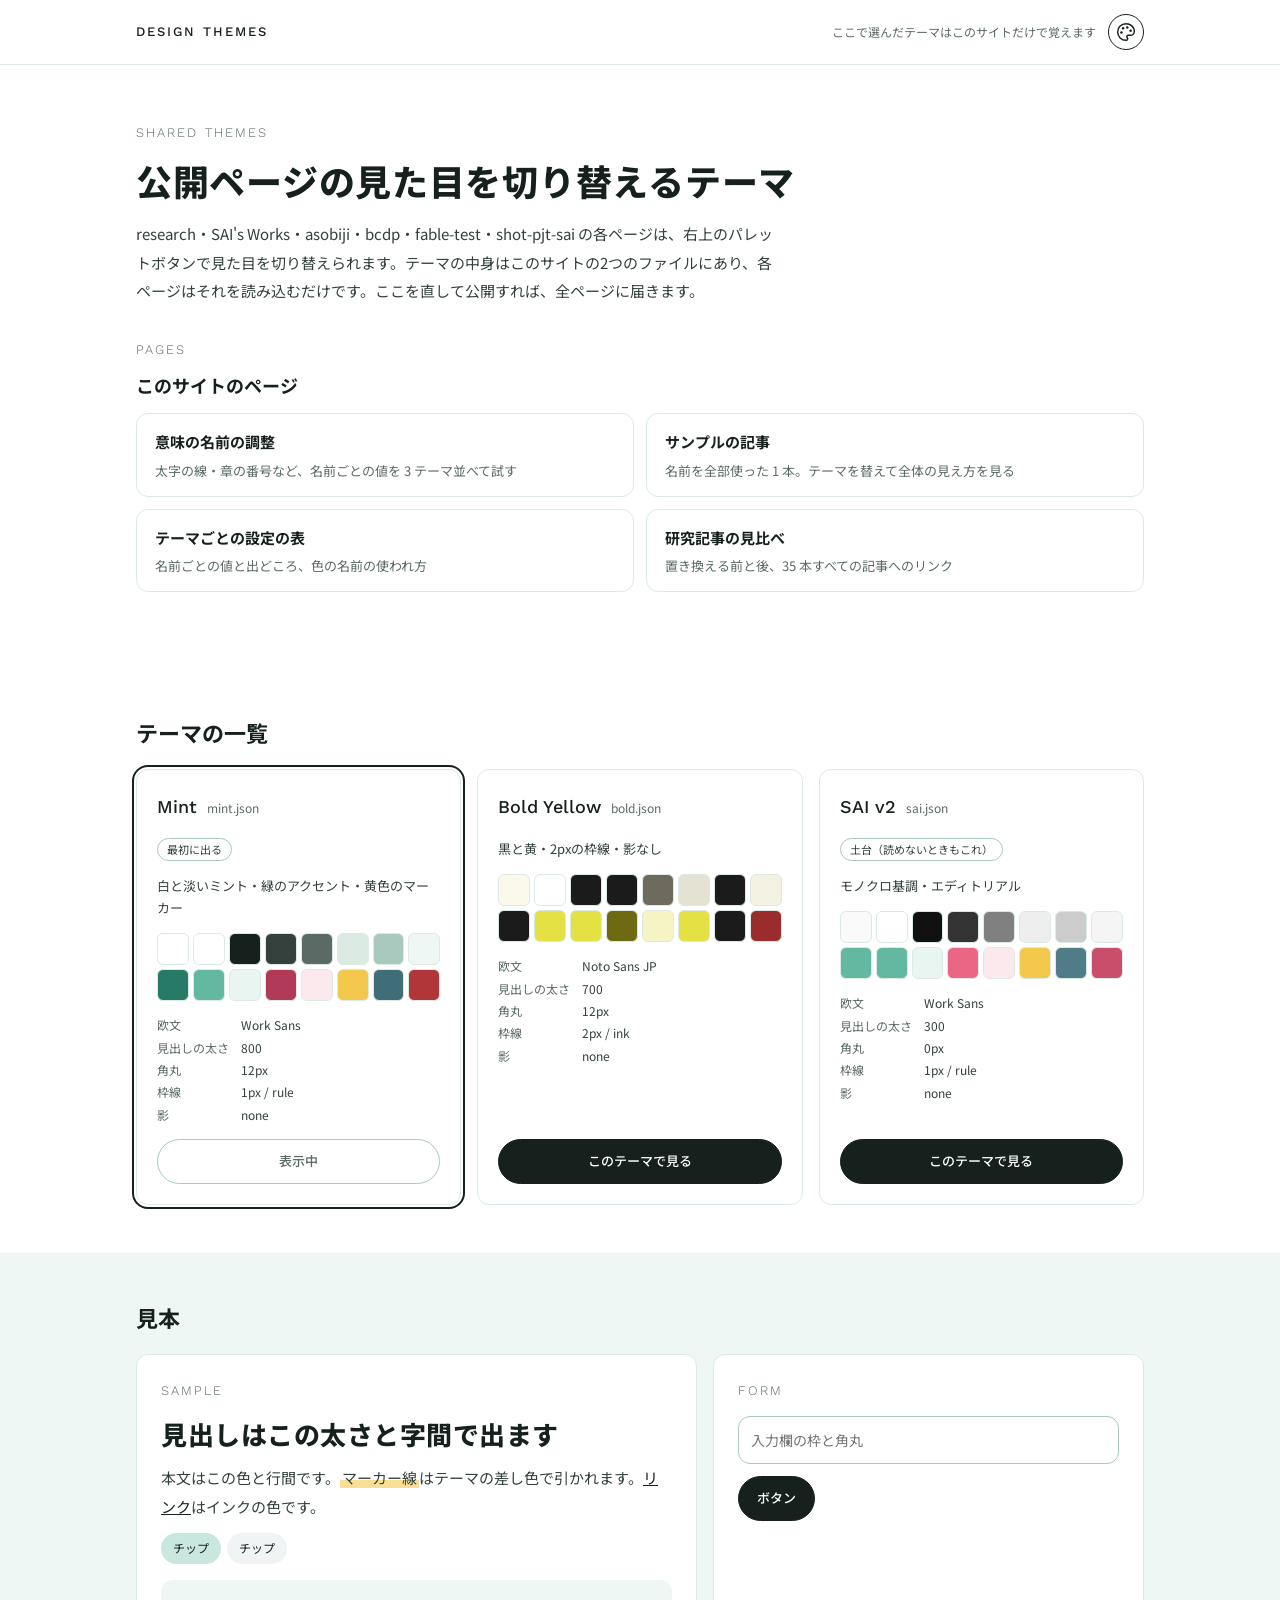
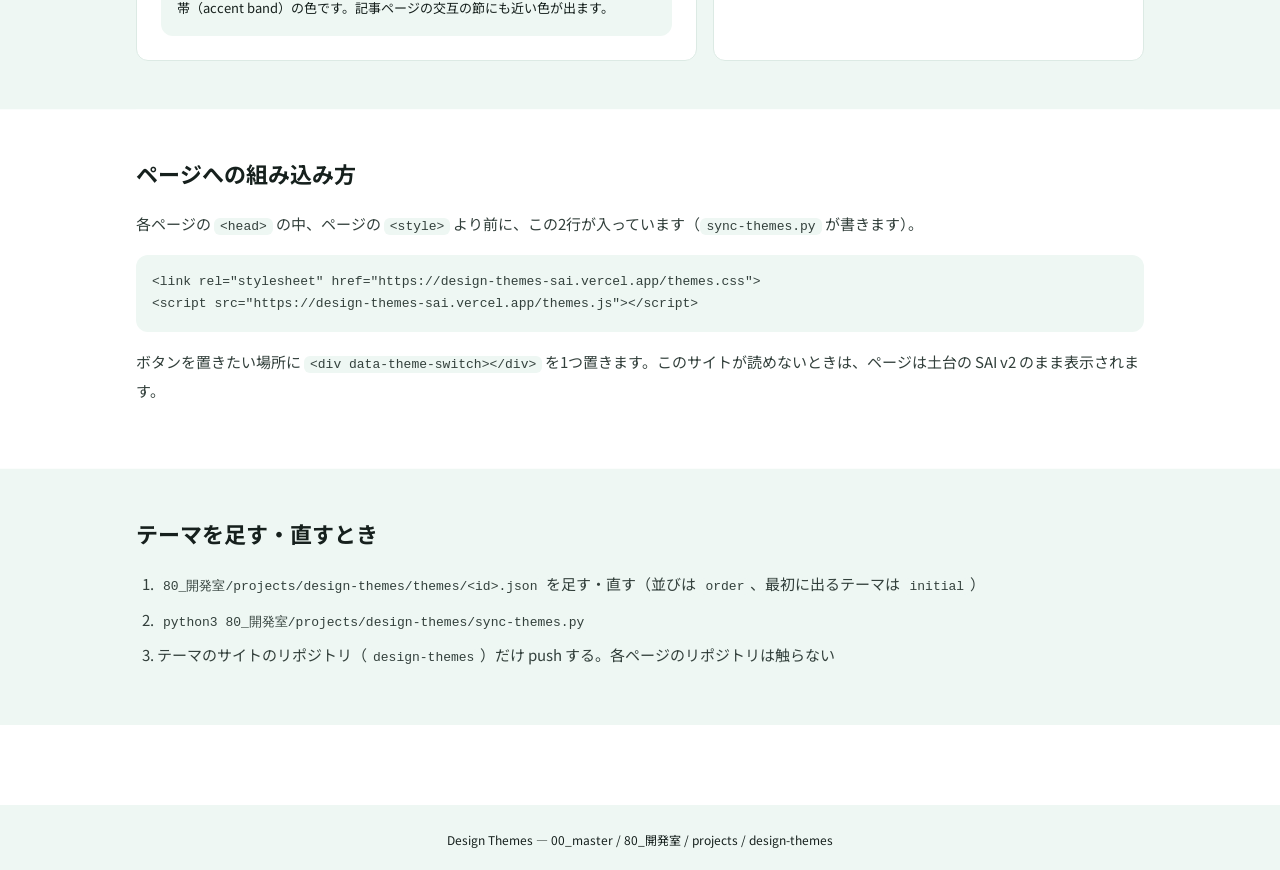
<file: index.html>
<!doctype html>
<html lang="ja">
<head>
<meta charset="utf-8">
<meta name="viewport" content="width=device-width, initial-scale=1">
<meta name="robots" content="noindex, nofollow">
<title>Design Themes</title>
<link rel="icon" href="/favicon.svg" type="image/svg+xml">
<link rel="preconnect" href="https://fonts.googleapis.com">
<link rel="preconnect" href="https://fonts.gstatic.com" crossorigin>
<link href="https://fonts.googleapis.com/css2?family=Noto+Sans+JP:wght@400;500;700;800&family=Work+Sans:wght@300;400;500;700;800&display=swap" rel="stylesheet">
<!-- このサイト自身のテーマ（同じ場所の themes.css / themes.js を読む） -->
<link rel="stylesheet" href="themes.css">
<script src="themes.js"></script>
<style>
  /* 土台（SAI v2）のパレット。テーマはこの上に html[data-theme] で重なる */
  :root {
    --paper: #FAFAFA;
    --paper-rgb: 250, 250, 250;
    --white: #FFFFFF;
    --ink: #111111;
    --text: #333333;
    --muted: #808080;
    --rule: #EEEEEE;
    --rule-strong: #CCCCCC;
    --tint: #F5F5F5;
    --teal: #62B8A0;
    --coral: #EB6584;
    --yellow: #F2C94C;
    --deep-teal: #4F7C87;
    --en: "Work Sans", "Helvetica Neue", Arial, sans-serif;
    --jp: "Noto Sans JP", "Hiragino Kaku Gothic ProN", "Hiragino Sans", sans-serif;
    --stripe: repeating-linear-gradient(135deg, var(--yellow) 0 14px, var(--teal) 14px 28px, var(--white) 28px 42px, var(--deep-teal) 42px 56px, var(--white) 56px 70px);
    --ls-display: 0.01em;
  }
/* THEMES:CSS:START */
/* =========================================================
   DESIGN THEMES — 土台（各ページに書き写す部分）
   sync-themes.py が各ページの THEMES:CSS 区間に流し込む。ページ側で手で書き換えないこと。
   ここにあるのは「テーマのサイトが読めなくても効いていてほしいもの」だけ:
     - 土台（SAI v2）で足りないトークンの既定値
     - 記事ページの節の帯（全テーマ共通）
   テーマごとの値・切り替えボタン・切り替えの処理はテーマのサイト（site/themes.css・site/themes.js）にあり、
   各ページは <link> と <script src> で読み込む。テーマを足す・並べ替える・色を直すときは、ここは触らない。
   ========================================================= */

/* --- 既定テーマ（sai）: ページ側のパレットに足りないトークンを補う --- */
:root {
  /* 形 */
  --r-card: 0px;        /* カード・パネルの角丸 */
  --r-pill: 48px;       /* チップ・タグ・ピルボタン */
  --r-input: 4px;       /* 入力欄 */
  --r-xs: 3px;          /* トースト等の極小要素 */
  --r-inner: 12px;      /* 吹き出し・入れ子カード */
  --r-band-card: 16px;  /* 一段大きいカード */
  --bw: 1px;            /* カードの枠線幅 */
  --r-scale: 1;         /* 角丸の倍率。値が散っているページ（research-sai）はこれで一括調整する */
  /* ページによって罫線トークンの名前が違う（sai-works系は --rule、research系は --line）。
     var() のフォールバックで両方に対応する。 */
  --card-line: var(--rule, var(--line));
  --input-line: var(--rule-strong, var(--line-strong));

  /* ページごとに既定が違うトークン（--paper-rgb / --ls-display）は
     ここに書かない。各ページの :root で定義し、テーマ側は
     html[data-theme="..."] ブロックでだけ上書きする。 */

  /* 文字 */
  --fw-display: 300;         /* 大見出しのウェイト */
  --ls-label: 0.14em;        /* 欧文ラベルの字間 */
  --label-case: uppercase;   /* 欧文ラベルの大文字化 */
  --lh-body: 1.9;            /* 本文の行間 */

  /* 影（既定は使わない。浮かせるテーマ用の受け口） */
  --shadow-card: none;
  --shadow-pop: none;

  /* アイコン（線画SVGの線の太さ） */
  --ico-sw: 1.5;
  --ico-sw-lg: 1.25;

  /* 装飾 */
  --caution: #c84e6c;                    /* 注意書きのラベル */
  --track-bg: #dde5e1;                   /* バーの溝 */
  --track-bg-soft: #eef1ef;              /* バーの溝（淡い方） */
  --lang-en-bg: #eef1f5;                 /* 言語バッジ（EN） */
  --lang-en-fg: #5a6b86;
  --mark-bg: rgba(98, 184, 160, .34);    /* マーカー線（標準） */
  --mark-c-bg: rgba(235, 101, 132, .28); /* マーカー線（強調） */
  --accent-band: var(--stripe);
  --footer-bg: var(--rule);
  --footer-fg: var(--muted);
  --chip-g-bg: rgba(98, 184, 160, .14);
  --chip-b-bg: rgba(79, 124, 135, .14);
  --mosaic: #62B8A0, #F2C94C, #EB6584, #4F7C87, #FFFFFF, #FFFFFF, #F5F5F5;
  /* 記事ページの節の交互の帯 */
  --sec-bg: var(--white);                /* 奇数番目の節の背景 */
  --sec-alt-bg: #F6F6F6;                 /* 偶数番目の節の背景（薄いテーマカラー） */
  --sec-pad-y: 48px;                     /* main 直下の節の上下余白 */
  --bleed: 100vw;                        /* 画面幅いっぱいに広げるときの幅（帯・ストライプ） */
  --hero-pb: 56px;                       /* ヘッダー（hero）の下余白。ストライプはこの下、節との境目に置く */
  --stripe-h: 4px;                       /* ヘッダー下のストライプの太さ */
}


/* --- 節ごとに背景を交互に変える（全ページ・全テーマ共通。2026-11-20 から research 以外にも広げた） ---
   「節」＝ main 直下（main が無いページは body 直下）の section・article・[data-sec] で、中に h2 があるもの。
   節が 2 つ以上並ぶページだけ、1・3・5…番目を --sec-bg（白）、2・4・6…番目を --sec-alt-bg（薄いテーマカラー）にする。
   帯は画面幅いっぱいに広げ、節と節の間に紙の色の隙間が出ないよう、節の外の余白（margin）は 0、上下の余白は --sec-pad-y にそろえる。
   見出し（h2）だけで区切ったページは、add-page.py が h2 ごとに section（data-sec-auto 付き） で包む。
   div で組んだ節（帯の div など）は data-sec を付ける。交互にしたくないページは body に data-sec-alt="off"。
   research の記事（ナビに .nav-inner / .gnav-inner がある）は、下の専用の指定で塗る（余白はページ側のまま）。 */
:is(body:not([data-sec-alt="off"]):not(:has(.nav-inner, .gnav-inner)):not(:has(> main)), body:not([data-sec-alt="off"]):not(:has(.nav-inner, .gnav-inner)) > main)
  > :is(section, article, [data-sec]):has(h2):is(:has(~ :is(section, article, [data-sec]) h2), :is(section, article, [data-sec]):has(h2) ~ *) {
  background: var(--sec-bg) !important; box-shadow: 0 0 0 var(--bleed) var(--sec-bg) !important; clip-path: inset(0 calc(var(--bleed) * -1));
  margin-top: 0 !important; margin-bottom: 0 !important; padding-top: var(--sec-pad-y) !important; padding-bottom: var(--sec-pad-y) !important;
}
:is(body:not([data-sec-alt="off"]):not(:has(.nav-inner, .gnav-inner)):not(:has(> main)), body:not([data-sec-alt="off"]):not(:has(.nav-inner, .gnav-inner)) > main)
  > :nth-child(even of :is(section, article, [data-sec]):has(h2)):is(:has(~ :is(section, article, [data-sec]) h2), :is(section, article, [data-sec]):has(h2) ~ *) {
  background: var(--sec-alt-bg) !important; box-shadow: 0 0 0 var(--bleed) var(--sec-alt-bg) !important;
}

/* --- research の記事ページ：節ごとに背景を交互に変える（全テーマ共通） ---
   奇数番目の節は白、偶数番目は薄いテーマカラー（--sec-alt-bg）。
   帯は画面幅いっぱいに広げる（box-shadow + clip-path で左右だけ伸ばす）。
   節は body 直下のページと main 直下のページがある。 */
/* 対象は research の記事ページ（ナビに .nav-inner / .gnav-inner がある）だけ。
   sai-works・LP・デザインシステムのページには効かせない。 */
body:has(.nav-inner, .gnav-inner) { overflow-x: clip; }
body:has(.nav-inner, .gnav-inner) > section,
body:has(.nav-inner, .gnav-inner) > main > section { background: var(--sec-bg); box-shadow: 0 0 0 var(--bleed) var(--sec-bg); clip-path: inset(0 calc(var(--bleed) * -1)); }
body:has(.nav-inner, .gnav-inner) > section:nth-of-type(even),
body:has(.nav-inner, .gnav-inner) > main > section:nth-of-type(even) { background: var(--sec-alt-bg); box-shadow: 0 0 0 var(--bleed) var(--sec-alt-bg); }
body:has(.nav-inner, .gnav-inner) > main > section[id^="sec-"] { padding-top: var(--sec-pad-y); padding-bottom: var(--sec-pad-y); }
/* 最後の節とフッターの間に紙の色の隙間を作らない */
body:has(.nav-inner, .gnav-inner) section ~ footer,
body:has(.nav-inner, .gnav-inner) main ~ footer { margin-top: 0 !important; }

/* ヘッダー下のストライプは、帯の境目（最初の節の上端）に描く。
   ページごとに hero の中の位置（.hero::after / .hero .wrap::after）と余白が違い、
   帯の端とずれていたので、hero 側のストライプは消して節の ::before に一本化する。
   hero の下余白は --hero-pb に揃え、hero の下罫線はストライプが代わりをするので消す。 */
body:has(.nav-inner, .gnav-inner) .hero { padding-bottom: var(--hero-pb) !important; border-bottom-width: 0 !important; }
body:has(.nav-inner, .gnav-inner) .hero::after,
body:has(.nav-inner, .gnav-inner) .hero .wrap::after { display: none !important; }
body:has(.nav-inner, .gnav-inner) > section:first-of-type,
body:has(.nav-inner, .gnav-inner) > main > section:first-of-type { position: relative; }
body:has(.nav-inner, .gnav-inner) > section:first-of-type::before,
body:has(.nav-inner, .gnav-inner) > main > section:first-of-type::before { content: ""; position: absolute; left: 0; right: 0; top: 0; height: var(--stripe-h); background: var(--stripe); z-index: 1; }

/* research のナビの題名（.brand）は、細い画面（320px など）でボタンの下にもぐらないよう折り返す（2026-11-20） */
@media (max-width: 400px) { .nav-inner > .brand, .gnav-inner > .brand { white-space: normal; min-width: 0; } }
/* THEMES:CSS:END */

  * { box-sizing: border-box; }
  html { -webkit-text-size-adjust: 100%; }
  body { margin: 0; background: var(--paper); color: var(--text); font-family: var(--jp); font-size: 15px; line-height: var(--lh-body); }
  a { color: var(--ink); }
  code { font-family: ui-monospace, SFMono-Regular, Menlo, monospace; font-size: 13px; background: var(--tint); padding: 1px 6px; border-radius: var(--r-xs); }

  .header { position: sticky; top: 0; z-index: 50; background: rgba(var(--paper-rgb), .86); backdrop-filter: blur(10px); -webkit-backdrop-filter: blur(10px); border-bottom: 1px solid var(--rule); }
  .header-inner { max-width: 1040px; margin: 0 auto; padding: 14px 16px; display: flex; align-items: center; gap: 16px; }
  .brand { font-family: var(--en); font-weight: 500; font-size: 13px; letter-spacing: var(--ls-label); text-transform: var(--label-case); color: var(--ink); }
  .header-right { margin-left: auto; display: flex; align-items: center; gap: 12px; }
  .header-note { font-size: 12px; color: var(--muted); }

  main { max-width: 1040px; margin: 0 auto; padding: 0 16px 80px; }
  .hero { padding: 56px 0 32px; }
  .label { font-family: var(--en); font-weight: 300; font-size: 13px; letter-spacing: var(--ls-label); text-transform: var(--label-case); color: var(--muted); margin: 0 0 10px; }
  h1 { font-size: 36px; line-height: 1.35; font-weight: var(--fw-display); letter-spacing: var(--ls-display); color: var(--ink); margin: 0 0 16px; }
  .lead { max-width: 640px; margin: 0; }
  .stripe { height: var(--stripe-h); background: var(--stripe); margin: 0 0 40px; }

  section { margin: 0 0 56px; }
  h2 { font-size: 22px; line-height: 1.5; font-weight: 700; color: var(--ink); margin: 0 0 20px; }

  .themes { display: grid; grid-template-columns: repeat(auto-fill, minmax(300px, 1fr)); gap: 16px; }
  .theme-card { background: var(--white); border: var(--bw) solid var(--card-line); border-radius: var(--r-card); box-shadow: var(--shadow-card); padding: 20px; display: flex; flex-direction: column; gap: 14px; }
  .theme-card[aria-current="true"] { outline: 2px solid var(--ink); outline-offset: 2px; }
  .theme-head { display: flex; align-items: baseline; gap: 10px; flex-wrap: wrap; }
  .theme-name { font-family: var(--en); font-size: 18px; font-weight: 500; color: var(--ink); }
  .theme-id { font-size: 12px; color: var(--muted); }
  .tags { display: flex; gap: 6px; flex-wrap: wrap; }
  .tag { font-size: 11px; line-height: 1; padding: 5px 9px; border: 1px solid var(--rule-strong); border-radius: var(--r-pill); color: var(--text); }
  .theme-desc { margin: 0; font-size: 13px; line-height: 1.7; }
  .swatches { display: grid; grid-template-columns: repeat(8, 1fr); gap: 4px; }
  .sw { aspect-ratio: 1; border-radius: var(--r-xs); border: 1px solid var(--rule); }
  .specs { margin: 0; display: grid; grid-template-columns: auto 1fr; gap: 2px 12px; font-size: 12px; line-height: 1.7; }
  .specs dt { color: var(--muted); }
  .specs dd { margin: 0; color: var(--text); overflow-wrap: anywhere; }
  .theme-card .use { margin-top: auto; }

  .btn { appearance: none; font: inherit; font-size: 13px; font-weight: 500; padding: 9px 18px; border-radius: var(--r-pill); border: var(--bw) solid var(--ink); background: var(--ink); color: var(--white); cursor: pointer; }
  .btn:hover { opacity: .85; }
  .btn[disabled] { background: transparent; color: var(--muted); border-color: var(--rule-strong); cursor: default; opacity: 1; }
  .btn:focus-visible { outline: 2px solid var(--ink); outline-offset: 2px; }

  .sample { display: grid; grid-template-columns: 1.3fr 1fr; gap: 16px; }
  .panel { background: var(--white); border: var(--bw) solid var(--card-line); border-radius: var(--r-card); box-shadow: var(--shadow-card); padding: 24px; }
  .panel p { margin: 0 0 12px; }
  .panel .big { font-size: 26px; line-height: 1.4; font-weight: var(--fw-display); letter-spacing: var(--ls-display); color: var(--ink); margin: 0 0 12px; }
  mark { background: linear-gradient(transparent 60%, var(--mark-bg) 60%); color: inherit; padding: 0 2px; }
  .chips { display: flex; gap: 6px; flex-wrap: wrap; margin: 0 0 16px; }
  .chip { font-size: 12px; padding: 4px 12px; border-radius: var(--r-pill); background: var(--chip-g-bg); color: var(--ink); }
  .chip.b { background: var(--chip-b-bg); }
  .band { background: var(--accent-band); border-radius: var(--r-inner); padding: 16px; font-size: 13px; color: var(--ink); }
  .field { display: block; width: 100%; font: inherit; font-size: 14px; padding: 10px 12px; border: 1px solid var(--input-line); border-radius: var(--r-input); background: var(--white); color: var(--text); margin: 0 0 12px; }

  pre { margin: 0; background: var(--tint); border-radius: var(--r-inner); padding: 16px; overflow-x: auto; font-size: 12.5px; line-height: 1.7; }
  pre code { background: none; padding: 0; }
  ol { padding-left: 1.4em; margin: 0; }
  ol li { margin: 0 0 6px; }

  footer { background: var(--footer-bg); color: var(--footer-fg); font-size: 12px; padding: 24px 16px; text-align: center; }

  @media (max-width: 768px) {
    h1 { font-size: 28px; }
    .sample { grid-template-columns: 1fr; }
    .header-note { display: none; }
  }

  /* このサイトのページ（2026-11-22） */
  .site-pages { margin: 32px 0 0; }
  .site-pages-h { margin: 6px 0 14px; font-size: 18px; color: var(--ink); }
  .site-pages-list { list-style: none; margin: 0; padding: 0; display: grid; grid-template-columns: repeat(2, minmax(0, 1fr)); gap: 12px; }
  .sp-link { display: flex; flex-direction: column; gap: 4px; min-height: 64px; padding: 14px 18px; background: var(--white); border: var(--bw) solid var(--card-line); border-radius: var(--r-card); color: var(--ink); text-decoration: none; }
  .sp-link:hover { border-color: var(--ink); }
  .sp-t { font-weight: 700; font-size: 15px; }
  .sp-d { font-size: 13px; color: var(--muted); line-height: 1.6; }
  @media (max-width: 640px) { .site-pages-list { grid-template-columns: 1fr; } }
</style>
</head>
<body>
<header class="header">
  <div class="header-inner">
    <span class="brand">Design Themes</span>
    <div class="header-right">
      <span class="header-note">ここで選んだテーマはこのサイトだけで覚えます</span>
      <div data-theme-switch></div>
    </div>
  </div>
</header>

<main>
  <div class="hero">
    <p class="label">Shared themes</p>
    <h1>公開ページの見た目を切り替えるテーマ</h1>
    <p class="lead">research・SAI's Works・asobiji・bcdp・fable-test・shot-pjt-sai の各ページは、右上のパレットボタンで見た目を切り替えられます。テーマの中身はこのサイトの2つのファイルにあり、各ページはそれを読み込むだけです。ここを直して公開すれば、全ページに届きます。</p>
    <nav class="site-pages" aria-label="このサイトのページ">
      <p class="label">Pages</p>
      <h2 class="site-pages-h">このサイトのページ</h2>
      <ul class="site-pages-list">
        <li><a class="sp-link" href="/tokens/"><span class="sp-t">意味の名前の調整</span><span class="sp-d">太字の線・章の番号など、名前ごとの値を 3 テーマ並べて試す</span></a></li>
        <li><a class="sp-link" href="/tokens/#sample"><span class="sp-t">サンプルの記事</span><span class="sp-d">名前を全部使った 1 本。テーマを替えて全体の見え方を見る</span></a></li>
        <li><a class="sp-link" href="/tokens/#table"><span class="sp-t">テーマごとの設定の表</span><span class="sp-d">名前ごとの値と出どころ、色の名前の使われ方</span></a></li>
        <li><a class="sp-link" href="/tokens/trial/"><span class="sp-t">研究記事の見比べ</span><span class="sp-d">置き換える前と後、35 本すべての記事へのリンク</span></a></li>
      </ul>
    </nav>
  </div>
  <div class="stripe"></div>

  <section>
    <h2>テーマの一覧</h2>
<!-- THEMES:CATALOG:START -->
    <div class="themes">
    <article class="theme-card" data-id="mint">
      <div class="theme-head"><span class="theme-name">Mint</span><span class="theme-id">mint.json</span></div>
      <div class="tags"><span class="tag">最初に出る</span></div>
      <p class="theme-desc">白と淡いミント・緑のアクセント・黄色のマーカー</p>
      <div class="swatches" aria-label="パレット"><span class="sw" style="background:#FFFFFF" title="paper #FFFFFF"></span><span class="sw" style="background:#FFFFFF" title="white #FFFFFF"></span><span class="sw" style="background:#16201D" title="ink #16201D"></span><span class="sw" style="background:#33403C" title="text #33403C"></span><span class="sw" style="background:#5B6A65" title="muted #5B6A65"></span><span class="sw" style="background:#DCEAE4" title="rule #DCEAE4"></span><span class="sw" style="background:#A9C9BE" title="rule_strong #A9C9BE"></span><span class="sw" style="background:#EEF7F3" title="tint #EEF7F3"></span><span class="sw" style="background:#277A65" title="accent #277A65"></span><span class="sw" style="background:#62B8A0" title="accent_bright #62B8A0"></span><span class="sw" style="background:#E8F5F1" title="accent_wash #E8F5F1"></span><span class="sw" style="background:#B03A57" title="emphasis #B03A57"></span><span class="sw" style="background:#FCE9EE" title="emphasis_wash #FCE9EE"></span><span class="sw" style="background:#F2C94C" title="highlight #F2C94C"></span><span class="sw" style="background:#3F6E79" title="deep #3F6E79"></span><span class="sw" style="background:#B0363A" title="danger #B0363A"></span></div>
      <dl class="specs"><dt>欧文</dt><dd>Work Sans</dd><dt>見出しの太さ</dt><dd>800</dd><dt>角丸</dt><dd>12px</dd><dt>枠線</dt><dd>1px / rule</dd><dt>影</dt><dd>none</dd></dl>
      <button type="button" class="btn use">このテーマで見る</button>
    </article>
    <article class="theme-card" data-id="bold">
      <div class="theme-head"><span class="theme-name">Bold Yellow</span><span class="theme-id">bold.json</span></div>
      
      <p class="theme-desc">黒と黄・2pxの枠線・影なし</p>
      <div class="swatches" aria-label="パレット"><span class="sw" style="background:#FAF9EC" title="paper #FAF9EC"></span><span class="sw" style="background:#FFFFFF" title="white #FFFFFF"></span><span class="sw" style="background:#1B1B1B" title="ink #1B1B1B"></span><span class="sw" style="background:#1B1B1B" title="text #1B1B1B"></span><span class="sw" style="background:#6E6B5E" title="muted #6E6B5E"></span><span class="sw" style="background:#E4E2D2" title="rule #E4E2D2"></span><span class="sw" style="background:#1B1B1B" title="rule_strong #1B1B1B"></span><span class="sw" style="background:#F2F1E2" title="tint #F2F1E2"></span><span class="sw" style="background:#1B1B1B" title="accent #1B1B1B"></span><span class="sw" style="background:#E3E143" title="accent_bright #E3E143"></span><span class="sw" style="background:#E3E143" title="accent_wash #E3E143"></span><span class="sw" style="background:#6E6A12" title="emphasis #6E6A12"></span><span class="sw" style="background:#F6F4C4" title="emphasis_wash #F6F4C4"></span><span class="sw" style="background:#E3E143" title="highlight #E3E143"></span><span class="sw" style="background:#1B1B1B" title="deep #1B1B1B"></span><span class="sw" style="background:#9B2C2C" title="danger #9B2C2C"></span></div>
      <dl class="specs"><dt>欧文</dt><dd>Noto Sans JP</dd><dt>見出しの太さ</dt><dd>700</dd><dt>角丸</dt><dd>12px</dd><dt>枠線</dt><dd>2px / ink</dd><dt>影</dt><dd>none</dd></dl>
      <button type="button" class="btn use">このテーマで見る</button>
    </article>
    <article class="theme-card" data-id="sai">
      <div class="theme-head"><span class="theme-name">SAI v2</span><span class="theme-id">sai.json</span></div>
      <div class="tags"><span class="tag">土台（読めないときもこれ）</span></div>
      <p class="theme-desc">モノクロ基調・エディトリアル</p>
      <div class="swatches" aria-label="パレット"><span class="sw" style="background:#FAFAFA" title="paper #FAFAFA"></span><span class="sw" style="background:#FFFFFF" title="white #FFFFFF"></span><span class="sw" style="background:#111111" title="ink #111111"></span><span class="sw" style="background:#333333" title="text #333333"></span><span class="sw" style="background:#808080" title="muted #808080"></span><span class="sw" style="background:#EEEEEE" title="rule #EEEEEE"></span><span class="sw" style="background:#CCCCCC" title="rule_strong #CCCCCC"></span><span class="sw" style="background:#F5F5F5" title="tint #F5F5F5"></span><span class="sw" style="background:#62B8A0" title="accent #62B8A0"></span><span class="sw" style="background:#62B8A0" title="accent_bright #62B8A0"></span><span class="sw" style="background:#E8F5F1" title="accent_wash #E8F5F1"></span><span class="sw" style="background:#EB6584" title="emphasis #EB6584"></span><span class="sw" style="background:#FCE9EE" title="emphasis_wash #FCE9EE"></span><span class="sw" style="background:#F2C94C" title="highlight #F2C94C"></span><span class="sw" style="background:#4F7C87" title="deep #4F7C87"></span><span class="sw" style="background:#C84E6C" title="danger #C84E6C"></span></div>
      <dl class="specs"><dt>欧文</dt><dd>Work Sans</dd><dt>見出しの太さ</dt><dd>300</dd><dt>角丸</dt><dd>0px</dd><dt>枠線</dt><dd>1px / rule</dd><dt>影</dt><dd>none</dd></dl>
      <button type="button" class="btn use">このテーマで見る</button>
    </article>
    </div>
<!-- THEMES:CATALOG:END -->
  </section>

  <section>
    <h2>見本</h2>
    <div class="sample">
      <div class="panel">
        <p class="label">Sample</p>
        <p class="big">見出しはこの太さと字間で出ます</p>
        <p>本文はこの色と行間です。<mark>マーカー線</mark>はテーマの差し色で引かれます。<a href="#">リンク</a>はインクの色です。</p>
        <div class="chips"><span class="chip">チップ</span><span class="chip b">チップ</span></div>
        <div class="band">帯（accent band）の色です。記事ページの交互の節にも近い色が出ます。</div>
      </div>
      <div class="panel">
        <p class="label">Form</p>
        <input class="field" type="text" placeholder="入力欄の枠と角丸">
        <button type="button" class="btn">ボタン</button>
      </div>
    </div>
  </section>

  <section>
    <h2>ページへの組み込み方</h2>
    <p>各ページの <code>&lt;head&gt;</code> の中、ページの <code>&lt;style&gt;</code> より前に、この2行が入っています（<code>sync-themes.py</code> が書きます）。</p>
    <pre><code>&lt;link rel="stylesheet" href="https://design-themes-sai.vercel.app/themes.css"&gt;
&lt;script src="https://design-themes-sai.vercel.app/themes.js"&gt;&lt;/script&gt;</code></pre>
    <p style="margin-top:16px">ボタンを置きたい場所に <code>&lt;div data-theme-switch&gt;&lt;/div&gt;</code> を1つ置きます。このサイトが読めないときは、ページは土台の SAI v2 のまま表示されます。</p>
  </section>

  <section>
    <h2>テーマを足す・直すとき</h2>
    <ol>
      <li><code>80_開発室/projects/design-themes/themes/&lt;id&gt;.json</code> を足す・直す（並びは <code>order</code>、最初に出るテーマは <code>initial</code>）</li>
      <li><code>python3 80_開発室/projects/design-themes/sync-themes.py</code></li>
      <li>テーマのサイトのリポジトリ（<code>design-themes</code>）だけ push する。各ページのリポジトリは触らない</li>
    </ol>
  </section>
</main>

<footer>Design Themes — 00_master / 80_開発室 / projects / design-themes</footer>

<script>
  /* 一覧の「このテーマで見る」と、いま選ばれているカードの印 */
  function markCurrentTheme(id) {
    document.querySelectorAll('.theme-card').forEach(function (card) {
      var on = card.getAttribute('data-id') === id;
      card.setAttribute('aria-current', String(on));
      var b = card.querySelector('.use');
      b.disabled = on;
      b.textContent = on ? '表示中' : 'このテーマで見る';
    });
  }
  window.onThemeChange = markCurrentTheme;
  document.querySelectorAll('.theme-card .use').forEach(function (b) {
    b.addEventListener('click', function () {
      if (typeof applyTheme === 'function') applyTheme(b.closest('.theme-card').getAttribute('data-id'), true);
    });
  });
  if (typeof activeTheme !== 'undefined') markCurrentTheme(activeTheme);
</script>
</body>
</html>
</file>
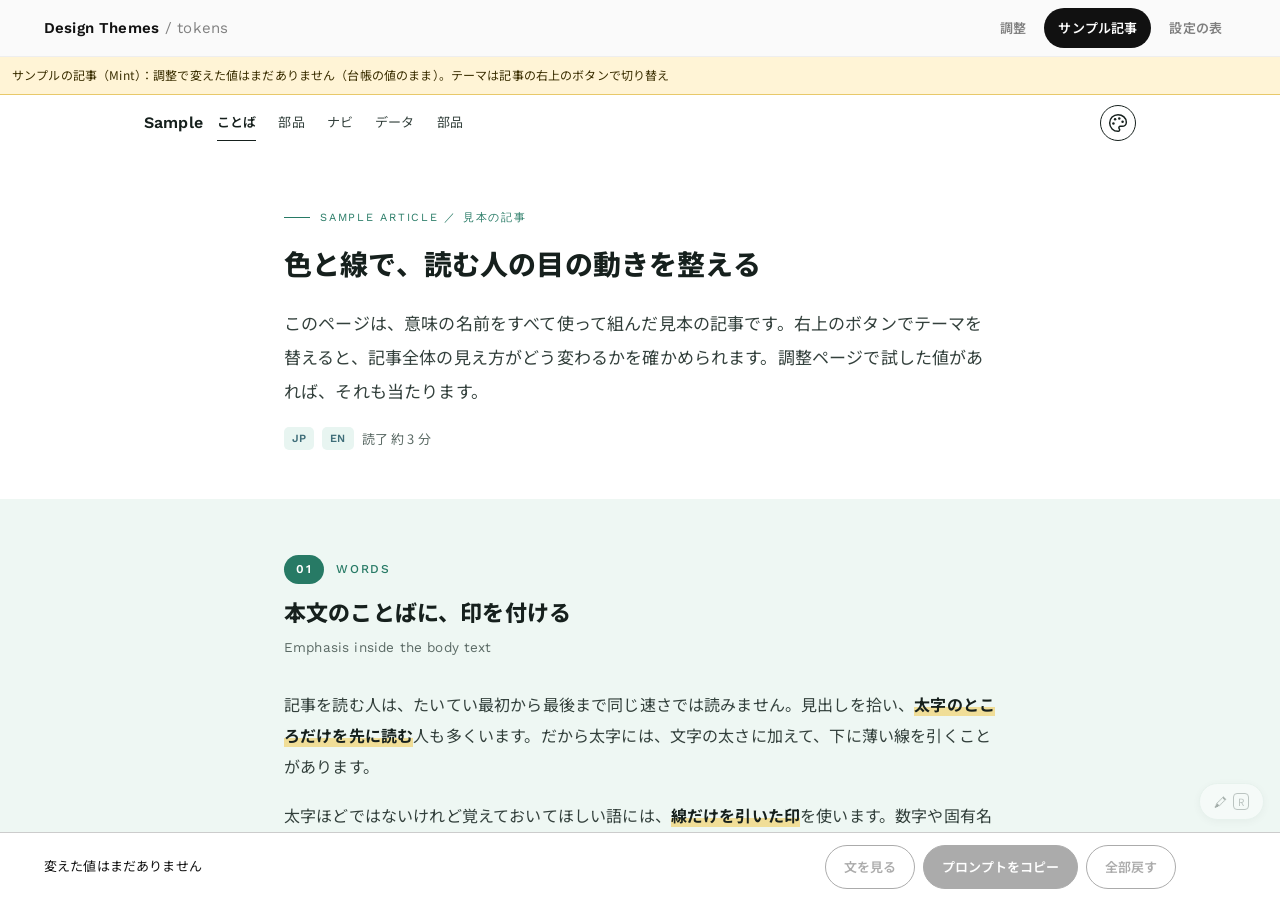
<file: tokens/sample/index.html>
<!doctype html>
<html lang="ja">
<head>
<meta charset="utf-8">
<meta name="viewport" content="width=device-width, initial-scale=1">
<meta name="robots" content="noindex, nofollow">
<title>サンプルの記事</title>
<link rel="icon" href="../favicon.svg" type="image/svg+xml">
<link rel="preconnect" href="https://fonts.googleapis.com">
<link rel="preconnect" href="https://fonts.gstatic.com" crossorigin>
<link href="https://fonts.googleapis.com/css2?family=Noto+Sans+JP:wght@400;500;700;800&family=Work+Sans:wght@300;400;500;600;700&display=swap" rel="stylesheet">
<!-- テーマの切り替えあり（Mint → Bold Yellow → SAI v2）。build.py が themes.css / themes.js に版（?v=）を付ける -->
<link rel="stylesheet" href="/themes.css?v=3d356b1134">
<script src="/themes.js?v=2c8d57ecca"></script>
<style>
  /* 土台（SAI v2）の値。テーマは html[data-theme] で重なる。意味の名前（--strong-line など）は themes.css が持つ */
  :root {
    --paper: #FAFAFA; --paper-rgb: 250, 250, 250; --white: #FFFFFF; --ink: #111111; --text: #333333; --muted: #808080;
    --rule: #EEEEEE; --rule-strong: #CCCCCC; --tint: #F5F5F5;
    --teal: #62B8A0; --coral: #EB6584; --yellow: #F2C94C; --deep-teal: #4F7C87;
    --en: "Work Sans", "Helvetica Neue", Arial, sans-serif;
    --jp: "Noto Sans JP", "Hiragino Kaku Gothic ProN", "Hiragino Sans", sans-serif;
    --stripe: repeating-linear-gradient(135deg, var(--yellow) 0 14px, var(--teal) 14px 28px, #FFFFFF 28px 42px, var(--deep-teal) 42px 56px, #FFFFFF 56px 70px);
    --ls-label: 0.14em; --label-case: uppercase;
  }
  * { box-sizing: border-box; }
  html { -webkit-text-size-adjust: 100%; scroll-behavior: smooth; }
  body { margin: 0; background: var(--page-bg); color: var(--body-fg); font-family: var(--jp); font-size: 16px; line-height: 1.95; letter-spacing: .01em; overflow-x: clip; }
  .wrap { max-width: 760px; margin: 0 auto; padding: 0 24px; }
  .wide { max-width: 1040px; }

  /* 23 ヘッダー・24 章ナビ・27 切り替え */
  .hd { position: sticky; top: 0; z-index: 50; background: var(--header-bg); backdrop-filter: blur(8px); -webkit-backdrop-filter: blur(8px); }
  .hd-in { display: flex; align-items: center; gap: 14px; min-height: 56px; }
  .brand { font-family: var(--en); font-weight: 600; color: var(--header-fg); text-decoration: none; white-space: nowrap; }
  .hd-in [data-theme-switch] { margin-left: auto; color: var(--switch-fg); }
  .chapnav { display: flex; gap: 22px; overflow-x: auto; scrollbar-width: none; font-size: 13px; padding-bottom: 2px; }
  .chapnav::-webkit-scrollbar { display: none; }
  .chapnav a { padding: 6px 0; color: var(--chapnav-fg); text-decoration: none; white-space: nowrap; border-bottom: var(--chapnav-on-w) solid transparent; }
  .chapnav a.on { color: var(--chapnav-on-fg); font-weight: 600; border-bottom-color: var(--chapnav-on-c); }

  /* 調整ページの値を当てているときの知らせ */
  /* 画面の下に固定。右下の指摘モードのボタンと重ならないよう右に余白 */
  .tuned { display: none; position: fixed; left: 0; right: 0; bottom: 0; z-index: 55; background: #FFF4D6; color: #3A2E00; font-size: 13px; line-height: 1.6; border-top: 1px solid #E8C96A; }
  .tuned.on { display: block; }
  body:has(.tuned.on) { padding-bottom: 96px; }
  /* 調整ページの中（iframe）では、当てている件数は外側の帯に出すので、ここの帯は出さない */
  html.embed .tuned { display: none !important; }
  html.embed body { padding-bottom: 0 !important; }
  .tuned .wrap { display: flex; flex-wrap: wrap; gap: 6px 12px; align-items: center; padding-top: 10px; padding-bottom: 10px; padding-right: 84px; max-width: 1040px; }
  @media (max-width: 560px) { .tuned .wrap { padding-right: 76px; } }
  .tuned button, .tuned a { font: inherit; font-weight: 600; color: #3A2E00; background: #FFFFFF; border: 1px solid #C9A94A; border-radius: 48px; padding: 4px 12px; cursor: pointer; text-decoration: none; }

  /* 32 ヒーロー・9 小ラベル・8 題名・14 リード */
  .hero { position: relative; overflow: hidden; background: var(--hero-area-bg); padding: 56px 0 48px; }
  .hero-orn { display: var(--hero-area-orn-show); position: absolute; right: -40px; top: -40px; width: 180px; height: 180px; border-radius: 50%; background: var(--yellow); opacity: .35; }
  .eyebrow { display: flex; align-items: center; gap: 10px; margin: 0 0 16px; font-family: var(--en); font-size: 11px; letter-spacing: var(--ls-label); text-transform: var(--label-case); color: var(--eyebrow-fg); }
  .eyebrow::before { content: ""; width: 26px; border-top: var(--eyebrow-line); }
  h1 { margin: 0 0 22px; font-size: var(--title-size); line-height: 1.4; font-weight: var(--title-w); color: var(--title-fg); }
  .lede { margin: 0; font-size: 17px; line-height: 2; color: var(--lede-fg); }
  .meta { margin: 18px 0 0; display: flex; gap: 8px; flex-wrap: wrap; align-items: center; font-size: 13px; color: var(--muted); }
  /* 39 言語バッジ */
  .lang { display: inline-block; padding: 1px 8px; border-radius: 5px; font-family: var(--en); font-size: 11px; font-weight: 600; background: var(--langtag-bg); color: var(--langtag-fg); }
  /* 30 縞 */
  .headstripe { display: var(--headstripe-show); height: 4px; background: var(--stripe); }

  /* 29 節の帯 */
  .sec { background: var(--band-bg); padding: 56px 0; }
  .sec:nth-of-type(even) { background: var(--band-alt-bg); }
  /* 10 章の番号とラベル・11 章見出し・12 副題・13 小見出し */
  .secno { display: flex; align-items: center; gap: 12px; margin: 0 0 12px; font-family: var(--en); font-size: 12px; letter-spacing: .14em; text-transform: uppercase; }
  .secno .n { background: var(--secno-bg); color: var(--secno-fg); border-radius: var(--secno-r); padding: 3px 12px; font-weight: 600; }
  .secno .l { color: var(--seclabel-fg); font-weight: 500; }
  h2 { position: relative; isolation: isolate; width: fit-content; max-width: 100%; margin: 0; font-size: var(--h2-size); line-height: 1.45; font-weight: var(--h2-w); color: var(--h2-fg); }
  h2::before { content: ""; display: var(--h2-orn-show); position: absolute; z-index: -1; left: -16px; top: -12px; width: 46px; height: 46px; border-radius: 50%; background: var(--yellow); opacity: .5; }
  .secsub { margin: 6px 0 28px; font-family: var(--en); font-size: 13.5px; color: var(--secsub-fg); }
  h3 { margin: 40px 0 10px; font-size: var(--h3-size); line-height: 1.6; font-weight: var(--h3-w); color: var(--h3-fg); }
  p { margin: 0 0 18px; }

  /* 1〜7 文字の強調 */
  strong { color: var(--strong-fg); font-weight: var(--strong-w); background: var(--strong-line); }
  mark { color: var(--strong-fg); font-weight: var(--strong-w); background: var(--mark-line); }
  .hl { color: var(--hl-fg); font-weight: var(--hl-w); }
  em { font-style: var(--em-font); }
  small { color: var(--small-fg); font-size: var(--small-size); }
  a.ln { color: var(--link-fg); text-decoration: none; border-bottom: var(--link-line); }
  code { background: var(--code-bg); color: var(--code-fg); border-radius: var(--code-r); padding: 1px 6px; font-family: ui-monospace, Menlo, monospace; font-size: .88em; }

  /* 15 注記・16 引用・17 カード・18 数字のカード */
  .note { margin: 24px 0; padding: 16px 20px; background: var(--note-bg); border: var(--card-line-w) solid var(--card-line-c); border-left: var(--note-line); border-radius: 0; font-size: 15px; }
  .note b { color: var(--ink); }
  blockquote { margin: 24px 0; padding: 14px 20px; background: var(--quote-bg); border-left: var(--quote-line); font-size: 16px; color: var(--ink); }
  blockquote cite { display: block; margin-top: 6px; font-style: normal; font-size: 13px; color: var(--muted); }
  .cards { display: grid; grid-template-columns: repeat(2, minmax(0, 1fr)); gap: 14px; margin: 24px 0; }
  .card { background: var(--card-bg); border: var(--card-line-w) solid var(--card-line-c); border-radius: var(--card-r); padding: 18px; font-size: 14.5px; }
  .card h4 { margin: 0 0 6px; font-size: 15px; color: var(--ink); }
  .stat { background: var(--stat-bg); }
  .stat .n { display: block; font-family: var(--en); font-size: 40px; line-height: 1.1; font-weight: 500; color: var(--stat-fg); }
  .stat .l { font-size: 12.5px; color: var(--muted); }
  @media (max-width: 560px) { .cards { grid-template-columns: 1fr; } }

  /* 19 チップ・20 番号の丸・21 ボタン・22 入力欄 */
  .chips { display: flex; flex-wrap: wrap; gap: 8px; margin: 20px 0; }
  .chip { font-size: 13px; padding: 6px 14px; border-radius: var(--chip-r); border: 1px solid var(--chip-line-c); color: var(--chip-fg); background: transparent; }
  .chip.on { background: var(--chip-on-bg); color: var(--chip-on-fg); border-color: var(--chip-on-bg); }
  ol.steps { list-style: none; counter-reset: s; margin: 20px 0; padding: 0; }
  ol.steps li { counter-increment: s; position: relative; padding-left: 44px; margin-bottom: 14px; }
  ol.steps li::before { content: counter(s); position: absolute; left: 0; top: 2px; width: 28px; height: 28px; border-radius: var(--badge-r); background: var(--badge-bg); color: var(--badge-fg); font-family: var(--en); font-size: 12px; font-weight: 700; display: flex; align-items: center; justify-content: center; }
  .actions { display: flex; flex-wrap: wrap; gap: 12px; align-items: center; margin: 24px 0; }
  .btn { display: inline-flex; align-items: center; min-height: 48px; padding: 0 28px; background: var(--btn-bg); color: var(--btn-fg); border-radius: var(--btn-r); font-size: 14px; font-weight: 600; text-decoration: none; }
  .input { flex: 1 1 220px; min-height: 44px; padding: 0 14px; background: var(--input-bg); border: 1px solid var(--input-line-c); border-radius: var(--input-r); font: 14px var(--jp); color: var(--ink); }

  /* 25 目次・26 タブ */
  .toc { margin: 24px 0; border-top: 1px solid var(--rule); }
  .toc a { display: block; padding: 12px 16px; border-bottom: 1px solid var(--rule); border-left: var(--toc-on-w) solid transparent; color: var(--text); text-decoration: none; font-size: 14.5px; background: var(--white); }
  .toc a.on { border-left-color: var(--toc-on-c); color: var(--ink); font-weight: 600; }
  .tabs { display: flex; gap: 22px; margin: 24px 0 12px; font-size: 14px; border-bottom: 1px solid var(--rule); }
  .tabs span { padding: 8px 0; color: var(--muted); border-bottom: var(--tab-on-w) solid transparent; margin-bottom: -1px; }
  .tabs span.on { color: var(--ink); font-weight: 600; border-bottom-color: var(--tab-on-c); }

  /* 31 区切り線・34 アイコン・35 表・36 箇条書き・37 図・38 バー・40 飾り・41 動き */
  hr { border: 0; border-top: var(--divider-line); margin: 36px 0; }
  .ico-row { display: flex; gap: 14px; align-items: center; margin: 20px 0; font-size: 14px; }
  .ico { width: 28px; height: 28px; flex: none; fill: none; stroke: var(--icon-fg); stroke-width: var(--icon-w); stroke-linecap: round; stroke-linejoin: round; }
  .tbl { overflow-x: auto; margin: 24px 0; }
  table { border-collapse: collapse; width: 100%; font-size: 14px; min-width: 420px; }
  th { text-align: left; font-weight: 500; font-size: 12px; color: var(--muted); padding: 8px 10px; border-bottom: var(--table-head-line); }
  td { padding: 10px; border-bottom: 1px solid var(--rule); }
  tbody tr:nth-child(even) td { background: var(--table-zebra-bg); }
  ul.dots { list-style: none; margin: 20px 0; padding: 0; }
  ul.dots li { position: relative; padding-left: 20px; margin-bottom: 8px; }
  ul.dots li::before { content: ""; position: absolute; left: 3px; top: .8em; width: 6px; height: 6px; border-radius: 50%; background: var(--list-dot-bg); }
  figure { margin: 28px 0; padding: 16px; background: var(--figure-bg); border: var(--figure-line); }
  figcaption { margin-top: 10px; font-size: 13px; color: var(--muted); }
  .bars { display: grid; gap: 10px; }
  .bar-row { display: grid; grid-template-columns: 7em 1fr 3em; gap: 10px; align-items: center; font-size: 13px; }
  .track { height: 10px; background: var(--meter-track-bg); border-radius: 999px; overflow: hidden; }
  .track i { display: block; height: 100%; background: var(--meter-fill-bg); }
  .mosaic { display: var(--orn-show); margin: 28px 0; height: 56px; background:
      linear-gradient(90deg, var(--teal) 0 20%, var(--yellow) 20% 40%, var(--coral) 40% 60%, var(--deep-teal) 60% 80%, var(--tint) 80%); }
  .rise { animation: rise 1.4s ease-in-out alternate; animation-iteration-count: calc(var(--motion-show) * 999); }
  @keyframes rise { from { opacity: .25; transform: translateY(10px); } to { opacity: 1; transform: none; } }

  /* 42〜45 記事の部品（研究記事の独自の部品が、古いトークンをつなぎ替えて使う名前） */
  .p-box { margin: 20px 0; padding: 16px 20px; background: var(--card-bg); border: var(--card-line-w) solid var(--card-line-c); border-radius: var(--card-r); }
  .p-head { margin: 0 0 4px; font-family: var(--en); font-size: 12px; font-weight: 600; letter-spacing: .12em; text-transform: uppercase; color: var(--part-accent-fg); }
  .p-val { color: var(--part-accent-fg); font-weight: 700; }
  .p-tags { display: flex; gap: 8px; flex-wrap: wrap; margin: 16px 0; }
  .p-tag { font-size: 13px; padding: 3px 10px; border-radius: 4px; background: var(--part-wash-bg); color: var(--ink); }
  .p-panel { margin: 16px 0; padding: 14px 18px; background: var(--part-panel-bg); font-size: 14.5px; }
  .p-alert { margin: 0 0 4px; font-size: 12px; font-weight: 700; letter-spacing: .08em; color: var(--alert-fg); }
  .p-title { margin: 0 0 4px; font-size: 15px; font-weight: 700; color: var(--part-head-fg); }
  .p-refs { margin: 24px 0 0; padding-top: 12px; border-top: 1px solid var(--part-line-c); font-size: 13px; color: var(--small-fg); }
  .p-alt { margin: 20px 0; padding: 14px 18px; background: var(--note-alt-bg); border-left: 3px solid var(--note-alt-line-c); color: var(--note-alt-fg); font-size: 14.5px; }
  /* 33 フッター */
  footer { background: var(--pagefoot-bg); color: var(--pagefoot-fg); font-size: 13px; padding: 40px 0; }
  footer a { color: inherit; }

  @media (max-width: 560px) { .wrap { padding: 0 16px; } .hero { padding: 40px 0 36px; } .sec { padding: 44px 0; } }
</style>
</head>
<body>
<header class="hd">
  <div class="wrap wide hd-in">
    <a class="brand" href="../#tune" target="_top">Sample</a>
    <nav class="chapnav" aria-label="章">
      <a href="#s1" class="on">ことば</a><a href="#s2">部品</a><a href="#s3">ナビ</a><a href="#s4">データ</a><a href="#s5">部品</a>
    </nav>
    <div data-theme-switch></div>
  </div>
</header>
<div class="tuned" id="tuned" role="status">
  <div class="wrap"><span id="tuned-msg"></span><button type="button" id="tuned-off">当てない</button><a href="../#tune" target="_top">調整へ</a></div>
</div>

<main>
  <section class="hero">
    <span class="hero-orn" aria-hidden="true"></span>
    <div class="wrap">
      <p class="eyebrow">Sample article ／ 見本の記事</p>
      <h1>色と線で、読む人の目の動きを整える</h1>
      <p class="lede">このページは、意味の名前をすべて使って組んだ見本の記事です。右上のボタンでテーマを替えると、記事全体の見え方がどう変わるかを確かめられます。調整ページで試した値があれば、それも当たります。</p>
      <p class="meta"><span class="lang">JP</span><span class="lang">EN</span><span>読了 約 3 分</span></p>
    </div>
  </section>
  <div class="headstripe"></div>

  <section class="sec" id="s1">
    <div class="wrap">
      <div class="secno"><span class="n">01</span><span class="l">Words</span></div>
      <h2>本文のことばに、印を付ける</h2>
      <p class="secsub">Emphasis inside the body text</p>
      <p>記事を読む人は、たいてい最初から最後まで同じ速さでは読みません。見出しを拾い、<strong>太字のところだけを先に読む</strong>人も多くいます。だから太字には、文字の太さに加えて、下に薄い線を引くことがあります。</p>
      <p>太字ほどではないけれど覚えておいてほしい語には、<mark>線だけを引いた印</mark>を使います。数字や固有名詞のように、<span class="hl">色で目立たせたい語</span>もあります。</p>
      <p>英語の書名は <em>The Magical Number Seven</em> のように斜体にし、出典の補足は<small>（Miller, 1956）</small>のように小さく添えます。詳しい説明は<a class="ln" href="#s2">次の章</a>に回し、値の名前は <code>--strong-line-c</code> のように書きます。</p>
      <h3>強調を増やしすぎない</h3>
      <p>どの段落にも太字があると、どれも目立たなくなります。1 つの段落に 1 か所くらいがめやすです。</p>
      <div class="note"><b>注記</b>：注記の箱は、左の線の色と太さで、本文と区別します。</div>
      <blockquote>「読みやすさは、書き手の気づかいがそのまま形になったものだ。」<cite>── 見本のための引用</cite></blockquote>
    </div>
  </section>

  <section class="sec" id="s2">
    <div class="wrap">
      <div class="secno"><span class="n">02</span><span class="l">Parts</span></div>
      <h2>囲みと部品をそろえる</h2>
      <p class="secsub">Cards, chips, buttons and inputs</p>
      <div class="cards">
        <div class="card"><h4>カード</h4>地の色、枠の色と太さ、角丸の 4 つで見た目が決まります。</div>
        <div class="card stat"><span class="n">47</span><span class="l">数字のカード：大きな数字と小さなラベル</span></div>
      </div>
      <div class="chips"><span class="chip on">すべて</span><span class="chip">色</span><span class="chip">線</span><span class="chip">文字</span></div>
      <ol class="steps">
        <li>調整ページで値を変える</li>
        <li>このページで記事全体の見え方を確かめる</li>
        <li>気に入ったら、プロンプトをコピーして依頼する</li>
      </ol>
      <div class="actions"><a class="btn" href="../#tune" target="_top">調整へ戻る →</a><input class="input" type="text" placeholder="検索する" aria-label="検索の見本"></div>
    </div>
  </section>

  <section class="sec" id="s3">
    <div class="wrap">
      <div class="secno"><span class="n">03</span><span class="l">Navigation</span></div>
      <h2>いまどこにいるかを示す</h2>
      <p class="secsub">Table of contents and tabs</p>
      <p>目次では、いま開いている行の左に線を引きます。タブでは、選んでいるものの下に線を引きます。</p>
      <nav class="toc" aria-label="目次の見本"><a href="#s1" class="on">01 本文のことばに、印を付ける</a><a href="#s2">02 囲みと部品をそろえる</a><a href="#s3">03 いまどこにいるかを示す</a><a href="#s4">04 数字と図を見せる</a></nav>
      <div class="tabs" role="tablist" aria-label="タブの見本"><span class="on">記事</span><span>図</span><span>出典</span></div>
      <hr>
      <div class="ico-row"><svg class="ico" viewBox="0 0 24 24" aria-hidden="true"><circle cx="12" cy="12" r="9"/><path d="m15.5 8.5-2 5-5 2 2-5z"/></svg><span>アイコンは線の色と太さで、本文とのつり合いを取ります。</span></div>
    </div>
  </section>

  <section class="sec" id="s4">
    <div class="wrap">
      <div class="secno"><span class="n">04</span><span class="l">Data</span></div>
      <h2>数字と図を見せる</h2>
      <p class="secsub">Tables, lists, figures and bars</p>
      <div class="tbl"><table>
        <thead><tr><th>部品</th><th>変えられる値</th><th>数</th></tr></thead>
        <tbody><tr><td>強調</td><td>線の色・濃さ・高さ</td><td>3</td></tr><tr><td>カード</td><td>地・枠・角丸</td><td>4</td></tr><tr><td>表</td><td>見出し行の線・縞</td><td>3</td></tr><tr><td>バー</td><td>中身・溝</td><td>2</td></tr></tbody>
      </table></div>
      <ul class="dots"><li>箇条書きの印は、色だけを変えられます</li><li>点の大きさは、どのテーマでも同じです</li></ul>
      <figure>
        <div class="bars">
          <div class="bar-row"><span>強調</span><span class="track"><i style="width:72%"></i></span><span>72%</span></div>
          <div class="bar-row"><span>見出し</span><span class="track"><i style="width:48%"></i></span><span>48%</span></div>
          <div class="bar-row"><span>ナビ</span><span class="track"><i style="width:30%"></i></span><span>30%</span></div>
        </div>
        <figcaption>図：見本の数字（意味はありません）</figcaption>
      </figure>
      <div class="mosaic" aria-hidden="true"></div>
      <p class="rise">この段落は「動き」を出すと、ふわっと浮かび上がります。</p>
    </div>
  </section>
  <section class="sec" id="s5">
    <div class="wrap">
      <div class="secno"><span class="n">05</span><span class="l">Parts</span></div>
      <h2>記事ごとの部品</h2>
      <p class="secsub">Parts that each article brings</p>
      <p>研究記事には、記事ごとに作った部品があります。色は、部品の役割ごとの名前で決まります。</p>
      <div class="p-box"><p class="p-head">Insight 01</p>箱の中の見出しと、<span class="p-val">メーターの値（非常に高い）</span>は、部品の強調文字の色です。</div>
      <div class="p-tags"><span class="p-tag">卓越論 eudaimonic</span><span class="p-tag">快楽論 hedonic</span></div>
      <div class="p-panel">弱めの箱やメーターの溝は、部品の面の色です。</div>
      <div class="p-box"><p class="p-alert">注意</p>注意書きのラベルは、注意の色です。</div>
      <div class="p-box"><p class="p-title">「持続」という訳語について</p>注記の箱の題や出典の太字は、箱の題の色です。</div>
      <div class="p-alt">限界：この研究は自己報告に頼っている。注意の箱は、地・文字・左の線の 3 つの色で決まります。</div>
      <p class="p-refs">主な出典 ── 出典の上の線は、墨の線の色です。</p>
    </div>
  </section>
</main>

<footer><div class="wrap wide">© 2026 見本の記事 ／ <a href="../#tune" target="_top">調整</a> ／ <a href="../#table" target="_top">設定の表</a></div></footer>

<script>
/* 単独で開かれたら、まとめたページの「サンプル記事」の表示に飛ばす（調整ページの中の iframe では ?embed=1 付きで開く） */
if (window.top === window && !/[?&]embed=1/.test(location.search)) location.replace('../#sample');
if (window.top !== window) document.documentElement.classList.add('embed');
</script>
<script>
/* 調整ページ（/tokens/）で試した値を、いまのテーマに当てる。保存先は調整ページと同じ localStorage */
(function () {
  var KEY = 'tokens-tuner-v1', OFF = 'tokens-sample-off';
  var NAMES = { mint: 'Mint', bold: 'Bold Yellow', sai: 'SAI v2' };
  var applied = [];
  function cssOf(v) {
    return String(v).replace(/\{([a-z_]+)(?:@(\d+))?\}/g, function (m, k, a) {
      var p = 'var(--pal-' + k.replace(/_/g, '-') + ')';
      return a ? 'color-mix(in srgb, ' + p + ' ' + a + '%, transparent)' : p;
    });
  }
  function theme() { return document.documentElement.getAttribute('data-theme') || 'sai'; }
  function apply() {
    var root = document.documentElement;
    applied.forEach(function (p) { root.style.removeProperty(p); });
    applied = [];
    var store = {};
    try { store = JSON.parse(localStorage.getItem(KEY) || '{}') || {}; } catch (e) {}
    var off = false;
    try { off = sessionStorage.getItem(OFF) === '1'; } catch (e) {}
    var t = theme(), n = 0;
    var cols = (store.colors || {})[t] || {}, names = store[t] || {};
    var total = Object.keys(cols).length + Object.keys(names).length;
    if (!off) {
      Object.keys(cols).forEach(function (k) { var p = '--pal-' + k.replace(/_/g, '-'); root.style.setProperty(p, cols[k]); applied.push(p); n++; });
      Object.keys(names).forEach(function (k) { root.style.setProperty('--' + k, cssOf(names[k])); applied.push('--' + k); n++; });
    }
    var box = document.getElementById('tuned'), msg = document.getElementById('tuned-msg'), btn = document.getElementById('tuned-off');
    box.classList.toggle('on', total > 0);
    if (total) {
      msg.textContent = off ? '調整ページで変えた値が ' + total + ' 件ありますが、いまは当てていません（' + NAMES[t] + '）'
                            : '調整ページで変えた値を ' + n + ' 件当てています（' + NAMES[t] + '）。ほかのテーマの値は、テーマを替えると当たります';
      btn.textContent = off ? '当てる' : '当てない';
    }
    /* 調整ページの中なら、外側の帯に知らせる */
    try { if (window.parent !== window && window.parent.tokensStatus) window.parent.tokensStatus(NAMES[t], off ? 0 : n); } catch (e) {}
  }
  document.getElementById('tuned-off').addEventListener('click', function () {
    try { sessionStorage.setItem(OFF, sessionStorage.getItem(OFF) === '1' ? '0' : '1'); } catch (e) {}
    apply();
  });
  new MutationObserver(apply).observe(document.documentElement, { attributes: true, attributeFilter: ['data-theme'] });
  window.addEventListener('storage', function (e) { if (e.key === KEY) apply(); });
  window.tokensApply = apply;   /* 調整ページが値を変えるたびに呼ぶ */
  apply();
})();
</script>
<!-- ===== review mode (rv) : begin — このコメントから下を消せば完全に元へ戻ります ===== -->
<style id="rv-style">
#rv-ui,#rv-pop,#rv-panel,#rv-pins,#rv-toast{
  --rv-text:#2C2C2B; --rv-border:#E6E5E3; --rv-accent:#2783DE; --rv-pin:#F0A70A;
  --rv-bg:#FFFFFF; --rv-sub:#8A8A86; --rv-danger:#D24B4B; --rv-radius:10px;
  font-family:var(--rv-font,system-ui,-apple-system,"Hiragino Kaku Gothic ProN","Noto Sans JP",sans-serif);
  box-sizing:border-box; line-height:1.5; letter-spacing:0;
}
#rv-ui *,#rv-pop *,#rv-panel *,#rv-toast *{box-sizing:border-box;font-family:inherit}
#rv-ui{position:fixed;right:16px;bottom:16px;z-index:2147483600;display:flex;align-items:center;gap:8px}
#rv-ui button{border:1px solid var(--rv-border);background:var(--rv-bg);color:var(--rv-text);
  border-radius:999px;padding:8px 14px;font-size:13px;cursor:pointer;box-shadow:0 2px 10px rgba(0,0,0,.10);
  display:inline-flex;align-items:center;gap:6px;transition:opacity .15s,background .15s,color .15s}
#rv-ui kbd{border:1px solid currentColor;border-radius:4px;padding:0 4px;font-size:10px;opacity:.7;font-family:inherit}
#rv-toggle{opacity:.4}
#rv-ui:hover #rv-toggle,#rv-toggle:hover,#rv-toggle:focus-visible{opacity:1}
#rv-ui.rv-on #rv-toggle{opacity:1;background:var(--rv-accent);border-color:var(--rv-accent);color:#fff}
#rv-ui:not(.rv-on) #rv-list-btn,#rv-ui:not(.rv-on) #rv-copy-btn{display:none}
#rv-tip{position:absolute;right:0;bottom:100%;margin-bottom:8px;white-space:nowrap;background:var(--rv-text);
  color:var(--rv-bg);font-size:11px;padding:4px 8px;border-radius:6px;opacity:0;pointer-events:none;transition:opacity .15s}
#rv-toggle:hover ~ #rv-tip,#rv-toggle:focus-visible ~ #rv-tip{opacity:1}
#rv-ui.rv-on #rv-tip{display:none}
#rv-badge{background:var(--rv-accent);color:#fff;border-radius:999px;min-width:18px;height:18px;
  display:inline-flex;align-items:center;justify-content:center;font-size:11px;padding:0 5px}

#rv-pins{position:fixed;inset:0;z-index:2147483400;pointer-events:none;overflow:hidden}
.rv-pin{position:absolute;min-width:20px;height:20px;padding:0 5px;border-radius:999px;background:var(--rv-pin,#F0A70A);
  color:#fff;font-size:11px;font-weight:700;display:flex;align-items:center;justify-content:center;
  box-shadow:0 1px 4px rgba(0,0,0,.25);font-family:system-ui,sans-serif}

#rv-pop{position:fixed;z-index:2147483700;width:340px;max-width:calc(100vw - 24px);background:var(--rv-bg);
  color:var(--rv-text);border:1px solid var(--rv-border);border-radius:var(--rv-radius);
  box-shadow:0 12px 40px rgba(0,0,0,.18);padding:12px;display:none}
#rv-pop.rv-open{display:block}
#rv-pop .rv-sel{font-size:10px;color:var(--rv-sub);word-break:break-all;margin-bottom:6px;font-family:ui-monospace,SFMono-Regular,Menlo,monospace}
#rv-pop .rv-snip{font-size:12px;background:rgba(127,127,127,.10);border-radius:6px;padding:6px 8px;margin-bottom:8px;max-height:72px;overflow:auto}
#rv-pop textarea{width:100%;min-height:88px;resize:vertical;border:1px solid var(--rv-border);border-radius:8px;
  padding:8px;font-size:13px;color:var(--rv-text);background:transparent;outline:none}
#rv-pop textarea:focus{border-color:var(--rv-accent)}
#rv-pop .rv-btns{display:flex;align-items:center;gap:8px;margin-top:10px}
#rv-pop .rv-btns .rv-spacer{flex:1}
#rv-pop button{border:1px solid var(--rv-border);background:transparent;color:var(--rv-text);border-radius:8px;
  padding:6px 12px;font-size:12px;cursor:pointer}
#rv-pop button.rv-primary{background:var(--rv-accent);border-color:var(--rv-accent);color:#fff}
#rv-pop button.rv-danger{color:var(--rv-danger);border-color:transparent}
#rv-pop button.rv-danger[hidden]{display:none}

#rv-panel{position:fixed;right:16px;bottom:64px;z-index:2147483500;width:340px;max-width:calc(100vw - 24px);
  max-height:min(60vh,460px);overflow:auto;background:var(--rv-bg);color:var(--rv-text);
  border:1px solid var(--rv-border);border-radius:var(--rv-radius);box-shadow:0 12px 40px rgba(0,0,0,.18);padding:10px;display:none}
#rv-panel.rv-open{display:block}
#rv-panel .rv-head{display:flex;align-items:center;justify-content:space-between;gap:8px;padding:2px 4px 8px;border-bottom:1px solid var(--rv-border)}
#rv-panel .rv-head .rv-title{font-size:11px;color:var(--rv-sub);letter-spacing:.04em}
#rv-panel .rv-head button{border:1px solid var(--rv-border);background:transparent;color:var(--rv-danger);
  border-radius:6px;padding:3px 10px;font-size:11px;cursor:pointer}
#rv-panel .rv-item{border-bottom:1px solid var(--rv-border);padding:8px 4px}
#rv-panel .rv-item:last-child{border-bottom:0}
#rv-panel .rv-no{font-weight:700;color:var(--rv-pin);font-size:12px;margin-right:6px}
#rv-panel .rv-note{font-size:13px;white-space:pre-wrap;word-break:break-word}
#rv-panel .rv-meta{font-size:10px;color:var(--rv-sub);word-break:break-all;margin-top:4px;font-family:ui-monospace,SFMono-Regular,Menlo,monospace}
#rv-panel .rv-acts{margin-top:6px;display:flex;gap:6px}
#rv-panel .rv-acts button{border:1px solid var(--rv-border);background:transparent;color:var(--rv-text);
  border-radius:6px;padding:3px 10px;font-size:11px;cursor:pointer}
#rv-panel .rv-acts button.rv-danger{color:var(--rv-danger)}
#rv-panel .rv-empty{font-size:12px;color:var(--rv-sub);text-align:center;padding:24px 8px}
#rv-panel .rv-lost{font-size:10px;color:var(--rv-danger);margin-left:6px}

#rv-toast{position:fixed;left:50%;bottom:24px;transform:translateX(-50%) translateY(8px);z-index:2147483800;
  background:var(--rv-text);color:var(--rv-bg);font-size:12px;padding:8px 16px;border-radius:999px;
  opacity:0;pointer-events:none;transition:opacity .2s,transform .2s;max-width:80vw;text-align:center}
#rv-toast.rv-show{opacity:.95;transform:translateX(-50%) translateY(0)}

@media (prefers-color-scheme:dark){
  #rv-ui,#rv-pop,#rv-panel,#rv-pins,#rv-toast{--rv-text:#EDEDEB;--rv-border:#3C3C3A;--rv-bg:#232322;--rv-sub:#9A9A96}
}
@media print{#rv-ui,#rv-pop,#rv-panel,#rv-pins,#rv-toast{display:none !important}}
</style>
<style id="rv-dyn"></style>
<script id="rv-script">
(function(){
  "use strict";
  if (window.__rvBooted) { return; }
  window.__rvBooted = true;

  var TARGETS = "p,div,span,h1,h2,h3,h4,li,ul,ol,section,header,footer,a,button,table,tr,td,th,img,strong,em,small";
  var UI_SEL  = "#rv-ui,#rv-pop,#rv-panel,#rv-pins,#rv-toast,#rv-style,#rv-dyn,#rv-script";
  /* 保存先はページのパス全体で分ける。公開サイトはどのページも index.html なので、
     ファイル名だけだとページどうしの指摘が混ざる（2026-11-21 修正） */
  var PATH    = (function(){
    var p = location.pathname || "/";
    try { p = decodeURIComponent(p); } catch(e) {}
    if (/\/$/.test(p)) { p += "index.html"; }
    return p;
  })();
  var NAME    = (PATH.split("/").pop() || "index.html");
  var FILE    = (location.protocol === "file:") ? NAME : (PATH.replace(/^\/+/, "") || "index.html");
  var KEY     = "review-notes-v1::" + PATH;
  var OLD_KEY = "review-notes-v1::" + NAME;   // 修正前の保存先（ファイル名だけ）

  var notes = [];
  var on = false;
  var editing = null;     // { selector, snippet, tab, el, existing }
  var hovered = null;

  /* ---------- tokens: 既存ページのCSS変数があれば拾う ---------- */
  function pick(names, fallback){
    var cs = getComputedStyle(document.documentElement), v;
    for (var i=0;i<names.length;i++){
      v = cs.getPropertyValue(names[i]);
      if (v && v.trim()) { return v.trim(); }
    }
    return fallback;
  }
  var TOK = {
    text:   pick(["--color-text","--text","--color-ink","--ink","--fg","--color-fg"], "#2C2C2B"),
    border: pick(["--color-border","--border","--color-line","--line","--rule"], "#E6E5E3"),
    accent: pick(["--color-accent","--accent","--color-primary","--primary","--brand","--color-brand"], "#2783DE"),
    pin:    pick(["--color-pin","--color-warning","--warning","--color-coral","--coral"], "#F0A70A"),
    radius: pick(["--radius-md","--radius","--border-radius"], "10px")
  };
  function applyTokens(){
    var els = document.querySelectorAll("#rv-ui,#rv-pop,#rv-panel,#rv-pins,#rv-toast");
    for (var i=0;i<els.length;i++){
      els[i].style.setProperty("--rv-text", TOK.text);
      els[i].style.setProperty("--rv-border", TOK.border);
      els[i].style.setProperty("--rv-accent", TOK.accent);
      els[i].style.setProperty("--rv-pin", TOK.pin);
      els[i].style.setProperty("--rv-radius", TOK.radius);
      els[i].style.setProperty("--rv-font", getComputedStyle(document.body).fontFamily || "system-ui, sans-serif");
    }
    document.getElementById("rv-dyn").textContent =
      ".rv-hover{outline:2px dashed " + TOK.accent + " !important;outline-offset:1px !important;" +
      "cursor:crosshair !important;background-color:" + hexa(TOK.accent, .07) + " !important}" +
      ".rv-marked{outline:2px solid " + TOK.pin + " !important;outline-offset:1px !important}" +
      "@keyframes rvFlash{0%,100%{background-color:transparent}30%{background-color:" + hexa(TOK.accent,.22) + "}}" +
      ".rv-flash{animation:rvFlash 1s ease}";
  }
  function hexa(c, a){
    var m = /^#([0-9a-f]{3}|[0-9a-f]{6})$/i.exec(c.trim());
    if (!m) { return "rgba(39,131,222," + a + ")"; }
    var h = m[1];
    if (h.length === 3) { h = h[0]+h[0]+h[1]+h[1]+h[2]+h[2]; }
    return "rgba(" + parseInt(h.slice(0,2),16) + "," + parseInt(h.slice(2,4),16) + "," + parseInt(h.slice(4,6),16) + "," + a + ")";
  }

  /* ---------- UI ---------- */
  var ui = document.createElement("div");
  ui.id = "rv-ui";
  ui.innerHTML =
    '<button id="rv-toggle" type="button" aria-pressed="false"><span id="rv-toggle-label">🖍</span> <kbd>R</kbd></button>' +
    '<span id="rv-tip">指摘モード（R）</span>' +
    '<button id="rv-list-btn" type="button">一覧 <span id="rv-badge">0</span></button>' +
    '<button id="rv-copy-btn" type="button">📋 コピー</button>';
  document.body.appendChild(ui);

  var pins = document.createElement("div"); pins.id = "rv-pins"; document.body.appendChild(pins);

  var pop = document.createElement("div");
  pop.id = "rv-pop"; pop.setAttribute("role","dialog");
  pop.innerHTML =
    '<div class="rv-sel"></div><div class="rv-snip"></div>' +
    '<textarea placeholder="気になる点を書く（⌘/Ctrl+Enter で保存）"></textarea>' +
    '<div class="rv-btns"><button type="button" class="rv-danger" hidden>削除</button><span class="rv-spacer"></span>' +
    '<button type="button" class="rv-cancel">キャンセル</button>' +
    '<button type="button" class="rv-primary">保存</button></div>';
  document.body.appendChild(pop);

  var panel = document.createElement("div"); panel.id = "rv-panel"; document.body.appendChild(panel);
  var toastEl = document.createElement("div"); toastEl.id = "rv-toast"; document.body.appendChild(toastEl);

  var $toggle = document.getElementById("rv-toggle");
  var $label  = document.getElementById("rv-toggle-label");
  var $badge  = document.getElementById("rv-badge");
  var $ta     = pop.querySelector("textarea");
  var $sel    = pop.querySelector(".rv-sel");
  var $snip   = pop.querySelector(".rv-snip");
  var $del    = pop.querySelector(".rv-danger");

  applyTokens();

  /* ---------- toast ---------- */
  var toastTimer = null;
  function toast(msg){
    toastEl.textContent = msg;
    toastEl.classList.add("rv-show");
    if (toastTimer) { clearTimeout(toastTimer); }
    toastTimer = setTimeout(function(){ toastEl.classList.remove("rv-show"); }, 1800);
  }

  /* ---------- storage ---------- */
  function load(){
    try {
      var raw = localStorage.getItem(KEY);
      // 修正前の保存先に残った指摘を 1 回だけ引き継ぐ。index.html は複数ページで混ざっているおそれがあるので引き継がない
      if (raw === null && NAME !== "index.html") {
        raw = localStorage.getItem(OLD_KEY);
        if (raw !== null) { localStorage.setItem(KEY, raw); localStorage.removeItem(OLD_KEY); }
      }
      notes = raw ? JSON.parse(raw) : [];
      if (!(notes instanceof Array)) { notes = []; }
    } catch(e) { notes = []; }
  }
  function save(){
    try { localStorage.setItem(KEY, JSON.stringify(notes)); }
    catch(e) { toast("保存できませんでした（localStorage）"); }
  }

  /* ---------- selector ---------- */
  var SAFE_CLASS = /^[A-Za-z_][A-Za-z0-9_-]*$/;
  function classesOf(el){
    var cn = (typeof el.className === "string") ? el.className : (el.getAttribute("class") || "");
    return cn.trim().split(/\s+/).filter(function(c){
      return c && c.indexOf("rv-") !== 0 && SAFE_CLASS.test(c);
    });
  }
  function buildSelector(el){
    var parts = [], node = el;
    while (node && node.nodeType === 1 && node !== document.body && node !== document.documentElement) {
      if (node.id && SAFE_CLASS.test(node.id)) { parts.unshift("#" + node.id); break; }
      var seg = node.tagName.toLowerCase();
      var cls = classesOf(node);
      if (cls.length) { seg += "." + cls.join("."); }
      var parent = node.parentNode;
      if (parent && parent.nodeType === 1) {
        var same = [], i;
        for (i = 0; i < parent.children.length; i++) {
          if (parent.children[i].tagName === node.tagName) { same.push(parent.children[i]); }
        }
        if (same.length > 1) { seg += ":nth-of-type(" + (same.indexOf(node) + 1) + ")"; }
      }
      parts.unshift(seg);
      node = parent;
    }
    return parts.join(" > ");
  }
  function resolve(selector){
    try { return document.querySelector(selector); } catch(e) { return null; }
  }
  function snippetOf(el){
    var t = (el.innerText || el.textContent || "").replace(/\s+/g, " ").trim();
    if (!t && el.tagName === "IMG") { t = "[img] " + (el.getAttribute("alt") || el.getAttribute("src") || ""); }
    return t.length > 120 ? t.slice(0, 120) + "…" : t;
  }

  /* ---------- tabs ---------- */
  function hasTabs(){ return !!document.querySelector('[role="tab"]'); }
  function activeTab(){
    var t = document.querySelector('[role="tab"][aria-selected="true"]');
    if (!t) {
      var all = document.querySelectorAll('[role="tab"]');
      for (var i = 0; i < all.length; i++) {
        if (/(is-)?active|selected|current/.test(all[i].className)) { t = all[i]; break; }
      }
    }
    return t ? (t.innerText || t.textContent || "").replace(/\s+/g, " ").trim() : "";
  }
  function switchToTab(label){
    if (!label) { return; }
    var all = document.querySelectorAll('[role="tab"]');
    for (var i = 0; i < all.length; i++) {
      var l = (all[i].innerText || all[i].textContent || "").replace(/\s+/g, " ").trim();
      if (l === label) { all[i].click(); return true; }
    }
    return false;
  }

  /* ---------- pins ---------- */
  var raf = null;
  function schedule(){
    if (raf) { return; }
    raf = requestAnimationFrame(function(){ raf = null; renderPins(); });
  }
  function visible(el){
    var r = el.getBoundingClientRect();
    if (r.width === 0 && r.height === 0) { return null; }
    if (r.bottom < -40 || r.top > innerHeight + 40) { return null; }
    var cs = getComputedStyle(el);
    if (cs.display === "none" || cs.visibility === "hidden") { return null; }
    return r;
  }
  function renderPins(){
    pins.textContent = "";
    var marked = document.querySelectorAll(".rv-marked");
    for (var i = 0; i < marked.length; i++) { marked[i].classList.remove("rv-marked"); }
    notes.forEach(function(n, idx){
      var el = resolve(n.selector);
      if (!el) { return; }
      var r = visible(el);
      if (!r) { return; }
      el.classList.add("rv-marked");
      var p = document.createElement("div");
      p.className = "rv-pin";
      p.textContent = String(idx + 1);
      p.style.left = Math.max(2, r.left - 6) + "px";
      p.style.top  = Math.max(2, r.top - 8) + "px";
      pins.appendChild(p);
    });
    $badge.textContent = String(notes.length);
  }

  /* ---------- hover ---------- */
  function clearHover(){
    if (hovered) { hovered.classList.remove("rv-hover"); hovered = null; }
  }
  document.addEventListener("mouseover", function(e){
    if (!on) { return; }
    var el = e.target.closest ? e.target.closest(TARGETS) : null;
    if (!el || el.closest(UI_SEL)) { clearHover(); return; }
    if (el === hovered) { return; }
    clearHover();
    hovered = el;
    el.classList.add("rv-hover");
  }, true);
  document.addEventListener("mouseout", function(e){
    if (!on) { return; }
    if (hovered && !hovered.contains(e.relatedTarget)) { clearHover(); }
  }, true);

  /* ---------- 指摘の追加 ---------- */
  document.addEventListener("click", function(e){
    if (!on) { return; }
    if (e.target.closest && e.target.closest(UI_SEL)) { return; }
    var el = e.target.closest ? e.target.closest(TARGETS) : null;
    if (!el) { return; }
    e.preventDefault();
    e.stopPropagation();
    openPopup(el, e.clientX, e.clientY);
  }, true);

  function openPopup(el, x, y){
    clearHover();
    var selector = buildSelector(el);
    var found = null;
    for (var i = 0; i < notes.length; i++) { if (notes[i].selector === selector) { found = notes[i]; break; } }
    editing = { selector: selector, snippet: snippetOf(el), tab: hasTabs() ? activeTab() : "", tag: el.tagName, existing: found };
    $sel.textContent = selector;
    $snip.textContent = editing.snippet || "（テキストなし）";
    $ta.value = found ? found.note : "";
    $del.hidden = !found;
    pop.classList.add("rv-open");
    var w = pop.offsetWidth, h = pop.offsetHeight;
    var left = Math.min(Math.max(12, (x || innerWidth / 2) - w / 2), innerWidth - w - 12);
    var top  = (y || innerHeight / 2) + 16;
    if (top + h > innerHeight - 12) { top = Math.max(12, (y || innerHeight / 2) - h - 16); }
    pop.style.left = left + "px";
    pop.style.top  = top + "px";
    $ta.focus();
  }
  function closePopup(){
    pop.classList.remove("rv-open");
    editing = null;
  }
  function saveNote(){
    if (!editing) { return; }
    var text = $ta.value.trim();
    if (!text) { toast("指摘を入力してください"); $ta.focus(); return; }
    if (editing.existing) {
      editing.existing.note = text;
    } else {
      notes.push({
        id: "rv" + Date.now() + Math.floor(Math.random() * 1000),
        selector: editing.selector,
        snippet: editing.snippet,
        note: text,
        tab: editing.tab,
        tag: editing.tag,
        createdAt: new Date().toISOString()
      });
    }
    save(); closePopup(); renderPins(); renderPanel();
    toast("指摘を保存しました");
  }
  function deleteNote(id){
    notes = notes.filter(function(n){ return n.id !== id; });
    save(); renderPins(); renderPanel();
    toast("指摘を削除しました");
  }
  function deleteAll(){
    if (!notes.length) { return; }
    if (!window.confirm("指摘 " + notes.length + " 件をすべて削除します。元に戻せません。")) { return; }
    notes = [];
    save(); renderPins(); renderPanel();
    toast("指摘をすべて削除しました");
  }
  pop.querySelector(".rv-primary").addEventListener("click", saveNote);
  pop.querySelector(".rv-cancel").addEventListener("click", closePopup);
  $del.addEventListener("click", function(){
    if (editing && editing.existing) { deleteNote(editing.existing.id); closePopup(); }
  });

  /* ---------- 一覧パネル ---------- */
  function renderPanel(){
    panel.textContent = "";
    if (!notes.length) {
      var em = document.createElement("div");
      em.className = "rv-empty";
      em.textContent = "まだ指摘はありません。気になる箇所をクリックしてください。";
      panel.appendChild(em);
      return;
    }
    var head0 = document.createElement("div");
    head0.className = "rv-head";
    var title = document.createElement("span");
    title.className = "rv-title"; title.textContent = "指摘一覧（" + notes.length + "件）";
    var clearBtn = document.createElement("button");
    clearBtn.type = "button"; clearBtn.textContent = "すべて削除";
    clearBtn.addEventListener("click", deleteAll);
    head0.appendChild(title); head0.appendChild(clearBtn);
    panel.appendChild(head0);
    notes.forEach(function(n, idx){
      var el = resolve(n.selector);
      var item = document.createElement("div");
      item.className = "rv-item";

      var head = document.createElement("div");
      var no = document.createElement("span");
      no.className = "rv-no"; no.textContent = "#" + (idx + 1);
      head.appendChild(no);
      var body = document.createElement("span");
      body.className = "rv-note"; body.textContent = n.note;
      head.appendChild(body);
      if (!el) {
        var lost = document.createElement("span");
        lost.className = "rv-lost"; lost.textContent = "要素未検出";
        head.appendChild(lost);
      }
      item.appendChild(head);

      var meta = document.createElement("div");
      meta.className = "rv-meta";
      meta.textContent = (n.tab ? "[" + n.tab + "] " : "") + n.selector;
      item.appendChild(meta);

      var acts = document.createElement("div");
      acts.className = "rv-acts";
      var go = document.createElement("button");
      go.type = "button"; go.textContent = "移動";
      go.addEventListener("click", function(){ jumpTo(n); });
      var del = document.createElement("button");
      del.type = "button"; del.className = "rv-danger"; del.textContent = "削除";
      del.addEventListener("click", function(){ deleteNote(n.id); });
      acts.appendChild(go); acts.appendChild(del);
      item.appendChild(acts);

      panel.appendChild(item);
    });
  }
  function jumpTo(n){
    if (n.tab) { switchToTab(n.tab); }
    setTimeout(function(){
      var el = resolve(n.selector);
      if (!el) { toast("対象の要素が見つかりません"); return; }
      el.scrollIntoView({ behavior: "smooth", block: "center" });
      el.classList.add("rv-flash");
      setTimeout(function(){ el.classList.remove("rv-flash"); renderPins(); }, 1100);
      schedule();
    }, n.tab ? 180 : 0);
  }

  /* ---------- コピー ---------- */
  function buildMarkdown(){
    var out = [];
    out.push("# HTML改善依頼", "");
    out.push("対象ファイル: " + FILE + "（自己完結の単一HTML）");
    out.push("以下のレビュー指摘をHTMLに反映してください。各指摘は対象要素のCSSセレクタと表示テキストで特定できます。");
    out.push("デザインの統一感（余白・フォントサイズ・配色）を保ち、指摘のない箇所は変更しないでください。", "");
    notes.forEach(function(n, i){
      var head = "## " + (i + 1) + ". " + (n.tab ? "[タブ: " + n.tab + "] " : "") + (n.tag || "ELEMENT");
      out.push(head);
      out.push("- セレクタ: `" + n.selector + "`");
      out.push("- 対象テキスト: 「" + (n.snippet || "（テキストなし）") + "」");
      out.push("- 指摘: " + n.note, "");
    });
    return out.join("\n");
  }
  function copyMarkdown(){
    if (!notes.length) { toast("指摘がまだありません"); return; }
    var md = buildMarkdown();
    var done = function(){ toast("コピーしました（" + notes.length + "件）"); };
    var fail = function(){
      try {
        var t = document.createElement("textarea");
        t.value = md;
        t.style.cssText = "position:fixed;left:-9999px;top:0";
        document.body.appendChild(t);
        t.select();
        var ok = document.execCommand("copy");
        document.body.removeChild(t);
        ok ? done() : toast("コピーに失敗しました");
      } catch(e) { toast("コピーに失敗しました"); }
    };
    if (navigator.clipboard && navigator.clipboard.writeText) {
      navigator.clipboard.writeText(md).then(done, fail);
    } else { fail(); }
  }

  /* ---------- ON/OFF ---------- */
  function setMode(next){
    on = next;
    ui.classList.toggle("rv-on", on);
    $toggle.setAttribute("aria-pressed", on ? "true" : "false");
    $label.textContent = on ? "✓ 指摘モード中" : "🖍";
    if (!on) { clearHover(); closePopup(); panel.classList.remove("rv-open"); }
    toast(on ? "指摘モード ON" : "指摘モード OFF");
  }
  $toggle.addEventListener("click", function(){ setMode(!on); });
  document.getElementById("rv-list-btn").addEventListener("click", function(){
    panel.classList.toggle("rv-open");
    if (panel.classList.contains("rv-open")) { renderPanel(); }
  });
  document.getElementById("rv-copy-btn").addEventListener("click", copyMarkdown);

  /* ---------- キーボード ---------- */
  function isTyping(el){
    if (!el) { return false; }
    var t = el.tagName;
    return t === "INPUT" || t === "TEXTAREA" || t === "SELECT" || el.isContentEditable;
  }
  document.addEventListener("keydown", function(e){
    var popOpen = pop.classList.contains("rv-open");
    if (e.key === "Escape" && popOpen) { closePopup(); return; }
    if (popOpen && (e.metaKey || e.ctrlKey) && e.key === "Enter") { e.preventDefault(); saveNote(); return; }
    if (e.metaKey || e.ctrlKey || e.altKey) { return; }
    if (popOpen || isTyping(e.target) || isTyping(document.activeElement)) { return; }
    if (e.key === "r" || e.key === "R") { e.preventDefault(); setMode(!on); }
  }, true);

  /* ---------- 再配置 ---------- */
  addEventListener("scroll", schedule, true);
  addEventListener("resize", schedule);
  document.addEventListener("click", function(e){
    if (e.target.closest && e.target.closest('[role="tab"]')) { setTimeout(function(){ renderPins(); }, 120); }
  }, false);

  load();
  renderPins();
  renderPanel();
})();
</script>
<!-- ===== review mode (rv) : end ===== -->

</body>
</html>
</file>
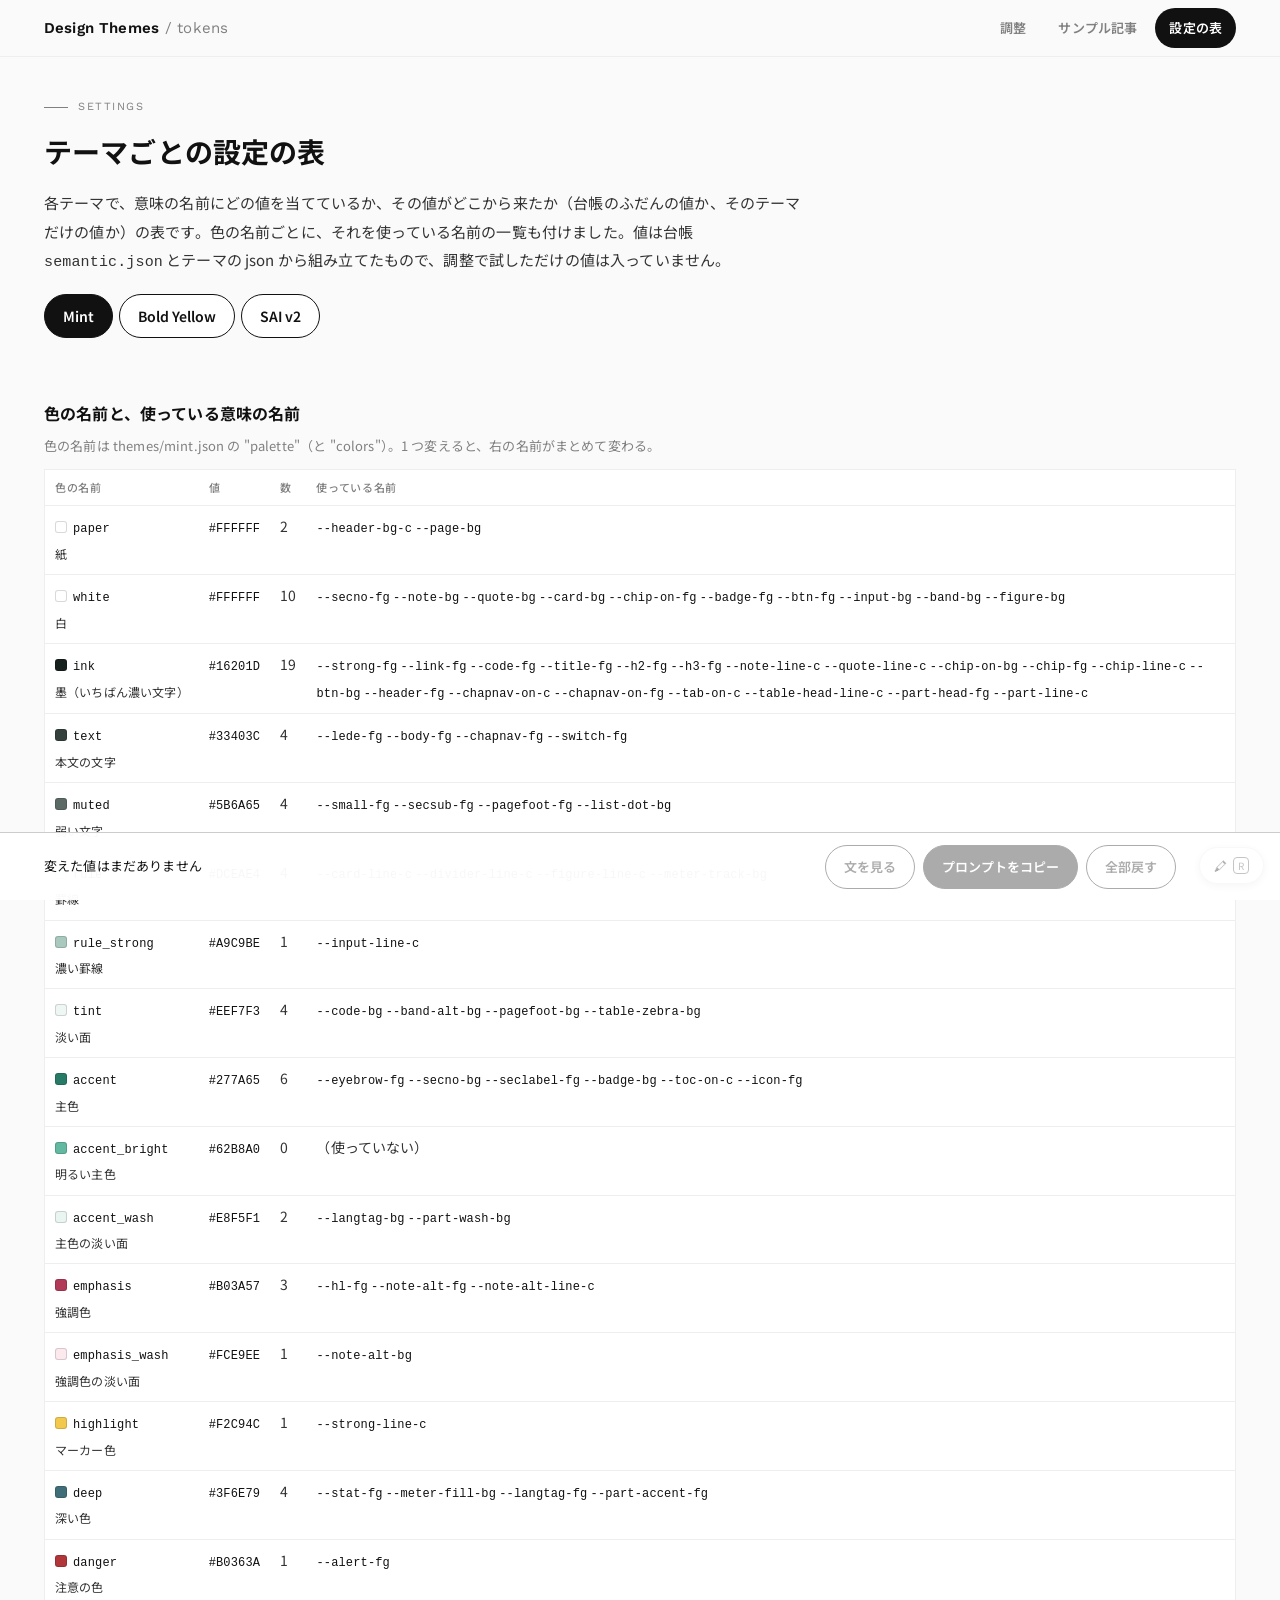
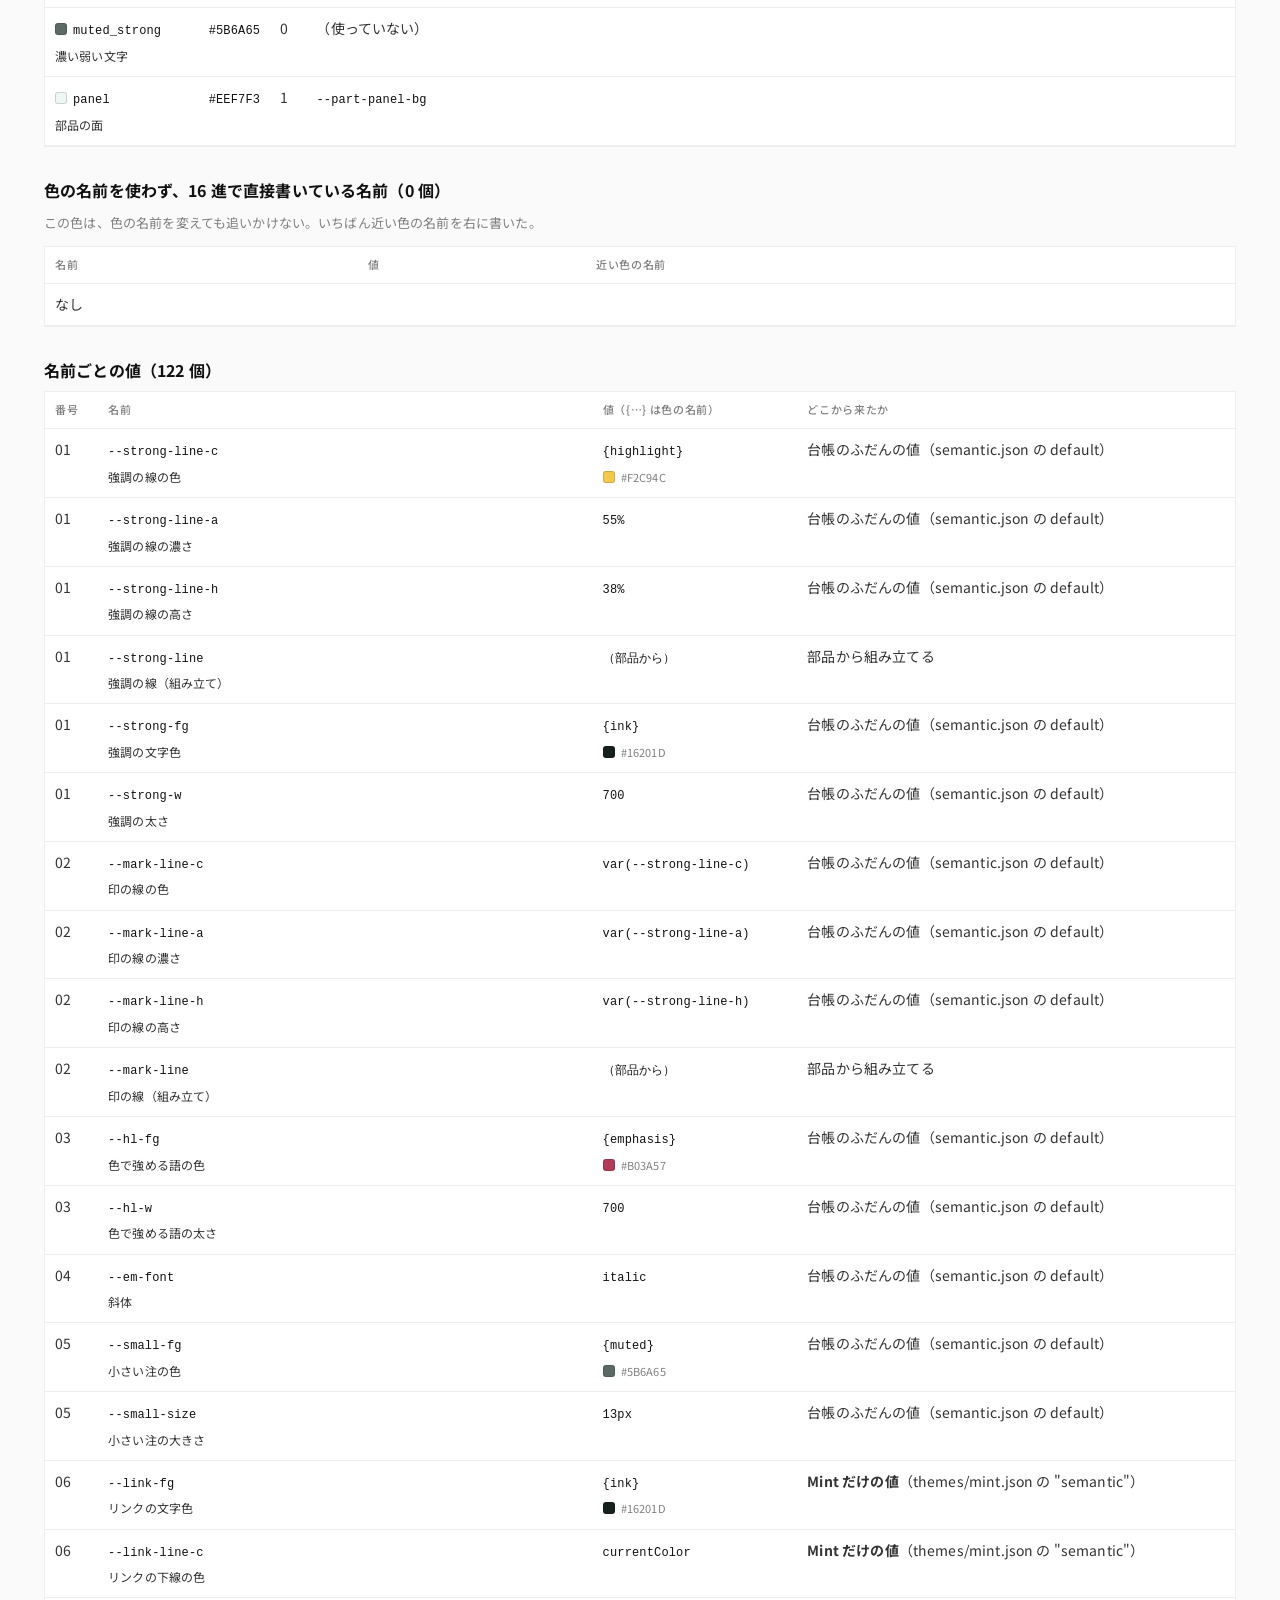
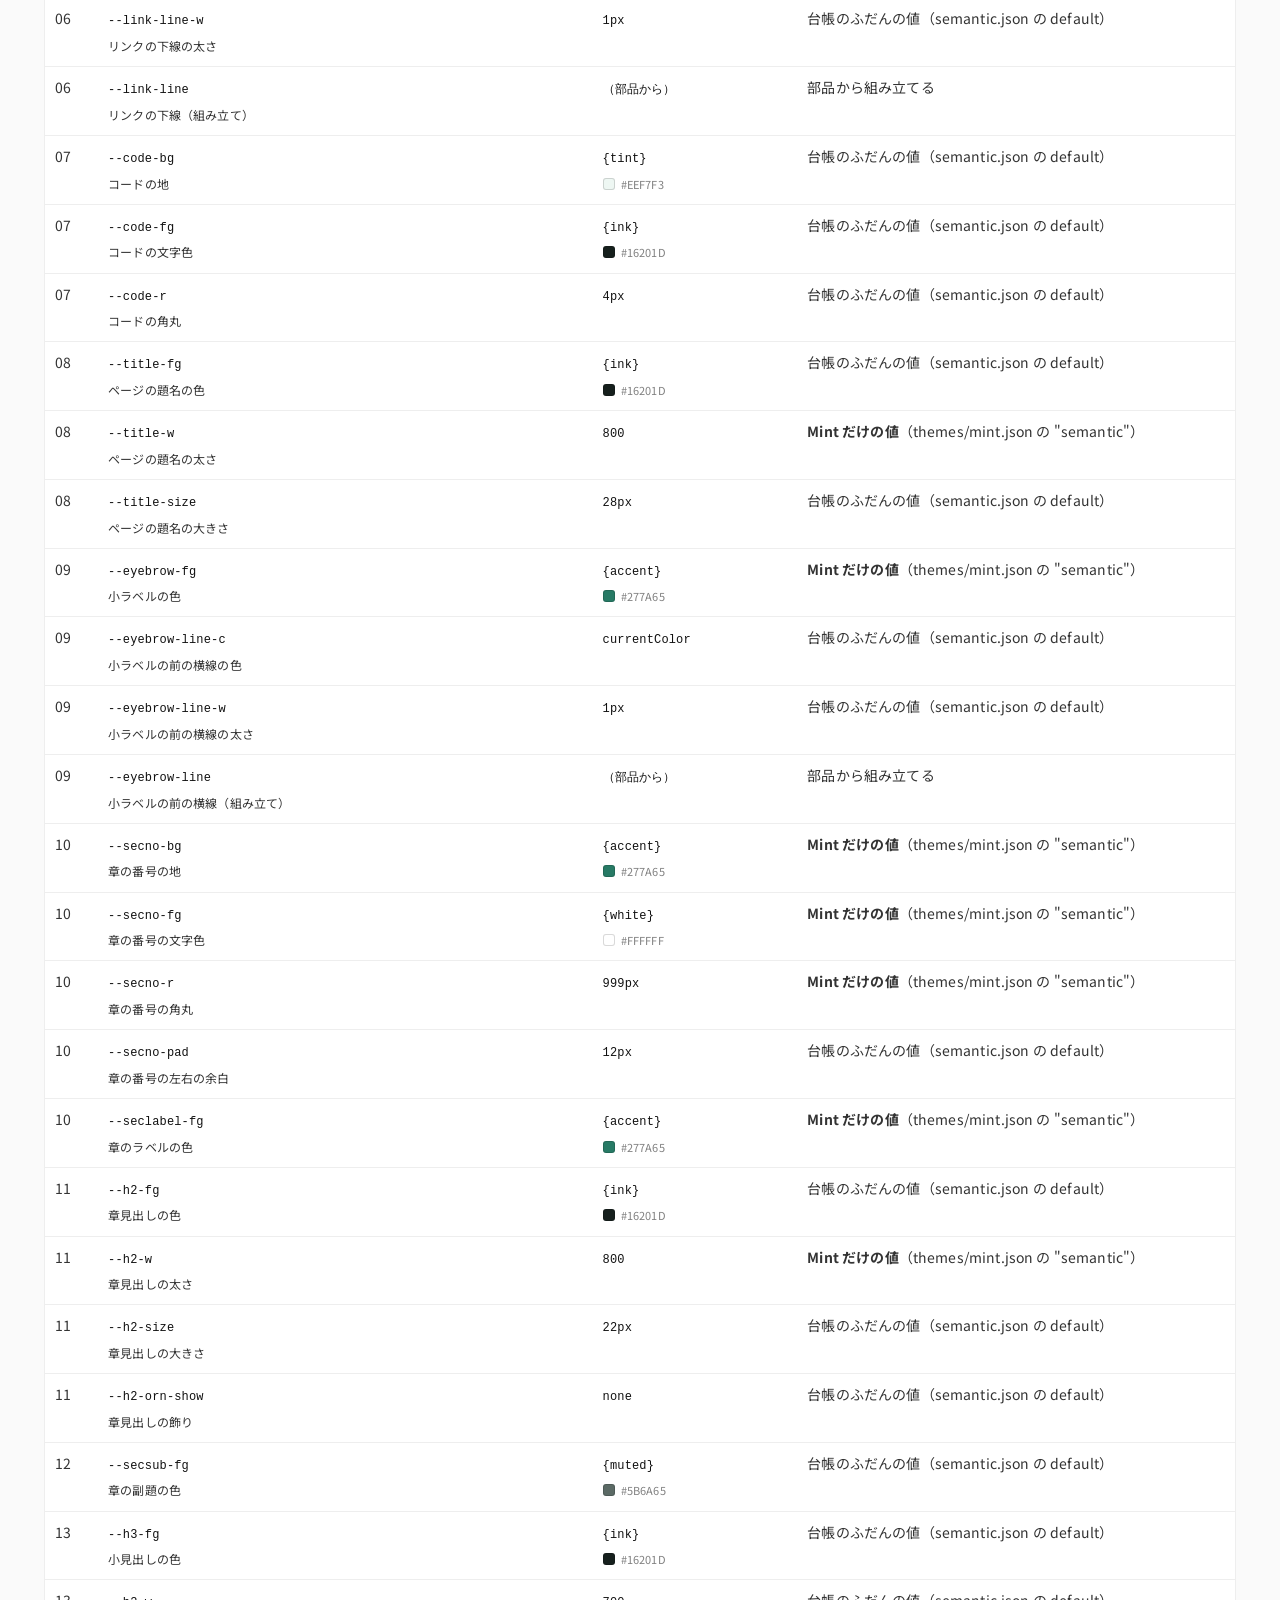
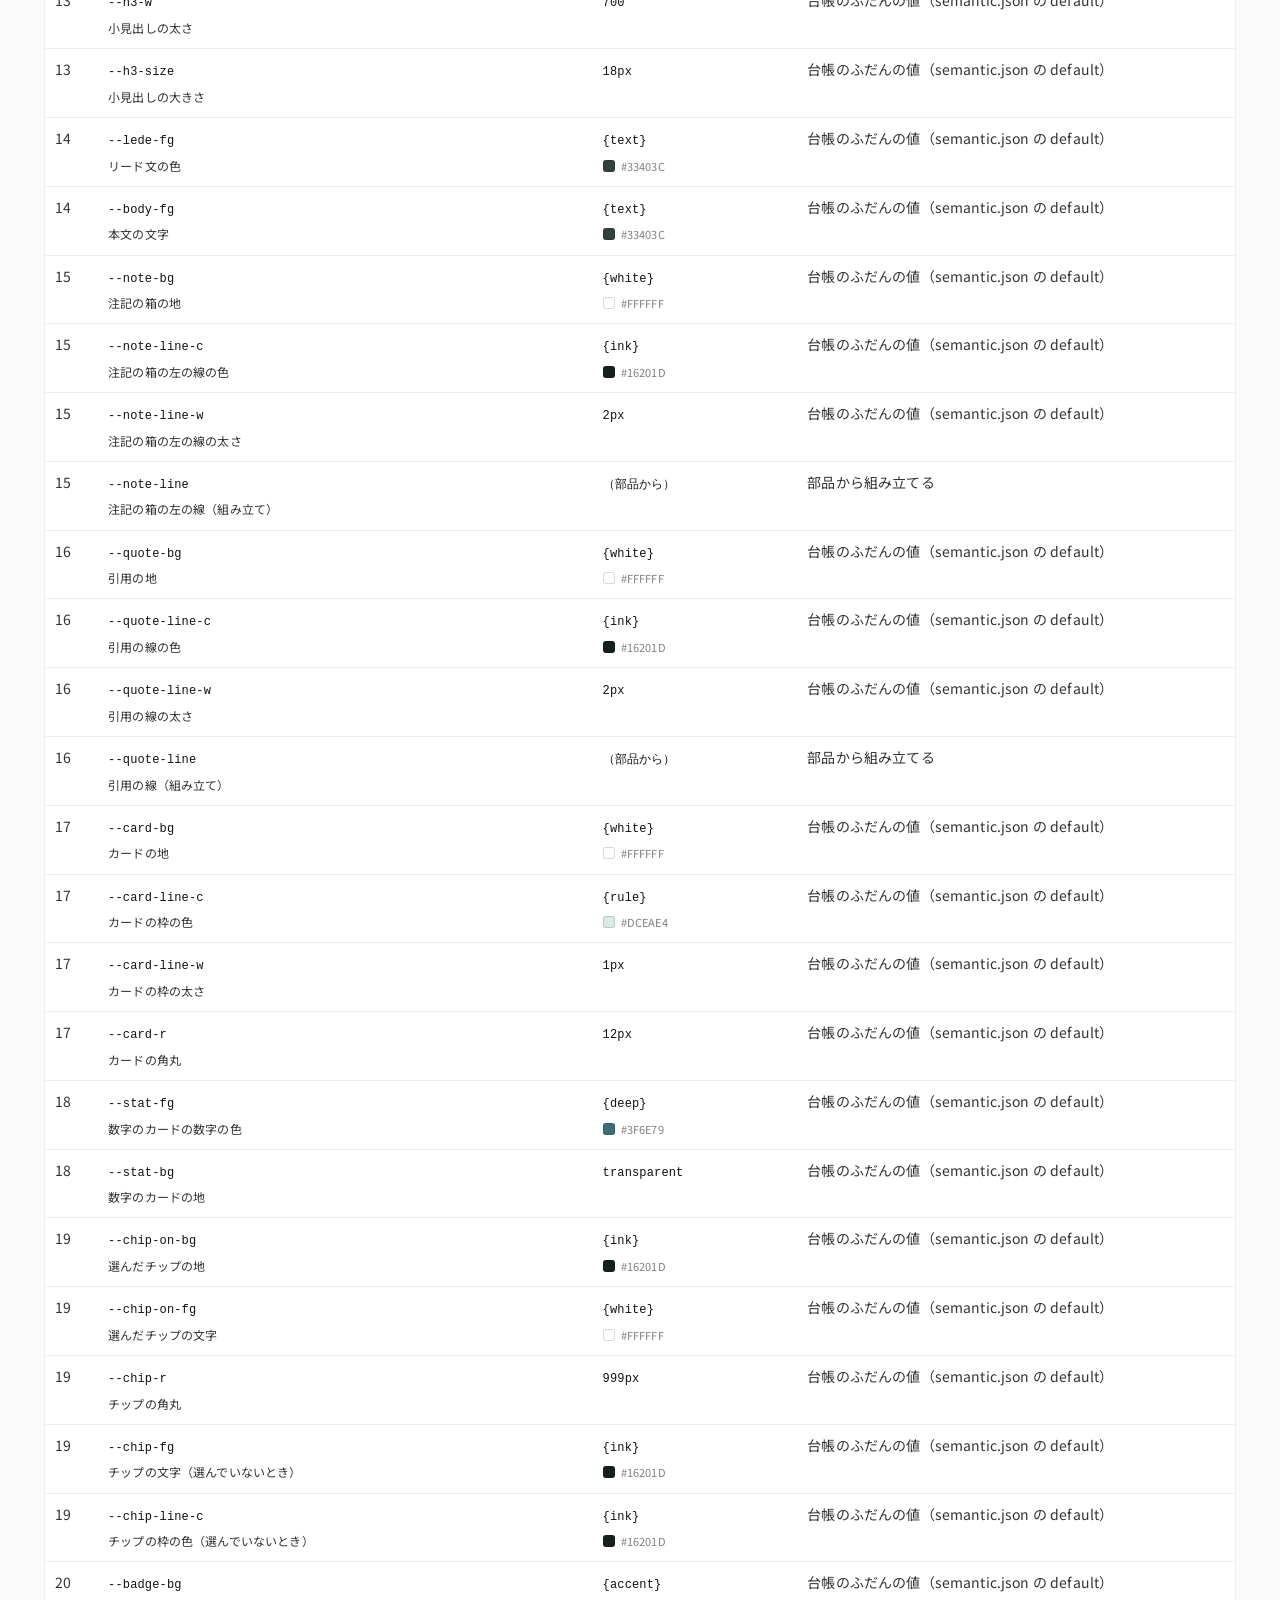
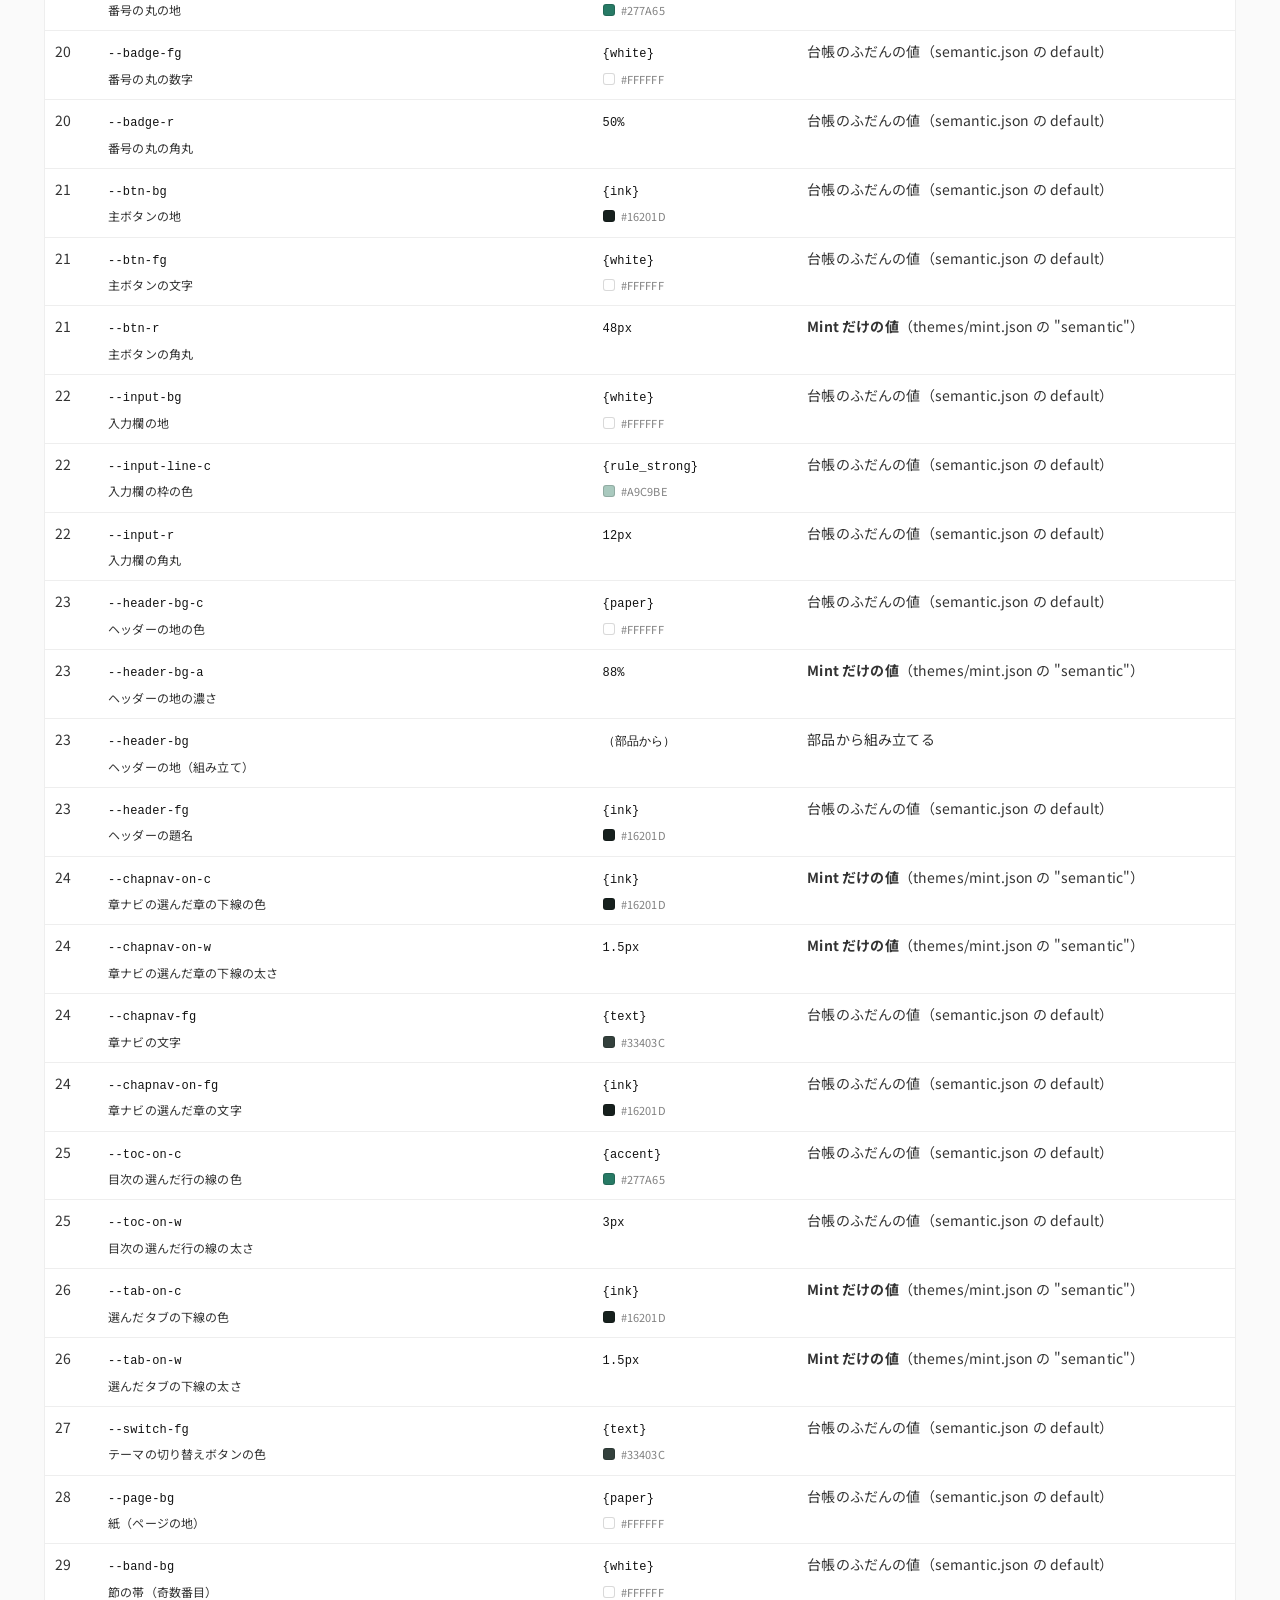
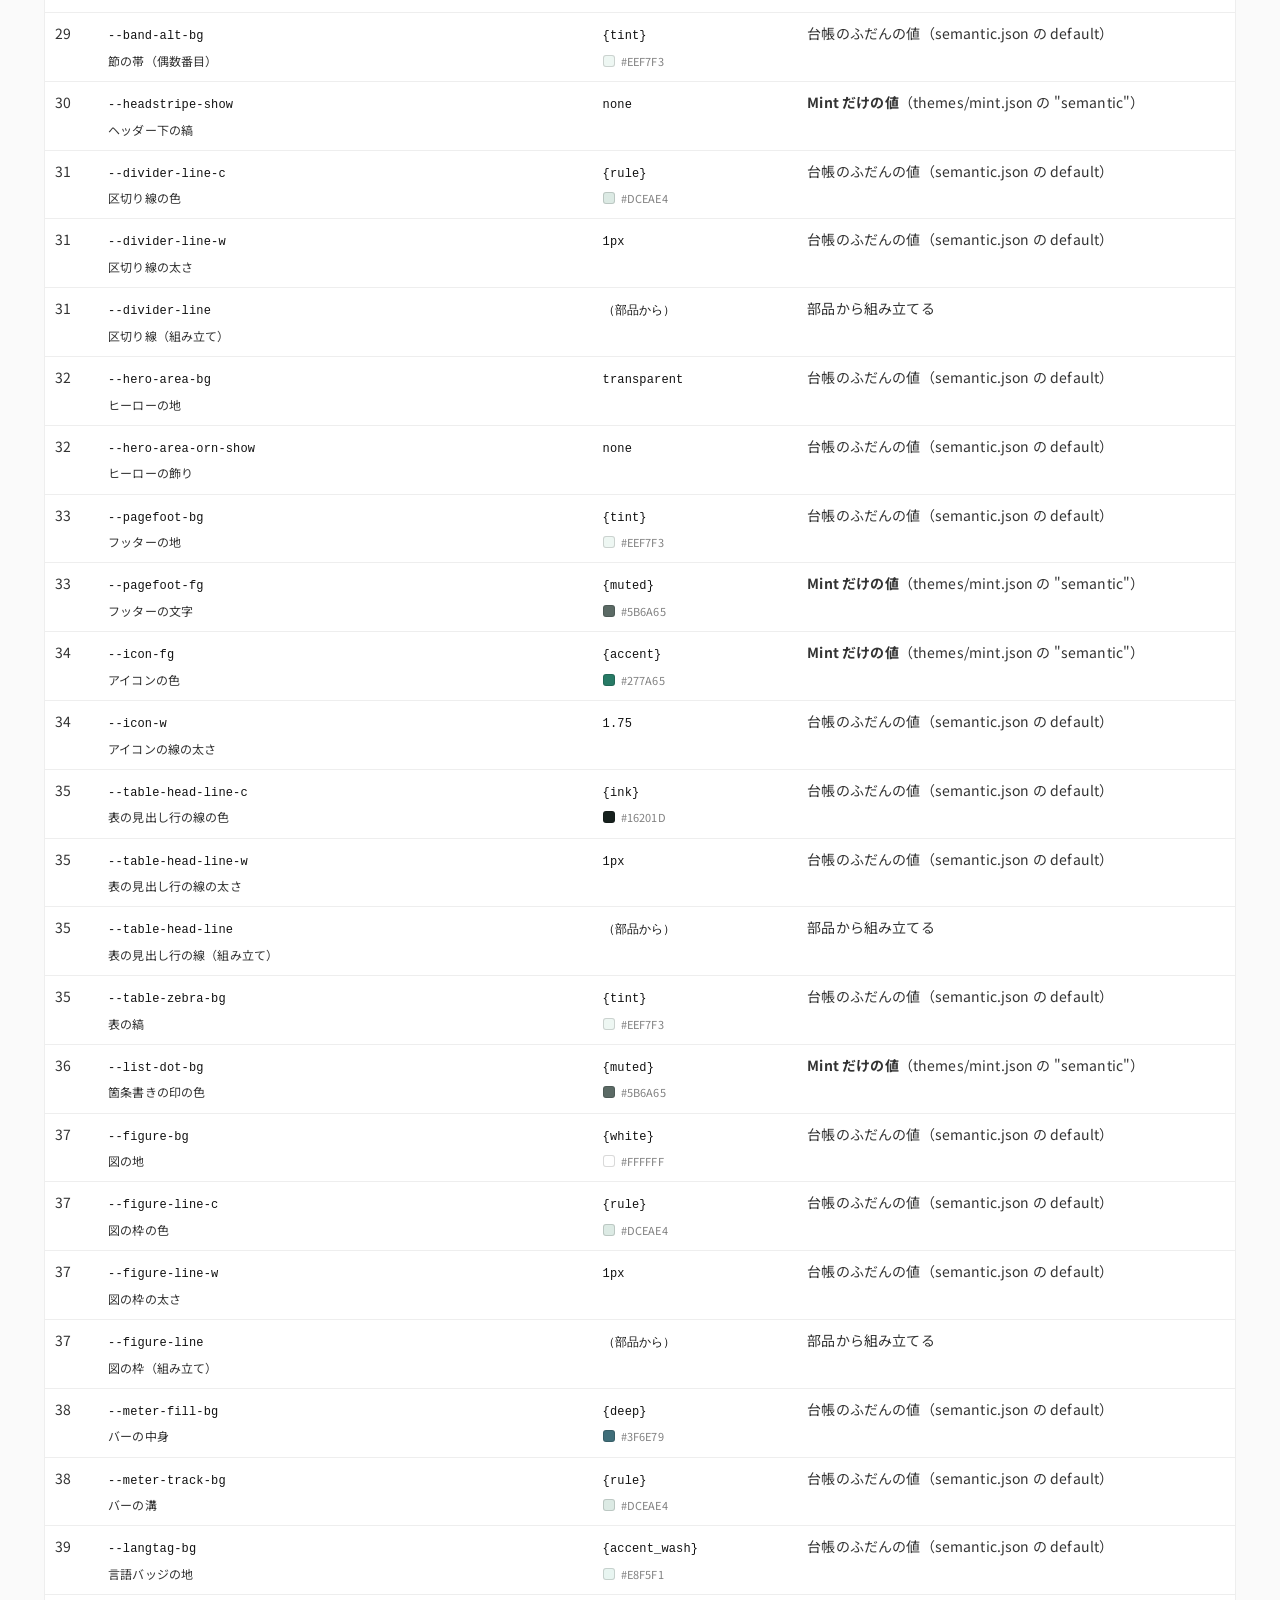
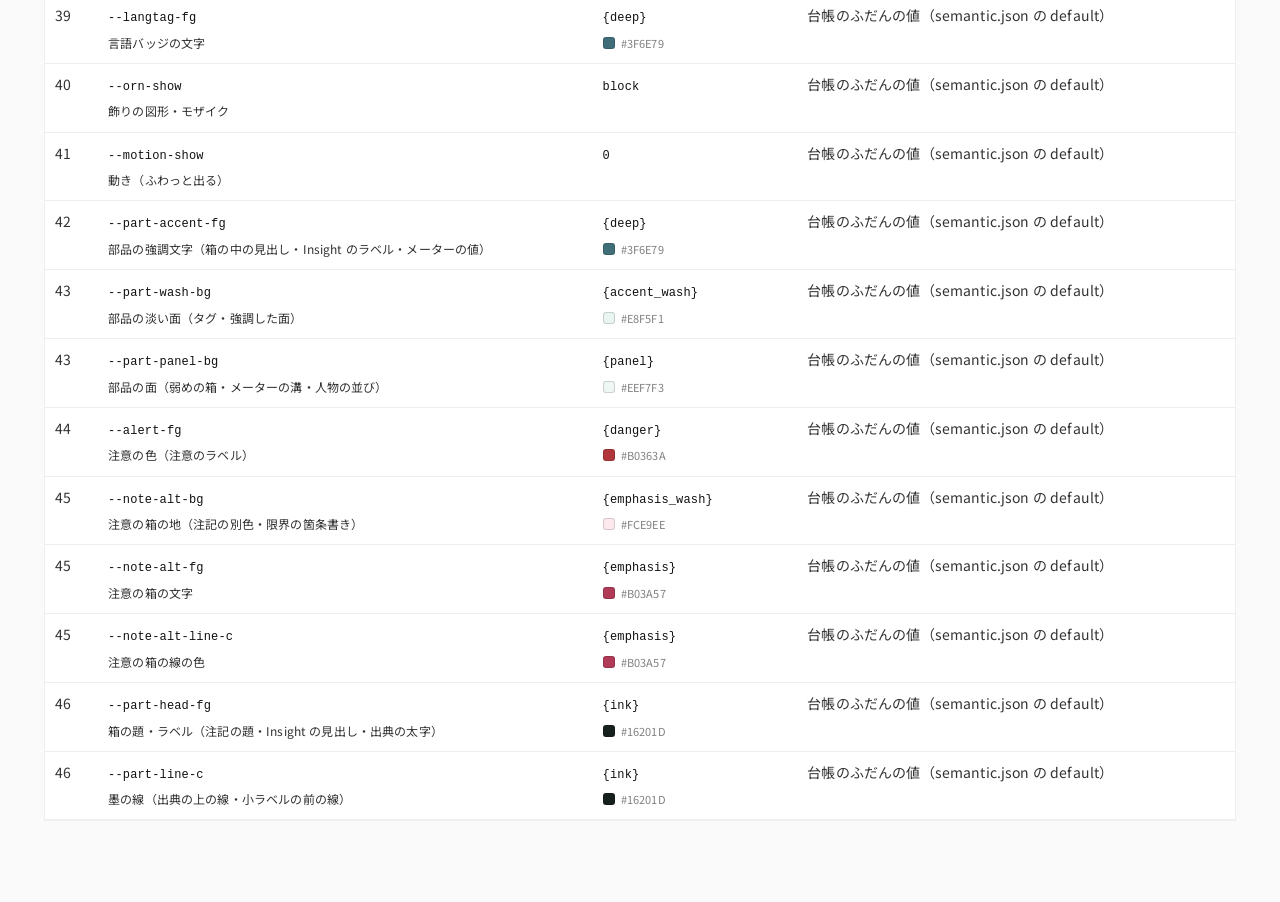
<file: tokens/table/index.html>
<!doctype html>
<html lang="ja"><head><meta charset="utf-8"><meta name="viewport" content="width=device-width, initial-scale=1">
<meta name="robots" content="noindex, nofollow"><title>設定の表</title><link rel="icon" href="../favicon.svg" type="image/svg+xml">
<meta http-equiv="refresh" content="0; url=../#table"><script>location.replace('../#table');</script>
<style>body{margin:0;padding:40px 24px;font:15px/1.8 "Noto Sans JP",sans-serif;color:#333;background:#FAFAFA}a{color:#111}</style></head>
<body><p>このページは「意味の名前の調整」のページにまとめました。<a href="../#table">設定の表を開く</a></p></body></html>
</file>
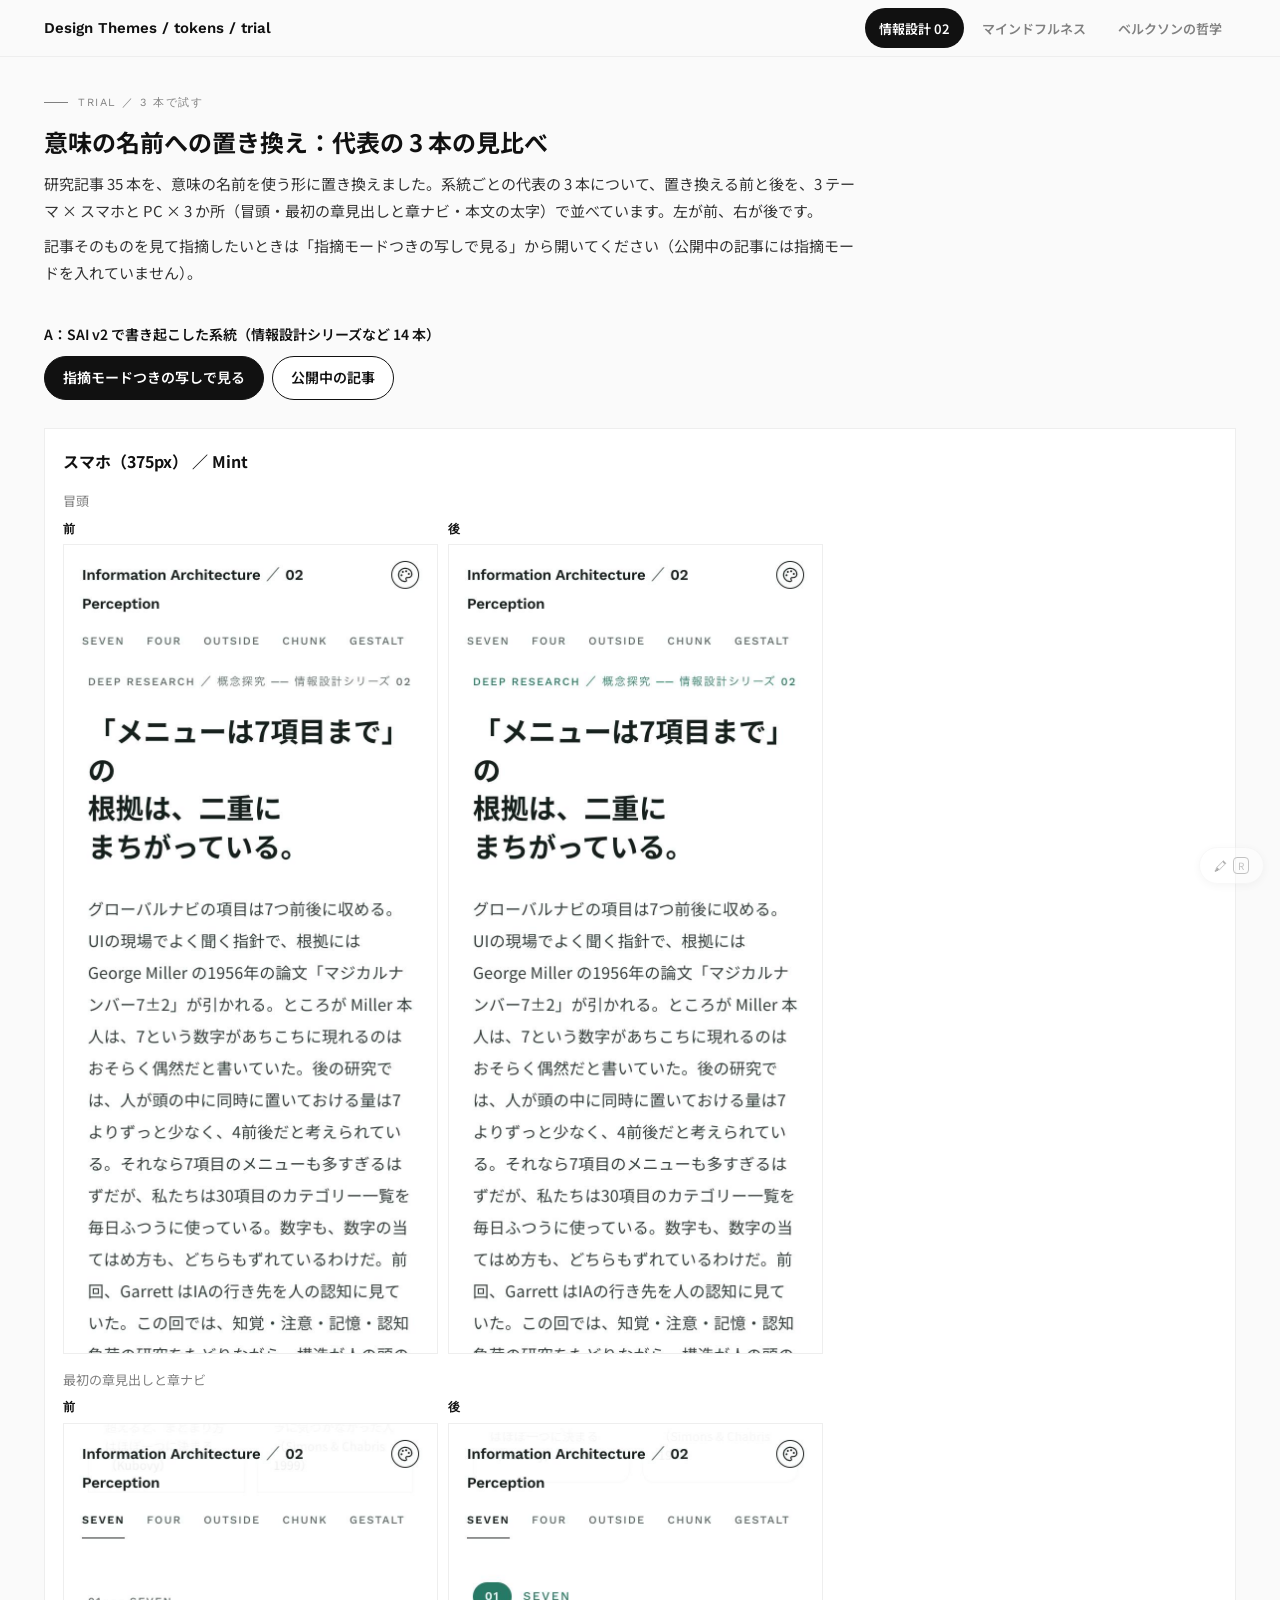
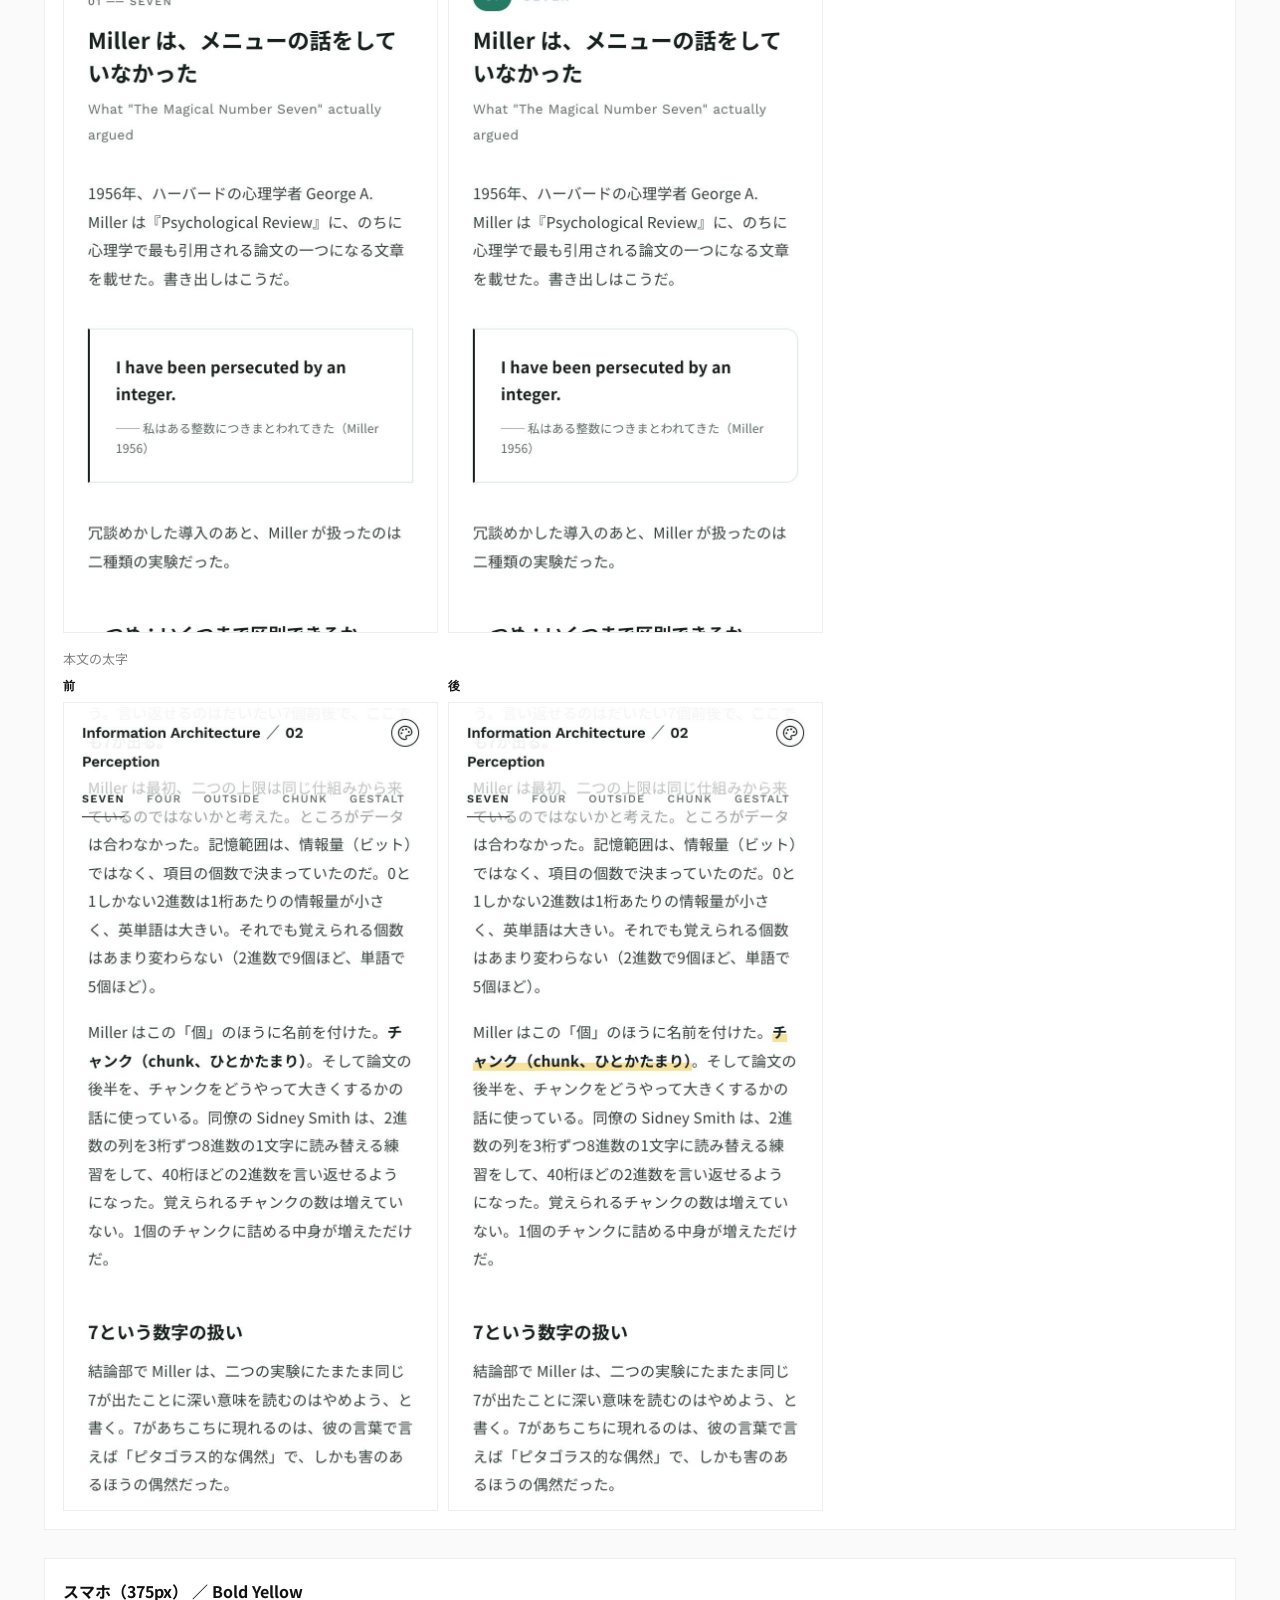
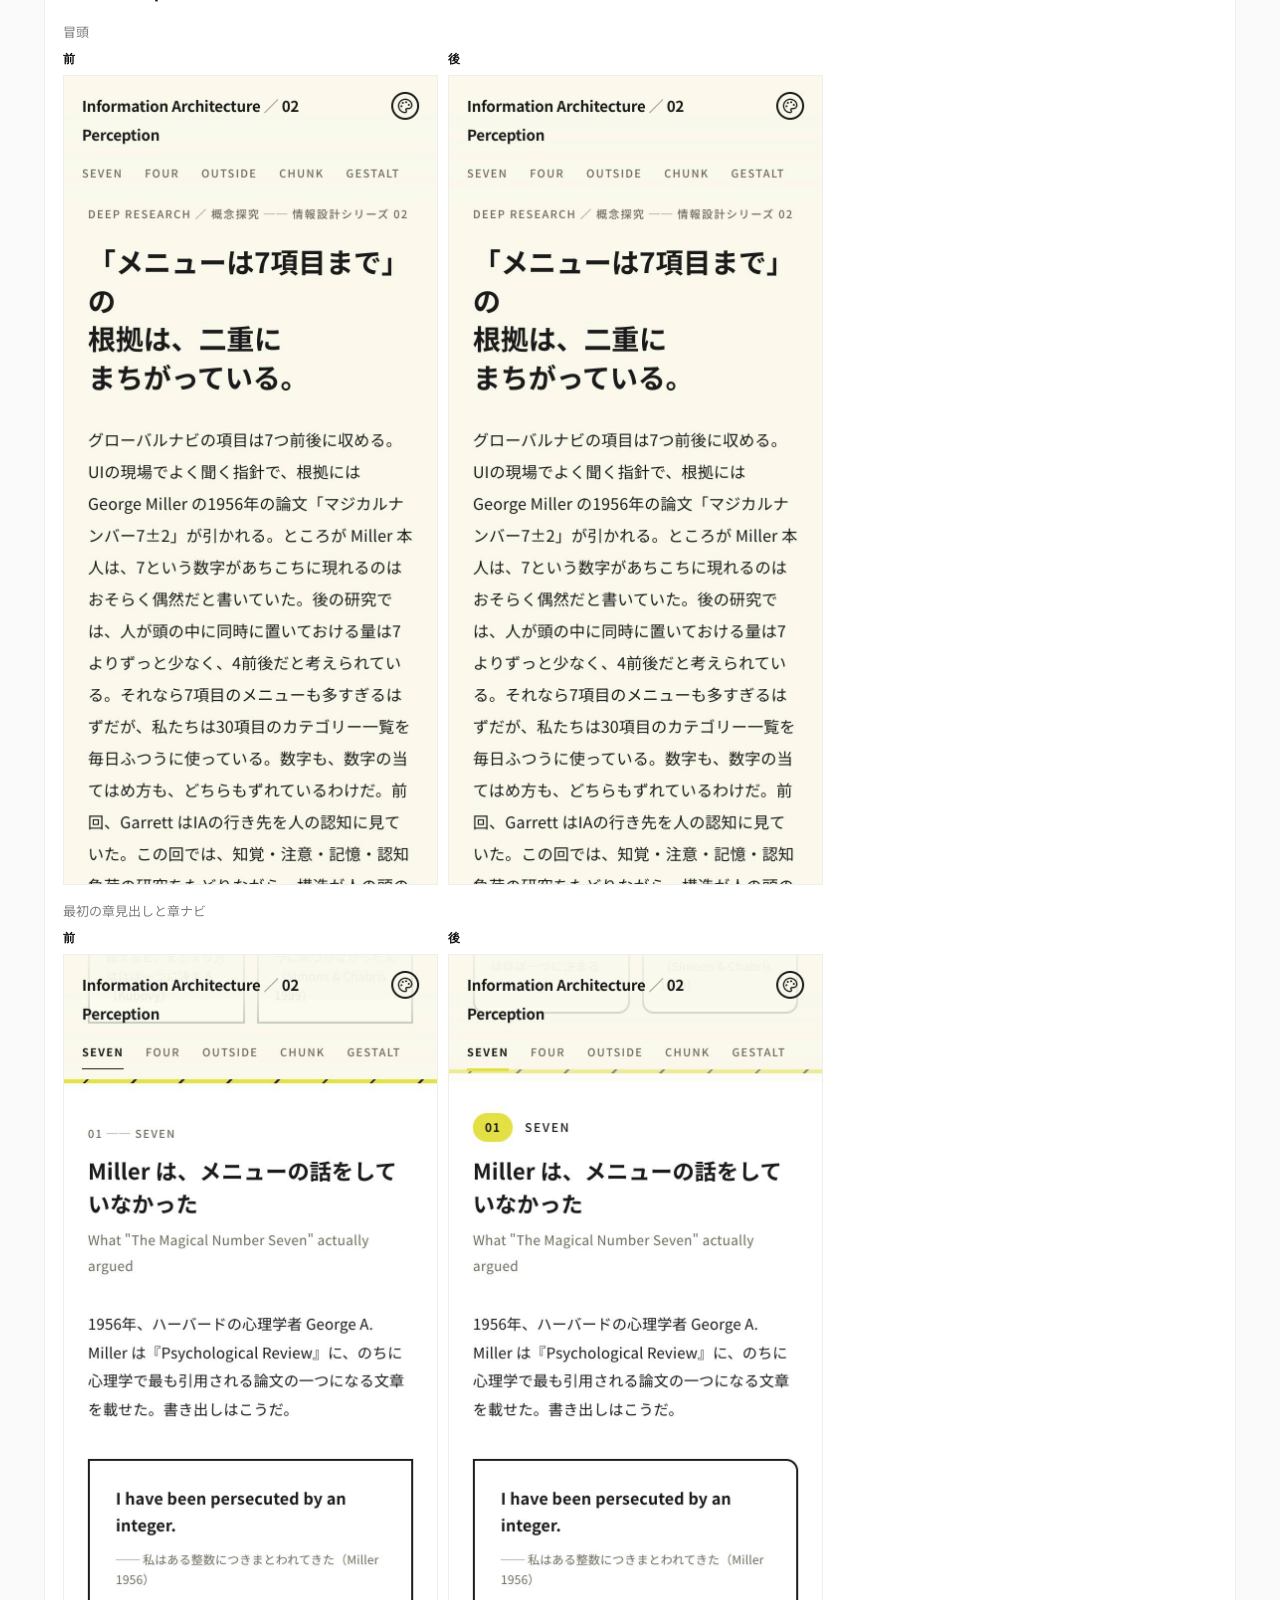
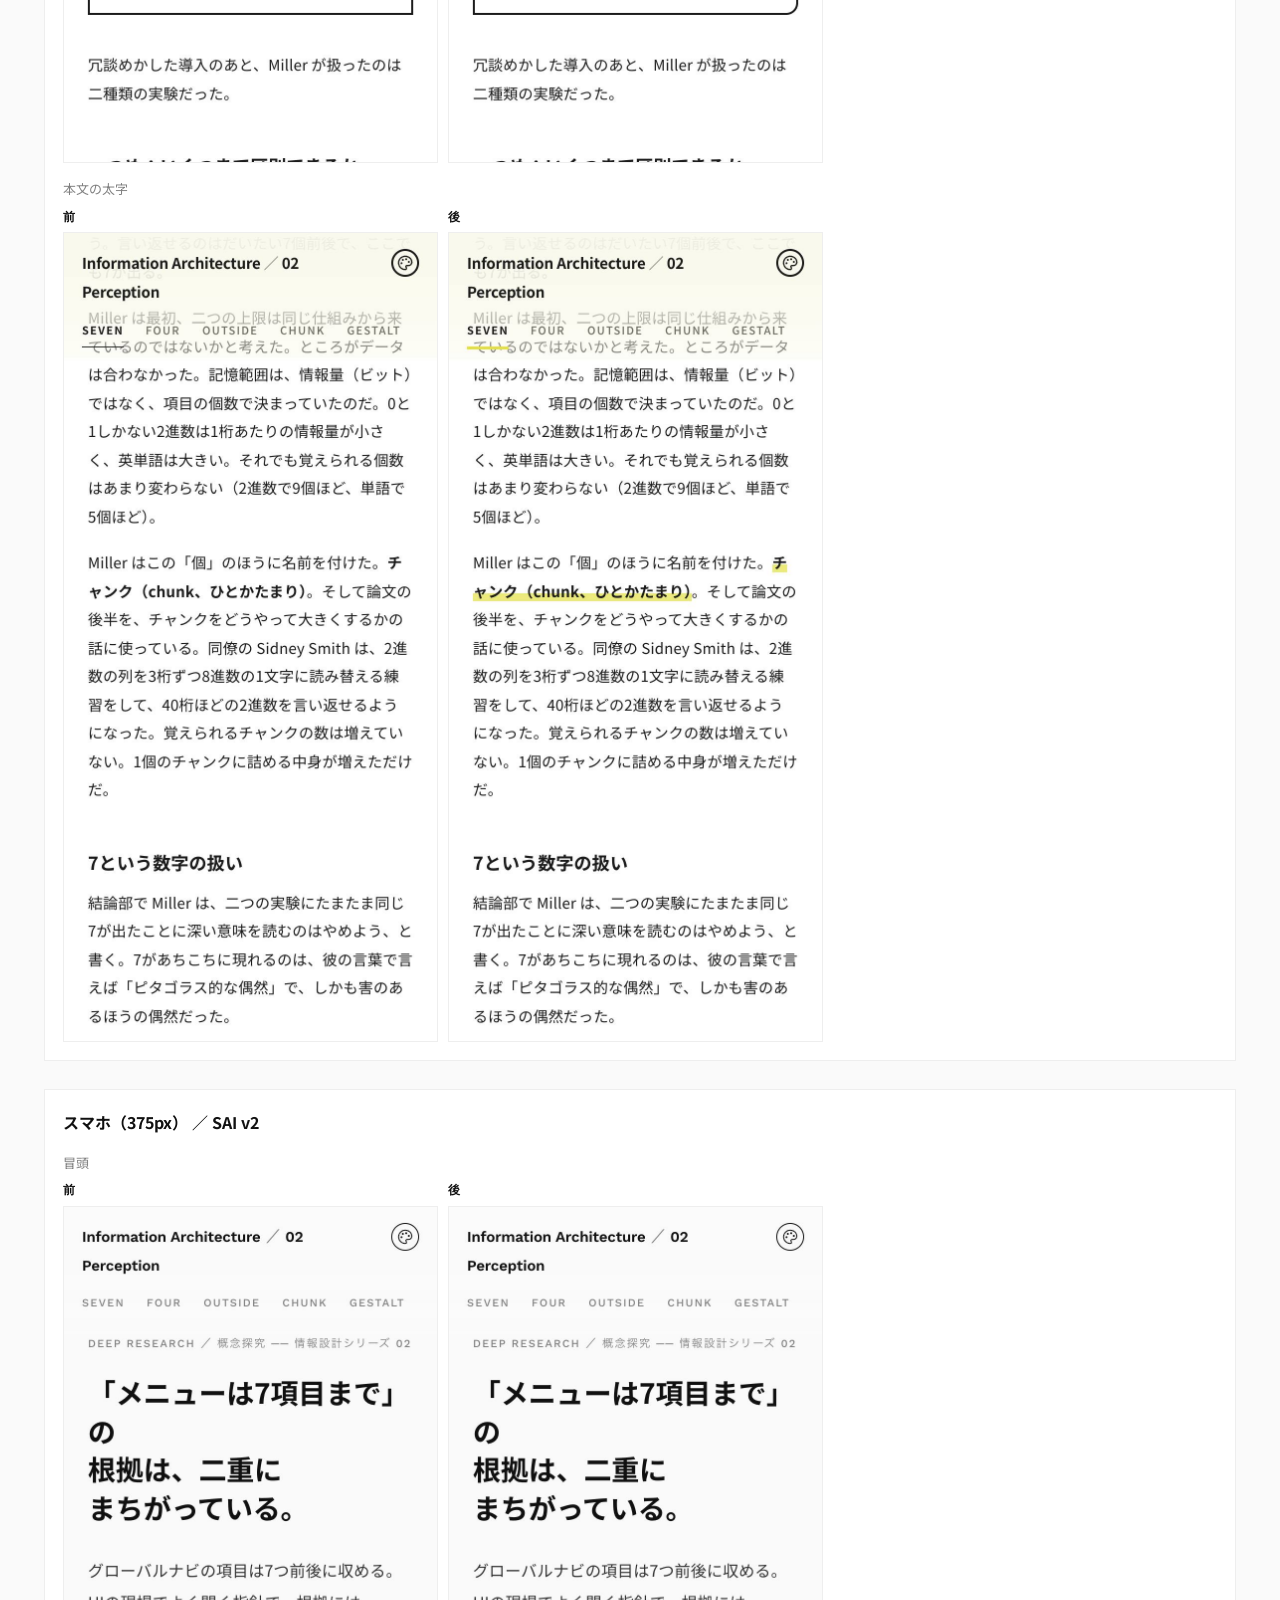
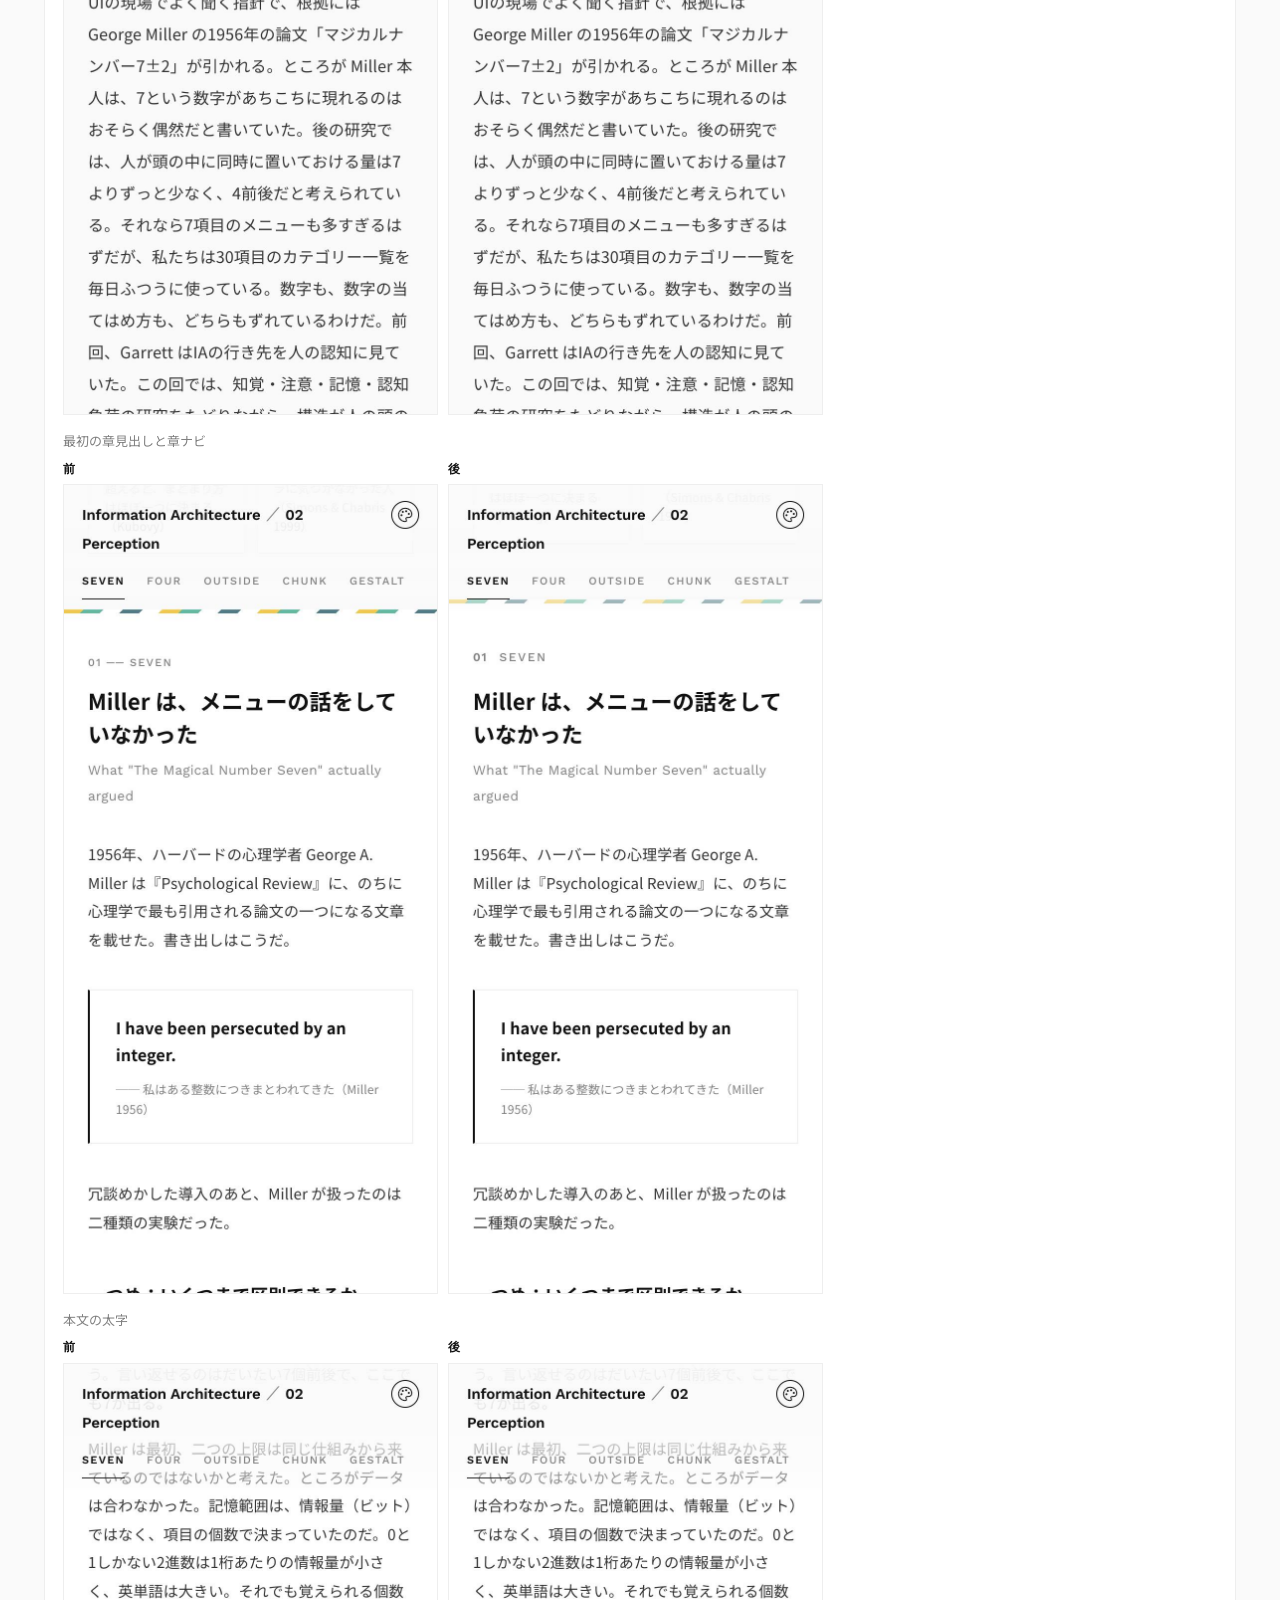
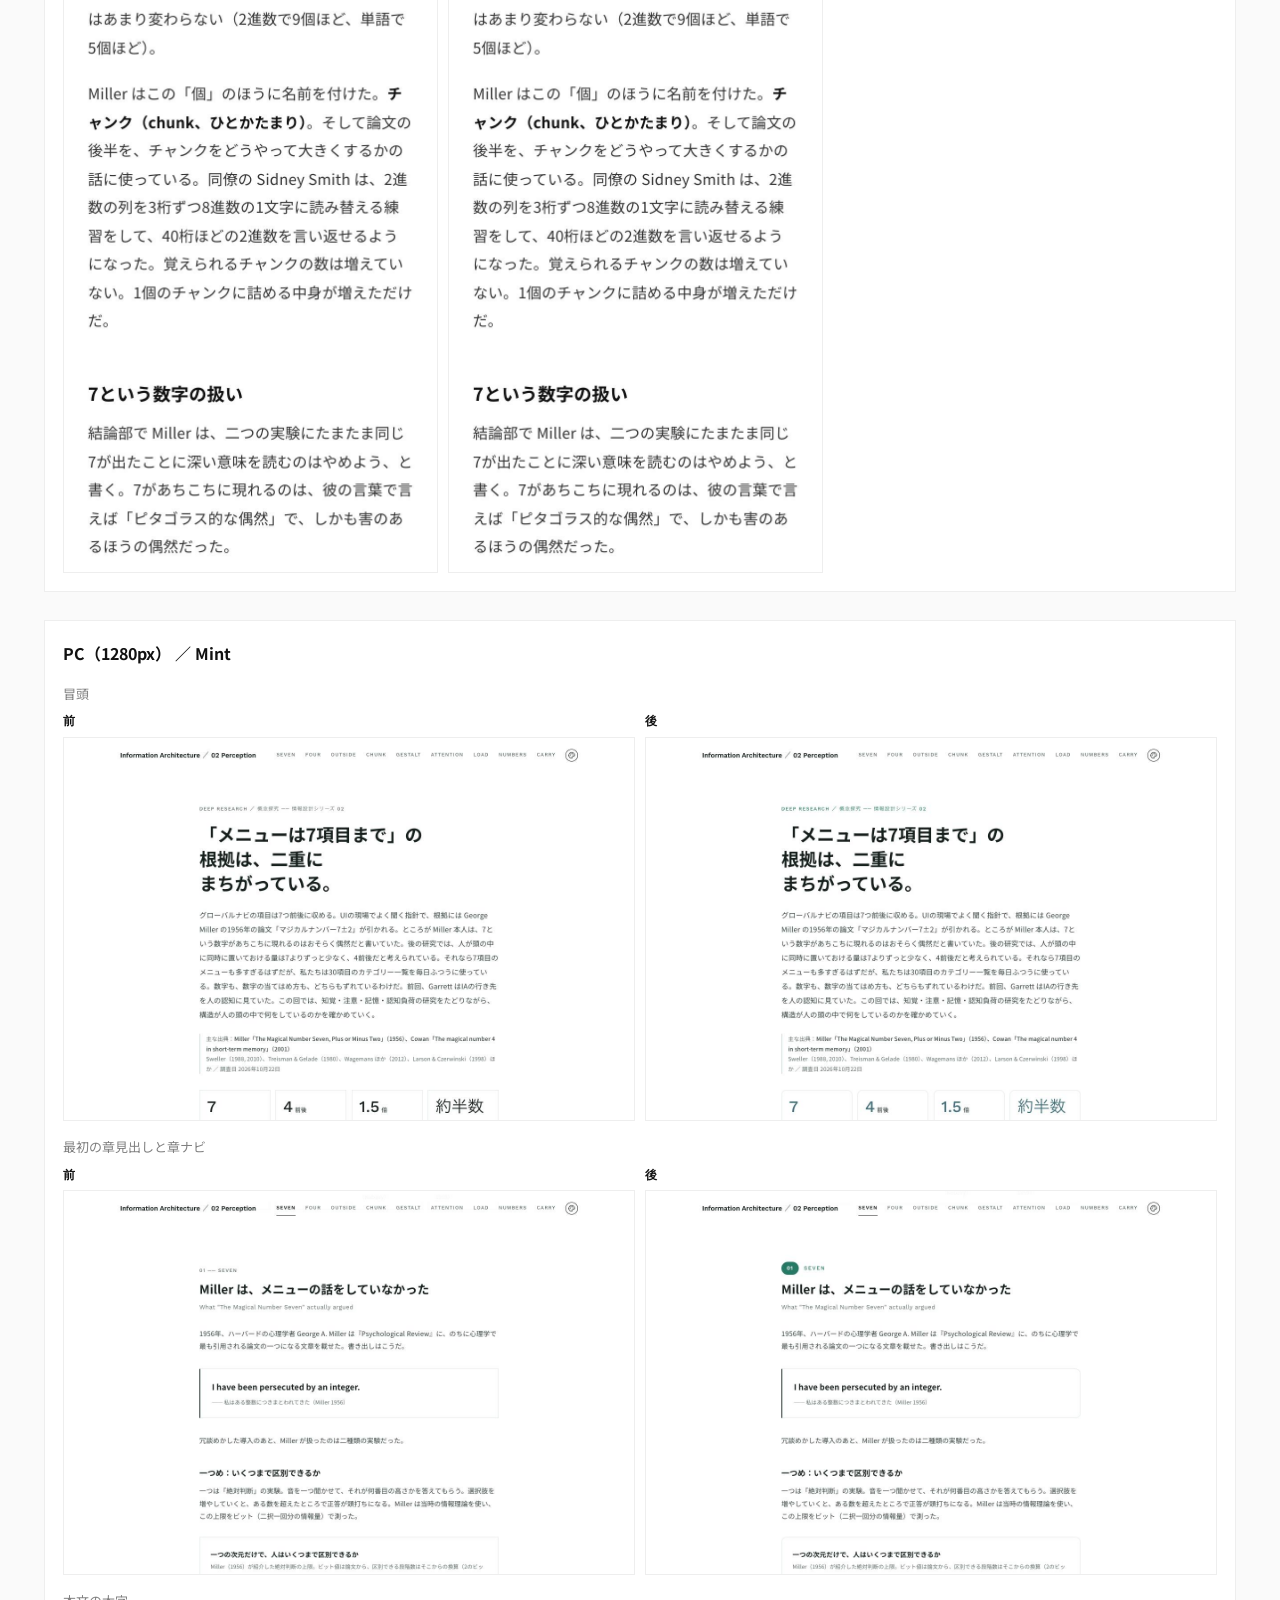
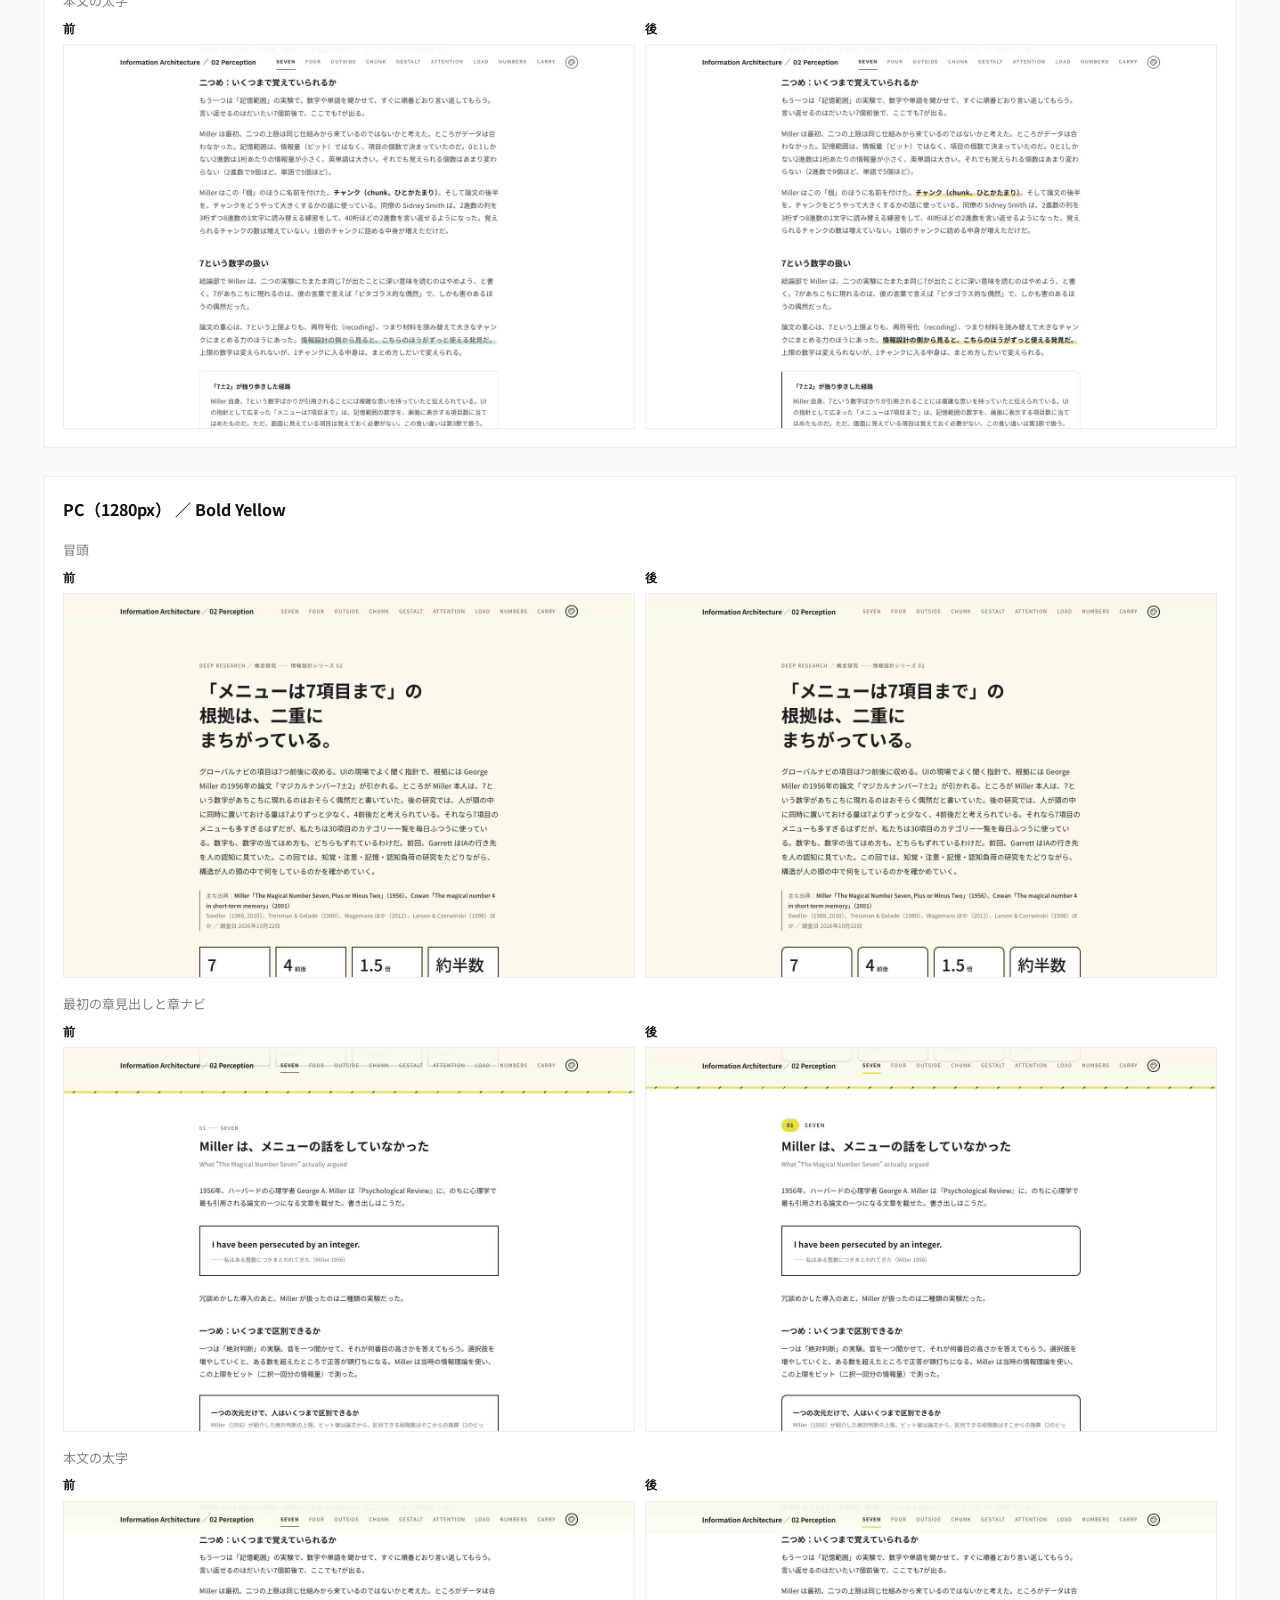
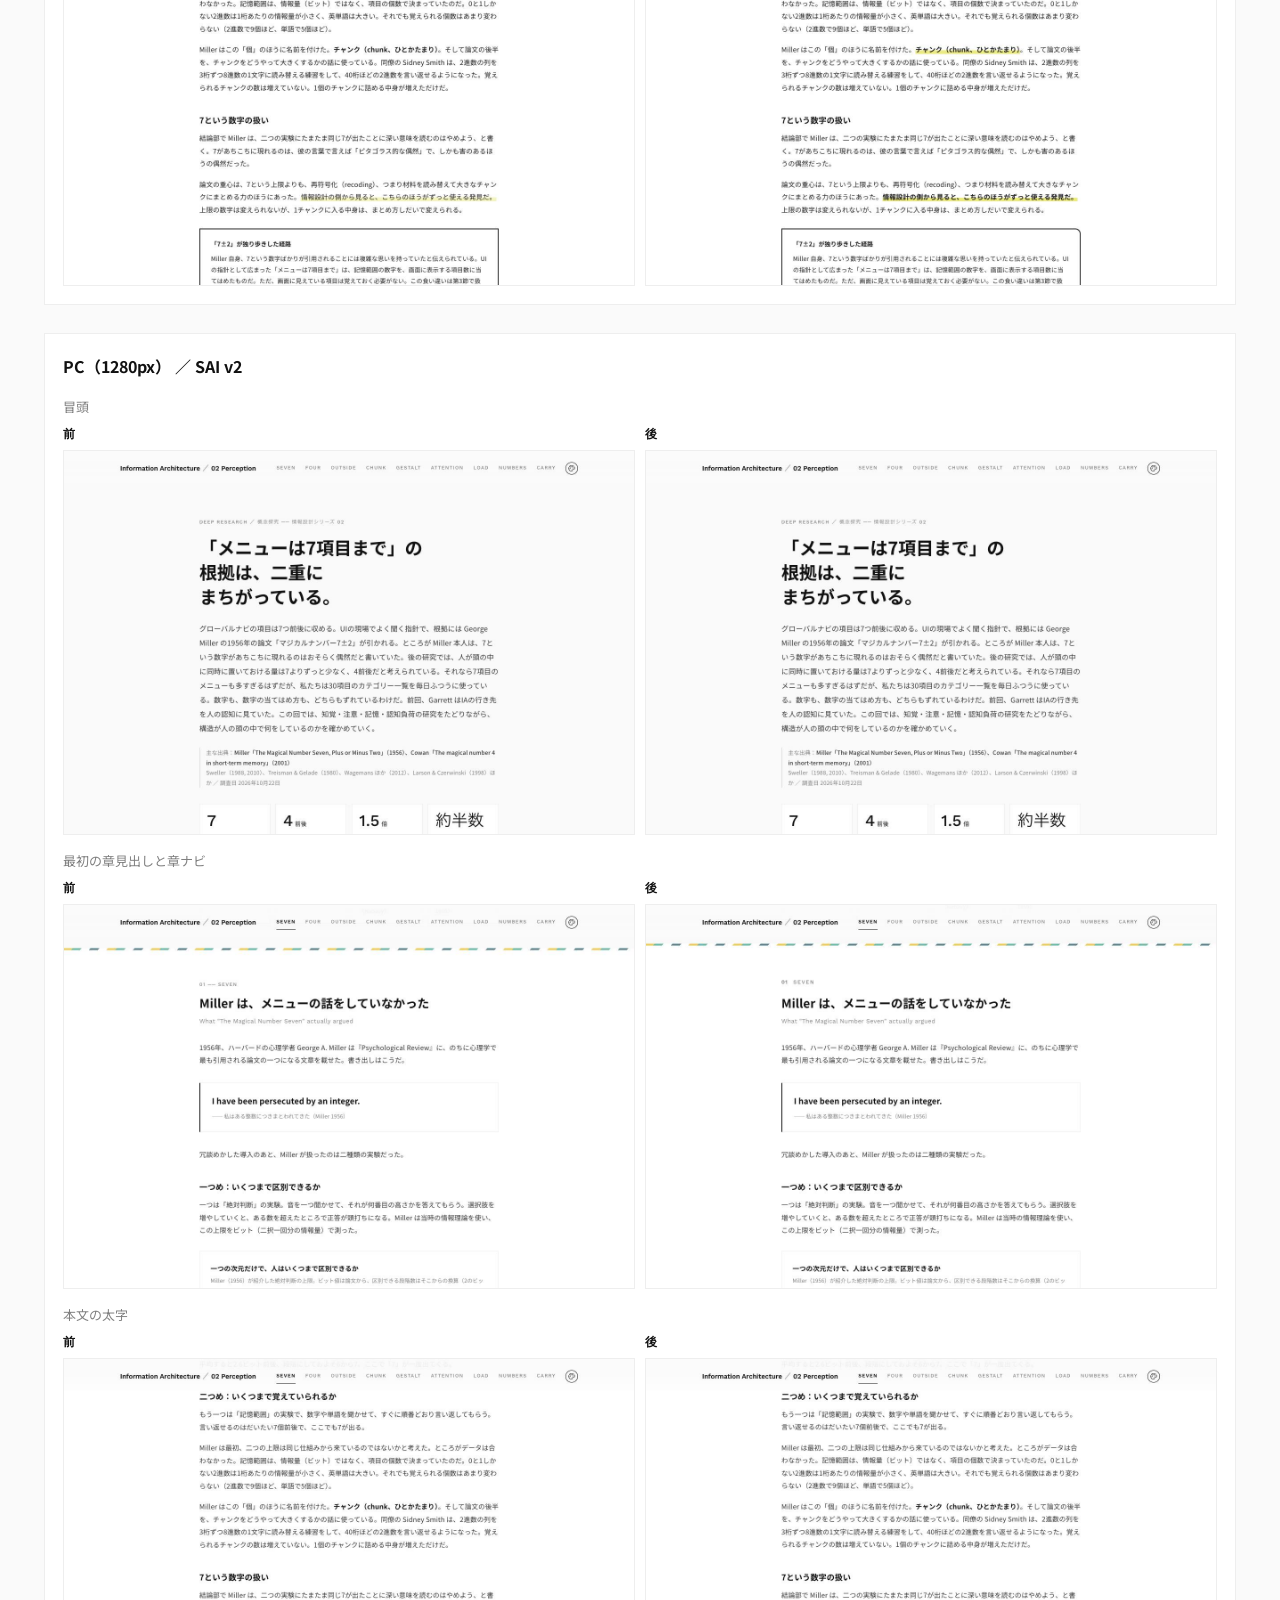
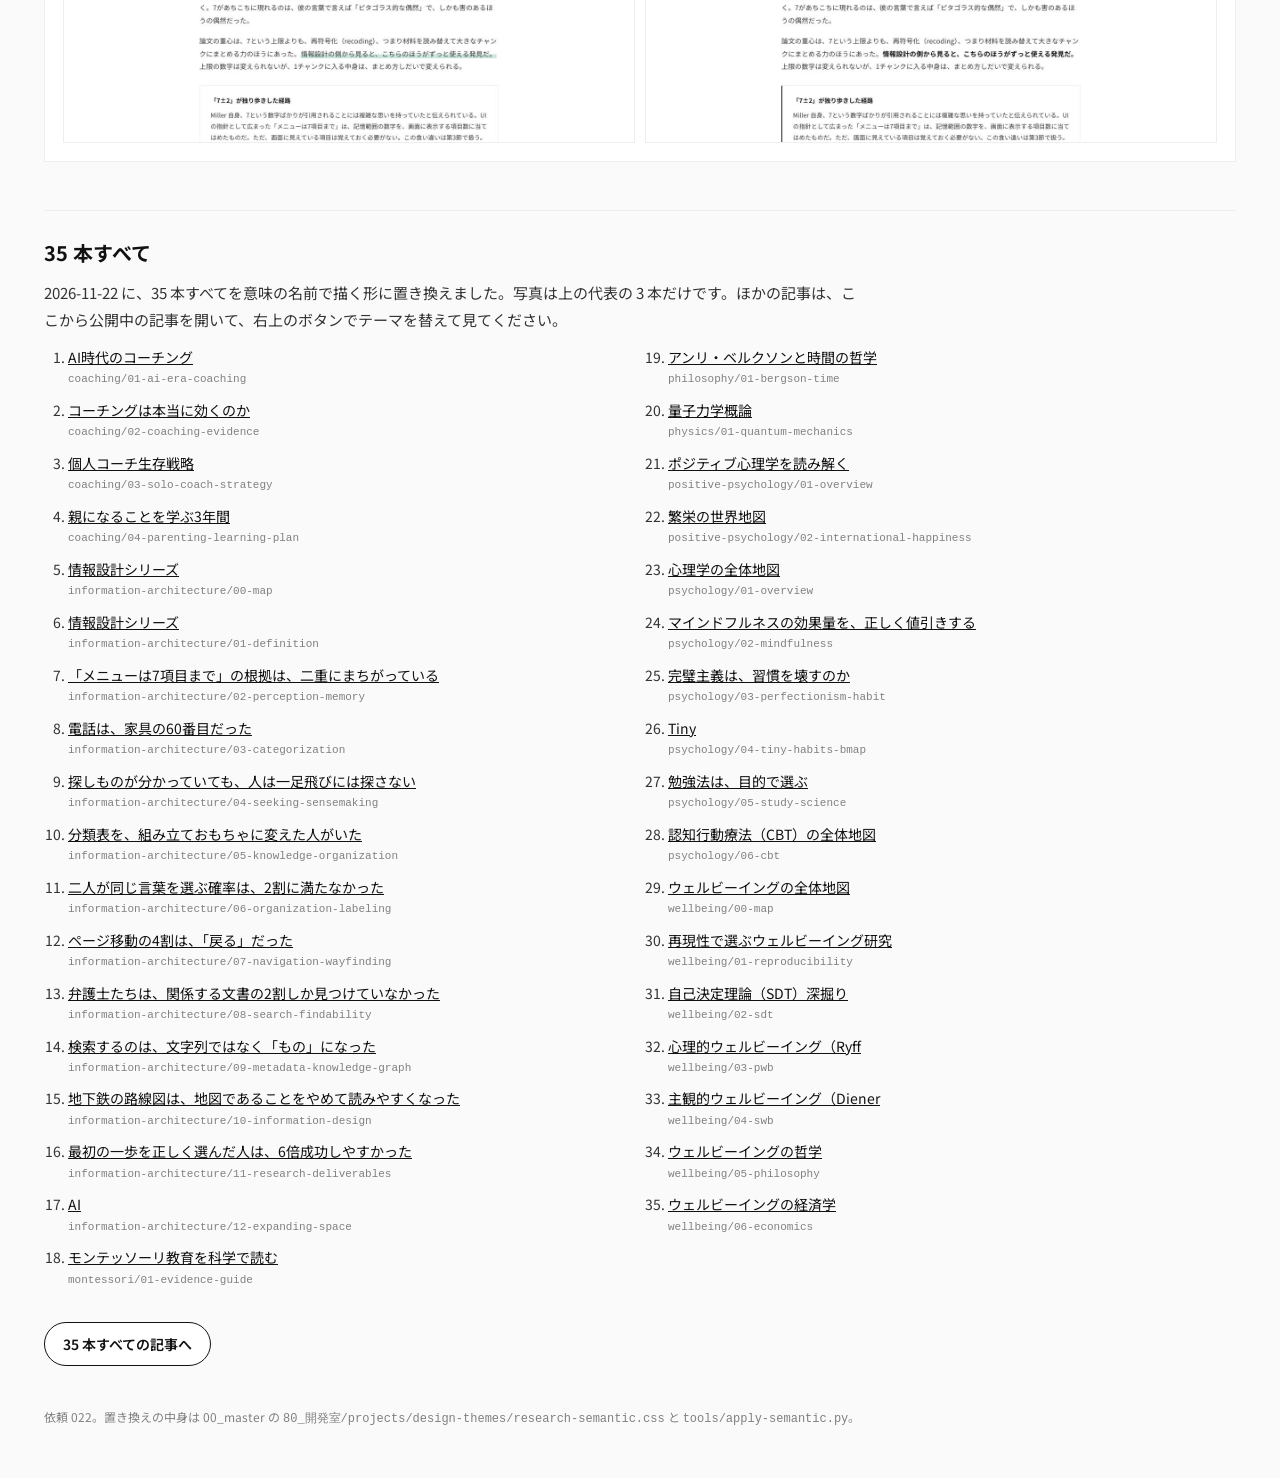
<file: tokens/trial/index.html>
<!doctype html>
<html lang="ja">
<head>
<meta charset="utf-8">
<meta name="viewport" content="width=device-width, initial-scale=1">
<meta name="robots" content="noindex, nofollow">
<title>試しの 3 本の見比べ</title>
<link rel="icon" href="../favicon.svg" type="image/svg+xml">
<link rel="preconnect" href="https://fonts.googleapis.com">
<link rel="preconnect" href="https://fonts.gstatic.com" crossorigin>
<link href="https://fonts.googleapis.com/css2?family=Noto+Sans+JP:wght@400;500;700&family=Work+Sans:wght@400;500;600&display=swap" rel="stylesheet">
<!-- 見比べのための作業ページ。調整ページ（/tokens/）と同じく、テーマの切り替えの対象外（写真の見比べなので） -->
<style>
  :root { --paper: #FAFAFA; --ink: #111111; --text: #333333; --muted: #808080; --rule: #EEEEEE;
    --en: "Work Sans", "Helvetica Neue", Arial, sans-serif; --jp: "Noto Sans JP", "Hiragino Kaku Gothic ProN", "Hiragino Sans", sans-serif; }
  * { box-sizing: border-box; }
  html { -webkit-text-size-adjust: 100%; }
  body { margin: 0; background: var(--paper); color: var(--text); font-family: var(--jp); font-size: 15px; line-height: 1.8; overflow-x: clip; }
  .wrap { max-width: 1240px; margin: 0 auto; padding: 0 24px; }
  .hd { position: sticky; top: 0; z-index: 50; background: rgba(250, 250, 250, .95); border-bottom: 1px solid var(--rule); }
  .hd-in { display: flex; align-items: center; gap: 12px; min-height: 56px; flex-wrap: wrap; }
  .brand { font-family: var(--en); font-weight: 600; color: var(--ink); white-space: nowrap; }
  .brand a { color: inherit; text-decoration: none; }
  .brand a:hover { text-decoration: underline; }
  .atabs { display: flex; gap: 4px; margin-left: auto; flex-wrap: wrap; }
  .atab { min-height: 40px; padding: 0 14px; border: 0; border-radius: 48px; background: transparent; color: var(--muted); font: 600 13px var(--jp); cursor: pointer; }
  .atab[aria-selected="true"] { background: var(--ink); color: #FFFFFF; }
  .hero { padding: 36px 0 8px; }
  .eyebrow { display: flex; align-items: center; gap: 10px; margin: 0 0 12px; font-family: var(--en); font-size: 11px; letter-spacing: .14em; text-transform: uppercase; color: var(--muted); }
  .eyebrow::before { content: ""; width: 24px; height: 1px; background: currentColor; }
  h1 { margin: 0 0 12px; font-size: 24px; line-height: 1.4; color: var(--ink); }
  .lede { max-width: 820px; margin: 0 0 8px; }
  .kind { margin: 20px 0 8px; font-size: 14px; color: var(--ink); font-weight: 600; }
  .links { display: flex; flex-wrap: wrap; gap: 8px; margin: 0 0 8px; }
  .lk { display: inline-flex; align-items: center; min-height: 44px; padding: 0 18px; border: 1px solid var(--ink); border-radius: 48px; color: var(--ink); text-decoration: none; font-size: 14px; font-weight: 600; background: #FFFFFF; }
  .lk.pri { background: var(--ink); color: #FFFFFF; }
  .blk { margin: 28px 0 0; padding: 18px; background: #FFFFFF; border: 1px solid var(--rule); }
  .blk h3 { margin: 0 0 8px; font-size: 16px; color: var(--ink); }
  .pair { margin: 14px 0 0; }
  .spot { margin: 0 0 6px; font-size: 13px; color: var(--muted); }
  .ba { display: grid; grid-template-columns: 1fr 1fr; gap: 10px; }
  figure { margin: 0; min-width: 0; }
  figcaption { font-family: var(--en); font-size: 12px; font-weight: 600; color: var(--ink); margin: 0 0 4px; }
  figure img { display: block; width: 100%; height: auto; border: 1px solid var(--rule); }
  .blk[id*="-sp-"] .ba { max-width: 760px; }
  @media (max-width: 560px) { .wrap { padding: 0 16px; } .blk { padding: 12px; } .ba { gap: 6px; } }
  .all { margin: 48px 0 0; padding: 24px 0 0; border-top: 1px solid var(--rule); }
  .all h2 { margin: 0 0 8px; font-size: 20px; color: var(--ink); }
  .arts { margin: 12px 0 0; padding-left: 1.6em; columns: 2 320px; column-gap: 32px; }
  .arts li { break-inside: avoid; margin: 0 0 8px; font-size: 14px; }
  .arts a { color: var(--ink); }
  .arts span { display: block; font-size: 11px; color: var(--muted); font-family: ui-monospace, Menlo, monospace; }
  footer { color: var(--muted); font-size: 12px; padding: 32px 0 48px; }
</style>
</head>
<body>
<header class="hd"><div class="wrap hd-in"><span class="brand"><a href="/">Design Themes</a> / <a href="../">tokens</a> / trial</span>
  <div class="atabs" role="tablist" aria-label="記事"><button type="button" class="atab" role="tab" data-a="ia02" aria-selected="true">情報設計 02</button><button type="button" class="atab" role="tab" data-a="mind" aria-selected="false">マインドフルネス</button><button type="button" class="atab" role="tab" data-a="phil" aria-selected="false">ベルクソンの哲学</button></div></div></header>
<main class="wrap">
  <section class="hero">
    <p class="eyebrow">Trial ／ 3 本で試す</p>
    <h1>意味の名前への置き換え：代表の 3 本の見比べ</h1>
    <p class="lede">研究記事 35 本を、意味の名前を使う形に置き換えました。系統ごとの代表の 3 本について、置き換える前と後を、3 テーマ × スマホと PC × 3 か所（冒頭・最初の章見出しと章ナビ・本文の太字）で並べています。左が前、右が後です。</p>
    <p class="lede">記事そのものを見て指摘したいときは「指摘モードつきの写しで見る」から開いてください（公開中の記事には指摘モードを入れていません）。</p>
  </section>
  <div class="apanel" id="ap-ia02" role="tabpanel"><p class="kind">A：SAI v2 で書き起こした系統（情報設計シリーズなど 14 本）</p><p class="links"><a class="lk pri" href="ia02/">指摘モードつきの写しで見る</a><a class="lk" href="https://research-sai.vercel.app/information-architecture/02-perception-memory/">公開中の記事</a></p><section class="blk" id="ia02-sp-mint"><h3>スマホ（375px） ／ Mint</h3><div class="pair"><p class="spot">冒頭</p><div class="ba"><figure><figcaption>前</figcaption><img src="img/ia02-sp-mint-top-before.jpg" alt="情報設計 02 Mint 冒頭（置き換える前）" loading="lazy"></figure><figure><figcaption>後</figcaption><img src="img/ia02-sp-mint-top-after.jpg" alt="情報設計 02 Mint 冒頭（置き換えた後）" loading="lazy"></figure></div></div><div class="pair"><p class="spot">最初の章見出しと章ナビ</p><div class="ba"><figure><figcaption>前</figcaption><img src="img/ia02-sp-mint-h2-before.jpg" alt="情報設計 02 Mint 最初の章見出しと章ナビ（置き換える前）" loading="lazy"></figure><figure><figcaption>後</figcaption><img src="img/ia02-sp-mint-h2-after.jpg" alt="情報設計 02 Mint 最初の章見出しと章ナビ（置き換えた後）" loading="lazy"></figure></div></div><div class="pair"><p class="spot">本文の太字</p><div class="ba"><figure><figcaption>前</figcaption><img src="img/ia02-sp-mint-bold-before.jpg" alt="情報設計 02 Mint 本文の太字（置き換える前）" loading="lazy"></figure><figure><figcaption>後</figcaption><img src="img/ia02-sp-mint-bold-after.jpg" alt="情報設計 02 Mint 本文の太字（置き換えた後）" loading="lazy"></figure></div></div></section><section class="blk" id="ia02-sp-bold"><h3>スマホ（375px） ／ Bold Yellow</h3><div class="pair"><p class="spot">冒頭</p><div class="ba"><figure><figcaption>前</figcaption><img src="img/ia02-sp-bold-top-before.jpg" alt="情報設計 02 Bold Yellow 冒頭（置き換える前）" loading="lazy"></figure><figure><figcaption>後</figcaption><img src="img/ia02-sp-bold-top-after.jpg" alt="情報設計 02 Bold Yellow 冒頭（置き換えた後）" loading="lazy"></figure></div></div><div class="pair"><p class="spot">最初の章見出しと章ナビ</p><div class="ba"><figure><figcaption>前</figcaption><img src="img/ia02-sp-bold-h2-before.jpg" alt="情報設計 02 Bold Yellow 最初の章見出しと章ナビ（置き換える前）" loading="lazy"></figure><figure><figcaption>後</figcaption><img src="img/ia02-sp-bold-h2-after.jpg" alt="情報設計 02 Bold Yellow 最初の章見出しと章ナビ（置き換えた後）" loading="lazy"></figure></div></div><div class="pair"><p class="spot">本文の太字</p><div class="ba"><figure><figcaption>前</figcaption><img src="img/ia02-sp-bold-bold-before.jpg" alt="情報設計 02 Bold Yellow 本文の太字（置き換える前）" loading="lazy"></figure><figure><figcaption>後</figcaption><img src="img/ia02-sp-bold-bold-after.jpg" alt="情報設計 02 Bold Yellow 本文の太字（置き換えた後）" loading="lazy"></figure></div></div></section><section class="blk" id="ia02-sp-sai"><h3>スマホ（375px） ／ SAI v2</h3><div class="pair"><p class="spot">冒頭</p><div class="ba"><figure><figcaption>前</figcaption><img src="img/ia02-sp-sai-top-before.jpg" alt="情報設計 02 SAI v2 冒頭（置き換える前）" loading="lazy"></figure><figure><figcaption>後</figcaption><img src="img/ia02-sp-sai-top-after.jpg" alt="情報設計 02 SAI v2 冒頭（置き換えた後）" loading="lazy"></figure></div></div><div class="pair"><p class="spot">最初の章見出しと章ナビ</p><div class="ba"><figure><figcaption>前</figcaption><img src="img/ia02-sp-sai-h2-before.jpg" alt="情報設計 02 SAI v2 最初の章見出しと章ナビ（置き換える前）" loading="lazy"></figure><figure><figcaption>後</figcaption><img src="img/ia02-sp-sai-h2-after.jpg" alt="情報設計 02 SAI v2 最初の章見出しと章ナビ（置き換えた後）" loading="lazy"></figure></div></div><div class="pair"><p class="spot">本文の太字</p><div class="ba"><figure><figcaption>前</figcaption><img src="img/ia02-sp-sai-bold-before.jpg" alt="情報設計 02 SAI v2 本文の太字（置き換える前）" loading="lazy"></figure><figure><figcaption>後</figcaption><img src="img/ia02-sp-sai-bold-after.jpg" alt="情報設計 02 SAI v2 本文の太字（置き換えた後）" loading="lazy"></figure></div></div></section><section class="blk" id="ia02-pc-mint"><h3>PC（1280px） ／ Mint</h3><div class="pair"><p class="spot">冒頭</p><div class="ba"><figure><figcaption>前</figcaption><img src="img/ia02-pc-mint-top-before.jpg" alt="情報設計 02 Mint 冒頭（置き換える前）" loading="lazy"></figure><figure><figcaption>後</figcaption><img src="img/ia02-pc-mint-top-after.jpg" alt="情報設計 02 Mint 冒頭（置き換えた後）" loading="lazy"></figure></div></div><div class="pair"><p class="spot">最初の章見出しと章ナビ</p><div class="ba"><figure><figcaption>前</figcaption><img src="img/ia02-pc-mint-h2-before.jpg" alt="情報設計 02 Mint 最初の章見出しと章ナビ（置き換える前）" loading="lazy"></figure><figure><figcaption>後</figcaption><img src="img/ia02-pc-mint-h2-after.jpg" alt="情報設計 02 Mint 最初の章見出しと章ナビ（置き換えた後）" loading="lazy"></figure></div></div><div class="pair"><p class="spot">本文の太字</p><div class="ba"><figure><figcaption>前</figcaption><img src="img/ia02-pc-mint-bold-before.jpg" alt="情報設計 02 Mint 本文の太字（置き換える前）" loading="lazy"></figure><figure><figcaption>後</figcaption><img src="img/ia02-pc-mint-bold-after.jpg" alt="情報設計 02 Mint 本文の太字（置き換えた後）" loading="lazy"></figure></div></div></section><section class="blk" id="ia02-pc-bold"><h3>PC（1280px） ／ Bold Yellow</h3><div class="pair"><p class="spot">冒頭</p><div class="ba"><figure><figcaption>前</figcaption><img src="img/ia02-pc-bold-top-before.jpg" alt="情報設計 02 Bold Yellow 冒頭（置き換える前）" loading="lazy"></figure><figure><figcaption>後</figcaption><img src="img/ia02-pc-bold-top-after.jpg" alt="情報設計 02 Bold Yellow 冒頭（置き換えた後）" loading="lazy"></figure></div></div><div class="pair"><p class="spot">最初の章見出しと章ナビ</p><div class="ba"><figure><figcaption>前</figcaption><img src="img/ia02-pc-bold-h2-before.jpg" alt="情報設計 02 Bold Yellow 最初の章見出しと章ナビ（置き換える前）" loading="lazy"></figure><figure><figcaption>後</figcaption><img src="img/ia02-pc-bold-h2-after.jpg" alt="情報設計 02 Bold Yellow 最初の章見出しと章ナビ（置き換えた後）" loading="lazy"></figure></div></div><div class="pair"><p class="spot">本文の太字</p><div class="ba"><figure><figcaption>前</figcaption><img src="img/ia02-pc-bold-bold-before.jpg" alt="情報設計 02 Bold Yellow 本文の太字（置き換える前）" loading="lazy"></figure><figure><figcaption>後</figcaption><img src="img/ia02-pc-bold-bold-after.jpg" alt="情報設計 02 Bold Yellow 本文の太字（置き換えた後）" loading="lazy"></figure></div></div></section><section class="blk" id="ia02-pc-sai"><h3>PC（1280px） ／ SAI v2</h3><div class="pair"><p class="spot">冒頭</p><div class="ba"><figure><figcaption>前</figcaption><img src="img/ia02-pc-sai-top-before.jpg" alt="情報設計 02 SAI v2 冒頭（置き換える前）" loading="lazy"></figure><figure><figcaption>後</figcaption><img src="img/ia02-pc-sai-top-after.jpg" alt="情報設計 02 SAI v2 冒頭（置き換えた後）" loading="lazy"></figure></div></div><div class="pair"><p class="spot">最初の章見出しと章ナビ</p><div class="ba"><figure><figcaption>前</figcaption><img src="img/ia02-pc-sai-h2-before.jpg" alt="情報設計 02 SAI v2 最初の章見出しと章ナビ（置き換える前）" loading="lazy"></figure><figure><figcaption>後</figcaption><img src="img/ia02-pc-sai-h2-after.jpg" alt="情報設計 02 SAI v2 最初の章見出しと章ナビ（置き換えた後）" loading="lazy"></figure></div></div><div class="pair"><p class="spot">本文の太字</p><div class="ba"><figure><figcaption>前</figcaption><img src="img/ia02-pc-sai-bold-before.jpg" alt="情報設計 02 SAI v2 本文の太字（置き換える前）" loading="lazy"></figure><figure><figcaption>後</figcaption><img src="img/ia02-pc-sai-bold-after.jpg" alt="情報設計 02 SAI v2 本文の太字（置き換えた後）" loading="lazy"></figure></div></div></section></div><div class="apanel" id="ap-mind" role="tabpanel" hidden><p class="kind">B：古い型＋v2 の上書き、見出しに英語ラベル（10 本）</p><p class="links"><a class="lk pri" href="mind/">指摘モードつきの写しで見る</a><a class="lk" href="https://research-sai.vercel.app/psychology/02-mindfulness/">公開中の記事</a></p><section class="blk" id="mind-sp-mint"><h3>スマホ（375px） ／ Mint</h3><div class="pair"><p class="spot">冒頭</p><div class="ba"><figure><figcaption>前</figcaption><img src="img/mind-sp-mint-top-before.jpg" alt="マインドフルネス Mint 冒頭（置き換える前）" loading="lazy"></figure><figure><figcaption>後</figcaption><img src="img/mind-sp-mint-top-after.jpg" alt="マインドフルネス Mint 冒頭（置き換えた後）" loading="lazy"></figure></div></div><div class="pair"><p class="spot">最初の章見出しと章ナビ</p><div class="ba"><figure><figcaption>前</figcaption><img src="img/mind-sp-mint-h2-before.jpg" alt="マインドフルネス Mint 最初の章見出しと章ナビ（置き換える前）" loading="lazy"></figure><figure><figcaption>後</figcaption><img src="img/mind-sp-mint-h2-after.jpg" alt="マインドフルネス Mint 最初の章見出しと章ナビ（置き換えた後）" loading="lazy"></figure></div></div><div class="pair"><p class="spot">本文の太字</p><div class="ba"><figure><figcaption>前</figcaption><img src="img/mind-sp-mint-bold-before.jpg" alt="マインドフルネス Mint 本文の太字（置き換える前）" loading="lazy"></figure><figure><figcaption>後</figcaption><img src="img/mind-sp-mint-bold-after.jpg" alt="マインドフルネス Mint 本文の太字（置き換えた後）" loading="lazy"></figure></div></div></section><section class="blk" id="mind-sp-bold"><h3>スマホ（375px） ／ Bold Yellow</h3><div class="pair"><p class="spot">冒頭</p><div class="ba"><figure><figcaption>前</figcaption><img src="img/mind-sp-bold-top-before.jpg" alt="マインドフルネス Bold Yellow 冒頭（置き換える前）" loading="lazy"></figure><figure><figcaption>後</figcaption><img src="img/mind-sp-bold-top-after.jpg" alt="マインドフルネス Bold Yellow 冒頭（置き換えた後）" loading="lazy"></figure></div></div><div class="pair"><p class="spot">最初の章見出しと章ナビ</p><div class="ba"><figure><figcaption>前</figcaption><img src="img/mind-sp-bold-h2-before.jpg" alt="マインドフルネス Bold Yellow 最初の章見出しと章ナビ（置き換える前）" loading="lazy"></figure><figure><figcaption>後</figcaption><img src="img/mind-sp-bold-h2-after.jpg" alt="マインドフルネス Bold Yellow 最初の章見出しと章ナビ（置き換えた後）" loading="lazy"></figure></div></div><div class="pair"><p class="spot">本文の太字</p><div class="ba"><figure><figcaption>前</figcaption><img src="img/mind-sp-bold-bold-before.jpg" alt="マインドフルネス Bold Yellow 本文の太字（置き換える前）" loading="lazy"></figure><figure><figcaption>後</figcaption><img src="img/mind-sp-bold-bold-after.jpg" alt="マインドフルネス Bold Yellow 本文の太字（置き換えた後）" loading="lazy"></figure></div></div></section><section class="blk" id="mind-sp-sai"><h3>スマホ（375px） ／ SAI v2</h3><div class="pair"><p class="spot">冒頭</p><div class="ba"><figure><figcaption>前</figcaption><img src="img/mind-sp-sai-top-before.jpg" alt="マインドフルネス SAI v2 冒頭（置き換える前）" loading="lazy"></figure><figure><figcaption>後</figcaption><img src="img/mind-sp-sai-top-after.jpg" alt="マインドフルネス SAI v2 冒頭（置き換えた後）" loading="lazy"></figure></div></div><div class="pair"><p class="spot">最初の章見出しと章ナビ</p><div class="ba"><figure><figcaption>前</figcaption><img src="img/mind-sp-sai-h2-before.jpg" alt="マインドフルネス SAI v2 最初の章見出しと章ナビ（置き換える前）" loading="lazy"></figure><figure><figcaption>後</figcaption><img src="img/mind-sp-sai-h2-after.jpg" alt="マインドフルネス SAI v2 最初の章見出しと章ナビ（置き換えた後）" loading="lazy"></figure></div></div><div class="pair"><p class="spot">本文の太字</p><div class="ba"><figure><figcaption>前</figcaption><img src="img/mind-sp-sai-bold-before.jpg" alt="マインドフルネス SAI v2 本文の太字（置き換える前）" loading="lazy"></figure><figure><figcaption>後</figcaption><img src="img/mind-sp-sai-bold-after.jpg" alt="マインドフルネス SAI v2 本文の太字（置き換えた後）" loading="lazy"></figure></div></div></section><section class="blk" id="mind-pc-mint"><h3>PC（1280px） ／ Mint</h3><div class="pair"><p class="spot">冒頭</p><div class="ba"><figure><figcaption>前</figcaption><img src="img/mind-pc-mint-top-before.jpg" alt="マインドフルネス Mint 冒頭（置き換える前）" loading="lazy"></figure><figure><figcaption>後</figcaption><img src="img/mind-pc-mint-top-after.jpg" alt="マインドフルネス Mint 冒頭（置き換えた後）" loading="lazy"></figure></div></div><div class="pair"><p class="spot">最初の章見出しと章ナビ</p><div class="ba"><figure><figcaption>前</figcaption><img src="img/mind-pc-mint-h2-before.jpg" alt="マインドフルネス Mint 最初の章見出しと章ナビ（置き換える前）" loading="lazy"></figure><figure><figcaption>後</figcaption><img src="img/mind-pc-mint-h2-after.jpg" alt="マインドフルネス Mint 最初の章見出しと章ナビ（置き換えた後）" loading="lazy"></figure></div></div><div class="pair"><p class="spot">本文の太字</p><div class="ba"><figure><figcaption>前</figcaption><img src="img/mind-pc-mint-bold-before.jpg" alt="マインドフルネス Mint 本文の太字（置き換える前）" loading="lazy"></figure><figure><figcaption>後</figcaption><img src="img/mind-pc-mint-bold-after.jpg" alt="マインドフルネス Mint 本文の太字（置き換えた後）" loading="lazy"></figure></div></div></section><section class="blk" id="mind-pc-bold"><h3>PC（1280px） ／ Bold Yellow</h3><div class="pair"><p class="spot">冒頭</p><div class="ba"><figure><figcaption>前</figcaption><img src="img/mind-pc-bold-top-before.jpg" alt="マインドフルネス Bold Yellow 冒頭（置き換える前）" loading="lazy"></figure><figure><figcaption>後</figcaption><img src="img/mind-pc-bold-top-after.jpg" alt="マインドフルネス Bold Yellow 冒頭（置き換えた後）" loading="lazy"></figure></div></div><div class="pair"><p class="spot">最初の章見出しと章ナビ</p><div class="ba"><figure><figcaption>前</figcaption><img src="img/mind-pc-bold-h2-before.jpg" alt="マインドフルネス Bold Yellow 最初の章見出しと章ナビ（置き換える前）" loading="lazy"></figure><figure><figcaption>後</figcaption><img src="img/mind-pc-bold-h2-after.jpg" alt="マインドフルネス Bold Yellow 最初の章見出しと章ナビ（置き換えた後）" loading="lazy"></figure></div></div><div class="pair"><p class="spot">本文の太字</p><div class="ba"><figure><figcaption>前</figcaption><img src="img/mind-pc-bold-bold-before.jpg" alt="マインドフルネス Bold Yellow 本文の太字（置き換える前）" loading="lazy"></figure><figure><figcaption>後</figcaption><img src="img/mind-pc-bold-bold-after.jpg" alt="マインドフルネス Bold Yellow 本文の太字（置き換えた後）" loading="lazy"></figure></div></div></section><section class="blk" id="mind-pc-sai"><h3>PC（1280px） ／ SAI v2</h3><div class="pair"><p class="spot">冒頭</p><div class="ba"><figure><figcaption>前</figcaption><img src="img/mind-pc-sai-top-before.jpg" alt="マインドフルネス SAI v2 冒頭（置き換える前）" loading="lazy"></figure><figure><figcaption>後</figcaption><img src="img/mind-pc-sai-top-after.jpg" alt="マインドフルネス SAI v2 冒頭（置き換えた後）" loading="lazy"></figure></div></div><div class="pair"><p class="spot">最初の章見出しと章ナビ</p><div class="ba"><figure><figcaption>前</figcaption><img src="img/mind-pc-sai-h2-before.jpg" alt="マインドフルネス SAI v2 最初の章見出しと章ナビ（置き換える前）" loading="lazy"></figure><figure><figcaption>後</figcaption><img src="img/mind-pc-sai-h2-after.jpg" alt="マインドフルネス SAI v2 最初の章見出しと章ナビ（置き換えた後）" loading="lazy"></figure></div></div><div class="pair"><p class="spot">本文の太字</p><div class="ba"><figure><figcaption>前</figcaption><img src="img/mind-pc-sai-bold-before.jpg" alt="マインドフルネス SAI v2 本文の太字（置き換える前）" loading="lazy"></figure><figure><figcaption>後</figcaption><img src="img/mind-pc-sai-bold-after.jpg" alt="マインドフルネス SAI v2 本文の太字（置き換えた後）" loading="lazy"></figure></div></div></section></div><div class="apanel" id="ap-phil" role="tabpanel" hidden><p class="kind">C：古い型＋v2 の上書き、見出しの頭に番号（11 本）</p><p class="links"><a class="lk pri" href="phil/">指摘モードつきの写しで見る</a><a class="lk" href="https://research-sai.vercel.app/philosophy/01-bergson-time/">公開中の記事</a></p><section class="blk" id="phil-sp-mint"><h3>スマホ（375px） ／ Mint</h3><div class="pair"><p class="spot">冒頭</p><div class="ba"><figure><figcaption>前</figcaption><img src="img/phil-sp-mint-top-before.jpg" alt="ベルクソンの哲学 Mint 冒頭（置き換える前）" loading="lazy"></figure><figure><figcaption>後</figcaption><img src="img/phil-sp-mint-top-after.jpg" alt="ベルクソンの哲学 Mint 冒頭（置き換えた後）" loading="lazy"></figure></div></div><div class="pair"><p class="spot">最初の章見出しと章ナビ</p><div class="ba"><figure><figcaption>前</figcaption><img src="img/phil-sp-mint-h2-before.jpg" alt="ベルクソンの哲学 Mint 最初の章見出しと章ナビ（置き換える前）" loading="lazy"></figure><figure><figcaption>後</figcaption><img src="img/phil-sp-mint-h2-after.jpg" alt="ベルクソンの哲学 Mint 最初の章見出しと章ナビ（置き換えた後）" loading="lazy"></figure></div></div><div class="pair"><p class="spot">本文の太字</p><div class="ba"><figure><figcaption>前</figcaption><img src="img/phil-sp-mint-bold-before.jpg" alt="ベルクソンの哲学 Mint 本文の太字（置き換える前）" loading="lazy"></figure><figure><figcaption>後</figcaption><img src="img/phil-sp-mint-bold-after.jpg" alt="ベルクソンの哲学 Mint 本文の太字（置き換えた後）" loading="lazy"></figure></div></div></section><section class="blk" id="phil-sp-bold"><h3>スマホ（375px） ／ Bold Yellow</h3><div class="pair"><p class="spot">冒頭</p><div class="ba"><figure><figcaption>前</figcaption><img src="img/phil-sp-bold-top-before.jpg" alt="ベルクソンの哲学 Bold Yellow 冒頭（置き換える前）" loading="lazy"></figure><figure><figcaption>後</figcaption><img src="img/phil-sp-bold-top-after.jpg" alt="ベルクソンの哲学 Bold Yellow 冒頭（置き換えた後）" loading="lazy"></figure></div></div><div class="pair"><p class="spot">最初の章見出しと章ナビ</p><div class="ba"><figure><figcaption>前</figcaption><img src="img/phil-sp-bold-h2-before.jpg" alt="ベルクソンの哲学 Bold Yellow 最初の章見出しと章ナビ（置き換える前）" loading="lazy"></figure><figure><figcaption>後</figcaption><img src="img/phil-sp-bold-h2-after.jpg" alt="ベルクソンの哲学 Bold Yellow 最初の章見出しと章ナビ（置き換えた後）" loading="lazy"></figure></div></div><div class="pair"><p class="spot">本文の太字</p><div class="ba"><figure><figcaption>前</figcaption><img src="img/phil-sp-bold-bold-before.jpg" alt="ベルクソンの哲学 Bold Yellow 本文の太字（置き換える前）" loading="lazy"></figure><figure><figcaption>後</figcaption><img src="img/phil-sp-bold-bold-after.jpg" alt="ベルクソンの哲学 Bold Yellow 本文の太字（置き換えた後）" loading="lazy"></figure></div></div></section><section class="blk" id="phil-sp-sai"><h3>スマホ（375px） ／ SAI v2</h3><div class="pair"><p class="spot">冒頭</p><div class="ba"><figure><figcaption>前</figcaption><img src="img/phil-sp-sai-top-before.jpg" alt="ベルクソンの哲学 SAI v2 冒頭（置き換える前）" loading="lazy"></figure><figure><figcaption>後</figcaption><img src="img/phil-sp-sai-top-after.jpg" alt="ベルクソンの哲学 SAI v2 冒頭（置き換えた後）" loading="lazy"></figure></div></div><div class="pair"><p class="spot">最初の章見出しと章ナビ</p><div class="ba"><figure><figcaption>前</figcaption><img src="img/phil-sp-sai-h2-before.jpg" alt="ベルクソンの哲学 SAI v2 最初の章見出しと章ナビ（置き換える前）" loading="lazy"></figure><figure><figcaption>後</figcaption><img src="img/phil-sp-sai-h2-after.jpg" alt="ベルクソンの哲学 SAI v2 最初の章見出しと章ナビ（置き換えた後）" loading="lazy"></figure></div></div><div class="pair"><p class="spot">本文の太字</p><div class="ba"><figure><figcaption>前</figcaption><img src="img/phil-sp-sai-bold-before.jpg" alt="ベルクソンの哲学 SAI v2 本文の太字（置き換える前）" loading="lazy"></figure><figure><figcaption>後</figcaption><img src="img/phil-sp-sai-bold-after.jpg" alt="ベルクソンの哲学 SAI v2 本文の太字（置き換えた後）" loading="lazy"></figure></div></div></section><section class="blk" id="phil-pc-mint"><h3>PC（1280px） ／ Mint</h3><div class="pair"><p class="spot">冒頭</p><div class="ba"><figure><figcaption>前</figcaption><img src="img/phil-pc-mint-top-before.jpg" alt="ベルクソンの哲学 Mint 冒頭（置き換える前）" loading="lazy"></figure><figure><figcaption>後</figcaption><img src="img/phil-pc-mint-top-after.jpg" alt="ベルクソンの哲学 Mint 冒頭（置き換えた後）" loading="lazy"></figure></div></div><div class="pair"><p class="spot">最初の章見出しと章ナビ</p><div class="ba"><figure><figcaption>前</figcaption><img src="img/phil-pc-mint-h2-before.jpg" alt="ベルクソンの哲学 Mint 最初の章見出しと章ナビ（置き換える前）" loading="lazy"></figure><figure><figcaption>後</figcaption><img src="img/phil-pc-mint-h2-after.jpg" alt="ベルクソンの哲学 Mint 最初の章見出しと章ナビ（置き換えた後）" loading="lazy"></figure></div></div><div class="pair"><p class="spot">本文の太字</p><div class="ba"><figure><figcaption>前</figcaption><img src="img/phil-pc-mint-bold-before.jpg" alt="ベルクソンの哲学 Mint 本文の太字（置き換える前）" loading="lazy"></figure><figure><figcaption>後</figcaption><img src="img/phil-pc-mint-bold-after.jpg" alt="ベルクソンの哲学 Mint 本文の太字（置き換えた後）" loading="lazy"></figure></div></div></section><section class="blk" id="phil-pc-bold"><h3>PC（1280px） ／ Bold Yellow</h3><div class="pair"><p class="spot">冒頭</p><div class="ba"><figure><figcaption>前</figcaption><img src="img/phil-pc-bold-top-before.jpg" alt="ベルクソンの哲学 Bold Yellow 冒頭（置き換える前）" loading="lazy"></figure><figure><figcaption>後</figcaption><img src="img/phil-pc-bold-top-after.jpg" alt="ベルクソンの哲学 Bold Yellow 冒頭（置き換えた後）" loading="lazy"></figure></div></div><div class="pair"><p class="spot">最初の章見出しと章ナビ</p><div class="ba"><figure><figcaption>前</figcaption><img src="img/phil-pc-bold-h2-before.jpg" alt="ベルクソンの哲学 Bold Yellow 最初の章見出しと章ナビ（置き換える前）" loading="lazy"></figure><figure><figcaption>後</figcaption><img src="img/phil-pc-bold-h2-after.jpg" alt="ベルクソンの哲学 Bold Yellow 最初の章見出しと章ナビ（置き換えた後）" loading="lazy"></figure></div></div><div class="pair"><p class="spot">本文の太字</p><div class="ba"><figure><figcaption>前</figcaption><img src="img/phil-pc-bold-bold-before.jpg" alt="ベルクソンの哲学 Bold Yellow 本文の太字（置き換える前）" loading="lazy"></figure><figure><figcaption>後</figcaption><img src="img/phil-pc-bold-bold-after.jpg" alt="ベルクソンの哲学 Bold Yellow 本文の太字（置き換えた後）" loading="lazy"></figure></div></div></section><section class="blk" id="phil-pc-sai"><h3>PC（1280px） ／ SAI v2</h3><div class="pair"><p class="spot">冒頭</p><div class="ba"><figure><figcaption>前</figcaption><img src="img/phil-pc-sai-top-before.jpg" alt="ベルクソンの哲学 SAI v2 冒頭（置き換える前）" loading="lazy"></figure><figure><figcaption>後</figcaption><img src="img/phil-pc-sai-top-after.jpg" alt="ベルクソンの哲学 SAI v2 冒頭（置き換えた後）" loading="lazy"></figure></div></div><div class="pair"><p class="spot">最初の章見出しと章ナビ</p><div class="ba"><figure><figcaption>前</figcaption><img src="img/phil-pc-sai-h2-before.jpg" alt="ベルクソンの哲学 SAI v2 最初の章見出しと章ナビ（置き換える前）" loading="lazy"></figure><figure><figcaption>後</figcaption><img src="img/phil-pc-sai-h2-after.jpg" alt="ベルクソンの哲学 SAI v2 最初の章見出しと章ナビ（置き換えた後）" loading="lazy"></figure></div></div><div class="pair"><p class="spot">本文の太字</p><div class="ba"><figure><figcaption>前</figcaption><img src="img/phil-pc-sai-bold-before.jpg" alt="ベルクソンの哲学 SAI v2 本文の太字（置き換える前）" loading="lazy"></figure><figure><figcaption>後</figcaption><img src="img/phil-pc-sai-bold-after.jpg" alt="ベルクソンの哲学 SAI v2 本文の太字（置き換えた後）" loading="lazy"></figure></div></div></section></div><section class="all" id="all"><h2>35 本すべて</h2><p class="lede">2026-11-22 に、35 本すべてを意味の名前で描く形に置き換えました。写真は上の代表の 3 本だけです。ほかの記事は、ここから公開中の記事を開いて、右上のボタンでテーマを替えて見てください。</p><ol class="arts"><li><a href="https://research-sai.vercel.app/coaching/01-ai-era-coaching/">AI時代のコーチング</a><span>coaching/01-ai-era-coaching</span></li><li><a href="https://research-sai.vercel.app/coaching/02-coaching-evidence/">コーチングは本当に効くのか</a><span>coaching/02-coaching-evidence</span></li><li><a href="https://research-sai.vercel.app/coaching/03-solo-coach-strategy/">個人コーチ生存戦略</a><span>coaching/03-solo-coach-strategy</span></li><li><a href="https://research-sai.vercel.app/coaching/04-parenting-learning-plan/">親になることを学ぶ3年間</a><span>coaching/04-parenting-learning-plan</span></li><li><a href="https://research-sai.vercel.app/information-architecture/00-map/">情報設計シリーズ</a><span>information-architecture/00-map</span></li><li><a href="https://research-sai.vercel.app/information-architecture/01-definition/">情報設計シリーズ</a><span>information-architecture/01-definition</span></li><li><a href="https://research-sai.vercel.app/information-architecture/02-perception-memory/">「メニューは7項目まで」の根拠は、二重にまちがっている</a><span>information-architecture/02-perception-memory</span></li><li><a href="https://research-sai.vercel.app/information-architecture/03-categorization/">電話は、家具の60番目だった</a><span>information-architecture/03-categorization</span></li><li><a href="https://research-sai.vercel.app/information-architecture/04-seeking-sensemaking/">探しものが分かっていても、人は一足飛びには探さない</a><span>information-architecture/04-seeking-sensemaking</span></li><li><a href="https://research-sai.vercel.app/information-architecture/05-knowledge-organization/">分類表を、組み立ておもちゃに変えた人がいた</a><span>information-architecture/05-knowledge-organization</span></li><li><a href="https://research-sai.vercel.app/information-architecture/06-organization-labeling/">二人が同じ言葉を選ぶ確率は、2割に満たなかった</a><span>information-architecture/06-organization-labeling</span></li><li><a href="https://research-sai.vercel.app/information-architecture/07-navigation-wayfinding/">ページ移動の4割は、「戻る」だった</a><span>information-architecture/07-navigation-wayfinding</span></li><li><a href="https://research-sai.vercel.app/information-architecture/08-search-findability/">弁護士たちは、関係する文書の2割しか見つけていなかった</a><span>information-architecture/08-search-findability</span></li><li><a href="https://research-sai.vercel.app/information-architecture/09-metadata-knowledge-graph/">検索するのは、文字列ではなく「もの」になった</a><span>information-architecture/09-metadata-knowledge-graph</span></li><li><a href="https://research-sai.vercel.app/information-architecture/10-information-design/">地下鉄の路線図は、地図であることをやめて読みやすくなった</a><span>information-architecture/10-information-design</span></li><li><a href="https://research-sai.vercel.app/information-architecture/11-research-deliverables/">最初の一歩を正しく選んだ人は、6倍成功しやすかった</a><span>information-architecture/11-research-deliverables</span></li><li><a href="https://research-sai.vercel.app/information-architecture/12-expanding-space/">AI</a><span>information-architecture/12-expanding-space</span></li><li><a href="https://research-sai.vercel.app/montessori/01-evidence-guide/">モンテッソーリ教育を科学で読む</a><span>montessori/01-evidence-guide</span></li><li><a href="https://research-sai.vercel.app/philosophy/01-bergson-time/">アンリ・ベルクソンと時間の哲学</a><span>philosophy/01-bergson-time</span></li><li><a href="https://research-sai.vercel.app/physics/01-quantum-mechanics/">量子力学概論</a><span>physics/01-quantum-mechanics</span></li><li><a href="https://research-sai.vercel.app/positive-psychology/01-overview/">ポジティブ心理学を読み解く</a><span>positive-psychology/01-overview</span></li><li><a href="https://research-sai.vercel.app/positive-psychology/02-international-happiness/">繁栄の世界地図</a><span>positive-psychology/02-international-happiness</span></li><li><a href="https://research-sai.vercel.app/psychology/01-overview/">心理学の全体地図</a><span>psychology/01-overview</span></li><li><a href="https://research-sai.vercel.app/psychology/02-mindfulness/">マインドフルネスの効果量を、正しく値引きする</a><span>psychology/02-mindfulness</span></li><li><a href="https://research-sai.vercel.app/psychology/03-perfectionism-habit/">完璧主義は、習慣を壊すのか</a><span>psychology/03-perfectionism-habit</span></li><li><a href="https://research-sai.vercel.app/psychology/04-tiny-habits-bmap/">Tiny</a><span>psychology/04-tiny-habits-bmap</span></li><li><a href="https://research-sai.vercel.app/psychology/05-study-science/">勉強法は、目的で選ぶ</a><span>psychology/05-study-science</span></li><li><a href="https://research-sai.vercel.app/psychology/06-cbt/">認知行動療法（CBT）の全体地図</a><span>psychology/06-cbt</span></li><li><a href="https://research-sai.vercel.app/wellbeing/00-map/">ウェルビーイングの全体地図</a><span>wellbeing/00-map</span></li><li><a href="https://research-sai.vercel.app/wellbeing/01-reproducibility/">再現性で選ぶウェルビーイング研究</a><span>wellbeing/01-reproducibility</span></li><li><a href="https://research-sai.vercel.app/wellbeing/02-sdt/">自己決定理論（SDT）深掘り</a><span>wellbeing/02-sdt</span></li><li><a href="https://research-sai.vercel.app/wellbeing/03-pwb/">心理的ウェルビーイング（Ryff</a><span>wellbeing/03-pwb</span></li><li><a href="https://research-sai.vercel.app/wellbeing/04-swb/">主観的ウェルビーイング（Diener</a><span>wellbeing/04-swb</span></li><li><a href="https://research-sai.vercel.app/wellbeing/05-philosophy/">ウェルビーイングの哲学</a><span>wellbeing/05-philosophy</span></li><li><a href="https://research-sai.vercel.app/wellbeing/06-economics/">ウェルビーイングの経済学</a><span>wellbeing/06-economics</span></li></ol></section>
  <p class="links" style="margin-top:32px"><a class="lk" href="#all">35 本すべての記事へ</a></p>
</main>
<footer><div class="wrap">依頼 022。置き換えの中身は 00_master の <code>80_開発室/projects/design-themes/research-semantic.css</code> と <code>tools/apply-semantic.py</code>。</div></footer>
<script>
document.querySelectorAll('.atab').forEach(function (b) {
  b.addEventListener('click', function () {
    document.querySelectorAll('.atab').forEach(function (x) { x.setAttribute('aria-selected', x === b ? 'true' : 'false'); });
    document.querySelectorAll('.apanel').forEach(function (p) { p.hidden = p.id !== 'ap-' + b.dataset.a; });
    window.scrollTo(0, 0);
  });
});
</script>
<!-- ===== review mode (rv) : begin — このコメントから下を消せば完全に元へ戻ります ===== -->
<style id="rv-style">
#rv-ui,#rv-pop,#rv-panel,#rv-pins,#rv-toast{
  --rv-text:#2C2C2B; --rv-border:#E6E5E3; --rv-accent:#2783DE; --rv-pin:#F0A70A;
  --rv-bg:#FFFFFF; --rv-sub:#8A8A86; --rv-danger:#D24B4B; --rv-radius:10px;
  font-family:var(--rv-font,system-ui,-apple-system,"Hiragino Kaku Gothic ProN","Noto Sans JP",sans-serif);
  box-sizing:border-box; line-height:1.5; letter-spacing:0;
}
#rv-ui *,#rv-pop *,#rv-panel *,#rv-toast *{box-sizing:border-box;font-family:inherit}
#rv-ui{position:fixed;right:16px;bottom:16px;z-index:2147483600;display:flex;align-items:center;gap:8px}
#rv-ui button{border:1px solid var(--rv-border);background:var(--rv-bg);color:var(--rv-text);
  border-radius:999px;padding:8px 14px;font-size:13px;cursor:pointer;box-shadow:0 2px 10px rgba(0,0,0,.10);
  display:inline-flex;align-items:center;gap:6px;transition:opacity .15s,background .15s,color .15s}
#rv-ui kbd{border:1px solid currentColor;border-radius:4px;padding:0 4px;font-size:10px;opacity:.7;font-family:inherit}
#rv-toggle{opacity:.4}
#rv-ui:hover #rv-toggle,#rv-toggle:hover,#rv-toggle:focus-visible{opacity:1}
#rv-ui.rv-on #rv-toggle{opacity:1;background:var(--rv-accent);border-color:var(--rv-accent);color:#fff}
#rv-ui:not(.rv-on) #rv-list-btn,#rv-ui:not(.rv-on) #rv-copy-btn{display:none}
#rv-tip{position:absolute;right:0;bottom:100%;margin-bottom:8px;white-space:nowrap;background:var(--rv-text);
  color:var(--rv-bg);font-size:11px;padding:4px 8px;border-radius:6px;opacity:0;pointer-events:none;transition:opacity .15s}
#rv-toggle:hover ~ #rv-tip,#rv-toggle:focus-visible ~ #rv-tip{opacity:1}
#rv-ui.rv-on #rv-tip{display:none}
#rv-badge{background:var(--rv-accent);color:#fff;border-radius:999px;min-width:18px;height:18px;
  display:inline-flex;align-items:center;justify-content:center;font-size:11px;padding:0 5px}

#rv-pins{position:fixed;inset:0;z-index:2147483400;pointer-events:none;overflow:hidden}
.rv-pin{position:absolute;min-width:20px;height:20px;padding:0 5px;border-radius:999px;background:var(--rv-pin,#F0A70A);
  color:#fff;font-size:11px;font-weight:700;display:flex;align-items:center;justify-content:center;
  box-shadow:0 1px 4px rgba(0,0,0,.25);font-family:system-ui,sans-serif}

#rv-pop{position:fixed;z-index:2147483700;width:340px;max-width:calc(100vw - 24px);background:var(--rv-bg);
  color:var(--rv-text);border:1px solid var(--rv-border);border-radius:var(--rv-radius);
  box-shadow:0 12px 40px rgba(0,0,0,.18);padding:12px;display:none}
#rv-pop.rv-open{display:block}
#rv-pop .rv-sel{font-size:10px;color:var(--rv-sub);word-break:break-all;margin-bottom:6px;font-family:ui-monospace,SFMono-Regular,Menlo,monospace}
#rv-pop .rv-snip{font-size:12px;background:rgba(127,127,127,.10);border-radius:6px;padding:6px 8px;margin-bottom:8px;max-height:72px;overflow:auto}
#rv-pop textarea{width:100%;min-height:88px;resize:vertical;border:1px solid var(--rv-border);border-radius:8px;
  padding:8px;font-size:13px;color:var(--rv-text);background:transparent;outline:none}
#rv-pop textarea:focus{border-color:var(--rv-accent)}
#rv-pop .rv-btns{display:flex;align-items:center;gap:8px;margin-top:10px}
#rv-pop .rv-btns .rv-spacer{flex:1}
#rv-pop button{border:1px solid var(--rv-border);background:transparent;color:var(--rv-text);border-radius:8px;
  padding:6px 12px;font-size:12px;cursor:pointer}
#rv-pop button.rv-primary{background:var(--rv-accent);border-color:var(--rv-accent);color:#fff}
#rv-pop button.rv-danger{color:var(--rv-danger);border-color:transparent}
#rv-pop button.rv-danger[hidden]{display:none}

#rv-panel{position:fixed;right:16px;bottom:64px;z-index:2147483500;width:340px;max-width:calc(100vw - 24px);
  max-height:min(60vh,460px);overflow:auto;background:var(--rv-bg);color:var(--rv-text);
  border:1px solid var(--rv-border);border-radius:var(--rv-radius);box-shadow:0 12px 40px rgba(0,0,0,.18);padding:10px;display:none}
#rv-panel.rv-open{display:block}
#rv-panel .rv-head{display:flex;align-items:center;justify-content:space-between;gap:8px;padding:2px 4px 8px;border-bottom:1px solid var(--rv-border)}
#rv-panel .rv-head .rv-title{font-size:11px;color:var(--rv-sub);letter-spacing:.04em}
#rv-panel .rv-head button{border:1px solid var(--rv-border);background:transparent;color:var(--rv-danger);
  border-radius:6px;padding:3px 10px;font-size:11px;cursor:pointer}
#rv-panel .rv-item{border-bottom:1px solid var(--rv-border);padding:8px 4px}
#rv-panel .rv-item:last-child{border-bottom:0}
#rv-panel .rv-no{font-weight:700;color:var(--rv-pin);font-size:12px;margin-right:6px}
#rv-panel .rv-note{font-size:13px;white-space:pre-wrap;word-break:break-word}
#rv-panel .rv-meta{font-size:10px;color:var(--rv-sub);word-break:break-all;margin-top:4px;font-family:ui-monospace,SFMono-Regular,Menlo,monospace}
#rv-panel .rv-acts{margin-top:6px;display:flex;gap:6px}
#rv-panel .rv-acts button{border:1px solid var(--rv-border);background:transparent;color:var(--rv-text);
  border-radius:6px;padding:3px 10px;font-size:11px;cursor:pointer}
#rv-panel .rv-acts button.rv-danger{color:var(--rv-danger)}
#rv-panel .rv-empty{font-size:12px;color:var(--rv-sub);text-align:center;padding:24px 8px}
#rv-panel .rv-lost{font-size:10px;color:var(--rv-danger);margin-left:6px}

#rv-toast{position:fixed;left:50%;bottom:24px;transform:translateX(-50%) translateY(8px);z-index:2147483800;
  background:var(--rv-text);color:var(--rv-bg);font-size:12px;padding:8px 16px;border-radius:999px;
  opacity:0;pointer-events:none;transition:opacity .2s,transform .2s;max-width:80vw;text-align:center}
#rv-toast.rv-show{opacity:.95;transform:translateX(-50%) translateY(0)}

@media (prefers-color-scheme:dark){
  #rv-ui,#rv-pop,#rv-panel,#rv-pins,#rv-toast{--rv-text:#EDEDEB;--rv-border:#3C3C3A;--rv-bg:#232322;--rv-sub:#9A9A96}
}
@media print{#rv-ui,#rv-pop,#rv-panel,#rv-pins,#rv-toast{display:none !important}}
</style>
<style id="rv-dyn"></style>
<script id="rv-script">
(function(){
  "use strict";
  if (window.__rvBooted) { return; }
  window.__rvBooted = true;

  var TARGETS = "p,div,span,h1,h2,h3,h4,li,ul,ol,section,header,footer,a,button,table,tr,td,th,img,strong,em,small";
  var UI_SEL  = "#rv-ui,#rv-pop,#rv-panel,#rv-pins,#rv-toast,#rv-style,#rv-dyn,#rv-script";
  /* 保存先はページのパス全体で分ける。公開サイトはどのページも index.html なので、
     ファイル名だけだとページどうしの指摘が混ざる（2026-11-21 修正） */
  var PATH    = (function(){
    var p = location.pathname || "/";
    try { p = decodeURIComponent(p); } catch(e) {}
    if (/\/$/.test(p)) { p += "index.html"; }
    return p;
  })();
  var NAME    = (PATH.split("/").pop() || "index.html");
  var FILE    = (location.protocol === "file:") ? NAME : (PATH.replace(/^\/+/, "") || "index.html");
  var KEY     = "review-notes-v1::" + PATH;
  var OLD_KEY = "review-notes-v1::" + NAME;   // 修正前の保存先（ファイル名だけ）

  var notes = [];
  var on = false;
  var editing = null;     // { selector, snippet, tab, el, existing }
  var hovered = null;

  /* ---------- tokens: 既存ページのCSS変数があれば拾う ---------- */
  function pick(names, fallback){
    var cs = getComputedStyle(document.documentElement), v;
    for (var i=0;i<names.length;i++){
      v = cs.getPropertyValue(names[i]);
      if (v && v.trim()) { return v.trim(); }
    }
    return fallback;
  }
  var TOK = {
    text:   pick(["--color-text","--text","--color-ink","--ink","--fg","--color-fg"], "#2C2C2B"),
    border: pick(["--color-border","--border","--color-line","--line","--rule"], "#E6E5E3"),
    accent: pick(["--color-accent","--accent","--color-primary","--primary","--brand","--color-brand"], "#2783DE"),
    pin:    pick(["--color-pin","--color-warning","--warning","--color-coral","--coral"], "#F0A70A"),
    radius: pick(["--radius-md","--radius","--border-radius"], "10px")
  };
  function applyTokens(){
    var els = document.querySelectorAll("#rv-ui,#rv-pop,#rv-panel,#rv-pins,#rv-toast");
    for (var i=0;i<els.length;i++){
      els[i].style.setProperty("--rv-text", TOK.text);
      els[i].style.setProperty("--rv-border", TOK.border);
      els[i].style.setProperty("--rv-accent", TOK.accent);
      els[i].style.setProperty("--rv-pin", TOK.pin);
      els[i].style.setProperty("--rv-radius", TOK.radius);
      els[i].style.setProperty("--rv-font", getComputedStyle(document.body).fontFamily || "system-ui, sans-serif");
    }
    document.getElementById("rv-dyn").textContent =
      ".rv-hover{outline:2px dashed " + TOK.accent + " !important;outline-offset:1px !important;" +
      "cursor:crosshair !important;background-color:" + hexa(TOK.accent, .07) + " !important}" +
      ".rv-marked{outline:2px solid " + TOK.pin + " !important;outline-offset:1px !important}" +
      "@keyframes rvFlash{0%,100%{background-color:transparent}30%{background-color:" + hexa(TOK.accent,.22) + "}}" +
      ".rv-flash{animation:rvFlash 1s ease}";
  }
  function hexa(c, a){
    var m = /^#([0-9a-f]{3}|[0-9a-f]{6})$/i.exec(c.trim());
    if (!m) { return "rgba(39,131,222," + a + ")"; }
    var h = m[1];
    if (h.length === 3) { h = h[0]+h[0]+h[1]+h[1]+h[2]+h[2]; }
    return "rgba(" + parseInt(h.slice(0,2),16) + "," + parseInt(h.slice(2,4),16) + "," + parseInt(h.slice(4,6),16) + "," + a + ")";
  }

  /* ---------- UI ---------- */
  var ui = document.createElement("div");
  ui.id = "rv-ui";
  ui.innerHTML =
    '<button id="rv-toggle" type="button" aria-pressed="false"><span id="rv-toggle-label">🖍</span> <kbd>R</kbd></button>' +
    '<span id="rv-tip">指摘モード（R）</span>' +
    '<button id="rv-list-btn" type="button">一覧 <span id="rv-badge">0</span></button>' +
    '<button id="rv-copy-btn" type="button">📋 コピー</button>';
  document.body.appendChild(ui);

  var pins = document.createElement("div"); pins.id = "rv-pins"; document.body.appendChild(pins);

  var pop = document.createElement("div");
  pop.id = "rv-pop"; pop.setAttribute("role","dialog");
  pop.innerHTML =
    '<div class="rv-sel"></div><div class="rv-snip"></div>' +
    '<textarea placeholder="気になる点を書く（⌘/Ctrl+Enter で保存）"></textarea>' +
    '<div class="rv-btns"><button type="button" class="rv-danger" hidden>削除</button><span class="rv-spacer"></span>' +
    '<button type="button" class="rv-cancel">キャンセル</button>' +
    '<button type="button" class="rv-primary">保存</button></div>';
  document.body.appendChild(pop);

  var panel = document.createElement("div"); panel.id = "rv-panel"; document.body.appendChild(panel);
  var toastEl = document.createElement("div"); toastEl.id = "rv-toast"; document.body.appendChild(toastEl);

  var $toggle = document.getElementById("rv-toggle");
  var $label  = document.getElementById("rv-toggle-label");
  var $badge  = document.getElementById("rv-badge");
  var $ta     = pop.querySelector("textarea");
  var $sel    = pop.querySelector(".rv-sel");
  var $snip   = pop.querySelector(".rv-snip");
  var $del    = pop.querySelector(".rv-danger");

  applyTokens();

  /* ---------- toast ---------- */
  var toastTimer = null;
  function toast(msg){
    toastEl.textContent = msg;
    toastEl.classList.add("rv-show");
    if (toastTimer) { clearTimeout(toastTimer); }
    toastTimer = setTimeout(function(){ toastEl.classList.remove("rv-show"); }, 1800);
  }

  /* ---------- storage ---------- */
  function load(){
    try {
      var raw = localStorage.getItem(KEY);
      // 修正前の保存先に残った指摘を 1 回だけ引き継ぐ。index.html は複数ページで混ざっているおそれがあるので引き継がない
      if (raw === null && NAME !== "index.html") {
        raw = localStorage.getItem(OLD_KEY);
        if (raw !== null) { localStorage.setItem(KEY, raw); localStorage.removeItem(OLD_KEY); }
      }
      notes = raw ? JSON.parse(raw) : [];
      if (!(notes instanceof Array)) { notes = []; }
    } catch(e) { notes = []; }
  }
  function save(){
    try { localStorage.setItem(KEY, JSON.stringify(notes)); }
    catch(e) { toast("保存できませんでした（localStorage）"); }
  }

  /* ---------- selector ---------- */
  var SAFE_CLASS = /^[A-Za-z_][A-Za-z0-9_-]*$/;
  function classesOf(el){
    var cn = (typeof el.className === "string") ? el.className : (el.getAttribute("class") || "");
    return cn.trim().split(/\s+/).filter(function(c){
      return c && c.indexOf("rv-") !== 0 && SAFE_CLASS.test(c);
    });
  }
  function buildSelector(el){
    var parts = [], node = el;
    while (node && node.nodeType === 1 && node !== document.body && node !== document.documentElement) {
      if (node.id && SAFE_CLASS.test(node.id)) { parts.unshift("#" + node.id); break; }
      var seg = node.tagName.toLowerCase();
      var cls = classesOf(node);
      if (cls.length) { seg += "." + cls.join("."); }
      var parent = node.parentNode;
      if (parent && parent.nodeType === 1) {
        var same = [], i;
        for (i = 0; i < parent.children.length; i++) {
          if (parent.children[i].tagName === node.tagName) { same.push(parent.children[i]); }
        }
        if (same.length > 1) { seg += ":nth-of-type(" + (same.indexOf(node) + 1) + ")"; }
      }
      parts.unshift(seg);
      node = parent;
    }
    return parts.join(" > ");
  }
  function resolve(selector){
    try { return document.querySelector(selector); } catch(e) { return null; }
  }
  function snippetOf(el){
    var t = (el.innerText || el.textContent || "").replace(/\s+/g, " ").trim();
    if (!t && el.tagName === "IMG") { t = "[img] " + (el.getAttribute("alt") || el.getAttribute("src") || ""); }
    return t.length > 120 ? t.slice(0, 120) + "…" : t;
  }

  /* ---------- tabs ---------- */
  function hasTabs(){ return !!document.querySelector('[role="tab"]'); }
  function activeTab(){
    var t = document.querySelector('[role="tab"][aria-selected="true"]');
    if (!t) {
      var all = document.querySelectorAll('[role="tab"]');
      for (var i = 0; i < all.length; i++) {
        if (/(is-)?active|selected|current/.test(all[i].className)) { t = all[i]; break; }
      }
    }
    return t ? (t.innerText || t.textContent || "").replace(/\s+/g, " ").trim() : "";
  }
  function switchToTab(label){
    if (!label) { return; }
    var all = document.querySelectorAll('[role="tab"]');
    for (var i = 0; i < all.length; i++) {
      var l = (all[i].innerText || all[i].textContent || "").replace(/\s+/g, " ").trim();
      if (l === label) { all[i].click(); return true; }
    }
    return false;
  }

  /* ---------- pins ---------- */
  var raf = null;
  function schedule(){
    if (raf) { return; }
    raf = requestAnimationFrame(function(){ raf = null; renderPins(); });
  }
  function visible(el){
    var r = el.getBoundingClientRect();
    if (r.width === 0 && r.height === 0) { return null; }
    if (r.bottom < -40 || r.top > innerHeight + 40) { return null; }
    var cs = getComputedStyle(el);
    if (cs.display === "none" || cs.visibility === "hidden") { return null; }
    return r;
  }
  function renderPins(){
    pins.textContent = "";
    var marked = document.querySelectorAll(".rv-marked");
    for (var i = 0; i < marked.length; i++) { marked[i].classList.remove("rv-marked"); }
    notes.forEach(function(n, idx){
      var el = resolve(n.selector);
      if (!el) { return; }
      var r = visible(el);
      if (!r) { return; }
      el.classList.add("rv-marked");
      var p = document.createElement("div");
      p.className = "rv-pin";
      p.textContent = String(idx + 1);
      p.style.left = Math.max(2, r.left - 6) + "px";
      p.style.top  = Math.max(2, r.top - 8) + "px";
      pins.appendChild(p);
    });
    $badge.textContent = String(notes.length);
  }

  /* ---------- hover ---------- */
  function clearHover(){
    if (hovered) { hovered.classList.remove("rv-hover"); hovered = null; }
  }
  document.addEventListener("mouseover", function(e){
    if (!on) { return; }
    var el = e.target.closest ? e.target.closest(TARGETS) : null;
    if (!el || el.closest(UI_SEL)) { clearHover(); return; }
    if (el === hovered) { return; }
    clearHover();
    hovered = el;
    el.classList.add("rv-hover");
  }, true);
  document.addEventListener("mouseout", function(e){
    if (!on) { return; }
    if (hovered && !hovered.contains(e.relatedTarget)) { clearHover(); }
  }, true);

  /* ---------- 指摘の追加 ---------- */
  document.addEventListener("click", function(e){
    if (!on) { return; }
    if (e.target.closest && e.target.closest(UI_SEL)) { return; }
    var el = e.target.closest ? e.target.closest(TARGETS) : null;
    if (!el) { return; }
    e.preventDefault();
    e.stopPropagation();
    openPopup(el, e.clientX, e.clientY);
  }, true);

  function openPopup(el, x, y){
    clearHover();
    var selector = buildSelector(el);
    var found = null;
    for (var i = 0; i < notes.length; i++) { if (notes[i].selector === selector) { found = notes[i]; break; } }
    editing = { selector: selector, snippet: snippetOf(el), tab: hasTabs() ? activeTab() : "", tag: el.tagName, existing: found };
    $sel.textContent = selector;
    $snip.textContent = editing.snippet || "（テキストなし）";
    $ta.value = found ? found.note : "";
    $del.hidden = !found;
    pop.classList.add("rv-open");
    var w = pop.offsetWidth, h = pop.offsetHeight;
    var left = Math.min(Math.max(12, (x || innerWidth / 2) - w / 2), innerWidth - w - 12);
    var top  = (y || innerHeight / 2) + 16;
    if (top + h > innerHeight - 12) { top = Math.max(12, (y || innerHeight / 2) - h - 16); }
    pop.style.left = left + "px";
    pop.style.top  = top + "px";
    $ta.focus();
  }
  function closePopup(){
    pop.classList.remove("rv-open");
    editing = null;
  }
  function saveNote(){
    if (!editing) { return; }
    var text = $ta.value.trim();
    if (!text) { toast("指摘を入力してください"); $ta.focus(); return; }
    if (editing.existing) {
      editing.existing.note = text;
    } else {
      notes.push({
        id: "rv" + Date.now() + Math.floor(Math.random() * 1000),
        selector: editing.selector,
        snippet: editing.snippet,
        note: text,
        tab: editing.tab,
        tag: editing.tag,
        createdAt: new Date().toISOString()
      });
    }
    save(); closePopup(); renderPins(); renderPanel();
    toast("指摘を保存しました");
  }
  function deleteNote(id){
    notes = notes.filter(function(n){ return n.id !== id; });
    save(); renderPins(); renderPanel();
    toast("指摘を削除しました");
  }
  function deleteAll(){
    if (!notes.length) { return; }
    if (!window.confirm("指摘 " + notes.length + " 件をすべて削除します。元に戻せません。")) { return; }
    notes = [];
    save(); renderPins(); renderPanel();
    toast("指摘をすべて削除しました");
  }
  pop.querySelector(".rv-primary").addEventListener("click", saveNote);
  pop.querySelector(".rv-cancel").addEventListener("click", closePopup);
  $del.addEventListener("click", function(){
    if (editing && editing.existing) { deleteNote(editing.existing.id); closePopup(); }
  });

  /* ---------- 一覧パネル ---------- */
  function renderPanel(){
    panel.textContent = "";
    if (!notes.length) {
      var em = document.createElement("div");
      em.className = "rv-empty";
      em.textContent = "まだ指摘はありません。気になる箇所をクリックしてください。";
      panel.appendChild(em);
      return;
    }
    var head0 = document.createElement("div");
    head0.className = "rv-head";
    var title = document.createElement("span");
    title.className = "rv-title"; title.textContent = "指摘一覧（" + notes.length + "件）";
    var clearBtn = document.createElement("button");
    clearBtn.type = "button"; clearBtn.textContent = "すべて削除";
    clearBtn.addEventListener("click", deleteAll);
    head0.appendChild(title); head0.appendChild(clearBtn);
    panel.appendChild(head0);
    notes.forEach(function(n, idx){
      var el = resolve(n.selector);
      var item = document.createElement("div");
      item.className = "rv-item";

      var head = document.createElement("div");
      var no = document.createElement("span");
      no.className = "rv-no"; no.textContent = "#" + (idx + 1);
      head.appendChild(no);
      var body = document.createElement("span");
      body.className = "rv-note"; body.textContent = n.note;
      head.appendChild(body);
      if (!el) {
        var lost = document.createElement("span");
        lost.className = "rv-lost"; lost.textContent = "要素未検出";
        head.appendChild(lost);
      }
      item.appendChild(head);

      var meta = document.createElement("div");
      meta.className = "rv-meta";
      meta.textContent = (n.tab ? "[" + n.tab + "] " : "") + n.selector;
      item.appendChild(meta);

      var acts = document.createElement("div");
      acts.className = "rv-acts";
      var go = document.createElement("button");
      go.type = "button"; go.textContent = "移動";
      go.addEventListener("click", function(){ jumpTo(n); });
      var del = document.createElement("button");
      del.type = "button"; del.className = "rv-danger"; del.textContent = "削除";
      del.addEventListener("click", function(){ deleteNote(n.id); });
      acts.appendChild(go); acts.appendChild(del);
      item.appendChild(acts);

      panel.appendChild(item);
    });
  }
  function jumpTo(n){
    if (n.tab) { switchToTab(n.tab); }
    setTimeout(function(){
      var el = resolve(n.selector);
      if (!el) { toast("対象の要素が見つかりません"); return; }
      el.scrollIntoView({ behavior: "smooth", block: "center" });
      el.classList.add("rv-flash");
      setTimeout(function(){ el.classList.remove("rv-flash"); renderPins(); }, 1100);
      schedule();
    }, n.tab ? 180 : 0);
  }

  /* ---------- コピー ---------- */
  function buildMarkdown(){
    var out = [];
    out.push("# HTML改善依頼", "");
    out.push("対象ファイル: " + FILE + "（自己完結の単一HTML）");
    out.push("以下のレビュー指摘をHTMLに反映してください。各指摘は対象要素のCSSセレクタと表示テキストで特定できます。");
    out.push("デザインの統一感（余白・フォントサイズ・配色）を保ち、指摘のない箇所は変更しないでください。", "");
    notes.forEach(function(n, i){
      var head = "## " + (i + 1) + ". " + (n.tab ? "[タブ: " + n.tab + "] " : "") + (n.tag || "ELEMENT");
      out.push(head);
      out.push("- セレクタ: `" + n.selector + "`");
      out.push("- 対象テキスト: 「" + (n.snippet || "（テキストなし）") + "」");
      out.push("- 指摘: " + n.note, "");
    });
    return out.join("\n");
  }
  function copyMarkdown(){
    if (!notes.length) { toast("指摘がまだありません"); return; }
    var md = buildMarkdown();
    var done = function(){ toast("コピーしました（" + notes.length + "件）"); };
    var fail = function(){
      try {
        var t = document.createElement("textarea");
        t.value = md;
        t.style.cssText = "position:fixed;left:-9999px;top:0";
        document.body.appendChild(t);
        t.select();
        var ok = document.execCommand("copy");
        document.body.removeChild(t);
        ok ? done() : toast("コピーに失敗しました");
      } catch(e) { toast("コピーに失敗しました"); }
    };
    if (navigator.clipboard && navigator.clipboard.writeText) {
      navigator.clipboard.writeText(md).then(done, fail);
    } else { fail(); }
  }

  /* ---------- ON/OFF ---------- */
  function setMode(next){
    on = next;
    ui.classList.toggle("rv-on", on);
    $toggle.setAttribute("aria-pressed", on ? "true" : "false");
    $label.textContent = on ? "✓ 指摘モード中" : "🖍";
    if (!on) { clearHover(); closePopup(); panel.classList.remove("rv-open"); }
    toast(on ? "指摘モード ON" : "指摘モード OFF");
  }
  $toggle.addEventListener("click", function(){ setMode(!on); });
  document.getElementById("rv-list-btn").addEventListener("click", function(){
    panel.classList.toggle("rv-open");
    if (panel.classList.contains("rv-open")) { renderPanel(); }
  });
  document.getElementById("rv-copy-btn").addEventListener("click", copyMarkdown);

  /* ---------- キーボード ---------- */
  function isTyping(el){
    if (!el) { return false; }
    var t = el.tagName;
    return t === "INPUT" || t === "TEXTAREA" || t === "SELECT" || el.isContentEditable;
  }
  document.addEventListener("keydown", function(e){
    var popOpen = pop.classList.contains("rv-open");
    if (e.key === "Escape" && popOpen) { closePopup(); return; }
    if (popOpen && (e.metaKey || e.ctrlKey) && e.key === "Enter") { e.preventDefault(); saveNote(); return; }
    if (e.metaKey || e.ctrlKey || e.altKey) { return; }
    if (popOpen || isTyping(e.target) || isTyping(document.activeElement)) { return; }
    if (e.key === "r" || e.key === "R") { e.preventDefault(); setMode(!on); }
  }, true);

  /* ---------- 再配置 ---------- */
  addEventListener("scroll", schedule, true);
  addEventListener("resize", schedule);
  document.addEventListener("click", function(e){
    if (e.target.closest && e.target.closest('[role="tab"]')) { setTimeout(function(){ renderPins(); }, 120); }
  }, false);

  load();
  renderPins();
  renderPanel();
})();
</script>
<!-- ===== review mode (rv) : end ===== -->

</body>
</html>
</file>
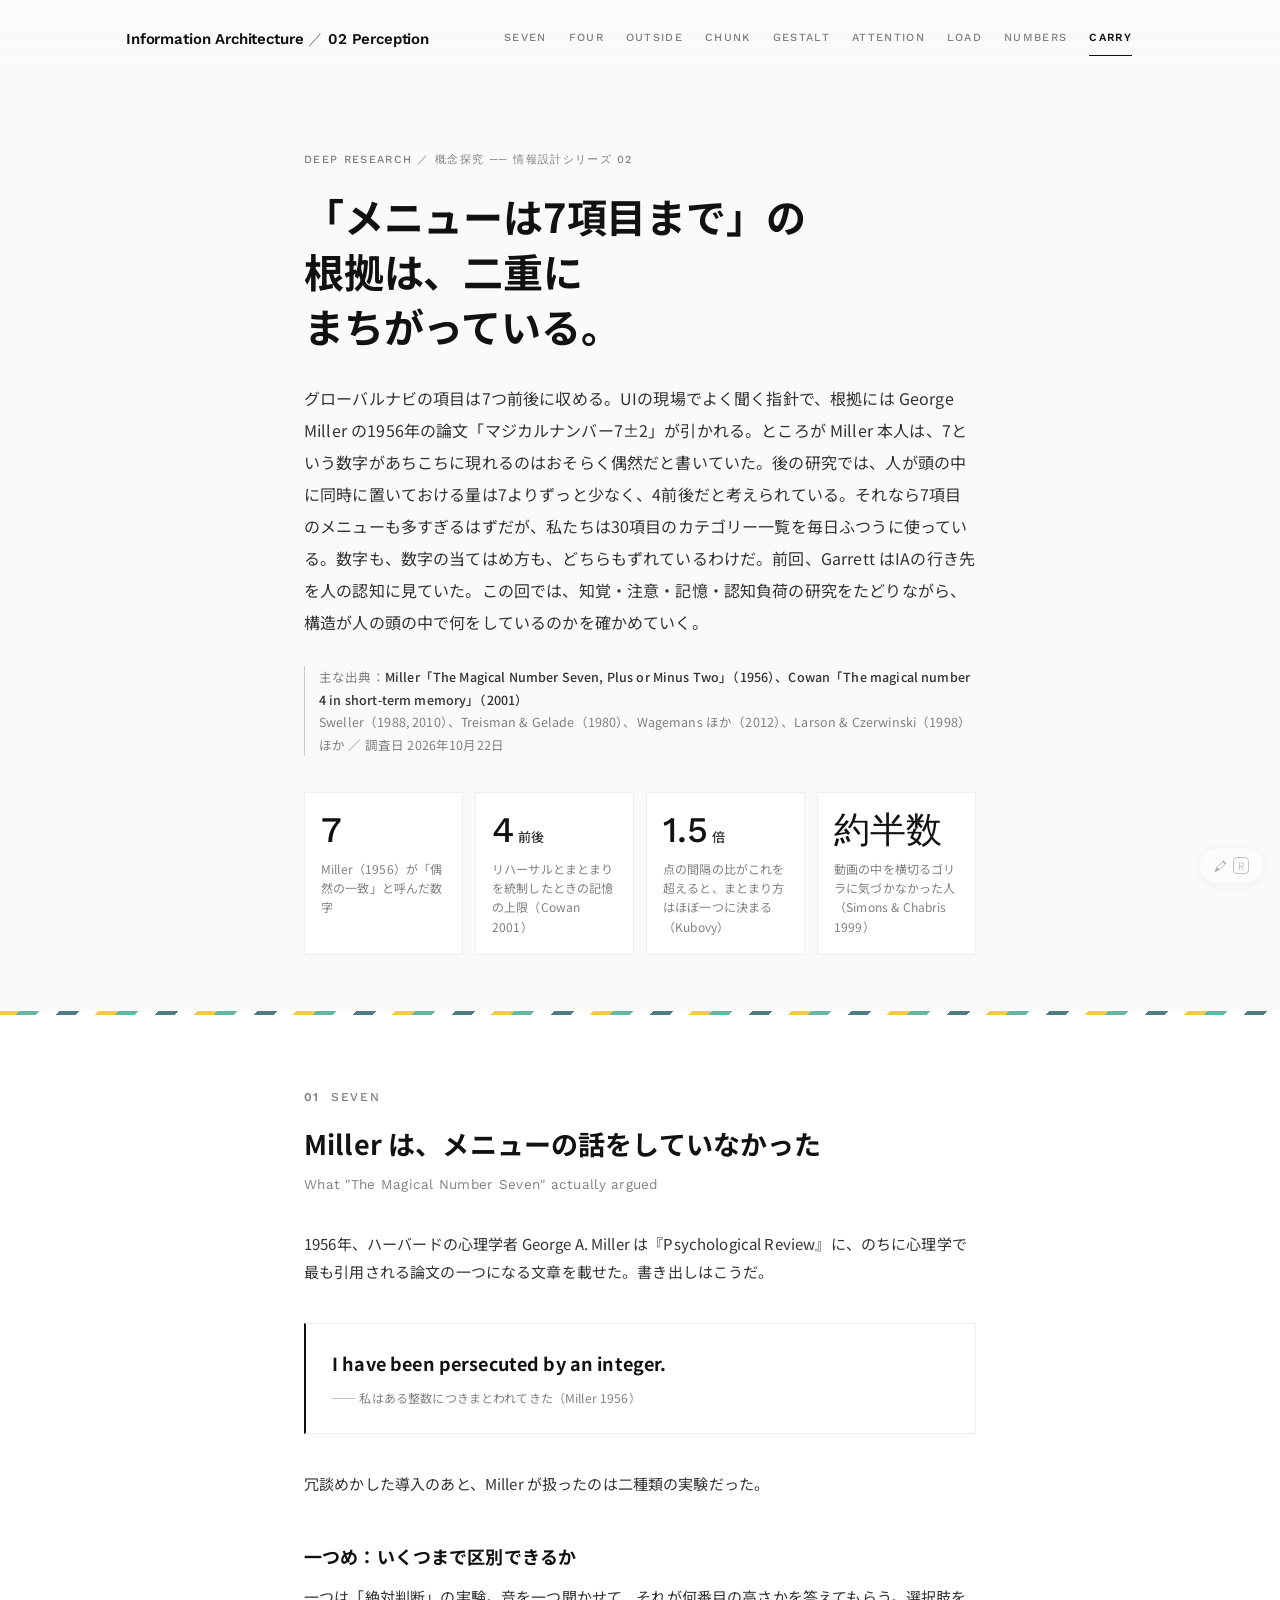
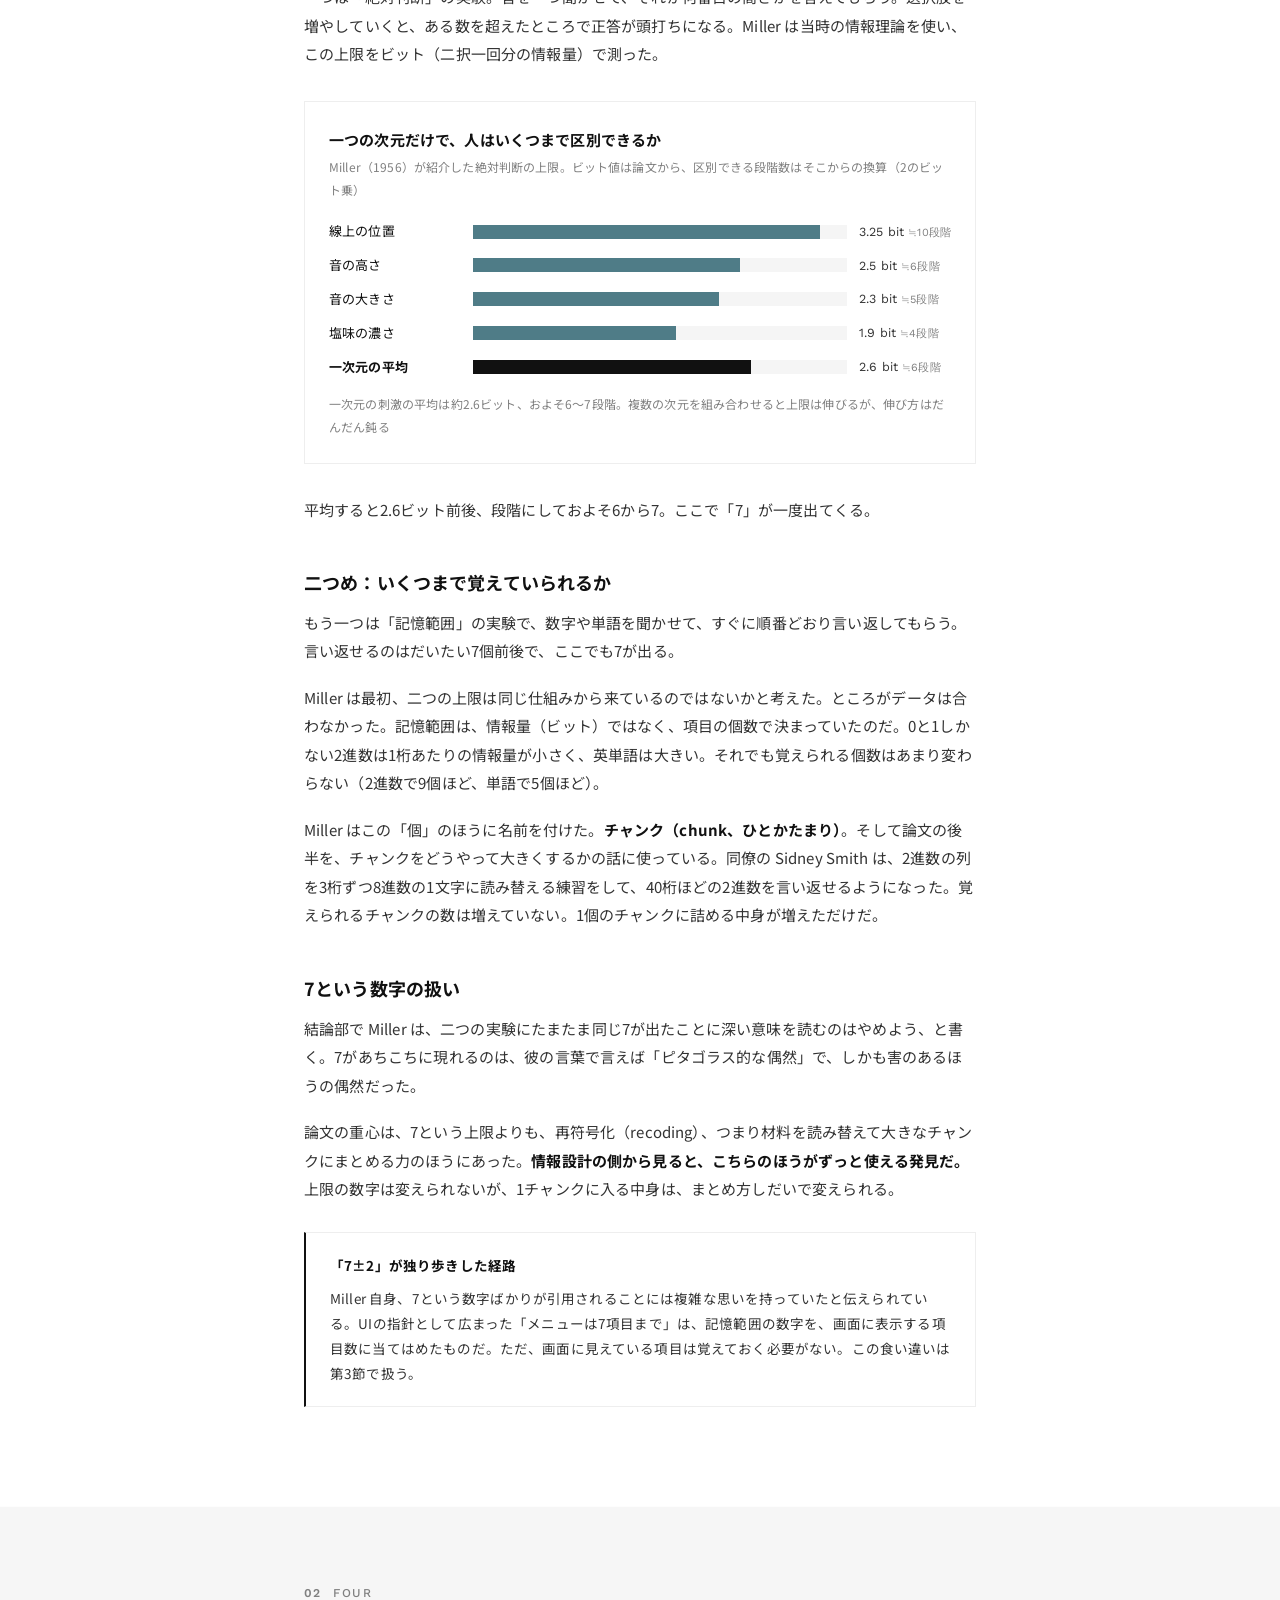
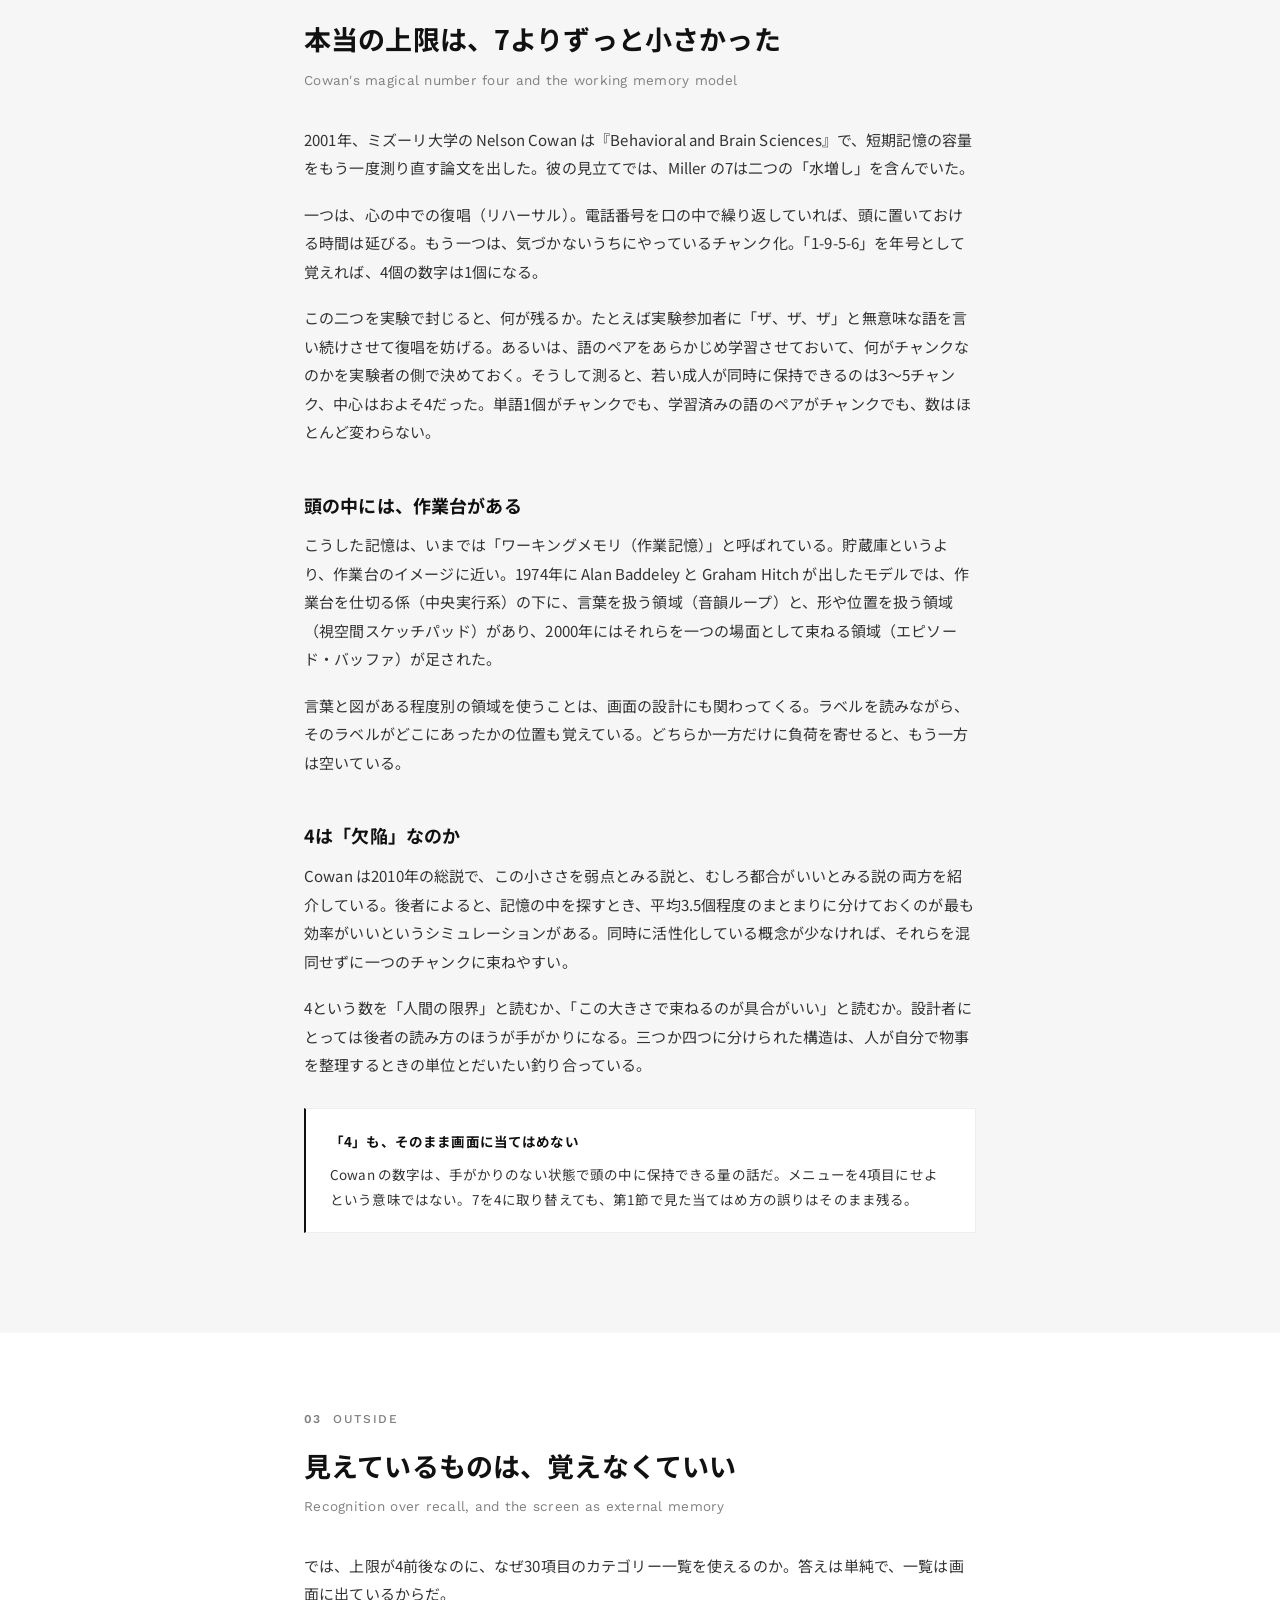
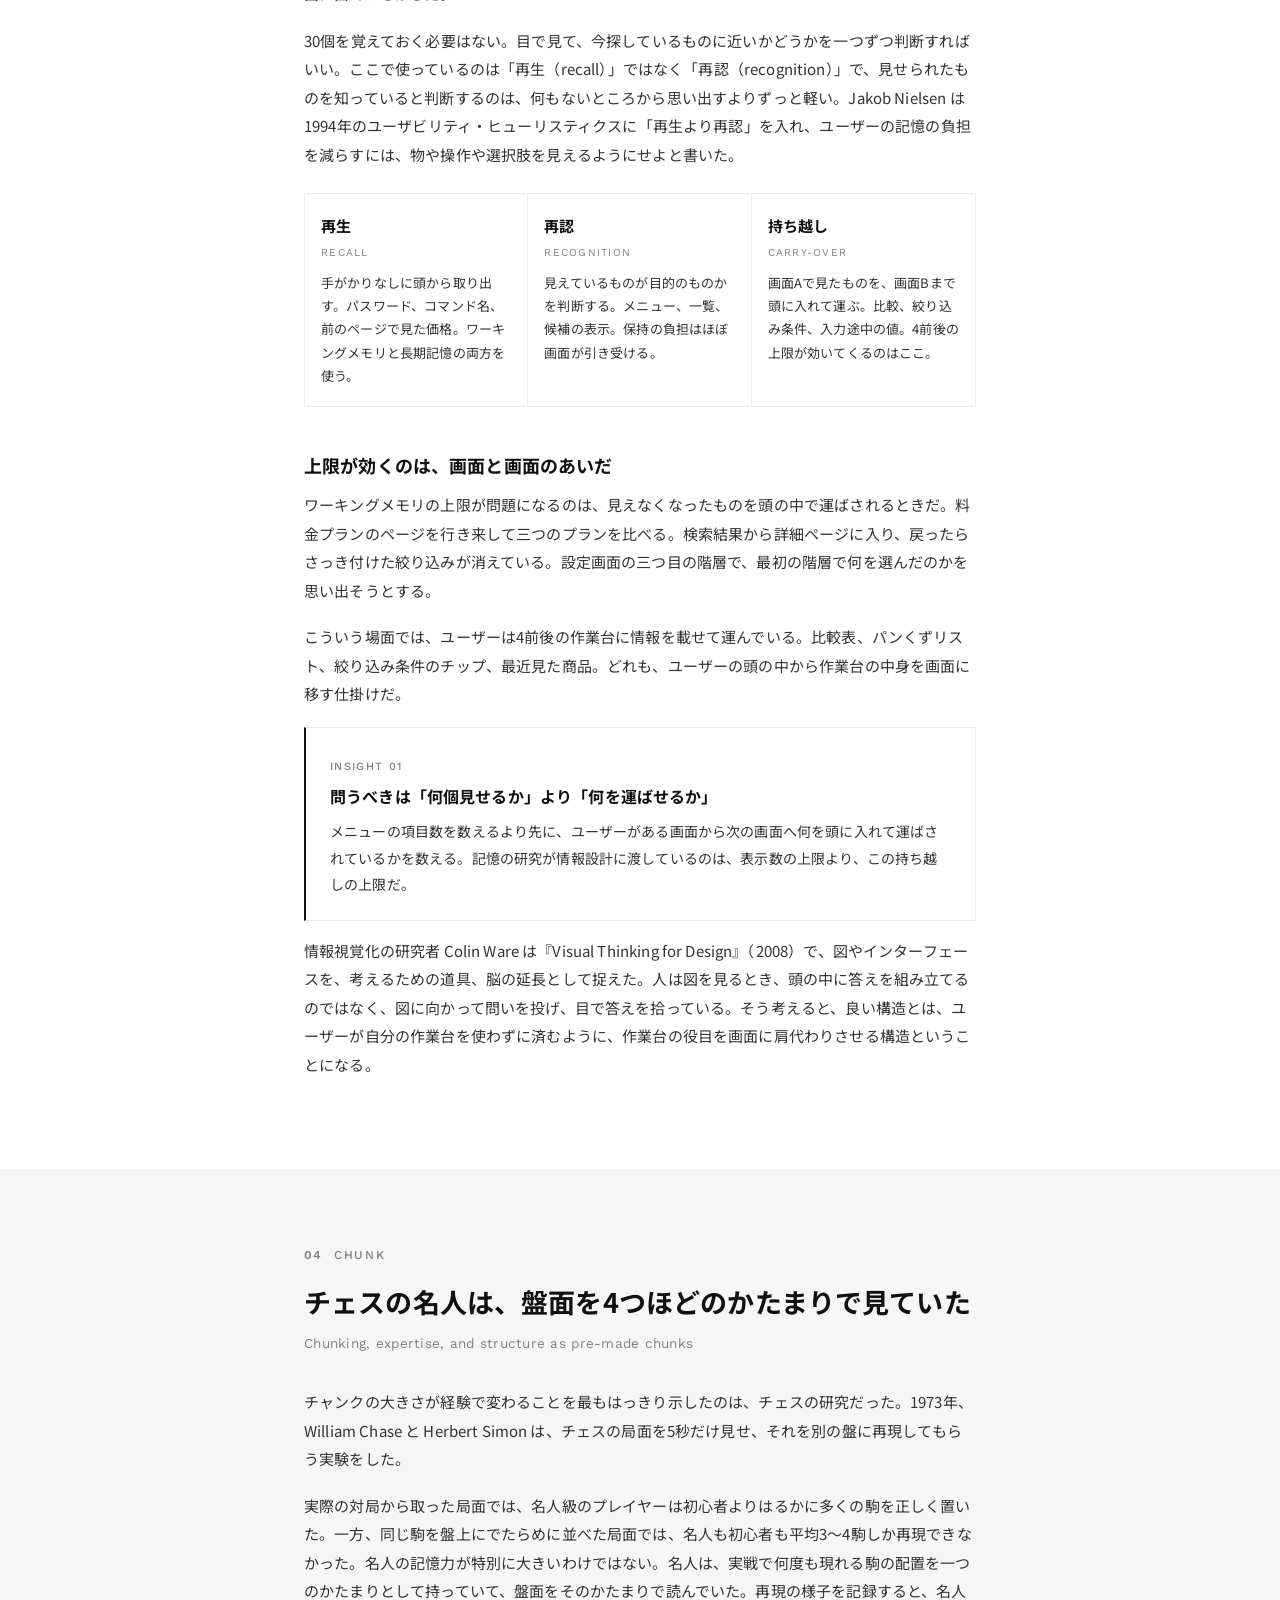
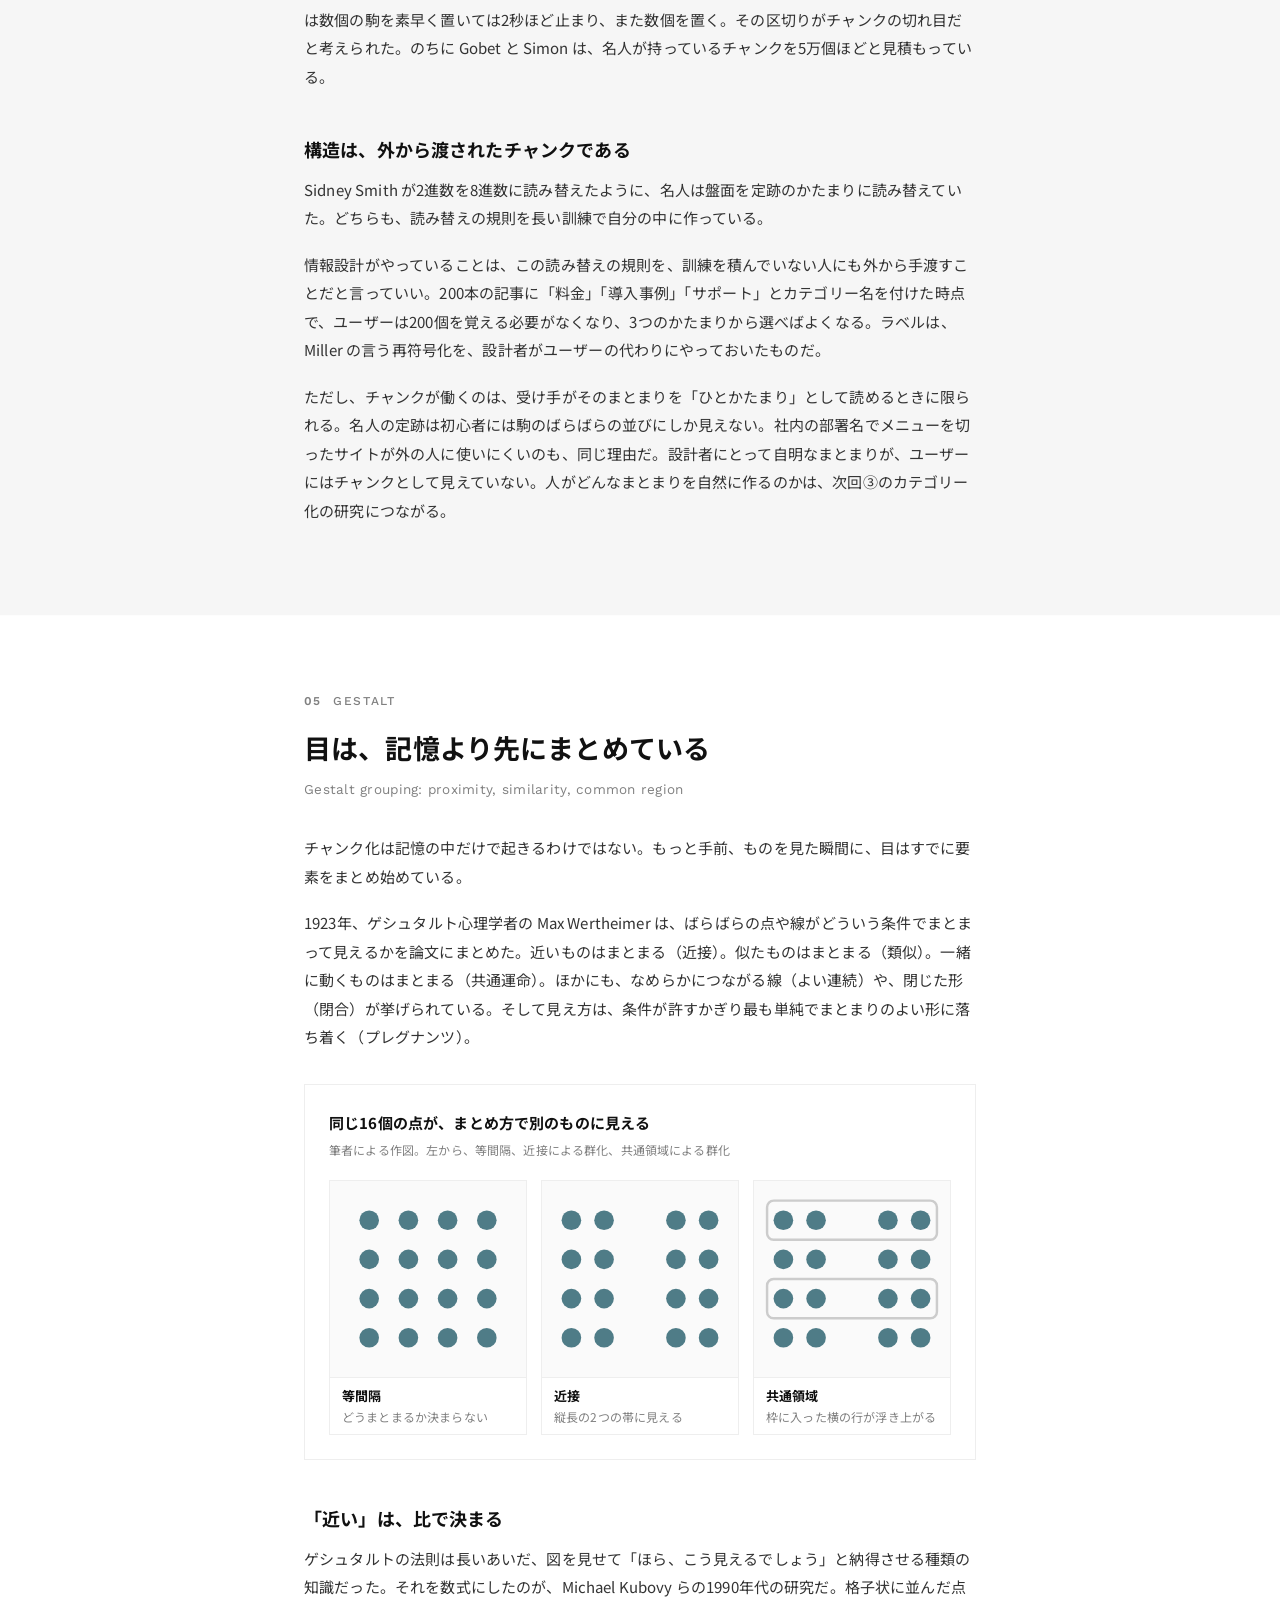
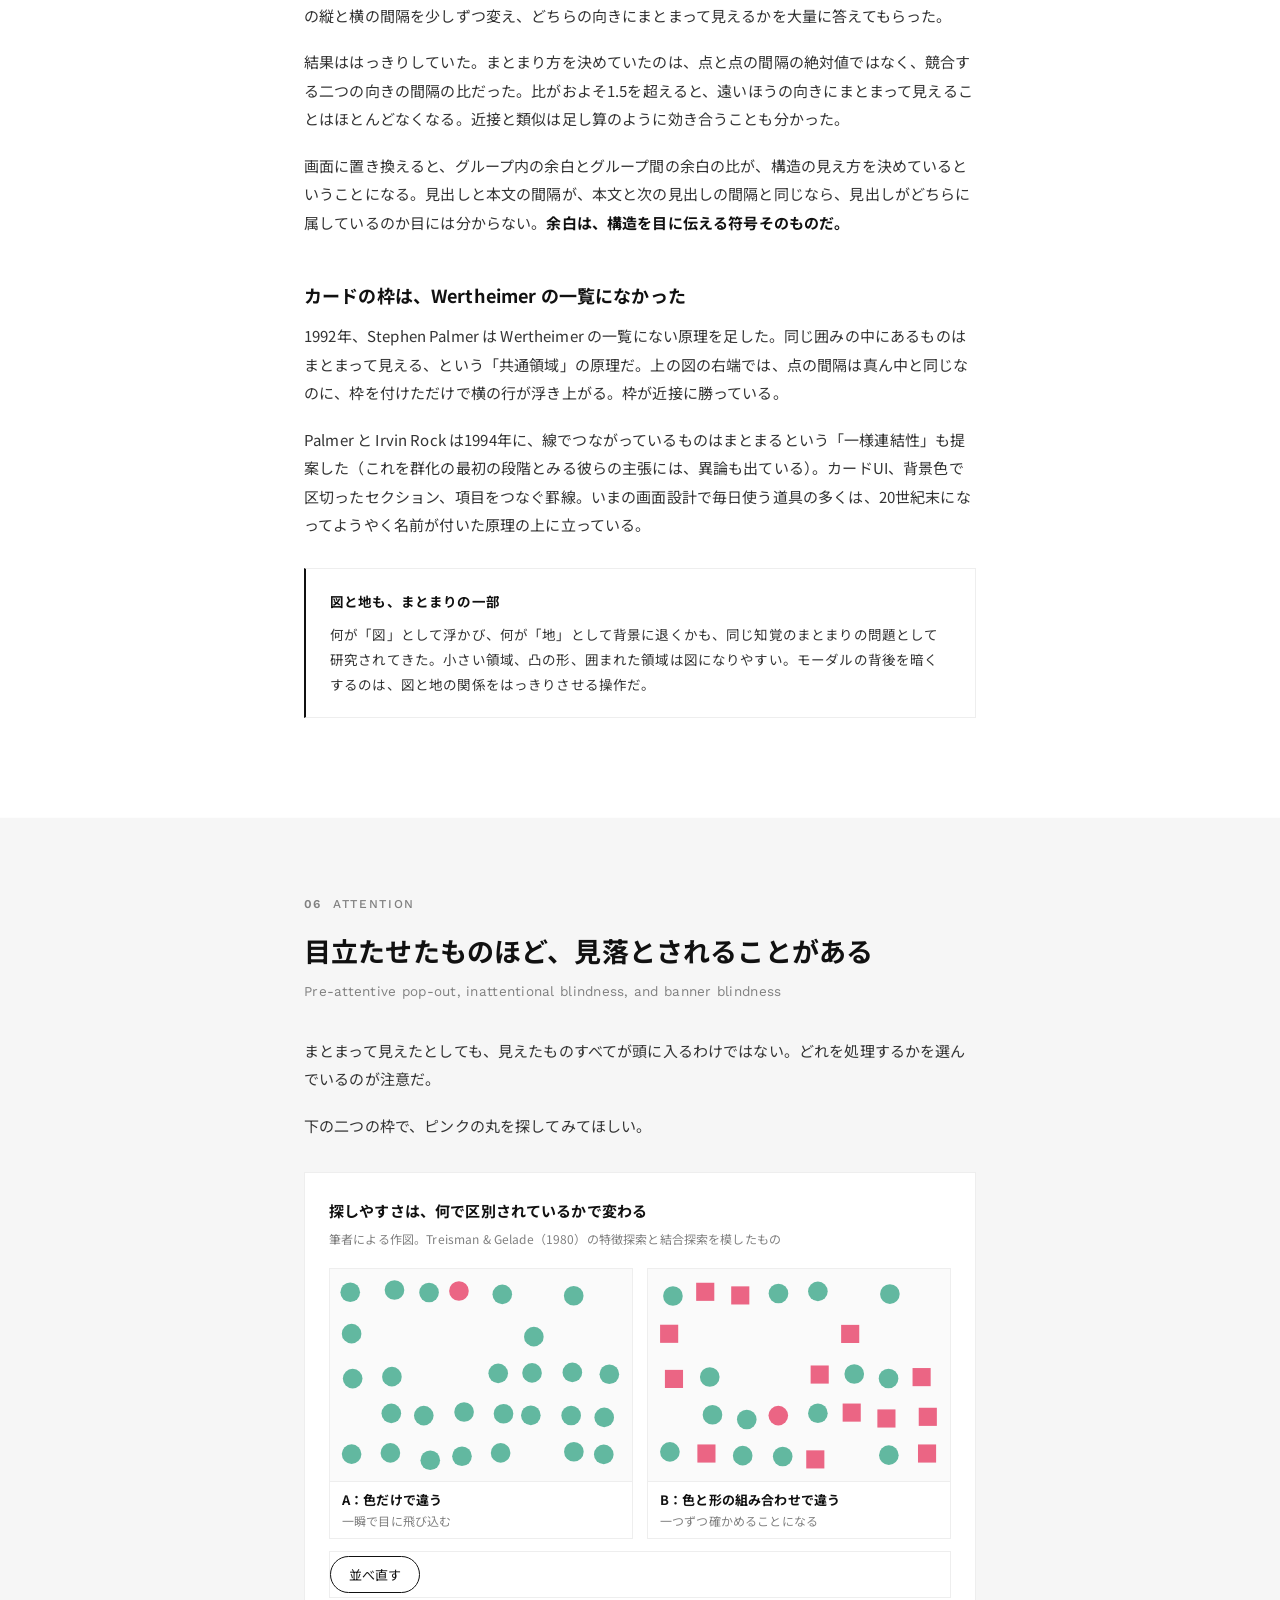
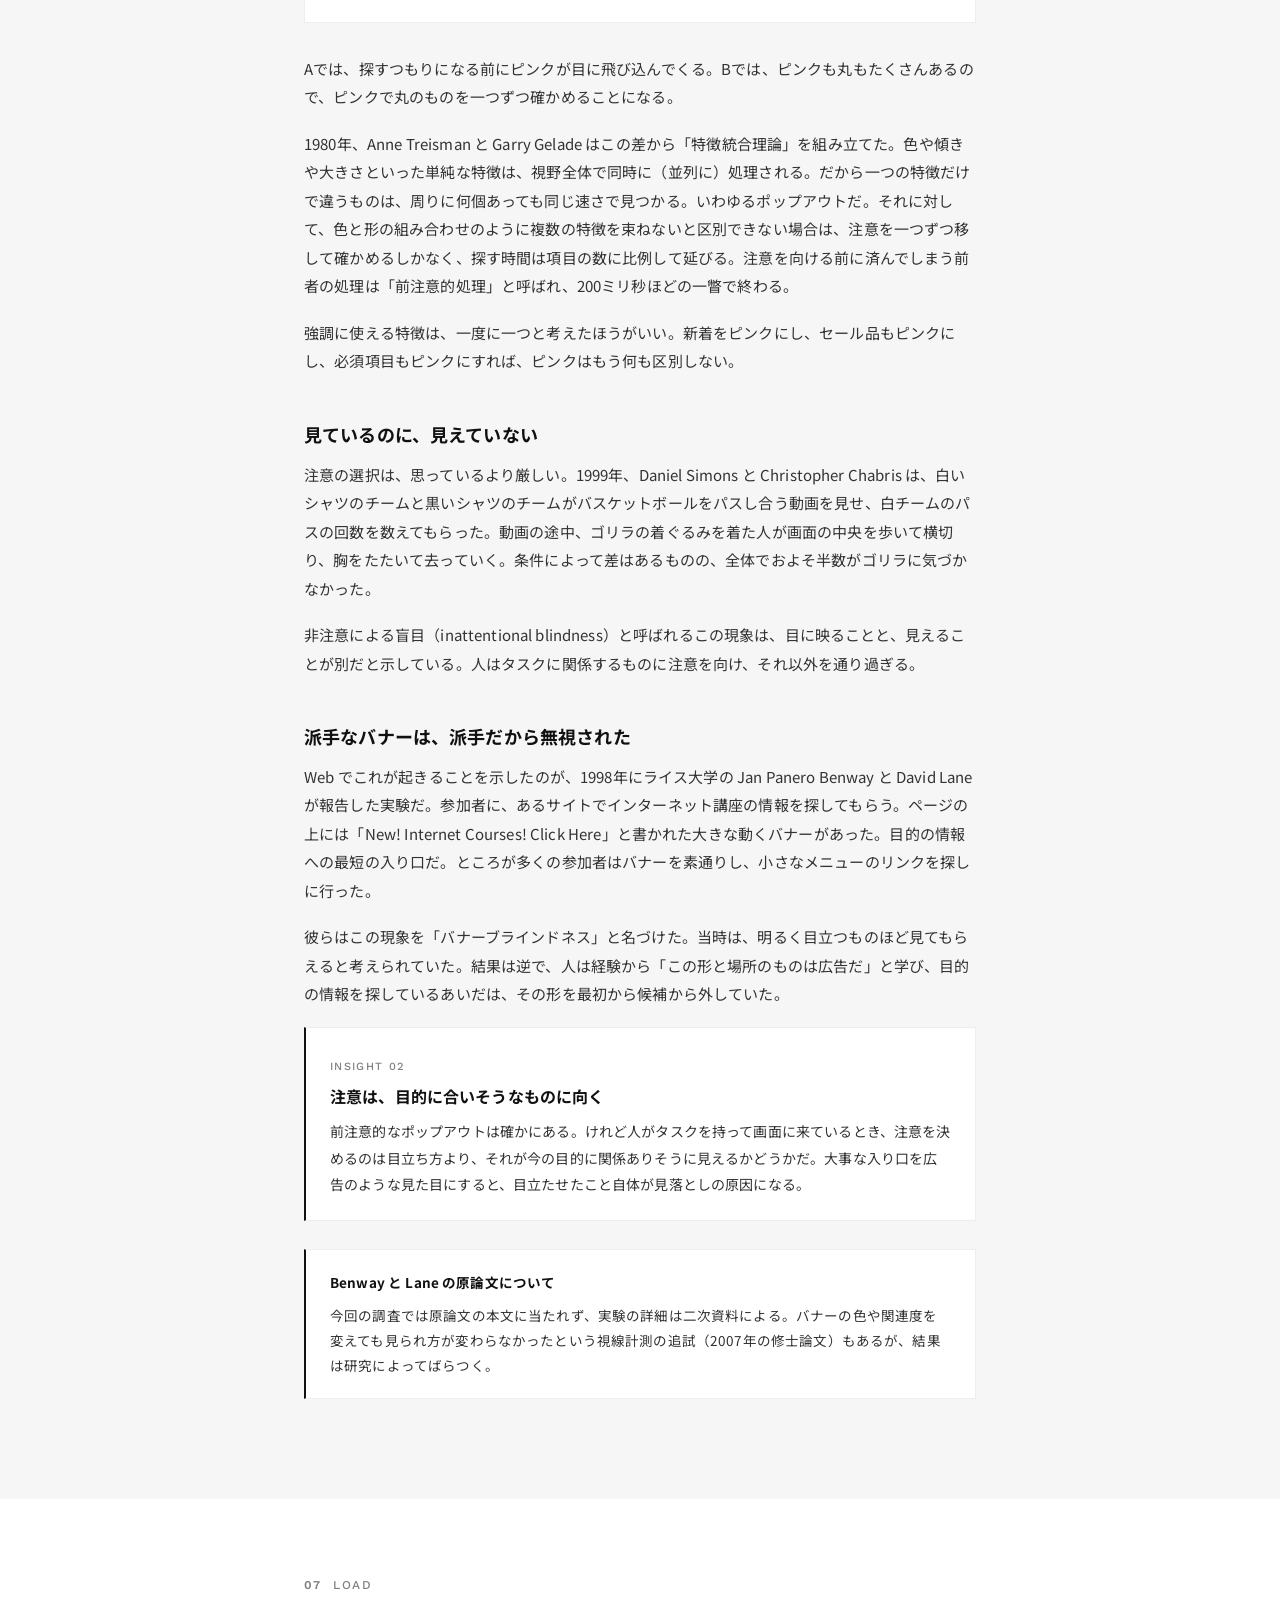
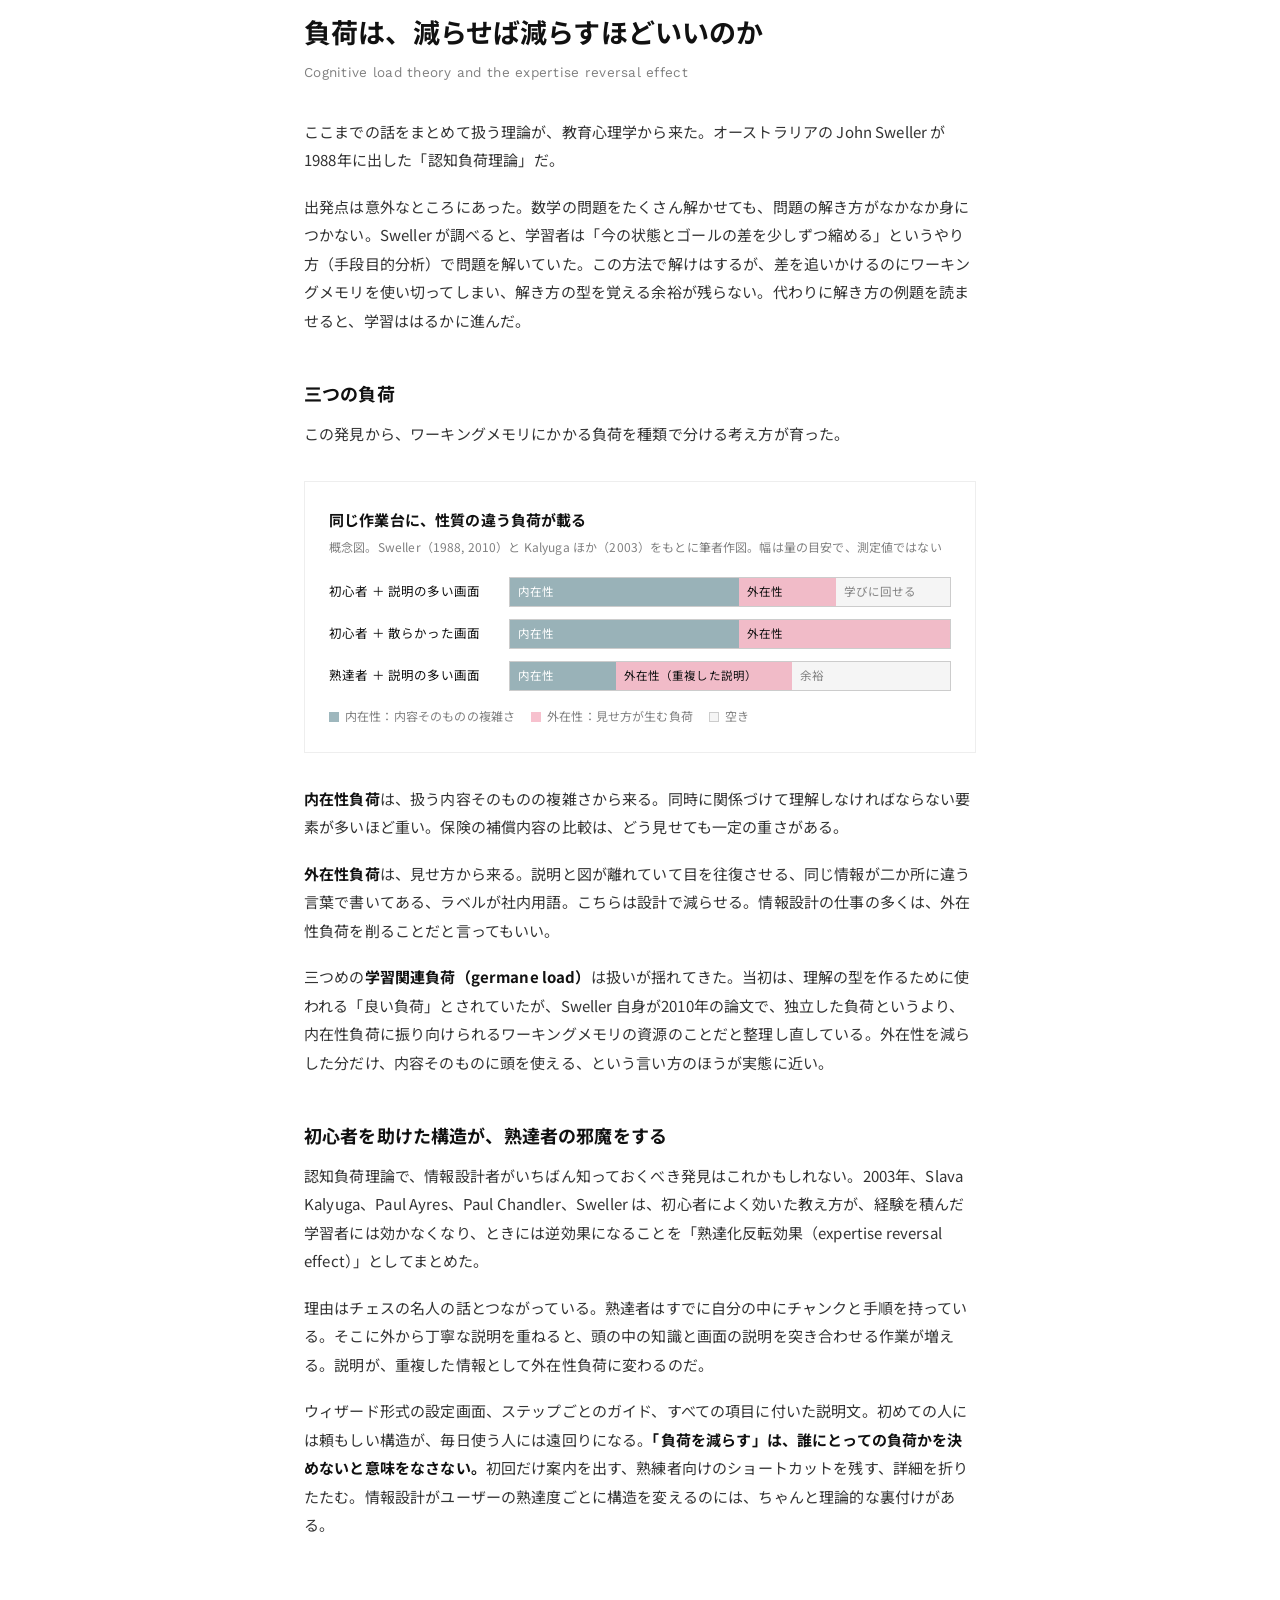
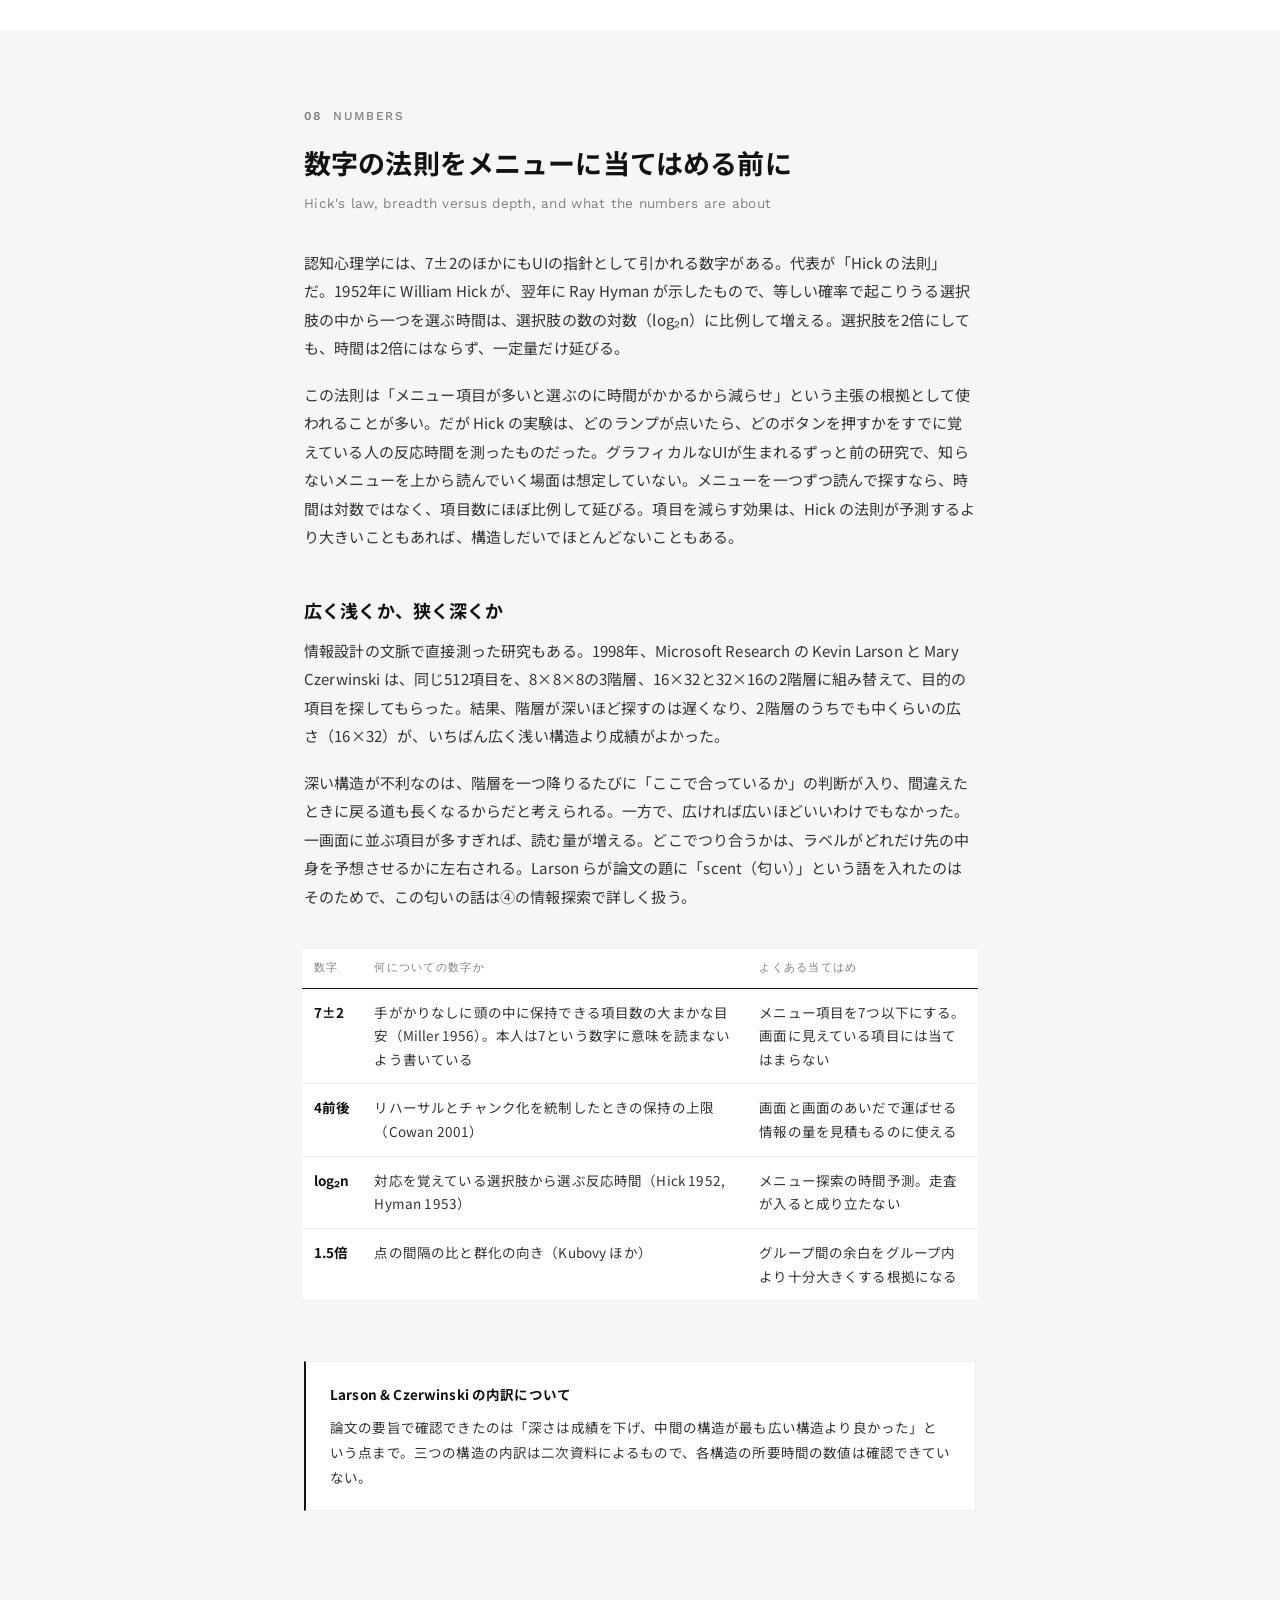
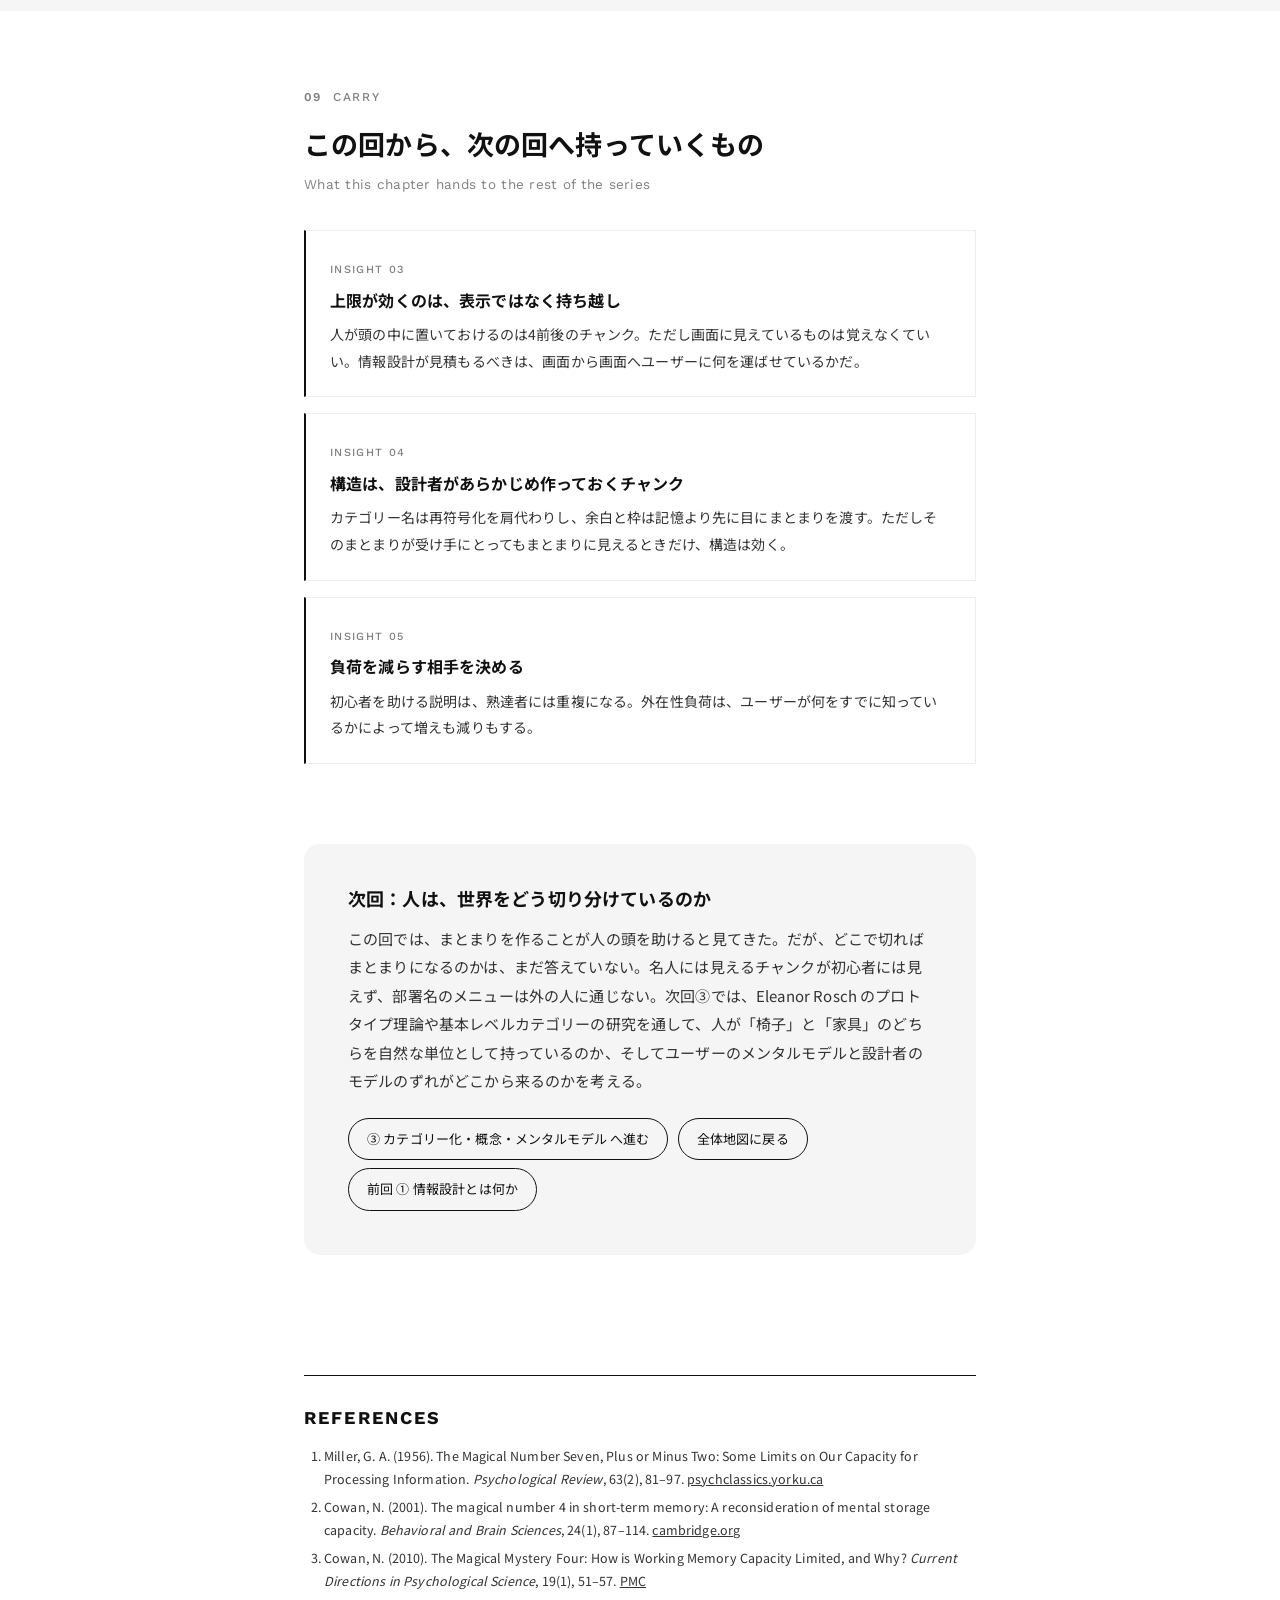
<file: tokens/trial/ia02/index.html>
<!doctype html>
<html lang="ja">
<head>
<meta charset="utf-8">
<meta name="robots" content="noindex, nofollow">
<meta name="viewport" content="width=device-width,initial-scale=1">
<title>「メニューは7項目まで」の根拠は、二重にまちがっている｜情報設計シリーズ 02</title>
<link rel="icon" href="https://research-sai.vercel.app/article-favicon.svg" type="image/svg+xml">
<meta name="description" content="知覚・注意・記憶・認知負荷の研究から、構造が人の頭の中で何をしているのかをたどる。Miller、Cowan、ゲシュタルト、Treisman、Sweller。">
<link rel="preconnect" href="https://fonts.googleapis.com">
<link rel="preconnect" href="https://fonts.gstatic.com" crossorigin>
<link href="https://fonts.googleapis.com/css2?family=Noto+Sans+JP:wght@400;500;700&family=Work+Sans:wght@300;400;500;600&display=swap" rel="stylesheet">
<!-- THEMES:BOOT:START -->
<!-- テーマ（https://design-themes-sai.vercel.app）。描画前に読み、data-theme を決める。読めなければ土台のまま -->
<link rel="stylesheet" href="https://design-themes-sai.vercel.app/themes.css">
<script src="https://design-themes-sai.vercel.app/themes.js"></script>
<!-- THEMES:BOOT:END -->
<style>
:root{
  --paper:#FAFAFA;--white:#FFFFFF;--tint:#F5F5F5;--ink:#111111;--text:#333333;--muted:#808080;
  --line:#EEEEEE;--line-strong:#CCCCCC;--footer:#EEEEEE;
  --teal:#62B8A0;--yellow:#F2C94C;--coral:#EB6584;--deep-teal:#4F7C87;
  --stripe:repeating-linear-gradient(135deg,var(--yellow) 0 14px,var(--teal) 14px 28px,#FFF 28px 42px,var(--deep-teal) 42px 56px,#FFF 56px 70px);
  --en:"Work Sans","Helvetica Neue",Arial,sans-serif;
  --jp:"Noto Sans JP","Hiragino Kaku Gothic ProN","Hiragino Sans",sans-serif;
  --maxw:720px;

  --paper-rgb: 250, 250, 250;  /* 固定ヘッダーの半透明背景用。--paper と同じ色 */;
  --coral-rgb: 235,101,132;
  --deep-rgb: 79,124,135;
  --teal-rgb: 98,184,160;
  --yellow-rgb: 242,201,76;}
/* THEMES:CSS:START */
/* =========================================================
   DESIGN THEMES — 土台（各ページに書き写す部分）
   sync-themes.py が各ページの THEMES:CSS 区間に流し込む。ページ側で手で書き換えないこと。
   ここにあるのは「テーマのサイトが読めなくても効いていてほしいもの」だけ:
     - 土台（SAI v2）で足りないトークンの既定値
     - 記事ページの節の帯（全テーマ共通）
   テーマごとの値・切り替えボタン・切り替えの処理はテーマのサイト（site/themes.css・site/themes.js）にあり、
   各ページは <link> と <script src> で読み込む。テーマを足す・並べ替える・色を直すときは、ここは触らない。
   ========================================================= */

/* --- 既定テーマ（sai）: ページ側のパレットに足りないトークンを補う --- */
:root {
  /* 形 */
  --r-card: 0px;        /* カード・パネルの角丸 */
  --r-pill: 48px;       /* チップ・タグ・ピルボタン */
  --r-input: 4px;       /* 入力欄 */
  --r-xs: 3px;          /* トースト等の極小要素 */
  --r-inner: 12px;      /* 吹き出し・入れ子カード */
  --r-band-card: 16px;  /* 一段大きいカード */
  --bw: 1px;            /* カードの枠線幅 */
  --r-scale: 1;         /* 角丸の倍率。値が散っているページ（research-sai）はこれで一括調整する */
  /* ページによって罫線トークンの名前が違う（sai-works系は --rule、research系は --line）。
     var() のフォールバックで両方に対応する。 */
  --card-line: var(--rule, var(--line));
  --input-line: var(--rule-strong, var(--line-strong));

  /* ページごとに既定が違うトークン（--paper-rgb / --ls-display）は
     ここに書かない。各ページの :root で定義し、テーマ側は
     html[data-theme="..."] ブロックでだけ上書きする。 */

  /* 文字 */
  --fw-display: 300;         /* 大見出しのウェイト */
  --ls-label: 0.14em;        /* 欧文ラベルの字間 */
  --label-case: uppercase;   /* 欧文ラベルの大文字化 */
  --lh-body: 1.9;            /* 本文の行間 */

  /* 影（既定は使わない。浮かせるテーマ用の受け口） */
  --shadow-card: none;
  --shadow-pop: none;

  /* アイコン（線画SVGの線の太さ） */
  --ico-sw: 1.5;
  --ico-sw-lg: 1.25;

  /* 装飾 */
  --caution: #c84e6c;                    /* 注意書きのラベル */
  --track-bg: #dde5e1;                   /* バーの溝 */
  --track-bg-soft: #eef1ef;              /* バーの溝（淡い方） */
  --lang-en-bg: #eef1f5;                 /* 言語バッジ（EN） */
  --lang-en-fg: #5a6b86;
  --mark-bg: rgba(98, 184, 160, .34);    /* マーカー線（標準） */
  --mark-c-bg: rgba(235, 101, 132, .28); /* マーカー線（強調） */
  --accent-band: var(--stripe);
  --footer-bg: var(--rule);
  --footer-fg: var(--muted);
  --chip-g-bg: rgba(98, 184, 160, .14);
  --chip-b-bg: rgba(79, 124, 135, .14);
  --mosaic: #62B8A0, #F2C94C, #EB6584, #4F7C87, #FFFFFF, #FFFFFF, #F5F5F5;
  /* 記事ページの節の交互の帯 */
  --sec-bg: var(--white);                /* 奇数番目の節の背景 */
  --sec-alt-bg: #F6F6F6;                 /* 偶数番目の節の背景（薄いテーマカラー） */
  --sec-pad-y: 48px;                     /* main 直下の節の上下余白 */
  --bleed: 100vw;                        /* 画面幅いっぱいに広げるときの幅（帯・ストライプ） */
  --hero-pb: 56px;                       /* ヘッダー（hero）の下余白。ストライプはこの下、節との境目に置く */
  --stripe-h: 4px;                       /* ヘッダー下のストライプの太さ */
}


/* --- 節ごとに背景を交互に変える（全ページ・全テーマ共通。2026-11-20 から research 以外にも広げた） ---
   「節」＝ main 直下（main が無いページは body 直下）の section・article・[data-sec] で、中に h2 があるもの。
   節が 2 つ以上並ぶページだけ、1・3・5…番目を --sec-bg（白）、2・4・6…番目を --sec-alt-bg（薄いテーマカラー）にする。
   帯は画面幅いっぱいに広げ、節と節の間に紙の色の隙間が出ないよう、節の外の余白（margin）は 0、上下の余白は --sec-pad-y にそろえる。
   見出し（h2）だけで区切ったページは、add-page.py が h2 ごとに section（data-sec-auto 付き） で包む。
   div で組んだ節（帯の div など）は data-sec を付ける。交互にしたくないページは body に data-sec-alt="off"。
   research の記事（ナビに .nav-inner / .gnav-inner がある）は、下の専用の指定で塗る（余白はページ側のまま）。 */
:is(body:not([data-sec-alt="off"]):not(:has(.nav-inner, .gnav-inner)):not(:has(> main)), body:not([data-sec-alt="off"]):not(:has(.nav-inner, .gnav-inner)) > main)
  > :is(section, article, [data-sec]):has(h2):is(:has(~ :is(section, article, [data-sec]) h2), :is(section, article, [data-sec]):has(h2) ~ *) {
  background: var(--sec-bg) !important; box-shadow: 0 0 0 var(--bleed) var(--sec-bg) !important; clip-path: inset(0 calc(var(--bleed) * -1));
  margin-top: 0 !important; margin-bottom: 0 !important; padding-top: var(--sec-pad-y) !important; padding-bottom: var(--sec-pad-y) !important;
}
:is(body:not([data-sec-alt="off"]):not(:has(.nav-inner, .gnav-inner)):not(:has(> main)), body:not([data-sec-alt="off"]):not(:has(.nav-inner, .gnav-inner)) > main)
  > :nth-child(even of :is(section, article, [data-sec]):has(h2)):is(:has(~ :is(section, article, [data-sec]) h2), :is(section, article, [data-sec]):has(h2) ~ *) {
  background: var(--sec-alt-bg) !important; box-shadow: 0 0 0 var(--bleed) var(--sec-alt-bg) !important;
}

/* --- research の記事ページ：節ごとに背景を交互に変える（全テーマ共通） ---
   奇数番目の節は白、偶数番目は薄いテーマカラー（--sec-alt-bg）。
   帯は画面幅いっぱいに広げる（box-shadow + clip-path で左右だけ伸ばす）。
   節は body 直下のページと main 直下のページがある。 */
/* 対象は research の記事ページ（ナビに .nav-inner / .gnav-inner がある）だけ。
   sai-works・LP・デザインシステムのページには効かせない。 */
body:has(.nav-inner, .gnav-inner) { overflow-x: clip; }
body:has(.nav-inner, .gnav-inner) > section,
body:has(.nav-inner, .gnav-inner) > main > section { background: var(--sec-bg); box-shadow: 0 0 0 var(--bleed) var(--sec-bg); clip-path: inset(0 calc(var(--bleed) * -1)); }
body:has(.nav-inner, .gnav-inner) > section:nth-of-type(even),
body:has(.nav-inner, .gnav-inner) > main > section:nth-of-type(even) { background: var(--sec-alt-bg); box-shadow: 0 0 0 var(--bleed) var(--sec-alt-bg); }
body:has(.nav-inner, .gnav-inner) > main > section[id^="sec-"] { padding-top: var(--sec-pad-y); padding-bottom: var(--sec-pad-y); }
/* 最後の節とフッターの間に紙の色の隙間を作らない */
body:has(.nav-inner, .gnav-inner) section ~ footer,
body:has(.nav-inner, .gnav-inner) main ~ footer { margin-top: 0 !important; }

/* ヘッダー下のストライプは、帯の境目（最初の節の上端）に描く。
   ページごとに hero の中の位置（.hero::after / .hero .wrap::after）と余白が違い、
   帯の端とずれていたので、hero 側のストライプは消して節の ::before に一本化する。
   hero の下余白は --hero-pb に揃え、hero の下罫線はストライプが代わりをするので消す。 */
body:has(.nav-inner, .gnav-inner) .hero { padding-bottom: var(--hero-pb) !important; border-bottom-width: 0 !important; }
body:has(.nav-inner, .gnav-inner) .hero::after,
body:has(.nav-inner, .gnav-inner) .hero .wrap::after { display: none !important; }
body:has(.nav-inner, .gnav-inner) > section:first-of-type,
body:has(.nav-inner, .gnav-inner) > main > section:first-of-type { position: relative; }
body:has(.nav-inner, .gnav-inner) > section:first-of-type::before,
body:has(.nav-inner, .gnav-inner) > main > section:first-of-type::before { content: ""; position: absolute; left: 0; right: 0; top: 0; height: var(--stripe-h); background: var(--stripe); z-index: 1; }

/* research のナビの題名（.brand）は、細い画面（320px など）でボタンの下にもぐらないよう折り返す（2026-11-20） */
@media (max-width: 400px) { .nav-inner > .brand, .gnav-inner > .brand { white-space: normal; min-width: 0; } }
/* THEMES:CSS:END */
*{box-sizing:border-box}
html,body{overflow-x:hidden}
html{scroll-behavior:smooth;scroll-padding-top:90px}
body{margin:0;background:var(--paper);color:var(--text);font-family:var(--jp);font-size:15px;line-height:1.9;letter-spacing:.01em;-webkit-font-smoothing:antialiased}
.wrap{max-width:var(--maxw);margin:0 auto;padding:0 24px;position:relative}
a{color:var(--ink)}
b,strong{color:var(--ink);font-weight:700}

nav{position:fixed;top:0;left:0;right:0;z-index:50;background:linear-gradient(to bottom,rgba(var(--paper-rgb),.96) 0%,rgba(var(--paper-rgb),.92) 30%,rgba(var(--paper-rgb),.8) 55%,rgba(var(--paper-rgb),.6) 78%,rgba(var(--paper-rgb),.42) 100%)}
.nav-inner{max-width:1080px;margin:0 auto;display:flex;align-items:center;gap:22px;padding:22px 26px 14px}
.brand{font-family:var(--en);font-weight:600;font-size:15px;color:var(--ink);letter-spacing:-.01em;white-space:nowrap}
.brand b{color:var(--muted);font-weight:400}
.nav-links{display:flex;gap:22px;margin-left:auto;overflow-x:auto;overflow-y:hidden;scrollbar-width:none}
.nav-links::-webkit-scrollbar{display:none}
.nav-links a{font-family:var(--en);font-size:11px;font-weight:500;letter-spacing:.12em;text-transform:uppercase;color:var(--muted);text-decoration:none;padding:6px 0;border-bottom:1px solid transparent;white-space:nowrap}
.nav-links a:hover,.nav-links a.on{color:var(--ink);border-bottom-color:var(--ink)}
.nav-links a.on{font-weight:600}

.hero{padding:150px 0 0}
.hero::after{content:"";display:block;height:4px;background:var(--stripe);margin-top:56px;width:calc(100% + 120px);margin-left:-60px}
.hero .wrap::after{content:"";display:block}
.eyebrow{display:block;font-family:var(--en);font-size:11px;font-weight:500;letter-spacing:.12em;text-transform:uppercase;color:var(--muted);margin-bottom:18px}
h1.title{font-family:var(--jp);font-weight:700;font-size:44px;line-height:1.38;color:var(--ink);margin:0 0 28px;letter-spacing:-.005em}
.lede{font-size:16px;line-height:2;color:var(--text);margin:0 0 28px}
.src-tag{font-size:12.5px;line-height:1.8;color:var(--muted);border-left:1px solid var(--line-strong);padding-left:14px;margin:0 0 36px}
.src-tag b{color:var(--text);font-weight:500}
.stat-grid{display:grid;grid-template-columns:repeat(4,1fr);gap:12px}
.stat{background:var(--white);border:var(--bw) solid var(--card-line);padding:18px 16px}
.stat .n{font-family:var(--en);font-weight:500;font-size:36px;line-height:1.1;color:var(--ink)}
.stat .n small{font-family:var(--jp);font-size:13px;font-weight:500;margin-left:4px;color:var(--text)}
.stat .l{font-size:12px;line-height:1.6;color:var(--muted);margin-top:8px}

section{padding:72px 0}
.sec-no{display:block;font-family:var(--en);font-size:11px;font-weight:500;letter-spacing:.12em;text-transform:uppercase;color:var(--muted)}
h2{font-family:var(--jp);font-weight:700;font-size:27px;line-height:1.5;color:var(--ink);margin:10px 0 8px}
.sec-sub{font-size:13.5px;color:var(--muted);margin:0 0 32px;font-family:var(--en);letter-spacing:.02em}
h3{font-weight:700;font-size:18px;line-height:1.6;color:var(--ink);margin:44px 0 12px}
p{margin:0 0 1.2em}

ul.clean{list-style:none;padding:0;margin:0 0 1.6em}
ul.clean li{position:relative;padding:10px 0 10px 20px;border-bottom:1px dashed var(--line-strong)}
ul.clean li::before{content:"";position:absolute;left:2px;top:21px;width:7px;height:7px;border-radius:50%;background:var(--teal)}
ul.clean li:last-child{border-bottom:none}

.dom-grid{display:grid;grid-template-columns:repeat(3,1fr);gap:12px;margin:24px 0 32px}
.dom{background:var(--white);border:var(--bw) solid var(--card-line);padding:18px 16px}
.dom .dn{font-weight:700;color:var(--ink);font-size:15px;line-height:1.5}
.dom .de{font-family:var(--en);font-size:10.5px;letter-spacing:.12em;text-transform:uppercase;color:var(--muted);margin:4px 0 10px}
.dom .dq{font-size:13px;line-height:1.8}
.dom .sw{display:block;height:3px;margin:-18px -16px 14px}

.pull{background:var(--white);border:var(--bw) solid var(--card-line);border-left:2px solid var(--ink);padding:24px 26px;margin:36px 0}
.pull p{font-size:18px;font-weight:700;line-height:1.7;color:var(--ink);margin:0}
.pull .by{display:block;font-size:12px;font-weight:400;color:var(--muted);margin-top:10px}

.note{background:var(--white);border:var(--bw) solid var(--card-line);padding:20px 24px;margin:28px 0;font-size:13.5px;line-height:1.85}
.note p{margin:0 0 .6em}.note p:last-child{margin:0}
.note .h{font-weight:700;color:var(--ink)}
.note.sand{border-left:2px solid var(--ink)}

.insight{background:var(--white);border:var(--bw) solid var(--card-line);padding:22px 24px;margin:16px 0}
.insight .ik{font-family:var(--en);font-size:11px;font-weight:500;letter-spacing:.12em;text-transform:uppercase;color:var(--muted)}
.insight h4{font-size:16px;color:var(--ink);margin:6px 0 8px;line-height:1.6}
.insight p{font-size:14px;margin:0}

.chart-card{background:var(--white);border:var(--bw) solid var(--card-line);padding:24px;margin:32px 0}
.chart-card .ct{font-weight:700;color:var(--ink);font-size:15px}
.chart-card .cs{font-size:12px;color:var(--muted);margin:2px 0 18px}
.leg{display:flex;flex-wrap:wrap;gap:16px;font-size:12px;color:var(--muted);margin-top:14px}
.leg i{display:inline-block;width:10px;height:10px;margin-right:6px;vertical-align:-1px}

table.tbl{width:100%;border-collapse:collapse;font-size:13.5px;line-height:1.75;margin:20px 0 32px;background:var(--white)}
table.tbl th{font-family:var(--en);font-size:10.5px;font-weight:500;letter-spacing:.12em;text-transform:uppercase;color:var(--muted);text-align:left;padding:10px 12px;border-bottom:1px solid var(--ink)}
table.tbl td{padding:12px;border-bottom:1px solid var(--line);vertical-align:top}
table.tbl td:first-child{font-weight:700;color:var(--ink);white-space:nowrap}
.tbl-wrap{overflow-x:auto;margin:0 -2px}

ul.limit{list-style:none;padding:0;margin:0 0 1.6em}
ul.limit li{position:relative;padding:10px 0 10px 30px;border-bottom:1px solid var(--line);font-size:14px}
ul.limit li::before{content:"!";position:absolute;left:0;top:13px;width:18px;height:18px;border:var(--bw) solid var(--ink);border-radius:50%;font-family:var(--en);font-size:11px;font-weight:600;line-height:16px;text-align:center;color:var(--ink)}

.closing{background:var(--tint);border-radius:calc(16px * var(--r-scale));padding:40px 44px;margin:80px 0 0}
.closing h3{margin-top:0}

.pc-link{display:inline-block;border:var(--bw) solid var(--ink);border-radius:calc(48px * var(--r-scale));color:var(--ink);text-decoration:none;font-size:13px;padding:8px 18px;margin:4px 6px 4px 0;transition:.15s}
.pc-link:hover{background:var(--ink);color:var(--white)}

.refs{border-top:1px solid var(--ink);margin-top:120px;padding-top:28px}
.refs h3{margin-top:0;font-family:var(--en);font-size:11px;letter-spacing:.12em;text-transform:uppercase;color:var(--muted);font-weight:500}
.refs ol{padding-left:20px;font-size:12.5px;line-height:1.8;color:var(--text)}
.refs li{margin-bottom:6px}
.refs a{color:var(--text);word-break:break-all}

footer{background:var(--footer);padding:48px 24px;margin-top:80px;font-size:12.5px;color:var(--muted);line-height:1.9}
footer .wrap{padding:0}

@media (max-width:680px){
  section{padding:44px 0}
  h1.title{font-size:31px}
  h2{font-size:22px}
  .hero{padding-top:128px}
  .hero::after{width:100%;margin-left:0}
  .stat-grid{grid-template-columns:repeat(2,1fr)}
  .dom-grid{grid-template-columns:1fr 1fr}
  .nav-inner{flex-wrap:wrap;padding:16px 18px 10px;gap:8px}
  .brand{width:100%}
  .nav-links{width:100%;margin-left:0}
  .closing{padding:28px 22px;margin:56px 0 0}
  .pull p{font-size:16px}
}
@media (max-width:420px){.dom-grid{grid-template-columns:1fr}}
/* theme switch: keep it on the brand row on phones so the nav height does not change */
@media (max-width:680px){.nav-inner{position:relative}.nav-inner > [data-theme-switch]{position:absolute;top:16px;right:18px}.nav-inner > .brand{padding-right:40px}}
mark{background:linear-gradient(transparent 58%,rgba(var(--teal-rgb),.34) 58%);color:inherit;padding:0 1px}
mark.c{background:linear-gradient(transparent 58%,rgba(var(--coral-rgb),.28) 58%)}

/* --- map page extras --- */
.three{display:grid;grid-template-columns:repeat(3,1fr);gap:0;border:var(--bw) solid var(--card-line);background:var(--white);margin:24px 0 32px}
.three > div{padding:18px 16px;border-right:1px solid var(--line)}
.three > div:last-child{border-right:none}
.three .k{font-weight:700;color:var(--ink);font-size:15px}
.three .e{font-family:var(--en);font-size:10.5px;letter-spacing:.12em;text-transform:uppercase;color:var(--muted);margin:2px 0 8px}
.three p{font-size:13px;line-height:1.8;margin:0}

.tl{list-style:none;margin:8px 0 0;padding:0;position:relative}
.tl::before{content:"";position:absolute;left:58px;top:6px;bottom:6px;width:1px;background:var(--line-strong)}
.tl li{display:grid;grid-template-columns:48px 22px 1fr;align-items:start;padding:5px 0;font-size:13.5px;line-height:1.7}
.tl .y{font-family:var(--en);font-weight:500;color:var(--ink);font-size:13px;padding-top:1px}
.tl .d{width:9px;height:9px;border-radius:50%;margin:7px 0 0 6px;position:relative;z-index:1;box-shadow:0 0 0 3px var(--white)}
.tl .era{grid-column:1/-1;font-family:var(--en);font-size:10.5px;letter-spacing:.12em;text-transform:uppercase;color:var(--muted);padding:18px 0 4px 80px}
.cA{background:var(--yellow)}.cB{background:var(--teal)}.cC{background:var(--coral)}.cD{background:var(--deep-teal)}.cE{background:var(--muted)}

.layers{margin:24px 0 32px;border:var(--bw) solid var(--card-line);background:var(--white)}
.layer{display:grid;grid-template-columns:150px 1fr;border-bottom:1px solid var(--line)}
.layer:last-child{border-bottom:none}
.layer .ln{padding:14px 16px;font-weight:700;color:var(--ink);font-size:14px;border-right:1px solid var(--line);position:relative}
.layer .ln small{display:block;font-family:var(--en);font-weight:500;font-size:10px;letter-spacing:.12em;text-transform:uppercase;color:var(--muted)}
.layer .lc{padding:14px 16px;font-size:13px;line-height:1.75}
.layer .lc .cats{display:block;font-family:var(--en);font-size:11.5px;color:var(--muted);margin-top:4px}
.layer.cog .ln::before{content:"";position:absolute;left:0;top:0;bottom:0;width:3px;background:var(--coral)}
.axis{display:flex;justify-content:space-between;font-family:var(--en);font-size:10.5px;letter-spacing:.12em;text-transform:uppercase;color:var(--muted);margin:-22px 0 32px}

.act{margin:48px 0 0}
.act-h{display:flex;align-items:baseline;gap:14px;border-bottom:1px solid var(--ink);padding-bottom:8px;margin-bottom:4px}
.act-h .an{font-family:var(--en);font-size:11px;font-weight:500;letter-spacing:.12em;text-transform:uppercase;color:var(--muted);white-space:nowrap}
.act-h .at{font-weight:700;color:var(--ink);font-size:17px}
.act-h .aq{margin-left:auto;font-size:12.5px;color:var(--muted);text-align:right}
details.cat{border-bottom:1px solid var(--line);background:transparent}
details.cat summary{list-style:none;cursor:pointer;display:grid;grid-template-columns:44px 1fr 18px;gap:10px;align-items:start;padding:16px 0}
details.cat summary::-webkit-details-marker{display:none}
details.cat .cn{font-family:var(--en);font-weight:500;font-size:22px;line-height:1.2;color:var(--ink)}
details.cat .ctit{font-weight:700;color:var(--ink);font-size:15.5px;line-height:1.55}
details.cat .cwhy{display:block;font-weight:400;font-size:13px;color:var(--muted);margin-top:2px}
details.cat .tog{font-family:var(--en);font-size:18px;color:var(--muted);line-height:1.2;transition:transform .2s}
details.cat[open] .tog{transform:rotate(45deg)}
details.cat .tag{display:inline-block;font-family:var(--en);font-size:9.5px;letter-spacing:.12em;text-transform:uppercase;border:1px solid var(--coral);color:var(--ink);padding:0 6px;margin-left:8px;vertical-align:2px}
details.cat .tag.next{border-color:var(--ink);background:var(--ink);color:var(--white)}
.cbody{padding:0 0 22px 54px;font-size:13.5px;line-height:1.85}
.cbody .q{margin:0 0 14px}
.cbody dl{display:grid;grid-template-columns:96px 1fr;gap:6px 14px;margin:0}
.cbody dt{font-family:var(--en);font-size:10.5px;letter-spacing:.12em;text-transform:uppercase;color:var(--muted);padding-top:3px}
.cbody dd{margin:0}
.cbody .kw span{display:inline-block;background:var(--tint);padding:0 8px;margin:0 4px 4px 0;font-size:12.5px}
.cbody .ps{display:flex;flex-wrap:wrap;gap:4px;margin-top:2px}
.cbody .ps span{font-family:var(--en);font-size:11px;border:var(--bw) solid var(--input-line);padding:0 7px}

.flow{display:grid;grid-template-columns:repeat(6,1fr);gap:6px;margin:24px 0 8px}
.flow > div{background:var(--white);border:var(--bw) solid var(--card-line);padding:12px 8px 10px;text-align:center;position:relative}
.flow > div::before{content:"";position:absolute;left:0;right:0;top:0;height:3px}
.flow .f1::before{background:var(--muted)}.flow .f2::before{background:var(--coral)}.flow .f3::before{background:var(--teal)}.flow .f4::before{background:var(--deep-teal)}.flow .f5::before{background:var(--yellow)}.flow .f6::before{background:var(--muted)}
.flow .fn{font-family:var(--en);font-size:10px;letter-spacing:.12em;text-transform:uppercase;color:var(--muted)}
.flow .ft{font-weight:700;color:var(--ink);font-size:13px;line-height:1.4;margin:4px 0}
.flow .fc{font-family:var(--en);font-size:12px;color:var(--text)}

.princ{counter-reset:p;list-style:none;padding:0;margin:20px 0 8px}
.princ li{counter-increment:p;display:grid;grid-template-columns:40px 1fr;padding:14px 0;border-bottom:1px solid var(--line)}
.princ li::before{content:"P" counter(p);font-family:var(--en);font-weight:500;font-size:13px;color:var(--muted);padding-top:2px}
.princ b{display:block;font-size:15px}
.princ span{font-size:13.5px;line-height:1.8}

.mx{border-collapse:collapse;font-size:12px;margin:0 auto}
.mx th{font-family:var(--en);font-weight:500;font-size:11px;color:var(--muted);padding:4px 0;width:34px;text-align:center}
.mx th.rl{text-align:left;width:auto;padding-right:12px;font-family:var(--jp);color:var(--ink);font-weight:500;font-size:12.5px;white-space:nowrap}
.mx td{width:34px;height:28px;text-align:center;border:var(--bw) solid var(--card-line)}
.mx td i{display:inline-block;width:10px;height:10px;border-radius:50%;background:var(--ink)}
.mx tr.cog th.rl{box-shadow:inset 3px 0 0 var(--coral);padding-left:10px}

@media (max-width:680px){
  .three{grid-template-columns:1fr}
  .three > div{border-right:none;border-bottom:1px solid var(--line)}
  .three > div:last-child{border-bottom:none}
  .layer{grid-template-columns:1fr}
  .layer .ln{border-right:none;border-bottom:1px dashed var(--line)}
  .act-h{flex-wrap:wrap}.act-h .aq{margin-left:0;text-align:left;width:100%}
  .cbody{padding-left:0}
  .cbody dl{grid-template-columns:1fr}
  .flow{grid-template-columns:repeat(3,1fr)}
  .mx th.rl{font-size:11px}
  .mx td,.mx th{width:22px}
}

/* --- article 01 extras --- */
.planes{margin:8px 0 0;display:flex;flex-direction:column;gap:6px}
.plane{display:grid;grid-template-columns:96px 1fr;align-items:stretch;border:var(--bw) solid var(--card-line)}
.plane .pn{font-family:var(--en);font-size:11px;letter-spacing:.12em;text-transform:uppercase;color:var(--muted);padding:12px;border-right:1px solid var(--line);display:flex;align-items:center}
.plane .pc{display:grid;grid-template-columns:1fr 1fr}
.plane .pc div{padding:10px 12px;font-size:13px;line-height:1.6}
.plane .pc div + div{border-left:1px dashed var(--line-strong)}
.plane .pc .full{grid-column:1/-1}
.plane.hl{border-color:var(--ink)}
.plane.hl .pn{color:var(--ink);font-weight:600}
.plane.hl .ia{background:rgba(var(--teal-rgb),.18);font-weight:700;color:var(--ink)}
.pl-axis{display:flex;justify-content:space-between;font-size:11.5px;color:var(--muted);margin-top:10px}
.pl-cols{display:grid;grid-template-columns:96px 1fr 1fr;font-family:var(--en);font-size:10.5px;letter-spacing:.1em;text-transform:uppercase;color:var(--muted);margin-bottom:6px}
.pl-cols span{padding-left:12px}

.tmodel svg{width:100%;height:auto;display:block}
.tmodel text{font-family:var(--jp)}

.deftl{list-style:none;padding:0;margin:8px 0 0}
.deftl li{display:grid;grid-template-columns:62px 1fr;gap:12px;padding:12px 0;border-bottom:1px solid var(--line)}
.deftl li:last-child{border-bottom:none}
.deftl .y{font-family:var(--en);font-weight:500;color:var(--ink);font-size:14px}
.deftl .who{display:block;font-size:12px;color:var(--muted)}
.deftl .what{font-size:14px;line-height:1.75;color:var(--ink)}
.deftl .lens{display:inline-block;font-family:var(--en);font-size:9.5px;letter-spacing:.12em;text-transform:uppercase;padding:0 6px;margin-left:6px;vertical-align:2px;color:var(--ink)}
.l-und{background:rgba(var(--yellow-rgb),.45)}.l-str{background:rgba(var(--teal-rgb),.35)}.l-mea{background:rgba(var(--coral-rgb),.28)}.l-pla{background:rgba(var(--deep-rgb),.3)}

.quad{display:grid;grid-template-columns:1fr 1fr;gap:10px;margin:20px 0 4px}
.quad > div{background:var(--white);border:var(--bw) solid var(--card-line);padding:14px 16px}
.quad .qn{font-family:var(--en);font-size:10.5px;letter-spacing:.12em;text-transform:uppercase;color:var(--muted)}
.quad .qt{font-weight:700;color:var(--ink);font-size:15px;margin:2px 0 4px}
.quad p{font-size:13px;margin:0;line-height:1.7}
.quad .hot{border-color:var(--ink)}

.gears{display:grid;grid-template-columns:repeat(3,1fr);gap:10px;margin:22px 0 8px}
.gear{background:var(--white);border:var(--bw) solid var(--card-line);padding:16px;text-align:left;position:relative}
.gear::before{content:"";position:absolute;top:0;left:0;right:0;height:3px}
.gear.o::before{background:var(--coral)}.gear.t::before{background:var(--teal)}.gear.c::before{background:var(--deep-teal)}
.gear .ge{font-family:var(--en);font-size:11px;letter-spacing:.12em;text-transform:uppercase;color:var(--muted)}
.gear .gj{font-weight:700;color:var(--ink);font-size:17px;margin:2px 0 6px}
.gear p{font-size:13px;line-height:1.7;margin:0}
.gear .ex{display:block;font-size:12px;color:var(--muted);margin-top:8px;border-top:1px dashed var(--line-strong);padding-top:8px}

@media (max-width:680px){
  .plane{grid-template-columns:70px 1fr}
  .plane .pn{font-size:9.5px;padding:10px 8px}
  .pl-cols{grid-template-columns:70px 1fr 1fr}
  .quad,.gears{grid-template-columns:1fr}
  .deftl li{grid-template-columns:48px 1fr}
}

/* --- article 02 extras --- */
.hbars{display:flex;flex-direction:column;gap:10px}
.hb{display:grid;grid-template-columns:132px 1fr 92px;align-items:center;gap:12px;font-size:13px}
.hb .hl{color:var(--ink);line-height:1.4}
.hb .track{height:14px;background:var(--tint);position:relative}
.hb .fill{position:absolute;inset:0 auto 0 0;width:0;background:#4F7C87;transition:width .9s cubic-bezier(.2,.7,.2,1)}
.hb.avg .fill{background:var(--ink)}
.hb.avg .hl{font-weight:700}
.hb .hv{font-family:var(--en);font-size:12.5px;color:var(--text);white-space:nowrap}
.hb .hv small{color:var(--muted);font-size:11px;margin-left:4px}

.gdemo,.sdemo{display:grid;gap:14px}
.gdemo{grid-template-columns:repeat(3,1fr)}
.sdemo{grid-template-columns:1fr 1fr}
.gdemo figure,.sdemo figure{margin:0;border:var(--bw) solid var(--card-line);background:var(--paper)}
.gdemo svg,.sdemo svg{display:block;width:100%;height:auto}
.gdemo figcaption,.sdemo figcaption{font-size:12px;line-height:1.6;color:var(--muted);padding:8px 12px;border-top:1px solid var(--line);background:var(--white)}
.gdemo figcaption b,.sdemo figcaption b{display:block;color:var(--ink);font-size:13px}
.chart-card .mini{margin:12px 0 0}
.chart-card button.pc-link{background:none;font-family:var(--jp);cursor:pointer}

.loadfig{display:flex;flex-direction:column;gap:12px}
.lrow{display:grid;grid-template-columns:168px 1fr;align-items:center;gap:12px}
.lk{font-size:12.5px;color:var(--ink);line-height:1.5}
.lbar{display:flex;height:30px;border:var(--bw) solid var(--input-line);background:var(--tint)}
.lbar i{font-style:normal;font-size:11.5px;display:flex;align-items:center;padding:0 8px;white-space:nowrap;overflow:hidden;color:var(--ink)}
.lbar .in{background:rgba(var(--deep-rgb),.55);color:var(--white)}
.lbar .ex{background:rgba(var(--coral-rgb),.4)}
.lbar .fr{color:var(--muted)}

@media (max-width:680px){
  .hb{grid-template-columns:96px 1fr;row-gap:2px}
  .hb .hv{grid-column:2}
  .gdemo{grid-template-columns:1fr 1fr 1fr;gap:8px}
  .gdemo figcaption{font-size:11px;padding:6px 8px}
  .sdemo{grid-template-columns:1fr}
  .lrow{grid-template-columns:1fr;gap:4px}
  .lbar i{font-size:10.5px;padding:0 5px}
}

</style>
<style id="semantic">
/* =========================================================
   研究記事（research-sai）を意味の名前で描く層（2026-11-22 から、依頼 022）
   tools/apply-semantic.py が各記事の </head> の直前に <style id="semantic"> として流し込む。記事の中で手で書き換えないこと。
   ・記事のいちばん後ろに置き、v2 の上書き（!important）より強いセレクタで勝つ
   ・値は意味の名前（themes.css にある）。テーマのサイトが読めないときのために、var() の 2 つ目に今までのトークンを書く
   ・対象は研究記事だけ（ナビに .nav-inner / .gnav-inner があるページ）
   ========================================================= */

/* --- 題名・小ラベル・リード --- */
body:has(.nav-inner, .gnav-inner) .eyebrow { color: var(--eyebrow-fg, var(--muted)) !important; }
body:has(.nav-inner, .gnav-inner) .hero h1 { font-weight: var(--title-w, 700) !important; color: var(--title-fg, var(--ink)) !important; }
body:has(.nav-inner, .gnav-inner) .lede { color: var(--lede-fg, var(--text)) !important; }

/* --- 章の見出し：番号とラベル → 章見出し → 副題（情報設計の形）。番号は apply-semantic.py が .sec-no .sn に分ける --- */
body:has(.nav-inner, .gnav-inner) .sec-no { display: flex !important; align-items: center; gap: 12px; margin: 0 0 12px !important;
  font-family: var(--en) !important; font-size: 12px !important; font-weight: 500 !important; letter-spacing: .14em !important;
  text-transform: uppercase !important; color: var(--seclabel-fg, var(--muted)) !important; }
body:has(.nav-inner, .gnav-inner) .sec-no .sn { background: var(--secno-bg, transparent); color: var(--secno-fg, var(--muted));
  border-radius: var(--secno-r, 0); padding: 3px var(--secno-pad, 0); font-weight: 600; letter-spacing: .08em; }
body:has(.nav-inner, .gnav-inner) .sec-no .sl { color: var(--seclabel-fg, var(--muted)); }
body:has(.nav-inner, .gnav-inner) .sec-no + h2 { margin-top: 0 !important; }
body:has(.nav-inner, .gnav-inner) section > .sec-no:first-child { margin-top: 0 !important; }
body:has(.nav-inner, .gnav-inner) :is(section, main) h2 { font-weight: var(--h2-w, 700) !important; color: var(--h2-fg, var(--ink)) !important; }
body:has(.nav-inner, .gnav-inner) :is(.sec-sub, section > .sub) { color: var(--secsub-fg, var(--muted)) !important; }
body:has(.nav-inner, .gnav-inner) :is(section, main) h3 { font-weight: var(--h3-w, 700) !important; color: var(--h3-fg, var(--ink)) !important; font-size: var(--h3-size, 18px) !important; }
@media (max-width: 760px) {
  body:has(.nav-inner, .gnav-inner) .hero h1 { font-size: var(--title-size, 28px) !important; }
  body:has(.nav-inner, .gnav-inner) :is(section, main) h2 { font-size: var(--h2-size, 22px) !important; }
}

/* --- 本文の強調：太字に線、印は太字と同じ形、リンク・斜体・小さい注 ---
   太字の線は、段落・箇条書き・箱・表の中の太字すべて（2026-11-22 Takumi 決定 ③ b）。
   見出し・ナビ・ラベル・図の中の太字（数字や凡例）には引かない。
   幅は中身に合わせる（block になっている太字で、線が行の端まで伸びないように） */
body:has(.nav-inner, .gnav-inner) :is(strong, b):not(:is(h1, h2, h3, h4, nav, .nav-inner, .gnav-inner, .brand, .gnav-brand, .sec-no, .src-tag, .chip, .stage-badge, .sm-label, th, figure, svg, .chart-card, .leg, .bar-row, .refs, .sources, .stat .n, .n, footer, .left-head, figcaption, .princ, .latch, .marks, .ctfig, .legend, .bk) *):not(.n) {
  background: var(--strong-line, none) !important; color: var(--strong-fg, var(--ink)) !important; font-weight: var(--strong-w, 700) !important;
  -webkit-box-decoration-break: clone; box-decoration-break: clone; }
/* 箇条書きの項目の見出し（ブロックで組まれた太字）は、行の中に収めて改行させる（線が文字の下だけに引かれるように） */
body:has(.nav-inner, .gnav-inner) :is(.app, .sm-list) li > :is(strong, b) { display: inline !important; }
body:has(.nav-inner, .gnav-inner) :is(.app, .sm-list) li > :is(strong, b)::after { content: "\A"; white-space: pre; }
body:has(.nav-inner, .gnav-inner) :is(mark, mark.c) { background: var(--mark-line, none) !important; color: var(--strong-fg, var(--ink)) !important;
  font-weight: var(--strong-w, 700) !important; padding: 0 !important; }
body:has(.nav-inner, .gnav-inner) p a:not([class]) { color: var(--link-fg, var(--ink)) !important; text-decoration: none !important; border-bottom: var(--link-line, 1px solid currentColor); }
body:has(.nav-inner, .gnav-inner):not([data-em="mark"]) p em { font-style: var(--em-font, italic); }
/* C 系統（哲学・ウェルビーイング・心理学 04〜06）は、em を「印」（緑の下線）として使っている。
   apply-semantic.py がその記事の body に data-em="mark" を付け、印と同じ形（太字と同じ線と太さ）で描く */
body[data-em="mark"]:has(.nav-inner, .gnav-inner) em:not(:is(h1, h2, h3, h4, nav, figure, svg, .refs, .sources) *) {
  font-style: normal !important; background: var(--mark-line, none) !important; color: var(--strong-fg, var(--ink)) !important;
  font-weight: var(--strong-w, 700) !important; padding: 0 !important; }
body:has(.nav-inner, .gnav-inner) p small { color: var(--small-fg, var(--muted)); }

/* --- 囲み：注記・要点の箱は左の線、引用、カード --- */
body:has(.nav-inner, .gnav-inner) :is(.note, .insight, .caution, .summary) { background: var(--note-bg, var(--white)) !important;
  border: var(--card-line-w, var(--bw)) solid var(--card-line-c, var(--card-line)) !important; border-left: var(--note-line, 2px solid var(--ink)) !important;
  border-radius: 0 var(--card-r, 0) var(--card-r, 0) 0 !important; }
body:has(.nav-inner, .gnav-inner) .pull { background: var(--quote-bg, var(--white)) !important; border-left: var(--quote-line, 2px solid var(--ink)) !important;
  border-radius: 0 var(--card-r, 0) var(--card-r, 0) 0 !important; }
body:has(.nav-inner, .gnav-inner) :is(.chart-card, .stat, .mini, .dom, .fig) { background: var(--card-bg, var(--white)) !important;
  border: var(--card-line-w, var(--bw)) solid var(--card-line-c, var(--card-line)) !important; border-radius: var(--card-r, var(--r-card)) !important; }
body:has(.nav-inner, .gnav-inner) .stat .n { color: var(--stat-fg, var(--ink)) !important; }
body:has(.nav-inner, .gnav-inner) .app li::before { background: var(--badge-bg, var(--teal-wash)) !important; color: var(--badge-fg, var(--teal-deep)) !important; border-radius: var(--badge-r, 50%) !important; }
body:has(.nav-inner, .gnav-inner) .lang { background: var(--langtag-bg, var(--lang-en-bg)) !important; color: var(--langtag-fg, var(--lang-en-fg)) !important; }

/* --- 参考文献・出典の上の線：角丸で曲がらないように（2026-11-22 Takumi 指摘 ①） --- */
body:has(.nav-inner, .gnav-inner) :is(.refs, .sources) { border-radius: 0 !important; }

/* --- 表 --- */
body:has(.nav-inner, .gnav-inner) table th { border-bottom: var(--table-head-line, 1px solid var(--ink)) !important; }
body:has(.nav-inner, .gnav-inner) table td { border-bottom: var(--divider-line, 1px solid var(--line)) !important; }
body:has(.nav-inner, .gnav-inner) table tbody tr:nth-child(even) td { background: var(--table-zebra-bg, transparent) !important; }

/* --- 章ナビ：選んだ章の下線はまっすぐ（角丸 0。2026-11-22 ④ a） --- */
body:has(.nav-inner, .gnav-inner) :is(.nav-links, .gnav-links) a { border-radius: 0 !important; border-bottom-width: var(--chapnav-on-w, 1px) !important; border-bottom-style: solid !important; }
body:has(.nav-inner, .gnav-inner) :is(.nav-links, .gnav-links) a:is(.on, [style*="teal-deep"]) { border-bottom-color: var(--chapnav-on-c, var(--ink)) !important; }

/* --- 面：節の帯・縞・フッター --- */
body:has(.nav-inner, .gnav-inner) > section, body:has(.nav-inner, .gnav-inner) > main > section { background: var(--band-bg, var(--sec-bg)); box-shadow: 0 0 0 var(--bleed) var(--band-bg, var(--sec-bg)); }
body:has(.nav-inner, .gnav-inner) > section:nth-of-type(even), body:has(.nav-inner, .gnav-inner) > main > section:nth-of-type(even) { background: var(--band-alt-bg, var(--sec-alt-bg)); box-shadow: 0 0 0 var(--bleed) var(--band-alt-bg, var(--sec-alt-bg)); }
body:has(.nav-inner, .gnav-inner) > section:first-of-type::before, body:has(.nav-inner, .gnav-inner) > main > section:first-of-type::before { display: var(--headstripe-show, block); }
body:has(.nav-inner, .gnav-inner) footer { background: var(--pagefoot-bg, var(--line)) !important; color: var(--pagefoot-fg, var(--muted)) !important; }

/* --- テーマの切り替えボタン：スマホで章ナビが全幅に折り返すのに、ボタンを右上に固定する指定を持たない記事は、
   ボタンだけが 3 段目に落ちて本文に重なる（コーチング 04。2026-11-22 ③ a）。
   apply-semantic.py がそういう記事の body に data-switch-fix を付け、情報設計の記事と同じく右上に固定する --- */
@media (max-width: 680px) {
  body[data-switch-fix] .nav-inner { position: relative; }
  body[data-switch-fix] .nav-inner > [data-theme-switch] { position: absolute; top: 16px; right: 18px; margin: 0; }
  body[data-switch-fix] .nav-inner > .brand { padding-right: 44px; }
}

/* --- 記事ごとの独自の部品：部品が使っている古いトークンを、役割の名前につなぎ替える（2026-11-22 Takumi 決定 ④ ① a） ---
   部品（箱の中の見出し・タグ・メーターの溝・注意のラベル・注記の別色の箱など 326 の class）を 1 つずつ書き換えず、
   部品が色を決めている古いトークンの側を意味の名前にする。ふだんの値はいまと同じ色の名前なので、見た目は変わらない。
   Mint・Bold Yellow だけ（html[data-theme] があるときだけ）。SAI v2 は記事ごとに古いトークンの値が違うので、つなぎ替えない（② a）。
   図の系列色・SVG の図の中・物理のシミュレータは、テーマで変えない（③ a）ので、ここでは触らない */
html[data-theme] body:has(.nav-inner, .gnav-inner) {
  --teal-deep: var(--part-accent-fg);
  --teal-wash: var(--part-wash-bg);
  --panel: var(--part-panel-bg);
  --caution: var(--alert-fg);
  --coral: var(--hl-fg);
  --sand: var(--note-alt-line-c);
  --sand-wash: var(--note-alt-bg);
  --sand-ink: var(--note-alt-fg);
  --sand-ink-soft: var(--note-alt-fg);
}

/* --- v2 の上書きが色を固定していた部品を、意味の名前で描く（2026-11-22 Takumi 依頼） ---
   v2 の上書き（<style id="v2-override">、B・C 系統の 21 本）は、本文・ヘッダーの題名・章ナビ・チップ・箱の題・出典の線などを
   --ink などで固定していた。同じ色を初めの値にした意味の名前に置き換える（見た目は変わらない）。
   範囲は、つなぎ替えと同じく Mint・Bold Yellow だけ（html[data-theme]）で、v2 の上書きを持つ記事だけ（html:has(style[id="v2-override"])。#v2-override と書くと ID の強さで記事の個別の色まで上書きしてしまうので、属性で書く） */
html[data-theme]:has(style[id="v2-override"]) body:has(.nav-inner, .gnav-inner) { color: var(--body-fg, var(--ink-soft)); }
html[data-theme]:has(style[id="v2-override"]) body:has(.nav-inner, .gnav-inner) :is(.gnav-brand, .brand, .gnav-brand b, .brand b) { color: var(--header-fg, var(--ink)) !important; }
html[data-theme]:has(style[id="v2-override"]) body:has(.nav-inner, .gnav-inner) :is(.gnav-links, .nav-links) a { color: var(--chapnav-fg, var(--ink-soft)) !important; }
html[data-theme]:has(style[id="v2-override"]) body:has(.nav-inner, .gnav-inner) :is(.gnav-links, .nav-links) a:is(:hover, .on, [style*="teal-deep"]) { color: var(--chapnav-on-fg, var(--ink)) !important; }
html[data-theme]:has(style[id="v2-override"]) body:has(.nav-inner, .gnav-inner) :is(.gnav-links, .nav-links) a:hover:not(.on):not([style*="teal-deep"]) { border-bottom-color: var(--chapnav-on-c, var(--ink)) !important; }
html[data-theme]:has(style[id="v2-override"]) body:has(.nav-inner, .gnav-inner) :is(.stage-badge, .div-tag, .chip, .tagn, .mini .tagn, .need .nn):not(.active) { border-color: var(--chip-line-c, var(--ink)) !important; color: var(--chip-fg, var(--ink)) !important; }
html[data-theme]:has(style[id="v2-override"]) body:has(.nav-inner, .gnav-inner) :is(.chip.active, .chip.flag-chip.active) { background: var(--chip-on-bg, var(--ink)) !important; color: var(--chip-on-fg, var(--white)) !important; border-color: var(--chip-on-bg, var(--ink)) !important; }
html[data-theme]:has(style[id="v2-override"]) body:has(.nav-inner, .gnav-inner) :is(.note .h, .note .n-title, .caution .c-label, .insight h4, .src-tag b) { color: var(--part-head-fg, var(--ink)) !important; }
html[data-theme]:has(style[id="v2-override"]) body:has(.nav-inner, .gnav-inner) :is(.sources, .refs) { border-top-color: var(--part-line-c, var(--ink)) !important; }
html[data-theme]:has(style[id="v2-override"]) body:has(.nav-inner, .gnav-inner) .eyebrow::before { background: var(--part-line-c, var(--ink)) !important; }
html[data-theme]:has(style[id="v2-override"]) body:has(.nav-inner, .gnav-inner) th { color: var(--small-fg, var(--muted)) !important; }
/* v2 の上書きの a{color:var(--ink)} と同じ弱さ（:where で 0,0,1）にする。記事が個別に色を付けたリンク（参考文献など）はそちらが勝つ */
:where(html[data-theme]:has(style[id="v2-override"]) body:has(.nav-inner, .gnav-inner)) a { color: var(--link-fg, var(--ink)); }
html[data-theme]:has(style[id="v2-override"]) body:has(.nav-inner, .gnav-inner) :is(.need) { background: var(--card-bg, var(--white)) !important; border: var(--card-line-w, var(--bw)) solid var(--card-line-c, var(--card-line)) !important; }
</style>
</head>
<body>
<nav>
  <div class="nav-inner">
    <span class="brand">Information Architecture<b> ／ </b>02 Perception</span>
    <div class="nav-links">
      <a href="#seven">Seven</a>
      <a href="#four">Four</a>
      <a href="#outside">Outside</a>
      <a href="#chunk">Chunk</a>
      <a href="#gestalt">Gestalt</a>
      <a href="#attention">Attention</a>
      <a href="#load">Load</a>
      <a href="#numbers">Numbers</a>
      <a href="#carry">Carry</a>
    </div>
    <div data-theme-switch></div>
</div>
</nav>

<header class="hero">
  <div class="wrap">
    <span class="eyebrow">Deep Research ／ 概念探究 ── 情報設計シリーズ 02</span>
    <h1 class="title" style="font-size:clamp(28px,6vw,40px)">「メニューは7項目まで」の<br>根拠は、二重に<br>まちがっている。</h1>
    <p class="lede">グローバルナビの項目は7つ前後に収める。UIの現場でよく聞く指針で、根拠には George Miller の1956年の論文「マジカルナンバー7±2」が引かれる。ところが Miller 本人は、7という数字があちこちに現れるのはおそらく偶然だと書いていた。後の研究では、人が頭の中に同時に置いておける量は7よりずっと少なく、4前後だと考えられている。それなら7項目のメニューも多すぎるはずだが、私たちは30項目のカテゴリー一覧を毎日ふつうに使っている。数字も、数字の当てはめ方も、どちらもずれているわけだ。前回、Garrett はIAの行き先を人の認知に見ていた。この回では、知覚・注意・記憶・認知負荷の研究をたどりながら、構造が人の頭の中で何をしているのかを確かめていく。</p>
    <div class="src-tag">
      主な出典：<b>Miller「The Magical Number Seven, Plus or Minus Two」（1956）、Cowan「The magical number 4 in short-term memory」（2001）</b><br>
      Sweller（1988, 2010）、Treisman &amp; Gelade（1980）、Wagemans ほか（2012）、Larson &amp; Czerwinski（1998）ほか ／ 調査日 2026年10月22日
    </div>
    <div class="stat-grid">
      <div class="stat"><div class="n">7</div><div class="l">Miller（1956）が「偶然の一致」と呼んだ数字</div></div>
      <div class="stat"><div class="n">4<small>前後</small></div><div class="l">リハーサルとまとまりを統制したときの記憶の上限（Cowan 2001）</div></div>
      <div class="stat"><div class="n">1.5<small>倍</small></div><div class="l">点の間隔の比がこれを超えると、まとまり方はほぼ一つに決まる（Kubovy）</div></div>
      <div class="stat"><div class="n">約半数</div><div class="l">動画の中を横切るゴリラに気づかなかった人（Simons &amp; Chabris 1999）</div></div>
    </div>
  </div>
</header>

<section id="seven">
  <div class="wrap">
    <span class="sec-no"><span class="sn">01</span><span class="sl">Seven</span></span>
    <h2>Miller は、メニューの話をしていなかった</h2>
    <p class="sec-sub">What "The Magical Number Seven" actually argued</p>

    <p>1956年、ハーバードの心理学者 George A. Miller は『Psychological Review』に、のちに心理学で最も引用される論文の一つになる文章を載せた。書き出しはこうだ。</p>
    <div class="pull"><p>I have been persecuted by an integer.<span class="by">── 私はある整数につきまとわれてきた（Miller 1956）</span></p></div>
    <p>冗談めかした導入のあと、Miller が扱ったのは二種類の実験だった。</p>

    <h3>一つめ：いくつまで区別できるか</h3>
    <p>一つは「絶対判断」の実験。音を一つ聞かせて、それが何番目の高さかを答えてもらう。選択肢を増やしていくと、ある数を超えたところで正答が頭打ちになる。Miller は当時の情報理論を使い、この上限をビット（二択一回分の情報量）で測った。</p>
    <div class="chart-card">
      <div class="ct">一つの次元だけで、人はいくつまで区別できるか</div>
      <div class="cs">Miller（1956）が紹介した絶対判断の上限。ビット値は論文から、区別できる段階数はそこからの換算（2のビット乗）</div>
      <div class="hbars" id="bits"></div>
      <div class="leg"><span>一次元の刺激の平均は約2.6ビット、およそ6〜7段階。複数の次元を組み合わせると上限は伸びるが、伸び方はだんだん鈍る</span></div>
    </div>
    <p>平均すると2.6ビット前後、段階にしておよそ6から7。ここで「7」が一度出てくる。</p>

    <h3>二つめ：いくつまで覚えていられるか</h3>
    <p>もう一つは「記憶範囲」の実験で、数字や単語を聞かせて、すぐに順番どおり言い返してもらう。言い返せるのはだいたい7個前後で、ここでも7が出る。</p>
    <p>Miller は最初、二つの上限は同じ仕組みから来ているのではないかと考えた。ところがデータは合わなかった。記憶範囲は、情報量（ビット）ではなく、項目の個数で決まっていたのだ。0と1しかない2進数は1桁あたりの情報量が小さく、英単語は大きい。それでも覚えられる個数はあまり変わらない（2進数で9個ほど、単語で5個ほど）。</p>
    <p>Miller はこの「個」のほうに名前を付けた。<strong>チャンク（chunk、ひとかたまり）</strong>。そして論文の後半を、チャンクをどうやって大きくするかの話に使っている。同僚の Sidney Smith は、2進数の列を3桁ずつ8進数の1文字に読み替える練習をして、40桁ほどの2進数を言い返せるようになった。覚えられるチャンクの数は増えていない。1個のチャンクに詰める中身が増えただけだ。</p>

    <h3>7という数字の扱い</h3>
    <p>結論部で Miller は、二つの実験にたまたま同じ7が出たことに深い意味を読むのはやめよう、と書く。7があちこちに現れるのは、彼の言葉で言えば「ピタゴラス的な偶然」で、しかも害のあるほうの偶然だった。</p>
    <p>論文の重心は、7という上限よりも、再符号化（recoding）、つまり材料を読み替えて大きなチャンクにまとめる力のほうにあった。<mark>情報設計の側から見ると、こちらのほうがずっと使える発見だ。</mark>上限の数字は変えられないが、1チャンクに入る中身は、まとめ方しだいで変えられる。</p>
    <div class="note"><p><span class="h">「7±2」が独り歩きした経路</span></p><p>Miller 自身、7という数字ばかりが引用されることには複雑な思いを持っていたと伝えられている。UIの指針として広まった「メニューは7項目まで」は、記憶範囲の数字を、画面に表示する項目数に当てはめたものだ。ただ、画面に見えている項目は覚えておく必要がない。この食い違いは第3節で扱う。</p></div>
  </div>
</section>

<section id="four">
  <div class="wrap">
    <span class="sec-no"><span class="sn">02</span><span class="sl">Four</span></span>
    <h2>本当の上限は、7よりずっと小さかった</h2>
    <p class="sec-sub">Cowan's magical number four and the working memory model</p>

    <p>2001年、ミズーリ大学の Nelson Cowan は『Behavioral and Brain Sciences』で、短期記憶の容量をもう一度測り直す論文を出した。彼の見立てでは、Miller の7は二つの「水増し」を含んでいた。</p>
    <p>一つは、心の中での復唱（リハーサル）。電話番号を口の中で繰り返していれば、頭に置いておける時間は延びる。もう一つは、気づかないうちにやっているチャンク化。「1-9-5-6」を年号として覚えれば、4個の数字は1個になる。</p>
    <p>この二つを実験で封じると、何が残るか。たとえば実験参加者に「ザ、ザ、ザ」と無意味な語を言い続けさせて復唱を妨げる。あるいは、語のペアをあらかじめ学習させておいて、何がチャンクなのかを実験者の側で決めておく。そうして測ると、若い成人が同時に保持できるのは3〜5チャンク、中心はおよそ4だった。単語1個がチャンクでも、学習済みの語のペアがチャンクでも、数はほとんど変わらない。</p>

    <h3>頭の中には、作業台がある</h3>
    <p>こうした記憶は、いまでは「ワーキングメモリ（作業記憶）」と呼ばれている。貯蔵庫というより、作業台のイメージに近い。1974年に Alan Baddeley と Graham Hitch が出したモデルでは、作業台を仕切る係（中央実行系）の下に、言葉を扱う領域（音韻ループ）と、形や位置を扱う領域（視空間スケッチパッド）があり、2000年にはそれらを一つの場面として束ねる領域（エピソード・バッファ）が足された。</p>
    <p>言葉と図がある程度別の領域を使うことは、画面の設計にも関わってくる。ラベルを読みながら、そのラベルがどこにあったかの位置も覚えている。どちらか一方だけに負荷を寄せると、もう一方は空いている。</p>

    <h3>4は「欠陥」なのか</h3>
    <p>Cowan は2010年の総説で、この小ささを弱点とみる説と、むしろ都合がいいとみる説の両方を紹介している。後者によると、記憶の中を探すとき、平均3.5個程度のまとまりに分けておくのが最も効率がいいというシミュレーションがある。同時に活性化している概念が少なければ、それらを混同せずに一つのチャンクに束ねやすい。</p>
    <p>4という数を「人間の限界」と読むか、「この大きさで束ねるのが具合がいい」と読むか。設計者にとっては後者の読み方のほうが手がかりになる。三つか四つに分けられた構造は、人が自分で物事を整理するときの単位とだいたい釣り合っている。</p>
    <div class="note"><p><span class="h">「4」も、そのまま画面に当てはめない</span></p><p>Cowan の数字は、手がかりのない状態で頭の中に保持できる量の話だ。メニューを4項目にせよという意味ではない。7を4に取り替えても、第1節で見た当てはめ方の誤りはそのまま残る。</p></div>
  </div>
</section>

<section id="outside">
  <div class="wrap">
    <span class="sec-no"><span class="sn">03</span><span class="sl">Outside</span></span>
    <h2>見えているものは、覚えなくていい</h2>
    <p class="sec-sub">Recognition over recall, and the screen as external memory</p>

    <p>では、上限が4前後なのに、なぜ30項目のカテゴリー一覧を使えるのか。答えは単純で、一覧は画面に出ているからだ。</p>
    <p>30個を覚えておく必要はない。目で見て、今探しているものに近いかどうかを一つずつ判断すればいい。ここで使っているのは「再生（recall）」ではなく「再認（recognition）」で、見せられたものを知っていると判断するのは、何もないところから思い出すよりずっと軽い。Jakob Nielsen は1994年のユーザビリティ・ヒューリスティクスに「再生より再認」を入れ、ユーザーの記憶の負担を減らすには、物や操作や選択肢を見えるようにせよと書いた。</p>
    <div class="three">
      <div><div class="k">再生</div><div class="e">Recall</div><p>手がかりなしに頭から取り出す。パスワード、コマンド名、前のページで見た価格。ワーキングメモリと長期記憶の両方を使う。</p></div>
      <div><div class="k">再認</div><div class="e">Recognition</div><p>見えているものが目的のものかを判断する。メニュー、一覧、候補の表示。保持の負担はほぼ画面が引き受ける。</p></div>
      <div><div class="k">持ち越し</div><div class="e">Carry-over</div><p>画面Aで見たものを、画面Bまで頭に入れて運ぶ。比較、絞り込み条件、入力途中の値。4前後の上限が効いてくるのはここ。</p></div>
    </div>

    <h3>上限が効くのは、画面と画面のあいだ</h3>
    <p>ワーキングメモリの上限が問題になるのは、見えなくなったものを頭の中で運ばされるときだ。料金プランのページを行き来して三つのプランを比べる。検索結果から詳細ページに入り、戻ったらさっき付けた絞り込みが消えている。設定画面の三つ目の階層で、最初の階層で何を選んだのかを思い出そうとする。</p>
    <p>こういう場面では、ユーザーは4前後の作業台に情報を載せて運んでいる。比較表、パンくずリスト、絞り込み条件のチップ、最近見た商品。どれも、ユーザーの頭の中から作業台の中身を画面に移す仕掛けだ。</p>
    <div class="insight">
      <span class="ik">Insight 01</span>
      <h4>問うべきは「何個見せるか」より「何を運ばせるか」</h4>
      <p>メニューの項目数を数えるより先に、ユーザーがある画面から次の画面へ何を頭に入れて運ばされているかを数える。記憶の研究が情報設計に渡しているのは、表示数の上限より、この持ち越しの上限だ。</p>
    </div>
    <p>情報視覚化の研究者 Colin Ware は『Visual Thinking for Design』（2008）で、図やインターフェースを、考えるための道具、脳の延長として捉えた。人は図を見るとき、頭の中に答えを組み立てるのではなく、図に向かって問いを投げ、目で答えを拾っている。そう考えると、良い構造とは、ユーザーが自分の作業台を使わずに済むように、作業台の役目を画面に肩代わりさせる構造ということになる。</p>
  </div>
</section>

<section id="chunk">
  <div class="wrap">
    <span class="sec-no"><span class="sn">04</span><span class="sl">Chunk</span></span>
    <h2>チェスの名人は、盤面を4つほどのかたまりで見ていた</h2>
    <p class="sec-sub">Chunking, expertise, and structure as pre-made chunks</p>

    <p>チャンクの大きさが経験で変わることを最もはっきり示したのは、チェスの研究だった。1973年、William Chase と Herbert Simon は、チェスの局面を5秒だけ見せ、それを別の盤に再現してもらう実験をした。</p>
    <p>実際の対局から取った局面では、名人級のプレイヤーは初心者よりはるかに多くの駒を正しく置いた。一方、同じ駒を盤上にでたらめに並べた局面では、名人も初心者も平均3〜4駒しか再現できなかった。名人の記憶力が特別に大きいわけではない。名人は、実戦で何度も現れる駒の配置を一つのかたまりとして持っていて、盤面をそのかたまりで読んでいた。再現の様子を記録すると、名人は数個の駒を素早く置いては2秒ほど止まり、また数個を置く。その区切りがチャンクの切れ目だと考えられた。のちに Gobet と Simon は、名人が持っているチャンクを5万個ほどと見積もっている。</p>

    <h3>構造は、外から渡されたチャンクである</h3>
    <p>Sidney Smith が2進数を8進数に読み替えたように、名人は盤面を定跡のかたまりに読み替えていた。どちらも、読み替えの規則を長い訓練で自分の中に作っている。</p>
    <p>情報設計がやっていることは、この読み替えの規則を、訓練を積んでいない人にも外から手渡すことだと言っていい。200本の記事に「料金」「導入事例」「サポート」とカテゴリー名を付けた時点で、ユーザーは200個を覚える必要がなくなり、3つのかたまりから選べばよくなる。ラベルは、Miller の言う再符号化を、設計者がユーザーの代わりにやっておいたものだ。</p>
    <p>ただし、チャンクが働くのは、受け手がそのまとまりを「ひとかたまり」として読めるときに限られる。名人の定跡は初心者には駒のばらばらの並びにしか見えない。社内の部署名でメニューを切ったサイトが外の人に使いにくいのも、同じ理由だ。設計者にとって自明なまとまりが、ユーザーにはチャンクとして見えていない。人がどんなまとまりを自然に作るのかは、次回③のカテゴリー化の研究につながる。</p>
  </div>
</section>

<section id="gestalt">
  <div class="wrap">
    <span class="sec-no"><span class="sn">05</span><span class="sl">Gestalt</span></span>
    <h2>目は、記憶より先にまとめている</h2>
    <p class="sec-sub">Gestalt grouping: proximity, similarity, common region</p>

    <p>チャンク化は記憶の中だけで起きるわけではない。もっと手前、ものを見た瞬間に、目はすでに要素をまとめ始めている。</p>
    <p>1923年、ゲシュタルト心理学者の Max Wertheimer は、ばらばらの点や線がどういう条件でまとまって見えるかを論文にまとめた。近いものはまとまる（近接）。似たものはまとまる（類似）。一緒に動くものはまとまる（共通運命）。ほかにも、なめらかにつながる線（よい連続）や、閉じた形（閉合）が挙げられている。そして見え方は、条件が許すかぎり最も単純でまとまりのよい形に落ち着く（プレグナンツ）。</p>

    <div class="chart-card">
      <div class="ct">同じ16個の点が、まとめ方で別のものに見える</div>
      <div class="cs">筆者による作図。左から、等間隔、近接による群化、共通領域による群化</div>
      <div class="gdemo">
        <figure><svg viewBox="0 0 120 120" aria-label="等間隔に並んだ4×4の点"><g fill="#4F7C87"><circle cx="24" cy="24" r="6"/><circle cx="48" cy="24" r="6"/><circle cx="72" cy="24" r="6"/><circle cx="96" cy="24" r="6"/><circle cx="24" cy="48" r="6"/><circle cx="48" cy="48" r="6"/><circle cx="72" cy="48" r="6"/><circle cx="96" cy="48" r="6"/><circle cx="24" cy="72" r="6"/><circle cx="48" cy="72" r="6"/><circle cx="72" cy="72" r="6"/><circle cx="96" cy="72" r="6"/><circle cx="24" cy="96" r="6"/><circle cx="48" cy="96" r="6"/><circle cx="72" cy="96" r="6"/><circle cx="96" cy="96" r="6"/></g></svg><figcaption><b>等間隔</b>どうまとまるか決まらない</figcaption></figure>
        <figure><svg viewBox="0 0 120 120" aria-label="縦の2列ずつ近づけた点"><g fill="#4F7C87"><circle cx="18" cy="24" r="6"/><circle cx="38" cy="24" r="6"/><circle cx="82" cy="24" r="6"/><circle cx="102" cy="24" r="6"/><circle cx="18" cy="48" r="6"/><circle cx="38" cy="48" r="6"/><circle cx="82" cy="48" r="6"/><circle cx="102" cy="48" r="6"/><circle cx="18" cy="72" r="6"/><circle cx="38" cy="72" r="6"/><circle cx="82" cy="72" r="6"/><circle cx="102" cy="72" r="6"/><circle cx="18" cy="96" r="6"/><circle cx="38" cy="96" r="6"/><circle cx="82" cy="96" r="6"/><circle cx="102" cy="96" r="6"/></g></svg><figcaption><b>近接</b>縦長の2つの帯に見える</figcaption></figure>
        <figure><svg viewBox="0 0 120 120" aria-label="同じ配置の点を横向きの枠で囲んだもの"><g fill="none" stroke="#CCCCCC" stroke-width="1.5"><rect x="8" y="12" width="104" height="24" rx="4"/><rect x="8" y="60" width="104" height="24" rx="4"/></g><g fill="#4F7C87"><circle cx="18" cy="24" r="6"/><circle cx="38" cy="24" r="6"/><circle cx="82" cy="24" r="6"/><circle cx="102" cy="24" r="6"/><circle cx="18" cy="48" r="6"/><circle cx="38" cy="48" r="6"/><circle cx="82" cy="48" r="6"/><circle cx="102" cy="48" r="6"/><circle cx="18" cy="72" r="6"/><circle cx="38" cy="72" r="6"/><circle cx="82" cy="72" r="6"/><circle cx="102" cy="72" r="6"/><circle cx="18" cy="96" r="6"/><circle cx="38" cy="96" r="6"/><circle cx="82" cy="96" r="6"/><circle cx="102" cy="96" r="6"/></g></svg><figcaption><b>共通領域</b>枠に入った横の行が浮き上がる</figcaption></figure>
      </div>
    </div>

    <h3>「近い」は、比で決まる</h3>
    <p>ゲシュタルトの法則は長いあいだ、図を見せて「ほら、こう見えるでしょう」と納得させる種類の知識だった。それを数式にしたのが、Michael Kubovy らの1990年代の研究だ。格子状に並んだ点の縦と横の間隔を少しずつ変え、どちらの向きにまとまって見えるかを大量に答えてもらった。</p>
    <p>結果ははっきりしていた。まとまり方を決めていたのは、点と点の間隔の絶対値ではなく、競合する二つの向きの間隔の比だった。比がおよそ1.5を超えると、遠いほうの向きにまとまって見えることはほとんどなくなる。近接と類似は足し算のように効き合うことも分かった。</p>
    <p>画面に置き換えると、グループ内の余白とグループ間の余白の比が、構造の見え方を決めているということになる。見出しと本文の間隔が、本文と次の見出しの間隔と同じなら、見出しがどちらに属しているのか目には分からない。<mark>余白は、構造を目に伝える符号そのものだ。</mark></p>

    <h3>カードの枠は、Wertheimer の一覧になかった</h3>
    <p>1992年、Stephen Palmer は Wertheimer の一覧にない原理を足した。同じ囲みの中にあるものはまとまって見える、という「共通領域」の原理だ。上の図の右端では、点の間隔は真ん中と同じなのに、枠を付けただけで横の行が浮き上がる。枠が近接に勝っている。</p>
    <p>Palmer と Irvin Rock は1994年に、線でつながっているものはまとまるという「一様連結性」も提案した（これを群化の最初の段階とみる彼らの主張には、異論も出ている）。カードUI、背景色で区切ったセクション、項目をつなぐ罫線。いまの画面設計で毎日使う道具の多くは、20世紀末になってようやく名前が付いた原理の上に立っている。</p>
    <div class="note"><p><span class="h">図と地も、まとまりの一部</span></p><p>何が「図」として浮かび、何が「地」として背景に退くかも、同じ知覚のまとまりの問題として研究されてきた。小さい領域、凸の形、囲まれた領域は図になりやすい。モーダルの背後を暗くするのは、図と地の関係をはっきりさせる操作だ。</p></div>
  </div>
</section>

<section id="attention">
  <div class="wrap">
    <span class="sec-no"><span class="sn">06</span><span class="sl">Attention</span></span>
    <h2>目立たせたものほど、見落とされることがある</h2>
    <p class="sec-sub">Pre-attentive pop-out, inattentional blindness, and banner blindness</p>

    <p>まとまって見えたとしても、見えたものすべてが頭に入るわけではない。どれを処理するかを選んでいるのが注意だ。</p>
    <p>下の二つの枠で、ピンクの丸を探してみてほしい。</p>
    <div class="chart-card">
      <div class="ct">探しやすさは、何で区別されているかで変わる</div>
      <div class="cs">筆者による作図。Treisman &amp; Gelade（1980）の特徴探索と結合探索を模したもの</div>
      <div class="sdemo">
        <figure><svg id="feat" viewBox="0 0 200 140" aria-label="青緑の丸の中に一つだけピンクの丸"></svg><figcaption><b>A：色だけで違う</b>一瞬で目に飛び込む</figcaption></figure>
        <figure><svg id="conj" viewBox="0 0 200 140" aria-label="ピンクの四角と青緑の丸の中に一つだけピンクの丸"></svg><figcaption><b>B：色と形の組み合わせで違う</b>一つずつ確かめることになる</figcaption></figure>
      </div>
      <p class="mini"><button type="button" class="pc-link" id="reshuffle">並べ直す</button></p>
    </div>
    <p>Aでは、探すつもりになる前にピンクが目に飛び込んでくる。Bでは、ピンクも丸もたくさんあるので、ピンクで丸のものを一つずつ確かめることになる。</p>
    <p>1980年、Anne Treisman と Garry Gelade はこの差から「特徴統合理論」を組み立てた。色や傾きや大きさといった単純な特徴は、視野全体で同時に（並列に）処理される。だから一つの特徴だけで違うものは、周りに何個あっても同じ速さで見つかる。いわゆるポップアウトだ。それに対して、色と形の組み合わせのように複数の特徴を束ねないと区別できない場合は、注意を一つずつ移して確かめるしかなく、探す時間は項目の数に比例して延びる。注意を向ける前に済んでしまう前者の処理は「前注意的処理」と呼ばれ、200ミリ秒ほどの一瞥で終わる。</p>
    <p>強調に使える特徴は、一度に一つと考えたほうがいい。新着をピンクにし、セール品もピンクにし、必須項目もピンクにすれば、ピンクはもう何も区別しない。</p>

    <h3>見ているのに、見えていない</h3>
    <p>注意の選択は、思っているより厳しい。1999年、Daniel Simons と Christopher Chabris は、白いシャツのチームと黒いシャツのチームがバスケットボールをパスし合う動画を見せ、白チームのパスの回数を数えてもらった。動画の途中、ゴリラの着ぐるみを着た人が画面の中央を歩いて横切り、胸をたたいて去っていく。条件によって差はあるものの、全体でおよそ半数がゴリラに気づかなかった。</p>
    <p>非注意による盲目（inattentional blindness）と呼ばれるこの現象は、目に映ることと、見えることが別だと示している。人はタスクに関係するものに注意を向け、それ以外を通り過ぎる。</p>

    <h3>派手なバナーは、派手だから無視された</h3>
    <p>Web でこれが起きることを示したのが、1998年にライス大学の Jan Panero Benway と David Lane が報告した実験だ。参加者に、あるサイトでインターネット講座の情報を探してもらう。ページの上には「New! Internet Courses! Click Here」と書かれた大きな動くバナーがあった。目的の情報への最短の入り口だ。ところが多くの参加者はバナーを素通りし、小さなメニューのリンクを探しに行った。</p>
    <p>彼らはこの現象を「バナーブラインドネス」と名づけた。当時は、明るく目立つものほど見てもらえると考えられていた。結果は逆で、人は経験から「この形と場所のものは広告だ」と学び、目的の情報を探しているあいだは、その形を最初から候補から外していた。</p>
    <div class="insight">
      <span class="ik">Insight 02</span>
      <h4>注意は、目的に合いそうなものに向く</h4>
      <p>前注意的なポップアウトは確かにある。けれど人がタスクを持って画面に来ているとき、注意を決めるのは目立ち方より、それが今の目的に関係ありそうに見えるかどうかだ。大事な入り口を広告のような見た目にすると、目立たせたこと自体が見落としの原因になる。</p>
    </div>
    <div class="note"><p><span class="h">Benway と Lane の原論文について</span></p><p>今回の調査では原論文の本文に当たれず、実験の詳細は二次資料による。バナーの色や関連度を変えても見られ方が変わらなかったという視線計測の追試（2007年の修士論文）もあるが、結果は研究によってばらつく。</p></div>
  </div>
</section>

<section id="load">
  <div class="wrap">
    <span class="sec-no"><span class="sn">07</span><span class="sl">Load</span></span>
    <h2>負荷は、減らせば減らすほどいいのか</h2>
    <p class="sec-sub">Cognitive load theory and the expertise reversal effect</p>

    <p>ここまでの話をまとめて扱う理論が、教育心理学から来た。オーストラリアの John Sweller が1988年に出した「認知負荷理論」だ。</p>
    <p>出発点は意外なところにあった。数学の問題をたくさん解かせても、問題の解き方がなかなか身につかない。Sweller が調べると、学習者は「今の状態とゴールの差を少しずつ縮める」というやり方（手段目的分析）で問題を解いていた。この方法で解けはするが、差を追いかけるのにワーキングメモリを使い切ってしまい、解き方の型を覚える余裕が残らない。代わりに解き方の例題を読ませると、学習ははるかに進んだ。</p>

    <h3>三つの負荷</h3>
    <p>この発見から、ワーキングメモリにかかる負荷を種類で分ける考え方が育った。</p>
    <div class="chart-card">
      <div class="ct">同じ作業台に、性質の違う負荷が載る</div>
      <div class="cs">概念図。Sweller（1988, 2010）と Kalyuga ほか（2003）をもとに筆者作図。幅は量の目安で、測定値ではない</div>
      <div class="loadfig">
        <div class="lrow"><span class="lk">初心者 ＋ 説明の多い画面</span><div class="lbar"><i class="in" style="width:52%">内在性</i><i class="ex" style="width:22%">外在性</i><i class="fr" style="width:26%">学びに回せる</i></div></div>
        <div class="lrow"><span class="lk">初心者 ＋ 散らかった画面</span><div class="lbar"><i class="in" style="width:52%">内在性</i><i class="ex" style="width:48%">外在性</i></div></div>
        <div class="lrow"><span class="lk">熟達者 ＋ 説明の多い画面</span><div class="lbar"><i class="in" style="width:24%">内在性</i><i class="ex" style="width:40%">外在性（重複した説明）</i><i class="fr" style="width:36%">余裕</i></div></div>
      </div>
      <div class="leg"><span><i style="background:rgba(79,124,135,.55)"></i>内在性：内容そのものの複雑さ</span><span><i style="background:rgba(235,101,132,.4)"></i>外在性：見せ方が生む負荷</span><span><i style="background:var(--tint);border:1px solid var(--line-strong)"></i>空き</span></div>
    </div>
    <p><b>内在性負荷</b>は、扱う内容そのものの複雑さから来る。同時に関係づけて理解しなければならない要素が多いほど重い。保険の補償内容の比較は、どう見せても一定の重さがある。</p>
    <p><b>外在性負荷</b>は、見せ方から来る。説明と図が離れていて目を往復させる、同じ情報が二か所に違う言葉で書いてある、ラベルが社内用語。こちらは設計で減らせる。情報設計の仕事の多くは、外在性負荷を削ることだと言ってもいい。</p>
    <p>三つめの<b>学習関連負荷（germane load）</b>は扱いが揺れてきた。当初は、理解の型を作るために使われる「良い負荷」とされていたが、Sweller 自身が2010年の論文で、独立した負荷というより、内在性負荷に振り向けられるワーキングメモリの資源のことだと整理し直している。外在性を減らした分だけ、内容そのものに頭を使える、という言い方のほうが実態に近い。</p>

    <h3>初心者を助けた構造が、熟達者の邪魔をする</h3>
    <p>認知負荷理論で、情報設計者がいちばん知っておくべき発見はこれかもしれない。2003年、Slava Kalyuga、Paul Ayres、Paul Chandler、Sweller は、初心者によく効いた教え方が、経験を積んだ学習者には効かなくなり、ときには逆効果になることを「熟達化反転効果（expertise reversal effect）」としてまとめた。</p>
    <p>理由はチェスの名人の話とつながっている。熟達者はすでに自分の中にチャンクと手順を持っている。そこに外から丁寧な説明を重ねると、頭の中の知識と画面の説明を突き合わせる作業が増える。説明が、重複した情報として外在性負荷に変わるのだ。</p>
    <p>ウィザード形式の設定画面、ステップごとのガイド、すべての項目に付いた説明文。初めての人には頼もしい構造が、毎日使う人には遠回りになる。<mark class="c">「負荷を減らす」は、誰にとっての負荷かを決めないと意味をなさない。</mark>初回だけ案内を出す、熟練者向けのショートカットを残す、詳細を折りたたむ。情報設計がユーザーの熟達度ごとに構造を変えるのには、ちゃんと理論的な裏付けがある。</p>
  </div>
</section>

<section id="numbers">
  <div class="wrap">
    <span class="sec-no"><span class="sn">08</span><span class="sl">Numbers</span></span>
    <h2>数字の法則をメニューに当てはめる前に</h2>
    <p class="sec-sub">Hick's law, breadth versus depth, and what the numbers are about</p>

    <p>認知心理学には、7±2のほかにもUIの指針として引かれる数字がある。代表が「Hick の法則」だ。1952年に William Hick が、翌年に Ray Hyman が示したもので、等しい確率で起こりうる選択肢の中から一つを選ぶ時間は、選択肢の数の対数（log₂n）に比例して増える。選択肢を2倍にしても、時間は2倍にはならず、一定量だけ延びる。</p>
    <p>この法則は「メニュー項目が多いと選ぶのに時間がかかるから減らせ」という主張の根拠として使われることが多い。だが Hick の実験は、どのランプが点いたら、どのボタンを押すかをすでに覚えている人の反応時間を測ったものだった。グラフィカルなUIが生まれるずっと前の研究で、知らないメニューを上から読んでいく場面は想定していない。メニューを一つずつ読んで探すなら、時間は対数ではなく、項目数にほぼ比例して延びる。項目を減らす効果は、Hick の法則が予測するより大きいこともあれば、構造しだいでほとんどないこともある。</p>

    <h3>広く浅くか、狭く深くか</h3>
    <p>情報設計の文脈で直接測った研究もある。1998年、Microsoft Research の Kevin Larson と Mary Czerwinski は、同じ512項目を、8×8×8の3階層、16×32と32×16の2階層に組み替えて、目的の項目を探してもらった。結果、階層が深いほど探すのは遅くなり、2階層のうちでも中くらいの広さ（16×32）が、いちばん広く浅い構造より成績がよかった。</p>
    <p>深い構造が不利なのは、階層を一つ降りるたびに「ここで合っているか」の判断が入り、間違えたときに戻る道も長くなるからだと考えられる。一方で、広ければ広いほどいいわけでもなかった。一画面に並ぶ項目が多すぎれば、読む量が増える。どこでつり合うかは、ラベルがどれだけ先の中身を予想させるかに左右される。Larson らが論文の題に「scent（匂い）」という語を入れたのはそのためで、この匂いの話は④の情報探索で詳しく扱う。</p>
    <div class="tbl-wrap">
    <table class="tbl">
      <thead><tr><th>数字</th><th>何についての数字か</th><th>よくある当てはめ</th></tr></thead>
      <tbody>
        <tr><td>7±2</td><td>手がかりなしに頭の中に保持できる項目数の大まかな目安（Miller 1956）。本人は7という数字に意味を読まないよう書いている</td><td>メニュー項目を7つ以下にする。画面に見えている項目には当てはまらない</td></tr>
        <tr><td>4前後</td><td>リハーサルとチャンク化を統制したときの保持の上限（Cowan 2001）</td><td>画面と画面のあいだで運ばせる情報の量を見積もるのに使える</td></tr>
        <tr><td>log₂n</td><td>対応を覚えている選択肢から選ぶ反応時間（Hick 1952, Hyman 1953）</td><td>メニュー探索の時間予測。走査が入ると成り立たない</td></tr>
        <tr><td>1.5倍</td><td>点の間隔の比と群化の向き（Kubovy ほか）</td><td>グループ間の余白をグループ内より十分大きくする根拠になる</td></tr>
      </tbody>
    </table>
    </div>
    <div class="note"><p><span class="h">Larson &amp; Czerwinski の内訳について</span></p><p>論文の要旨で確認できたのは「深さは成績を下げ、中間の構造が最も広い構造より良かった」という点まで。三つの構造の内訳は二次資料によるもので、各構造の所要時間の数値は確認できていない。</p></div>
  </div>
</section>

<section id="carry">
  <div class="wrap">
    <span class="sec-no"><span class="sn">09</span><span class="sl">Carry</span></span>
    <h2>この回から、次の回へ持っていくもの</h2>
    <p class="sec-sub">What this chapter hands to the rest of the series</p>

    <div class="insight">
      <span class="ik">Insight 03</span>
      <h4>上限が効くのは、表示ではなく持ち越し</h4>
      <p>人が頭の中に置いておけるのは4前後のチャンク。ただし画面に見えているものは覚えなくていい。情報設計が見積もるべきは、画面から画面へユーザーに何を運ばせているかだ。</p>
    </div>
    <div class="insight">
      <span class="ik">Insight 04</span>
      <h4>構造は、設計者があらかじめ作っておくチャンク</h4>
      <p>カテゴリー名は再符号化を肩代わりし、余白と枠は記憶より先に目にまとまりを渡す。ただしそのまとまりが受け手にとってもまとまりに見えるときだけ、構造は効く。</p>
    </div>
    <div class="insight">
      <span class="ik">Insight 05</span>
      <h4>負荷を減らす相手を決める</h4>
      <p>初心者を助ける説明は、熟達者には重複になる。外在性負荷は、ユーザーが何をすでに知っているかによって増えも減りもする。</p>
    </div>

    <div class="closing">
      <h3>次回：人は、世界をどう切り分けているのか</h3>
      <p>この回では、まとまりを作ることが人の頭を助けると見てきた。だが、どこで切ればまとまりになるのかは、まだ答えていない。名人には見えるチャンクが初心者には見えず、部署名のメニューは外の人に通じない。次回③では、Eleanor Rosch のプロトタイプ理論や基本レベルカテゴリーの研究を通して、人が「椅子」と「家具」のどちらを自然な単位として持っているのか、そしてユーザーのメンタルモデルと設計者のモデルのずれがどこから来るのかを考える。</p>
      <a class="pc-link" href="https://research-sai.vercel.app/information-architecture/02-perception-memory/../03-categorization/">③ カテゴリー化・概念・メンタルモデル へ進む</a>
      <a class="pc-link" href="https://research-sai.vercel.app/information-architecture/02-perception-memory/../00-map/">全体地図に戻る</a>
      <a class="pc-link" href="https://research-sai.vercel.app/information-architecture/02-perception-memory/../01-definition/">前回 ① 情報設計とは何か</a>
    </div>

    <div class="refs">
      <h3>References</h3>
      <ol>
        <li>Miller, G. A. (1956). The Magical Number Seven, Plus or Minus Two: Some Limits on Our Capacity for Processing Information. <i>Psychological Review</i>, 63(2), 81–97. <a href="https://psychclassics.yorku.ca/Miller/" target="_blank" rel="noopener">psychclassics.yorku.ca</a></li>
        <li>Cowan, N. (2001). The magical number 4 in short-term memory: A reconsideration of mental storage capacity. <i>Behavioral and Brain Sciences</i>, 24(1), 87–114. <a href="https://www.cambridge.org/core/journals/behavioral-and-brain-sciences/article/magical-number-4-in-shortterm-memory-a-reconsideration-of-mental-storage-capacity/44023F1147D4A1D44BDC0AD226838496" target="_blank" rel="noopener">cambridge.org</a></li>
        <li>Cowan, N. (2010). The Magical Mystery Four: How is Working Memory Capacity Limited, and Why? <i>Current Directions in Psychological Science</i>, 19(1), 51–57. <a href="https://pmc.ncbi.nlm.nih.gov/articles/PMC2864034/" target="_blank" rel="noopener">PMC</a></li>
        <li>Baddeley, A. D. &amp; Hitch, G. (1974). Working Memory. ／ Baddeley's model of working memory. <a href="https://en.wikipedia.org/wiki/Baddeley%27s_model_of_working_memory" target="_blank" rel="noopener">Wikipedia</a></li>
        <li>Chase, W. G. &amp; Simon, H. A. (1973). Perception in Chess. <i>Cognitive Psychology</i>, 4(1), 55–81. 解説：<a href="https://www.chessprogramming.org/William_Chase" target="_blank" rel="noopener">chessprogramming.org</a></li>
        <li>Wagemans, J. et al. (2012). A century of Gestalt psychology in visual perception: I. Perceptual grouping and figure-ground organization. <i>Psychological Bulletin</i>, 138(6). <a href="https://pmc.ncbi.nlm.nih.gov/articles/PMC3482144/" target="_blank" rel="noopener">PMC</a></li>
        <li>Treisman, A. &amp; Gelade, G. (1980). A feature-integration theory of attention. <i>Cognitive Psychology</i>, 12(1), 97–136. <a href="https://users.cs.utah.edu/~miriah/uncertainty/FeatureIntegrationTheoryOfAttention.pdf" target="_blank" rel="noopener">PDF</a></li>
        <li>Healey, C. G. &amp; Enns, J. T. (2012). Attention and Visual Memory in Visualization and Computer Graphics. <i>IEEE TVCG</i>. <a href="https://www.csc2.ncsu.edu/faculty/healey/PP/index.html" target="_blank" rel="noopener">Perception in Visualization</a></li>
        <li>Simons, D. J. &amp; Chabris, C. F. (1999). Gorillas in our midst: Sustained inattentional blindness for dynamic events. <i>Perception</i>, 28, 1059–1074. 解説：<a href="https://livescience.com/6727-invisible-gorilla-test-shows-notice.html" target="_blank" rel="noopener">Live Science</a></li>
        <li>Benway, J. P. &amp; Lane, D. M. (1998). Banner Blindness: Web Searchers Often Miss "Obvious" Links. <i>Internetworking</i>, 1(3). 解説：<a href="https://bigenc.ru/c/bannernaia-slepota-59a306" target="_blank" rel="noopener">bigenc.ru</a></li>
        <li>Sweller, J. (1988). Cognitive load during problem solving: Effects on learning. <i>Cognitive Science</i>, 12(2), 257–285. 解説：<a href="https://en.wikipedia.org/wiki/Cognitive_load" target="_blank" rel="noopener">Wikipedia</a></li>
        <li>Sweller, J. (2010). Element Interactivity and Intrinsic, Extraneous, and Germane Cognitive Load. <i>Educational Psychology Review</i>, 22, 123–138. 解説：<a href="https://www.learningscientists.org/blog/2023/7/6" target="_blank" rel="noopener">The Learning Scientists</a></li>
        <li>Kalyuga, S., Ayres, P., Chandler, P. &amp; Sweller, J. (2003). The Expertise Reversal Effect. <i>Educational Psychologist</i>, 38(1), 23–31. <a href="https://en.wikipedia.org/wiki/Expertise_reversal_effect" target="_blank" rel="noopener">Wikipedia</a></li>
        <li>Hick, W. E. (1952). On the rate of gain of information. ／ Hyman, R. (1953). Stimulus information as a determinant of reaction time. <a href="https://en.wikipedia.org/wiki/Hick%27s_law" target="_blank" rel="noopener">Wikipedia</a></li>
        <li>Larson, K. &amp; Czerwinski, M. (1998). Web Page Design: Implications of Memory, Structure and Scent for Information Retrieval. <i>CHI 98</i>, 25–32. <a href="https://www.microsoft.com/en-us/research/publication/web-page-design-implications-memory-structure-scent-information-retrieval/" target="_blank" rel="noopener">microsoft.com</a></li>
        <li>Nielsen, J. Memory Recognition and Recall in User Interfaces. <a href="https://www.nngroup.com/articles/recognition-and-recall/" target="_blank" rel="noopener">nngroup.com</a></li>
        <li>Ware, C. (2008). <i>Visual Thinking for Design</i>. Morgan Kaufmann. <a href="https://www.elsevier.com/books/visual-thinking/ware/978-0-12-370896-0" target="_blank" rel="noopener">elsevier.com</a></li>
      </ol>
    </div>
  </div>
</section>

<footer>
  <div class="wrap">
    情報設計シリーズ 02 ──「メニューは7項目まで」の根拠は、二重にまちがっている<br>
    調査・執筆 2026年10月22日 ／ SAI's DESIGN SYSTEM 準拠
  </div>
</footer>

<script>
const links=[...document.querySelectorAll('.nav-links a')];
const secs=links.map(a=>document.querySelector(a.getAttribute('href'))).filter(Boolean);
const io=new IntersectionObserver(es=>{es.forEach(e=>{if(e.isIntersecting){const id='#'+e.target.id;links.forEach(l=>l.classList.toggle('on',l.getAttribute('href')===id));}});},{rootMargin:'-45% 0px -50% 0px'});
secs.forEach(s=>io.observe(s));

// Miller (1956) absolute judgment: bits from the paper, categories = 2^bits
const BITS=[
  {l:"線上の位置",b:3.25},
  {l:"音の高さ",b:2.5},
  {l:"音の大きさ",b:2.3},
  {l:"塩味の濃さ",b:1.9},
  {l:"一次元の平均",b:2.6,avg:true}
];
const bitsEl=document.getElementById('bits');
if(bitsEl){
  const max=3.5;
  bitsEl.innerHTML=BITS.map(d=>`<div class="hb${d.avg?' avg':''}"><span class="hl">${d.l}</span><span class="track"><span class="fill" data-w="${(d.b/max*100).toFixed(1)}"></span></span><span class="hv">${d.b} bit<small>≒${Math.round(2**d.b)}段階</small></span></div>`).join('');
  const bio=new IntersectionObserver(es=>{es.forEach(e=>{if(e.isIntersecting){e.target.querySelectorAll('.fill').forEach(f=>f.style.width=f.dataset.w+'%');bio.disconnect();}});},{threshold:.3});
  bio.observe(bitsEl);
}

// Visual search demo (feature vs conjunction)
const TEAL='#62B8A0',PINK='#EB6584';
function cell(i){const c=i%8,r=Math.floor(i/8);return [16+c*24+(Math.random()*6-3),16+r*27+(Math.random()*6-3)];}
function shape(x,y,col,sq){return sq?`<rect x="${(x-6).toFixed(1)}" y="${(y-6).toFixed(1)}" width="12" height="12" fill="${col}"/>`:`<circle cx="${x.toFixed(1)}" cy="${y.toFixed(1)}" r="6.5" fill="${col}"/>`;}
function drawSearch(){
  const n=40,idx=[...Array(n).keys()].sort(()=>Math.random()-.5).slice(0,28);
  const t1=idx[0],t2=idx[1];
  const f=document.getElementById('feat'),c=document.getElementById('conj');
  if(!f||!c)return;
  f.innerHTML=idx.map(i=>{const[x,y]=cell(i);return shape(x,y,i===t1?PINK:TEAL,false);}).join('');
  c.innerHTML=idx.map((i,k)=>{const[x,y]=cell(i);if(i===t2)return shape(x,y,PINK,false);return k%2?shape(x,y,PINK,true):shape(x,y,TEAL,false);}).join('');
}
drawSearch();
document.getElementById('reshuffle')?.addEventListener('click',drawSearch);

</script>
<script src="https://research-sai.vercel.app/read-status.js"></script>
<!-- ===== review mode (rv) : begin — このコメントから下を消せば完全に元へ戻ります ===== -->
<style id="rv-style">
#rv-ui,#rv-pop,#rv-panel,#rv-pins,#rv-toast{
  --rv-text:#2C2C2B; --rv-border:#E6E5E3; --rv-accent:#2783DE; --rv-pin:#F0A70A;
  --rv-bg:#FFFFFF; --rv-sub:#8A8A86; --rv-danger:#D24B4B; --rv-radius:10px;
  font-family:var(--rv-font,system-ui,-apple-system,"Hiragino Kaku Gothic ProN","Noto Sans JP",sans-serif);
  box-sizing:border-box; line-height:1.5; letter-spacing:0;
}
#rv-ui *,#rv-pop *,#rv-panel *,#rv-toast *{box-sizing:border-box;font-family:inherit}
#rv-ui{position:fixed;right:16px;bottom:16px;z-index:2147483600;display:flex;align-items:center;gap:8px}
#rv-ui button{border:1px solid var(--rv-border);background:var(--rv-bg);color:var(--rv-text);
  border-radius:999px;padding:8px 14px;font-size:13px;cursor:pointer;box-shadow:0 2px 10px rgba(0,0,0,.10);
  display:inline-flex;align-items:center;gap:6px;transition:opacity .15s,background .15s,color .15s}
#rv-ui kbd{border:1px solid currentColor;border-radius:4px;padding:0 4px;font-size:10px;opacity:.7;font-family:inherit}
#rv-toggle{opacity:.4}
#rv-ui:hover #rv-toggle,#rv-toggle:hover,#rv-toggle:focus-visible{opacity:1}
#rv-ui.rv-on #rv-toggle{opacity:1;background:var(--rv-accent);border-color:var(--rv-accent);color:#fff}
#rv-ui:not(.rv-on) #rv-list-btn,#rv-ui:not(.rv-on) #rv-copy-btn{display:none}
#rv-tip{position:absolute;right:0;bottom:100%;margin-bottom:8px;white-space:nowrap;background:var(--rv-text);
  color:var(--rv-bg);font-size:11px;padding:4px 8px;border-radius:6px;opacity:0;pointer-events:none;transition:opacity .15s}
#rv-toggle:hover ~ #rv-tip,#rv-toggle:focus-visible ~ #rv-tip{opacity:1}
#rv-ui.rv-on #rv-tip{display:none}
#rv-badge{background:var(--rv-accent);color:#fff;border-radius:999px;min-width:18px;height:18px;
  display:inline-flex;align-items:center;justify-content:center;font-size:11px;padding:0 5px}

#rv-pins{position:fixed;inset:0;z-index:2147483400;pointer-events:none;overflow:hidden}
.rv-pin{position:absolute;min-width:20px;height:20px;padding:0 5px;border-radius:999px;background:var(--rv-pin,#F0A70A);
  color:#fff;font-size:11px;font-weight:700;display:flex;align-items:center;justify-content:center;
  box-shadow:0 1px 4px rgba(0,0,0,.25);font-family:system-ui,sans-serif}

#rv-pop{position:fixed;z-index:2147483700;width:340px;max-width:calc(100vw - 24px);background:var(--rv-bg);
  color:var(--rv-text);border:1px solid var(--rv-border);border-radius:var(--rv-radius);
  box-shadow:0 12px 40px rgba(0,0,0,.18);padding:12px;display:none}
#rv-pop.rv-open{display:block}
#rv-pop .rv-sel{font-size:10px;color:var(--rv-sub);word-break:break-all;margin-bottom:6px;font-family:ui-monospace,SFMono-Regular,Menlo,monospace}
#rv-pop .rv-snip{font-size:12px;background:rgba(127,127,127,.10);border-radius:6px;padding:6px 8px;margin-bottom:8px;max-height:72px;overflow:auto}
#rv-pop textarea{width:100%;min-height:88px;resize:vertical;border:1px solid var(--rv-border);border-radius:8px;
  padding:8px;font-size:13px;color:var(--rv-text);background:transparent;outline:none}
#rv-pop textarea:focus{border-color:var(--rv-accent)}
#rv-pop .rv-btns{display:flex;align-items:center;gap:8px;margin-top:10px}
#rv-pop .rv-btns .rv-spacer{flex:1}
#rv-pop button{border:1px solid var(--rv-border);background:transparent;color:var(--rv-text);border-radius:8px;
  padding:6px 12px;font-size:12px;cursor:pointer}
#rv-pop button.rv-primary{background:var(--rv-accent);border-color:var(--rv-accent);color:#fff}
#rv-pop button.rv-danger{color:var(--rv-danger);border-color:transparent}
#rv-pop button.rv-danger[hidden]{display:none}

#rv-panel{position:fixed;right:16px;bottom:64px;z-index:2147483500;width:340px;max-width:calc(100vw - 24px);
  max-height:min(60vh,460px);overflow:auto;background:var(--rv-bg);color:var(--rv-text);
  border:1px solid var(--rv-border);border-radius:var(--rv-radius);box-shadow:0 12px 40px rgba(0,0,0,.18);padding:10px;display:none}
#rv-panel.rv-open{display:block}
#rv-panel .rv-head{display:flex;align-items:center;justify-content:space-between;gap:8px;padding:2px 4px 8px;border-bottom:1px solid var(--rv-border)}
#rv-panel .rv-head .rv-title{font-size:11px;color:var(--rv-sub);letter-spacing:.04em}
#rv-panel .rv-head button{border:1px solid var(--rv-border);background:transparent;color:var(--rv-danger);
  border-radius:6px;padding:3px 10px;font-size:11px;cursor:pointer}
#rv-panel .rv-item{border-bottom:1px solid var(--rv-border);padding:8px 4px}
#rv-panel .rv-item:last-child{border-bottom:0}
#rv-panel .rv-no{font-weight:700;color:var(--rv-pin);font-size:12px;margin-right:6px}
#rv-panel .rv-note{font-size:13px;white-space:pre-wrap;word-break:break-word}
#rv-panel .rv-meta{font-size:10px;color:var(--rv-sub);word-break:break-all;margin-top:4px;font-family:ui-monospace,SFMono-Regular,Menlo,monospace}
#rv-panel .rv-acts{margin-top:6px;display:flex;gap:6px}
#rv-panel .rv-acts button{border:1px solid var(--rv-border);background:transparent;color:var(--rv-text);
  border-radius:6px;padding:3px 10px;font-size:11px;cursor:pointer}
#rv-panel .rv-acts button.rv-danger{color:var(--rv-danger)}
#rv-panel .rv-empty{font-size:12px;color:var(--rv-sub);text-align:center;padding:24px 8px}
#rv-panel .rv-lost{font-size:10px;color:var(--rv-danger);margin-left:6px}

#rv-toast{position:fixed;left:50%;bottom:24px;transform:translateX(-50%) translateY(8px);z-index:2147483800;
  background:var(--rv-text);color:var(--rv-bg);font-size:12px;padding:8px 16px;border-radius:999px;
  opacity:0;pointer-events:none;transition:opacity .2s,transform .2s;max-width:80vw;text-align:center}
#rv-toast.rv-show{opacity:.95;transform:translateX(-50%) translateY(0)}

@media (prefers-color-scheme:dark){
  #rv-ui,#rv-pop,#rv-panel,#rv-pins,#rv-toast{--rv-text:#EDEDEB;--rv-border:#3C3C3A;--rv-bg:#232322;--rv-sub:#9A9A96}
}
@media print{#rv-ui,#rv-pop,#rv-panel,#rv-pins,#rv-toast{display:none !important}}
</style>
<style id="rv-dyn"></style>
<script id="rv-script">
(function(){
  "use strict";
  if (window.__rvBooted) { return; }
  window.__rvBooted = true;

  var TARGETS = "p,div,span,h1,h2,h3,h4,li,ul,ol,section,header,footer,a,button,table,tr,td,th,img,strong,em,small";
  var UI_SEL  = "#rv-ui,#rv-pop,#rv-panel,#rv-pins,#rv-toast,#rv-style,#rv-dyn,#rv-script";
  /* 保存先はページのパス全体で分ける。公開サイトはどのページも index.html なので、
     ファイル名だけだとページどうしの指摘が混ざる（2026-11-21 修正） */
  var PATH    = (function(){
    var p = location.pathname || "/";
    try { p = decodeURIComponent(p); } catch(e) {}
    if (/\/$/.test(p)) { p += "index.html"; }
    return p;
  })();
  var NAME    = (PATH.split("/").pop() || "index.html");
  var FILE    = (location.protocol === "file:") ? NAME : (PATH.replace(/^\/+/, "") || "index.html");
  var KEY     = "review-notes-v1::" + PATH;
  var OLD_KEY = "review-notes-v1::" + NAME;   // 修正前の保存先（ファイル名だけ）

  var notes = [];
  var on = false;
  var editing = null;     // { selector, snippet, tab, el, existing }
  var hovered = null;

  /* ---------- tokens: 既存ページのCSS変数があれば拾う ---------- */
  function pick(names, fallback){
    var cs = getComputedStyle(document.documentElement), v;
    for (var i=0;i<names.length;i++){
      v = cs.getPropertyValue(names[i]);
      if (v && v.trim()) { return v.trim(); }
    }
    return fallback;
  }
  var TOK = {
    text:   pick(["--color-text","--text","--color-ink","--ink","--fg","--color-fg"], "#2C2C2B"),
    border: pick(["--color-border","--border","--color-line","--line","--rule"], "#E6E5E3"),
    accent: pick(["--color-accent","--accent","--color-primary","--primary","--brand","--color-brand"], "#2783DE"),
    pin:    pick(["--color-pin","--color-warning","--warning","--color-coral","--coral"], "#F0A70A"),
    radius: pick(["--radius-md","--radius","--border-radius"], "10px")
  };
  function applyTokens(){
    var els = document.querySelectorAll("#rv-ui,#rv-pop,#rv-panel,#rv-pins,#rv-toast");
    for (var i=0;i<els.length;i++){
      els[i].style.setProperty("--rv-text", TOK.text);
      els[i].style.setProperty("--rv-border", TOK.border);
      els[i].style.setProperty("--rv-accent", TOK.accent);
      els[i].style.setProperty("--rv-pin", TOK.pin);
      els[i].style.setProperty("--rv-radius", TOK.radius);
      els[i].style.setProperty("--rv-font", getComputedStyle(document.body).fontFamily || "system-ui, sans-serif");
    }
    document.getElementById("rv-dyn").textContent =
      ".rv-hover{outline:2px dashed " + TOK.accent + " !important;outline-offset:1px !important;" +
      "cursor:crosshair !important;background-color:" + hexa(TOK.accent, .07) + " !important}" +
      ".rv-marked{outline:2px solid " + TOK.pin + " !important;outline-offset:1px !important}" +
      "@keyframes rvFlash{0%,100%{background-color:transparent}30%{background-color:" + hexa(TOK.accent,.22) + "}}" +
      ".rv-flash{animation:rvFlash 1s ease}";
  }
  function hexa(c, a){
    var m = /^#([0-9a-f]{3}|[0-9a-f]{6})$/i.exec(c.trim());
    if (!m) { return "rgba(39,131,222," + a + ")"; }
    var h = m[1];
    if (h.length === 3) { h = h[0]+h[0]+h[1]+h[1]+h[2]+h[2]; }
    return "rgba(" + parseInt(h.slice(0,2),16) + "," + parseInt(h.slice(2,4),16) + "," + parseInt(h.slice(4,6),16) + "," + a + ")";
  }

  /* ---------- UI ---------- */
  var ui = document.createElement("div");
  ui.id = "rv-ui";
  ui.innerHTML =
    '<button id="rv-toggle" type="button" aria-pressed="false"><span id="rv-toggle-label">🖍</span> <kbd>R</kbd></button>' +
    '<span id="rv-tip">指摘モード（R）</span>' +
    '<button id="rv-list-btn" type="button">一覧 <span id="rv-badge">0</span></button>' +
    '<button id="rv-copy-btn" type="button">📋 コピー</button>';
  document.body.appendChild(ui);

  var pins = document.createElement("div"); pins.id = "rv-pins"; document.body.appendChild(pins);

  var pop = document.createElement("div");
  pop.id = "rv-pop"; pop.setAttribute("role","dialog");
  pop.innerHTML =
    '<div class="rv-sel"></div><div class="rv-snip"></div>' +
    '<textarea placeholder="気になる点を書く（⌘/Ctrl+Enter で保存）"></textarea>' +
    '<div class="rv-btns"><button type="button" class="rv-danger" hidden>削除</button><span class="rv-spacer"></span>' +
    '<button type="button" class="rv-cancel">キャンセル</button>' +
    '<button type="button" class="rv-primary">保存</button></div>';
  document.body.appendChild(pop);

  var panel = document.createElement("div"); panel.id = "rv-panel"; document.body.appendChild(panel);
  var toastEl = document.createElement("div"); toastEl.id = "rv-toast"; document.body.appendChild(toastEl);

  var $toggle = document.getElementById("rv-toggle");
  var $label  = document.getElementById("rv-toggle-label");
  var $badge  = document.getElementById("rv-badge");
  var $ta     = pop.querySelector("textarea");
  var $sel    = pop.querySelector(".rv-sel");
  var $snip   = pop.querySelector(".rv-snip");
  var $del    = pop.querySelector(".rv-danger");

  applyTokens();

  /* ---------- toast ---------- */
  var toastTimer = null;
  function toast(msg){
    toastEl.textContent = msg;
    toastEl.classList.add("rv-show");
    if (toastTimer) { clearTimeout(toastTimer); }
    toastTimer = setTimeout(function(){ toastEl.classList.remove("rv-show"); }, 1800);
  }

  /* ---------- storage ---------- */
  function load(){
    try {
      var raw = localStorage.getItem(KEY);
      // 修正前の保存先に残った指摘を 1 回だけ引き継ぐ。index.html は複数ページで混ざっているおそれがあるので引き継がない
      if (raw === null && NAME !== "index.html") {
        raw = localStorage.getItem(OLD_KEY);
        if (raw !== null) { localStorage.setItem(KEY, raw); localStorage.removeItem(OLD_KEY); }
      }
      notes = raw ? JSON.parse(raw) : [];
      if (!(notes instanceof Array)) { notes = []; }
    } catch(e) { notes = []; }
  }
  function save(){
    try { localStorage.setItem(KEY, JSON.stringify(notes)); }
    catch(e) { toast("保存できませんでした（localStorage）"); }
  }

  /* ---------- selector ---------- */
  var SAFE_CLASS = /^[A-Za-z_][A-Za-z0-9_-]*$/;
  function classesOf(el){
    var cn = (typeof el.className === "string") ? el.className : (el.getAttribute("class") || "");
    return cn.trim().split(/\s+/).filter(function(c){
      return c && c.indexOf("rv-") !== 0 && SAFE_CLASS.test(c);
    });
  }
  function buildSelector(el){
    var parts = [], node = el;
    while (node && node.nodeType === 1 && node !== document.body && node !== document.documentElement) {
      if (node.id && SAFE_CLASS.test(node.id)) { parts.unshift("#" + node.id); break; }
      var seg = node.tagName.toLowerCase();
      var cls = classesOf(node);
      if (cls.length) { seg += "." + cls.join("."); }
      var parent = node.parentNode;
      if (parent && parent.nodeType === 1) {
        var same = [], i;
        for (i = 0; i < parent.children.length; i++) {
          if (parent.children[i].tagName === node.tagName) { same.push(parent.children[i]); }
        }
        if (same.length > 1) { seg += ":nth-of-type(" + (same.indexOf(node) + 1) + ")"; }
      }
      parts.unshift(seg);
      node = parent;
    }
    return parts.join(" > ");
  }
  function resolve(selector){
    try { return document.querySelector(selector); } catch(e) { return null; }
  }
  function snippetOf(el){
    var t = (el.innerText || el.textContent || "").replace(/\s+/g, " ").trim();
    if (!t && el.tagName === "IMG") { t = "[img] " + (el.getAttribute("alt") || el.getAttribute("src") || ""); }
    return t.length > 120 ? t.slice(0, 120) + "…" : t;
  }

  /* ---------- tabs ---------- */
  function hasTabs(){ return !!document.querySelector('[role="tab"]'); }
  function activeTab(){
    var t = document.querySelector('[role="tab"][aria-selected="true"]');
    if (!t) {
      var all = document.querySelectorAll('[role="tab"]');
      for (var i = 0; i < all.length; i++) {
        if (/(is-)?active|selected|current/.test(all[i].className)) { t = all[i]; break; }
      }
    }
    return t ? (t.innerText || t.textContent || "").replace(/\s+/g, " ").trim() : "";
  }
  function switchToTab(label){
    if (!label) { return; }
    var all = document.querySelectorAll('[role="tab"]');
    for (var i = 0; i < all.length; i++) {
      var l = (all[i].innerText || all[i].textContent || "").replace(/\s+/g, " ").trim();
      if (l === label) { all[i].click(); return true; }
    }
    return false;
  }

  /* ---------- pins ---------- */
  var raf = null;
  function schedule(){
    if (raf) { return; }
    raf = requestAnimationFrame(function(){ raf = null; renderPins(); });
  }
  function visible(el){
    var r = el.getBoundingClientRect();
    if (r.width === 0 && r.height === 0) { return null; }
    if (r.bottom < -40 || r.top > innerHeight + 40) { return null; }
    var cs = getComputedStyle(el);
    if (cs.display === "none" || cs.visibility === "hidden") { return null; }
    return r;
  }
  function renderPins(){
    pins.textContent = "";
    var marked = document.querySelectorAll(".rv-marked");
    for (var i = 0; i < marked.length; i++) { marked[i].classList.remove("rv-marked"); }
    notes.forEach(function(n, idx){
      var el = resolve(n.selector);
      if (!el) { return; }
      var r = visible(el);
      if (!r) { return; }
      el.classList.add("rv-marked");
      var p = document.createElement("div");
      p.className = "rv-pin";
      p.textContent = String(idx + 1);
      p.style.left = Math.max(2, r.left - 6) + "px";
      p.style.top  = Math.max(2, r.top - 8) + "px";
      pins.appendChild(p);
    });
    $badge.textContent = String(notes.length);
  }

  /* ---------- hover ---------- */
  function clearHover(){
    if (hovered) { hovered.classList.remove("rv-hover"); hovered = null; }
  }
  document.addEventListener("mouseover", function(e){
    if (!on) { return; }
    var el = e.target.closest ? e.target.closest(TARGETS) : null;
    if (!el || el.closest(UI_SEL)) { clearHover(); return; }
    if (el === hovered) { return; }
    clearHover();
    hovered = el;
    el.classList.add("rv-hover");
  }, true);
  document.addEventListener("mouseout", function(e){
    if (!on) { return; }
    if (hovered && !hovered.contains(e.relatedTarget)) { clearHover(); }
  }, true);

  /* ---------- 指摘の追加 ---------- */
  document.addEventListener("click", function(e){
    if (!on) { return; }
    if (e.target.closest && e.target.closest(UI_SEL)) { return; }
    var el = e.target.closest ? e.target.closest(TARGETS) : null;
    if (!el) { return; }
    e.preventDefault();
    e.stopPropagation();
    openPopup(el, e.clientX, e.clientY);
  }, true);

  function openPopup(el, x, y){
    clearHover();
    var selector = buildSelector(el);
    var found = null;
    for (var i = 0; i < notes.length; i++) { if (notes[i].selector === selector) { found = notes[i]; break; } }
    editing = { selector: selector, snippet: snippetOf(el), tab: hasTabs() ? activeTab() : "", tag: el.tagName, existing: found };
    $sel.textContent = selector;
    $snip.textContent = editing.snippet || "（テキストなし）";
    $ta.value = found ? found.note : "";
    $del.hidden = !found;
    pop.classList.add("rv-open");
    var w = pop.offsetWidth, h = pop.offsetHeight;
    var left = Math.min(Math.max(12, (x || innerWidth / 2) - w / 2), innerWidth - w - 12);
    var top  = (y || innerHeight / 2) + 16;
    if (top + h > innerHeight - 12) { top = Math.max(12, (y || innerHeight / 2) - h - 16); }
    pop.style.left = left + "px";
    pop.style.top  = top + "px";
    $ta.focus();
  }
  function closePopup(){
    pop.classList.remove("rv-open");
    editing = null;
  }
  function saveNote(){
    if (!editing) { return; }
    var text = $ta.value.trim();
    if (!text) { toast("指摘を入力してください"); $ta.focus(); return; }
    if (editing.existing) {
      editing.existing.note = text;
    } else {
      notes.push({
        id: "rv" + Date.now() + Math.floor(Math.random() * 1000),
        selector: editing.selector,
        snippet: editing.snippet,
        note: text,
        tab: editing.tab,
        tag: editing.tag,
        createdAt: new Date().toISOString()
      });
    }
    save(); closePopup(); renderPins(); renderPanel();
    toast("指摘を保存しました");
  }
  function deleteNote(id){
    notes = notes.filter(function(n){ return n.id !== id; });
    save(); renderPins(); renderPanel();
    toast("指摘を削除しました");
  }
  function deleteAll(){
    if (!notes.length) { return; }
    if (!window.confirm("指摘 " + notes.length + " 件をすべて削除します。元に戻せません。")) { return; }
    notes = [];
    save(); renderPins(); renderPanel();
    toast("指摘をすべて削除しました");
  }
  pop.querySelector(".rv-primary").addEventListener("click", saveNote);
  pop.querySelector(".rv-cancel").addEventListener("click", closePopup);
  $del.addEventListener("click", function(){
    if (editing && editing.existing) { deleteNote(editing.existing.id); closePopup(); }
  });

  /* ---------- 一覧パネル ---------- */
  function renderPanel(){
    panel.textContent = "";
    if (!notes.length) {
      var em = document.createElement("div");
      em.className = "rv-empty";
      em.textContent = "まだ指摘はありません。気になる箇所をクリックしてください。";
      panel.appendChild(em);
      return;
    }
    var head0 = document.createElement("div");
    head0.className = "rv-head";
    var title = document.createElement("span");
    title.className = "rv-title"; title.textContent = "指摘一覧（" + notes.length + "件）";
    var clearBtn = document.createElement("button");
    clearBtn.type = "button"; clearBtn.textContent = "すべて削除";
    clearBtn.addEventListener("click", deleteAll);
    head0.appendChild(title); head0.appendChild(clearBtn);
    panel.appendChild(head0);
    notes.forEach(function(n, idx){
      var el = resolve(n.selector);
      var item = document.createElement("div");
      item.className = "rv-item";

      var head = document.createElement("div");
      var no = document.createElement("span");
      no.className = "rv-no"; no.textContent = "#" + (idx + 1);
      head.appendChild(no);
      var body = document.createElement("span");
      body.className = "rv-note"; body.textContent = n.note;
      head.appendChild(body);
      if (!el) {
        var lost = document.createElement("span");
        lost.className = "rv-lost"; lost.textContent = "要素未検出";
        head.appendChild(lost);
      }
      item.appendChild(head);

      var meta = document.createElement("div");
      meta.className = "rv-meta";
      meta.textContent = (n.tab ? "[" + n.tab + "] " : "") + n.selector;
      item.appendChild(meta);

      var acts = document.createElement("div");
      acts.className = "rv-acts";
      var go = document.createElement("button");
      go.type = "button"; go.textContent = "移動";
      go.addEventListener("click", function(){ jumpTo(n); });
      var del = document.createElement("button");
      del.type = "button"; del.className = "rv-danger"; del.textContent = "削除";
      del.addEventListener("click", function(){ deleteNote(n.id); });
      acts.appendChild(go); acts.appendChild(del);
      item.appendChild(acts);

      panel.appendChild(item);
    });
  }
  function jumpTo(n){
    if (n.tab) { switchToTab(n.tab); }
    setTimeout(function(){
      var el = resolve(n.selector);
      if (!el) { toast("対象の要素が見つかりません"); return; }
      el.scrollIntoView({ behavior: "smooth", block: "center" });
      el.classList.add("rv-flash");
      setTimeout(function(){ el.classList.remove("rv-flash"); renderPins(); }, 1100);
      schedule();
    }, n.tab ? 180 : 0);
  }

  /* ---------- コピー ---------- */
  function buildMarkdown(){
    var out = [];
    out.push("# HTML改善依頼", "");
    out.push("対象ファイル: " + FILE + "（自己完結の単一HTML）");
    out.push("以下のレビュー指摘をHTMLに反映してください。各指摘は対象要素のCSSセレクタと表示テキストで特定できます。");
    out.push("デザインの統一感（余白・フォントサイズ・配色）を保ち、指摘のない箇所は変更しないでください。", "");
    notes.forEach(function(n, i){
      var head = "## " + (i + 1) + ". " + (n.tab ? "[タブ: " + n.tab + "] " : "") + (n.tag || "ELEMENT");
      out.push(head);
      out.push("- セレクタ: `" + n.selector + "`");
      out.push("- 対象テキスト: 「" + (n.snippet || "（テキストなし）") + "」");
      out.push("- 指摘: " + n.note, "");
    });
    return out.join("\n");
  }
  function copyMarkdown(){
    if (!notes.length) { toast("指摘がまだありません"); return; }
    var md = buildMarkdown();
    var done = function(){ toast("コピーしました（" + notes.length + "件）"); };
    var fail = function(){
      try {
        var t = document.createElement("textarea");
        t.value = md;
        t.style.cssText = "position:fixed;left:-9999px;top:0";
        document.body.appendChild(t);
        t.select();
        var ok = document.execCommand("copy");
        document.body.removeChild(t);
        ok ? done() : toast("コピーに失敗しました");
      } catch(e) { toast("コピーに失敗しました"); }
    };
    if (navigator.clipboard && navigator.clipboard.writeText) {
      navigator.clipboard.writeText(md).then(done, fail);
    } else { fail(); }
  }

  /* ---------- ON/OFF ---------- */
  function setMode(next){
    on = next;
    ui.classList.toggle("rv-on", on);
    $toggle.setAttribute("aria-pressed", on ? "true" : "false");
    $label.textContent = on ? "✓ 指摘モード中" : "🖍";
    if (!on) { clearHover(); closePopup(); panel.classList.remove("rv-open"); }
    toast(on ? "指摘モード ON" : "指摘モード OFF");
  }
  $toggle.addEventListener("click", function(){ setMode(!on); });
  document.getElementById("rv-list-btn").addEventListener("click", function(){
    panel.classList.toggle("rv-open");
    if (panel.classList.contains("rv-open")) { renderPanel(); }
  });
  document.getElementById("rv-copy-btn").addEventListener("click", copyMarkdown);

  /* ---------- キーボード ---------- */
  function isTyping(el){
    if (!el) { return false; }
    var t = el.tagName;
    return t === "INPUT" || t === "TEXTAREA" || t === "SELECT" || el.isContentEditable;
  }
  document.addEventListener("keydown", function(e){
    var popOpen = pop.classList.contains("rv-open");
    if (e.key === "Escape" && popOpen) { closePopup(); return; }
    if (popOpen && (e.metaKey || e.ctrlKey) && e.key === "Enter") { e.preventDefault(); saveNote(); return; }
    if (e.metaKey || e.ctrlKey || e.altKey) { return; }
    if (popOpen || isTyping(e.target) || isTyping(document.activeElement)) { return; }
    if (e.key === "r" || e.key === "R") { e.preventDefault(); setMode(!on); }
  }, true);

  /* ---------- 再配置 ---------- */
  addEventListener("scroll", schedule, true);
  addEventListener("resize", schedule);
  document.addEventListener("click", function(e){
    if (e.target.closest && e.target.closest('[role="tab"]')) { setTimeout(function(){ renderPins(); }, 120); }
  }, false);

  load();
  renderPins();
  renderPanel();
})();
</script>
<!-- ===== review mode (rv) : end ===== -->

</body>
</html>
</file>
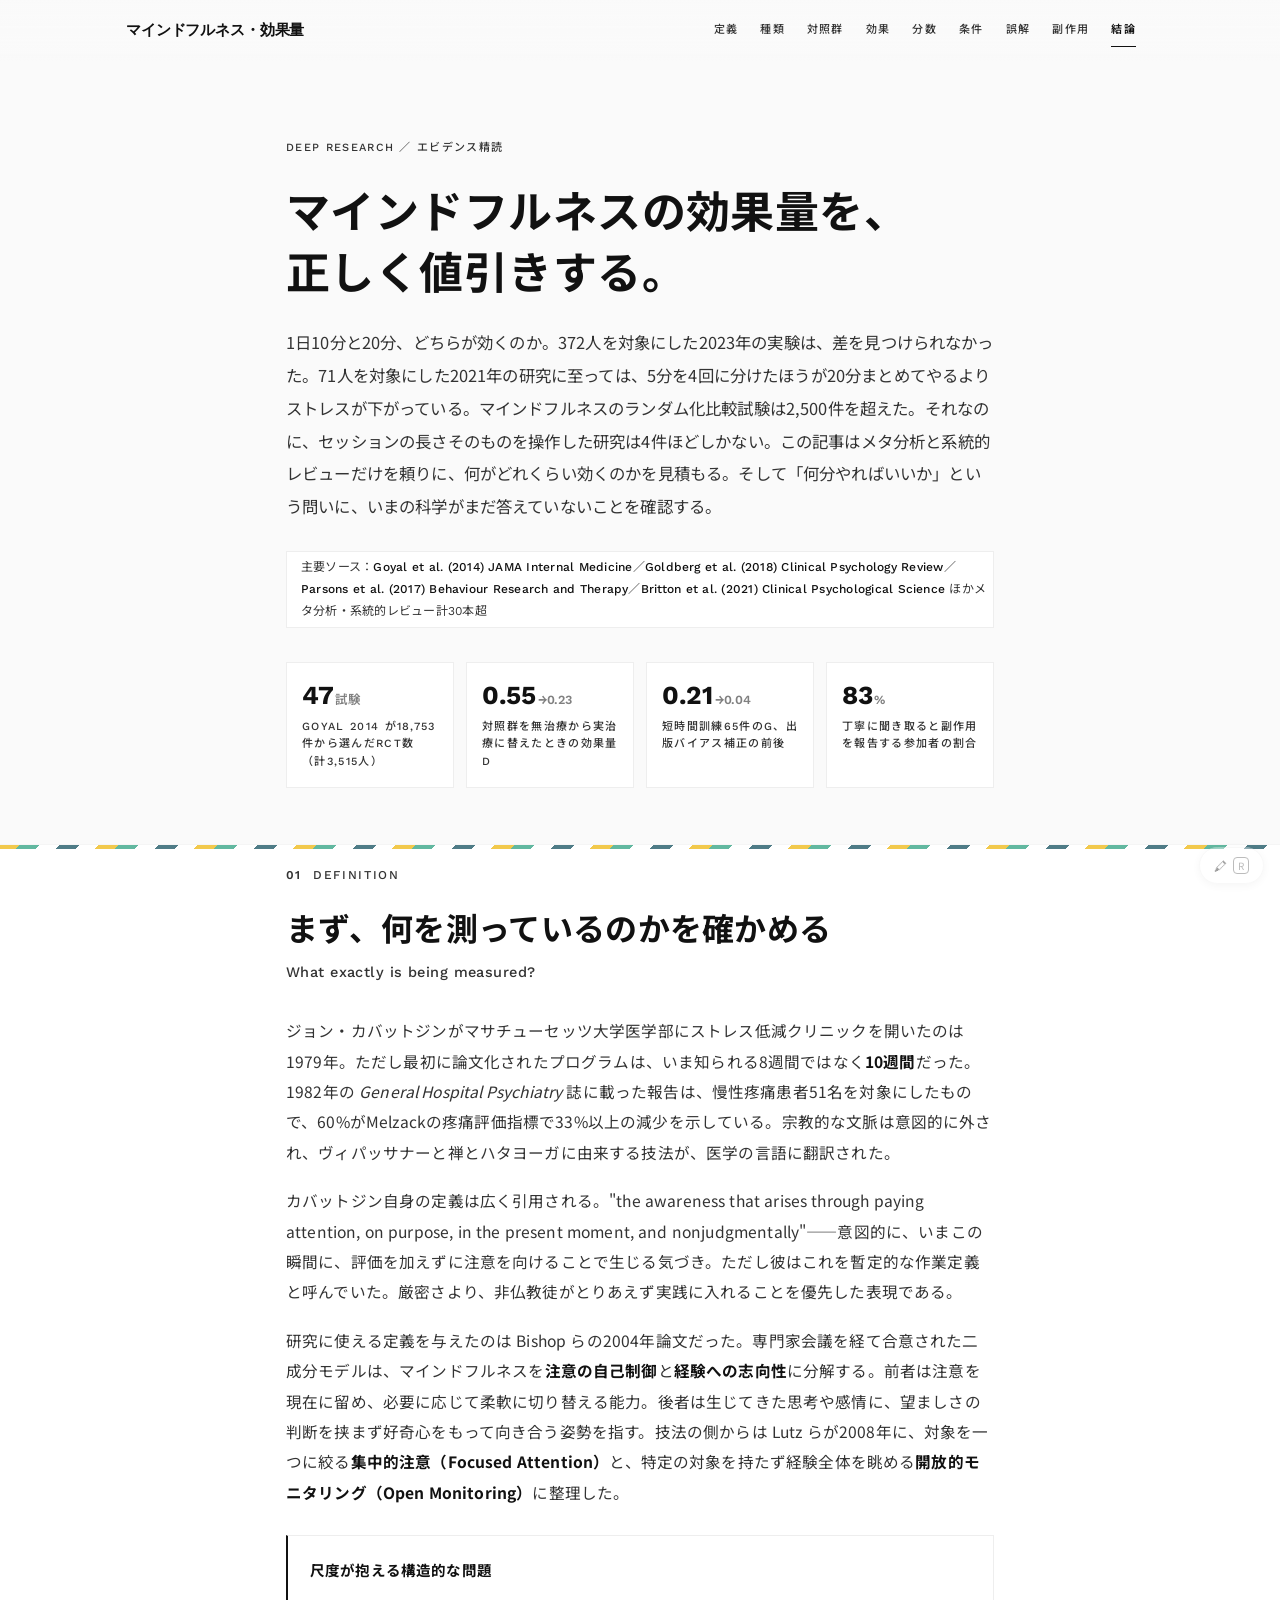
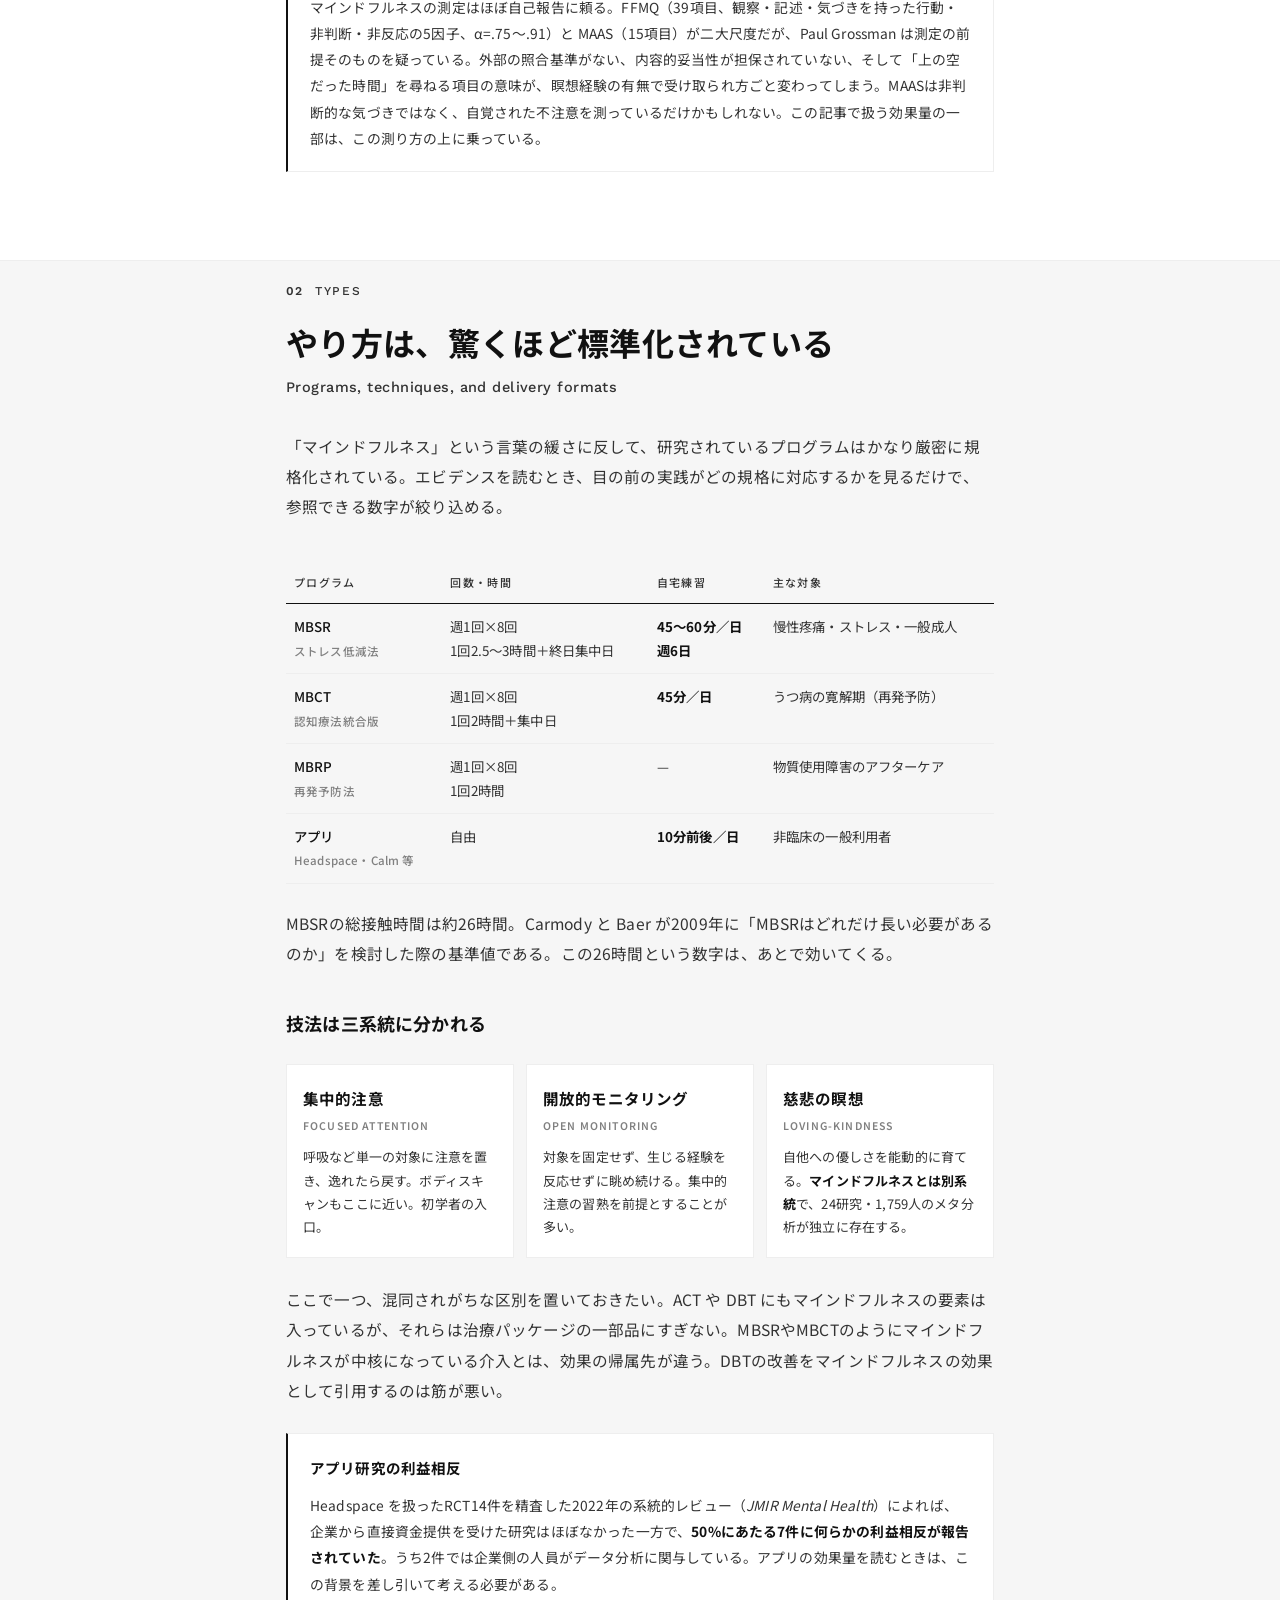
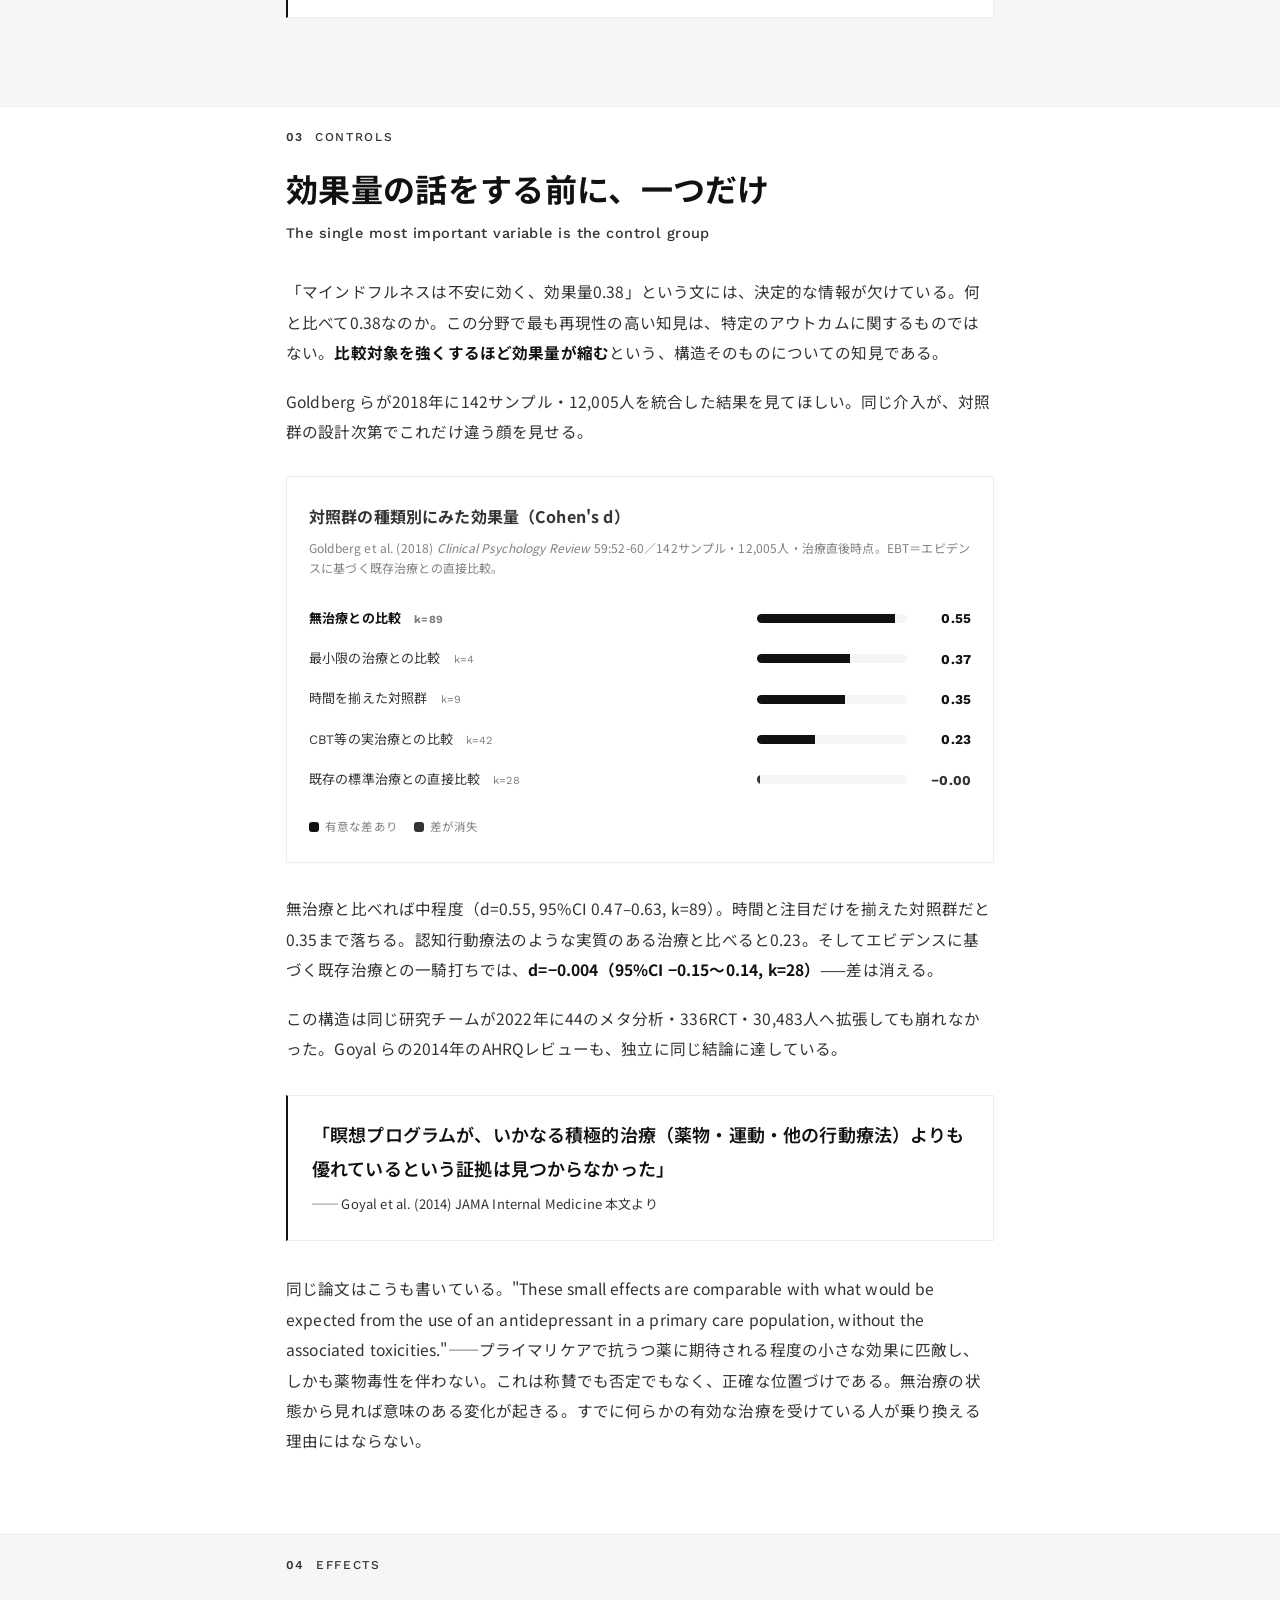
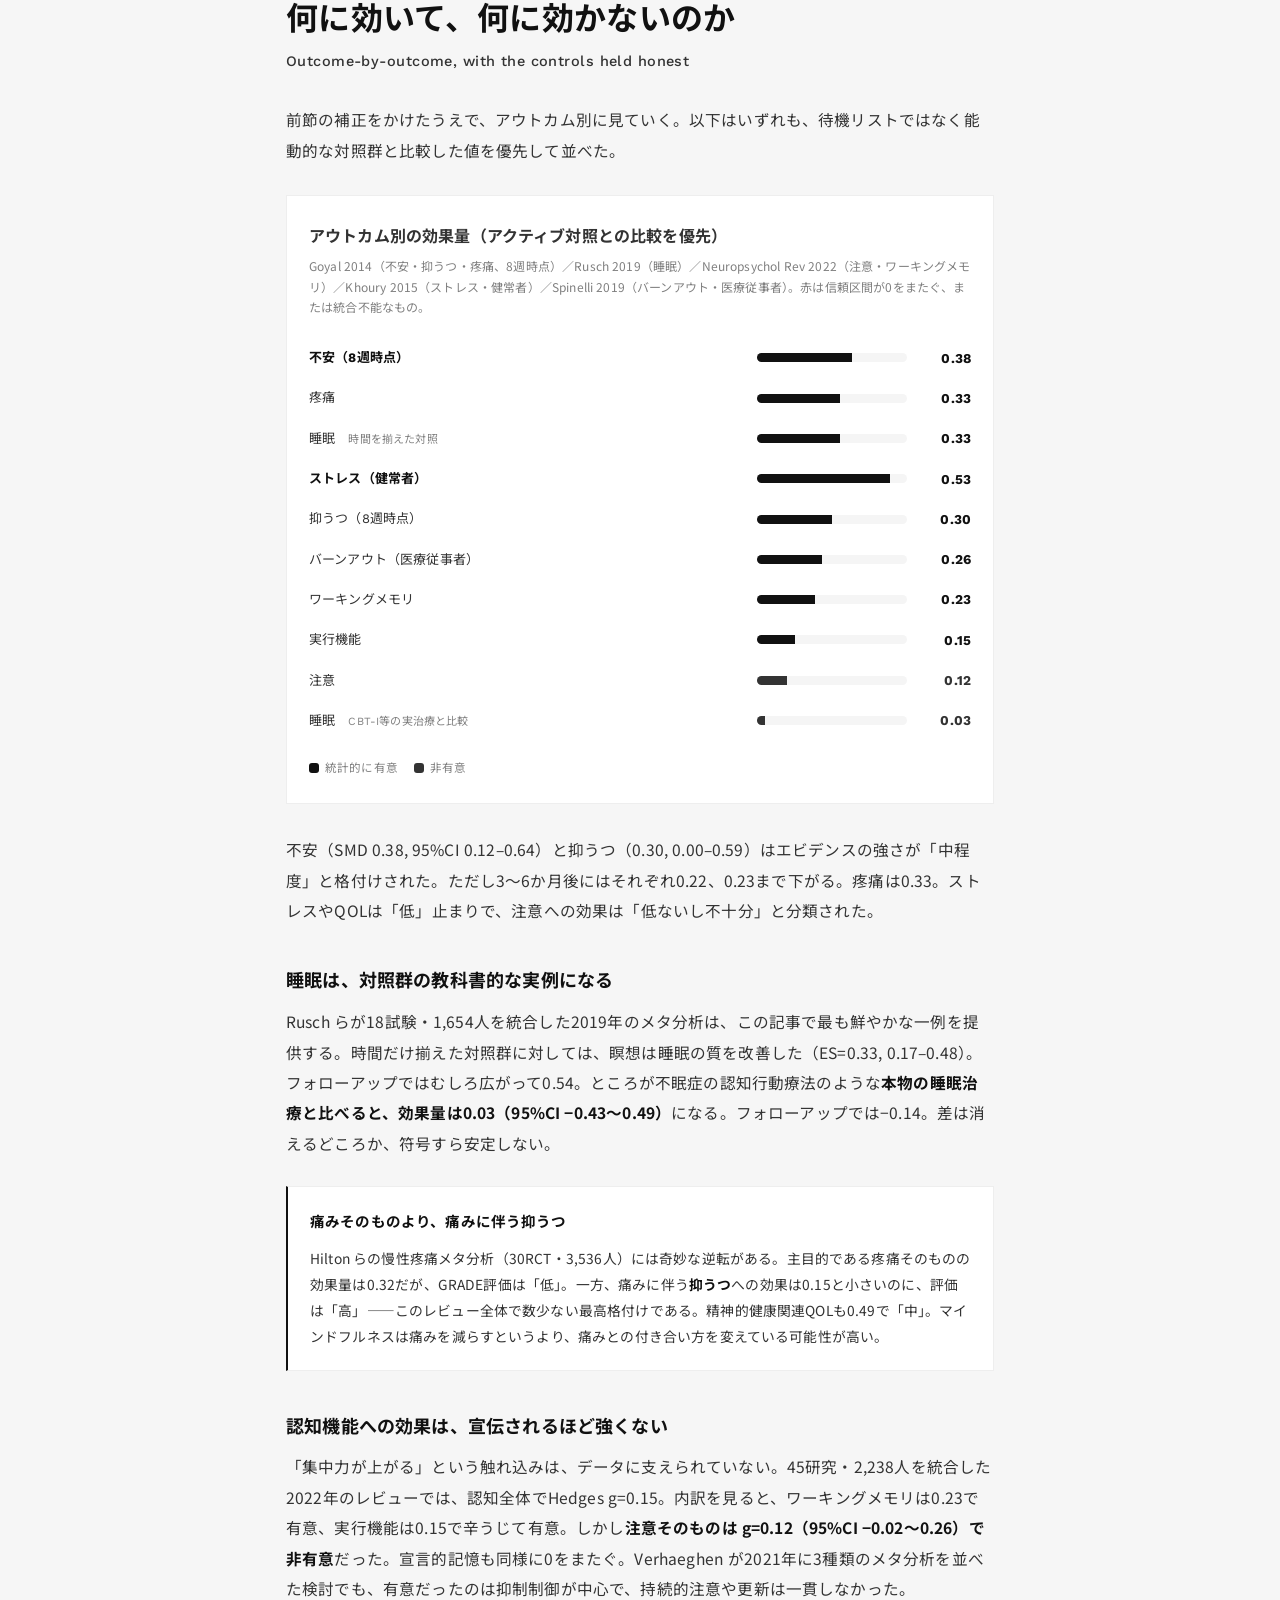
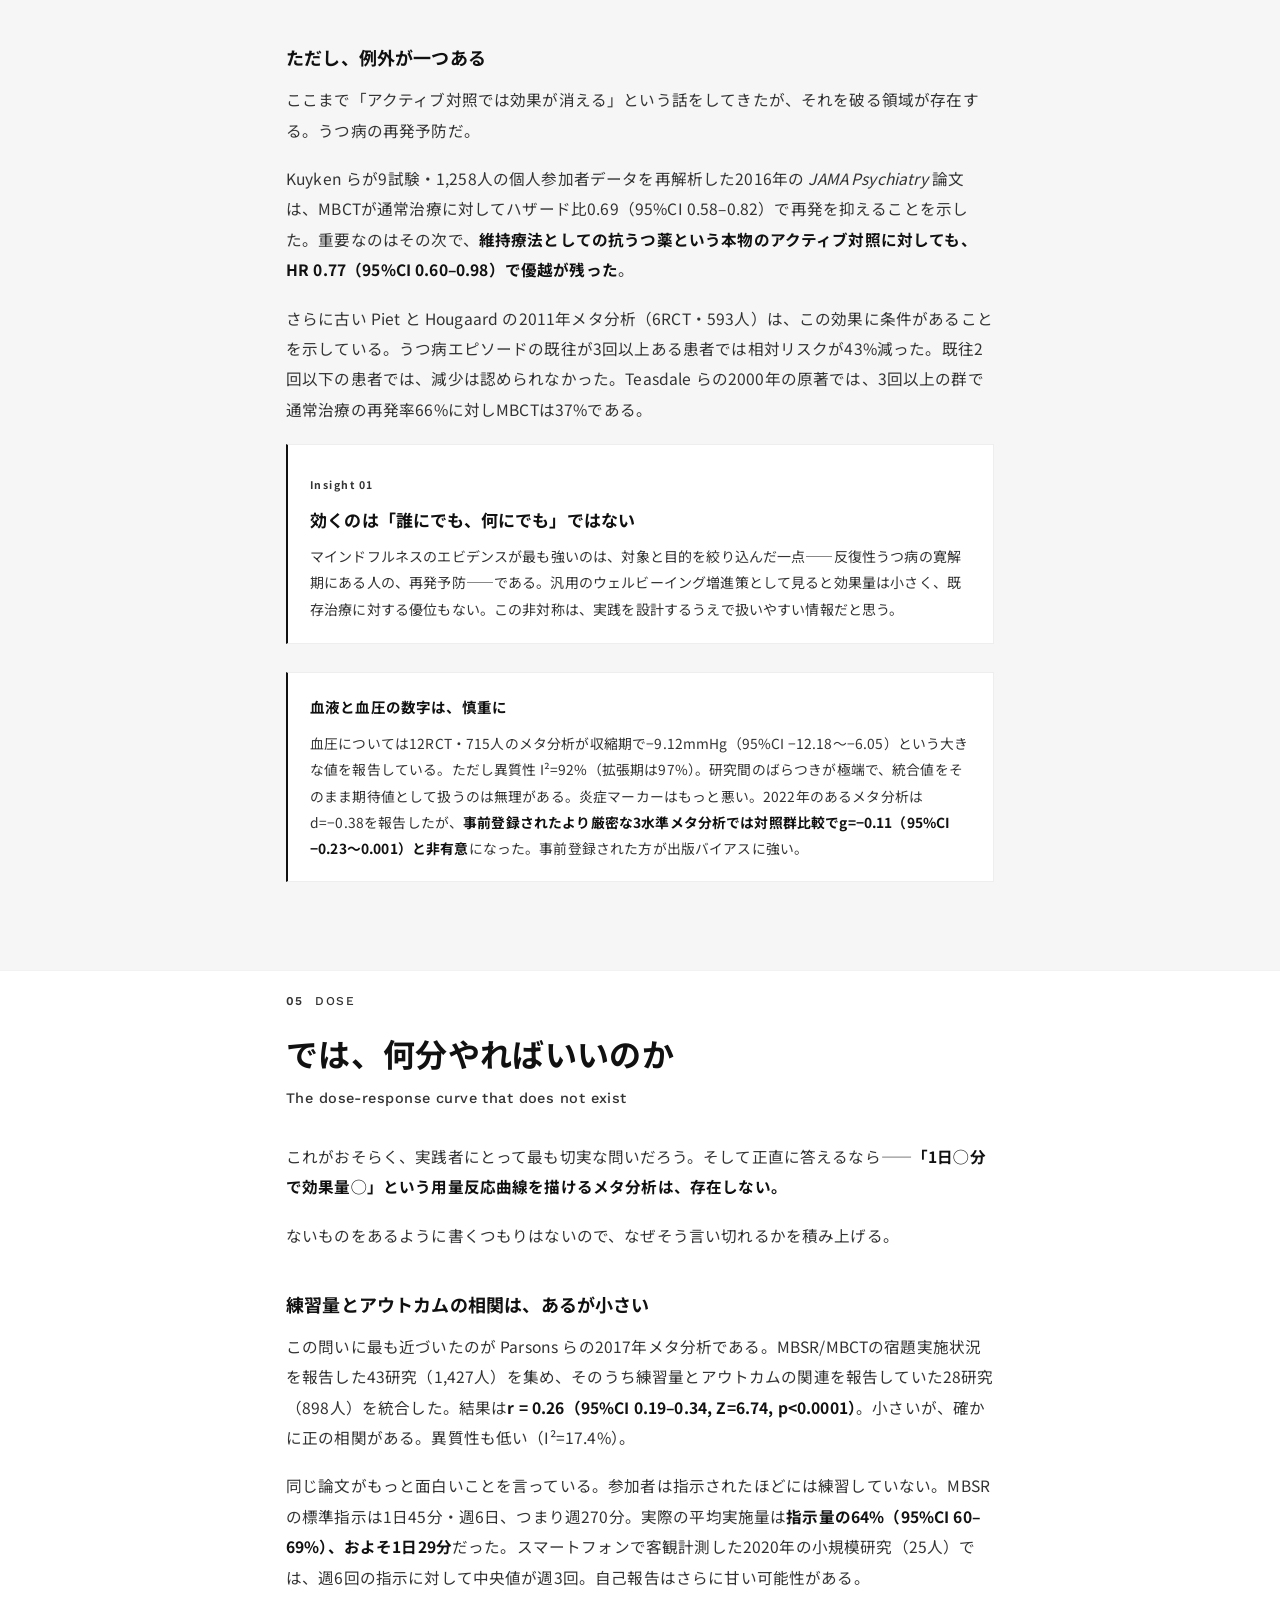
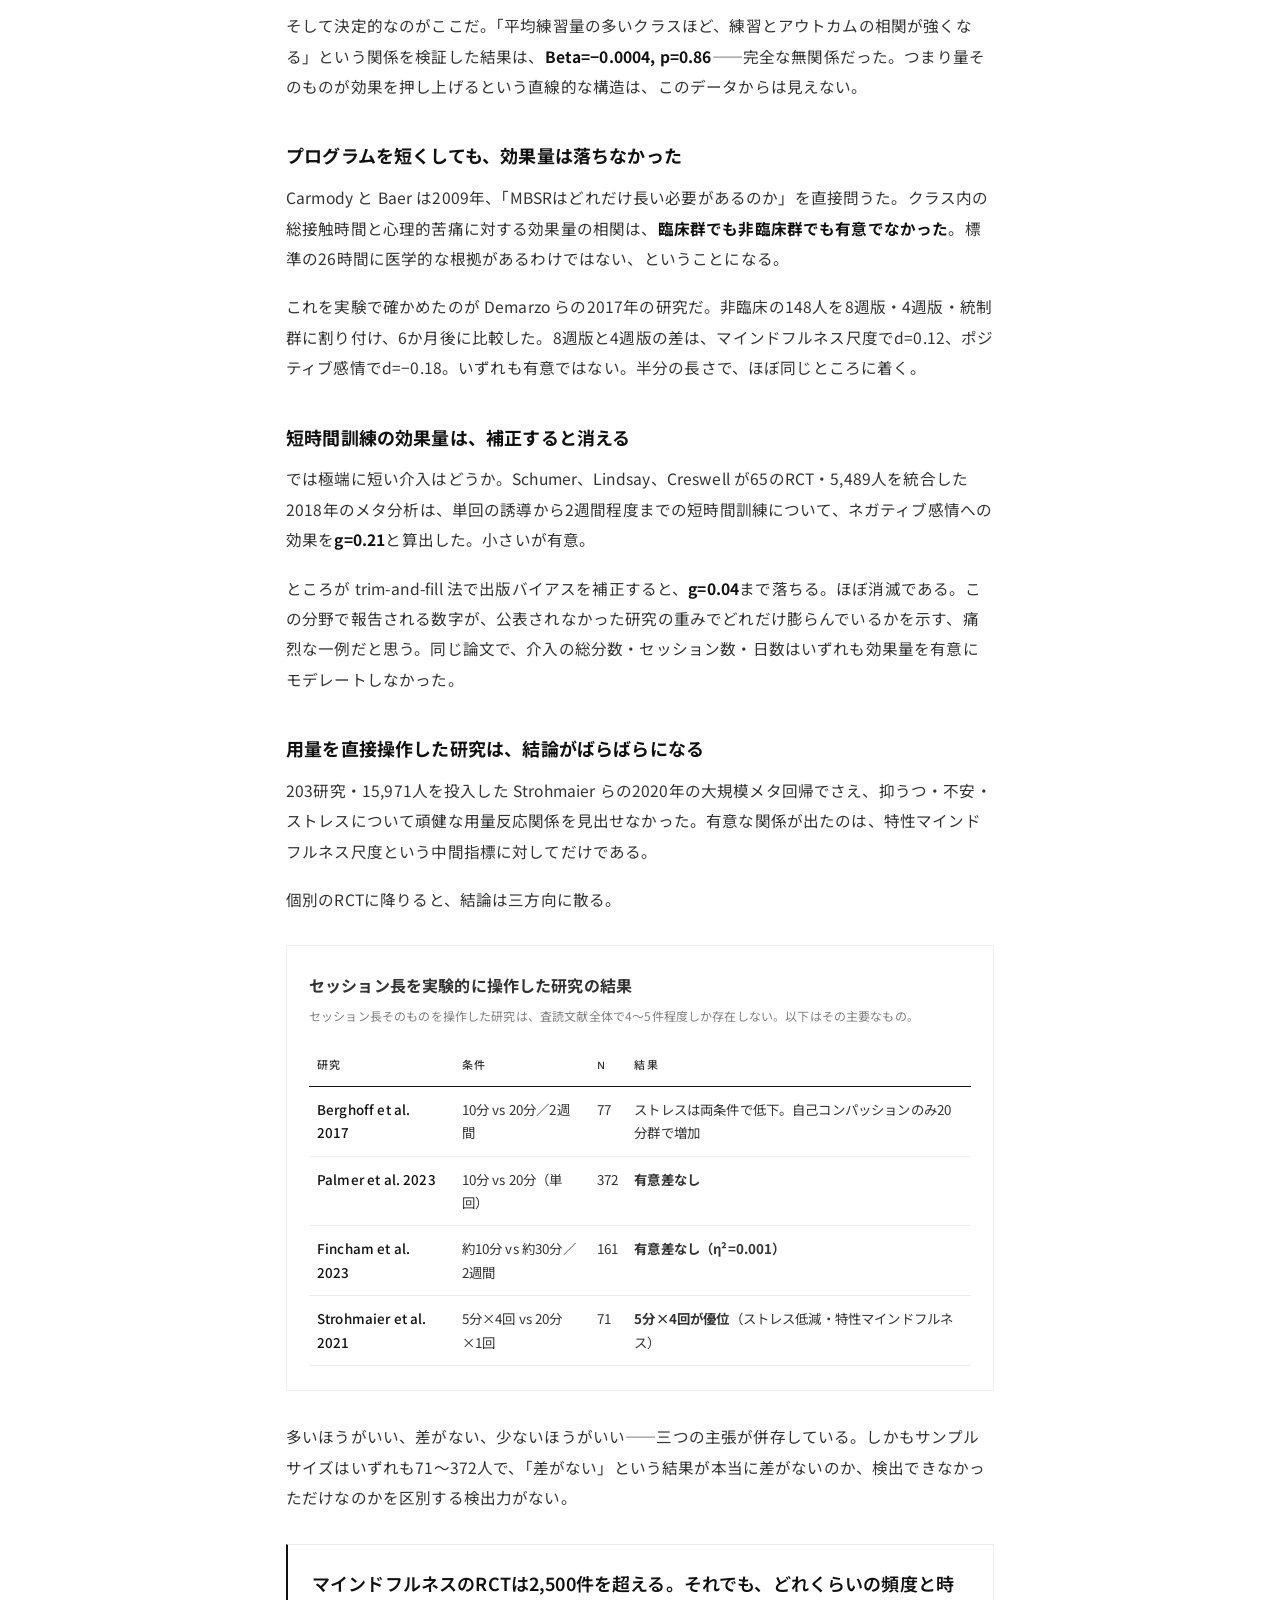
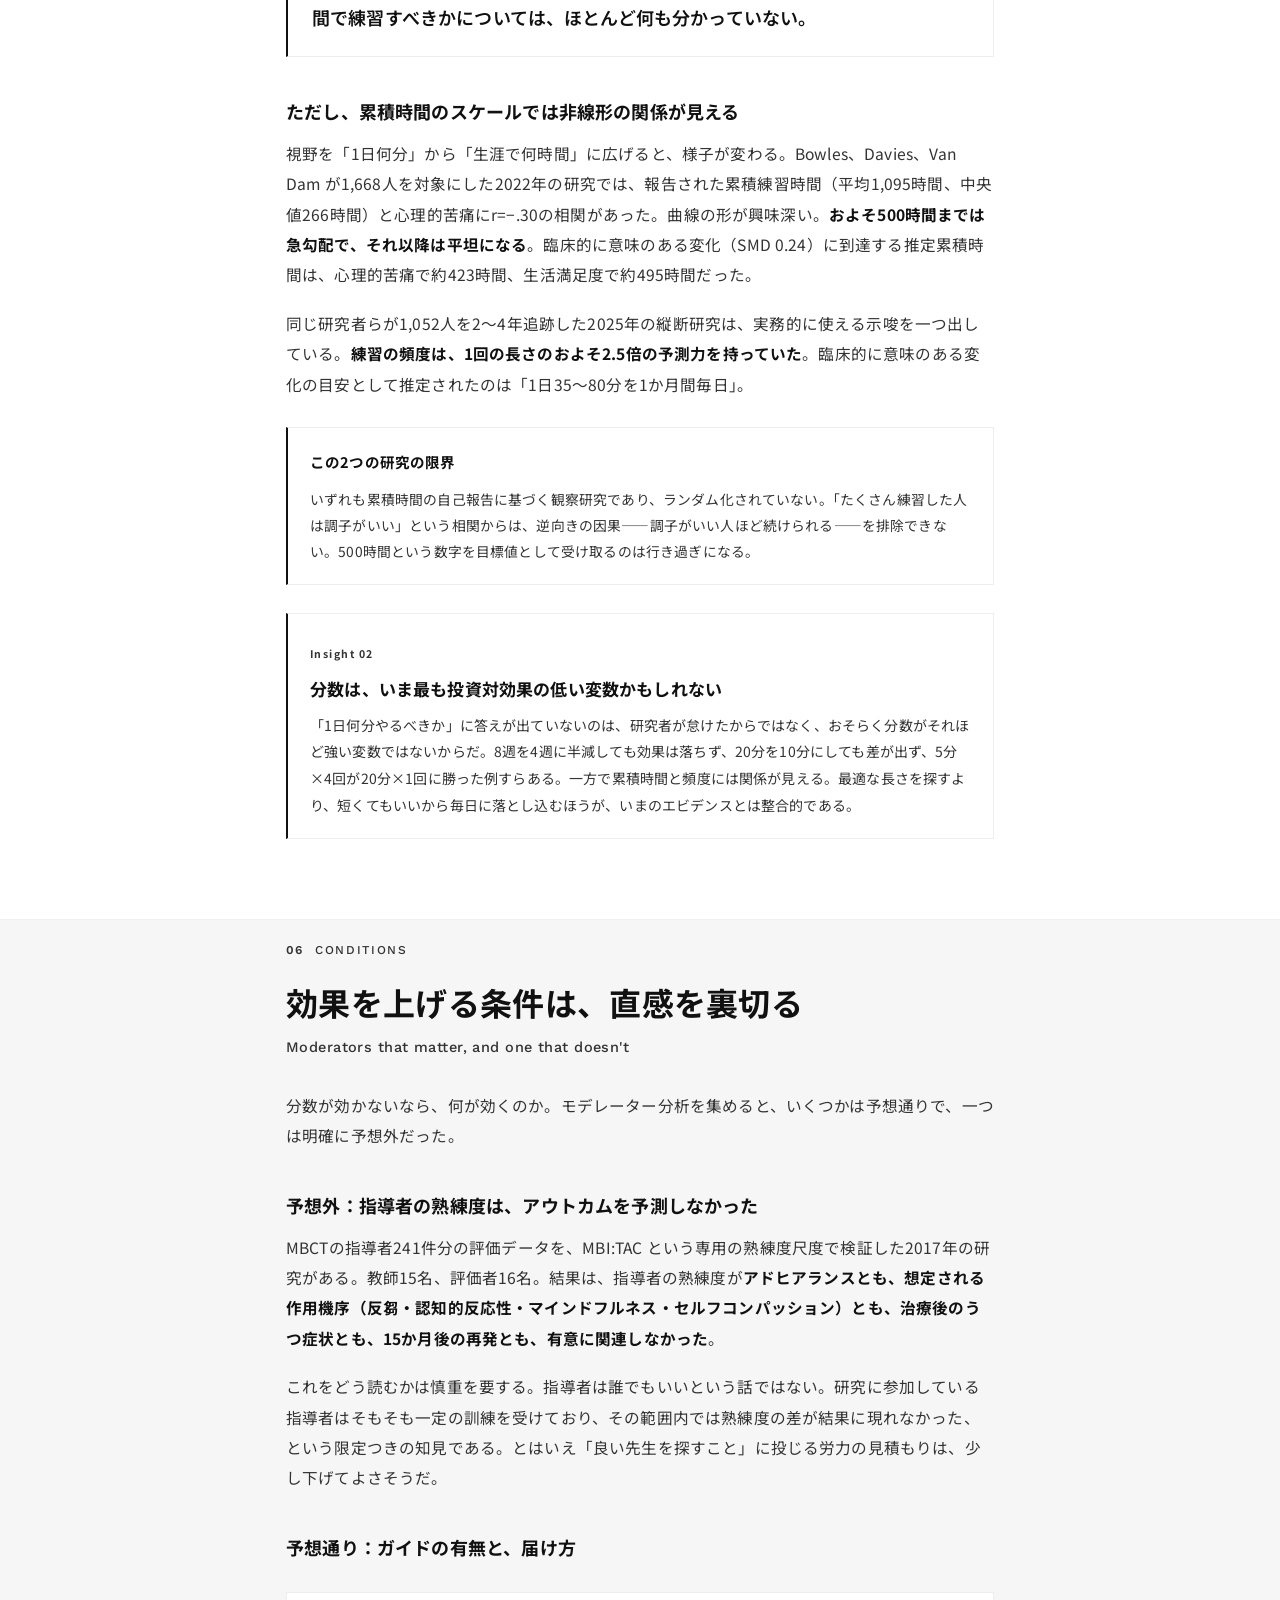
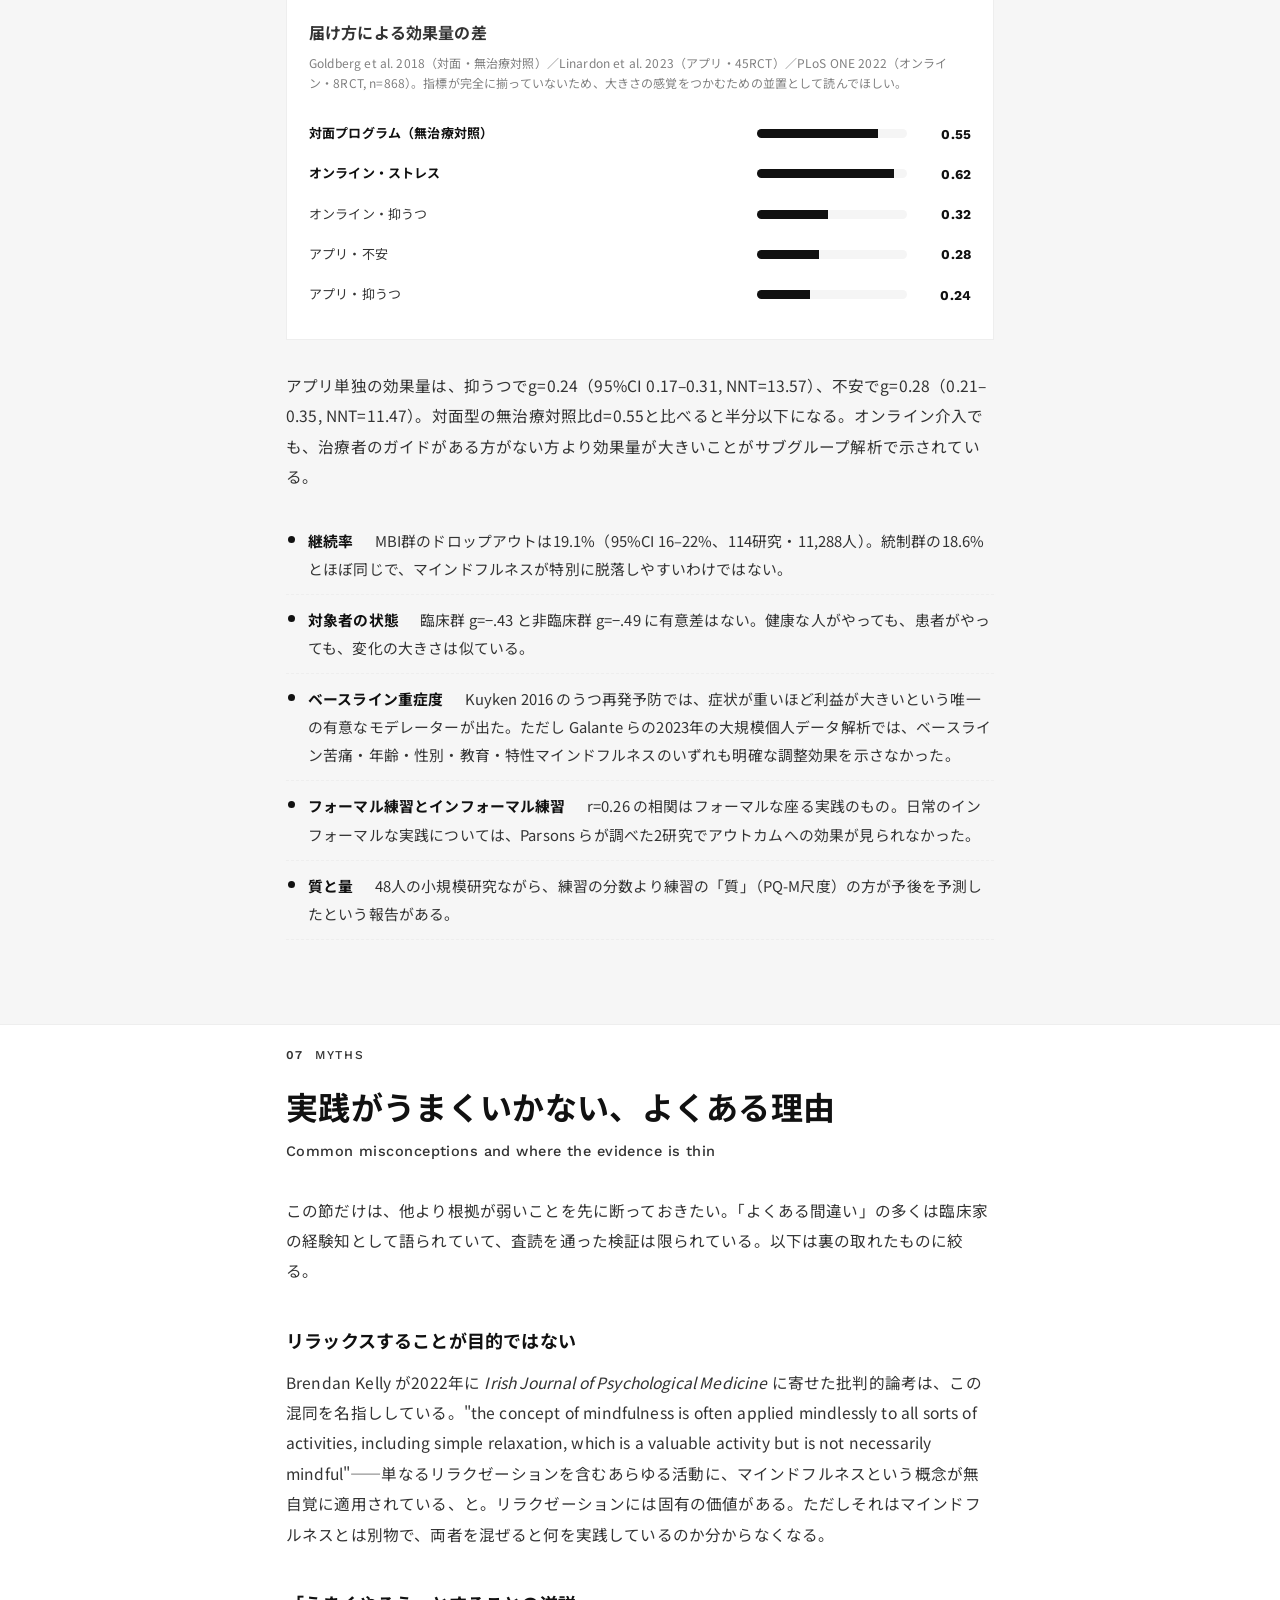
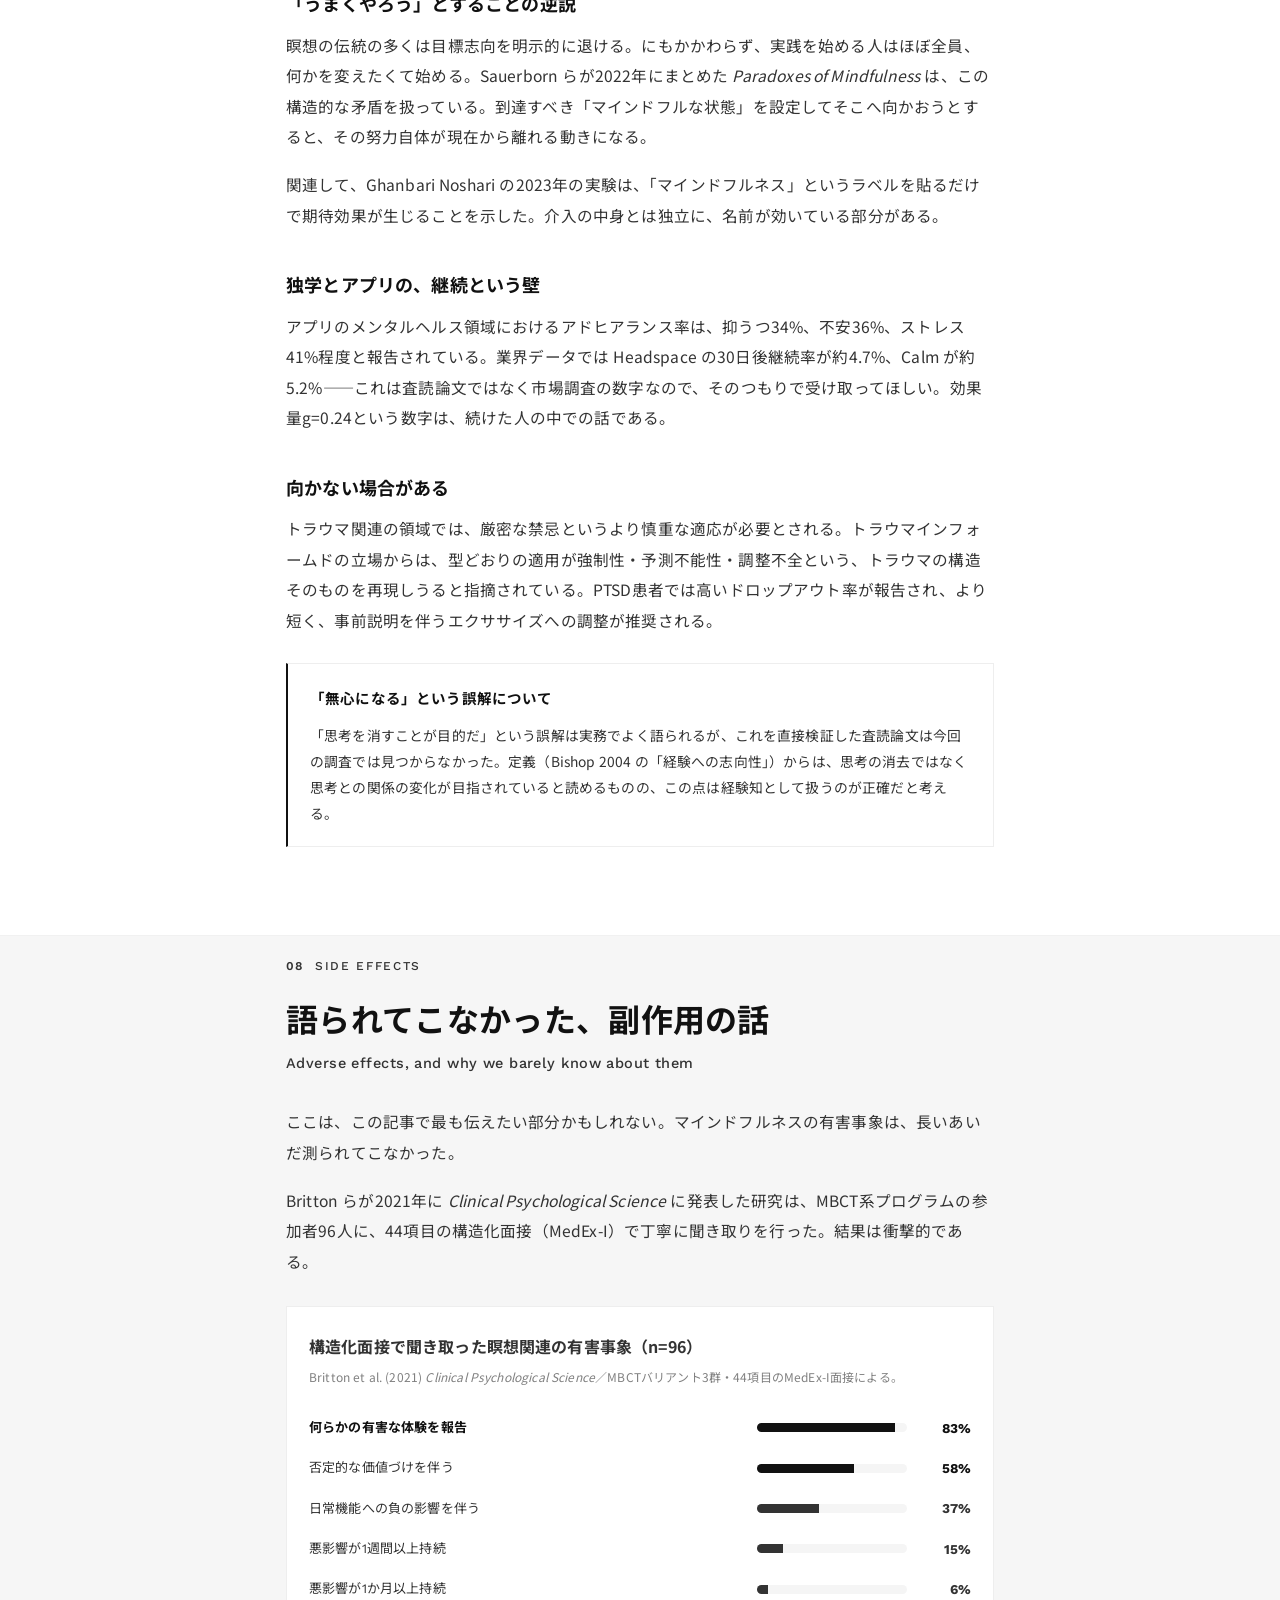
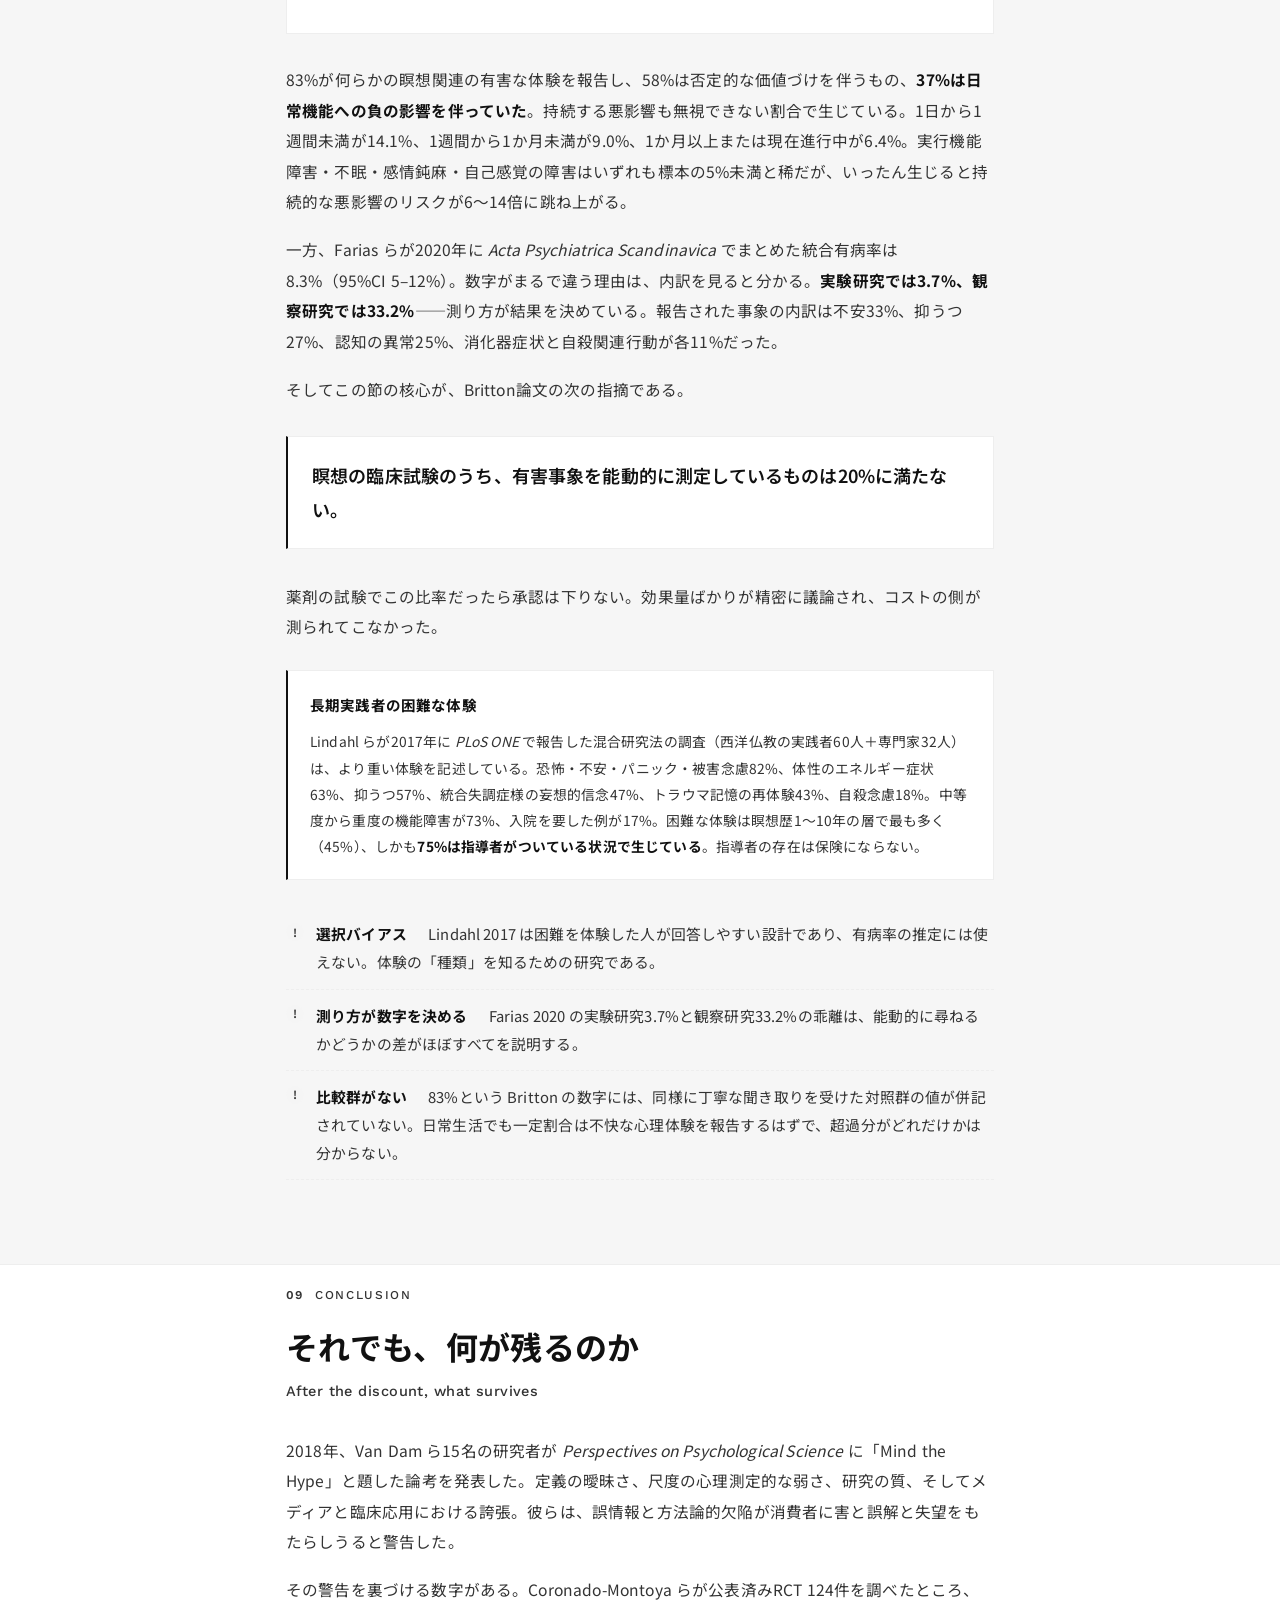
<file: tokens/trial/mind/index.html>
<!DOCTYPE html>
<html lang="ja">
<head>
<meta charset="UTF-8">
<meta name="robots" content="noindex, nofollow">
<meta name="viewport" content="width=device-width, initial-scale=1.0">
<title>マインドフルネスの効果量を、正しく値引きする ─ メタ分析だけで見積もる「何が、どれくらい効くのか」</title>
<link rel="icon" href="https://research-sai.vercel.app/article-favicon.svg" type="image/svg+xml">
<link rel="preconnect" href="https://fonts.googleapis.com">
<link rel="preconnect" href="https://fonts.gstatic.com" crossorigin>
<link href="https://fonts.googleapis.com/css2?family=Work+Sans:wght@300;400;500;600&family=Noto+Sans+JP:wght@300;400;500;700&display=swap" rel="stylesheet">
<!-- THEMES:BOOT:START -->
<!-- テーマ（https://design-themes-sai.vercel.app）。描画前に読み、data-theme を決める。読めなければ土台のまま -->
<link rel="stylesheet" href="https://design-themes-sai.vercel.app/themes.css">
<script src="https://design-themes-sai.vercel.app/themes.js"></script>
<!-- THEMES:BOOT:END -->
<style>
:root{
  --paper: #FAFAFA; --paper-2: #F5F5F5; --panel: #F5F5F5;
  --ink: #111111; --ink-soft: #333333; --ink-faint: #808080;
  --teal-deep: #111111; --teal: #111111; --teal-wash: #F5F5F5;
  --coral: #333333; --coral-wash: #F5F5F5;
  --sand: #333333; --sand-wash: #F5F5F5;
  --line: #EEEEEE; --line-soft: #EEEEEE;
  --shadow: none;
  --maxw:760px;

  --paper-rgb: 250, 250, 250;  /* 固定ヘッダーの半透明背景用。--paper と同じ色 */
  --white: #FFFFFF;
    --en: "Work Sans", "Helvetica Neue", Arial, sans-serif;
    --jp: "Noto Sans JP", "Hiragino Kaku Gothic ProN", "Hiragino Sans", sans-serif;
  --coral-rgb: 235,101,132;
  --teal-rgb: 98,184,160;
    --stripe: repeating-linear-gradient(135deg,#F2C94C 0 14px,#62B8A0 14px 28px,#FFFFFF 28px 42px,#4F7C87 42px 56px,#FFFFFF 56px 70px);}
/* THEMES:CSS:START */
/* =========================================================
   DESIGN THEMES — 土台（各ページに書き写す部分）
   sync-themes.py が各ページの THEMES:CSS 区間に流し込む。ページ側で手で書き換えないこと。
   ここにあるのは「テーマのサイトが読めなくても効いていてほしいもの」だけ:
     - 土台（SAI v2）で足りないトークンの既定値
     - 記事ページの節の帯（全テーマ共通）
   テーマごとの値・切り替えボタン・切り替えの処理はテーマのサイト（site/themes.css・site/themes.js）にあり、
   各ページは <link> と <script src> で読み込む。テーマを足す・並べ替える・色を直すときは、ここは触らない。
   ========================================================= */

/* --- 既定テーマ（sai）: ページ側のパレットに足りないトークンを補う --- */
:root {
  /* 形 */
  --r-card: 0px;        /* カード・パネルの角丸 */
  --r-pill: 48px;       /* チップ・タグ・ピルボタン */
  --r-input: 4px;       /* 入力欄 */
  --r-xs: 3px;          /* トースト等の極小要素 */
  --r-inner: 12px;      /* 吹き出し・入れ子カード */
  --r-band-card: 16px;  /* 一段大きいカード */
  --bw: 1px;            /* カードの枠線幅 */
  --r-scale: 1;         /* 角丸の倍率。値が散っているページ（research-sai）はこれで一括調整する */
  /* ページによって罫線トークンの名前が違う（sai-works系は --rule、research系は --line）。
     var() のフォールバックで両方に対応する。 */
  --card-line: var(--rule, var(--line));
  --input-line: var(--rule-strong, var(--line-strong));

  /* ページごとに既定が違うトークン（--paper-rgb / --ls-display）は
     ここに書かない。各ページの :root で定義し、テーマ側は
     html[data-theme="..."] ブロックでだけ上書きする。 */

  /* 文字 */
  --fw-display: 300;         /* 大見出しのウェイト */
  --ls-label: 0.14em;        /* 欧文ラベルの字間 */
  --label-case: uppercase;   /* 欧文ラベルの大文字化 */
  --lh-body: 1.9;            /* 本文の行間 */

  /* 影（既定は使わない。浮かせるテーマ用の受け口） */
  --shadow-card: none;
  --shadow-pop: none;

  /* アイコン（線画SVGの線の太さ） */
  --ico-sw: 1.5;
  --ico-sw-lg: 1.25;

  /* 装飾 */
  --caution: #c84e6c;                    /* 注意書きのラベル */
  --track-bg: #dde5e1;                   /* バーの溝 */
  --track-bg-soft: #eef1ef;              /* バーの溝（淡い方） */
  --lang-en-bg: #eef1f5;                 /* 言語バッジ（EN） */
  --lang-en-fg: #5a6b86;
  --mark-bg: rgba(98, 184, 160, .34);    /* マーカー線（標準） */
  --mark-c-bg: rgba(235, 101, 132, .28); /* マーカー線（強調） */
  --accent-band: var(--stripe);
  --footer-bg: var(--rule);
  --footer-fg: var(--muted);
  --chip-g-bg: rgba(98, 184, 160, .14);
  --chip-b-bg: rgba(79, 124, 135, .14);
  --mosaic: #62B8A0, #F2C94C, #EB6584, #4F7C87, #FFFFFF, #FFFFFF, #F5F5F5;
  /* 記事ページの節の交互の帯 */
  --sec-bg: var(--white);                /* 奇数番目の節の背景 */
  --sec-alt-bg: #F6F6F6;                 /* 偶数番目の節の背景（薄いテーマカラー） */
  --sec-pad-y: 48px;                     /* main 直下の節の上下余白 */
  --bleed: 100vw;                        /* 画面幅いっぱいに広げるときの幅（帯・ストライプ） */
  --hero-pb: 56px;                       /* ヘッダー（hero）の下余白。ストライプはこの下、節との境目に置く */
  --stripe-h: 4px;                       /* ヘッダー下のストライプの太さ */
}


/* --- 節ごとに背景を交互に変える（全ページ・全テーマ共通。2026-11-20 から research 以外にも広げた） ---
   「節」＝ main 直下（main が無いページは body 直下）の section・article・[data-sec] で、中に h2 があるもの。
   節が 2 つ以上並ぶページだけ、1・3・5…番目を --sec-bg（白）、2・4・6…番目を --sec-alt-bg（薄いテーマカラー）にする。
   帯は画面幅いっぱいに広げ、節と節の間に紙の色の隙間が出ないよう、節の外の余白（margin）は 0、上下の余白は --sec-pad-y にそろえる。
   見出し（h2）だけで区切ったページは、add-page.py が h2 ごとに section（data-sec-auto 付き） で包む。
   div で組んだ節（帯の div など）は data-sec を付ける。交互にしたくないページは body に data-sec-alt="off"。
   research の記事（ナビに .nav-inner / .gnav-inner がある）は、下の専用の指定で塗る（余白はページ側のまま）。 */
:is(body:not([data-sec-alt="off"]):not(:has(.nav-inner, .gnav-inner)):not(:has(> main)), body:not([data-sec-alt="off"]):not(:has(.nav-inner, .gnav-inner)) > main)
  > :is(section, article, [data-sec]):has(h2):is(:has(~ :is(section, article, [data-sec]) h2), :is(section, article, [data-sec]):has(h2) ~ *) {
  background: var(--sec-bg) !important; box-shadow: 0 0 0 var(--bleed) var(--sec-bg) !important; clip-path: inset(0 calc(var(--bleed) * -1));
  margin-top: 0 !important; margin-bottom: 0 !important; padding-top: var(--sec-pad-y) !important; padding-bottom: var(--sec-pad-y) !important;
}
:is(body:not([data-sec-alt="off"]):not(:has(.nav-inner, .gnav-inner)):not(:has(> main)), body:not([data-sec-alt="off"]):not(:has(.nav-inner, .gnav-inner)) > main)
  > :nth-child(even of :is(section, article, [data-sec]):has(h2)):is(:has(~ :is(section, article, [data-sec]) h2), :is(section, article, [data-sec]):has(h2) ~ *) {
  background: var(--sec-alt-bg) !important; box-shadow: 0 0 0 var(--bleed) var(--sec-alt-bg) !important;
}

/* --- research の記事ページ：節ごとに背景を交互に変える（全テーマ共通） ---
   奇数番目の節は白、偶数番目は薄いテーマカラー（--sec-alt-bg）。
   帯は画面幅いっぱいに広げる（box-shadow + clip-path で左右だけ伸ばす）。
   節は body 直下のページと main 直下のページがある。 */
/* 対象は research の記事ページ（ナビに .nav-inner / .gnav-inner がある）だけ。
   sai-works・LP・デザインシステムのページには効かせない。 */
body:has(.nav-inner, .gnav-inner) { overflow-x: clip; }
body:has(.nav-inner, .gnav-inner) > section,
body:has(.nav-inner, .gnav-inner) > main > section { background: var(--sec-bg); box-shadow: 0 0 0 var(--bleed) var(--sec-bg); clip-path: inset(0 calc(var(--bleed) * -1)); }
body:has(.nav-inner, .gnav-inner) > section:nth-of-type(even),
body:has(.nav-inner, .gnav-inner) > main > section:nth-of-type(even) { background: var(--sec-alt-bg); box-shadow: 0 0 0 var(--bleed) var(--sec-alt-bg); }
body:has(.nav-inner, .gnav-inner) > main > section[id^="sec-"] { padding-top: var(--sec-pad-y); padding-bottom: var(--sec-pad-y); }
/* 最後の節とフッターの間に紙の色の隙間を作らない */
body:has(.nav-inner, .gnav-inner) section ~ footer,
body:has(.nav-inner, .gnav-inner) main ~ footer { margin-top: 0 !important; }

/* ヘッダー下のストライプは、帯の境目（最初の節の上端）に描く。
   ページごとに hero の中の位置（.hero::after / .hero .wrap::after）と余白が違い、
   帯の端とずれていたので、hero 側のストライプは消して節の ::before に一本化する。
   hero の下余白は --hero-pb に揃え、hero の下罫線はストライプが代わりをするので消す。 */
body:has(.nav-inner, .gnav-inner) .hero { padding-bottom: var(--hero-pb) !important; border-bottom-width: 0 !important; }
body:has(.nav-inner, .gnav-inner) .hero::after,
body:has(.nav-inner, .gnav-inner) .hero .wrap::after { display: none !important; }
body:has(.nav-inner, .gnav-inner) > section:first-of-type,
body:has(.nav-inner, .gnav-inner) > main > section:first-of-type { position: relative; }
body:has(.nav-inner, .gnav-inner) > section:first-of-type::before,
body:has(.nav-inner, .gnav-inner) > main > section:first-of-type::before { content: ""; position: absolute; left: 0; right: 0; top: 0; height: var(--stripe-h); background: var(--stripe); z-index: 1; }

/* research のナビの題名（.brand）は、細い画面（320px など）でボタンの下にもぐらないよう折り返す（2026-11-20） */
@media (max-width: 400px) { .nav-inner > .brand, .gnav-inner > .brand { white-space: normal; min-width: 0; } }
/* THEMES:CSS:END */
*{box-sizing:border-box}
html{scroll-behavior:smooth}
body{
  margin:0; background:var(--paper); color:var(--ink);
  font-family:"Noto Sans JP","Helvetica Neue",Arial,sans-serif;
  font-size:15.6px; line-height:1.95; letter-spacing:.01em;
  -webkit-font-smoothing:antialiased;
}
.wrap{max-width:var(--maxw); margin:0 auto; padding:0 26px}

#progress{position:fixed; top:0; left:0; height:3px; width:0;
  background:linear-gradient(90deg,var(--teal),var(--teal-deep));
  z-index:60; transition:width .12s ease-out}

nav{position:sticky; top:0; z-index:50;
  background:rgba(var(--paper-rgb),.86); backdrop-filter:blur(10px);
  border-bottom:1px solid var(--line-soft)}
.nav-inner{max-width:1080px; margin:0 auto; display:flex; align-items:center; gap:18px; padding:13px 26px}
.brand{font-family:"Noto Sans JP",serif; font-weight:700; font-size:15px; color:var(--teal-deep); white-space:nowrap}
.brand b{color:var(--coral)}
.nav-links{display:flex; gap:4px; margin-left:auto; overflow-x:auto; scrollbar-width:none}
.nav-links::-webkit-scrollbar{display:none}
.nav-links a{font-size:12.5px; font-weight:500; color:var(--ink-soft); text-decoration:none;
  padding:6px 11px; border-radius:calc(999px * var(--r-scale)); white-space:nowrap; transition:.18s}
.nav-links a:hover{color:var(--teal-deep); background:var(--teal-wash)}

.hero{padding:76px 0 60px; border-bottom:1px solid var(--line-soft)}
.eyebrow{font-family:"Noto Sans JP",serif; font-size:12.5px; font-weight:600;
  letter-spacing:.18em; color:var(--coral); display:block; margin-bottom:20px}
.title{font-family:"Noto Sans JP",serif; font-weight:800;
  font-size:clamp(29px,5.6vw,44px); line-height:1.4; letter-spacing:.01em; margin:0 0 24px}
.title .ac{color:var(--teal-deep)}
.lede{font-size:16.4px; line-height:2.0; color:var(--ink-soft); margin:0 0 28px}
.src-tag{font-size:13px; line-height:1.85; color:var(--ink-faint);
  border-left:2px solid var(--teal); padding:4px 0 4px 14px; margin-bottom:34px}
.src-tag b{color:var(--ink-soft); font-weight:500}

.stat-grid{display:grid; grid-template-columns:repeat(4,1fr); gap:12px}
.stat{background:var(--white); border:var(--bw) solid var(--card-line); border-radius:calc(14px * var(--r-scale)); padding:17px 15px}
.stat .n{font-family:"Noto Sans JP",serif; font-weight:700; font-size:26px;
  line-height:1.2; color:var(--teal-deep); letter-spacing:-.01em}
.stat .n small{font-size:12.5px; font-weight:600; margin-left:2px; color:var(--ink-faint)}
.stat .l{font-size:11.5px; line-height:1.6; color:var(--ink-faint); margin-top:7px; letter-spacing:.02em}

section{padding:60px 0; border-top:1px solid var(--line-soft)}
.sec-no{font-family:"Noto Sans JP",serif; font-weight:600; font-size:13px;
  letter-spacing:.16em; color:var(--coral); display:block}
h2{font-family:"Noto Sans JP",serif; font-weight:800;
  font-size:clamp(24px,4.1vw,32px); line-height:1.42; margin:8px 0 8px; letter-spacing:.01em}
.sec-sub{font-size:14.5px; color:var(--ink-faint); font-weight:500; margin:0 0 28px; letter-spacing:.03em}
h3{font-family:"Noto Sans JP",serif; font-weight:700; font-size:19px;
  line-height:1.6; margin:38px 0 12px; color:var(--teal-deep)}
p{margin:0 0 18px}
mark{background:linear-gradient(transparent 58%, rgba(var(--teal-rgb),.34) 58%); padding:0 1px}
mark.c{background:linear-gradient(transparent 58%, rgba(var(--coral-rgb),.28) 58%)}
strong{font-weight:700}
.q{font-family:"Noto Sans JP",serif; font-style:normal; color:var(--ink-soft)}

ul.clean{list-style:none; padding:0; margin:24px 0}
ul.clean li{position:relative; padding:11px 0 11px 22px; border-bottom:1px dashed var(--line);
  font-size:14.8px; line-height:1.9}
ul.clean li:before{content:""; position:absolute; left:2px; top:20px;
  width:7px; height:7px; border-radius:50%; background:var(--teal)}
ul.clean li b{color:var(--teal-deep); font-weight:700; margin-right:6px}

ul.limit{list-style:none; padding:0; margin:24px 0}
ul.limit li{position:relative; padding:12px 0 12px 30px; border-bottom:1px dashed var(--line);
  font-size:14.8px; line-height:1.9}
ul.limit li:before{content:"!"; position:absolute; left:0; top:15px;
  width:18px; height:18px; border-radius:50%; background:var(--sand-wash); color:var(--sand);
  font-size:11px; font-weight:700; display:flex; align-items:center; justify-content:center}
ul.limit li b{color:var(--ink); font-weight:700; margin-right:6px}

.dom-grid{display:grid; grid-template-columns:repeat(3,1fr); gap:12px; margin:26px 0}
.dom{background:var(--white); border:var(--bw) solid var(--card-line); border-radius:calc(14px * var(--r-scale)); padding:18px 16px}
.dn{font-family:"Noto Sans JP",serif; font-weight:700; font-size:15.5px; color:var(--teal-deep)}
.de{font-size:10.5px; letter-spacing:.11em; color:var(--ink-faint); margin:3px 0 9px; font-weight:600}
.dq{font-size:13px; line-height:1.8; color:var(--ink-soft)}

.chart-card{background:var(--white); border:var(--bw) solid var(--card-line); border-radius:calc(16px * var(--r-scale));
  padding:24px 22px; margin:30px 0; box-shadow: none}
.ct{font-family:"Noto Sans JP",serif; font-weight:700; font-size:16px; margin-bottom:5px}
.cs{font-size:12px; color:var(--ink-faint); line-height:1.7; margin-bottom:20px}
.leg{display:flex; gap:16px; flex-wrap:wrap; margin-top:16px; font-size:11.5px; color:var(--ink-faint)}
.leg span{display:flex; align-items:center; gap:6px}
.leg i{width:10px; height:10px; border-radius:calc(3px * var(--r-scale)); display:inline-block}

.bar-row{display:grid; grid-template-columns:1fr 150px 52px; align-items:center;
  gap:12px; padding:7px 0}
.bl{font-size:13px; color:var(--ink-soft); line-height:1.5}
.bar-track{height:9px; background:var(--paper-2); border-radius:calc(999px * var(--r-scale)); overflow:hidden}
.bar-fill{height:100%; background:var(--teal); border-radius:calc(999px * var(--r-scale));
  width:0; transition:width 1s cubic-bezier(.22,.9,.3,1)}
.bar-row.hi .bar-fill{background:var(--teal-deep)}
.bar-row.neg .bar-fill{background:var(--coral)}
.bar-row.hi .bl{color:var(--ink); font-weight:700}
.bv{font-family:"Noto Sans JP",serif; font-size:13.5px; font-weight:700;
  color:var(--teal-deep); text-align:right}
.bar-row.neg .bv{color:var(--coral)}

table.tb{width:100%; border-collapse:collapse; margin:24px 0; font-size:13.4px}
table.tb th{text-align:left; font-weight:700; font-size:12px; letter-spacing:.05em;
  color:var(--ink-faint); border-bottom:1.5px solid var(--line); padding:9px 8px}
table.tb td{border-bottom:1px solid var(--line-soft); padding:11px 8px; line-height:1.75;
  vertical-align:top}
table.tb td:first-child{color:var(--ink); font-weight:500}
table.tb .num{font-family:"Noto Sans JP",serif; font-weight:700; color:var(--teal-deep); white-space:nowrap}
table.tb .num.c{color:var(--coral)}
.tb-scroll{overflow-x:auto; -webkit-overflow-scrolling:touch}

.pull{border-left:3px solid var(--coral); background:var(--coral-wash);
  border-radius:0 calc(14px * var(--r-scale)) calc(14px * var(--r-scale)) 0; padding:22px 24px; margin:32px 0}
.pull p{font-family:"Noto Sans JP",serif; font-size:18px; line-height:1.85;
  font-weight:600; margin:0; color:var(--ink)}

.note{background:var(--teal-wash); border-radius:calc(14px * var(--r-scale)); padding:20px 22px; margin:28px 0;
  font-size:13.8px; line-height:1.9}
.note p{margin:0 0 10px} .note p:last-child{margin:0}
.note .h{font-family:"Noto Sans JP",serif; font-weight:700; font-size:14.5px; color:var(--teal-deep)}
.note.sand{background:var(--sand-wash)}
.note.sand .h{color:var(--sand)}

.insight{background:var(--white); border:var(--bw) solid var(--card-line); border-top:4px solid var(--teal);
  border-radius:calc(14px * var(--r-scale)); padding:22px 22px 20px; margin:20px 0; box-shadow: none}
.ik{font-size:10.5px; font-weight:700; letter-spacing:.14em; color:var(--coral)}
.insight h4{font-family:"Noto Sans JP",serif; font-weight:700; font-size:17px;
  margin:8px 0 10px; line-height:1.6}
.insight p{font-size:14px; line-height:1.9; margin:0; color:var(--ink-soft)}

.pc-link{display:inline-block; font-size:13px; font-weight:500; text-decoration:none;
  color:var(--teal-deep); border:1.5px solid var(--teal-deep); border-radius:calc(999px * var(--r-scale));
  padding:9px 20px; margin:6px 6px 6px 0; transition:.2s}
.pc-link:hover{background:var(--teal-deep); color:var(--white)}

.refs{font-size:12.6px; line-height:1.9; color:var(--ink-soft); counter-reset:r}
.refs li{padding:9px 0; border-bottom:1px solid var(--line-soft)}
.refs a{color:var(--teal-deep); word-break:break-all}

footer{padding:52px 0 70px; border-top:1px solid var(--line);
  font-size:12.8px; line-height:2; color:var(--ink-faint); background:var(--paper-2)}

@media (max-width:680px){
  body{font-size:15.2px}
  section{padding:46px 0}
  .hero{padding:52px 0 44px}
  .stat-grid{grid-template-columns:repeat(2,1fr)}
  .dom-grid{grid-template-columns:1fr}
  .nav-inner{padding:11px 18px}
  .brand{display:none}
  .bar-row{grid-template-columns:1fr 100px 46px; gap:8px}
  .bl{font-size:12px}
  .wrap{padding:0 20px}
}
</style>

<style id="v2-override">
/* SAI's DESIGN SYSTEM v2 — 2026-09-16 */
body{font-family:var(--jp);color:var(--ink-soft);background:var(--paper);letter-spacing:.01em;}
h1,h2,h3,h4,.title,.lede strong,.reader-title{font-family:var(--jp)!important;color:var(--ink);font-weight:700;letter-spacing:.01em;}
h1{line-height:1.35;}
h2{line-height:1.5;}
.eyebrow,.kicker,.sec-no,.sec-sub,.series,.lang,.stage-badge,.div-tag,.src-tag,.cat,.count,.last-updated,.meta,.meta span,
.gnav-brand,.gnav-links a,.brand,.nav-links a,nav a,.stat .l,.leg span,.rl,.bl,.mini .tagn,.need .nn,h2 .num,.route-stage,.ef .eflabel,
.stat .n,.bv,.rv,.dv,.meter-val,.ef .efval{font-family:var(--en),var(--jp)!important;}
.eyebrow,.kicker,.sec-no,.series,.cat,.gnav-links a,.nav-links a,.stage-badge,.div-tag,.stat .l,.rl{letter-spacing:.12em!important;text-transform:uppercase;font-weight:500!important;font-size:11px!important;color:var(--muted)!important;}
.eyebrow::before{background:var(--ink)!important;}
nav,.gnav,nav.gnav{background:linear-gradient(to bottom,rgba(var(--paper-rgb),.96) 0%,rgba(var(--paper-rgb),.92) 30%,rgba(var(--paper-rgb),.8) 55%,rgba(var(--paper-rgb),.6) 78%,rgba(var(--paper-rgb),.42) 100%)!important;backdrop-filter:none;-webkit-backdrop-filter:none;border-color:transparent!important;box-shadow:none!important;}
.reader-bar,.toolbar,.left-head{background:rgba(var(--paper-rgb),.92)!important;border-color:var(--line)!important;box-shadow:none!important;}
.gnav-brand,.brand,.gnav-brand b,.brand b{font-family:var(--en)!important;font-weight:600!important;color:var(--ink)!important;letter-spacing:-.01em;}
.gnav-links a,.nav-links a{color:var(--ink-soft)!important;border-bottom:1px solid transparent;border-radius:var(--r-card)!important;background:transparent!important;padding-left:0!important;padding-right:0!important;}
.gnav-links a:hover,.nav-links a:hover{color:var(--ink)!important;border-bottom-color:var(--ink);background:transparent!important;}
.gnav-links,.nav-links{gap:22px!important;}
.gnav-links a[style*="teal-deep"],.nav-links a[style*="teal-deep"],.gnav-links a.on,.nav-links a.on{color:var(--ink)!important;border-bottom-color:var(--ink)!important;font-weight:600!important;}

#progress{display:none!important;}
a{color:var(--ink);}
mark,mark.c{background:var(--panel);color:var(--ink);padding:0 .2em;}
.note,.caution,.insight,.pull,.mini,.need,.stat,.chart-card,.dom,.effects,.meter,.continuum,.stop,.closing,.why,.sources,.refs,.entry,.reader-frame,.reader-empty,.search input,.stat-grid > *,.minis > *,.needs > *{border-radius:var(--r-card)!important;box-shadow:none!important;}
.note,.caution,.insight,.pull,.mini,.need,.chart-card,.dom,.stat{background:var(--white)!important;border:var(--bw) solid var(--card-line)!important;}
.note.sand,.caution{border-left:2px solid var(--ink)!important;}
.note .h,.note .n-title,.caution .c-label,.insight h4{color:var(--ink)!important;}
.stage-badge,.div-tag,.chip,.tagn,.mini .tagn,.need .nn{border-radius:var(--r-pill)!important;border:var(--bw) solid var(--ink)!important;background:transparent!important;color:var(--ink)!important;}
.chip.active,.chip.flag-chip.active{background:var(--ink)!important;color:var(--white)!important;}
.chip .c,.count{color:inherit!important;}
.search input{border:var(--bw) solid var(--input-line)!important;border-radius:var(--r-input)!important;background:var(--white)!important;}
.search input:focus{border-color:var(--ink)!important;box-shadow:none!important;}
.entry.is-active{background:var(--white)!important;border-left:2px solid var(--ink)!important;}
.entry:hover{background:var(--panel)!important;}
.bm.on,.bm.on svg{color:var(--ink)!important;fill:var(--ink)!important;}
table{border-collapse:collapse;}
th{font-family:var(--en),var(--jp)!important;font-size:11px!important;letter-spacing:.12em!important;text-transform:uppercase;color:var(--muted)!important;font-weight:500!important;border-bottom:1px solid var(--ink)!important;background:transparent!important;}
td{border-bottom:1px solid var(--line)!important;}
.bar > i,.bar-fill,.efbar > i,.meter-top,.range-fill,.div-fill{border-radius:var(--r-card)!important;}
.src-tag{border-radius:var(--r-card)!important;border:var(--bw) solid var(--card-line)!important;background:var(--white)!important;text-transform:none!important;letter-spacing:.02em!important;font-size:12px!important;color:var(--muted)!important;}
.src-tag b{color:var(--ink)!important;}
.fade{opacity:1!important;transform:none!important;transition:none!important;}
.sources,.refs{border-top:1px solid var(--ink);}
footer{background:var(--line)!important;border-top:none!important;padding:40px 24px!important;}
.left-head{border-bottom:4px solid transparent!important;border-image:var(--stripe) 1!important;}

/* ---- v2.1: rhythm ---- */
html,body{overflow-x:hidden;}
.hero{position:relative;padding-bottom:56px!important;}
.hero::after{content:"";display:block;height:4px;background:var(--stripe);margin-top:48px;width:calc(100% + 120px);margin-left:-60px;}
html.in-frame .hero::after{width:100%;margin-left:0;}
section{padding-top:16px;}
h2{margin-top:72px!important;}
.hero h2,section > h2:first-child{margin-top:0!important;}
h3{margin-top:40px!important;}
.closing{background:var(--panel)!important;border:none!important;border-radius:calc(16px * var(--r-scale))!important;padding:40px 44px!important;margin:80px 0!important;}
.sources,.refs{margin-top:120px!important;padding-top:32px!important;}
footer{margin-top:0!important;padding:48px 24px!important;}
@media(max-width:768px){.hero::after{width:100%;margin-left:0;} .closing{padding:28px 24px!important;margin:56px 0!important;} h2{margin-top:56px!important;}}
</style>
<script>if(window.self!==window.top){document.documentElement.classList.add("in-frame");}</script>
<style id="semantic">
/* =========================================================
   研究記事（research-sai）を意味の名前で描く層（2026-11-22 から、依頼 022）
   tools/apply-semantic.py が各記事の </head> の直前に <style id="semantic"> として流し込む。記事の中で手で書き換えないこと。
   ・記事のいちばん後ろに置き、v2 の上書き（!important）より強いセレクタで勝つ
   ・値は意味の名前（themes.css にある）。テーマのサイトが読めないときのために、var() の 2 つ目に今までのトークンを書く
   ・対象は研究記事だけ（ナビに .nav-inner / .gnav-inner があるページ）
   ========================================================= */

/* --- 題名・小ラベル・リード --- */
body:has(.nav-inner, .gnav-inner) .eyebrow { color: var(--eyebrow-fg, var(--muted)) !important; }
body:has(.nav-inner, .gnav-inner) .hero h1 { font-weight: var(--title-w, 700) !important; color: var(--title-fg, var(--ink)) !important; }
body:has(.nav-inner, .gnav-inner) .lede { color: var(--lede-fg, var(--text)) !important; }

/* --- 章の見出し：番号とラベル → 章見出し → 副題（情報設計の形）。番号は apply-semantic.py が .sec-no .sn に分ける --- */
body:has(.nav-inner, .gnav-inner) .sec-no { display: flex !important; align-items: center; gap: 12px; margin: 0 0 12px !important;
  font-family: var(--en) !important; font-size: 12px !important; font-weight: 500 !important; letter-spacing: .14em !important;
  text-transform: uppercase !important; color: var(--seclabel-fg, var(--muted)) !important; }
body:has(.nav-inner, .gnav-inner) .sec-no .sn { background: var(--secno-bg, transparent); color: var(--secno-fg, var(--muted));
  border-radius: var(--secno-r, 0); padding: 3px var(--secno-pad, 0); font-weight: 600; letter-spacing: .08em; }
body:has(.nav-inner, .gnav-inner) .sec-no .sl { color: var(--seclabel-fg, var(--muted)); }
body:has(.nav-inner, .gnav-inner) .sec-no + h2 { margin-top: 0 !important; }
body:has(.nav-inner, .gnav-inner) section > .sec-no:first-child { margin-top: 0 !important; }
body:has(.nav-inner, .gnav-inner) :is(section, main) h2 { font-weight: var(--h2-w, 700) !important; color: var(--h2-fg, var(--ink)) !important; }
body:has(.nav-inner, .gnav-inner) :is(.sec-sub, section > .sub) { color: var(--secsub-fg, var(--muted)) !important; }
body:has(.nav-inner, .gnav-inner) :is(section, main) h3 { font-weight: var(--h3-w, 700) !important; color: var(--h3-fg, var(--ink)) !important; font-size: var(--h3-size, 18px) !important; }
@media (max-width: 760px) {
  body:has(.nav-inner, .gnav-inner) .hero h1 { font-size: var(--title-size, 28px) !important; }
  body:has(.nav-inner, .gnav-inner) :is(section, main) h2 { font-size: var(--h2-size, 22px) !important; }
}

/* --- 本文の強調：太字に線、印は太字と同じ形、リンク・斜体・小さい注 ---
   太字の線は、段落・箇条書き・箱・表の中の太字すべて（2026-11-22 Takumi 決定 ③ b）。
   見出し・ナビ・ラベル・図の中の太字（数字や凡例）には引かない。
   幅は中身に合わせる（block になっている太字で、線が行の端まで伸びないように） */
body:has(.nav-inner, .gnav-inner) :is(strong, b):not(:is(h1, h2, h3, h4, nav, .nav-inner, .gnav-inner, .brand, .gnav-brand, .sec-no, .src-tag, .chip, .stage-badge, .sm-label, th, figure, svg, .chart-card, .leg, .bar-row, .refs, .sources, .stat .n, .n, footer, .left-head, figcaption, .princ, .latch, .marks, .ctfig, .legend, .bk) *):not(.n) {
  background: var(--strong-line, none) !important; color: var(--strong-fg, var(--ink)) !important; font-weight: var(--strong-w, 700) !important;
  -webkit-box-decoration-break: clone; box-decoration-break: clone; }
/* 箇条書きの項目の見出し（ブロックで組まれた太字）は、行の中に収めて改行させる（線が文字の下だけに引かれるように） */
body:has(.nav-inner, .gnav-inner) :is(.app, .sm-list) li > :is(strong, b) { display: inline !important; }
body:has(.nav-inner, .gnav-inner) :is(.app, .sm-list) li > :is(strong, b)::after { content: "\A"; white-space: pre; }
body:has(.nav-inner, .gnav-inner) :is(mark, mark.c) { background: var(--mark-line, none) !important; color: var(--strong-fg, var(--ink)) !important;
  font-weight: var(--strong-w, 700) !important; padding: 0 !important; }
body:has(.nav-inner, .gnav-inner) p a:not([class]) { color: var(--link-fg, var(--ink)) !important; text-decoration: none !important; border-bottom: var(--link-line, 1px solid currentColor); }
body:has(.nav-inner, .gnav-inner):not([data-em="mark"]) p em { font-style: var(--em-font, italic); }
/* C 系統（哲学・ウェルビーイング・心理学 04〜06）は、em を「印」（緑の下線）として使っている。
   apply-semantic.py がその記事の body に data-em="mark" を付け、印と同じ形（太字と同じ線と太さ）で描く */
body[data-em="mark"]:has(.nav-inner, .gnav-inner) em:not(:is(h1, h2, h3, h4, nav, figure, svg, .refs, .sources) *) {
  font-style: normal !important; background: var(--mark-line, none) !important; color: var(--strong-fg, var(--ink)) !important;
  font-weight: var(--strong-w, 700) !important; padding: 0 !important; }
body:has(.nav-inner, .gnav-inner) p small { color: var(--small-fg, var(--muted)); }

/* --- 囲み：注記・要点の箱は左の線、引用、カード --- */
body:has(.nav-inner, .gnav-inner) :is(.note, .insight, .caution, .summary) { background: var(--note-bg, var(--white)) !important;
  border: var(--card-line-w, var(--bw)) solid var(--card-line-c, var(--card-line)) !important; border-left: var(--note-line, 2px solid var(--ink)) !important;
  border-radius: 0 var(--card-r, 0) var(--card-r, 0) 0 !important; }
body:has(.nav-inner, .gnav-inner) .pull { background: var(--quote-bg, var(--white)) !important; border-left: var(--quote-line, 2px solid var(--ink)) !important;
  border-radius: 0 var(--card-r, 0) var(--card-r, 0) 0 !important; }
body:has(.nav-inner, .gnav-inner) :is(.chart-card, .stat, .mini, .dom, .fig) { background: var(--card-bg, var(--white)) !important;
  border: var(--card-line-w, var(--bw)) solid var(--card-line-c, var(--card-line)) !important; border-radius: var(--card-r, var(--r-card)) !important; }
body:has(.nav-inner, .gnav-inner) .stat .n { color: var(--stat-fg, var(--ink)) !important; }
body:has(.nav-inner, .gnav-inner) .app li::before { background: var(--badge-bg, var(--teal-wash)) !important; color: var(--badge-fg, var(--teal-deep)) !important; border-radius: var(--badge-r, 50%) !important; }
body:has(.nav-inner, .gnav-inner) .lang { background: var(--langtag-bg, var(--lang-en-bg)) !important; color: var(--langtag-fg, var(--lang-en-fg)) !important; }

/* --- 参考文献・出典の上の線：角丸で曲がらないように（2026-11-22 Takumi 指摘 ①） --- */
body:has(.nav-inner, .gnav-inner) :is(.refs, .sources) { border-radius: 0 !important; }

/* --- 表 --- */
body:has(.nav-inner, .gnav-inner) table th { border-bottom: var(--table-head-line, 1px solid var(--ink)) !important; }
body:has(.nav-inner, .gnav-inner) table td { border-bottom: var(--divider-line, 1px solid var(--line)) !important; }
body:has(.nav-inner, .gnav-inner) table tbody tr:nth-child(even) td { background: var(--table-zebra-bg, transparent) !important; }

/* --- 章ナビ：選んだ章の下線はまっすぐ（角丸 0。2026-11-22 ④ a） --- */
body:has(.nav-inner, .gnav-inner) :is(.nav-links, .gnav-links) a { border-radius: 0 !important; border-bottom-width: var(--chapnav-on-w, 1px) !important; border-bottom-style: solid !important; }
body:has(.nav-inner, .gnav-inner) :is(.nav-links, .gnav-links) a:is(.on, [style*="teal-deep"]) { border-bottom-color: var(--chapnav-on-c, var(--ink)) !important; }

/* --- 面：節の帯・縞・フッター --- */
body:has(.nav-inner, .gnav-inner) > section, body:has(.nav-inner, .gnav-inner) > main > section { background: var(--band-bg, var(--sec-bg)); box-shadow: 0 0 0 var(--bleed) var(--band-bg, var(--sec-bg)); }
body:has(.nav-inner, .gnav-inner) > section:nth-of-type(even), body:has(.nav-inner, .gnav-inner) > main > section:nth-of-type(even) { background: var(--band-alt-bg, var(--sec-alt-bg)); box-shadow: 0 0 0 var(--bleed) var(--band-alt-bg, var(--sec-alt-bg)); }
body:has(.nav-inner, .gnav-inner) > section:first-of-type::before, body:has(.nav-inner, .gnav-inner) > main > section:first-of-type::before { display: var(--headstripe-show, block); }
body:has(.nav-inner, .gnav-inner) footer { background: var(--pagefoot-bg, var(--line)) !important; color: var(--pagefoot-fg, var(--muted)) !important; }

/* --- テーマの切り替えボタン：スマホで章ナビが全幅に折り返すのに、ボタンを右上に固定する指定を持たない記事は、
   ボタンだけが 3 段目に落ちて本文に重なる（コーチング 04。2026-11-22 ③ a）。
   apply-semantic.py がそういう記事の body に data-switch-fix を付け、情報設計の記事と同じく右上に固定する --- */
@media (max-width: 680px) {
  body[data-switch-fix] .nav-inner { position: relative; }
  body[data-switch-fix] .nav-inner > [data-theme-switch] { position: absolute; top: 16px; right: 18px; margin: 0; }
  body[data-switch-fix] .nav-inner > .brand { padding-right: 44px; }
}

/* --- 記事ごとの独自の部品：部品が使っている古いトークンを、役割の名前につなぎ替える（2026-11-22 Takumi 決定 ④ ① a） ---
   部品（箱の中の見出し・タグ・メーターの溝・注意のラベル・注記の別色の箱など 326 の class）を 1 つずつ書き換えず、
   部品が色を決めている古いトークンの側を意味の名前にする。ふだんの値はいまと同じ色の名前なので、見た目は変わらない。
   Mint・Bold Yellow だけ（html[data-theme] があるときだけ）。SAI v2 は記事ごとに古いトークンの値が違うので、つなぎ替えない（② a）。
   図の系列色・SVG の図の中・物理のシミュレータは、テーマで変えない（③ a）ので、ここでは触らない */
html[data-theme] body:has(.nav-inner, .gnav-inner) {
  --teal-deep: var(--part-accent-fg);
  --teal-wash: var(--part-wash-bg);
  --panel: var(--part-panel-bg);
  --caution: var(--alert-fg);
  --coral: var(--hl-fg);
  --sand: var(--note-alt-line-c);
  --sand-wash: var(--note-alt-bg);
  --sand-ink: var(--note-alt-fg);
  --sand-ink-soft: var(--note-alt-fg);
}

/* --- v2 の上書きが色を固定していた部品を、意味の名前で描く（2026-11-22 Takumi 依頼） ---
   v2 の上書き（<style id="v2-override">、B・C 系統の 21 本）は、本文・ヘッダーの題名・章ナビ・チップ・箱の題・出典の線などを
   --ink などで固定していた。同じ色を初めの値にした意味の名前に置き換える（見た目は変わらない）。
   範囲は、つなぎ替えと同じく Mint・Bold Yellow だけ（html[data-theme]）で、v2 の上書きを持つ記事だけ（html:has(style[id="v2-override"])。#v2-override と書くと ID の強さで記事の個別の色まで上書きしてしまうので、属性で書く） */
html[data-theme]:has(style[id="v2-override"]) body:has(.nav-inner, .gnav-inner) { color: var(--body-fg, var(--ink-soft)); }
html[data-theme]:has(style[id="v2-override"]) body:has(.nav-inner, .gnav-inner) :is(.gnav-brand, .brand, .gnav-brand b, .brand b) { color: var(--header-fg, var(--ink)) !important; }
html[data-theme]:has(style[id="v2-override"]) body:has(.nav-inner, .gnav-inner) :is(.gnav-links, .nav-links) a { color: var(--chapnav-fg, var(--ink-soft)) !important; }
html[data-theme]:has(style[id="v2-override"]) body:has(.nav-inner, .gnav-inner) :is(.gnav-links, .nav-links) a:is(:hover, .on, [style*="teal-deep"]) { color: var(--chapnav-on-fg, var(--ink)) !important; }
html[data-theme]:has(style[id="v2-override"]) body:has(.nav-inner, .gnav-inner) :is(.gnav-links, .nav-links) a:hover:not(.on):not([style*="teal-deep"]) { border-bottom-color: var(--chapnav-on-c, var(--ink)) !important; }
html[data-theme]:has(style[id="v2-override"]) body:has(.nav-inner, .gnav-inner) :is(.stage-badge, .div-tag, .chip, .tagn, .mini .tagn, .need .nn):not(.active) { border-color: var(--chip-line-c, var(--ink)) !important; color: var(--chip-fg, var(--ink)) !important; }
html[data-theme]:has(style[id="v2-override"]) body:has(.nav-inner, .gnav-inner) :is(.chip.active, .chip.flag-chip.active) { background: var(--chip-on-bg, var(--ink)) !important; color: var(--chip-on-fg, var(--white)) !important; border-color: var(--chip-on-bg, var(--ink)) !important; }
html[data-theme]:has(style[id="v2-override"]) body:has(.nav-inner, .gnav-inner) :is(.note .h, .note .n-title, .caution .c-label, .insight h4, .src-tag b) { color: var(--part-head-fg, var(--ink)) !important; }
html[data-theme]:has(style[id="v2-override"]) body:has(.nav-inner, .gnav-inner) :is(.sources, .refs) { border-top-color: var(--part-line-c, var(--ink)) !important; }
html[data-theme]:has(style[id="v2-override"]) body:has(.nav-inner, .gnav-inner) .eyebrow::before { background: var(--part-line-c, var(--ink)) !important; }
html[data-theme]:has(style[id="v2-override"]) body:has(.nav-inner, .gnav-inner) th { color: var(--small-fg, var(--muted)) !important; }
/* v2 の上書きの a{color:var(--ink)} と同じ弱さ（:where で 0,0,1）にする。記事が個別に色を付けたリンク（参考文献など）はそちらが勝つ */
:where(html[data-theme]:has(style[id="v2-override"]) body:has(.nav-inner, .gnav-inner)) a { color: var(--link-fg, var(--ink)); }
html[data-theme]:has(style[id="v2-override"]) body:has(.nav-inner, .gnav-inner) :is(.need) { background: var(--card-bg, var(--white)) !important; border: var(--card-line-w, var(--bw)) solid var(--card-line-c, var(--card-line)) !important; }
</style>
</head>
<body>

<div id="progress"></div>

<nav>
  <div class="nav-inner">
    <span class="brand">マインドフルネス<b>・</b>効果量</span>
    <div class="nav-links">
      <a href="#s1">定義</a>
      <a href="#s2">種類</a>
      <a href="#s3">対照群</a>
      <a href="#s4">効果</a>
      <a href="#s5">分数</a>
      <a href="#s6">条件</a>
      <a href="#s7">誤解</a>
      <a href="#s8">副作用</a>
      <a href="#s9">結論</a>
    </div>
    <div data-theme-switch></div>
</div>
</nav>

<header class="hero">
  <div class="wrap">
    <span class="eyebrow">Deep Research ／ エビデンス精読</span>
    <h1 class="title">マインドフルネスの効果量を、<br><span class="ac">正しく値引きする</span>。</h1>
    <p class="lede">1日10分と20分、どちらが効くのか。372人を対象にした2023年の実験は、差を見つけられなかった。71人を対象にした2021年の研究に至っては、5分を4回に分けたほうが20分まとめてやるよりストレスが下がっている。マインドフルネスのランダム化比較試験は2,500件を超えた。それなのに、セッションの長さそのものを操作した研究は4件ほどしかない。この記事はメタ分析と系統的レビューだけを頼りに、何がどれくらい効くのかを見積もる。そして「何分やればいいか」という問いに、いまの科学がまだ答えていないことを確認する。</p>
    <div class="src-tag">
      主要ソース：<b>Goyal et al. (2014) JAMA Internal Medicine</b>／<b>Goldberg et al. (2018) Clinical Psychology Review</b>／<b>Parsons et al. (2017) Behaviour Research and Therapy</b>／<b>Britton et al. (2021) Clinical Psychological Science</b> ほかメタ分析・系統的レビュー計30本超
    </div>
    <div class="stat-grid">
      <div class="stat"><div class="n">47<small>試験</small></div><div class="l">Goyal 2014 が18,753件から選んだRCT数（計3,515人）</div></div>
      <div class="stat"><div class="n">0.55<small>→0.23</small></div><div class="l">対照群を無治療から実治療に替えたときの効果量d</div></div>
      <div class="stat"><div class="n">0.21<small>→0.04</small></div><div class="l">短時間訓練65件のg、出版バイアス補正の前後</div></div>
      <div class="stat"><div class="n">83<small>%</small></div><div class="l">丁寧に聞き取ると副作用を報告する参加者の割合</div></div>
    </div>
  </div>
</header>

<section id="s1">
  <div class="wrap">
    <span class="sec-no"><span class="sn">01</span><span class="sl">Definition</span></span>
    <h2>まず、何を測っているのかを確かめる</h2>
    <p class="sec-sub">What exactly is being measured?</p>

    <p>ジョン・カバットジンがマサチューセッツ大学医学部にストレス低減クリニックを開いたのは1979年。ただし最初に論文化されたプログラムは、いま知られる8週間ではなく<mark>10週間</mark>だった。1982年の <em>General Hospital Psychiatry</em> 誌に載った報告は、慢性疼痛患者51名を対象にしたもので、60%がMelzackの疼痛評価指標で33%以上の減少を示している。宗教的な文脈は意図的に外され、ヴィパッサナーと禅とハタヨーガに由来する技法が、医学の言語に翻訳された。</p>

    <p>カバットジン自身の定義は広く引用される。<span class="q">"the awareness that arises through paying attention, on purpose, in the present moment, and nonjudgmentally"</span>——意図的に、いまこの瞬間に、評価を加えずに注意を向けることで生じる気づき。ただし彼はこれを暫定的な作業定義と呼んでいた。厳密さより、非仏教徒がとりあえず実践に入れることを優先した表現である。</p>

    <p>研究に使える定義を与えたのは Bishop らの2004年論文だった。専門家会議を経て合意された二成分モデルは、マインドフルネスを<strong>注意の自己制御</strong>と<strong>経験への志向性</strong>に分解する。前者は注意を現在に留め、必要に応じて柔軟に切り替える能力。後者は生じてきた思考や感情に、望ましさの判断を挟まず好奇心をもって向き合う姿勢を指す。技法の側からは Lutz らが2008年に、対象を一つに絞る<strong>集中的注意（Focused Attention）</strong>と、特定の対象を持たず経験全体を眺める<strong>開放的モニタリング（Open Monitoring）</strong>に整理した。</p>

    <div class="note">
      <p><span class="h">尺度が抱える構造的な問題</span></p>
      <p>マインドフルネスの測定はほぼ自己報告に頼る。FFMQ（39項目、観察・記述・気づきを持った行動・非判断・非反応の5因子、α=.75〜.91）と MAAS（15項目）が二大尺度だが、Paul Grossman は測定の前提そのものを疑っている。外部の照合基準がない、内容的妥当性が担保されていない、そして「上の空だった時間」を尋ねる項目の意味が、瞑想経験の有無で受け取られ方ごと変わってしまう。MAASは非判断的な気づきではなく、自覚された不注意を測っているだけかもしれない。この記事で扱う効果量の一部は、この測り方の上に乗っている。</p>
    </div>
  </div>
</section>

<section id="s2">
  <div class="wrap">
    <span class="sec-no"><span class="sn">02</span><span class="sl">Types</span></span>
    <h2>やり方は、驚くほど標準化されている</h2>
    <p class="sec-sub">Programs, techniques, and delivery formats</p>

    <p>「マインドフルネス」という言葉の緩さに反して、研究されているプログラムはかなり厳密に規格化されている。エビデンスを読むとき、目の前の実践がどの規格に対応するかを見るだけで、参照できる数字が絞り込める。</p>

    <div class="tb-scroll">
    <table class="tb">
      <thead><tr><th>プログラム</th><th>回数・時間</th><th>自宅練習</th><th>主な対象</th></tr></thead>
      <tbody>
        <tr><td>MBSR<br><span style="font-size:11.5px;color:var(--ink-faint)">ストレス低減法</span></td><td>週1回×8回<br>1回2.5〜3時間＋終日集中日</td><td class="num">45〜60分／日<br>週6日</td><td>慢性疼痛・ストレス・一般成人</td></tr>
        <tr><td>MBCT<br><span style="font-size:11.5px;color:var(--ink-faint)">認知療法統合版</span></td><td>週1回×8回<br>1回2時間＋集中日</td><td class="num">45分／日</td><td>うつ病の寛解期（再発予防）</td></tr>
        <tr><td>MBRP<br><span style="font-size:11.5px;color:var(--ink-faint)">再発予防法</span></td><td>週1回×8回<br>1回2時間</td><td>—</td><td>物質使用障害のアフターケア</td></tr>
        <tr><td>アプリ<br><span style="font-size:11.5px;color:var(--ink-faint)">Headspace・Calm 等</span></td><td>自由</td><td class="num">10分前後／日</td><td>非臨床の一般利用者</td></tr>
      </tbody>
    </table>
    </div>

    <p>MBSRの総接触時間は約26時間。Carmody と Baer が2009年に「MBSRはどれだけ長い必要があるのか」を検討した際の基準値である。この26時間という数字は、あとで効いてくる。</p>

    <h3>技法は三系統に分かれる</h3>

    <div class="dom-grid">
      <div class="dom">
        <div class="dn">集中的注意</div>
        <div class="de">FOCUSED ATTENTION</div>
        <div class="dq">呼吸など単一の対象に注意を置き、逸れたら戻す。ボディスキャンもここに近い。初学者の入口。</div>
      </div>
      <div class="dom">
        <div class="dn">開放的モニタリング</div>
        <div class="de">OPEN MONITORING</div>
        <div class="dq">対象を固定せず、生じる経験を反応せずに眺め続ける。集中的注意の習熟を前提とすることが多い。</div>
      </div>
      <div class="dom">
        <div class="dn">慈悲の瞑想</div>
        <div class="de">LOVING-KINDNESS</div>
        <div class="dq">自他への優しさを能動的に育てる。<b style="font-weight:700">マインドフルネスとは別系統</b>で、24研究・1,759人のメタ分析が独立に存在する。</div>
      </div>
    </div>

    <p>ここで一つ、混同されがちな区別を置いておきたい。ACT や DBT にもマインドフルネスの要素は入っているが、それらは治療パッケージの一部品にすぎない。MBSRやMBCTのようにマインドフルネスが中核になっている介入とは、効果の帰属先が違う。DBTの改善をマインドフルネスの効果として引用するのは筋が悪い。</p>

    <div class="note sand">
      <p><span class="h">アプリ研究の利益相反</span></p>
      <p>Headspace を扱ったRCT14件を精査した2022年の系統的レビュー（<em>JMIR Mental Health</em>）によれば、企業から直接資金提供を受けた研究はほぼなかった一方で、<mark class="c">50%にあたる7件に何らかの利益相反が報告されていた</mark>。うち2件では企業側の人員がデータ分析に関与している。アプリの効果量を読むときは、この背景を差し引いて考える必要がある。</p>
    </div>
  </div>
</section>

<section id="s3">
  <div class="wrap">
    <span class="sec-no"><span class="sn">03</span><span class="sl">Controls</span></span>
    <h2>効果量の話をする前に、一つだけ</h2>
    <p class="sec-sub">The single most important variable is the control group</p>

    <p>「マインドフルネスは不安に効く、効果量0.38」という文には、決定的な情報が欠けている。何と比べて0.38なのか。この分野で最も再現性の高い知見は、特定のアウトカムに関するものではない。<strong>比較対象を強くするほど効果量が縮む</strong>という、構造そのものについての知見である。</p>

    <p>Goldberg らが2018年に142サンプル・12,005人を統合した結果を見てほしい。同じ介入が、対照群の設計次第でこれだけ違う顔を見せる。</p>

    <div class="chart-card">
      <div class="ct">対照群の種類別にみた効果量（Cohen's d）</div>
      <div class="cs">Goldberg et al. (2018) <em>Clinical Psychology Review</em> 59:52-60／142サンプル・12,005人・治療直後時点。EBT＝エビデンスに基づく既存治療との直接比較。</div>
      <div id="ch1"></div>
      <div class="leg">
        <span><i style="background:var(--teal)"></i>有意な差あり</span>
        <span><i style="background:var(--coral)"></i>差が消失</span>
      </div>
    </div>

    <p>無治療と比べれば中程度（d=0.55, 95%CI 0.47–0.63, k=89）。時間と注目だけを揃えた対照群だと0.35まで落ちる。認知行動療法のような実質のある治療と比べると0.23。そしてエビデンスに基づく既存治療との一騎打ちでは、<mark class="c">d=−0.004（95%CI −0.15〜0.14, k=28）</mark>——差は消える。</p>

    <p>この構造は同じ研究チームが2022年に44のメタ分析・336RCT・30,483人へ拡張しても崩れなかった。Goyal らの2014年のAHRQレビューも、独立に同じ結論に達している。</p>

    <div class="pull">
      <p>「瞑想プログラムが、いかなる積極的治療（薬物・運動・他の行動療法）よりも優れているという証拠は見つからなかった」<br><span style="font-size:13px;font-weight:400;color:var(--ink-soft)">── Goyal et al. (2014) JAMA Internal Medicine 本文より</span></p>
    </div>

    <p>同じ論文はこうも書いている。<span class="q">"These small effects are comparable with what would be expected from the use of an antidepressant in a primary care population, without the associated toxicities."</span>——プライマリケアで抗うつ薬に期待される程度の小さな効果に匹敵し、しかも薬物毒性を伴わない。これは称賛でも否定でもなく、正確な位置づけである。無治療の状態から見れば意味のある変化が起きる。すでに何らかの有効な治療を受けている人が乗り換える理由にはならない。</p>
  </div>
</section>

<section id="s4">
  <div class="wrap">
    <span class="sec-no"><span class="sn">04</span><span class="sl">Effects</span></span>
    <h2>何に効いて、何に効かないのか</h2>
    <p class="sec-sub">Outcome-by-outcome, with the controls held honest</p>

    <p>前節の補正をかけたうえで、アウトカム別に見ていく。以下はいずれも、待機リストではなく能動的な対照群と比較した値を優先して並べた。</p>

    <div class="chart-card">
      <div class="ct">アウトカム別の効果量（アクティブ対照との比較を優先）</div>
      <div class="cs">Goyal 2014（不安・抑うつ・疼痛、8週時点）／Rusch 2019（睡眠）／Neuropsychol Rev 2022（注意・ワーキングメモリ）／Khoury 2015（ストレス・健常者）／Spinelli 2019（バーンアウト・医療従事者）。赤は信頼区間が0をまたぐ、または統合不能なもの。</div>
      <div id="ch2"></div>
      <div class="leg">
        <span><i style="background:var(--teal)"></i>統計的に有意</span>
        <span><i style="background:var(--coral)"></i>非有意</span>
      </div>
    </div>

    <p>不安（SMD 0.38, 95%CI 0.12–0.64）と抑うつ（0.30, 0.00–0.59）はエビデンスの強さが「中程度」と格付けされた。ただし3〜6か月後にはそれぞれ0.22、0.23まで下がる。疼痛は0.33。ストレスやQOLは「低」止まりで、注意への効果は「低ないし不十分」と分類された。</p>

    <h3>睡眠は、対照群の教科書的な実例になる</h3>

    <p>Rusch らが18試験・1,654人を統合した2019年のメタ分析は、この記事で最も鮮やかな一例を提供する。時間だけ揃えた対照群に対しては、瞑想は睡眠の質を改善した（ES=0.33, 0.17–0.48）。フォローアップではむしろ広がって0.54。ところが不眠症の認知行動療法のような<strong>本物の睡眠治療と比べると、効果量は0.03（95%CI −0.43〜0.49）</strong>になる。フォローアップでは−0.14。差は消えるどころか、符号すら安定しない。</p>

    <div class="note">
      <p><span class="h">痛みそのものより、痛みに伴う抑うつ</span></p>
      <p>Hilton らの慢性疼痛メタ分析（30RCT・3,536人）には奇妙な逆転がある。主目的である疼痛そのものの効果量は0.32だが、GRADE評価は「低」。一方、痛みに伴う<strong>抑うつ</strong>への効果は0.15と小さいのに、評価は「高」——このレビュー全体で数少ない最高格付けである。精神的健康関連QOLも0.49で「中」。マインドフルネスは痛みを減らすというより、痛みとの付き合い方を変えている可能性が高い。</p>
    </div>

    <h3>認知機能への効果は、宣伝されるほど強くない</h3>

    <p>「集中力が上がる」という触れ込みは、データに支えられていない。45研究・2,238人を統合した2022年のレビューでは、認知全体でHedges g=0.15。内訳を見ると、ワーキングメモリは0.23で有意、実行機能は0.15で辛うじて有意。しかし<mark class="c">注意そのものは g=0.12（95%CI −0.02〜0.26）で非有意</mark>だった。宣言的記憶も同様に0をまたぐ。Verhaeghen が2021年に3種類のメタ分析を並べた検討でも、有意だったのは抑制制御が中心で、持続的注意や更新は一貫しなかった。</p>

    <h3>ただし、例外が一つある</h3>

    <p>ここまで「アクティブ対照では効果が消える」という話をしてきたが、それを破る領域が存在する。うつ病の再発予防だ。</p>

    <p>Kuyken らが9試験・1,258人の個人参加者データを再解析した2016年の <em>JAMA Psychiatry</em> 論文は、MBCTが通常治療に対してハザード比0.69（95%CI 0.58–0.82）で再発を抑えることを示した。重要なのはその次で、<mark>維持療法としての抗うつ薬という本物のアクティブ対照に対しても、HR 0.77（95%CI 0.60–0.98）で優越が残った</mark>。</p>

    <p>さらに古い Piet と Hougaard の2011年メタ分析（6RCT・593人）は、この効果に条件があることを示している。うつ病エピソードの既往が3回以上ある患者では相対リスクが43%減った。既往2回以下の患者では、減少は認められなかった。Teasdale らの2000年の原著では、3回以上の群で通常治療の再発率66%に対しMBCTは37%である。</p>

    <div class="insight">
      <span class="ik">Insight 01</span>
      <h4>効くのは「誰にでも、何にでも」ではない</h4>
      <p>マインドフルネスのエビデンスが最も強いのは、対象と目的を絞り込んだ一点——反復性うつ病の寛解期にある人の、再発予防——である。汎用のウェルビーイング増進策として見ると効果量は小さく、既存治療に対する優位もない。この非対称は、実践を設計するうえで扱いやすい情報だと思う。</p>
    </div>

    <div class="note sand">
      <p><span class="h">血液と血圧の数字は、慎重に</span></p>
      <p>血圧については12RCT・715人のメタ分析が収縮期で−9.12mmHg（95%CI −12.18〜−6.05）という大きな値を報告している。ただし異質性 I²=92%（拡張期は97%）。研究間のばらつきが極端で、統合値をそのまま期待値として扱うのは無理がある。炎症マーカーはもっと悪い。2022年のあるメタ分析はd=−0.38を報告したが、<strong>事前登録されたより厳密な3水準メタ分析では対照群比較でg=−0.11（95%CI −0.23〜0.001）と非有意</strong>になった。事前登録された方が出版バイアスに強い。</p>
    </div>
  </div>
</section>

<section id="s5">
  <div class="wrap">
    <span class="sec-no"><span class="sn">05</span><span class="sl">Dose</span></span>
    <h2>では、何分やればいいのか</h2>
    <p class="sec-sub">The dose-response curve that does not exist</p>

    <p>これがおそらく、実践者にとって最も切実な問いだろう。そして正直に答えるなら——<strong>「1日◯分で効果量◯」という用量反応曲線を描けるメタ分析は、存在しない。</strong></p>

    <p>ないものをあるように書くつもりはないので、なぜそう言い切れるかを積み上げる。</p>

    <h3>練習量とアウトカムの相関は、あるが小さい</h3>

    <p>この問いに最も近づいたのが Parsons らの2017年メタ分析である。MBSR/MBCTの宿題実施状況を報告した43研究（1,427人）を集め、そのうち練習量とアウトカムの関連を報告していた28研究（898人）を統合した。結果は<mark>r = 0.26（95%CI 0.19–0.34, Z=6.74, p&lt;0.0001）</mark>。小さいが、確かに正の相関がある。異質性も低い（I²=17.4%）。</p>

    <p>同じ論文がもっと面白いことを言っている。参加者は指示されたほどには練習していない。MBSRの標準指示は1日45分・週6日、つまり週270分。実際の平均実施量は<strong>指示量の64%（95%CI 60–69%）、およそ1日29分</strong>だった。スマートフォンで客観計測した2020年の小規模研究（25人）では、週6回の指示に対して中央値が週3回。自己報告はさらに甘い可能性がある。</p>

    <p>そして決定的なのがここだ。「平均練習量の多いクラスほど、練習とアウトカムの相関が強くなる」という関係を検証した結果は、<mark class="c">Beta=−0.0004, p=0.86</mark>——完全な無関係だった。つまり量そのものが効果を押し上げるという直線的な構造は、このデータからは見えない。</p>

    <h3>プログラムを短くしても、効果量は落ちなかった</h3>

    <p>Carmody と Baer は2009年、「MBSRはどれだけ長い必要があるのか」を直接問うた。クラス内の総接触時間と心理的苦痛に対する効果量の相関は、<strong>臨床群でも非臨床群でも有意でなかった</strong>。標準の26時間に医学的な根拠があるわけではない、ということになる。</p>

    <p>これを実験で確かめたのが Demarzo らの2017年の研究だ。非臨床の148人を8週版・4週版・統制群に割り付け、6か月後に比較した。8週版と4週版の差は、マインドフルネス尺度でd=0.12、ポジティブ感情でd=−0.18。いずれも有意ではない。半分の長さで、ほぼ同じところに着く。</p>

    <h3>短時間訓練の効果量は、補正すると消える</h3>

    <p>では極端に短い介入はどうか。Schumer、Lindsay、Creswell が65のRCT・5,489人を統合した2018年のメタ分析は、単回の誘導から2週間程度までの短時間訓練について、ネガティブ感情への効果を<strong>g=0.21</strong>と算出した。小さいが有意。</p>

    <p>ところが trim-and-fill 法で出版バイアスを補正すると、<mark class="c">g=0.04</mark>まで落ちる。ほぼ消滅である。この分野で報告される数字が、公表されなかった研究の重みでどれだけ膨らんでいるかを示す、痛烈な一例だと思う。同じ論文で、介入の総分数・セッション数・日数はいずれも効果量を有意にモデレートしなかった。</p>

    <h3>用量を直接操作した研究は、結論がばらばらになる</h3>

    <p>203研究・15,971人を投入した Strohmaier らの2020年の大規模メタ回帰でさえ、抑うつ・不安・ストレスについて頑健な用量反応関係を見出せなかった。有意な関係が出たのは、特性マインドフルネス尺度という中間指標に対してだけである。</p>

    <p>個別のRCTに降りると、結論は三方向に散る。</p>

    <div class="chart-card">
      <div class="ct">セッション長を実験的に操作した研究の結果</div>
      <div class="cs">セッション長そのものを操作した研究は、査読文献全体で4〜5件程度しか存在しない。以下はその主要なもの。</div>
      <div class="tb-scroll">
      <table class="tb" style="margin:0">
        <thead><tr><th>研究</th><th>条件</th><th>N</th><th>結果</th></tr></thead>
        <tbody>
          <tr><td>Berghoff et al. 2017</td><td>10分 vs 20分／2週間</td><td>77</td><td>ストレスは両条件で低下。自己コンパッションのみ20分群で増加</td></tr>
          <tr><td>Palmer et al. 2023</td><td>10分 vs 20分（単回）</td><td>372</td><td class="num c">有意差なし</td></tr>
          <tr><td>Fincham et al. 2023</td><td>約10分 vs 約30分／2週間</td><td>161</td><td class="num c">有意差なし（η²=0.001）</td></tr>
          <tr><td>Strohmaier et al. 2021</td><td>5分×4回 vs 20分×1回</td><td>71</td><td><b>5分×4回が優位</b>（ストレス低減・特性マインドフルネス）</td></tr>
        </tbody>
      </table>
      </div>
    </div>

    <p>多いほうがいい、差がない、少ないほうがいい——三つの主張が併存している。しかもサンプルサイズはいずれも71〜372人で、「差がない」という結果が本当に差がないのか、検出できなかっただけなのかを区別する検出力がない。</p>

    <div class="pull">
      <p>マインドフルネスのRCTは2,500件を超える。それでも、どれくらいの頻度と時間で練習すべきかについては、ほとんど何も分かっていない。</p>
    </div>

    <h3>ただし、累積時間のスケールでは非線形の関係が見える</h3>

    <p>視野を「1日何分」から「生涯で何時間」に広げると、様子が変わる。Bowles、Davies、Van Dam が1,668人を対象にした2022年の研究では、報告された累積練習時間（平均1,095時間、中央値266時間）と心理的苦痛にr=−.30の相関があった。曲線の形が興味深い。<mark>およそ500時間までは急勾配で、それ以降は平坦になる</mark>。臨床的に意味のある変化（SMD 0.24）に到達する推定累積時間は、心理的苦痛で約423時間、生活満足度で約495時間だった。</p>

    <p>同じ研究者らが1,052人を2〜4年追跡した2025年の縦断研究は、実務的に使える示唆を一つ出している。<strong>練習の頻度は、1回の長さのおよそ2.5倍の予測力を持っていた</strong>。臨床的に意味のある変化の目安として推定されたのは「1日35〜80分を1か月間毎日」。</p>

    <div class="note sand">
      <p><span class="h">この2つの研究の限界</span></p>
      <p>いずれも累積時間の自己報告に基づく観察研究であり、ランダム化されていない。「たくさん練習した人は調子がいい」という相関からは、逆向きの因果——調子がいい人ほど続けられる——を排除できない。500時間という数字を目標値として受け取るのは行き過ぎになる。</p>
    </div>

    <div class="insight">
      <span class="ik">Insight 02</span>
      <h4>分数は、いま最も投資対効果の低い変数かもしれない</h4>
      <p>「1日何分やるべきか」に答えが出ていないのは、研究者が怠けたからではなく、おそらく分数がそれほど強い変数ではないからだ。8週を4週に半減しても効果は落ちず、20分を10分にしても差が出ず、5分×4回が20分×1回に勝った例すらある。一方で累積時間と頻度には関係が見える。最適な長さを探すより、短くてもいいから毎日に落とし込むほうが、いまのエビデンスとは整合的である。</p>
    </div>
  </div>
</section>

<section id="s6">
  <div class="wrap">
    <span class="sec-no"><span class="sn">06</span><span class="sl">Conditions</span></span>
    <h2>効果を上げる条件は、直感を裏切る</h2>
    <p class="sec-sub">Moderators that matter, and one that doesn't</p>

    <p>分数が効かないなら、何が効くのか。モデレーター分析を集めると、いくつかは予想通りで、一つは明確に予想外だった。</p>

    <h3>予想外：指導者の熟練度は、アウトカムを予測しなかった</h3>

    <p>MBCTの指導者241件分の評価データを、MBI:TAC という専用の熟練度尺度で検証した2017年の研究がある。教師15名、評価者16名。結果は、指導者の熟練度が<strong>アドヒアランスとも、想定される作用機序（反芻・認知的反応性・マインドフルネス・セルフコンパッション）とも、治療後のうつ症状とも、15か月後の再発とも、有意に関連しなかった</strong>。</p>

    <p>これをどう読むかは慎重を要する。指導者は誰でもいいという話ではない。研究に参加している指導者はそもそも一定の訓練を受けており、その範囲内では熟練度の差が結果に現れなかった、という限定つきの知見である。とはいえ「良い先生を探すこと」に投じる労力の見積もりは、少し下げてよさそうだ。</p>

    <h3>予想通り：ガイドの有無と、届け方</h3>

    <div class="chart-card">
      <div class="ct">届け方による効果量の差</div>
      <div class="cs">Goldberg et al. 2018（対面・無治療対照）／Linardon et al. 2023（アプリ・45RCT）／PLoS ONE 2022（オンライン・8RCT, n=868）。指標が完全に揃っていないため、大きさの感覚をつかむための並置として読んでほしい。</div>
      <div id="ch3"></div>
    </div>

    <p>アプリ単独の効果量は、抑うつでg=0.24（95%CI 0.17–0.31, NNT=13.57）、不安でg=0.28（0.21–0.35, NNT=11.47）。対面型の無治療対照比d=0.55と比べると半分以下になる。オンライン介入でも、治療者のガイドがある方がない方より効果量が大きいことがサブグループ解析で示されている。</p>

    <ul class="clean">
      <li><b>継続率</b>　MBI群のドロップアウトは19.1%（95%CI 16–22%、114研究・11,288人）。統制群の18.6%とほぼ同じで、マインドフルネスが特別に脱落しやすいわけではない。</li>
      <li><b>対象者の状態</b>　臨床群 g=−.43 と非臨床群 g=−.49 に有意差はない。健康な人がやっても、患者がやっても、変化の大きさは似ている。</li>
      <li><b>ベースライン重症度</b>　Kuyken 2016 のうつ再発予防では、症状が重いほど利益が大きいという唯一の有意なモデレーターが出た。ただし Galante らの2023年の大規模個人データ解析では、ベースライン苦痛・年齢・性別・教育・特性マインドフルネスのいずれも明確な調整効果を示さなかった。</li>
      <li><b>フォーマル練習とインフォーマル練習</b>　r=0.26 の相関はフォーマルな座る実践のもの。日常のインフォーマルな実践については、Parsons らが調べた2研究でアウトカムへの効果が見られなかった。</li>
      <li><b>質と量</b>　48人の小規模研究ながら、練習の分数より練習の「質」（PQ-M尺度）の方が予後を予測したという報告がある。</li>
    </ul>
  </div>
</section>

<section id="s7">
  <div class="wrap">
    <span class="sec-no"><span class="sn">07</span><span class="sl">Myths</span></span>
    <h2>実践がうまくいかない、よくある理由</h2>
    <p class="sec-sub">Common misconceptions and where the evidence is thin</p>

    <p>この節だけは、他より根拠が弱いことを先に断っておきたい。「よくある間違い」の多くは臨床家の経験知として語られていて、査読を通った検証は限られている。以下は裏の取れたものに絞る。</p>

    <h3>リラックスすることが目的ではない</h3>

    <p>Brendan Kelly が2022年に <em>Irish Journal of Psychological Medicine</em> に寄せた批判的論考は、この混同を名指ししている。<span class="q">"the concept of mindfulness is often applied mindlessly to all sorts of activities, including simple relaxation, which is a valuable activity but is not necessarily mindful"</span>——単なるリラクゼーションを含むあらゆる活動に、マインドフルネスという概念が無自覚に適用されている、と。リラクゼーションには固有の価値がある。ただしそれはマインドフルネスとは別物で、両者を混ぜると何を実践しているのか分からなくなる。</p>

    <h3>「うまくやろう」とすることの逆説</h3>

    <p>瞑想の伝統の多くは目標志向を明示的に退ける。にもかかわらず、実践を始める人はほぼ全員、何かを変えたくて始める。Sauerborn らが2022年にまとめた <em>Paradoxes of Mindfulness</em> は、この構造的な矛盾を扱っている。到達すべき「マインドフルな状態」を設定してそこへ向かおうとすると、その努力自体が現在から離れる動きになる。</p>

    <p>関連して、Ghanbari Noshari の2023年の実験は、「マインドフルネス」というラベルを貼るだけで期待効果が生じることを示した。介入の中身とは独立に、名前が効いている部分がある。</p>

    <h3>独学とアプリの、継続という壁</h3>

    <p>アプリのメンタルヘルス領域におけるアドヒアランス率は、抑うつ34%、不安36%、ストレス41%程度と報告されている。業界データでは Headspace の30日後継続率が約4.7%、Calm が約5.2%——これは査読論文ではなく市場調査の数字なので、そのつもりで受け取ってほしい。効果量g=0.24という数字は、続けた人の中での話である。</p>

    <h3>向かない場合がある</h3>

    <p>トラウマ関連の領域では、厳密な禁忌というより慎重な適応が必要とされる。トラウマインフォームドの立場からは、型どおりの適用が強制性・予測不能性・調整不全という、トラウマの構造そのものを再現しうると指摘されている。PTSD患者では高いドロップアウト率が報告され、より短く、事前説明を伴うエクササイズへの調整が推奨される。</p>

    <div class="note sand">
      <p><span class="h">「無心になる」という誤解について</span></p>
      <p>「思考を消すことが目的だ」という誤解は実務でよく語られるが、これを直接検証した査読論文は今回の調査では見つからなかった。定義（Bishop 2004 の「経験への志向性」）からは、思考の消去ではなく思考との関係の変化が目指されていると読めるものの、この点は経験知として扱うのが正確だと考える。</p>
    </div>
  </div>
</section>

<section id="s8">
  <div class="wrap">
    <span class="sec-no"><span class="sn">08</span><span class="sl">Side effects</span></span>
    <h2>語られてこなかった、副作用の話</h2>
    <p class="sec-sub">Adverse effects, and why we barely know about them</p>

    <p>ここは、この記事で最も伝えたい部分かもしれない。マインドフルネスの有害事象は、長いあいだ測られてこなかった。</p>

    <p>Britton らが2021年に <em>Clinical Psychological Science</em> に発表した研究は、MBCT系プログラムの参加者96人に、44項目の構造化面接（MedEx-I）で丁寧に聞き取りを行った。結果は衝撃的である。</p>

    <div class="chart-card">
      <div class="ct">構造化面接で聞き取った瞑想関連の有害事象（n=96）</div>
      <div class="cs">Britton et al. (2021) <em>Clinical Psychological Science</em>／MBCTバリアント3群・44項目のMedEx-I面接による。</div>
      <div id="ch4"></div>
    </div>

    <p>83%が何らかの瞑想関連の有害な体験を報告し、58%は否定的な価値づけを伴うもの、<mark class="c">37%は日常機能への負の影響を伴っていた</mark>。持続する悪影響も無視できない割合で生じている。1日から1週間未満が14.1%、1週間から1か月未満が9.0%、1か月以上または現在進行中が6.4%。実行機能障害・不眠・感情鈍麻・自己感覚の障害はいずれも標本の5%未満と稀だが、いったん生じると持続的な悪影響のリスクが6〜14倍に跳ね上がる。</p>

    <p>一方、Farias らが2020年に <em>Acta Psychiatrica Scandinavica</em> でまとめた統合有病率は8.3%（95%CI 5–12%）。数字がまるで違う理由は、内訳を見ると分かる。<strong>実験研究では3.7%、観察研究では33.2%</strong>——測り方が結果を決めている。報告された事象の内訳は不安33%、抑うつ27%、認知の異常25%、消化器症状と自殺関連行動が各11%だった。</p>

    <p>そしてこの節の核心が、Britton論文の次の指摘である。</p>

    <div class="pull">
      <p>瞑想の臨床試験のうち、有害事象を能動的に測定しているものは20%に満たない。</p>
    </div>

    <p>薬剤の試験でこの比率だったら承認は下りない。効果量ばかりが精密に議論され、コストの側が測られてこなかった。</p>

    <div class="note sand">
      <p><span class="h">長期実践者の困難な体験</span></p>
      <p>Lindahl らが2017年に <em>PLoS ONE</em> で報告した混合研究法の調査（西洋仏教の実践者60人＋専門家32人）は、より重い体験を記述している。恐怖・不安・パニック・被害念慮82%、体性のエネルギー症状63%、抑うつ57%、統合失調症様の妄想的信念47%、トラウマ記憶の再体験43%、自殺念慮18%。中等度から重度の機能障害が73%、入院を要した例が17%。困難な体験は瞑想歴1〜10年の層で最も多く（45%）、しかも<strong>75%は指導者がついている状況で生じている</strong>。指導者の存在は保険にならない。</p>
    </div>

    <ul class="limit">
      <li><b>選択バイアス</b>　Lindahl 2017 は困難を体験した人が回答しやすい設計であり、有病率の推定には使えない。体験の「種類」を知るための研究である。</li>
      <li><b>測り方が数字を決める</b>　Farias 2020 の実験研究3.7%と観察研究33.2%の乖離は、能動的に尋ねるかどうかの差がほぼすべてを説明する。</li>
      <li><b>比較群がない</b>　83%という Britton の数字には、同様に丁寧な聞き取りを受けた対照群の値が併記されていない。日常生活でも一定割合は不快な心理体験を報告するはずで、超過分がどれだけかは分からない。</li>
    </ul>
  </div>
</section>

<section id="s9">
  <div class="wrap">
    <span class="sec-no"><span class="sn">09</span><span class="sl">Conclusion</span></span>
    <h2>それでも、何が残るのか</h2>
    <p class="sec-sub">After the discount, what survives</p>

    <p>2018年、Van Dam ら15名の研究者が <em>Perspectives on Psychological Science</em> に「Mind the Hype」と題した論考を発表した。定義の曖昧さ、尺度の心理測定的な弱さ、研究の質、そしてメディアと臨床応用における誇張。彼らは、誤情報と方法論的欠陥が消費者に害と誤解と失望をもたらしうると警告した。</p>

    <p>その警告を裏づける数字がある。Coronado-Montoya らが公表済みRCT 124件を調べたところ、<mark class="c">87%が要旨に一つ以上の陽性結果を報告し、88%が「マインドフルネスは有効」と結論していた</mark>。d=0.55という効果量を前提にした検出力から期待される陽性率の、およそ1.6倍にあたる。加えて、試験登録された21件のうち62%は、完了から30か月経っても公表されていなかった。出ない結果は、出ないまま消えている。</p>

    <p>ここまでの割引をすべて適用したうえで、それでも手元に残るものを挙げておく。</p>

    <div class="insight">
      <span class="ik">Insight 03</span>
      <h4>最も確かなのは、反復性うつ病の再発予防</h4>
      <p>MBCTは維持療法としての抗うつ薬というアクティブ対照に対しても、ハザード比0.77で優越を保った数少ない例外である。しかも既往エピソード3回以上という条件が明確に特定されている。効くと言い切れる範囲が狭く定義されていることは、弱点ではなく強みだと思う。</p>
    </div>

    <div class="insight">
      <span class="ik">Insight 04</span>
      <h4>無治療の状態からなら、確かに動く</h4>
      <p>いま何もしていない人が始める場合、不安と抑うつには中程度のエビデンスで小〜中の効果が期待できる。薬物毒性がなく、ドロップアウト率も他の心理介入と変わらない。プライマリケアにおける抗うつ薬と同程度、という Goyal らの位置づけは、控えめに見えて実はかなり肯定的な評価である。</p>
    </div>

    <div class="insight">
      <span class="ik">Insight 05</span>
      <h4>ただし、上乗せとしての価値は保証されない</h4>
      <p>すでに認知行動療法を受けている、運動習慣がある、有効な治療につながっている——そういう人にとって、マインドフルネスを追加することの効果はd=−0.004、つまり実証されていない。「やって損はない」は正しいが、「やれば上積みがある」は根拠を欠く。</p>
    </div>

    <p>実践に落とすなら、いまのエビデンスはこう読める。長さを最適化しようとするより、短くてもいいから頻度を確保する。頻度は1回の長さの2.5倍の予測力を持っていた。フォーマルな座る実践を軸にする。日常のインフォーマルな実践に効果を示したデータはまだない。そして自分に何が起きているかを観察し、悪化の兆候があれば止める。83%が何かを報告し、37%が機能への影響を報告したという事実は、副作用が例外的な事故ではないことを示している。</p>

    <p>26時間のプログラムに医学的な必然性はなく、45分という指示に従えている人は6割強で、それでも効果は出ている。この分野で最も誠実な要約は、たぶんこうなる——<strong>マインドフルネスは効く。ただし、宣伝されているより控えめに、宣伝されているのとは違う場所で。</strong></p>

    <div class="note">
      <p><span class="h">この記事で扱わなかったこと</span></p>
      <p>出版バイアス補正後の効果量の具体的な減少幅（Schumer 2018 を除く）、待機リスト対照が全研究に占める割合、MBSRの終日集中日そのものの寄与——これらは検証したメタ分析が見つからなかった。記事中で数字を示さなかった箇所は、書き手が省いたのではなく、データが存在しない。</p>
    </div>

    <h3>主要文献</h3>
    <ol class="refs">
      <li>Goyal M, et al. (2014). Meditation Programs for Psychological Stress and Well-being: A Systematic Review and Meta-analysis. <em>JAMA Internal Medicine</em>, 174(3), 357-368. <a href="https://pubmed.ncbi.nlm.nih.gov/24395196/" target="_blank" rel="noopener">pubmed.ncbi.nlm.nih.gov/24395196</a></li>
      <li>Goldberg SB, et al. (2018). Mindfulness-based interventions for psychiatric disorders: A systematic review and meta-analysis. <em>Clinical Psychology Review</em>, 59, 52-60. <a href="https://pmc.ncbi.nlm.nih.gov/articles/PMC5741505/" target="_blank" rel="noopener">PMC5741505</a></li>
      <li>Goldberg SB, Riordan KM, Sun S, Davidson RJ (2022). The Empirical Status of Mindfulness-Based Interventions. <em>Perspectives on Psychological Science</em>, 17(1), 108-130.</li>
      <li>Parsons CE, Crane C, Parsons LJ, Fjorback LO, Kuyken W (2017). Home practice in MBCT and MBSR. <em>Behaviour Research and Therapy</em>, 95, 29-41. <a href="https://pmc.ncbi.nlm.nih.gov/articles/PMC5501725/" target="_blank" rel="noopener">PMC5501725</a></li>
      <li>Carmody J, Baer RA (2009). How long does a mindfulness-based stress reduction program need to be? <em>Journal of Clinical Psychology</em>, 65(6), 627-638.</li>
      <li>Schumer MC, Lindsay EK, Creswell JD (2018). Brief mindfulness training for negative affectivity. <em>Journal of Consulting and Clinical Psychology</em>, 86(7), 569-583. <a href="https://pubmed.ncbi.nlm.nih.gov/29939051/" target="_blank" rel="noopener">pubmed 29939051</a></li>
      <li>Strohmaier S, et al. (2020). The Relationship Between Doses of Mindfulness-Based Programs and Depression, Anxiety, Stress, and Mindfulness. <em>Mindfulness</em>.</li>
      <li>Strohmaier S, et al. (2021). Effects of Length of Mindfulness Practice on Mindfulness, Depression, Anxiety, and Stress. <em>Mindfulness</em>, 12(1), 198-214.</li>
      <li>Demarzo M, et al. (2017). Efficacy of 8- and 4-Session Mindfulness-Based Interventions in a Non-clinical Population. <em>Frontiers in Psychology</em>. <a href="https://pmc.ncbi.nlm.nih.gov/articles/PMC5550824/" target="_blank" rel="noopener">PMC5550824</a></li>
      <li>Bowles NI, Davies JN, Van Dam NT (2022). Dose–response Relationship of Reported Lifetime Meditation Practice with Mental Health and Wellbeing. <em>Mindfulness</em>, 13(10), 2529-2546.</li>
      <li>Bowles NI, Van Dam NT (2025). Dose–response effects of reported meditation practice on mental-health and wellbeing. <em>Applied Psychology: Health and Well-Being</em>, 17(4), e70063.</li>
      <li>Kuyken W, et al. (2016). Efficacy of MBCT in Prevention of Depressive Relapse: An Individual Patient Data Meta-analysis. <em>JAMA Psychiatry</em>, 73(6), 565-574. <a href="https://jamanetwork.com/journals/jamapsychiatry/fullarticle/2517515" target="_blank" rel="noopener">jamanetwork.com</a></li>
      <li>Piet J, Hougaard E (2011). The effect of MBCT for prevention of relapse in recurrent major depressive disorder. <em>Clinical Psychology Review</em>, 31(6), 1032-1040.</li>
      <li>Hilton L, et al. (2017). Mindfulness Meditation for Chronic Pain. <em>Annals of Behavioral Medicine</em>, 51(2), 199-213.</li>
      <li>Rusch HL, et al. (2019). The effect of mindfulness meditation on sleep quality. <em>Annals of the New York Academy of Sciences</em>, 1445(1), 5-16.</li>
      <li>Britton WB, Lindahl JR, Cooper DJ, Canby NK, Palitsky R (2021). Defining and Measuring Meditation-Related Adverse Effects in Mindfulness-Based Programs. <em>Clinical Psychological Science</em>.</li>
      <li>Farias M, Maraldi E, Wallenkampf KC, Lucchetti G (2020). Adverse events in meditation practices and meditation-based therapies. <em>Acta Psychiatrica Scandinavica</em>, 142, 374-393.</li>
      <li>Lindahl JR, Fisher NE, Cooper DJ, Rosen RK, Britton WB (2017). The varieties of contemplative experience. <em>PLoS ONE</em>, 12(5).</li>
      <li>Van Dam NT, et al. (2018). Mind the Hype: A Critical Evaluation and Prescriptive Agenda for Research on Mindfulness and Meditation. <em>Perspectives on Psychological Science</em>, 13(1), 36-61.</li>
      <li>Coronado-Montoya S, et al. (2016). Reporting of Positive Results in Randomized Controlled Trials of Mindfulness-Based Mental Health Interventions. <em>PLoS ONE</em>.</li>
      <li>Huijbers MJ, et al. (2017). Teacher Competence in Mindfulness-Based Cognitive Therapy. <em>Mindfulness</em>. <a href="https://pmc.ncbi.nlm.nih.gov/articles/PMC5506231/" target="_blank" rel="noopener">PMC5506231</a></li>
      <li>Lam SU, Kirvin-Quamme A, Goldberg SB (2022). Overall and Differential Attrition in Mindfulness-Based Interventions. <em>Mindfulness</em>, 13, 2676-2690.</li>
      <li>Linardon J, et al. (2023). The efficacy of mindfulness apps on symptoms of depression and anxiety. <em>Clinical Psychology Review</em>, 107, 102370.</li>
      <li>Galante J, et al. (2023). Systematic review and individual participant data meta-analysis of RCTs assessing mindfulness-based programs for mental health promotion. <em>Nature Mental Health</em>.</li>
      <li>Bishop SR, et al. (2004). Mindfulness: A Proposed Operational Definition. <em>Clinical Psychology: Science and Practice</em>, 11(3), 230-241.</li>
      <li>Lutz A, Slagter HA, Dunne JD, Davidson RJ (2008). Attention regulation and monitoring in meditation. <em>Trends in Cognitive Sciences</em>, 12(4), 163-169.</li>
      <li>Kabat-Zinn J (1982). An Outpatient Program in Behavioral Medicine for Chronic Pain Patients. <em>General Hospital Psychiatry</em>, 4, 33-47.</li>
      <li>Kelly BD (2022). Mindful, mindless or misunderstood? A critical perspective of the mindfulness concept. <em>Irish Journal of Psychological Medicine</em>, 40(3).</li>
      <li>O'Daffer A, Colt SF, Wasil AR, Lau N (2022). Efficacy and Conflicts of Interest in RCTs Evaluating Headspace and Calm Apps. <em>JMIR Mental Health</em>, 9(9), e40924.</li>
      <li>Verhaeghen P (2021). Mindfulness as Attention Training: Meta-Analyses on the Links Between Attention Performance and Mindfulness Interventions. <em>Mindfulness</em>, 12, 564-581.</li>
    </ol>

    <a class="pc-link" href="https://pubmed.ncbi.nlm.nih.gov/24395196/" target="_blank" rel="noopener">Goyal 2014 を読む（JAMA Intern Med）</a>
    <a class="pc-link" href="https://pmc.ncbi.nlm.nih.gov/articles/PMC5501725/" target="_blank" rel="noopener">Parsons 2017 を読む（全文公開）</a>
  </div>
</section>

<footer>
  <div class="wrap">
    マインドフルネスの効果量を、正しく値引きする<br>
    メタ分析・系統的レビュー30本超に基づく／2026年7月<br>
    <span style="font-size:12px">効果量の数値はすべて原論文またはPubMed/PMCの記載に基づく。裏づけの取れなかった数値は本文中で「データが存在しない」と明示した。</span>
  </div>
</footer>

<script>
// プログレスバー
const bar = document.getElementById('progress');
document.addEventListener('scroll', () => {
  const h = document.documentElement;
  const max = h.scrollHeight - h.clientHeight;
  bar.style.width = (max > 0 ? (h.scrollTop / max * 100) : 0) + '%';
}, { passive: true });

// アクティブナビ
const links = [...document.querySelectorAll('.nav-links a')];
const secs = links.map(a => document.querySelector(a.getAttribute('href'))).filter(Boolean);
const io = new IntersectionObserver(es => {
  es.forEach(e => {
    if (e.isIntersecting) {
      const id = '#' + e.target.id;
      links.forEach(l => {
        const on = l.getAttribute('href') === id;
        l.style.color = on ? 'var(--teal-deep)' : '';
        l.style.background = on ? 'var(--teal-wash)' : '';
        l.style.fontWeight = on ? '700' : '';
      });
    }
  });
}, { rootMargin: '-45% 0px -50% 0px' });
secs.forEach(s => io.observe(s));

// チャート描画
function drawBars(elId, data, min, max, fmt) {
  const el = document.getElementById(elId);
  el.innerHTML = data.map(d => {
    const [name, value, flag] = d;
    const w = Math.max(2, ((Math.abs(value) - min) / (max - min)) * 100);
    const cls = flag === 'neg' ? ' neg' : (flag === 'hi' ? ' hi' : '');
    const label = fmt ? fmt(value) : value.toFixed(2);
    return `<div class="bar-row${cls}"><div class="bl">${name}</div>`
      + `<div class="bar-track"><div class="bar-fill" style="width:0" data-w="${w}"></div></div>`
      + `<div class="bv">${label}</div></div>`;
  }).join('');
}

// 01: 対照群別の効果量
drawBars('ch1', [
  ['無治療との比較　<span style="font-size:11px;color:var(--ink-faint)">k=89</span>', 0.55, 'hi'],
  ['最小限の治療との比較　<span style="font-size:11px;color:var(--ink-faint)">k=4</span>', 0.37],
  ['時間を揃えた対照群　<span style="font-size:11px;color:var(--ink-faint)">k=9</span>', 0.35],
  ['CBT等の実治療との比較　<span style="font-size:11px;color:var(--ink-faint)">k=42</span>', 0.23],
  ['既存の標準治療との直接比較　<span style="font-size:11px;color:var(--ink-faint)">k=28</span>', 0.004, 'neg']
], 0, 0.60, v => (v === 0.004 ? '−0.00' : v.toFixed(2)));

// 02: アウトカム別
drawBars('ch2', [
  ['不安（8週時点）', 0.38, 'hi'],
  ['疼痛', 0.33],
  ['睡眠　<span style="font-size:11px;color:var(--ink-faint)">時間を揃えた対照</span>', 0.33],
  ['ストレス（健常者）', 0.53, 'hi'],
  ['抑うつ（8週時点）', 0.30],
  ['バーンアウト（医療従事者）', 0.26],
  ['ワーキングメモリ', 0.23],
  ['実行機能', 0.15],
  ['注意', 0.12, 'neg'],
  ['睡眠　<span style="font-size:11px;color:var(--ink-faint)">CBT-I等の実治療と比較</span>', 0.03, 'neg']
], 0, 0.60);

// 03: 届け方
drawBars('ch3', [
  ['対面プログラム（無治療対照）', 0.55, 'hi'],
  ['オンライン・ストレス', 0.62, 'hi'],
  ['オンライン・抑うつ', 0.32],
  ['アプリ・不安', 0.28],
  ['アプリ・抑うつ', 0.24]
], 0, 0.68);

// 04: 有害事象
drawBars('ch4', [
  ['何らかの有害な体験を報告', 83, 'hi'],
  ['否定的な価値づけを伴う', 58],
  ['日常機能への負の影響を伴う', 37, 'neg'],
  ['悪影響が1週間以上持続', 15.4, 'neg'],
  ['悪影響が1か月以上持続', 6.4, 'neg']
], 0, 90, v => v.toFixed(0) + '%');

// アニメーション
const ao = new IntersectionObserver((es, obs) => {
  es.forEach(e => {
    if (e.isIntersecting) {
      e.target.querySelectorAll('[data-w]').forEach((f, i) => {
        setTimeout(() => { f.style.width = f.dataset.w + '%'; }, i * 70);
      });
      obs.unobserve(e.target);
    }
  });
}, { threshold: .25 });
['ch1','ch2','ch3','ch4'].forEach(id => {
  const el = document.getElementById(id);
  if (el) ao.observe(el);
});
</script>

<script src="https://research-sai.vercel.app/read-status.js"></script>
<!-- ===== review mode (rv) : begin — このコメントから下を消せば完全に元へ戻ります ===== -->
<style id="rv-style">
#rv-ui,#rv-pop,#rv-panel,#rv-pins,#rv-toast{
  --rv-text:#2C2C2B; --rv-border:#E6E5E3; --rv-accent:#2783DE; --rv-pin:#F0A70A;
  --rv-bg:#FFFFFF; --rv-sub:#8A8A86; --rv-danger:#D24B4B; --rv-radius:10px;
  font-family:var(--rv-font,system-ui,-apple-system,"Hiragino Kaku Gothic ProN","Noto Sans JP",sans-serif);
  box-sizing:border-box; line-height:1.5; letter-spacing:0;
}
#rv-ui *,#rv-pop *,#rv-panel *,#rv-toast *{box-sizing:border-box;font-family:inherit}
#rv-ui{position:fixed;right:16px;bottom:16px;z-index:2147483600;display:flex;align-items:center;gap:8px}
#rv-ui button{border:1px solid var(--rv-border);background:var(--rv-bg);color:var(--rv-text);
  border-radius:999px;padding:8px 14px;font-size:13px;cursor:pointer;box-shadow:0 2px 10px rgba(0,0,0,.10);
  display:inline-flex;align-items:center;gap:6px;transition:opacity .15s,background .15s,color .15s}
#rv-ui kbd{border:1px solid currentColor;border-radius:4px;padding:0 4px;font-size:10px;opacity:.7;font-family:inherit}
#rv-toggle{opacity:.4}
#rv-ui:hover #rv-toggle,#rv-toggle:hover,#rv-toggle:focus-visible{opacity:1}
#rv-ui.rv-on #rv-toggle{opacity:1;background:var(--rv-accent);border-color:var(--rv-accent);color:#fff}
#rv-ui:not(.rv-on) #rv-list-btn,#rv-ui:not(.rv-on) #rv-copy-btn{display:none}
#rv-tip{position:absolute;right:0;bottom:100%;margin-bottom:8px;white-space:nowrap;background:var(--rv-text);
  color:var(--rv-bg);font-size:11px;padding:4px 8px;border-radius:6px;opacity:0;pointer-events:none;transition:opacity .15s}
#rv-toggle:hover ~ #rv-tip,#rv-toggle:focus-visible ~ #rv-tip{opacity:1}
#rv-ui.rv-on #rv-tip{display:none}
#rv-badge{background:var(--rv-accent);color:#fff;border-radius:999px;min-width:18px;height:18px;
  display:inline-flex;align-items:center;justify-content:center;font-size:11px;padding:0 5px}

#rv-pins{position:fixed;inset:0;z-index:2147483400;pointer-events:none;overflow:hidden}
.rv-pin{position:absolute;min-width:20px;height:20px;padding:0 5px;border-radius:999px;background:var(--rv-pin,#F0A70A);
  color:#fff;font-size:11px;font-weight:700;display:flex;align-items:center;justify-content:center;
  box-shadow:0 1px 4px rgba(0,0,0,.25);font-family:system-ui,sans-serif}

#rv-pop{position:fixed;z-index:2147483700;width:340px;max-width:calc(100vw - 24px);background:var(--rv-bg);
  color:var(--rv-text);border:1px solid var(--rv-border);border-radius:var(--rv-radius);
  box-shadow:0 12px 40px rgba(0,0,0,.18);padding:12px;display:none}
#rv-pop.rv-open{display:block}
#rv-pop .rv-sel{font-size:10px;color:var(--rv-sub);word-break:break-all;margin-bottom:6px;font-family:ui-monospace,SFMono-Regular,Menlo,monospace}
#rv-pop .rv-snip{font-size:12px;background:rgba(127,127,127,.10);border-radius:6px;padding:6px 8px;margin-bottom:8px;max-height:72px;overflow:auto}
#rv-pop textarea{width:100%;min-height:88px;resize:vertical;border:1px solid var(--rv-border);border-radius:8px;
  padding:8px;font-size:13px;color:var(--rv-text);background:transparent;outline:none}
#rv-pop textarea:focus{border-color:var(--rv-accent)}
#rv-pop .rv-btns{display:flex;align-items:center;gap:8px;margin-top:10px}
#rv-pop .rv-btns .rv-spacer{flex:1}
#rv-pop button{border:1px solid var(--rv-border);background:transparent;color:var(--rv-text);border-radius:8px;
  padding:6px 12px;font-size:12px;cursor:pointer}
#rv-pop button.rv-primary{background:var(--rv-accent);border-color:var(--rv-accent);color:#fff}
#rv-pop button.rv-danger{color:var(--rv-danger);border-color:transparent}
#rv-pop button.rv-danger[hidden]{display:none}

#rv-panel{position:fixed;right:16px;bottom:64px;z-index:2147483500;width:340px;max-width:calc(100vw - 24px);
  max-height:min(60vh,460px);overflow:auto;background:var(--rv-bg);color:var(--rv-text);
  border:1px solid var(--rv-border);border-radius:var(--rv-radius);box-shadow:0 12px 40px rgba(0,0,0,.18);padding:10px;display:none}
#rv-panel.rv-open{display:block}
#rv-panel .rv-head{display:flex;align-items:center;justify-content:space-between;gap:8px;padding:2px 4px 8px;border-bottom:1px solid var(--rv-border)}
#rv-panel .rv-head .rv-title{font-size:11px;color:var(--rv-sub);letter-spacing:.04em}
#rv-panel .rv-head button{border:1px solid var(--rv-border);background:transparent;color:var(--rv-danger);
  border-radius:6px;padding:3px 10px;font-size:11px;cursor:pointer}
#rv-panel .rv-item{border-bottom:1px solid var(--rv-border);padding:8px 4px}
#rv-panel .rv-item:last-child{border-bottom:0}
#rv-panel .rv-no{font-weight:700;color:var(--rv-pin);font-size:12px;margin-right:6px}
#rv-panel .rv-note{font-size:13px;white-space:pre-wrap;word-break:break-word}
#rv-panel .rv-meta{font-size:10px;color:var(--rv-sub);word-break:break-all;margin-top:4px;font-family:ui-monospace,SFMono-Regular,Menlo,monospace}
#rv-panel .rv-acts{margin-top:6px;display:flex;gap:6px}
#rv-panel .rv-acts button{border:1px solid var(--rv-border);background:transparent;color:var(--rv-text);
  border-radius:6px;padding:3px 10px;font-size:11px;cursor:pointer}
#rv-panel .rv-acts button.rv-danger{color:var(--rv-danger)}
#rv-panel .rv-empty{font-size:12px;color:var(--rv-sub);text-align:center;padding:24px 8px}
#rv-panel .rv-lost{font-size:10px;color:var(--rv-danger);margin-left:6px}

#rv-toast{position:fixed;left:50%;bottom:24px;transform:translateX(-50%) translateY(8px);z-index:2147483800;
  background:var(--rv-text);color:var(--rv-bg);font-size:12px;padding:8px 16px;border-radius:999px;
  opacity:0;pointer-events:none;transition:opacity .2s,transform .2s;max-width:80vw;text-align:center}
#rv-toast.rv-show{opacity:.95;transform:translateX(-50%) translateY(0)}

@media (prefers-color-scheme:dark){
  #rv-ui,#rv-pop,#rv-panel,#rv-pins,#rv-toast{--rv-text:#EDEDEB;--rv-border:#3C3C3A;--rv-bg:#232322;--rv-sub:#9A9A96}
}
@media print{#rv-ui,#rv-pop,#rv-panel,#rv-pins,#rv-toast{display:none !important}}
</style>
<style id="rv-dyn"></style>
<script id="rv-script">
(function(){
  "use strict";
  if (window.__rvBooted) { return; }
  window.__rvBooted = true;

  var TARGETS = "p,div,span,h1,h2,h3,h4,li,ul,ol,section,header,footer,a,button,table,tr,td,th,img,strong,em,small";
  var UI_SEL  = "#rv-ui,#rv-pop,#rv-panel,#rv-pins,#rv-toast,#rv-style,#rv-dyn,#rv-script";
  /* 保存先はページのパス全体で分ける。公開サイトはどのページも index.html なので、
     ファイル名だけだとページどうしの指摘が混ざる（2026-11-21 修正） */
  var PATH    = (function(){
    var p = location.pathname || "/";
    try { p = decodeURIComponent(p); } catch(e) {}
    if (/\/$/.test(p)) { p += "index.html"; }
    return p;
  })();
  var NAME    = (PATH.split("/").pop() || "index.html");
  var FILE    = (location.protocol === "file:") ? NAME : (PATH.replace(/^\/+/, "") || "index.html");
  var KEY     = "review-notes-v1::" + PATH;
  var OLD_KEY = "review-notes-v1::" + NAME;   // 修正前の保存先（ファイル名だけ）

  var notes = [];
  var on = false;
  var editing = null;     // { selector, snippet, tab, el, existing }
  var hovered = null;

  /* ---------- tokens: 既存ページのCSS変数があれば拾う ---------- */
  function pick(names, fallback){
    var cs = getComputedStyle(document.documentElement), v;
    for (var i=0;i<names.length;i++){
      v = cs.getPropertyValue(names[i]);
      if (v && v.trim()) { return v.trim(); }
    }
    return fallback;
  }
  var TOK = {
    text:   pick(["--color-text","--text","--color-ink","--ink","--fg","--color-fg"], "#2C2C2B"),
    border: pick(["--color-border","--border","--color-line","--line","--rule"], "#E6E5E3"),
    accent: pick(["--color-accent","--accent","--color-primary","--primary","--brand","--color-brand"], "#2783DE"),
    pin:    pick(["--color-pin","--color-warning","--warning","--color-coral","--coral"], "#F0A70A"),
    radius: pick(["--radius-md","--radius","--border-radius"], "10px")
  };
  function applyTokens(){
    var els = document.querySelectorAll("#rv-ui,#rv-pop,#rv-panel,#rv-pins,#rv-toast");
    for (var i=0;i<els.length;i++){
      els[i].style.setProperty("--rv-text", TOK.text);
      els[i].style.setProperty("--rv-border", TOK.border);
      els[i].style.setProperty("--rv-accent", TOK.accent);
      els[i].style.setProperty("--rv-pin", TOK.pin);
      els[i].style.setProperty("--rv-radius", TOK.radius);
      els[i].style.setProperty("--rv-font", getComputedStyle(document.body).fontFamily || "system-ui, sans-serif");
    }
    document.getElementById("rv-dyn").textContent =
      ".rv-hover{outline:2px dashed " + TOK.accent + " !important;outline-offset:1px !important;" +
      "cursor:crosshair !important;background-color:" + hexa(TOK.accent, .07) + " !important}" +
      ".rv-marked{outline:2px solid " + TOK.pin + " !important;outline-offset:1px !important}" +
      "@keyframes rvFlash{0%,100%{background-color:transparent}30%{background-color:" + hexa(TOK.accent,.22) + "}}" +
      ".rv-flash{animation:rvFlash 1s ease}";
  }
  function hexa(c, a){
    var m = /^#([0-9a-f]{3}|[0-9a-f]{6})$/i.exec(c.trim());
    if (!m) { return "rgba(39,131,222," + a + ")"; }
    var h = m[1];
    if (h.length === 3) { h = h[0]+h[0]+h[1]+h[1]+h[2]+h[2]; }
    return "rgba(" + parseInt(h.slice(0,2),16) + "," + parseInt(h.slice(2,4),16) + "," + parseInt(h.slice(4,6),16) + "," + a + ")";
  }

  /* ---------- UI ---------- */
  var ui = document.createElement("div");
  ui.id = "rv-ui";
  ui.innerHTML =
    '<button id="rv-toggle" type="button" aria-pressed="false"><span id="rv-toggle-label">🖍</span> <kbd>R</kbd></button>' +
    '<span id="rv-tip">指摘モード（R）</span>' +
    '<button id="rv-list-btn" type="button">一覧 <span id="rv-badge">0</span></button>' +
    '<button id="rv-copy-btn" type="button">📋 コピー</button>';
  document.body.appendChild(ui);

  var pins = document.createElement("div"); pins.id = "rv-pins"; document.body.appendChild(pins);

  var pop = document.createElement("div");
  pop.id = "rv-pop"; pop.setAttribute("role","dialog");
  pop.innerHTML =
    '<div class="rv-sel"></div><div class="rv-snip"></div>' +
    '<textarea placeholder="気になる点を書く（⌘/Ctrl+Enter で保存）"></textarea>' +
    '<div class="rv-btns"><button type="button" class="rv-danger" hidden>削除</button><span class="rv-spacer"></span>' +
    '<button type="button" class="rv-cancel">キャンセル</button>' +
    '<button type="button" class="rv-primary">保存</button></div>';
  document.body.appendChild(pop);

  var panel = document.createElement("div"); panel.id = "rv-panel"; document.body.appendChild(panel);
  var toastEl = document.createElement("div"); toastEl.id = "rv-toast"; document.body.appendChild(toastEl);

  var $toggle = document.getElementById("rv-toggle");
  var $label  = document.getElementById("rv-toggle-label");
  var $badge  = document.getElementById("rv-badge");
  var $ta     = pop.querySelector("textarea");
  var $sel    = pop.querySelector(".rv-sel");
  var $snip   = pop.querySelector(".rv-snip");
  var $del    = pop.querySelector(".rv-danger");

  applyTokens();

  /* ---------- toast ---------- */
  var toastTimer = null;
  function toast(msg){
    toastEl.textContent = msg;
    toastEl.classList.add("rv-show");
    if (toastTimer) { clearTimeout(toastTimer); }
    toastTimer = setTimeout(function(){ toastEl.classList.remove("rv-show"); }, 1800);
  }

  /* ---------- storage ---------- */
  function load(){
    try {
      var raw = localStorage.getItem(KEY);
      // 修正前の保存先に残った指摘を 1 回だけ引き継ぐ。index.html は複数ページで混ざっているおそれがあるので引き継がない
      if (raw === null && NAME !== "index.html") {
        raw = localStorage.getItem(OLD_KEY);
        if (raw !== null) { localStorage.setItem(KEY, raw); localStorage.removeItem(OLD_KEY); }
      }
      notes = raw ? JSON.parse(raw) : [];
      if (!(notes instanceof Array)) { notes = []; }
    } catch(e) { notes = []; }
  }
  function save(){
    try { localStorage.setItem(KEY, JSON.stringify(notes)); }
    catch(e) { toast("保存できませんでした（localStorage）"); }
  }

  /* ---------- selector ---------- */
  var SAFE_CLASS = /^[A-Za-z_][A-Za-z0-9_-]*$/;
  function classesOf(el){
    var cn = (typeof el.className === "string") ? el.className : (el.getAttribute("class") || "");
    return cn.trim().split(/\s+/).filter(function(c){
      return c && c.indexOf("rv-") !== 0 && SAFE_CLASS.test(c);
    });
  }
  function buildSelector(el){
    var parts = [], node = el;
    while (node && node.nodeType === 1 && node !== document.body && node !== document.documentElement) {
      if (node.id && SAFE_CLASS.test(node.id)) { parts.unshift("#" + node.id); break; }
      var seg = node.tagName.toLowerCase();
      var cls = classesOf(node);
      if (cls.length) { seg += "." + cls.join("."); }
      var parent = node.parentNode;
      if (parent && parent.nodeType === 1) {
        var same = [], i;
        for (i = 0; i < parent.children.length; i++) {
          if (parent.children[i].tagName === node.tagName) { same.push(parent.children[i]); }
        }
        if (same.length > 1) { seg += ":nth-of-type(" + (same.indexOf(node) + 1) + ")"; }
      }
      parts.unshift(seg);
      node = parent;
    }
    return parts.join(" > ");
  }
  function resolve(selector){
    try { return document.querySelector(selector); } catch(e) { return null; }
  }
  function snippetOf(el){
    var t = (el.innerText || el.textContent || "").replace(/\s+/g, " ").trim();
    if (!t && el.tagName === "IMG") { t = "[img] " + (el.getAttribute("alt") || el.getAttribute("src") || ""); }
    return t.length > 120 ? t.slice(0, 120) + "…" : t;
  }

  /* ---------- tabs ---------- */
  function hasTabs(){ return !!document.querySelector('[role="tab"]'); }
  function activeTab(){
    var t = document.querySelector('[role="tab"][aria-selected="true"]');
    if (!t) {
      var all = document.querySelectorAll('[role="tab"]');
      for (var i = 0; i < all.length; i++) {
        if (/(is-)?active|selected|current/.test(all[i].className)) { t = all[i]; break; }
      }
    }
    return t ? (t.innerText || t.textContent || "").replace(/\s+/g, " ").trim() : "";
  }
  function switchToTab(label){
    if (!label) { return; }
    var all = document.querySelectorAll('[role="tab"]');
    for (var i = 0; i < all.length; i++) {
      var l = (all[i].innerText || all[i].textContent || "").replace(/\s+/g, " ").trim();
      if (l === label) { all[i].click(); return true; }
    }
    return false;
  }

  /* ---------- pins ---------- */
  var raf = null;
  function schedule(){
    if (raf) { return; }
    raf = requestAnimationFrame(function(){ raf = null; renderPins(); });
  }
  function visible(el){
    var r = el.getBoundingClientRect();
    if (r.width === 0 && r.height === 0) { return null; }
    if (r.bottom < -40 || r.top > innerHeight + 40) { return null; }
    var cs = getComputedStyle(el);
    if (cs.display === "none" || cs.visibility === "hidden") { return null; }
    return r;
  }
  function renderPins(){
    pins.textContent = "";
    var marked = document.querySelectorAll(".rv-marked");
    for (var i = 0; i < marked.length; i++) { marked[i].classList.remove("rv-marked"); }
    notes.forEach(function(n, idx){
      var el = resolve(n.selector);
      if (!el) { return; }
      var r = visible(el);
      if (!r) { return; }
      el.classList.add("rv-marked");
      var p = document.createElement("div");
      p.className = "rv-pin";
      p.textContent = String(idx + 1);
      p.style.left = Math.max(2, r.left - 6) + "px";
      p.style.top  = Math.max(2, r.top - 8) + "px";
      pins.appendChild(p);
    });
    $badge.textContent = String(notes.length);
  }

  /* ---------- hover ---------- */
  function clearHover(){
    if (hovered) { hovered.classList.remove("rv-hover"); hovered = null; }
  }
  document.addEventListener("mouseover", function(e){
    if (!on) { return; }
    var el = e.target.closest ? e.target.closest(TARGETS) : null;
    if (!el || el.closest(UI_SEL)) { clearHover(); return; }
    if (el === hovered) { return; }
    clearHover();
    hovered = el;
    el.classList.add("rv-hover");
  }, true);
  document.addEventListener("mouseout", function(e){
    if (!on) { return; }
    if (hovered && !hovered.contains(e.relatedTarget)) { clearHover(); }
  }, true);

  /* ---------- 指摘の追加 ---------- */
  document.addEventListener("click", function(e){
    if (!on) { return; }
    if (e.target.closest && e.target.closest(UI_SEL)) { return; }
    var el = e.target.closest ? e.target.closest(TARGETS) : null;
    if (!el) { return; }
    e.preventDefault();
    e.stopPropagation();
    openPopup(el, e.clientX, e.clientY);
  }, true);

  function openPopup(el, x, y){
    clearHover();
    var selector = buildSelector(el);
    var found = null;
    for (var i = 0; i < notes.length; i++) { if (notes[i].selector === selector) { found = notes[i]; break; } }
    editing = { selector: selector, snippet: snippetOf(el), tab: hasTabs() ? activeTab() : "", tag: el.tagName, existing: found };
    $sel.textContent = selector;
    $snip.textContent = editing.snippet || "（テキストなし）";
    $ta.value = found ? found.note : "";
    $del.hidden = !found;
    pop.classList.add("rv-open");
    var w = pop.offsetWidth, h = pop.offsetHeight;
    var left = Math.min(Math.max(12, (x || innerWidth / 2) - w / 2), innerWidth - w - 12);
    var top  = (y || innerHeight / 2) + 16;
    if (top + h > innerHeight - 12) { top = Math.max(12, (y || innerHeight / 2) - h - 16); }
    pop.style.left = left + "px";
    pop.style.top  = top + "px";
    $ta.focus();
  }
  function closePopup(){
    pop.classList.remove("rv-open");
    editing = null;
  }
  function saveNote(){
    if (!editing) { return; }
    var text = $ta.value.trim();
    if (!text) { toast("指摘を入力してください"); $ta.focus(); return; }
    if (editing.existing) {
      editing.existing.note = text;
    } else {
      notes.push({
        id: "rv" + Date.now() + Math.floor(Math.random() * 1000),
        selector: editing.selector,
        snippet: editing.snippet,
        note: text,
        tab: editing.tab,
        tag: editing.tag,
        createdAt: new Date().toISOString()
      });
    }
    save(); closePopup(); renderPins(); renderPanel();
    toast("指摘を保存しました");
  }
  function deleteNote(id){
    notes = notes.filter(function(n){ return n.id !== id; });
    save(); renderPins(); renderPanel();
    toast("指摘を削除しました");
  }
  function deleteAll(){
    if (!notes.length) { return; }
    if (!window.confirm("指摘 " + notes.length + " 件をすべて削除します。元に戻せません。")) { return; }
    notes = [];
    save(); renderPins(); renderPanel();
    toast("指摘をすべて削除しました");
  }
  pop.querySelector(".rv-primary").addEventListener("click", saveNote);
  pop.querySelector(".rv-cancel").addEventListener("click", closePopup);
  $del.addEventListener("click", function(){
    if (editing && editing.existing) { deleteNote(editing.existing.id); closePopup(); }
  });

  /* ---------- 一覧パネル ---------- */
  function renderPanel(){
    panel.textContent = "";
    if (!notes.length) {
      var em = document.createElement("div");
      em.className = "rv-empty";
      em.textContent = "まだ指摘はありません。気になる箇所をクリックしてください。";
      panel.appendChild(em);
      return;
    }
    var head0 = document.createElement("div");
    head0.className = "rv-head";
    var title = document.createElement("span");
    title.className = "rv-title"; title.textContent = "指摘一覧（" + notes.length + "件）";
    var clearBtn = document.createElement("button");
    clearBtn.type = "button"; clearBtn.textContent = "すべて削除";
    clearBtn.addEventListener("click", deleteAll);
    head0.appendChild(title); head0.appendChild(clearBtn);
    panel.appendChild(head0);
    notes.forEach(function(n, idx){
      var el = resolve(n.selector);
      var item = document.createElement("div");
      item.className = "rv-item";

      var head = document.createElement("div");
      var no = document.createElement("span");
      no.className = "rv-no"; no.textContent = "#" + (idx + 1);
      head.appendChild(no);
      var body = document.createElement("span");
      body.className = "rv-note"; body.textContent = n.note;
      head.appendChild(body);
      if (!el) {
        var lost = document.createElement("span");
        lost.className = "rv-lost"; lost.textContent = "要素未検出";
        head.appendChild(lost);
      }
      item.appendChild(head);

      var meta = document.createElement("div");
      meta.className = "rv-meta";
      meta.textContent = (n.tab ? "[" + n.tab + "] " : "") + n.selector;
      item.appendChild(meta);

      var acts = document.createElement("div");
      acts.className = "rv-acts";
      var go = document.createElement("button");
      go.type = "button"; go.textContent = "移動";
      go.addEventListener("click", function(){ jumpTo(n); });
      var del = document.createElement("button");
      del.type = "button"; del.className = "rv-danger"; del.textContent = "削除";
      del.addEventListener("click", function(){ deleteNote(n.id); });
      acts.appendChild(go); acts.appendChild(del);
      item.appendChild(acts);

      panel.appendChild(item);
    });
  }
  function jumpTo(n){
    if (n.tab) { switchToTab(n.tab); }
    setTimeout(function(){
      var el = resolve(n.selector);
      if (!el) { toast("対象の要素が見つかりません"); return; }
      el.scrollIntoView({ behavior: "smooth", block: "center" });
      el.classList.add("rv-flash");
      setTimeout(function(){ el.classList.remove("rv-flash"); renderPins(); }, 1100);
      schedule();
    }, n.tab ? 180 : 0);
  }

  /* ---------- コピー ---------- */
  function buildMarkdown(){
    var out = [];
    out.push("# HTML改善依頼", "");
    out.push("対象ファイル: " + FILE + "（自己完結の単一HTML）");
    out.push("以下のレビュー指摘をHTMLに反映してください。各指摘は対象要素のCSSセレクタと表示テキストで特定できます。");
    out.push("デザインの統一感（余白・フォントサイズ・配色）を保ち、指摘のない箇所は変更しないでください。", "");
    notes.forEach(function(n, i){
      var head = "## " + (i + 1) + ". " + (n.tab ? "[タブ: " + n.tab + "] " : "") + (n.tag || "ELEMENT");
      out.push(head);
      out.push("- セレクタ: `" + n.selector + "`");
      out.push("- 対象テキスト: 「" + (n.snippet || "（テキストなし）") + "」");
      out.push("- 指摘: " + n.note, "");
    });
    return out.join("\n");
  }
  function copyMarkdown(){
    if (!notes.length) { toast("指摘がまだありません"); return; }
    var md = buildMarkdown();
    var done = function(){ toast("コピーしました（" + notes.length + "件）"); };
    var fail = function(){
      try {
        var t = document.createElement("textarea");
        t.value = md;
        t.style.cssText = "position:fixed;left:-9999px;top:0";
        document.body.appendChild(t);
        t.select();
        var ok = document.execCommand("copy");
        document.body.removeChild(t);
        ok ? done() : toast("コピーに失敗しました");
      } catch(e) { toast("コピーに失敗しました"); }
    };
    if (navigator.clipboard && navigator.clipboard.writeText) {
      navigator.clipboard.writeText(md).then(done, fail);
    } else { fail(); }
  }

  /* ---------- ON/OFF ---------- */
  function setMode(next){
    on = next;
    ui.classList.toggle("rv-on", on);
    $toggle.setAttribute("aria-pressed", on ? "true" : "false");
    $label.textContent = on ? "✓ 指摘モード中" : "🖍";
    if (!on) { clearHover(); closePopup(); panel.classList.remove("rv-open"); }
    toast(on ? "指摘モード ON" : "指摘モード OFF");
  }
  $toggle.addEventListener("click", function(){ setMode(!on); });
  document.getElementById("rv-list-btn").addEventListener("click", function(){
    panel.classList.toggle("rv-open");
    if (panel.classList.contains("rv-open")) { renderPanel(); }
  });
  document.getElementById("rv-copy-btn").addEventListener("click", copyMarkdown);

  /* ---------- キーボード ---------- */
  function isTyping(el){
    if (!el) { return false; }
    var t = el.tagName;
    return t === "INPUT" || t === "TEXTAREA" || t === "SELECT" || el.isContentEditable;
  }
  document.addEventListener("keydown", function(e){
    var popOpen = pop.classList.contains("rv-open");
    if (e.key === "Escape" && popOpen) { closePopup(); return; }
    if (popOpen && (e.metaKey || e.ctrlKey) && e.key === "Enter") { e.preventDefault(); saveNote(); return; }
    if (e.metaKey || e.ctrlKey || e.altKey) { return; }
    if (popOpen || isTyping(e.target) || isTyping(document.activeElement)) { return; }
    if (e.key === "r" || e.key === "R") { e.preventDefault(); setMode(!on); }
  }, true);

  /* ---------- 再配置 ---------- */
  addEventListener("scroll", schedule, true);
  addEventListener("resize", schedule);
  document.addEventListener("click", function(e){
    if (e.target.closest && e.target.closest('[role="tab"]')) { setTimeout(function(){ renderPins(); }, 120); }
  }, false);

  load();
  renderPins();
  renderPanel();
})();
</script>
<!-- ===== review mode (rv) : end ===== -->

</body>
</html>
</file>
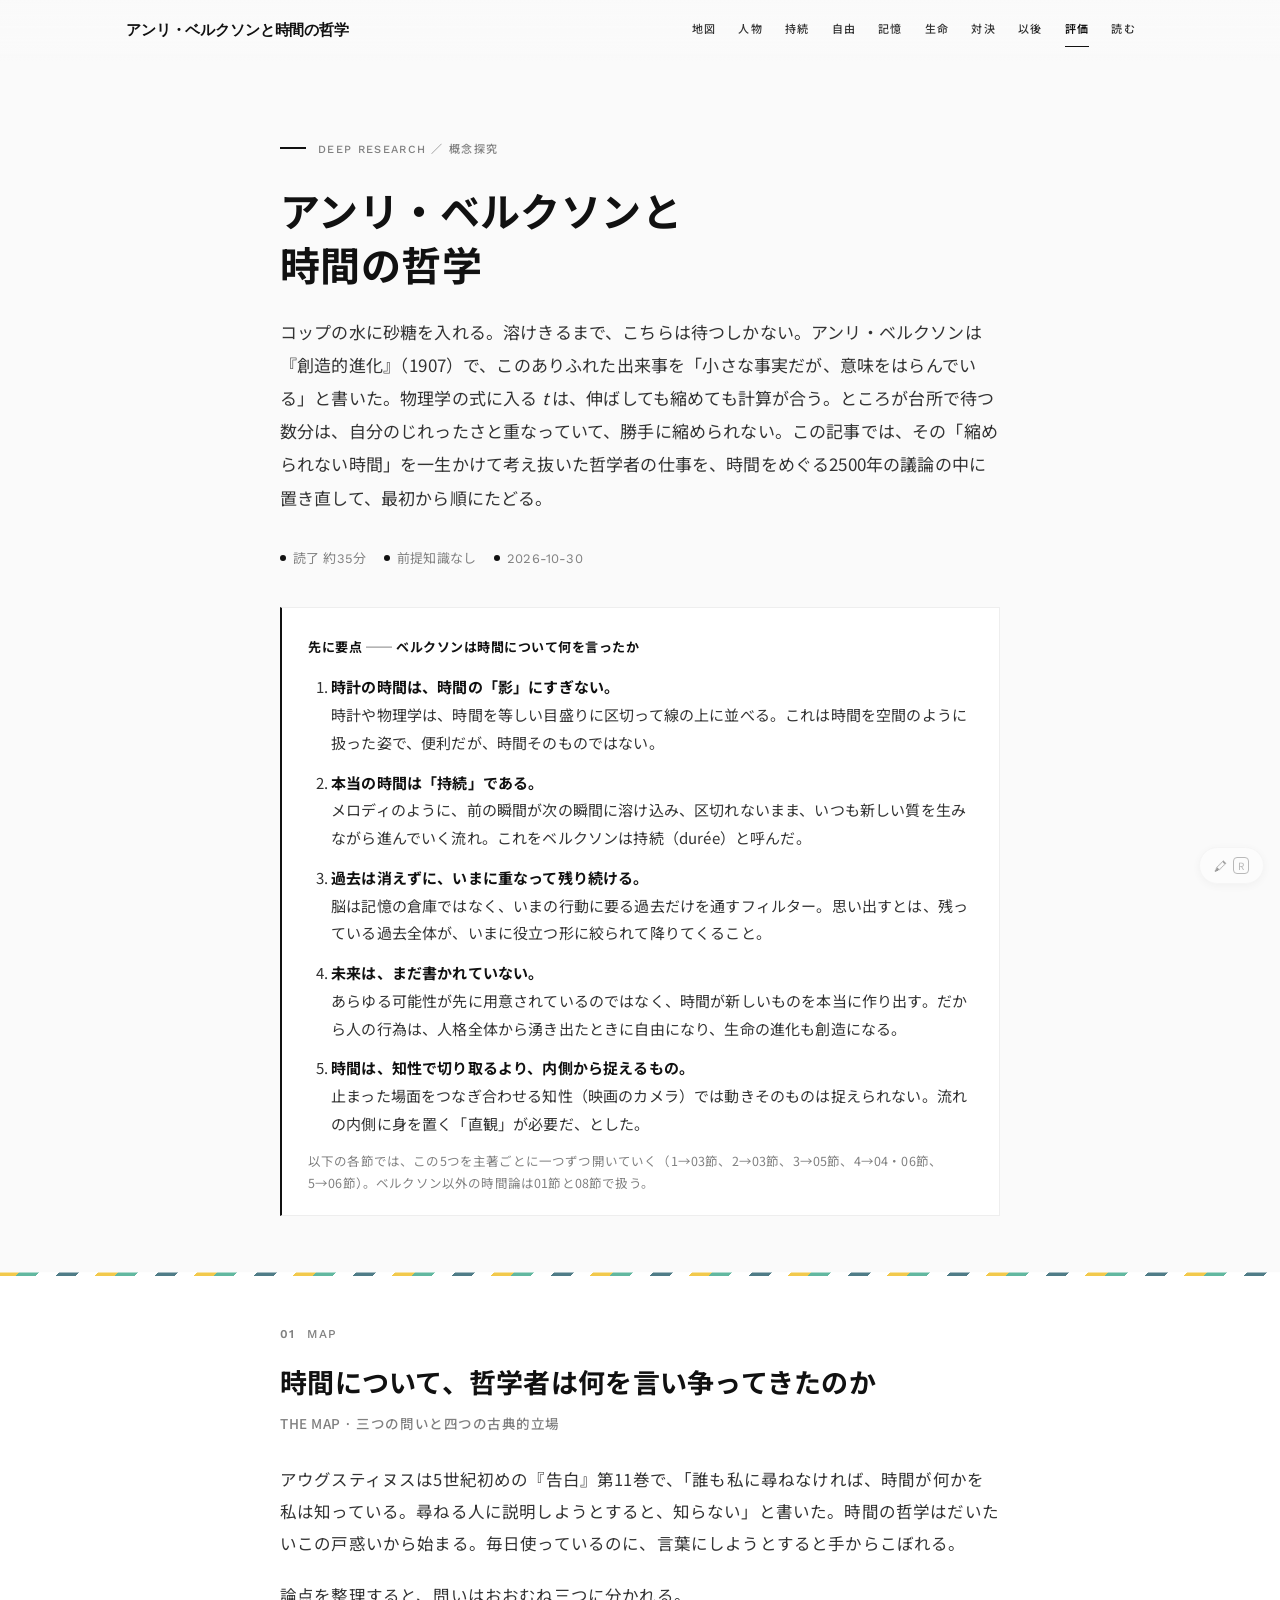
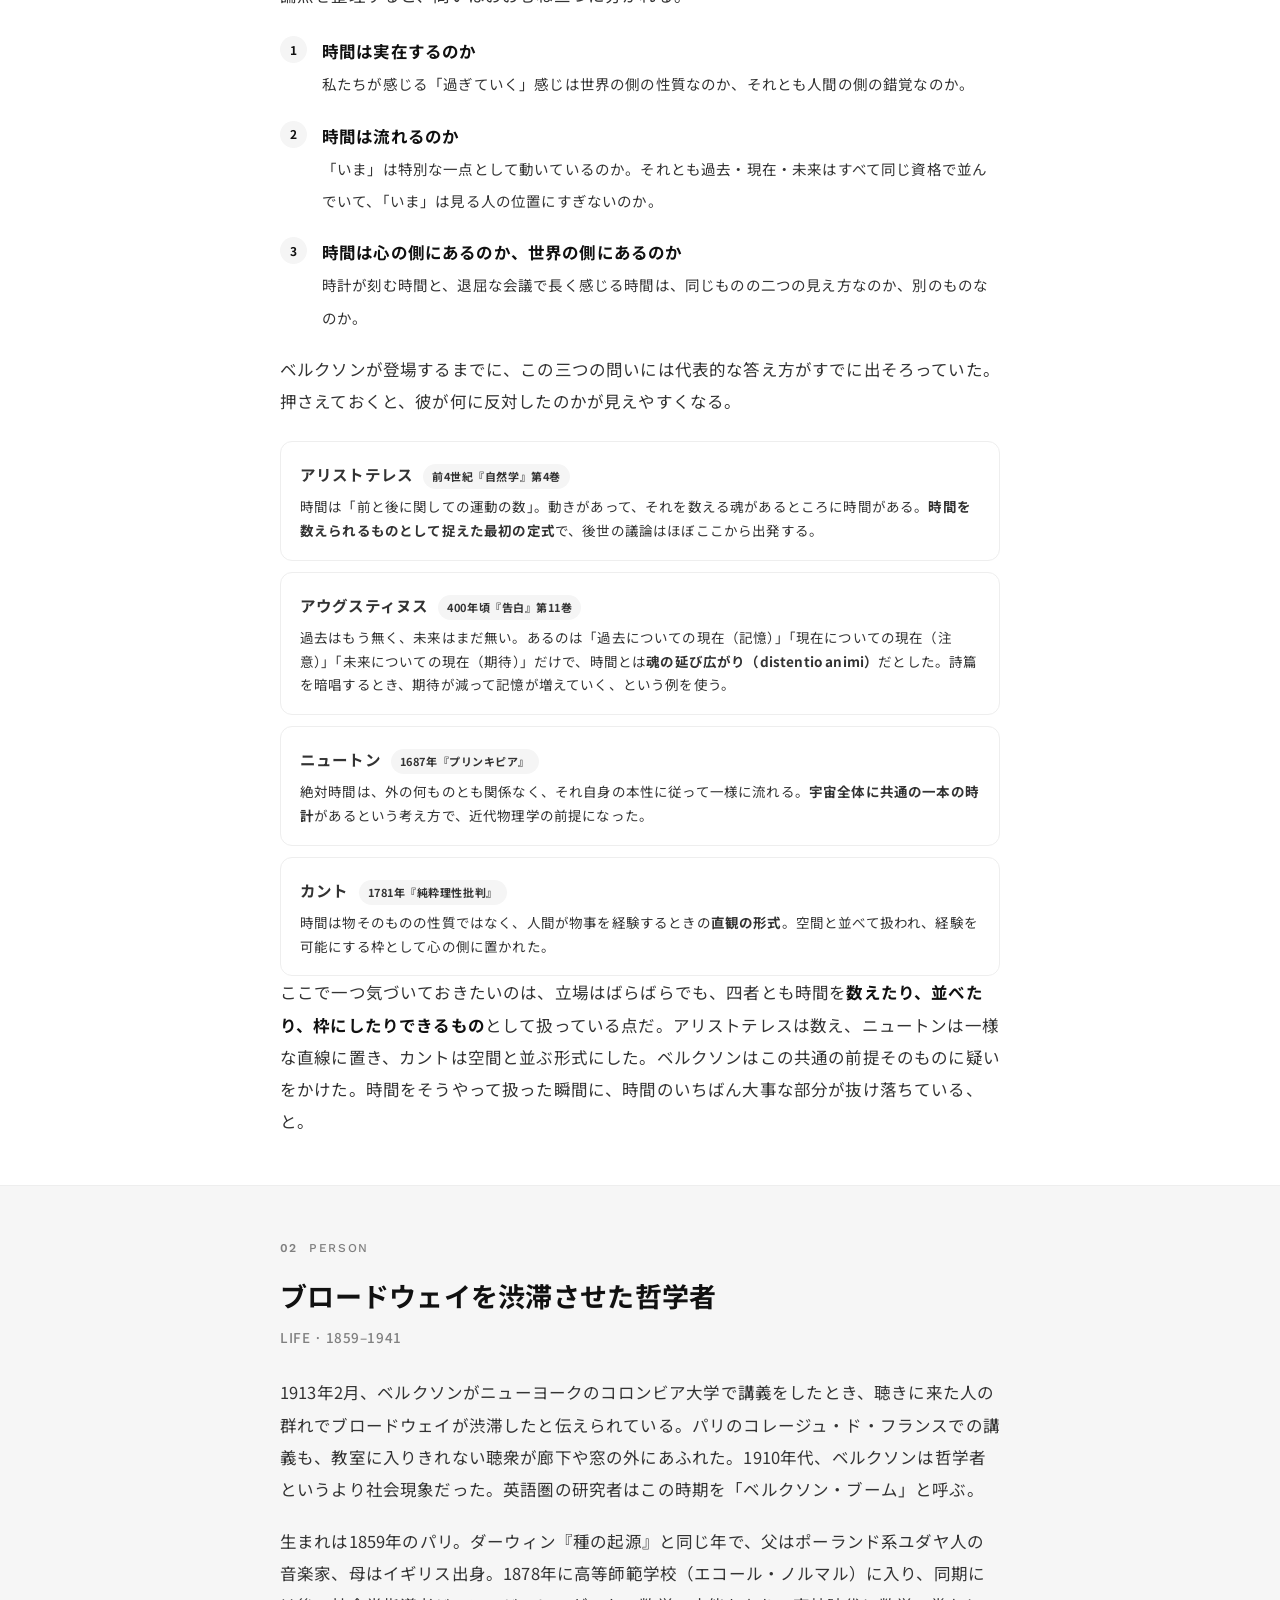
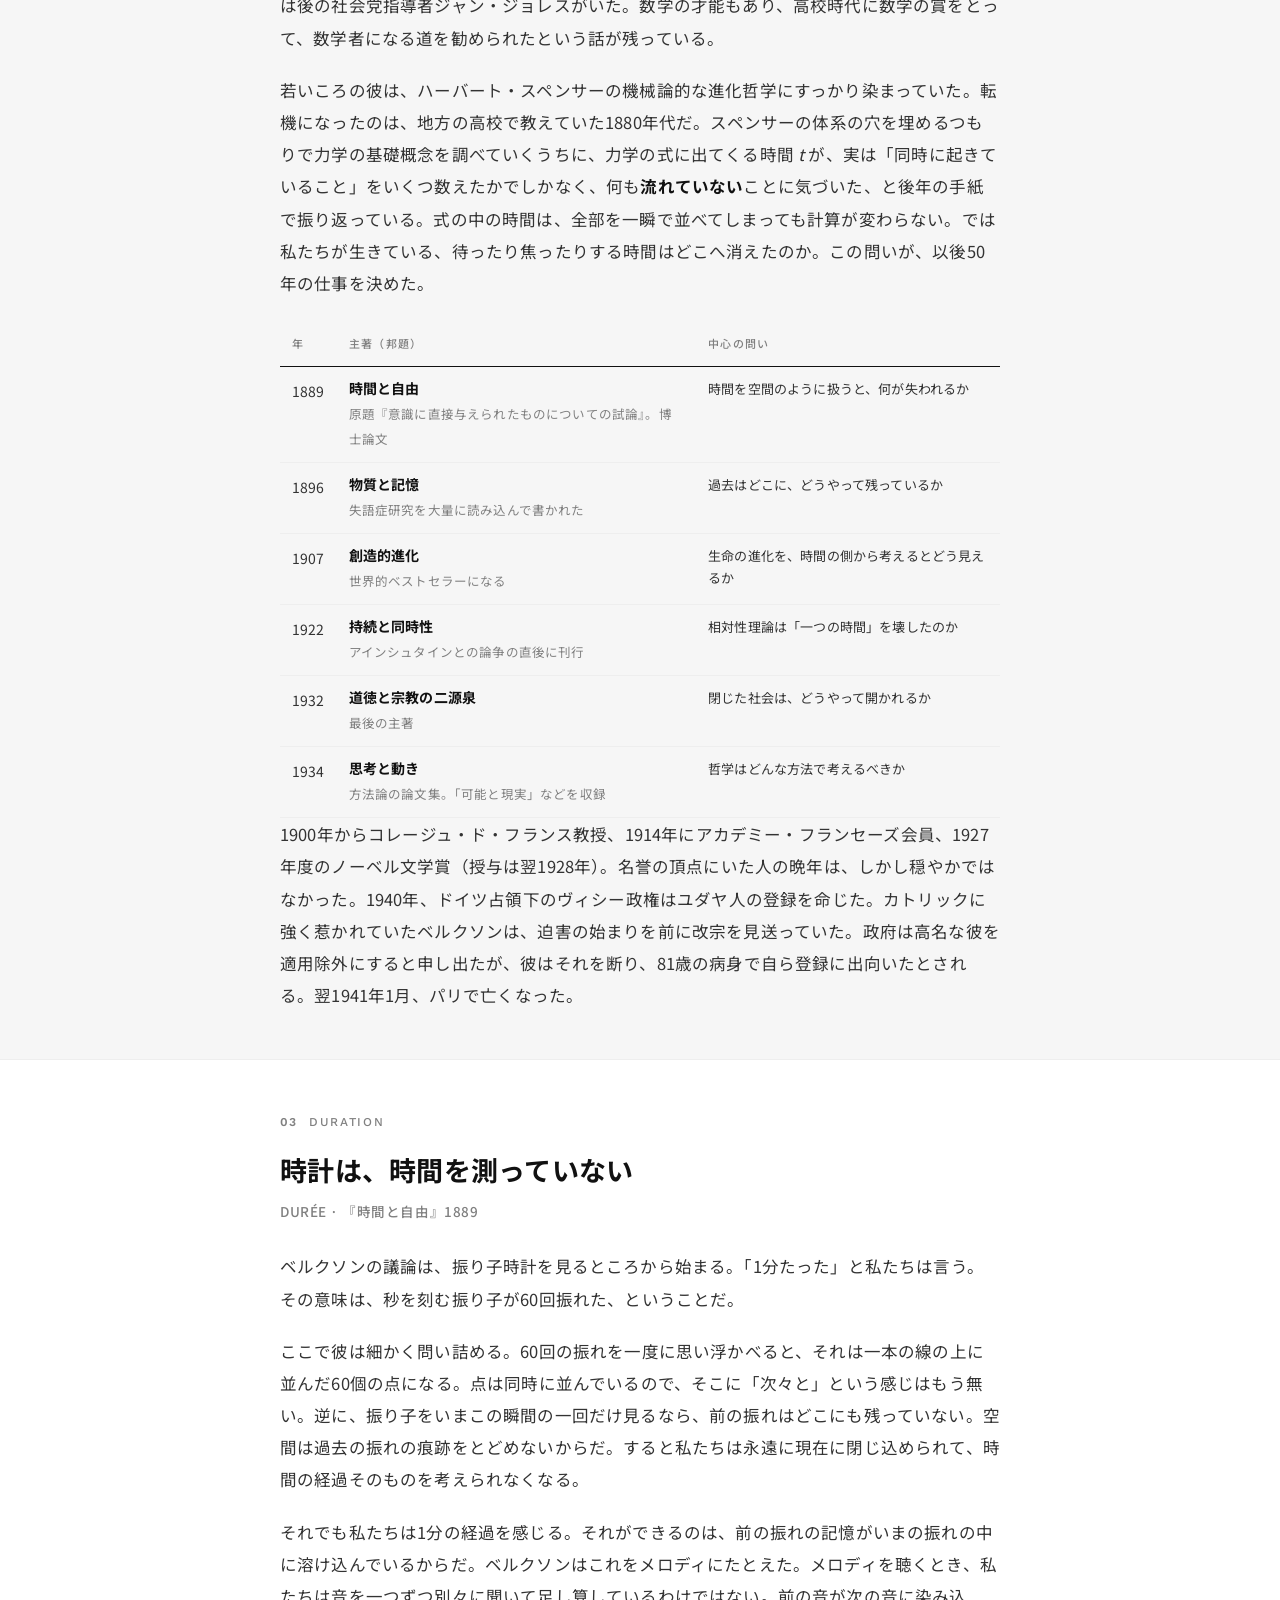
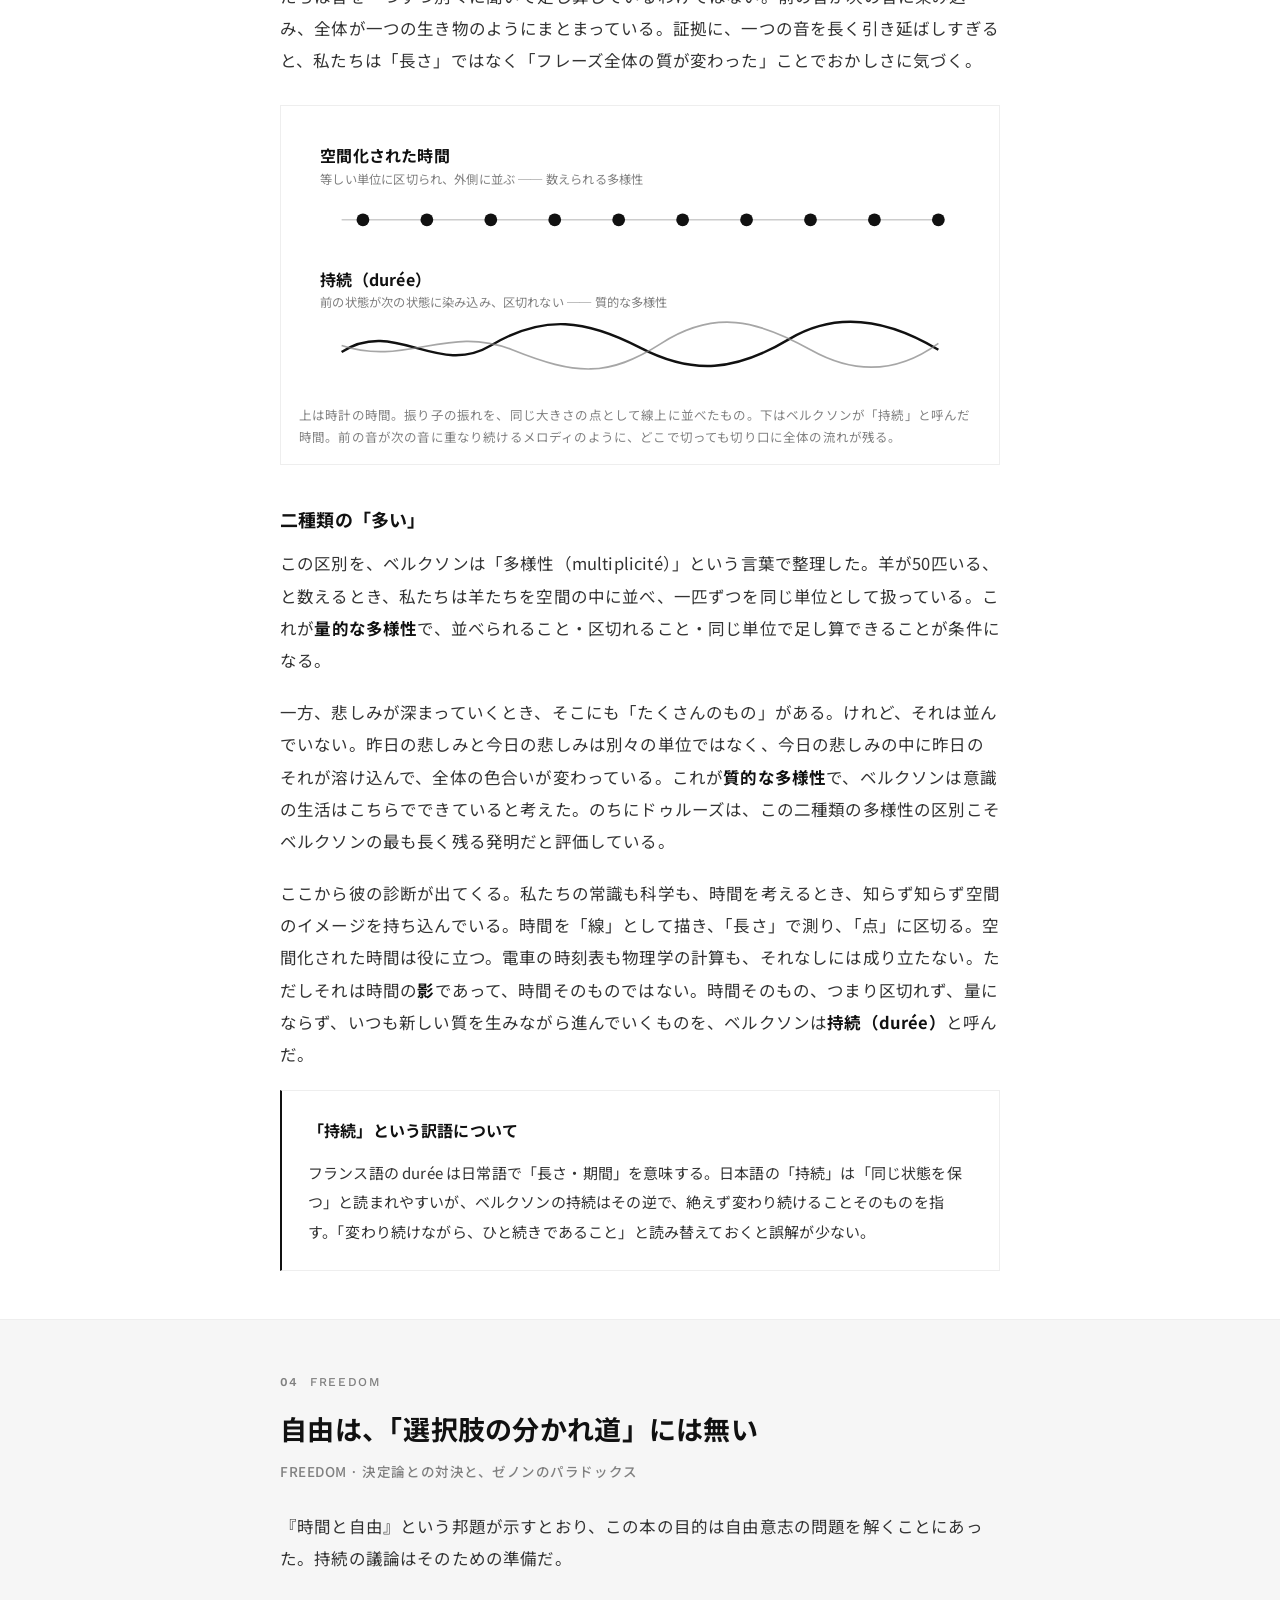
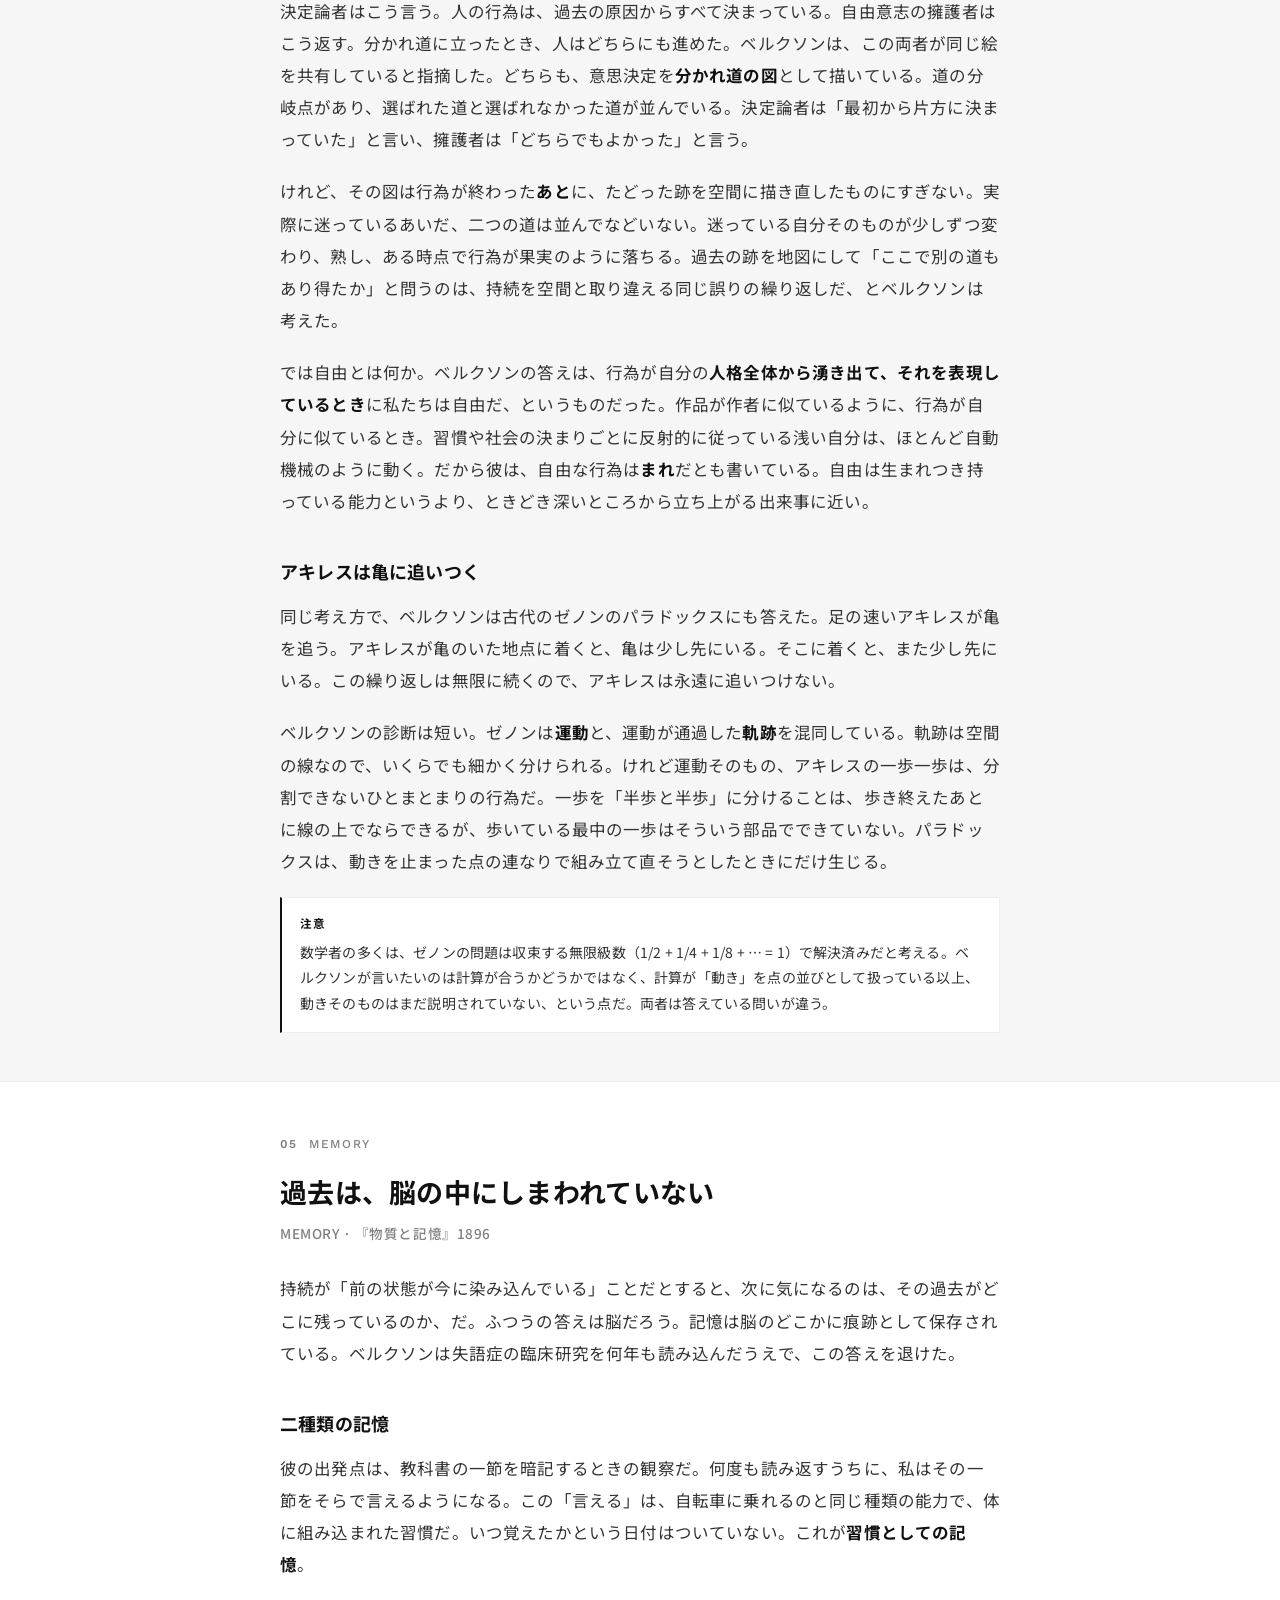
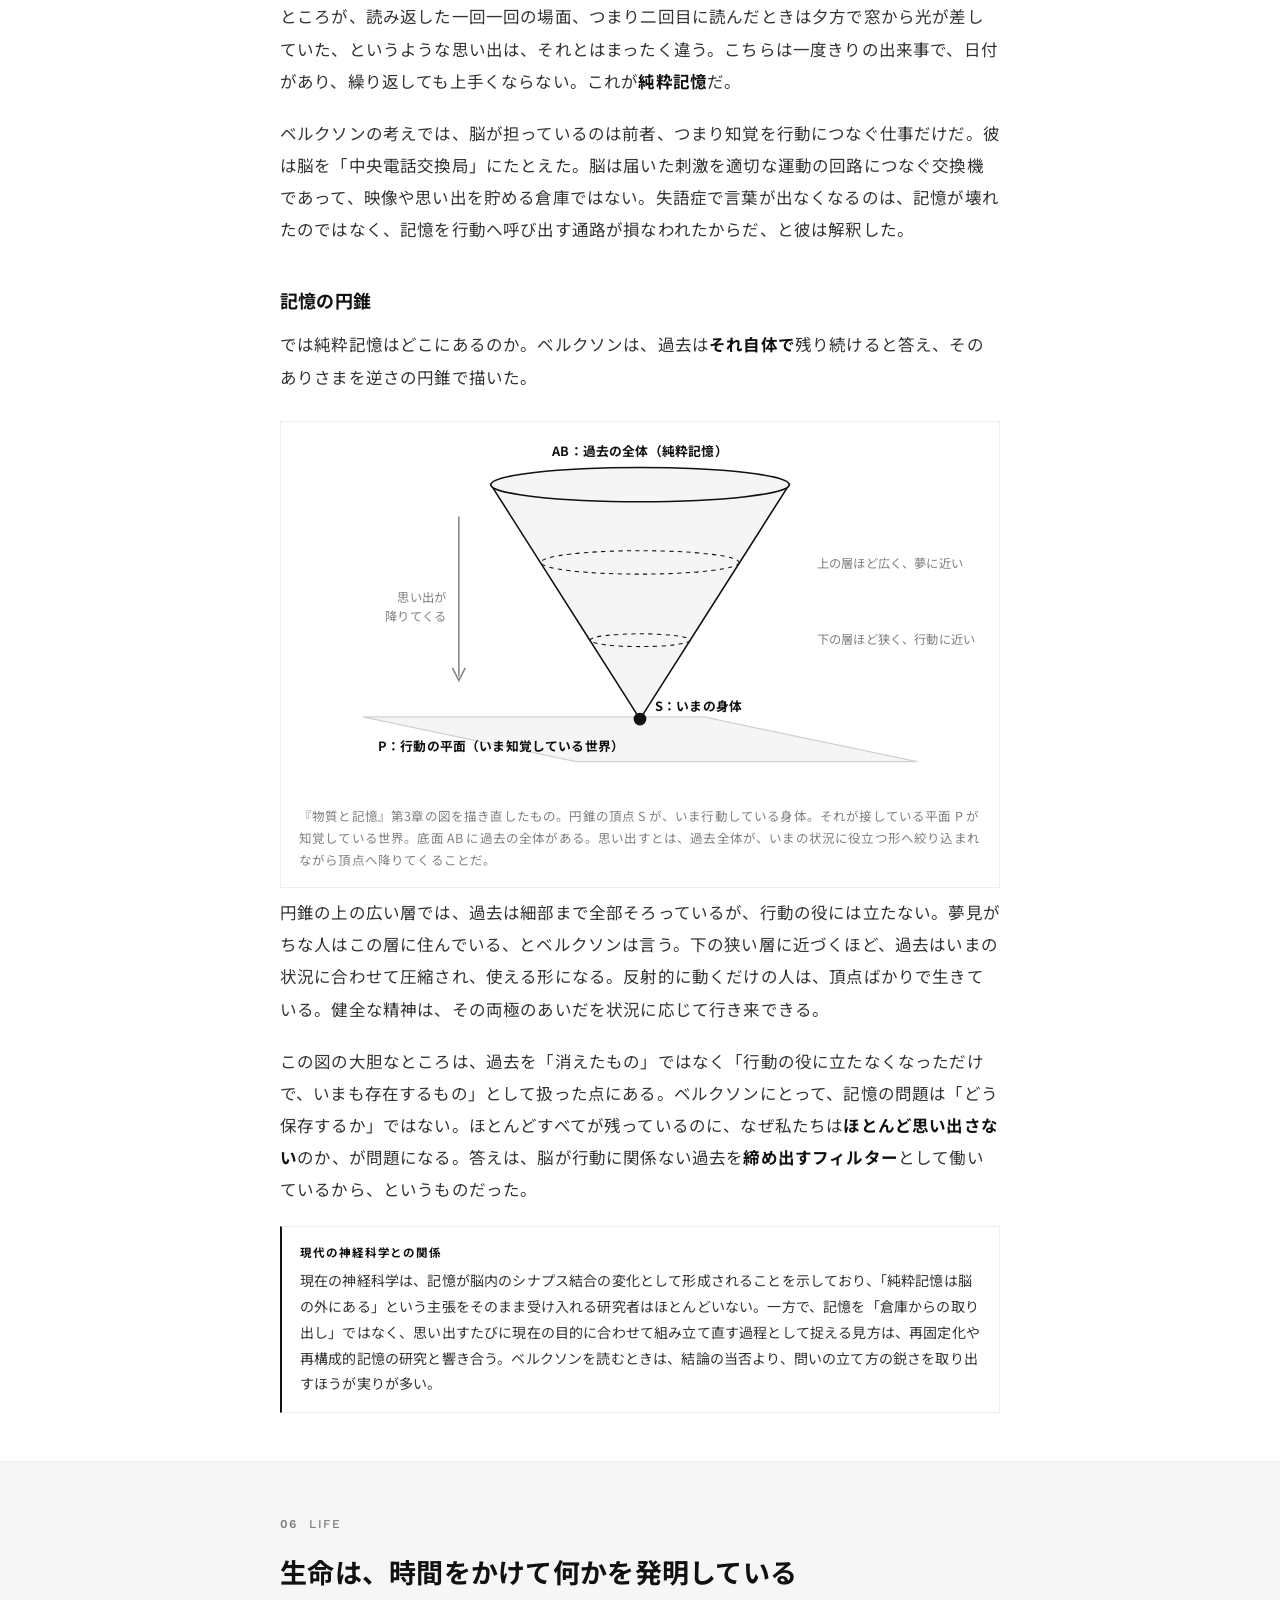
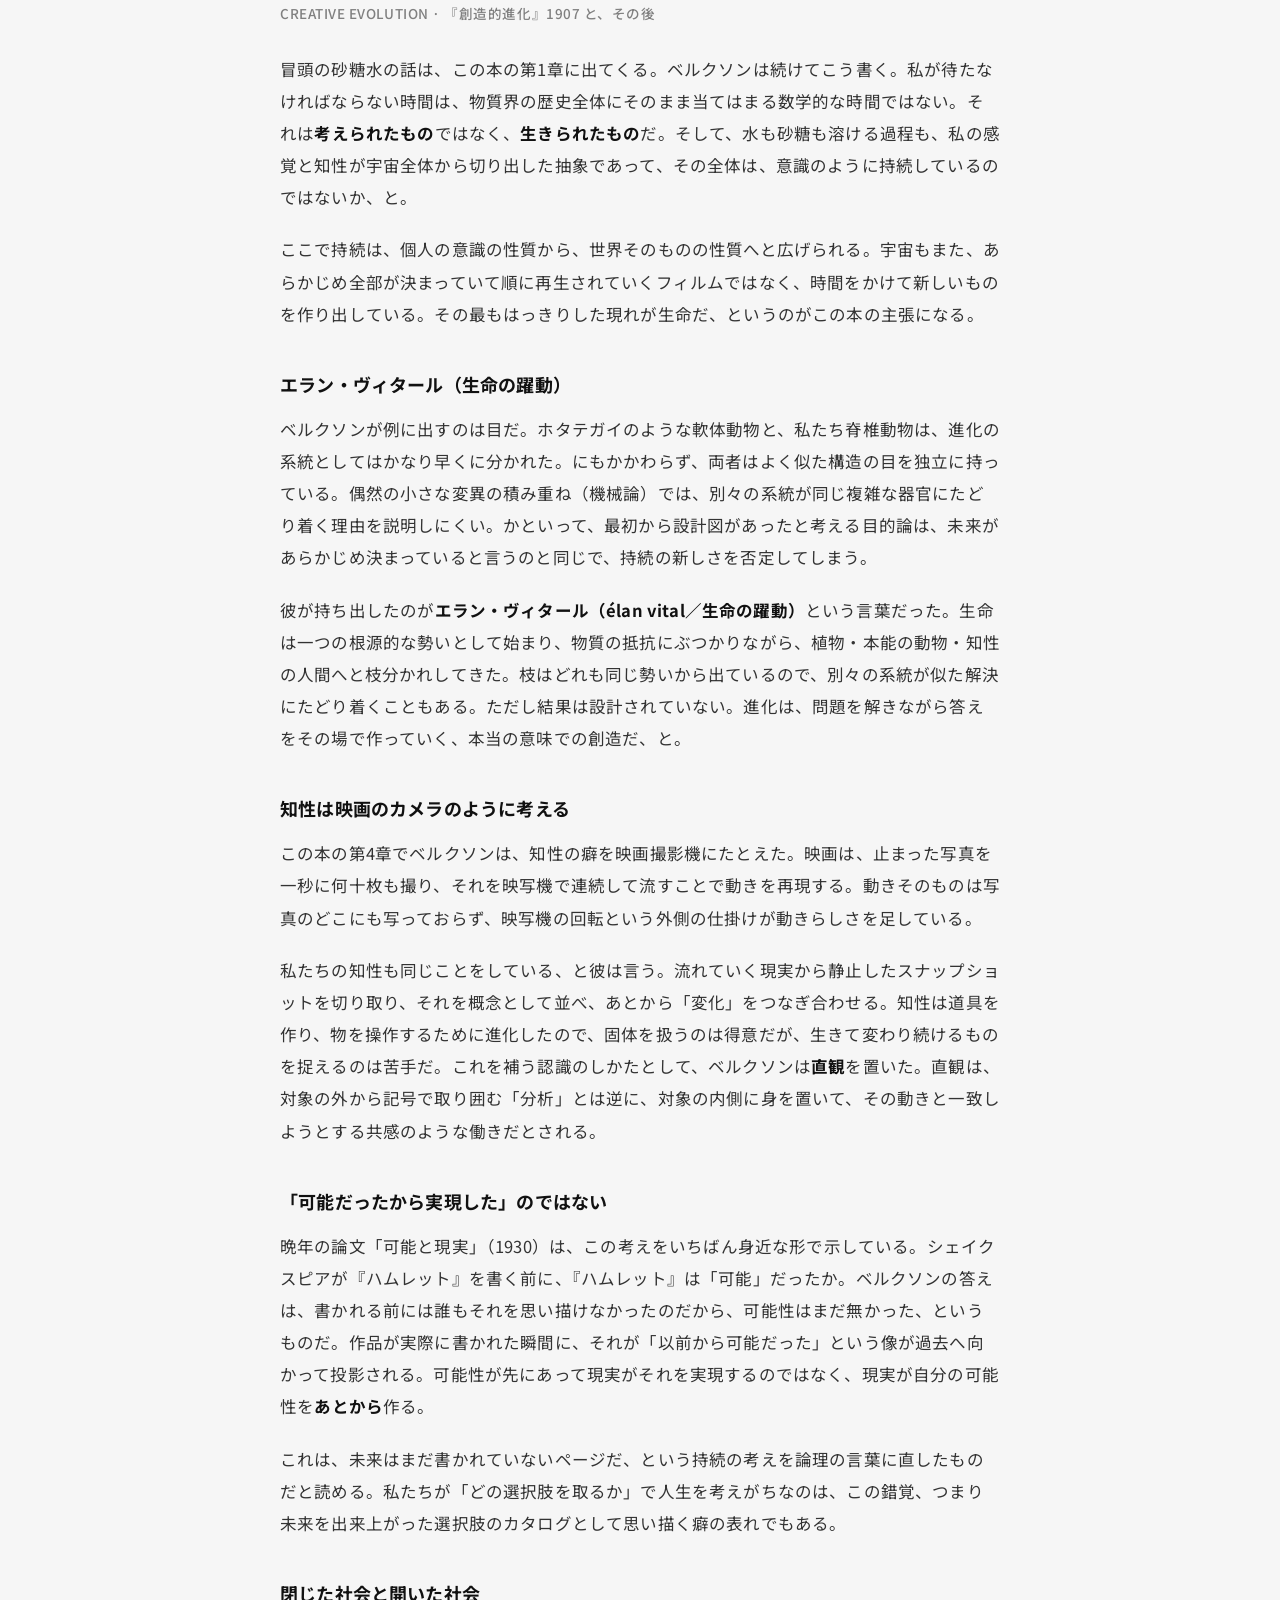
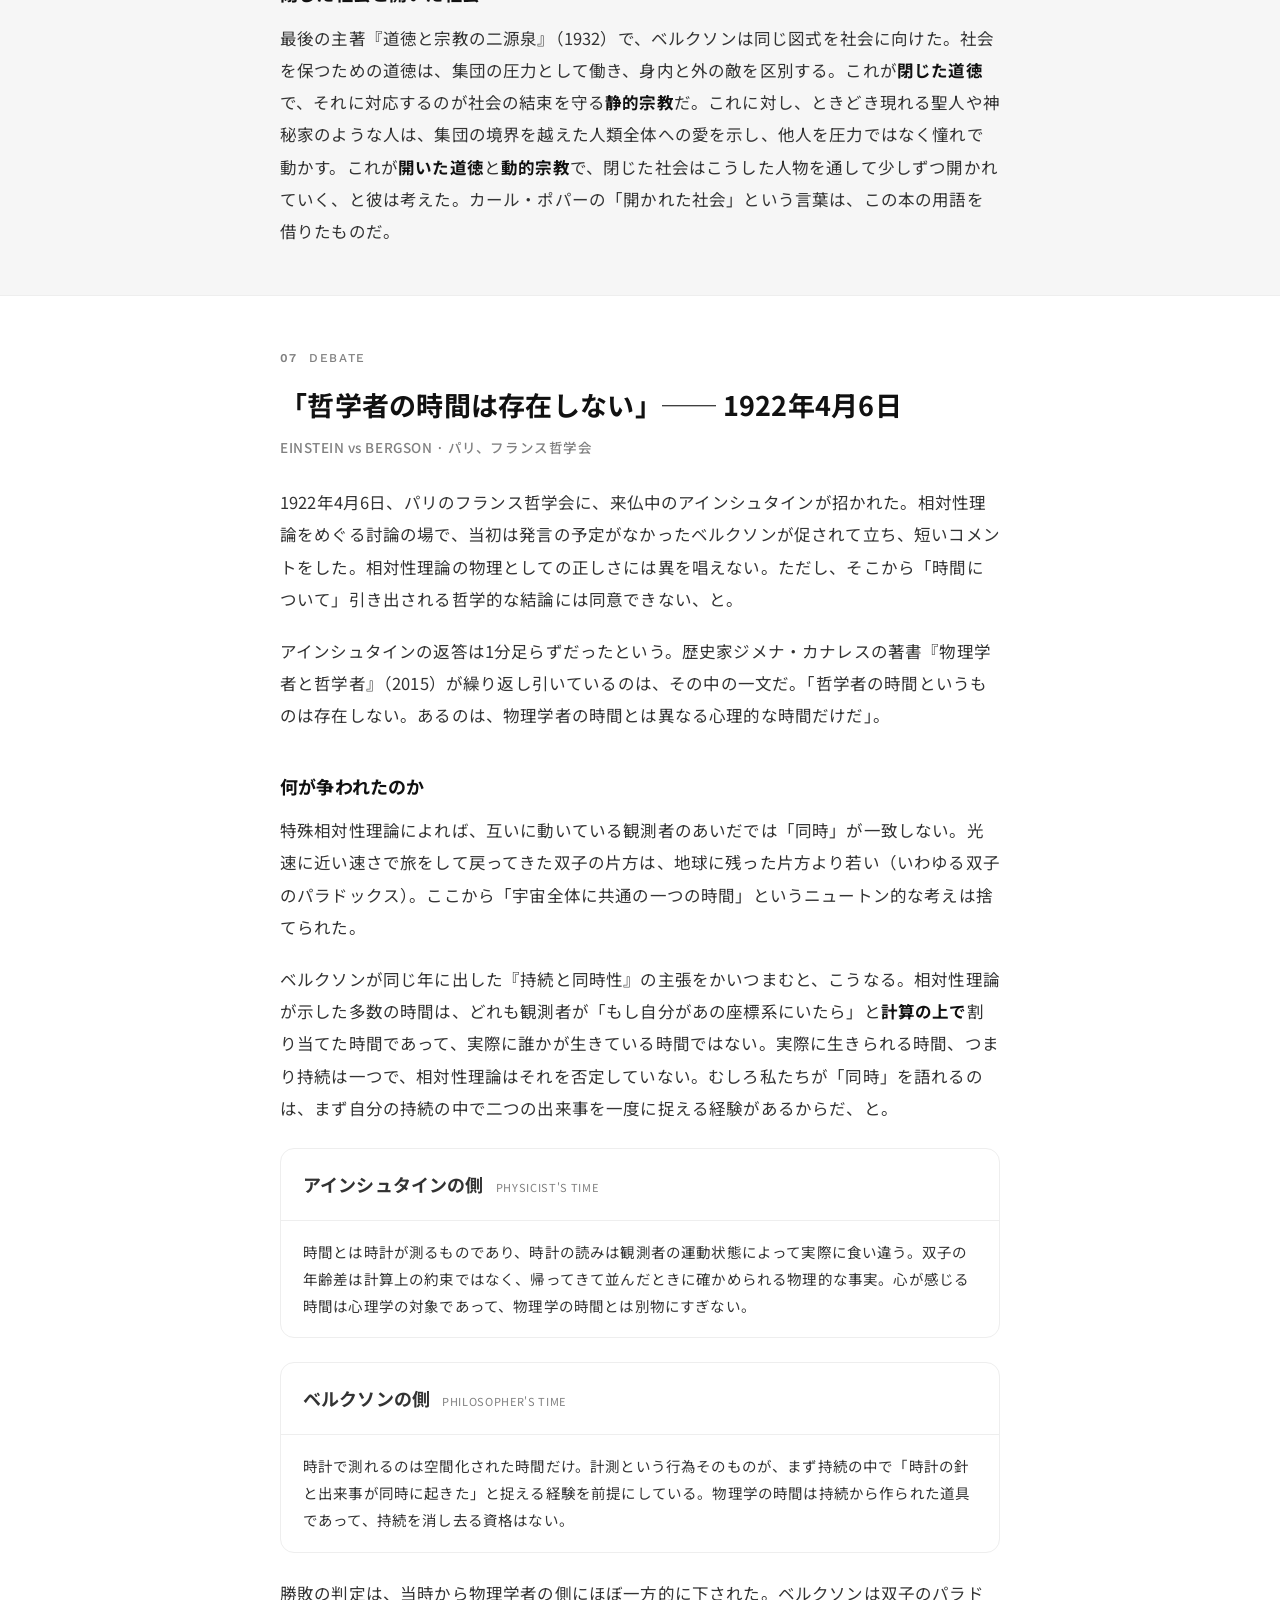
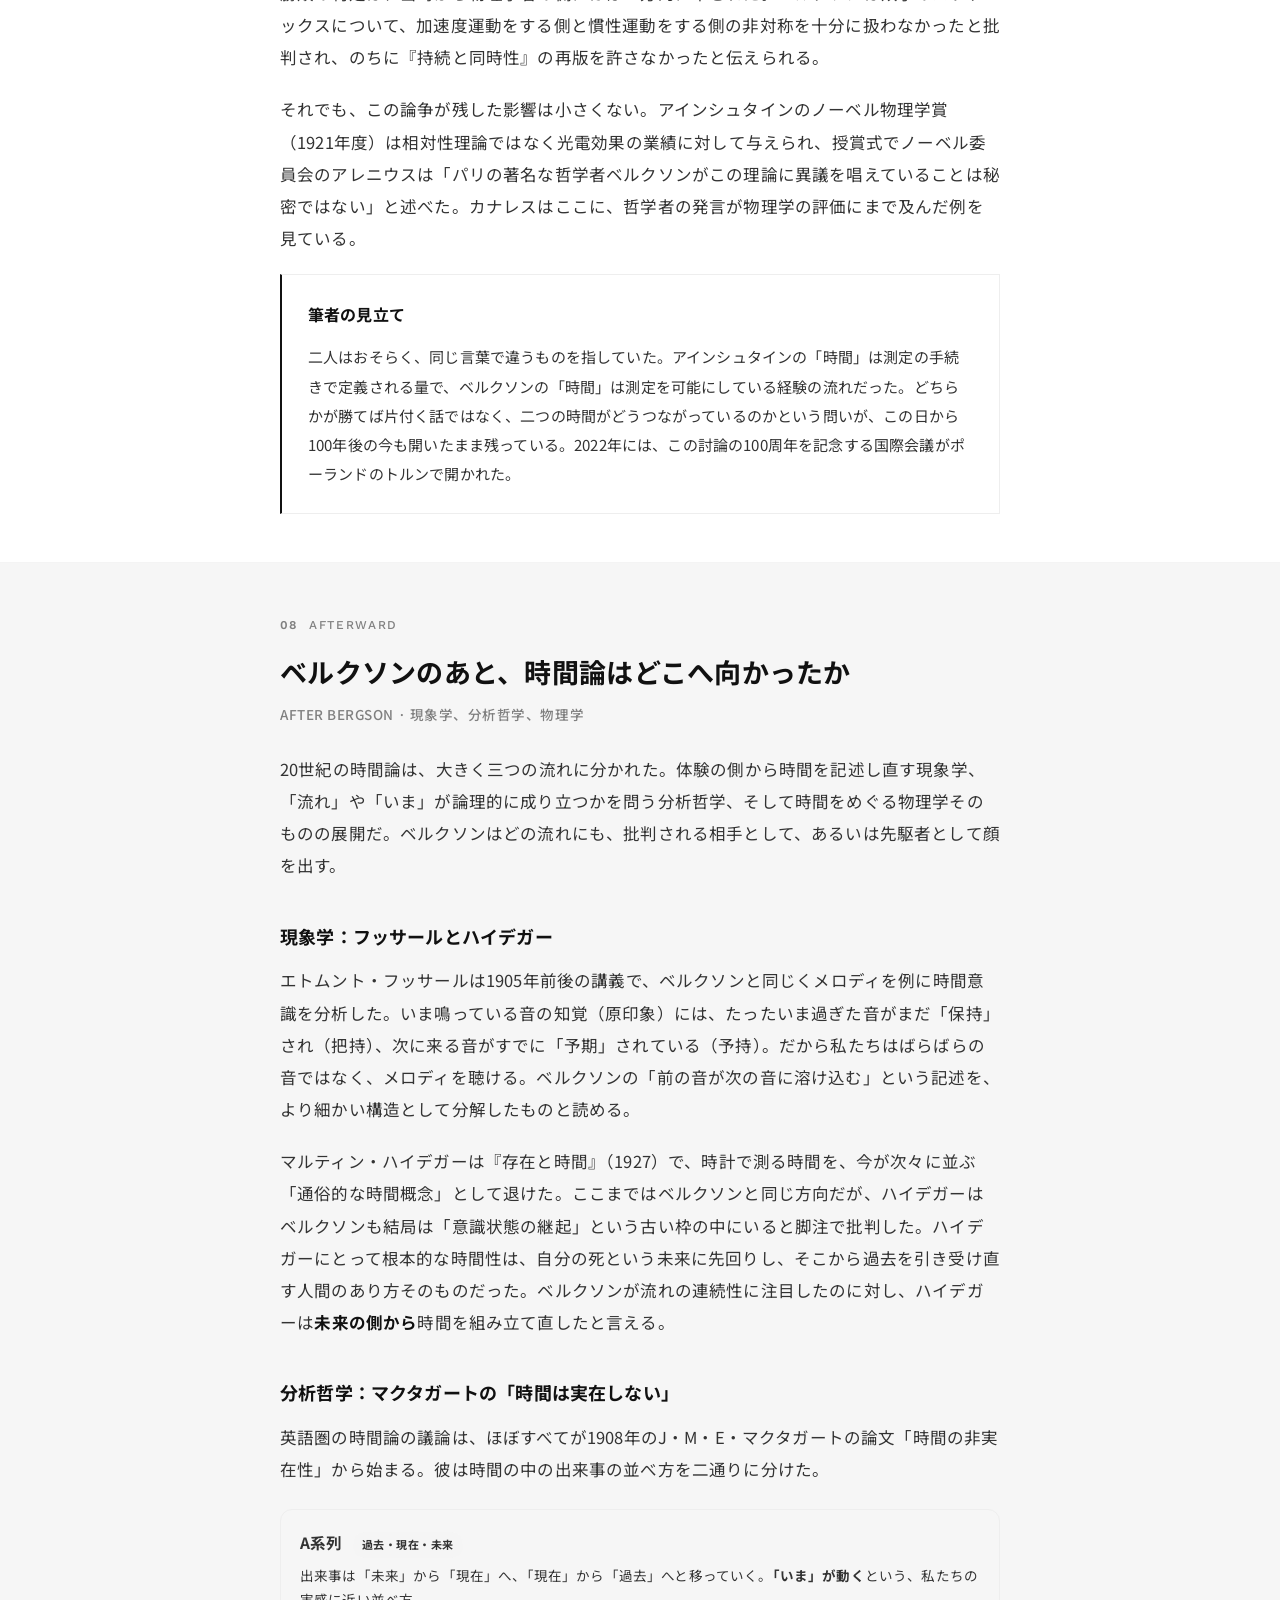
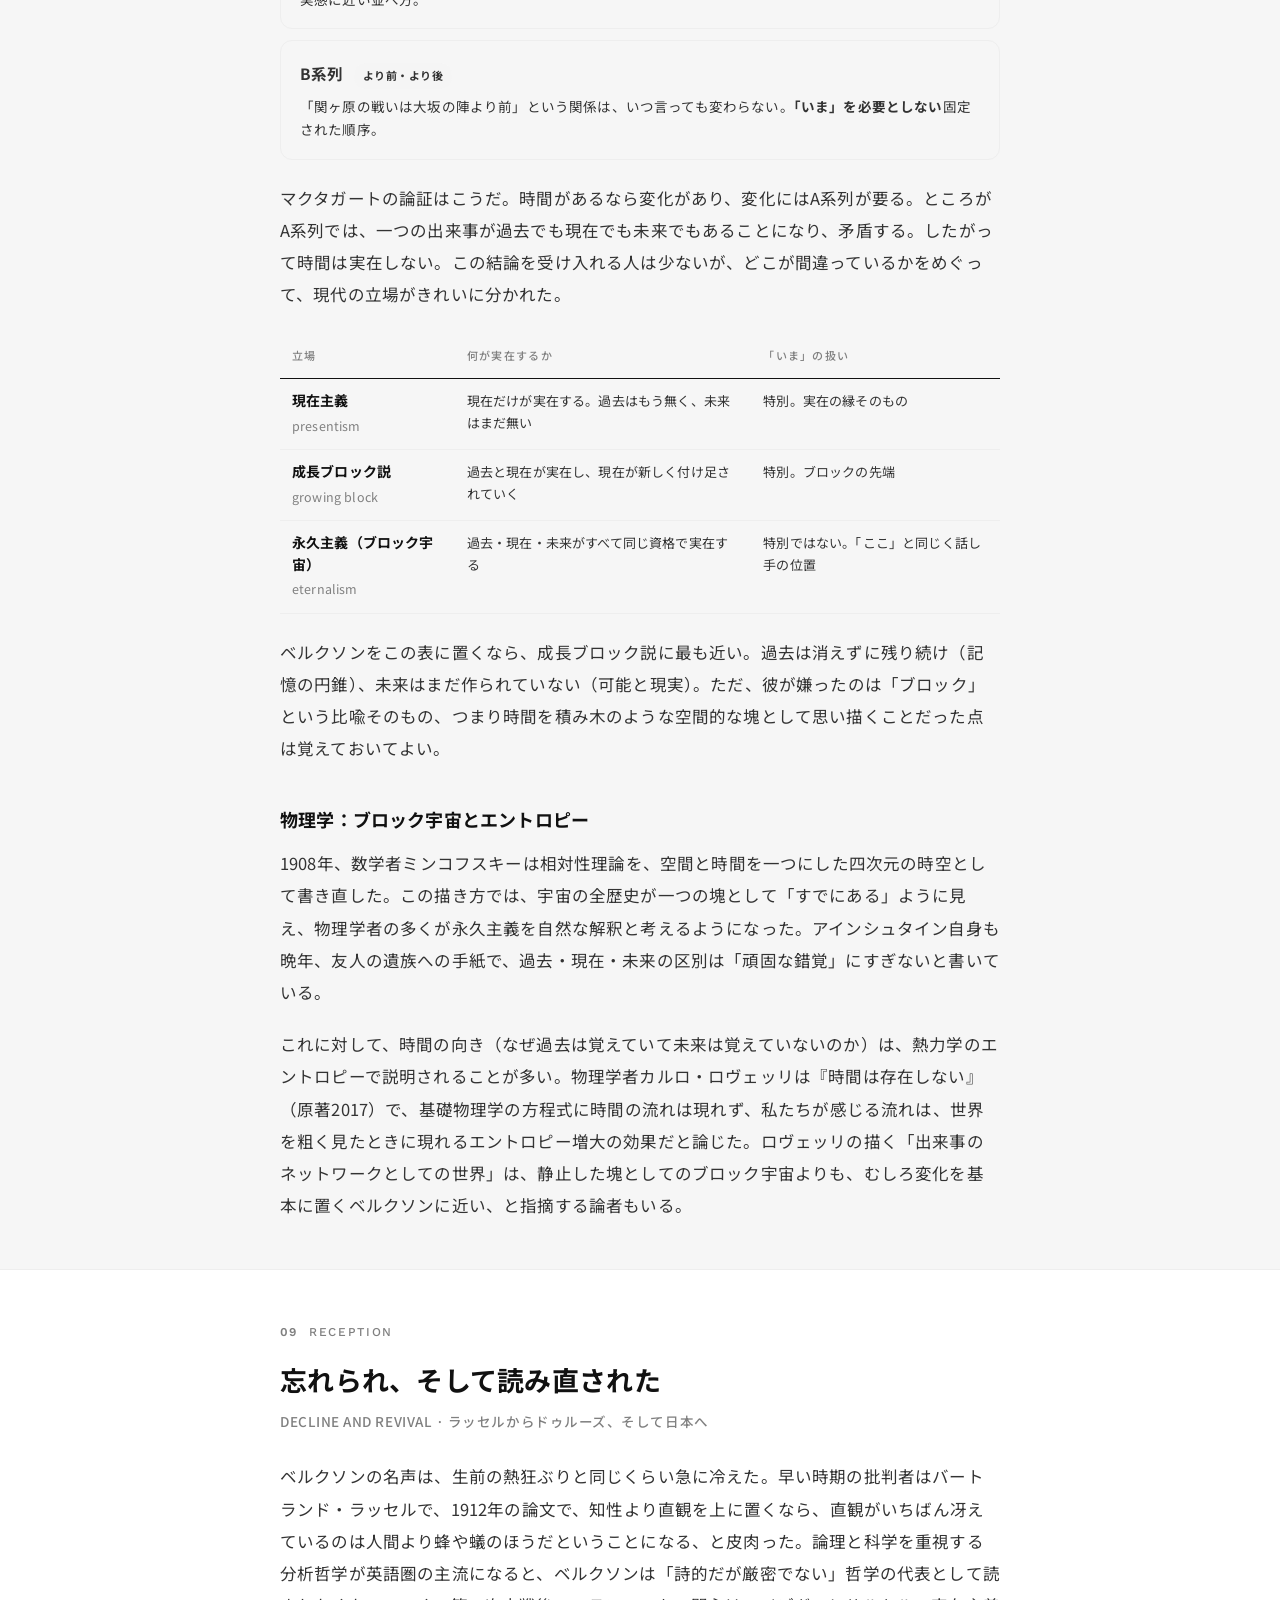
<file: tokens/trial/phil/index.html>
<!DOCTYPE html>
<html lang="ja">
<head>
<meta charset="UTF-8">
<meta name="robots" content="noindex, nofollow">
<meta name="viewport" content="width=device-width, initial-scale=1.0">
<title>アンリ・ベルクソンと時間の哲学 — 持続・記憶・自由から、時間論の全体像まで</title>
<link rel="icon" href="https://research-sai.vercel.app/article-favicon.svg" type="image/svg+xml">
<link rel="preconnect" href="https://fonts.googleapis.com">
<link rel="preconnect" href="https://fonts.gstatic.com" crossorigin>
<link href="https://fonts.googleapis.com/css2?family=Work+Sans:wght@300;400;500;600&family=Noto+Sans+JP:wght@300;400;500;700&display=swap" rel="stylesheet">
<!-- THEMES:BOOT:START -->
<!-- テーマ（https://design-themes-sai.vercel.app）。描画前に読み、data-theme を決める。読めなければ土台のまま -->
<link rel="stylesheet" href="https://design-themes-sai.vercel.app/themes.css">
<script src="https://design-themes-sai.vercel.app/themes.js"></script>
<!-- THEMES:BOOT:END -->
<style>
  :root{
    --ink: #111111; --ink-soft: #333333;
    --teal: #111111; --teal-deep: #111111; --teal-wash: #F5F5F5;
    --coral: #333333; --coral-wash: #F5F5F5;
    --paper: #FAFAFA; --panel: #F5F5F5;
    --line: #EEEEEE; --line-strong: #CCCCCC; --muted: #808080;
    --maxw:768px;
  
  --paper-rgb: 250, 250, 250;  /* 固定ヘッダーの半透明背景用。--paper と同じ色 */
  --white: #FFFFFF;
    --en: "Work Sans", "Helvetica Neue", Arial, sans-serif;
    --jp: "Noto Sans JP", "Hiragino Kaku Gothic ProN", "Hiragino Sans", sans-serif;
    --stripe: repeating-linear-gradient(135deg,#F2C94C 0 14px,#62B8A0 14px 28px,#FFFFFF 28px 42px,#4F7C87 42px 56px,#FFFFFF 56px 70px);}
/* THEMES:CSS:START */
/* =========================================================
   DESIGN THEMES — 土台（各ページに書き写す部分）
   sync-themes.py が各ページの THEMES:CSS 区間に流し込む。ページ側で手で書き換えないこと。
   ここにあるのは「テーマのサイトが読めなくても効いていてほしいもの」だけ:
     - 土台（SAI v2）で足りないトークンの既定値
     - 記事ページの節の帯（全テーマ共通）
   テーマごとの値・切り替えボタン・切り替えの処理はテーマのサイト（site/themes.css・site/themes.js）にあり、
   各ページは <link> と <script src> で読み込む。テーマを足す・並べ替える・色を直すときは、ここは触らない。
   ========================================================= */

/* --- 既定テーマ（sai）: ページ側のパレットに足りないトークンを補う --- */
:root {
  /* 形 */
  --r-card: 0px;        /* カード・パネルの角丸 */
  --r-pill: 48px;       /* チップ・タグ・ピルボタン */
  --r-input: 4px;       /* 入力欄 */
  --r-xs: 3px;          /* トースト等の極小要素 */
  --r-inner: 12px;      /* 吹き出し・入れ子カード */
  --r-band-card: 16px;  /* 一段大きいカード */
  --bw: 1px;            /* カードの枠線幅 */
  --r-scale: 1;         /* 角丸の倍率。値が散っているページ（research-sai）はこれで一括調整する */
  /* ページによって罫線トークンの名前が違う（sai-works系は --rule、research系は --line）。
     var() のフォールバックで両方に対応する。 */
  --card-line: var(--rule, var(--line));
  --input-line: var(--rule-strong, var(--line-strong));

  /* ページごとに既定が違うトークン（--paper-rgb / --ls-display）は
     ここに書かない。各ページの :root で定義し、テーマ側は
     html[data-theme="..."] ブロックでだけ上書きする。 */

  /* 文字 */
  --fw-display: 300;         /* 大見出しのウェイト */
  --ls-label: 0.14em;        /* 欧文ラベルの字間 */
  --label-case: uppercase;   /* 欧文ラベルの大文字化 */
  --lh-body: 1.9;            /* 本文の行間 */

  /* 影（既定は使わない。浮かせるテーマ用の受け口） */
  --shadow-card: none;
  --shadow-pop: none;

  /* アイコン（線画SVGの線の太さ） */
  --ico-sw: 1.5;
  --ico-sw-lg: 1.25;

  /* 装飾 */
  --caution: #c84e6c;                    /* 注意書きのラベル */
  --track-bg: #dde5e1;                   /* バーの溝 */
  --track-bg-soft: #eef1ef;              /* バーの溝（淡い方） */
  --lang-en-bg: #eef1f5;                 /* 言語バッジ（EN） */
  --lang-en-fg: #5a6b86;
  --mark-bg: rgba(98, 184, 160, .34);    /* マーカー線（標準） */
  --mark-c-bg: rgba(235, 101, 132, .28); /* マーカー線（強調） */
  --accent-band: var(--stripe);
  --footer-bg: var(--rule);
  --footer-fg: var(--muted);
  --chip-g-bg: rgba(98, 184, 160, .14);
  --chip-b-bg: rgba(79, 124, 135, .14);
  --mosaic: #62B8A0, #F2C94C, #EB6584, #4F7C87, #FFFFFF, #FFFFFF, #F5F5F5;
  /* 記事ページの節の交互の帯 */
  --sec-bg: var(--white);                /* 奇数番目の節の背景 */
  --sec-alt-bg: #F6F6F6;                 /* 偶数番目の節の背景（薄いテーマカラー） */
  --sec-pad-y: 48px;                     /* main 直下の節の上下余白 */
  --bleed: 100vw;                        /* 画面幅いっぱいに広げるときの幅（帯・ストライプ） */
  --hero-pb: 56px;                       /* ヘッダー（hero）の下余白。ストライプはこの下、節との境目に置く */
  --stripe-h: 4px;                       /* ヘッダー下のストライプの太さ */
}


/* --- 節ごとに背景を交互に変える（全ページ・全テーマ共通。2026-11-20 から research 以外にも広げた） ---
   「節」＝ main 直下（main が無いページは body 直下）の section・article・[data-sec] で、中に h2 があるもの。
   節が 2 つ以上並ぶページだけ、1・3・5…番目を --sec-bg（白）、2・4・6…番目を --sec-alt-bg（薄いテーマカラー）にする。
   帯は画面幅いっぱいに広げ、節と節の間に紙の色の隙間が出ないよう、節の外の余白（margin）は 0、上下の余白は --sec-pad-y にそろえる。
   見出し（h2）だけで区切ったページは、add-page.py が h2 ごとに section（data-sec-auto 付き） で包む。
   div で組んだ節（帯の div など）は data-sec を付ける。交互にしたくないページは body に data-sec-alt="off"。
   research の記事（ナビに .nav-inner / .gnav-inner がある）は、下の専用の指定で塗る（余白はページ側のまま）。 */
:is(body:not([data-sec-alt="off"]):not(:has(.nav-inner, .gnav-inner)):not(:has(> main)), body:not([data-sec-alt="off"]):not(:has(.nav-inner, .gnav-inner)) > main)
  > :is(section, article, [data-sec]):has(h2):is(:has(~ :is(section, article, [data-sec]) h2), :is(section, article, [data-sec]):has(h2) ~ *) {
  background: var(--sec-bg) !important; box-shadow: 0 0 0 var(--bleed) var(--sec-bg) !important; clip-path: inset(0 calc(var(--bleed) * -1));
  margin-top: 0 !important; margin-bottom: 0 !important; padding-top: var(--sec-pad-y) !important; padding-bottom: var(--sec-pad-y) !important;
}
:is(body:not([data-sec-alt="off"]):not(:has(.nav-inner, .gnav-inner)):not(:has(> main)), body:not([data-sec-alt="off"]):not(:has(.nav-inner, .gnav-inner)) > main)
  > :nth-child(even of :is(section, article, [data-sec]):has(h2)):is(:has(~ :is(section, article, [data-sec]) h2), :is(section, article, [data-sec]):has(h2) ~ *) {
  background: var(--sec-alt-bg) !important; box-shadow: 0 0 0 var(--bleed) var(--sec-alt-bg) !important;
}

/* --- research の記事ページ：節ごとに背景を交互に変える（全テーマ共通） ---
   奇数番目の節は白、偶数番目は薄いテーマカラー（--sec-alt-bg）。
   帯は画面幅いっぱいに広げる（box-shadow + clip-path で左右だけ伸ばす）。
   節は body 直下のページと main 直下のページがある。 */
/* 対象は research の記事ページ（ナビに .nav-inner / .gnav-inner がある）だけ。
   sai-works・LP・デザインシステムのページには効かせない。 */
body:has(.nav-inner, .gnav-inner) { overflow-x: clip; }
body:has(.nav-inner, .gnav-inner) > section,
body:has(.nav-inner, .gnav-inner) > main > section { background: var(--sec-bg); box-shadow: 0 0 0 var(--bleed) var(--sec-bg); clip-path: inset(0 calc(var(--bleed) * -1)); }
body:has(.nav-inner, .gnav-inner) > section:nth-of-type(even),
body:has(.nav-inner, .gnav-inner) > main > section:nth-of-type(even) { background: var(--sec-alt-bg); box-shadow: 0 0 0 var(--bleed) var(--sec-alt-bg); }
body:has(.nav-inner, .gnav-inner) > main > section[id^="sec-"] { padding-top: var(--sec-pad-y); padding-bottom: var(--sec-pad-y); }
/* 最後の節とフッターの間に紙の色の隙間を作らない */
body:has(.nav-inner, .gnav-inner) section ~ footer,
body:has(.nav-inner, .gnav-inner) main ~ footer { margin-top: 0 !important; }

/* ヘッダー下のストライプは、帯の境目（最初の節の上端）に描く。
   ページごとに hero の中の位置（.hero::after / .hero .wrap::after）と余白が違い、
   帯の端とずれていたので、hero 側のストライプは消して節の ::before に一本化する。
   hero の下余白は --hero-pb に揃え、hero の下罫線はストライプが代わりをするので消す。 */
body:has(.nav-inner, .gnav-inner) .hero { padding-bottom: var(--hero-pb) !important; border-bottom-width: 0 !important; }
body:has(.nav-inner, .gnav-inner) .hero::after,
body:has(.nav-inner, .gnav-inner) .hero .wrap::after { display: none !important; }
body:has(.nav-inner, .gnav-inner) > section:first-of-type,
body:has(.nav-inner, .gnav-inner) > main > section:first-of-type { position: relative; }
body:has(.nav-inner, .gnav-inner) > section:first-of-type::before,
body:has(.nav-inner, .gnav-inner) > main > section:first-of-type::before { content: ""; position: absolute; left: 0; right: 0; top: 0; height: var(--stripe-h); background: var(--stripe); z-index: 1; }

/* research のナビの題名（.brand）は、細い画面（320px など）でボタンの下にもぐらないよう折り返す（2026-11-20） */
@media (max-width: 400px) { .nav-inner > .brand, .gnav-inner > .brand { white-space: normal; min-width: 0; } }
/* THEMES:CSS:END */
  *{box-sizing:border-box;}
  html{scroll-behavior:smooth;}
  body{margin:0;background:var(--paper);color:var(--ink);
    font-family:"Noto Sans JP",sans-serif;font-weight:400;line-height:1.95;font-size:16.5px;
    -webkit-font-smoothing:antialiased;letter-spacing:.01em;}
  .wrap{max-width:var(--maxw);margin:0 auto;padding:0 24px;}

  .hero{padding:78px 0 50px;border-bottom:1px solid var(--line);}
  .series{font-size:12px;font-weight:700;letter-spacing:.2em;color:var(--coral);margin:0 0 8px;}
  .eyebrow{font-size:12.5px;font-weight:700;letter-spacing:.2em;color:var(--teal-deep);text-transform:uppercase;margin:0 0 22px;}
  .eyebrow::before{content:"";display:inline-block;width:26px;height:2px;background:var(--teal);vertical-align:middle;margin-right:12px;transform:translateY(-3px);}
  h1{font-family:"Noto Sans JP",serif;font-weight:700;font-size:clamp(27px,5.2vw,40px);line-height:1.42;margin:0 0 24px;}
  h1 .accent{color:var(--teal-deep);}
  .lede{font-size:17px;color:var(--ink-soft);margin:0;max-width:46em;}
  .meta{margin-top:32px;font-size:13px;color:var(--muted);display:flex;gap:18px;flex-wrap:wrap;}
  .meta span{display:inline-flex;align-items:center;gap:7px;}
  .dot{width:6px;height:6px;border-radius:50%;background:var(--teal);display:inline-block;}

  /* signature: subjective-objective axis */
  .sig{margin:42px 0 6px;}
  .sig svg{width:100%;height:auto;display:block;}
  .sig-cap{font-size:12.5px;color:var(--muted);margin:14px 0 0;line-height:1.7;text-align:center;}

  section{padding:52px 0;border-bottom:1px solid var(--line);}
  .kicker{font-size:12px;font-weight:700;letter-spacing:.18em;color:var(--teal);margin:0 0 13px;}
  h2{font-family:"Noto Sans JP",serif;font-weight:700;font-size:clamp(21px,3.6vw,27px);line-height:1.5;margin:0 0 8px;}
  h2 .num{color:var(--teal);font-size:.7em;font-weight:600;margin-right:.5em;font-feature-settings:"tnum";}
  .sub{color:var(--muted);font-size:13.5px;margin:0 0 26px;font-weight:500;letter-spacing:.04em;}
  p{margin:0 0 20px;} p:last-child{margin-bottom:0;}
  strong{font-weight:700;color:var(--ink);}
  em{font-style:normal;background:linear-gradient(transparent 62%, var(--teal-wash) 62%);font-weight:500;padding:0 .1em;}
  a{color:var(--teal-deep);text-decoration:none;border-bottom:1px solid var(--line-strong);transition:border-color .2s;}
  a:hover{border-color:var(--teal);}

  /* theory blocks */
  .theory{border:var(--bw) solid var(--card-line);border-radius:calc(14px * var(--r-scale));padding:0;margin:24px 0 0;overflow:hidden;}
  .theory .th-head{padding:18px 22px;display:flex;align-items:baseline;gap:12px;border-bottom:1px solid var(--line);}
  .theory .th-jp{font-family:"Noto Sans JP",serif;font-weight:700;font-size:18px;}
  .theory .th-en{font-size:11px;letter-spacing:.06em;color:var(--muted);text-transform:uppercase;}
  .theory .th-tag{margin-left:auto;font-size:10.5px;font-weight:700;letter-spacing:.06em;padding:3px 10px;border-radius:calc(20px * var(--r-scale));}
  .theory .th-tag.subj{background:var(--coral-wash);color:var(--caution);}
  .theory .th-tag.obj{background:var(--teal-wash);color:var(--teal-deep);}
  .theory .th-body{padding:18px 22px;}
  .theory .th-body p{font-size:14.5px;color:var(--ink-soft);margin:0 0 14px;line-height:1.85;}
  .theory .th-body p:last-child{margin:0;}
  .obj-line{font-size:11.5px;font-weight:700;letter-spacing:.06em;color:var(--coral);margin:0 0 6px;}
  .obj-line.up{color:var(--teal-deep);}

  .meter{margin:24px 0 4px;padding:18px 20px;background:var(--panel);border-radius:calc(11px * var(--r-scale));}
  .meter-top{display:flex;justify-content:space-between;align-items:baseline;margin-bottom:9px;}
  .meter-label{font-size:11.5px;font-weight:700;letter-spacing:.08em;color:var(--ink-soft);}
  .meter-val{font-size:12px;font-weight:700;color:var(--teal-deep);}
  .bar{height:7px;border-radius:calc(6px * var(--r-scale));background:var(--track-bg);overflow:hidden;}
  .bar > i{display:block;height:100%;border-radius:calc(6px * var(--r-scale));background:linear-gradient(90deg,var(--teal-deep),var(--teal));width:0;transition:width 1.1s cubic-bezier(.4,0,.1,1);}
  .meter-note{font-size:12.5px;color:var(--muted);margin:10px 0 0;line-height:1.7;}

  .caution{margin:20px 0 0;padding:15px 17px 15px 18px;background:var(--coral-wash);border-left:3px solid var(--coral);border-radius:0 calc(8px * var(--r-scale)) calc(8px * var(--r-scale)) 0;}
  .caution .c-label{font-size:11.5px;font-weight:700;letter-spacing:.08em;color:var(--caution);margin:0 0 5px;}
  .caution p{margin:0;font-size:14px;color:var(--ink-soft);line-height:1.85;}
  .caution.muted{background:var(--panel);border-left-color:var(--line-strong);}
  .caution.muted .c-label{color:var(--ink-soft);}

  .note{background:var(--teal-wash);border-radius:calc(12px * var(--r-scale));padding:24px 26px;margin:20px 0 0;}
  .note .n-title{font-family:"Noto Sans JP",serif;font-weight:700;font-size:16px;color:var(--teal-deep);margin:0 0 12px;}
  .note p{font-size:15px;margin:0 0 14px;color:var(--ink-soft);} .note p:last-child{margin:0;}

  /* mapping table (the payoff) */
  .map{display:grid;gap:11px;margin:24px 0 0;}
  .mrow{border:var(--bw) solid var(--card-line);border-radius:calc(12px * var(--r-scale));padding:17px 19px;}
  .mrow .mh{display:flex;align-items:baseline;gap:10px;margin:0 0 6px;}
  .mrow .ms{font-family:"Noto Sans JP",serif;font-weight:700;font-size:15.5px;}
  .mrow .mt{font-size:11px;font-weight:700;letter-spacing:.05em;padding:2px 9px;border-radius:calc(14px * var(--r-scale));background:var(--panel);color:var(--ink-soft);}
  .mrow p{font-size:13.5px;color:var(--ink-soft);margin:0;line-height:1.75;}
  .mrow p .hl{color:var(--coral);font-weight:700;}

  .app{counter-reset:app;margin:24px 0 0;padding:0;list-style:none;}
  .app li{position:relative;padding:0 0 20px 42px;}
  .app li::before{counter-increment:app;content:counter(app);position:absolute;left:0;top:1px;width:27px;height:27px;border-radius:50%;background:var(--teal-wash);color:var(--teal-deep);font-size:12px;font-weight:700;display:flex;align-items:center;justify-content:center;}
  .app li strong{display:block;margin-bottom:3px;}
  .app li span{font-size:14.5px;color:var(--ink-soft);line-height:1.85;}

  .route-stage{margin:0 0 26px;} .route-stage:last-child{margin-bottom:0;}
  .stage-head{display:flex;align-items:center;gap:12px;margin-bottom:14px;}
  .stage-badge{font-family:"Noto Sans JP",serif;font-weight:700;font-size:13px;color:var(--white);background:var(--teal-deep);padding:5px 14px;border-radius:calc(20px * var(--r-scale));letter-spacing:.05em;}
  .stage-badge.core{background:var(--teal);} .stage-badge.app{background:var(--coral);}
  .stage-desc{font-size:13px;color:var(--muted);}
  table{width:100%;border-collapse:collapse;font-size:14px;}
  th,td{text-align:left;padding:11px 12px;border-bottom:1px solid var(--line);vertical-align:top;}
  th{font-size:11px;letter-spacing:.08em;color:var(--muted);font-weight:700;border-bottom:1.5px solid var(--line-strong);}
  td .title{font-weight:700;color:var(--ink);line-height:1.55;}
  td .by{font-size:12.5px;color:var(--muted);margin-top:2px;}
  .lang{font-size:10.5px;font-weight:700;padding:2px 7px;border-radius:calc(5px * var(--r-scale));white-space:nowrap;}
  .lang.jp{background:var(--teal-wash);color:var(--teal-deep);} .lang.en{background:var(--lang-en-bg);color:var(--lang-en-fg);}
  .why{font-size:13px;color:var(--ink-soft);line-height:1.7;}

  .sources{padding-bottom:80px;border-bottom:none;}
  .sources ol{margin:18px 0 0;padding:0 0 0 22px;font-size:12.5px;color:var(--muted);line-height:1.85;}
  .sources li{margin-bottom:8px;}
  .sources a{color:var(--muted);border-color:var(--line);}

  .fade{opacity:0;transform:translateY(14px);transition:opacity .7s ease,transform .7s ease;}
  .fade.in{opacity:1;transform:none;}
  @media (prefers-reduced-motion:reduce){
    .fade{opacity:1;transform:none;transition:none;} .bar>i{transition:none;} html{scroll-behavior:auto;}
  }
  @media(max-width:560px){
    body{font-size:16px;} .wrap{padding:0 19px;} .hero{padding:58px 0 42px;} section{padding:42px 0;}
    th,td{padding:9px 8px;font-size:13px;} .theory .th-head{flex-wrap:wrap;gap:6px;} .theory .th-tag{margin-left:0;}
  }

/* ---- header nav ---- */
#progress{position:fixed;top:0;left:0;height:3px;width:0;background:linear-gradient(90deg,var(--teal),var(--teal-deep));z-index:60;transition:width .12s ease-out}
nav.gnav{position:sticky;top:0;z-index:50;background:rgba(var(--paper-rgb),.86);backdrop-filter:blur(10px);border-bottom:1px solid var(--line)}
.gnav-inner{max-width:1080px;margin:0 auto;display:flex;align-items:center;gap:18px;padding:13px 26px}
.gnav-brand{font-family:"Noto Sans JP",serif;font-weight:700;font-size:15px;color:var(--teal-deep);white-space:nowrap}
.gnav-brand b{color:var(--coral)}
.gnav-links{display:flex;gap:4px;margin-left:auto;overflow-x:auto}
.gnav-links a{font-size:12.5px;font-weight:500;color:var(--ink-soft,var(--ink-soft));text-decoration:none;padding:6px 11px;border-radius:calc(999px * var(--r-scale));white-space:nowrap;transition:.18s}
.gnav-links a:hover{color:var(--teal-deep);background:var(--teal-wash)}
@media(max-width:560px){.gnav-inner{padding:11px 18px}.gnav-brand{display:none}}

</style>

<style id="v2-override">
/* SAI's DESIGN SYSTEM v2 — 2026-09-16 */
body{font-family:var(--jp);color:var(--ink-soft);background:var(--paper);letter-spacing:.01em;}
h1,h2,h3,h4,.title,.lede strong,.reader-title{font-family:var(--jp)!important;color:var(--ink);font-weight:700;letter-spacing:.01em;}
h1{line-height:1.35;}
h2{line-height:1.5;}
.eyebrow,.kicker,.sec-no,.sec-sub,.series,.lang,.stage-badge,.div-tag,.src-tag,.cat,.count,.last-updated,.meta,.meta span,
.gnav-brand,.gnav-links a,.brand,.nav-links a,nav a,.stat .l,.leg span,.rl,.bl,.mini .tagn,.need .nn,h2 .num,.route-stage,.ef .eflabel,
.stat .n,.bv,.rv,.dv,.meter-val,.ef .efval{font-family:var(--en),var(--jp)!important;}
.eyebrow,.kicker,.sec-no,.series,.cat,.gnav-links a,.nav-links a,.stage-badge,.div-tag,.stat .l,.rl{letter-spacing:.12em!important;text-transform:uppercase;font-weight:500!important;font-size:11px!important;color:var(--muted)!important;}
.eyebrow::before{background:var(--ink)!important;}
nav,.gnav,nav.gnav{background:linear-gradient(to bottom,rgba(var(--paper-rgb),.96) 0%,rgba(var(--paper-rgb),.92) 30%,rgba(var(--paper-rgb),.8) 55%,rgba(var(--paper-rgb),.6) 78%,rgba(var(--paper-rgb),.42) 100%)!important;backdrop-filter:none;-webkit-backdrop-filter:none;border-color:transparent!important;box-shadow:none!important;}
.reader-bar,.toolbar,.left-head{background:rgba(var(--paper-rgb),.92)!important;border-color:var(--line)!important;box-shadow:none!important;}
.gnav-brand,.brand,.gnav-brand b,.brand b{font-family:var(--en)!important;font-weight:600!important;color:var(--ink)!important;letter-spacing:-.01em;}
.gnav-links a,.nav-links a{color:var(--ink-soft)!important;border-bottom:1px solid transparent;border-radius:var(--r-card)!important;background:transparent!important;padding-left:0!important;padding-right:0!important;}
.gnav-links a:hover,.nav-links a:hover{color:var(--ink)!important;border-bottom-color:var(--ink);background:transparent!important;}
.gnav-links,.nav-links{gap:22px!important;}
.gnav-links a[style*="teal-deep"],.nav-links a[style*="teal-deep"],.gnav-links a.on,.nav-links a.on{color:var(--ink)!important;border-bottom-color:var(--ink)!important;font-weight:600!important;}

#progress{display:none!important;}
a{color:var(--ink);}
mark,mark.c{background:var(--panel);color:var(--ink);padding:0 .2em;}
.note,.caution,.insight,.pull,.mini,.need,.stat,.chart-card,.dom,.effects,.meter,.continuum,.stop,.closing,.why,.sources,.refs,.entry,.reader-frame,.reader-empty,.search input,.stat-grid > *,.minis > *,.needs > *{border-radius:var(--r-card)!important;box-shadow:none!important;}
.note,.caution,.insight,.pull,.mini,.need,.chart-card,.dom,.stat{background:var(--white)!important;border:var(--bw) solid var(--card-line)!important;}
.note.sand,.caution{border-left:2px solid var(--ink)!important;}
.note .h,.note .n-title,.caution .c-label,.insight h4{color:var(--ink)!important;}
.stage-badge,.div-tag,.chip,.tagn,.mini .tagn,.need .nn{border-radius:var(--r-pill)!important;border:var(--bw) solid var(--ink)!important;background:transparent!important;color:var(--ink)!important;}
.chip.active,.chip.flag-chip.active{background:var(--ink)!important;color:var(--white)!important;}
.chip .c,.count{color:inherit!important;}
.search input{border:var(--bw) solid var(--input-line)!important;border-radius:var(--r-input)!important;background:var(--white)!important;}
.search input:focus{border-color:var(--ink)!important;box-shadow:none!important;}
.entry.is-active{background:var(--white)!important;border-left:2px solid var(--ink)!important;}
.entry:hover{background:var(--panel)!important;}
.bm.on,.bm.on svg{color:var(--ink)!important;fill:var(--ink)!important;}
table{border-collapse:collapse;}
th{font-family:var(--en),var(--jp)!important;font-size:11px!important;letter-spacing:.12em!important;text-transform:uppercase;color:var(--muted)!important;font-weight:500!important;border-bottom:1px solid var(--ink)!important;background:transparent!important;}
td{border-bottom:1px solid var(--line)!important;}
.bar > i,.bar-fill,.efbar > i,.meter-top,.range-fill,.div-fill{border-radius:var(--r-card)!important;}
.src-tag{border-radius:var(--r-card)!important;border:var(--bw) solid var(--card-line)!important;background:var(--white)!important;text-transform:none!important;letter-spacing:.02em!important;font-size:12px!important;color:var(--muted)!important;}
.src-tag b{color:var(--ink)!important;}
.fade{opacity:1!important;transform:none!important;transition:none!important;}
.sources,.refs{border-top:1px solid var(--ink);}
footer{background:var(--line)!important;border-top:none!important;padding:40px 24px!important;}
.left-head{border-bottom:4px solid transparent!important;border-image:var(--stripe) 1!important;}

/* ---- v2.1: rhythm ---- */
html,body{overflow-x:hidden;}
.hero{position:relative;padding-bottom:56px!important;}
.hero::after{content:"";display:block;height:4px;background:var(--stripe);margin-top:48px;width:calc(100% + 120px);margin-left:-60px;}
html.in-frame .hero::after{width:100%;margin-left:0;}
section{padding-top:16px;}
h2{margin-top:72px!important;}
.hero h2,section > h2:first-child{margin-top:0!important;}
h3{margin-top:40px!important;}
.closing{background:var(--panel)!important;border:none!important;border-radius:calc(16px * var(--r-scale))!important;padding:40px 44px!important;margin:80px 0!important;}
.sources,.refs{margin-top:120px!important;padding-top:32px!important;}
footer{margin-top:0!important;padding:48px 24px!important;}
@media(max-width:768px){.hero::after{width:100%;margin-left:0;} .closing{padding:28px 24px!important;margin:56px 0!important;} h2{margin-top:56px!important;}}
</style>
<style id="article-extra">
  h3{font-family:var(--jp);font-weight:700;font-size:18px;line-height:1.6;margin:40px 0 14px;color:var(--ink);}
  .table-wrap{overflow-x:auto;margin:24px 0 0;}
  .table-wrap table{min-width:520px;}
  .fig{margin:28px 0 8px;padding:20px 18px 16px;background:var(--white);border:var(--bw) solid var(--card-line);border-radius:var(--r-card);}
  .fig svg{width:100%;height:auto;display:block;}
  .fig figcaption{font-size:12.5px;color:var(--muted);line-height:1.75;margin-top:12px;}
  .f-h{font-family:var(--jp);font-weight:700;font-size:15px;fill:var(--ink);}
  .f-s{font-family:var(--jp);font-size:11.5px;fill:var(--muted);}
  .f-lb{font-family:var(--jp);font-weight:700;font-size:12px;fill:var(--ink);}
  .f-ax{stroke:var(--line-strong);stroke-width:1.5;}
  .f-pt circle{fill:var(--ink);}
  .f-wave1{fill:none;stroke:var(--ink);stroke-width:2.2;}
  .f-wave2{fill:none;stroke:var(--muted);stroke-width:1.6;opacity:.7;}
  .f-cone{fill:var(--teal-wash);stroke:var(--ink);stroke-width:1.5;}
  .f-ell{fill:var(--panel);stroke:var(--ink);stroke-width:1.5;}
  .f-ell2{fill:none;stroke:var(--ink);stroke-width:1;stroke-dasharray:4 4;}
  .f-plane{fill:var(--panel);stroke:var(--line-strong);stroke-width:1.2;opacity:.9;}
  .f-dot{fill:var(--ink);}
  .f-arrow,.f-arrowhead{stroke:var(--muted);stroke-width:1.4;fill:none;}
  .route-stage .app{margin-top:10px;}
  .summary{margin:36px 0 0;padding:26px 26px 22px;background:var(--white);border:var(--bw) solid var(--card-line);border-left:3px solid var(--ink);border-radius:var(--r-card);}
  .sm-label{font-size:13px;font-weight:700;color:var(--ink);margin:0 0 14px;letter-spacing:.04em;}
  .sm-list{margin:0;padding:0 0 0 1.4em;}
  .sm-list li{font-size:15px;line-height:1.85;color:var(--ink-soft);margin:0 0 12px;}
  .sm-list li strong{display:block;color:var(--ink);}
  .sm-foot{font-size:12.5px;color:var(--muted);margin:6px 0 0;line-height:1.75;}
  @media(max-width:560px){.summary{padding:20px 18px 16px;}}
  @media(max-width:560px){.fig{padding:14px 10px 12px;}}
</style>
<script>if(window.self!==window.top){document.documentElement.classList.add("in-frame");}</script>
<style id="semantic">
/* =========================================================
   研究記事（research-sai）を意味の名前で描く層（2026-11-22 から、依頼 022）
   tools/apply-semantic.py が各記事の </head> の直前に <style id="semantic"> として流し込む。記事の中で手で書き換えないこと。
   ・記事のいちばん後ろに置き、v2 の上書き（!important）より強いセレクタで勝つ
   ・値は意味の名前（themes.css にある）。テーマのサイトが読めないときのために、var() の 2 つ目に今までのトークンを書く
   ・対象は研究記事だけ（ナビに .nav-inner / .gnav-inner があるページ）
   ========================================================= */

/* --- 題名・小ラベル・リード --- */
body:has(.nav-inner, .gnav-inner) .eyebrow { color: var(--eyebrow-fg, var(--muted)) !important; }
body:has(.nav-inner, .gnav-inner) .hero h1 { font-weight: var(--title-w, 700) !important; color: var(--title-fg, var(--ink)) !important; }
body:has(.nav-inner, .gnav-inner) .lede { color: var(--lede-fg, var(--text)) !important; }

/* --- 章の見出し：番号とラベル → 章見出し → 副題（情報設計の形）。番号は apply-semantic.py が .sec-no .sn に分ける --- */
body:has(.nav-inner, .gnav-inner) .sec-no { display: flex !important; align-items: center; gap: 12px; margin: 0 0 12px !important;
  font-family: var(--en) !important; font-size: 12px !important; font-weight: 500 !important; letter-spacing: .14em !important;
  text-transform: uppercase !important; color: var(--seclabel-fg, var(--muted)) !important; }
body:has(.nav-inner, .gnav-inner) .sec-no .sn { background: var(--secno-bg, transparent); color: var(--secno-fg, var(--muted));
  border-radius: var(--secno-r, 0); padding: 3px var(--secno-pad, 0); font-weight: 600; letter-spacing: .08em; }
body:has(.nav-inner, .gnav-inner) .sec-no .sl { color: var(--seclabel-fg, var(--muted)); }
body:has(.nav-inner, .gnav-inner) .sec-no + h2 { margin-top: 0 !important; }
body:has(.nav-inner, .gnav-inner) section > .sec-no:first-child { margin-top: 0 !important; }
body:has(.nav-inner, .gnav-inner) :is(section, main) h2 { font-weight: var(--h2-w, 700) !important; color: var(--h2-fg, var(--ink)) !important; }
body:has(.nav-inner, .gnav-inner) :is(.sec-sub, section > .sub) { color: var(--secsub-fg, var(--muted)) !important; }
body:has(.nav-inner, .gnav-inner) :is(section, main) h3 { font-weight: var(--h3-w, 700) !important; color: var(--h3-fg, var(--ink)) !important; font-size: var(--h3-size, 18px) !important; }
@media (max-width: 760px) {
  body:has(.nav-inner, .gnav-inner) .hero h1 { font-size: var(--title-size, 28px) !important; }
  body:has(.nav-inner, .gnav-inner) :is(section, main) h2 { font-size: var(--h2-size, 22px) !important; }
}

/* --- 本文の強調：太字に線、印は太字と同じ形、リンク・斜体・小さい注 ---
   太字の線は、段落・箇条書き・箱・表の中の太字すべて（2026-11-22 Takumi 決定 ③ b）。
   見出し・ナビ・ラベル・図の中の太字（数字や凡例）には引かない。
   幅は中身に合わせる（block になっている太字で、線が行の端まで伸びないように） */
body:has(.nav-inner, .gnav-inner) :is(strong, b):not(:is(h1, h2, h3, h4, nav, .nav-inner, .gnav-inner, .brand, .gnav-brand, .sec-no, .src-tag, .chip, .stage-badge, .sm-label, th, figure, svg, .chart-card, .leg, .bar-row, .refs, .sources, .stat .n, .n, footer, .left-head, figcaption, .princ, .latch, .marks, .ctfig, .legend, .bk) *):not(.n) {
  background: var(--strong-line, none) !important; color: var(--strong-fg, var(--ink)) !important; font-weight: var(--strong-w, 700) !important;
  -webkit-box-decoration-break: clone; box-decoration-break: clone; }
/* 箇条書きの項目の見出し（ブロックで組まれた太字）は、行の中に収めて改行させる（線が文字の下だけに引かれるように） */
body:has(.nav-inner, .gnav-inner) :is(.app, .sm-list) li > :is(strong, b) { display: inline !important; }
body:has(.nav-inner, .gnav-inner) :is(.app, .sm-list) li > :is(strong, b)::after { content: "\A"; white-space: pre; }
body:has(.nav-inner, .gnav-inner) :is(mark, mark.c) { background: var(--mark-line, none) !important; color: var(--strong-fg, var(--ink)) !important;
  font-weight: var(--strong-w, 700) !important; padding: 0 !important; }
body:has(.nav-inner, .gnav-inner) p a:not([class]) { color: var(--link-fg, var(--ink)) !important; text-decoration: none !important; border-bottom: var(--link-line, 1px solid currentColor); }
body:has(.nav-inner, .gnav-inner):not([data-em="mark"]) p em { font-style: var(--em-font, italic); }
/* C 系統（哲学・ウェルビーイング・心理学 04〜06）は、em を「印」（緑の下線）として使っている。
   apply-semantic.py がその記事の body に data-em="mark" を付け、印と同じ形（太字と同じ線と太さ）で描く */
body[data-em="mark"]:has(.nav-inner, .gnav-inner) em:not(:is(h1, h2, h3, h4, nav, figure, svg, .refs, .sources) *) {
  font-style: normal !important; background: var(--mark-line, none) !important; color: var(--strong-fg, var(--ink)) !important;
  font-weight: var(--strong-w, 700) !important; padding: 0 !important; }
body:has(.nav-inner, .gnav-inner) p small { color: var(--small-fg, var(--muted)); }

/* --- 囲み：注記・要点の箱は左の線、引用、カード --- */
body:has(.nav-inner, .gnav-inner) :is(.note, .insight, .caution, .summary) { background: var(--note-bg, var(--white)) !important;
  border: var(--card-line-w, var(--bw)) solid var(--card-line-c, var(--card-line)) !important; border-left: var(--note-line, 2px solid var(--ink)) !important;
  border-radius: 0 var(--card-r, 0) var(--card-r, 0) 0 !important; }
body:has(.nav-inner, .gnav-inner) .pull { background: var(--quote-bg, var(--white)) !important; border-left: var(--quote-line, 2px solid var(--ink)) !important;
  border-radius: 0 var(--card-r, 0) var(--card-r, 0) 0 !important; }
body:has(.nav-inner, .gnav-inner) :is(.chart-card, .stat, .mini, .dom, .fig) { background: var(--card-bg, var(--white)) !important;
  border: var(--card-line-w, var(--bw)) solid var(--card-line-c, var(--card-line)) !important; border-radius: var(--card-r, var(--r-card)) !important; }
body:has(.nav-inner, .gnav-inner) .stat .n { color: var(--stat-fg, var(--ink)) !important; }
body:has(.nav-inner, .gnav-inner) .app li::before { background: var(--badge-bg, var(--teal-wash)) !important; color: var(--badge-fg, var(--teal-deep)) !important; border-radius: var(--badge-r, 50%) !important; }
body:has(.nav-inner, .gnav-inner) .lang { background: var(--langtag-bg, var(--lang-en-bg)) !important; color: var(--langtag-fg, var(--lang-en-fg)) !important; }

/* --- 参考文献・出典の上の線：角丸で曲がらないように（2026-11-22 Takumi 指摘 ①） --- */
body:has(.nav-inner, .gnav-inner) :is(.refs, .sources) { border-radius: 0 !important; }

/* --- 表 --- */
body:has(.nav-inner, .gnav-inner) table th { border-bottom: var(--table-head-line, 1px solid var(--ink)) !important; }
body:has(.nav-inner, .gnav-inner) table td { border-bottom: var(--divider-line, 1px solid var(--line)) !important; }
body:has(.nav-inner, .gnav-inner) table tbody tr:nth-child(even) td { background: var(--table-zebra-bg, transparent) !important; }

/* --- 章ナビ：選んだ章の下線はまっすぐ（角丸 0。2026-11-22 ④ a） --- */
body:has(.nav-inner, .gnav-inner) :is(.nav-links, .gnav-links) a { border-radius: 0 !important; border-bottom-width: var(--chapnav-on-w, 1px) !important; border-bottom-style: solid !important; }
body:has(.nav-inner, .gnav-inner) :is(.nav-links, .gnav-links) a:is(.on, [style*="teal-deep"]) { border-bottom-color: var(--chapnav-on-c, var(--ink)) !important; }

/* --- 面：節の帯・縞・フッター --- */
body:has(.nav-inner, .gnav-inner) > section, body:has(.nav-inner, .gnav-inner) > main > section { background: var(--band-bg, var(--sec-bg)); box-shadow: 0 0 0 var(--bleed) var(--band-bg, var(--sec-bg)); }
body:has(.nav-inner, .gnav-inner) > section:nth-of-type(even), body:has(.nav-inner, .gnav-inner) > main > section:nth-of-type(even) { background: var(--band-alt-bg, var(--sec-alt-bg)); box-shadow: 0 0 0 var(--bleed) var(--band-alt-bg, var(--sec-alt-bg)); }
body:has(.nav-inner, .gnav-inner) > section:first-of-type::before, body:has(.nav-inner, .gnav-inner) > main > section:first-of-type::before { display: var(--headstripe-show, block); }
body:has(.nav-inner, .gnav-inner) footer { background: var(--pagefoot-bg, var(--line)) !important; color: var(--pagefoot-fg, var(--muted)) !important; }

/* --- テーマの切り替えボタン：スマホで章ナビが全幅に折り返すのに、ボタンを右上に固定する指定を持たない記事は、
   ボタンだけが 3 段目に落ちて本文に重なる（コーチング 04。2026-11-22 ③ a）。
   apply-semantic.py がそういう記事の body に data-switch-fix を付け、情報設計の記事と同じく右上に固定する --- */
@media (max-width: 680px) {
  body[data-switch-fix] .nav-inner { position: relative; }
  body[data-switch-fix] .nav-inner > [data-theme-switch] { position: absolute; top: 16px; right: 18px; margin: 0; }
  body[data-switch-fix] .nav-inner > .brand { padding-right: 44px; }
}

/* --- 記事ごとの独自の部品：部品が使っている古いトークンを、役割の名前につなぎ替える（2026-11-22 Takumi 決定 ④ ① a） ---
   部品（箱の中の見出し・タグ・メーターの溝・注意のラベル・注記の別色の箱など 326 の class）を 1 つずつ書き換えず、
   部品が色を決めている古いトークンの側を意味の名前にする。ふだんの値はいまと同じ色の名前なので、見た目は変わらない。
   Mint・Bold Yellow だけ（html[data-theme] があるときだけ）。SAI v2 は記事ごとに古いトークンの値が違うので、つなぎ替えない（② a）。
   図の系列色・SVG の図の中・物理のシミュレータは、テーマで変えない（③ a）ので、ここでは触らない */
html[data-theme] body:has(.nav-inner, .gnav-inner) {
  --teal-deep: var(--part-accent-fg);
  --teal-wash: var(--part-wash-bg);
  --panel: var(--part-panel-bg);
  --caution: var(--alert-fg);
  --coral: var(--hl-fg);
  --sand: var(--note-alt-line-c);
  --sand-wash: var(--note-alt-bg);
  --sand-ink: var(--note-alt-fg);
  --sand-ink-soft: var(--note-alt-fg);
}

/* --- v2 の上書きが色を固定していた部品を、意味の名前で描く（2026-11-22 Takumi 依頼） ---
   v2 の上書き（<style id="v2-override">、B・C 系統の 21 本）は、本文・ヘッダーの題名・章ナビ・チップ・箱の題・出典の線などを
   --ink などで固定していた。同じ色を初めの値にした意味の名前に置き換える（見た目は変わらない）。
   範囲は、つなぎ替えと同じく Mint・Bold Yellow だけ（html[data-theme]）で、v2 の上書きを持つ記事だけ（html:has(style[id="v2-override"])。#v2-override と書くと ID の強さで記事の個別の色まで上書きしてしまうので、属性で書く） */
html[data-theme]:has(style[id="v2-override"]) body:has(.nav-inner, .gnav-inner) { color: var(--body-fg, var(--ink-soft)); }
html[data-theme]:has(style[id="v2-override"]) body:has(.nav-inner, .gnav-inner) :is(.gnav-brand, .brand, .gnav-brand b, .brand b) { color: var(--header-fg, var(--ink)) !important; }
html[data-theme]:has(style[id="v2-override"]) body:has(.nav-inner, .gnav-inner) :is(.gnav-links, .nav-links) a { color: var(--chapnav-fg, var(--ink-soft)) !important; }
html[data-theme]:has(style[id="v2-override"]) body:has(.nav-inner, .gnav-inner) :is(.gnav-links, .nav-links) a:is(:hover, .on, [style*="teal-deep"]) { color: var(--chapnav-on-fg, var(--ink)) !important; }
html[data-theme]:has(style[id="v2-override"]) body:has(.nav-inner, .gnav-inner) :is(.gnav-links, .nav-links) a:hover:not(.on):not([style*="teal-deep"]) { border-bottom-color: var(--chapnav-on-c, var(--ink)) !important; }
html[data-theme]:has(style[id="v2-override"]) body:has(.nav-inner, .gnav-inner) :is(.stage-badge, .div-tag, .chip, .tagn, .mini .tagn, .need .nn):not(.active) { border-color: var(--chip-line-c, var(--ink)) !important; color: var(--chip-fg, var(--ink)) !important; }
html[data-theme]:has(style[id="v2-override"]) body:has(.nav-inner, .gnav-inner) :is(.chip.active, .chip.flag-chip.active) { background: var(--chip-on-bg, var(--ink)) !important; color: var(--chip-on-fg, var(--white)) !important; border-color: var(--chip-on-bg, var(--ink)) !important; }
html[data-theme]:has(style[id="v2-override"]) body:has(.nav-inner, .gnav-inner) :is(.note .h, .note .n-title, .caution .c-label, .insight h4, .src-tag b) { color: var(--part-head-fg, var(--ink)) !important; }
html[data-theme]:has(style[id="v2-override"]) body:has(.nav-inner, .gnav-inner) :is(.sources, .refs) { border-top-color: var(--part-line-c, var(--ink)) !important; }
html[data-theme]:has(style[id="v2-override"]) body:has(.nav-inner, .gnav-inner) .eyebrow::before { background: var(--part-line-c, var(--ink)) !important; }
html[data-theme]:has(style[id="v2-override"]) body:has(.nav-inner, .gnav-inner) th { color: var(--small-fg, var(--muted)) !important; }
/* v2 の上書きの a{color:var(--ink)} と同じ弱さ（:where で 0,0,1）にする。記事が個別に色を付けたリンク（参考文献など）はそちらが勝つ */
:where(html[data-theme]:has(style[id="v2-override"]) body:has(.nav-inner, .gnav-inner)) a { color: var(--link-fg, var(--ink)); }
html[data-theme]:has(style[id="v2-override"]) body:has(.nav-inner, .gnav-inner) :is(.need) { background: var(--card-bg, var(--white)) !important; border: var(--card-line-w, var(--bw)) solid var(--card-line-c, var(--card-line)) !important; }
</style>
</head>
<body data-em="mark">
<div id="progress"></div>
<nav class="gnav">
  <div class="gnav-inner">
    <span class="gnav-brand">アンリ・ベルクソンと時間の哲学</span>
    <div class="gnav-links">
      <a href="#sec-1">地図</a>
      <a href="#sec-2">人物</a>
      <a href="#sec-3">持続</a>
      <a href="#sec-4">自由</a>
      <a href="#sec-5">記憶</a>
      <a href="#sec-6">生命</a>
      <a href="#sec-7">対決</a>
      <a href="#sec-8">以後</a>
      <a href="#sec-9">評価</a>
      <a href="#sec-10">読む</a>
    </div>
    <div data-theme-switch></div>
</div>
</nav>
<header class="hero">
  <div class="wrap">
    <p class="eyebrow fade">Deep Research ／ 概念探究</p>
    <h1 class="fade"><span class="accent">アンリ・ベルクソン</span>と<br>時間の哲学</h1>
    <p class="lede fade">コップの水に砂糖を入れる。溶けきるまで、こちらは待つしかない。アンリ・ベルクソンは『創造的進化』（1907）で、このありふれた出来事を「小さな事実だが、意味をはらんでいる」と書いた。物理学の式に入る <i>t</i> は、伸ばしても縮めても計算が合う。ところが台所で待つ数分は、自分のじれったさと重なっていて、勝手に縮められない。この記事では、その「縮められない時間」を一生かけて考え抜いた哲学者の仕事を、時間をめぐる2500年の議論の中に置き直して、最初から順にたどる。</p>
    <div class="meta fade">
      <span><i class="dot"></i>読了 約35分</span>
      <span><i class="dot"></i>前提知識なし</span>
      <span><i class="dot"></i>2026-10-30</span>
    </div>
    <div class="summary fade">
      <p class="sm-label">先に要点 ── ベルクソンは時間について何を言ったか</p>
      <ol class="sm-list">
        <li><strong>時計の時間は、時間の「影」にすぎない。</strong>時計や物理学は、時間を等しい目盛りに区切って線の上に並べる。これは時間を空間のように扱った姿で、便利だが、時間そのものではない。</li>
        <li><strong>本当の時間は「持続」である。</strong>メロディのように、前の瞬間が次の瞬間に溶け込み、区切れないまま、いつも新しい質を生みながら進んでいく流れ。これをベルクソンは持続（durée）と呼んだ。</li>
        <li><strong>過去は消えずに、いまに重なって残り続ける。</strong>脳は記憶の倉庫ではなく、いまの行動に要る過去だけを通すフィルター。思い出すとは、残っている過去全体が、いまに役立つ形に絞られて降りてくること。</li>
        <li><strong>未来は、まだ書かれていない。</strong>あらゆる可能性が先に用意されているのではなく、時間が新しいものを本当に作り出す。だから人の行為は、人格全体から湧き出たときに自由になり、生命の進化も創造になる。</li>
        <li><strong>時間は、知性で切り取るより、内側から捉えるもの。</strong>止まった場面をつなぎ合わせる知性（映画のカメラ）では動きそのものは捉えられない。流れの内側に身を置く「直観」が必要だ、とした。</li>
      </ol>
      <p class="sm-foot">以下の各節では、この5つを主著ごとに一つずつ開いていく（1→03節、2→03節、3→05節、4→04・06節、5→06節）。ベルクソン以外の時間論は01節と08節で扱う。</p>
    </div>
  </div>
</header>

<main>

<section id="sec-1">
<div class="wrap">
  <p class="sec-no kicker fade"><span class="sn">01</span><span class="sl">Map</span></p>
  <h2 class="fade">時間について、哲学者は何を言い争ってきたのか</h2>
  <p class="sub fade">THE MAP · 三つの問いと四つの古典的立場</p>
  <p class="fade">アウグスティヌスは5世紀初めの『告白』第11巻で、「誰も私に尋ねなければ、時間が何かを私は知っている。尋ねる人に説明しようとすると、知らない」と書いた。時間の哲学はだいたいこの戸惑いから始まる。毎日使っているのに、言葉にしようとすると手からこぼれる。</p>
  <p class="fade">論点を整理すると、問いはおおむね三つに分かれる。</p>
  <ol class="app fade">
    <li><strong>時間は実在するのか</strong><span>私たちが感じる「過ぎていく」感じは世界の側の性質なのか、それとも人間の側の錯覚なのか。</span></li>
    <li><strong>時間は流れるのか</strong><span>「いま」は特別な一点として動いているのか。それとも過去・現在・未来はすべて同じ資格で並んでいて、「いま」は見る人の位置にすぎないのか。</span></li>
    <li><strong>時間は心の側にあるのか、世界の側にあるのか</strong><span>時計が刻む時間と、退屈な会議で長く感じる時間は、同じものの二つの見え方なのか、別のものなのか。</span></li>
  </ol>
  <p class="fade">ベルクソンが登場するまでに、この三つの問いには代表的な答え方がすでに出そろっていた。押さえておくと、彼が何に反対したのかが見えやすくなる。</p>
  <div class="map fade">
    <div class="mrow"><div class="mh"><span class="ms">アリストテレス</span><span class="mt">前4世紀『自然学』第4巻</span></div><p>時間は「前と後に関しての運動の数」。動きがあって、それを数える魂があるところに時間がある。<span class="hl">時間を数えられるものとして捉えた最初の定式</span>で、後世の議論はほぼここから出発する。</p></div>
    <div class="mrow"><div class="mh"><span class="ms">アウグスティヌス</span><span class="mt">400年頃『告白』第11巻</span></div><p>過去はもう無く、未来はまだ無い。あるのは「過去についての現在（記憶）」「現在についての現在（注意）」「未来についての現在（期待）」だけで、時間とは<span class="hl">魂の延び広がり（distentio animi）</span>だとした。詩篇を暗唱するとき、期待が減って記憶が増えていく、という例を使う。</p></div>
    <div class="mrow"><div class="mh"><span class="ms">ニュートン</span><span class="mt">1687年『プリンキピア』</span></div><p>絶対時間は、外の何ものとも関係なく、それ自身の本性に従って一様に流れる。<span class="hl">宇宙全体に共通の一本の時計</span>があるという考え方で、近代物理学の前提になった。</p></div>
    <div class="mrow"><div class="mh"><span class="ms">カント</span><span class="mt">1781年『純粋理性批判』</span></div><p>時間は物そのものの性質ではなく、人間が物事を経験するときの<span class="hl">直観の形式</span>。空間と並べて扱われ、経験を可能にする枠として心の側に置かれた。</p></div>
  </div>
  <p class="fade">ここで一つ気づいておきたいのは、立場はばらばらでも、四者とも時間を<em>数えたり、並べたり、枠にしたりできるもの</em>として扱っている点だ。アリストテレスは数え、ニュートンは一様な直線に置き、カントは空間と並ぶ形式にした。ベルクソンはこの共通の前提そのものに疑いをかけた。時間をそうやって扱った瞬間に、時間のいちばん大事な部分が抜け落ちている、と。</p>
</div>
</section>

<section id="sec-2">
<div class="wrap">
  <p class="sec-no kicker fade"><span class="sn">02</span><span class="sl">Person</span></p>
  <h2 class="fade">ブロードウェイを渋滞させた哲学者</h2>
  <p class="sub fade">LIFE · 1859–1941</p>
  <p class="fade">1913年2月、ベルクソンがニューヨークのコロンビア大学で講義をしたとき、聴きに来た人の群れでブロードウェイが渋滞したと伝えられている。パリのコレージュ・ド・フランスでの講義も、教室に入りきれない聴衆が廊下や窓の外にあふれた。1910年代、ベルクソンは哲学者というより社会現象だった。英語圏の研究者はこの時期を「ベルクソン・ブーム」と呼ぶ。</p>
  <p class="fade">生まれは1859年のパリ。ダーウィン『種の起源』と同じ年で、父はポーランド系ユダヤ人の音楽家、母はイギリス出身。1878年に高等師範学校（エコール・ノルマル）に入り、同期には後の社会党指導者ジャン・ジョレスがいた。数学の才能もあり、高校時代に数学の賞をとって、数学者になる道を勧められたという話が残っている。</p>
  <p class="fade">若いころの彼は、ハーバート・スペンサーの機械論的な進化哲学にすっかり染まっていた。転機になったのは、地方の高校で教えていた1880年代だ。スペンサーの体系の穴を埋めるつもりで力学の基礎概念を調べていくうちに、力学の式に出てくる時間 <i>t</i> が、実は「同時に起きていること」をいくつ数えたかでしかなく、何も<em>流れていない</em>ことに気づいた、と後年の手紙で振り返っている。式の中の時間は、全部を一瞬で並べてしまっても計算が変わらない。では私たちが生きている、待ったり焦ったりする時間はどこへ消えたのか。この問いが、以後50年の仕事を決めた。</p>
  <div class="table-wrap fade">
  <table>
    <thead><tr><th>年</th><th>主著（邦題）</th><th>中心の問い</th></tr></thead>
    <tbody>
      <tr><td>1889</td><td><div class="title">時間と自由</div><div class="by">原題『意識に直接与えられたものについての試論』。博士論文</div></td><td class="why">時間を空間のように扱うと、何が失われるか</td></tr>
      <tr><td>1896</td><td><div class="title">物質と記憶</div><div class="by">失語症研究を大量に読み込んで書かれた</div></td><td class="why">過去はどこに、どうやって残っているか</td></tr>
      <tr><td>1907</td><td><div class="title">創造的進化</div><div class="by">世界的ベストセラーになる</div></td><td class="why">生命の進化を、時間の側から考えるとどう見えるか</td></tr>
      <tr><td>1922</td><td><div class="title">持続と同時性</div><div class="by">アインシュタインとの論争の直後に刊行</div></td><td class="why">相対性理論は「一つの時間」を壊したのか</td></tr>
      <tr><td>1932</td><td><div class="title">道徳と宗教の二源泉</div><div class="by">最後の主著</div></td><td class="why">閉じた社会は、どうやって開かれるか</td></tr>
      <tr><td>1934</td><td><div class="title">思考と動き</div><div class="by">方法論の論文集。「可能と現実」などを収録</div></td><td class="why">哲学はどんな方法で考えるべきか</td></tr>
    </tbody>
  </table>
  </div>
  <p class="fade">1900年からコレージュ・ド・フランス教授、1914年にアカデミー・フランセーズ会員、1927年度のノーベル文学賞（授与は翌1928年）。名誉の頂点にいた人の晩年は、しかし穏やかではなかった。1940年、ドイツ占領下のヴィシー政権はユダヤ人の登録を命じた。カトリックに強く惹かれていたベルクソンは、迫害の始まりを前に改宗を見送っていた。政府は高名な彼を適用除外にすると申し出たが、彼はそれを断り、81歳の病身で自ら登録に出向いたとされる。翌1941年1月、パリで亡くなった。</p>
</div>
</section>

<section id="sec-3">
<div class="wrap">
  <p class="sec-no kicker fade"><span class="sn">03</span><span class="sl">Duration</span></p>
  <h2 class="fade">時計は、時間を測っていない</h2>
  <p class="sub fade">DURÉE · 『時間と自由』1889</p>
  <p class="fade">ベルクソンの議論は、振り子時計を見るところから始まる。「1分たった」と私たちは言う。その意味は、秒を刻む振り子が60回振れた、ということだ。</p>
  <p class="fade">ここで彼は細かく問い詰める。60回の振れを一度に思い浮かべると、それは一本の線の上に並んだ60個の点になる。点は同時に並んでいるので、そこに「次々と」という感じはもう無い。逆に、振り子をいまこの瞬間の一回だけ見るなら、前の振れはどこにも残っていない。空間は過去の振れの痕跡をとどめないからだ。すると私たちは永遠に現在に閉じ込められて、時間の経過そのものを考えられなくなる。</p>
  <p class="fade">それでも私たちは1分の経過を感じる。それができるのは、前の振れの記憶がいまの振れの中に溶け込んでいるからだ。ベルクソンはこれをメロディにたとえた。メロディを聴くとき、私たちは音を一つずつ別々に聞いて足し算しているわけではない。前の音が次の音に染み込み、全体が一つの生き物のようにまとまっている。証拠に、一つの音を長く引き延ばしすぎると、私たちは「長さ」ではなく「フレーズ全体の質が変わった」ことでおかしさに気づく。</p>
  <figure class="fig fade">
    <svg viewBox="0 0 640 250" role="img" aria-label="空間化された時間（並んだ点）と持続（溶け合う波）の比較図">
      <text x="20" y="34" class="f-h">空間化された時間</text>
      <text x="20" y="54" class="f-s">等しい単位に区切られ、外側に並ぶ ── 数えられる多様性</text>
      <line x1="40" y1="88" x2="600" y2="88" class="f-ax"/>
      <g class="f-pt">
        <circle cx="60" cy="88" r="6"/><circle cx="120" cy="88" r="6"/><circle cx="180" cy="88" r="6"/><circle cx="240" cy="88" r="6"/><circle cx="300" cy="88" r="6"/><circle cx="360" cy="88" r="6"/><circle cx="420" cy="88" r="6"/><circle cx="480" cy="88" r="6"/><circle cx="540" cy="88" r="6"/><circle cx="600" cy="88" r="6"/>
      </g>
      <text x="20" y="150" class="f-h">持続（durée）</text>
      <text x="20" y="170" class="f-s">前の状態が次の状態に染み込み、区切れない ── 質的な多様性</text>
      <path d="M40 212 C 90 180, 130 236, 180 206 S 270 182, 320 208 S 410 230, 460 200 S 560 186, 600 210" class="f-wave1"/>
      <path d="M40 206 C 100 226, 140 186, 200 210 S 290 236, 340 204 S 430 182, 480 210 S 570 226, 600 204" class="f-wave2"/>
    </svg>
    <figcaption>上は時計の時間。振り子の振れを、同じ大きさの点として線上に並べたもの。下はベルクソンが「持続」と呼んだ時間。前の音が次の音に重なり続けるメロディのように、どこで切っても切り口に全体の流れが残る。</figcaption>
  </figure>
  <h3 class="fade">二種類の「多い」</h3>
  <p class="fade">この区別を、ベルクソンは「多様性（multiplicité）」という言葉で整理した。羊が50匹いる、と数えるとき、私たちは羊たちを空間の中に並べ、一匹ずつを同じ単位として扱っている。これが<strong>量的な多様性</strong>で、並べられること・区切れること・同じ単位で足し算できることが条件になる。</p>
  <p class="fade">一方、悲しみが深まっていくとき、そこにも「たくさんのもの」がある。けれど、それは並んでいない。昨日の悲しみと今日の悲しみは別々の単位ではなく、今日の悲しみの中に昨日のそれが溶け込んで、全体の色合いが変わっている。これが<strong>質的な多様性</strong>で、ベルクソンは意識の生活はこちらでできていると考えた。のちにドゥルーズは、この二種類の多様性の区別こそベルクソンの最も長く残る発明だと評価している。</p>
  <p class="fade">ここから彼の診断が出てくる。私たちの常識も科学も、時間を考えるとき、知らず知らず空間のイメージを持ち込んでいる。時間を「線」として描き、「長さ」で測り、「点」に区切る。空間化された時間は役に立つ。電車の時刻表も物理学の計算も、それなしには成り立たない。ただしそれは時間の<em>影</em>であって、時間そのものではない。時間そのもの、つまり区切れず、量にならず、いつも新しい質を生みながら進んでいくものを、ベルクソンは<strong>持続（durée）</strong>と呼んだ。</p>
  <div class="note fade">
    <p class="n-title">「持続」という訳語について</p>
    <p>フランス語の durée は日常語で「長さ・期間」を意味する。日本語の「持続」は「同じ状態を保つ」と読まれやすいが、ベルクソンの持続はその逆で、絶えず変わり続けることそのものを指す。「変わり続けながら、ひと続きであること」と読み替えておくと誤解が少ない。</p>
  </div>
</div>
</section>

<section id="sec-4">
<div class="wrap">
  <p class="sec-no kicker fade"><span class="sn">04</span><span class="sl">Freedom</span></p>
  <h2 class="fade">自由は、「選択肢の分かれ道」には無い</h2>
  <p class="sub fade">FREEDOM · 決定論との対決と、ゼノンのパラドックス</p>
  <p class="fade">『時間と自由』という邦題が示すとおり、この本の目的は自由意志の問題を解くことにあった。持続の議論はそのための準備だ。</p>
  <p class="fade">決定論者はこう言う。人の行為は、過去の原因からすべて決まっている。自由意志の擁護者はこう返す。分かれ道に立ったとき、人はどちらにも進めた。ベルクソンは、この両者が同じ絵を共有していると指摘した。どちらも、意思決定を<em>分かれ道の図</em>として描いている。道の分岐点があり、選ばれた道と選ばれなかった道が並んでいる。決定論者は「最初から片方に決まっていた」と言い、擁護者は「どちらでもよかった」と言う。</p>
  <p class="fade">けれど、その図は行為が終わった<em>あと</em>に、たどった跡を空間に描き直したものにすぎない。実際に迷っているあいだ、二つの道は並んでなどいない。迷っている自分そのものが少しずつ変わり、熟し、ある時点で行為が果実のように落ちる。過去の跡を地図にして「ここで別の道もあり得たか」と問うのは、持続を空間と取り違える同じ誤りの繰り返しだ、とベルクソンは考えた。</p>
  <p class="fade">では自由とは何か。ベルクソンの答えは、行為が自分の<strong>人格全体から湧き出て、それを表現しているとき</strong>に私たちは自由だ、というものだった。作品が作者に似ているように、行為が自分に似ているとき。習慣や社会の決まりごとに反射的に従っている浅い自分は、ほとんど自動機械のように動く。だから彼は、自由な行為は<em>まれ</em>だとも書いている。自由は生まれつき持っている能力というより、ときどき深いところから立ち上がる出来事に近い。</p>
  <h3 class="fade">アキレスは亀に追いつく</h3>
  <p class="fade">同じ考え方で、ベルクソンは古代のゼノンのパラドックスにも答えた。足の速いアキレスが亀を追う。アキレスが亀のいた地点に着くと、亀は少し先にいる。そこに着くと、また少し先にいる。この繰り返しは無限に続くので、アキレスは永遠に追いつけない。</p>
  <p class="fade">ベルクソンの診断は短い。ゼノンは<strong>運動</strong>と、運動が通過した<strong>軌跡</strong>を混同している。軌跡は空間の線なので、いくらでも細かく分けられる。けれど運動そのもの、アキレスの一歩一歩は、分割できないひとまとまりの行為だ。一歩を「半歩と半歩」に分けることは、歩き終えたあとに線の上でならできるが、歩いている最中の一歩はそういう部品でできていない。パラドックスは、動きを止まった点の連なりで組み立て直そうとしたときにだけ生じる。</p>
  <div class="caution muted fade">
    <p class="c-label">注意</p>
    <p>数学者の多くは、ゼノンの問題は収束する無限級数（1/2 + 1/4 + 1/8 + … = 1）で解決済みだと考える。ベルクソンが言いたいのは計算が合うかどうかではなく、計算が「動き」を点の並びとして扱っている以上、動きそのものはまだ説明されていない、という点だ。両者は答えている問いが違う。</p>
  </div>
</div>
</section>

<section id="sec-5">
<div class="wrap">
  <p class="sec-no kicker fade"><span class="sn">05</span><span class="sl">Memory</span></p>
  <h2 class="fade">過去は、脳の中にしまわれていない</h2>
  <p class="sub fade">MEMORY · 『物質と記憶』1896</p>
  <p class="fade">持続が「前の状態が今に染み込んでいる」ことだとすると、次に気になるのは、その過去がどこに残っているのか、だ。ふつうの答えは脳だろう。記憶は脳のどこかに痕跡として保存されている。ベルクソンは失語症の臨床研究を何年も読み込んだうえで、この答えを退けた。</p>
  <h3 class="fade">二種類の記憶</h3>
  <p class="fade">彼の出発点は、教科書の一節を暗記するときの観察だ。何度も読み返すうちに、私はその一節をそらで言えるようになる。この「言える」は、自転車に乗れるのと同じ種類の能力で、体に組み込まれた習慣だ。いつ覚えたかという日付はついていない。これが<strong>習慣としての記憶</strong>。</p>
  <p class="fade">ところが、読み返した一回一回の場面、つまり二回目に読んだときは夕方で窓から光が差していた、というような思い出は、それとはまったく違う。こちらは一度きりの出来事で、日付があり、繰り返しても上手くならない。これが<strong>純粋記憶</strong>だ。</p>
  <p class="fade">ベルクソンの考えでは、脳が担っているのは前者、つまり知覚を行動につなぐ仕事だけだ。彼は脳を「中央電話交換局」にたとえた。脳は届いた刺激を適切な運動の回路につなぐ交換機であって、映像や思い出を貯める倉庫ではない。失語症で言葉が出なくなるのは、記憶が壊れたのではなく、記憶を行動へ呼び出す通路が損なわれたからだ、と彼は解釈した。</p>
  <h3 class="fade">記憶の円錐</h3>
  <p class="fade">では純粋記憶はどこにあるのか。ベルクソンは、過去は<em>それ自体で</em>残り続けると答え、そのありさまを逆さの円錐で描いた。</p>
  <figure class="fig fade">
    <svg viewBox="0 0 640 330" role="img" aria-label="ベルクソンの記憶の円錐の図">
      <polygon points="180,40 460,40 320,260" class="f-cone"/>
      <ellipse cx="320" cy="40" rx="140" ry="16" class="f-ell"/>
      <ellipse cx="320" cy="113" rx="93" ry="11" class="f-ell2"/>
      <ellipse cx="320" cy="186" rx="47" ry="6" class="f-ell2"/>
      <polygon points="60,258 380,258 580,300 260,300" class="f-plane"/>
      <circle cx="320" cy="260" r="6" class="f-dot"/>
      <text x="320" y="13" class="f-lb" text-anchor="middle">AB：過去の全体（純粋記憶）</text>
      <text x="486" y="118" class="f-s">上の層ほど広く、夢に近い</text>
      <text x="486" y="190" class="f-s">下の層ほど狭く、行動に近い</text>
      <text x="334" y="252" class="f-lb">S：いまの身体</text>
      <text x="74" y="290" class="f-lb">P：行動の平面（いま知覚している世界）</text>
      <path d="M150 70 L150 220" class="f-arrow"/>
      <path d="M144 212 L150 224 L156 212" class="f-arrowhead"/>
      <text x="138" y="150" class="f-s" text-anchor="end">思い出が</text>
      <text x="138" y="168" class="f-s" text-anchor="end">降りてくる</text>
    </svg>
    <figcaption>『物質と記憶』第3章の図を描き直したもの。円錐の頂点 S が、いま行動している身体。それが接している平面 P が知覚している世界。底面 AB に過去の全体がある。思い出すとは、過去全体が、いまの状況に役立つ形へ絞り込まれながら頂点へ降りてくることだ。</figcaption>
  </figure>
  <p class="fade">円錐の上の広い層では、過去は細部まで全部そろっているが、行動の役には立たない。夢見がちな人はこの層に住んでいる、とベルクソンは言う。下の狭い層に近づくほど、過去はいまの状況に合わせて圧縮され、使える形になる。反射的に動くだけの人は、頂点ばかりで生きている。健全な精神は、その両極のあいだを状況に応じて行き来できる。</p>
  <p class="fade">この図の大胆なところは、過去を「消えたもの」ではなく「行動の役に立たなくなっただけで、いまも存在するもの」として扱った点にある。ベルクソンにとって、記憶の問題は「どう保存するか」ではない。ほとんどすべてが残っているのに、なぜ私たちは<em>ほとんど思い出さない</em>のか、が問題になる。答えは、脳が行動に関係ない過去を<strong>締め出すフィルター</strong>として働いているから、というものだった。</p>
  <div class="caution muted fade">
    <p class="c-label">現代の神経科学との関係</p>
    <p>現在の神経科学は、記憶が脳内のシナプス結合の変化として形成されることを示しており、「純粋記憶は脳の外にある」という主張をそのまま受け入れる研究者はほとんどいない。一方で、記憶を「倉庫からの取り出し」ではなく、思い出すたびに現在の目的に合わせて組み立て直す過程として捉える見方は、再固定化や再構成的記憶の研究と響き合う。ベルクソンを読むときは、結論の当否より、問いの立て方の鋭さを取り出すほうが実りが多い。</p>
  </div>
</div>
</section>

<section id="sec-6">
<div class="wrap">
  <p class="sec-no kicker fade"><span class="sn">06</span><span class="sl">Life</span></p>
  <h2 class="fade">生命は、時間をかけて何かを発明している</h2>
  <p class="sub fade">CREATIVE EVOLUTION · 『創造的進化』1907 と、その後</p>
  <p class="fade">冒頭の砂糖水の話は、この本の第1章に出てくる。ベルクソンは続けてこう書く。私が待たなければならない時間は、物質界の歴史全体にそのまま当てはまる数学的な時間ではない。それは<em>考えられたもの</em>ではなく、<em>生きられたもの</em>だ。そして、水も砂糖も溶ける過程も、私の感覚と知性が宇宙全体から切り出した抽象であって、その全体は、意識のように持続しているのではないか、と。</p>
  <p class="fade">ここで持続は、個人の意識の性質から、世界そのものの性質へと広げられる。宇宙もまた、あらかじめ全部が決まっていて順に再生されていくフィルムではなく、時間をかけて新しいものを作り出している。その最もはっきりした現れが生命だ、というのがこの本の主張になる。</p>
  <h3 class="fade">エラン・ヴィタール（生命の躍動）</h3>
  <p class="fade">ベルクソンが例に出すのは目だ。ホタテガイのような軟体動物と、私たち脊椎動物は、進化の系統としてはかなり早くに分かれた。にもかかわらず、両者はよく似た構造の目を独立に持っている。偶然の小さな変異の積み重ね（機械論）では、別々の系統が同じ複雑な器官にたどり着く理由を説明しにくい。かといって、最初から設計図があったと考える目的論は、未来があらかじめ決まっていると言うのと同じで、持続の新しさを否定してしまう。</p>
  <p class="fade">彼が持ち出したのが<strong>エラン・ヴィタール（élan vital／生命の躍動）</strong>という言葉だった。生命は一つの根源的な勢いとして始まり、物質の抵抗にぶつかりながら、植物・本能の動物・知性の人間へと枝分かれしてきた。枝はどれも同じ勢いから出ているので、別々の系統が似た解決にたどり着くこともある。ただし結果は設計されていない。進化は、問題を解きながら答えをその場で作っていく、本当の意味での創造だ、と。</p>
  <h3 class="fade">知性は映画のカメラのように考える</h3>
  <p class="fade">この本の第4章でベルクソンは、知性の癖を映画撮影機にたとえた。映画は、止まった写真を一秒に何十枚も撮り、それを映写機で連続して流すことで動きを再現する。動きそのものは写真のどこにも写っておらず、映写機の回転という外側の仕掛けが動きらしさを足している。</p>
  <p class="fade">私たちの知性も同じことをしている、と彼は言う。流れていく現実から静止したスナップショットを切り取り、それを概念として並べ、あとから「変化」をつなぎ合わせる。知性は道具を作り、物を操作するために進化したので、固体を扱うのは得意だが、生きて変わり続けるものを捉えるのは苦手だ。これを補う認識のしかたとして、ベルクソンは<strong>直観</strong>を置いた。直観は、対象の外から記号で取り囲む「分析」とは逆に、対象の内側に身を置いて、その動きと一致しようとする共感のような働きだとされる。</p>
  <h3 class="fade">「可能だったから実現した」のではない</h3>
  <p class="fade">晩年の論文「可能と現実」（1930）は、この考えをいちばん身近な形で示している。シェイクスピアが『ハムレット』を書く前に、『ハムレット』は「可能」だったか。ベルクソンの答えは、書かれる前には誰もそれを思い描けなかったのだから、可能性はまだ無かった、というものだ。作品が実際に書かれた瞬間に、それが「以前から可能だった」という像が過去へ向かって投影される。可能性が先にあって現実がそれを実現するのではなく、現実が自分の可能性を<em>あとから</em>作る。</p>
  <p class="fade">これは、未来はまだ書かれていないページだ、という持続の考えを論理の言葉に直したものだと読める。私たちが「どの選択肢を取るか」で人生を考えがちなのは、この錯覚、つまり未来を出来上がった選択肢のカタログとして思い描く癖の表れでもある。</p>
  <h3 class="fade">閉じた社会と開いた社会</h3>
  <p class="fade">最後の主著『道徳と宗教の二源泉』（1932）で、ベルクソンは同じ図式を社会に向けた。社会を保つための道徳は、集団の圧力として働き、身内と外の敵を区別する。これが<strong>閉じた道徳</strong>で、それに対応するのが社会の結束を守る<strong>静的宗教</strong>だ。これに対し、ときどき現れる聖人や神秘家のような人は、集団の境界を越えた人類全体への愛を示し、他人を圧力ではなく憧れで動かす。これが<strong>開いた道徳</strong>と<strong>動的宗教</strong>で、閉じた社会はこうした人物を通して少しずつ開かれていく、と彼は考えた。カール・ポパーの「開かれた社会」という言葉は、この本の用語を借りたものだ。</p>
</div>
</section>

<section id="sec-7">
<div class="wrap">
  <p class="sec-no kicker fade"><span class="sn">07</span><span class="sl">Debate</span></p>
  <h2 class="fade">「哲学者の時間は存在しない」── 1922年4月6日</h2>
  <p class="sub fade">EINSTEIN vs BERGSON · パリ、フランス哲学会</p>
  <p class="fade">1922年4月6日、パリのフランス哲学会に、来仏中のアインシュタインが招かれた。相対性理論をめぐる討論の場で、当初は発言の予定がなかったベルクソンが促されて立ち、短いコメントをした。相対性理論の物理としての正しさには異を唱えない。ただし、そこから「時間について」引き出される哲学的な結論には同意できない、と。</p>
  <p class="fade">アインシュタインの返答は1分足らずだったという。歴史家ジメナ・カナレスの著書『物理学者と哲学者』（2015）が繰り返し引いているのは、その中の一文だ。「哲学者の時間というものは存在しない。あるのは、物理学者の時間とは異なる心理的な時間だけだ」。</p>
  <h3 class="fade">何が争われたのか</h3>
  <p class="fade">特殊相対性理論によれば、互いに動いている観測者のあいだでは「同時」が一致しない。光速に近い速さで旅をして戻ってきた双子の片方は、地球に残った片方より若い（いわゆる双子のパラドックス）。ここから「宇宙全体に共通の一つの時間」というニュートン的な考えは捨てられた。</p>
  <p class="fade">ベルクソンが同じ年に出した『持続と同時性』の主張をかいつまむと、こうなる。相対性理論が示した多数の時間は、どれも観測者が「もし自分があの座標系にいたら」と<em>計算の上で</em>割り当てた時間であって、実際に誰かが生きている時間ではない。実際に生きられる時間、つまり持続は一つで、相対性理論はそれを否定していない。むしろ私たちが「同時」を語れるのは、まず自分の持続の中で二つの出来事を一度に捉える経験があるからだ、と。</p>
  <div class="theory fade">
    <div class="th-head"><span class="th-jp">アインシュタインの側</span><span class="th-en">physicist's time</span></div>
    <div class="th-body"><p>時間とは時計が測るものであり、時計の読みは観測者の運動状態によって実際に食い違う。双子の年齢差は計算上の約束ではなく、帰ってきて並んだときに確かめられる物理的な事実。心が感じる時間は心理学の対象であって、物理学の時間とは別物にすぎない。</p></div>
  </div>
  <div class="theory fade">
    <div class="th-head"><span class="th-jp">ベルクソンの側</span><span class="th-en">philosopher's time</span></div>
    <div class="th-body"><p>時計で測れるのは空間化された時間だけ。計測という行為そのものが、まず持続の中で「時計の針と出来事が同時に起きた」と捉える経験を前提にしている。物理学の時間は持続から作られた道具であって、持続を消し去る資格はない。</p></div>
  </div>
  <p class="fade" style="margin-top:24px">勝敗の判定は、当時から物理学者の側にほぼ一方的に下された。ベルクソンは双子のパラドックスについて、加速度運動をする側と慣性運動をする側の非対称を十分に扱わなかったと批判され、のちに『持続と同時性』の再版を許さなかったと伝えられる。</p>
  <p class="fade">それでも、この論争が残した影響は小さくない。アインシュタインのノーベル物理学賞（1921年度）は相対性理論ではなく光電効果の業績に対して与えられ、授賞式でノーベル委員会のアレニウスは「パリの著名な哲学者ベルクソンがこの理論に異議を唱えていることは秘密ではない」と述べた。カナレスはここに、哲学者の発言が物理学の評価にまで及んだ例を見ている。</p>
  <div class="note fade">
    <p class="n-title">筆者の見立て</p>
    <p>二人はおそらく、同じ言葉で違うものを指していた。アインシュタインの「時間」は測定の手続きで定義される量で、ベルクソンの「時間」は測定を可能にしている経験の流れだった。どちらかが勝てば片付く話ではなく、二つの時間がどうつながっているのかという問いが、この日から100年後の今も開いたまま残っている。2022年には、この討論の100周年を記念する国際会議がポーランドのトルンで開かれた。</p>
  </div>
</div>
</section>

<section id="sec-8">
<div class="wrap">
  <p class="sec-no kicker fade"><span class="sn">08</span><span class="sl">Afterward</span></p>
  <h2 class="fade">ベルクソンのあと、時間論はどこへ向かったか</h2>
  <p class="sub fade">AFTER BERGSON · 現象学、分析哲学、物理学</p>
  <p class="fade">20世紀の時間論は、大きく三つの流れに分かれた。体験の側から時間を記述し直す現象学、「流れ」や「いま」が論理的に成り立つかを問う分析哲学、そして時間をめぐる物理学そのものの展開だ。ベルクソンはどの流れにも、批判される相手として、あるいは先駆者として顔を出す。</p>
  <h3 class="fade">現象学：フッサールとハイデガー</h3>
  <p class="fade">エトムント・フッサールは1905年前後の講義で、ベルクソンと同じくメロディを例に時間意識を分析した。いま鳴っている音の知覚（原印象）には、たったいま過ぎた音がまだ「保持」され（把持）、次に来る音がすでに「予期」されている（予持）。だから私たちはばらばらの音ではなく、メロディを聴ける。ベルクソンの「前の音が次の音に溶け込む」という記述を、より細かい構造として分解したものと読める。</p>
  <p class="fade">マルティン・ハイデガーは『存在と時間』（1927）で、時計で測る時間を、今が次々に並ぶ「通俗的な時間概念」として退けた。ここまではベルクソンと同じ方向だが、ハイデガーはベルクソンも結局は「意識状態の継起」という古い枠の中にいると脚注で批判した。ハイデガーにとって根本的な時間性は、自分の死という未来に先回りし、そこから過去を引き受け直す人間のあり方そのものだった。ベルクソンが流れの連続性に注目したのに対し、ハイデガーは<em>未来の側から</em>時間を組み立て直したと言える。</p>
  <h3 class="fade">分析哲学：マクタガートの「時間は実在しない」</h3>
  <p class="fade">英語圏の時間論の議論は、ほぼすべてが1908年のJ・M・E・マクタガートの論文「時間の非実在性」から始まる。彼は時間の中の出来事の並べ方を二通りに分けた。</p>
  <div class="map fade">
    <div class="mrow"><div class="mh"><span class="ms">A系列</span><span class="mt">過去・現在・未来</span></div><p>出来事は「未来」から「現在」へ、「現在」から「過去」へと移っていく。<span class="hl">「いま」が動く</span>という、私たちの実感に近い並べ方。</p></div>
    <div class="mrow"><div class="mh"><span class="ms">B系列</span><span class="mt">より前・より後</span></div><p>「関ヶ原の戦いは大坂の陣より前」という関係は、いつ言っても変わらない。<span class="hl">「いま」を必要としない</span>固定された順序。</p></div>
  </div>
  <p class="fade" style="margin-top:22px">マクタガートの論証はこうだ。時間があるなら変化があり、変化にはA系列が要る。ところがA系列では、一つの出来事が過去でも現在でも未来でもあることになり、矛盾する。したがって時間は実在しない。この結論を受け入れる人は少ないが、どこが間違っているかをめぐって、現代の立場がきれいに分かれた。</p>
  <div class="table-wrap fade">
  <table>
    <thead><tr><th>立場</th><th>何が実在するか</th><th>「いま」の扱い</th></tr></thead>
    <tbody>
      <tr><td><div class="title">現在主義</div><div class="by">presentism</div></td><td class="why">現在だけが実在する。過去はもう無く、未来はまだ無い</td><td class="why">特別。実在の縁そのもの</td></tr>
      <tr><td><div class="title">成長ブロック説</div><div class="by">growing block</div></td><td class="why">過去と現在が実在し、現在が新しく付け足されていく</td><td class="why">特別。ブロックの先端</td></tr>
      <tr><td><div class="title">永久主義（ブロック宇宙）</div><div class="by">eternalism</div></td><td class="why">過去・現在・未来がすべて同じ資格で実在する</td><td class="why">特別ではない。「ここ」と同じく話し手の位置</td></tr>
    </tbody>
  </table>
  </div>
  <p class="fade" style="margin-top:22px">ベルクソンをこの表に置くなら、成長ブロック説に最も近い。過去は消えずに残り続け（記憶の円錐）、未来はまだ作られていない（可能と現実）。ただ、彼が嫌ったのは「ブロック」という比喩そのもの、つまり時間を積み木のような空間的な塊として思い描くことだった点は覚えておいてよい。</p>
  <h3 class="fade">物理学：ブロック宇宙とエントロピー</h3>
  <p class="fade">1908年、数学者ミンコフスキーは相対性理論を、空間と時間を一つにした四次元の時空として書き直した。この描き方では、宇宙の全歴史が一つの塊として「すでにある」ように見え、物理学者の多くが永久主義を自然な解釈と考えるようになった。アインシュタイン自身も晩年、友人の遺族への手紙で、過去・現在・未来の区別は「頑固な錯覚」にすぎないと書いている。</p>
  <p class="fade">これに対して、時間の向き（なぜ過去は覚えていて未来は覚えていないのか）は、熱力学のエントロピーで説明されることが多い。物理学者カルロ・ロヴェッリは『時間は存在しない』（原著2017）で、基礎物理学の方程式に時間の流れは現れず、私たちが感じる流れは、世界を粗く見たときに現れるエントロピー増大の効果だと論じた。ロヴェッリの描く「出来事のネットワークとしての世界」は、静止した塊としてのブロック宇宙よりも、むしろ変化を基本に置くベルクソンに近い、と指摘する論者もいる。</p>
</div>
</section>

<section id="sec-9">
<div class="wrap">
  <p class="sec-no kicker fade"><span class="sn">09</span><span class="sl">Reception</span></p>
  <h2 class="fade">忘れられ、そして読み直された</h2>
  <p class="sub fade">DECLINE AND REVIVAL · ラッセルからドゥルーズ、そして日本へ</p>
  <p class="fade">ベルクソンの名声は、生前の熱狂ぶりと同じくらい急に冷えた。早い時期の批判者はバートランド・ラッセルで、1912年の論文で、知性より直観を上に置くなら、直観がいちばん冴えているのは人間より蜂や蟻のほうだということになる、と皮肉った。論理と科学を重視する分析哲学が英語圏の主流になると、ベルクソンは「詩的だが厳密でない」哲学の代表として読まれなくなっていく。第二次大戦後のフランスでも、関心はハイデガーとサルトルの実存主義へ移った。</p>
  <p class="fade">流れを変えたのは、ジル・ドゥルーズの『ベルクソニズム』（1966）だった。ドゥルーズはベルクソンを、神秘的な生命哲学者ではなく、二種類の多様性を区別し、「潜在的なもの（virtuel）」という概念を作った厳密な思考の人として読み直した。さらに『シネマ』2巻（1983・85）では、『物質と記憶』の第1章を土台に映画の理論を組み立てている。映画を知性の悪い癖のたとえに使ったベルクソンが、映画論の出発点になったのは皮肉な巡り合わせだ。</p>
  <p class="fade">1990年代以降、英米でも仏語圏でも、新しい校訂版の刊行や講義録の出版が進み、研究は再び活発になっている。日本はこの再評価の重要な拠点の一つで、平井靖史らの研究グループは『物質と記憶』を認知科学や神経科学と突き合わせる共同研究を続けてきた。</p>
  <p class="fade">平井の『世界は時間でできている ── ベルクソン時間哲学入門』（青土社、2022）は、ベルクソンを「時間のスケール」の哲学として読み直している。ハエにとっては蛍光灯の光が点滅して見え、植物の動きは人間の時間感覚には遅すぎて見えない。生き物ごとに、一瞬としてまとめて捉えられる時間の幅が違う。人間の意識とは、物質の細かな振動を大きな幅で束ねて、一つの質として感じ取る仕組みだ、という読み方で、持続を神秘的な体験から、測定や実験と対話できる仮説の形に引き戻そうとしている。</p>
</div>
</section>

<section id="sec-10">
<div class="wrap">
  <p class="sec-no kicker fade"><span class="sn">10</span><span class="sl">Reading</span></p>
  <h2 class="fade">いま、ベルクソンを読むとすれば</h2>
  <p class="sub fade">WHY NOW · 締めくくりと読書ガイド</p>
  <p class="fade">ここまでを一度まとめておく。ベルクソンの仕事は、ある一つの身ぶりの繰り返しでできている。時間を空間のように扱うと何が抜け落ちるかを指さし、抜け落ちたものの側から、自由・記憶・生命・社会を考え直す。『時間と自由』では意識について、『物質と記憶』では過去について、『創造的進化』では生命と宇宙について、『二源泉』では社会について、同じことをした。</p>
  <p class="fade">この身ぶりは、哲学の教科書の外でもそのまま使える。予定表やタスク管理の画面は、時間を等しいマス目に区切って並べる。マス目は仕事を回すのに欠かせない。ただ、マス目を埋めた日と、何かが自分の中で熟した日は、必ずしも一致しない。ベルクソンはその食い違いを錯覚として片付けず、むしろそちらに時間の本当の姿があると言った。コーチングの場で「どの選択肢を選ぶべきか」という問いがなかなか進まないとき、選択肢の地図を描くより、迷っている本人がいまどう変わりつつあるかに目を向けるほうが動き出すことがある。これも『時間と自由』の分かれ道の議論の、ほぼ直接の応用だ。</p>
  <p class="fade">ただし、ベルクソンをそのまま信じる必要はない。記憶についての主張は神経科学とぶつかり、相対性理論の扱いには明確な誤りがあり、エラン・ヴィタールは科学的な説明としては空回りしているという批判も根強い。それでも100年以上読まれ続けているのは、彼の答えより、彼が立てた問いのほうが長持ちしているからだろう。時計で測れる時間と、待つしかない時間は、どうつながっているのか。物理学も神経科学も、この問いにまだ答えきれていない。</p>
  <h3 class="fade">読む順番の提案</h3>
  <div class="route-stage fade">
    <div class="stage-head"><span class="stage-badge">STEP 1</span><span class="stage-desc">日本語の入門書から</span></div>
    <ul class="app">
      <li><strong>平井靖史『世界は時間でできている ── ベルクソン時間哲学入門』青土社</strong><span>全体像と現代科学とのつながりを一冊で。本記事の第9節の読み方の出典。</span></li>
      <li><strong>平井靖史『はじめてのベルクソン ── 時間をひらく哲学』講談社</strong><span>同じ著者による、さらに手に取りやすい入口。</span></li>
    </ul>
  </div>
  <div class="route-stage fade">
    <div class="stage-head"><span class="stage-badge core">STEP 2</span><span class="stage-desc">原典は短いものから</span></div>
    <ul class="app">
      <li><strong>『思考と動き』所収の「序論」「可能と現実」「形而上学入門」</strong><span>講演がもとになっていて読みやすい。直観と分析の区別、可能性の議論がつかめる。</span></li>
      <li><strong>『時間と自由』第2章</strong><span>持続と二種類の多様性。振り子とメロディの議論はここ。</span></li>
    </ul>
  </div>
  <div class="route-stage fade">
    <div class="stage-head"><span class="stage-badge app">STEP 3</span><span class="stage-desc">主著へ</span></div>
    <ul class="app">
      <li><strong>『創造的進化』第1章・第4章</strong><span>砂糖水と映画のたとえ。物語として面白い章から。</span></li>
      <li><strong>『物質と記憶』</strong><span>最も難しく、最も読み返される一冊。第3章の円錐を目当てに。</span></li>
      <li><strong>ジル・ドゥルーズ『ベルクソンの哲学』（原題 Le Bergsonisme）</strong><span>ベルクソンを読んだあとで、骨組みを整理し直すために。</span></li>
    </ul>
  </div>
</div>
</section>

<section id="sec-11" class="sources">
<div class="wrap">
  <p class="sec-no kicker fade"><span class="sl">Sources</span></p>
  <h2 class="fade">この読み物の根拠</h2>
  <p class="sub fade">SOURCES · 引用は筆者が日本語に要約・訳出したもの</p>
  <ol class="fade">
    <li>Bergson, <em>Time and Free Will</em>（1889／英訳 Pogson 1910）第2章。振り子とメロディの議論。<a href="https://www.gutenberg.org/ebooks/56852">Project Gutenberg</a></li>
    <li>Bergson, <em>Creative Evolution</em>（1907／英訳 Mitchell 1911）第1章（砂糖水）・第4章（映画的メカニズム）。<a href="https://www.gutenberg.org/ebooks/26163">Project Gutenberg</a></li>
    <li>Bergson, <em>Matter and Memory</em>（1896）第3章の円錐の図と二種類の記憶。<a href="https://en.wikipedia.org/wiki/Matter_and_Memory">概説</a>、<a href="https://protevi.com/Bergson/MM3.pdf">J. Protevi の講義ノート</a></li>
    <li>Lawlor &amp; Moulard-Leonard, “Henri Bergson”, <a href="https://plato.stanford.edu/entries/bergson/">Stanford Encyclopedia of Philosophy</a>。生涯、ベルクソン・ブーム、ラッセルとハイデガーの批判、ドゥルーズ以後の再評価。</li>
    <li>Canales, J. (2015) <em>The Physicist and the Philosopher</em>, Princeton UP。および <a href="https://en.wikipedia.org/wiki/Einstein%E2%80%93Bergson_debate">Einstein–Bergson debate</a>、<a href="https://www.lrb.co.uk/v38/n14/john-banville/what-do-clocks-have-to-do-with-it">LRB 書評</a>、<a href="https://nautil.us/this-philosopher-helped-ensure-there-was-no-nobel-for-relativity-235898">Nautilus（Canales）</a>。</li>
    <li>ノーベル賞と晩年：<a href="https://www.nobelprize.org/prizes/literature/1927/bergson/biographical/">NobelPrize.org</a>、<a href="https://www.rep.routledge.com/articles/biographical/bergson-henri-louis-1859-1941/v-1/sections/life-47300">Routledge Encyclopedia of Philosophy</a>、<a href="https://jewishvirtuallibrary.org/jsource/biography/Bergson.html">Jewish Virtual Library</a>。</li>
    <li>「可能と現実」とハムレットの例：<a href="https://e-space.mmu.ac.uk/603606/2/Archiv%20Bergson%20on%20Possibility%20and%20Novelty.pdf">Bergson on Possibility and Novelty</a>。『二源泉』：<a href="https://www.rep.routledge.com/articles/biographical/bergson-henri-louis-1859-1941/v-1/sections/morality-and-religion">Routledge, Morality and religion</a>。</li>
    <li>アウグスティヌス『告白』第11巻、アリストテレス『自然学』第4巻。<a href="https://laikosblog.org/2019/12/10/the-threefold-present-how-augustine-re-invented-time/">The Threefold Present</a>。</li>
    <li>McTaggart (1908) “The Unreality of Time”, <em>Mind</em>。<a href="https://en.wikipedia.org/wiki/The_Unreality_of_Time">概説</a>、<a href="https://www3.nd.edu/~jspeaks/courses/mcgill/370/mctaggart-time.html">J. Speaks の講義ノート</a>。現在主義・永久主義：<a href="https://en.wikipedia.org/wiki/Eternalism_(philosophy_of_time)">Eternalism</a>。</li>
    <li>フッサールの時間意識：<a href="https://cfs.ku.dk/staff/zahavi-publications/Inner__time-_consciousness.pdf">Zahavi “Inner Time-Consciousness”</a>。ハイデガーのベルクソン批判：<a href="https://occidentstudy.ihcs.ac.ir/article_3793_en.html">Duration and the Original Temporality</a>。</li>
    <li>Rovelli, C. (2017) <em>L'ordine del tempo</em>（邦訳『時間は存在しない』NHK出版）。</li>
    <li>平井靖史『世界は時間でできている ── ベルクソン時間哲学入門』青土社、2022。<a href="https://www.kinokuniya.co.jp/f/dsg-01-9784791774883">紀伊國屋書店</a>。トルンの100周年会議：<a href="https://einsteinbergson.umk.pl/pages/Call_for_papers">Time. Bergson–Einstein debate 100 years later</a>。</li>
  </ol>
</div>
</section>

</main>
<script>
  const reduce = window.matchMedia('(prefers-reduced-motion: reduce)').matches;
  const fades = document.querySelectorAll('.fade');
  const fillBar = el => { const i = el.querySelector('.bar > i'); if(i){ i.style.width = (i.dataset.w||0)+'%'; } };
  if(reduce){
    fades.forEach(f=>f.classList.add('in'));
    document.querySelectorAll('.bar > i').forEach(i=>i.style.width=(i.dataset.w||0)+'%');
  } else {
    const io = new IntersectionObserver((entries)=>{
      entries.forEach(e=>{
        if(e.isIntersecting){
          e.target.classList.add('in');
          if(e.target.querySelector && e.target.querySelector('.bar')) fillBar(e.target);
          io.unobserve(e.target);
        }
      });
    },{threshold:.12, rootMargin:'0px 0px -8% 0px'});
    fades.forEach(f=>io.observe(f));
    document.querySelectorAll('.hero .fade').forEach(f=>f.classList.add('in'));
  }
</script>
<script>

// progress bar
var _pb=document.getElementById('progress');
document.addEventListener('scroll',function(){var h=document.documentElement;var max=h.scrollHeight-h.clientHeight;_pb.style.width=(max>0?(h.scrollTop/max*100):0)+'%';},{passive:true});
// active nav
var _nl=[].slice.call(document.querySelectorAll('.gnav-links a'));
var _ns=_nl.map(function(a){return document.querySelector(a.getAttribute('href'));}).filter(Boolean);
var _io=new IntersectionObserver(function(es){es.forEach(function(e){if(e.isIntersecting){var id='#'+e.target.id;_nl.forEach(function(l){var on=l.getAttribute('href')===id;l.style.color=on?'var(--teal-deep)':'';l.style.background=on?'var(--teal-wash)':'';});}});},{rootMargin:'-45% 0px -50% 0px'});
_ns.forEach(function(s){_io.observe(s);});
</script>
<script src="https://research-sai.vercel.app/read-status.js"></script>
<!-- ===== review mode (rv) : begin — このコメントから下を消せば完全に元へ戻ります ===== -->
<style id="rv-style">
#rv-ui,#rv-pop,#rv-panel,#rv-pins,#rv-toast{
  --rv-text:#2C2C2B; --rv-border:#E6E5E3; --rv-accent:#2783DE; --rv-pin:#F0A70A;
  --rv-bg:#FFFFFF; --rv-sub:#8A8A86; --rv-danger:#D24B4B; --rv-radius:10px;
  font-family:var(--rv-font,system-ui,-apple-system,"Hiragino Kaku Gothic ProN","Noto Sans JP",sans-serif);
  box-sizing:border-box; line-height:1.5; letter-spacing:0;
}
#rv-ui *,#rv-pop *,#rv-panel *,#rv-toast *{box-sizing:border-box;font-family:inherit}
#rv-ui{position:fixed;right:16px;bottom:16px;z-index:2147483600;display:flex;align-items:center;gap:8px}
#rv-ui button{border:1px solid var(--rv-border);background:var(--rv-bg);color:var(--rv-text);
  border-radius:999px;padding:8px 14px;font-size:13px;cursor:pointer;box-shadow:0 2px 10px rgba(0,0,0,.10);
  display:inline-flex;align-items:center;gap:6px;transition:opacity .15s,background .15s,color .15s}
#rv-ui kbd{border:1px solid currentColor;border-radius:4px;padding:0 4px;font-size:10px;opacity:.7;font-family:inherit}
#rv-toggle{opacity:.4}
#rv-ui:hover #rv-toggle,#rv-toggle:hover,#rv-toggle:focus-visible{opacity:1}
#rv-ui.rv-on #rv-toggle{opacity:1;background:var(--rv-accent);border-color:var(--rv-accent);color:#fff}
#rv-ui:not(.rv-on) #rv-list-btn,#rv-ui:not(.rv-on) #rv-copy-btn{display:none}
#rv-tip{position:absolute;right:0;bottom:100%;margin-bottom:8px;white-space:nowrap;background:var(--rv-text);
  color:var(--rv-bg);font-size:11px;padding:4px 8px;border-radius:6px;opacity:0;pointer-events:none;transition:opacity .15s}
#rv-toggle:hover ~ #rv-tip,#rv-toggle:focus-visible ~ #rv-tip{opacity:1}
#rv-ui.rv-on #rv-tip{display:none}
#rv-badge{background:var(--rv-accent);color:#fff;border-radius:999px;min-width:18px;height:18px;
  display:inline-flex;align-items:center;justify-content:center;font-size:11px;padding:0 5px}

#rv-pins{position:fixed;inset:0;z-index:2147483400;pointer-events:none;overflow:hidden}
.rv-pin{position:absolute;min-width:20px;height:20px;padding:0 5px;border-radius:999px;background:var(--rv-pin,#F0A70A);
  color:#fff;font-size:11px;font-weight:700;display:flex;align-items:center;justify-content:center;
  box-shadow:0 1px 4px rgba(0,0,0,.25);font-family:system-ui,sans-serif}

#rv-pop{position:fixed;z-index:2147483700;width:340px;max-width:calc(100vw - 24px);background:var(--rv-bg);
  color:var(--rv-text);border:1px solid var(--rv-border);border-radius:var(--rv-radius);
  box-shadow:0 12px 40px rgba(0,0,0,.18);padding:12px;display:none}
#rv-pop.rv-open{display:block}
#rv-pop .rv-sel{font-size:10px;color:var(--rv-sub);word-break:break-all;margin-bottom:6px;font-family:ui-monospace,SFMono-Regular,Menlo,monospace}
#rv-pop .rv-snip{font-size:12px;background:rgba(127,127,127,.10);border-radius:6px;padding:6px 8px;margin-bottom:8px;max-height:72px;overflow:auto}
#rv-pop textarea{width:100%;min-height:88px;resize:vertical;border:1px solid var(--rv-border);border-radius:8px;
  padding:8px;font-size:13px;color:var(--rv-text);background:transparent;outline:none}
#rv-pop textarea:focus{border-color:var(--rv-accent)}
#rv-pop .rv-btns{display:flex;align-items:center;gap:8px;margin-top:10px}
#rv-pop .rv-btns .rv-spacer{flex:1}
#rv-pop button{border:1px solid var(--rv-border);background:transparent;color:var(--rv-text);border-radius:8px;
  padding:6px 12px;font-size:12px;cursor:pointer}
#rv-pop button.rv-primary{background:var(--rv-accent);border-color:var(--rv-accent);color:#fff}
#rv-pop button.rv-danger{color:var(--rv-danger);border-color:transparent}
#rv-pop button.rv-danger[hidden]{display:none}

#rv-panel{position:fixed;right:16px;bottom:64px;z-index:2147483500;width:340px;max-width:calc(100vw - 24px);
  max-height:min(60vh,460px);overflow:auto;background:var(--rv-bg);color:var(--rv-text);
  border:1px solid var(--rv-border);border-radius:var(--rv-radius);box-shadow:0 12px 40px rgba(0,0,0,.18);padding:10px;display:none}
#rv-panel.rv-open{display:block}
#rv-panel .rv-head{display:flex;align-items:center;justify-content:space-between;gap:8px;padding:2px 4px 8px;border-bottom:1px solid var(--rv-border)}
#rv-panel .rv-head .rv-title{font-size:11px;color:var(--rv-sub);letter-spacing:.04em}
#rv-panel .rv-head button{border:1px solid var(--rv-border);background:transparent;color:var(--rv-danger);
  border-radius:6px;padding:3px 10px;font-size:11px;cursor:pointer}
#rv-panel .rv-item{border-bottom:1px solid var(--rv-border);padding:8px 4px}
#rv-panel .rv-item:last-child{border-bottom:0}
#rv-panel .rv-no{font-weight:700;color:var(--rv-pin);font-size:12px;margin-right:6px}
#rv-panel .rv-note{font-size:13px;white-space:pre-wrap;word-break:break-word}
#rv-panel .rv-meta{font-size:10px;color:var(--rv-sub);word-break:break-all;margin-top:4px;font-family:ui-monospace,SFMono-Regular,Menlo,monospace}
#rv-panel .rv-acts{margin-top:6px;display:flex;gap:6px}
#rv-panel .rv-acts button{border:1px solid var(--rv-border);background:transparent;color:var(--rv-text);
  border-radius:6px;padding:3px 10px;font-size:11px;cursor:pointer}
#rv-panel .rv-acts button.rv-danger{color:var(--rv-danger)}
#rv-panel .rv-empty{font-size:12px;color:var(--rv-sub);text-align:center;padding:24px 8px}
#rv-panel .rv-lost{font-size:10px;color:var(--rv-danger);margin-left:6px}

#rv-toast{position:fixed;left:50%;bottom:24px;transform:translateX(-50%) translateY(8px);z-index:2147483800;
  background:var(--rv-text);color:var(--rv-bg);font-size:12px;padding:8px 16px;border-radius:999px;
  opacity:0;pointer-events:none;transition:opacity .2s,transform .2s;max-width:80vw;text-align:center}
#rv-toast.rv-show{opacity:.95;transform:translateX(-50%) translateY(0)}

@media (prefers-color-scheme:dark){
  #rv-ui,#rv-pop,#rv-panel,#rv-pins,#rv-toast{--rv-text:#EDEDEB;--rv-border:#3C3C3A;--rv-bg:#232322;--rv-sub:#9A9A96}
}
@media print{#rv-ui,#rv-pop,#rv-panel,#rv-pins,#rv-toast{display:none !important}}
</style>
<style id="rv-dyn"></style>
<script id="rv-script">
(function(){
  "use strict";
  if (window.__rvBooted) { return; }
  window.__rvBooted = true;

  var TARGETS = "p,div,span,h1,h2,h3,h4,li,ul,ol,section,header,footer,a,button,table,tr,td,th,img,strong,em,small";
  var UI_SEL  = "#rv-ui,#rv-pop,#rv-panel,#rv-pins,#rv-toast,#rv-style,#rv-dyn,#rv-script";
  /* 保存先はページのパス全体で分ける。公開サイトはどのページも index.html なので、
     ファイル名だけだとページどうしの指摘が混ざる（2026-11-21 修正） */
  var PATH    = (function(){
    var p = location.pathname || "/";
    try { p = decodeURIComponent(p); } catch(e) {}
    if (/\/$/.test(p)) { p += "index.html"; }
    return p;
  })();
  var NAME    = (PATH.split("/").pop() || "index.html");
  var FILE    = (location.protocol === "file:") ? NAME : (PATH.replace(/^\/+/, "") || "index.html");
  var KEY     = "review-notes-v1::" + PATH;
  var OLD_KEY = "review-notes-v1::" + NAME;   // 修正前の保存先（ファイル名だけ）

  var notes = [];
  var on = false;
  var editing = null;     // { selector, snippet, tab, el, existing }
  var hovered = null;

  /* ---------- tokens: 既存ページのCSS変数があれば拾う ---------- */
  function pick(names, fallback){
    var cs = getComputedStyle(document.documentElement), v;
    for (var i=0;i<names.length;i++){
      v = cs.getPropertyValue(names[i]);
      if (v && v.trim()) { return v.trim(); }
    }
    return fallback;
  }
  var TOK = {
    text:   pick(["--color-text","--text","--color-ink","--ink","--fg","--color-fg"], "#2C2C2B"),
    border: pick(["--color-border","--border","--color-line","--line","--rule"], "#E6E5E3"),
    accent: pick(["--color-accent","--accent","--color-primary","--primary","--brand","--color-brand"], "#2783DE"),
    pin:    pick(["--color-pin","--color-warning","--warning","--color-coral","--coral"], "#F0A70A"),
    radius: pick(["--radius-md","--radius","--border-radius"], "10px")
  };
  function applyTokens(){
    var els = document.querySelectorAll("#rv-ui,#rv-pop,#rv-panel,#rv-pins,#rv-toast");
    for (var i=0;i<els.length;i++){
      els[i].style.setProperty("--rv-text", TOK.text);
      els[i].style.setProperty("--rv-border", TOK.border);
      els[i].style.setProperty("--rv-accent", TOK.accent);
      els[i].style.setProperty("--rv-pin", TOK.pin);
      els[i].style.setProperty("--rv-radius", TOK.radius);
      els[i].style.setProperty("--rv-font", getComputedStyle(document.body).fontFamily || "system-ui, sans-serif");
    }
    document.getElementById("rv-dyn").textContent =
      ".rv-hover{outline:2px dashed " + TOK.accent + " !important;outline-offset:1px !important;" +
      "cursor:crosshair !important;background-color:" + hexa(TOK.accent, .07) + " !important}" +
      ".rv-marked{outline:2px solid " + TOK.pin + " !important;outline-offset:1px !important}" +
      "@keyframes rvFlash{0%,100%{background-color:transparent}30%{background-color:" + hexa(TOK.accent,.22) + "}}" +
      ".rv-flash{animation:rvFlash 1s ease}";
  }
  function hexa(c, a){
    var m = /^#([0-9a-f]{3}|[0-9a-f]{6})$/i.exec(c.trim());
    if (!m) { return "rgba(39,131,222," + a + ")"; }
    var h = m[1];
    if (h.length === 3) { h = h[0]+h[0]+h[1]+h[1]+h[2]+h[2]; }
    return "rgba(" + parseInt(h.slice(0,2),16) + "," + parseInt(h.slice(2,4),16) + "," + parseInt(h.slice(4,6),16) + "," + a + ")";
  }

  /* ---------- UI ---------- */
  var ui = document.createElement("div");
  ui.id = "rv-ui";
  ui.innerHTML =
    '<button id="rv-toggle" type="button" aria-pressed="false"><span id="rv-toggle-label">🖍</span> <kbd>R</kbd></button>' +
    '<span id="rv-tip">指摘モード（R）</span>' +
    '<button id="rv-list-btn" type="button">一覧 <span id="rv-badge">0</span></button>' +
    '<button id="rv-copy-btn" type="button">📋 コピー</button>';
  document.body.appendChild(ui);

  var pins = document.createElement("div"); pins.id = "rv-pins"; document.body.appendChild(pins);

  var pop = document.createElement("div");
  pop.id = "rv-pop"; pop.setAttribute("role","dialog");
  pop.innerHTML =
    '<div class="rv-sel"></div><div class="rv-snip"></div>' +
    '<textarea placeholder="気になる点を書く（⌘/Ctrl+Enter で保存）"></textarea>' +
    '<div class="rv-btns"><button type="button" class="rv-danger" hidden>削除</button><span class="rv-spacer"></span>' +
    '<button type="button" class="rv-cancel">キャンセル</button>' +
    '<button type="button" class="rv-primary">保存</button></div>';
  document.body.appendChild(pop);

  var panel = document.createElement("div"); panel.id = "rv-panel"; document.body.appendChild(panel);
  var toastEl = document.createElement("div"); toastEl.id = "rv-toast"; document.body.appendChild(toastEl);

  var $toggle = document.getElementById("rv-toggle");
  var $label  = document.getElementById("rv-toggle-label");
  var $badge  = document.getElementById("rv-badge");
  var $ta     = pop.querySelector("textarea");
  var $sel    = pop.querySelector(".rv-sel");
  var $snip   = pop.querySelector(".rv-snip");
  var $del    = pop.querySelector(".rv-danger");

  applyTokens();

  /* ---------- toast ---------- */
  var toastTimer = null;
  function toast(msg){
    toastEl.textContent = msg;
    toastEl.classList.add("rv-show");
    if (toastTimer) { clearTimeout(toastTimer); }
    toastTimer = setTimeout(function(){ toastEl.classList.remove("rv-show"); }, 1800);
  }

  /* ---------- storage ---------- */
  function load(){
    try {
      var raw = localStorage.getItem(KEY);
      // 修正前の保存先に残った指摘を 1 回だけ引き継ぐ。index.html は複数ページで混ざっているおそれがあるので引き継がない
      if (raw === null && NAME !== "index.html") {
        raw = localStorage.getItem(OLD_KEY);
        if (raw !== null) { localStorage.setItem(KEY, raw); localStorage.removeItem(OLD_KEY); }
      }
      notes = raw ? JSON.parse(raw) : [];
      if (!(notes instanceof Array)) { notes = []; }
    } catch(e) { notes = []; }
  }
  function save(){
    try { localStorage.setItem(KEY, JSON.stringify(notes)); }
    catch(e) { toast("保存できませんでした（localStorage）"); }
  }

  /* ---------- selector ---------- */
  var SAFE_CLASS = /^[A-Za-z_][A-Za-z0-9_-]*$/;
  function classesOf(el){
    var cn = (typeof el.className === "string") ? el.className : (el.getAttribute("class") || "");
    return cn.trim().split(/\s+/).filter(function(c){
      return c && c.indexOf("rv-") !== 0 && SAFE_CLASS.test(c);
    });
  }
  function buildSelector(el){
    var parts = [], node = el;
    while (node && node.nodeType === 1 && node !== document.body && node !== document.documentElement) {
      if (node.id && SAFE_CLASS.test(node.id)) { parts.unshift("#" + node.id); break; }
      var seg = node.tagName.toLowerCase();
      var cls = classesOf(node);
      if (cls.length) { seg += "." + cls.join("."); }
      var parent = node.parentNode;
      if (parent && parent.nodeType === 1) {
        var same = [], i;
        for (i = 0; i < parent.children.length; i++) {
          if (parent.children[i].tagName === node.tagName) { same.push(parent.children[i]); }
        }
        if (same.length > 1) { seg += ":nth-of-type(" + (same.indexOf(node) + 1) + ")"; }
      }
      parts.unshift(seg);
      node = parent;
    }
    return parts.join(" > ");
  }
  function resolve(selector){
    try { return document.querySelector(selector); } catch(e) { return null; }
  }
  function snippetOf(el){
    var t = (el.innerText || el.textContent || "").replace(/\s+/g, " ").trim();
    if (!t && el.tagName === "IMG") { t = "[img] " + (el.getAttribute("alt") || el.getAttribute("src") || ""); }
    return t.length > 120 ? t.slice(0, 120) + "…" : t;
  }

  /* ---------- tabs ---------- */
  function hasTabs(){ return !!document.querySelector('[role="tab"]'); }
  function activeTab(){
    var t = document.querySelector('[role="tab"][aria-selected="true"]');
    if (!t) {
      var all = document.querySelectorAll('[role="tab"]');
      for (var i = 0; i < all.length; i++) {
        if (/(is-)?active|selected|current/.test(all[i].className)) { t = all[i]; break; }
      }
    }
    return t ? (t.innerText || t.textContent || "").replace(/\s+/g, " ").trim() : "";
  }
  function switchToTab(label){
    if (!label) { return; }
    var all = document.querySelectorAll('[role="tab"]');
    for (var i = 0; i < all.length; i++) {
      var l = (all[i].innerText || all[i].textContent || "").replace(/\s+/g, " ").trim();
      if (l === label) { all[i].click(); return true; }
    }
    return false;
  }

  /* ---------- pins ---------- */
  var raf = null;
  function schedule(){
    if (raf) { return; }
    raf = requestAnimationFrame(function(){ raf = null; renderPins(); });
  }
  function visible(el){
    var r = el.getBoundingClientRect();
    if (r.width === 0 && r.height === 0) { return null; }
    if (r.bottom < -40 || r.top > innerHeight + 40) { return null; }
    var cs = getComputedStyle(el);
    if (cs.display === "none" || cs.visibility === "hidden") { return null; }
    return r;
  }
  function renderPins(){
    pins.textContent = "";
    var marked = document.querySelectorAll(".rv-marked");
    for (var i = 0; i < marked.length; i++) { marked[i].classList.remove("rv-marked"); }
    notes.forEach(function(n, idx){
      var el = resolve(n.selector);
      if (!el) { return; }
      var r = visible(el);
      if (!r) { return; }
      el.classList.add("rv-marked");
      var p = document.createElement("div");
      p.className = "rv-pin";
      p.textContent = String(idx + 1);
      p.style.left = Math.max(2, r.left - 6) + "px";
      p.style.top  = Math.max(2, r.top - 8) + "px";
      pins.appendChild(p);
    });
    $badge.textContent = String(notes.length);
  }

  /* ---------- hover ---------- */
  function clearHover(){
    if (hovered) { hovered.classList.remove("rv-hover"); hovered = null; }
  }
  document.addEventListener("mouseover", function(e){
    if (!on) { return; }
    var el = e.target.closest ? e.target.closest(TARGETS) : null;
    if (!el || el.closest(UI_SEL)) { clearHover(); return; }
    if (el === hovered) { return; }
    clearHover();
    hovered = el;
    el.classList.add("rv-hover");
  }, true);
  document.addEventListener("mouseout", function(e){
    if (!on) { return; }
    if (hovered && !hovered.contains(e.relatedTarget)) { clearHover(); }
  }, true);

  /* ---------- 指摘の追加 ---------- */
  document.addEventListener("click", function(e){
    if (!on) { return; }
    if (e.target.closest && e.target.closest(UI_SEL)) { return; }
    var el = e.target.closest ? e.target.closest(TARGETS) : null;
    if (!el) { return; }
    e.preventDefault();
    e.stopPropagation();
    openPopup(el, e.clientX, e.clientY);
  }, true);

  function openPopup(el, x, y){
    clearHover();
    var selector = buildSelector(el);
    var found = null;
    for (var i = 0; i < notes.length; i++) { if (notes[i].selector === selector) { found = notes[i]; break; } }
    editing = { selector: selector, snippet: snippetOf(el), tab: hasTabs() ? activeTab() : "", tag: el.tagName, existing: found };
    $sel.textContent = selector;
    $snip.textContent = editing.snippet || "（テキストなし）";
    $ta.value = found ? found.note : "";
    $del.hidden = !found;
    pop.classList.add("rv-open");
    var w = pop.offsetWidth, h = pop.offsetHeight;
    var left = Math.min(Math.max(12, (x || innerWidth / 2) - w / 2), innerWidth - w - 12);
    var top  = (y || innerHeight / 2) + 16;
    if (top + h > innerHeight - 12) { top = Math.max(12, (y || innerHeight / 2) - h - 16); }
    pop.style.left = left + "px";
    pop.style.top  = top + "px";
    $ta.focus();
  }
  function closePopup(){
    pop.classList.remove("rv-open");
    editing = null;
  }
  function saveNote(){
    if (!editing) { return; }
    var text = $ta.value.trim();
    if (!text) { toast("指摘を入力してください"); $ta.focus(); return; }
    if (editing.existing) {
      editing.existing.note = text;
    } else {
      notes.push({
        id: "rv" + Date.now() + Math.floor(Math.random() * 1000),
        selector: editing.selector,
        snippet: editing.snippet,
        note: text,
        tab: editing.tab,
        tag: editing.tag,
        createdAt: new Date().toISOString()
      });
    }
    save(); closePopup(); renderPins(); renderPanel();
    toast("指摘を保存しました");
  }
  function deleteNote(id){
    notes = notes.filter(function(n){ return n.id !== id; });
    save(); renderPins(); renderPanel();
    toast("指摘を削除しました");
  }
  function deleteAll(){
    if (!notes.length) { return; }
    if (!window.confirm("指摘 " + notes.length + " 件をすべて削除します。元に戻せません。")) { return; }
    notes = [];
    save(); renderPins(); renderPanel();
    toast("指摘をすべて削除しました");
  }
  pop.querySelector(".rv-primary").addEventListener("click", saveNote);
  pop.querySelector(".rv-cancel").addEventListener("click", closePopup);
  $del.addEventListener("click", function(){
    if (editing && editing.existing) { deleteNote(editing.existing.id); closePopup(); }
  });

  /* ---------- 一覧パネル ---------- */
  function renderPanel(){
    panel.textContent = "";
    if (!notes.length) {
      var em = document.createElement("div");
      em.className = "rv-empty";
      em.textContent = "まだ指摘はありません。気になる箇所をクリックしてください。";
      panel.appendChild(em);
      return;
    }
    var head0 = document.createElement("div");
    head0.className = "rv-head";
    var title = document.createElement("span");
    title.className = "rv-title"; title.textContent = "指摘一覧（" + notes.length + "件）";
    var clearBtn = document.createElement("button");
    clearBtn.type = "button"; clearBtn.textContent = "すべて削除";
    clearBtn.addEventListener("click", deleteAll);
    head0.appendChild(title); head0.appendChild(clearBtn);
    panel.appendChild(head0);
    notes.forEach(function(n, idx){
      var el = resolve(n.selector);
      var item = document.createElement("div");
      item.className = "rv-item";

      var head = document.createElement("div");
      var no = document.createElement("span");
      no.className = "rv-no"; no.textContent = "#" + (idx + 1);
      head.appendChild(no);
      var body = document.createElement("span");
      body.className = "rv-note"; body.textContent = n.note;
      head.appendChild(body);
      if (!el) {
        var lost = document.createElement("span");
        lost.className = "rv-lost"; lost.textContent = "要素未検出";
        head.appendChild(lost);
      }
      item.appendChild(head);

      var meta = document.createElement("div");
      meta.className = "rv-meta";
      meta.textContent = (n.tab ? "[" + n.tab + "] " : "") + n.selector;
      item.appendChild(meta);

      var acts = document.createElement("div");
      acts.className = "rv-acts";
      var go = document.createElement("button");
      go.type = "button"; go.textContent = "移動";
      go.addEventListener("click", function(){ jumpTo(n); });
      var del = document.createElement("button");
      del.type = "button"; del.className = "rv-danger"; del.textContent = "削除";
      del.addEventListener("click", function(){ deleteNote(n.id); });
      acts.appendChild(go); acts.appendChild(del);
      item.appendChild(acts);

      panel.appendChild(item);
    });
  }
  function jumpTo(n){
    if (n.tab) { switchToTab(n.tab); }
    setTimeout(function(){
      var el = resolve(n.selector);
      if (!el) { toast("対象の要素が見つかりません"); return; }
      el.scrollIntoView({ behavior: "smooth", block: "center" });
      el.classList.add("rv-flash");
      setTimeout(function(){ el.classList.remove("rv-flash"); renderPins(); }, 1100);
      schedule();
    }, n.tab ? 180 : 0);
  }

  /* ---------- コピー ---------- */
  function buildMarkdown(){
    var out = [];
    out.push("# HTML改善依頼", "");
    out.push("対象ファイル: " + FILE + "（自己完結の単一HTML）");
    out.push("以下のレビュー指摘をHTMLに反映してください。各指摘は対象要素のCSSセレクタと表示テキストで特定できます。");
    out.push("デザインの統一感（余白・フォントサイズ・配色）を保ち、指摘のない箇所は変更しないでください。", "");
    notes.forEach(function(n, i){
      var head = "## " + (i + 1) + ". " + (n.tab ? "[タブ: " + n.tab + "] " : "") + (n.tag || "ELEMENT");
      out.push(head);
      out.push("- セレクタ: `" + n.selector + "`");
      out.push("- 対象テキスト: 「" + (n.snippet || "（テキストなし）") + "」");
      out.push("- 指摘: " + n.note, "");
    });
    return out.join("\n");
  }
  function copyMarkdown(){
    if (!notes.length) { toast("指摘がまだありません"); return; }
    var md = buildMarkdown();
    var done = function(){ toast("コピーしました（" + notes.length + "件）"); };
    var fail = function(){
      try {
        var t = document.createElement("textarea");
        t.value = md;
        t.style.cssText = "position:fixed;left:-9999px;top:0";
        document.body.appendChild(t);
        t.select();
        var ok = document.execCommand("copy");
        document.body.removeChild(t);
        ok ? done() : toast("コピーに失敗しました");
      } catch(e) { toast("コピーに失敗しました"); }
    };
    if (navigator.clipboard && navigator.clipboard.writeText) {
      navigator.clipboard.writeText(md).then(done, fail);
    } else { fail(); }
  }

  /* ---------- ON/OFF ---------- */
  function setMode(next){
    on = next;
    ui.classList.toggle("rv-on", on);
    $toggle.setAttribute("aria-pressed", on ? "true" : "false");
    $label.textContent = on ? "✓ 指摘モード中" : "🖍";
    if (!on) { clearHover(); closePopup(); panel.classList.remove("rv-open"); }
    toast(on ? "指摘モード ON" : "指摘モード OFF");
  }
  $toggle.addEventListener("click", function(){ setMode(!on); });
  document.getElementById("rv-list-btn").addEventListener("click", function(){
    panel.classList.toggle("rv-open");
    if (panel.classList.contains("rv-open")) { renderPanel(); }
  });
  document.getElementById("rv-copy-btn").addEventListener("click", copyMarkdown);

  /* ---------- キーボード ---------- */
  function isTyping(el){
    if (!el) { return false; }
    var t = el.tagName;
    return t === "INPUT" || t === "TEXTAREA" || t === "SELECT" || el.isContentEditable;
  }
  document.addEventListener("keydown", function(e){
    var popOpen = pop.classList.contains("rv-open");
    if (e.key === "Escape" && popOpen) { closePopup(); return; }
    if (popOpen && (e.metaKey || e.ctrlKey) && e.key === "Enter") { e.preventDefault(); saveNote(); return; }
    if (e.metaKey || e.ctrlKey || e.altKey) { return; }
    if (popOpen || isTyping(e.target) || isTyping(document.activeElement)) { return; }
    if (e.key === "r" || e.key === "R") { e.preventDefault(); setMode(!on); }
  }, true);

  /* ---------- 再配置 ---------- */
  addEventListener("scroll", schedule, true);
  addEventListener("resize", schedule);
  document.addEventListener("click", function(e){
    if (e.target.closest && e.target.closest('[role="tab"]')) { setTimeout(function(){ renderPins(); }, 120); }
  }, false);

  load();
  renderPins();
  renderPanel();
})();
</script>
<!-- ===== review mode (rv) : end ===== -->

</body>
</html>
</file>
<file: themes.css>
/* =========================================================
   DESIGN THEMES — テーマ本体（テーマのサイトから各ページが読み込む）
   正本: 00_master/80_開発室/projects/design-themes/site/themes.css
   GENERATED 区間は build-themes.py が themes/*.json から組み立てる。手で書き換えないこと。
   土台（SAI v2）はブロックを持たず、各ページの :root と、ページに書き写した base.css が効く。
   ========================================================= */

/* 読み込めたことの目印。themes.js はこれが見えたときだけ data-theme を付ける
   （CSS が読めずに JS だけ動いたときに、中途半端な見た目にしないため） */
:root { --themes-loaded: 1; }

/* THEMES:GENERATED:START */
/* --- theme: mint（白と淡いミント・緑のアクセント・黄色のマーカー）--- 生成元: themes/mint.json */
html[data-theme="mint"] {
  --paper: #FFFFFF;
  --paper-rgb: 255, 255, 255;
  --white: #FFFFFF;
  --ink: #16201D;
  --text: #33403C;
  --muted: #5B6A65;
  --rule: #DCEAE4;
  --rule-strong: #A9C9BE;
  --tint: #EEF7F3;
  --teal: #277A65;
  --teal-deep: #3F6E79;
  --coral: #B03A57;
  --yellow: #F2C94C;
  --deep-teal: #3F6E79;
  --deep: #3F6E79;
  --en: "Work Sans", "Helvetica Neue", Arial, sans-serif;
  --stripe: linear-gradient(transparent, transparent);
  --r-card: 12px;
  --r-pill: 999px;
  --r-input: 12px;
  --r-xs: 6px;
  --r-inner: 12px;
  --r-band-card: 12px;
  --bw: 1px;
  --r-scale: 1;
  --card-line: var(--rule);
  --input-line: var(--rule-strong);
  --fw-display: 800;
  --ls-display: 0.02em;
  --ls-label: 0.16em;
  --label-case: uppercase;
  --lh-body: 1.9;
  --shadow-card: none;
  --shadow-pop: 0 24px 60px rgba(22, 32, 29, .10);
  --ico-sw: 1.75;
  --ico-sw-lg: 1.5;
  --panel: #EEF7F3;
  --paper-2: #EEF7F3;
  --ink-soft: #33403C;
  --ink-faint: #5B6A65;
  --teal-wash: #E8F5F1;
  --coral-wash: #FCE9EE;
  --sand: #B03A57;
  --sand-wash: #FCE9EE;
  --line: #DCEAE4;
  --line-soft: #EEF4F2;
  --line-strong: #A9C9BE;
  --paper-warm: #EEF7F3;
  --card: #FFFFFF;
  --shadow: none;
  --caution: #B0363A;
  --track-bg: #DCEAE4;
  --track-bg-soft: #EEF4F2;
  --teal-ink: #277A65;
  --sand-ink: #B03A57;
  --sand-ink-soft: #B03A57;
  --coral-ink: #B0363A;
  --pull-ink: #16201D;
  --lang-en-bg: #EEF7F3;
  --lang-en-fg: #5B6A65;
  --teal-rgb: 98, 184, 160;
  --coral-rgb: 176, 58, 87;
  --yellow-rgb: 242, 201, 76;
  --deep-rgb: 63, 110, 121;
  --mark-bg: rgba(242, 201, 76, 0.6);
  --mark-c-bg: rgba(176, 58, 87, 0.2);
  --accent-band: #EEF7F3;
  --footer-bg: #EEF7F3;
  --footer-fg: #16201D;
  --chip-g-bg: rgba(98, 184, 160, 0.34);
  --chip-b-bg: rgba(63, 110, 121, 0.08);
  --mosaic: #62B8A0, #F2C94C, #EB6584, #4F7C87, #FFFFFF, #EEF7F3, #FFFFFF;
  --sec-alt-bg: #EEF7F3;
  --sel-w: 3px;
  --sel-line: #277A65;
}

/* --- theme: bold（黒と黄・2pxの枠線・影なし）--- 生成元: themes/bold.json */
html[data-theme="bold"] {
  --paper: #FAF9EC;
  --paper-rgb: 250, 249, 236;
  --white: #FFFFFF;
  --ink: #1B1B1B;
  --text: #1B1B1B;
  --muted: #6E6B5E;
  --rule: #E4E2D2;
  --rule-strong: #1B1B1B;
  --tint: #F2F1E2;
  --teal: #1B1B1B;
  --teal-deep: #1B1B1B;
  --coral: #6E6A12;
  --yellow: #E3E143;
  --deep-teal: #1B1B1B;
  --deep: #1B1B1B;
  --en: "Noto Sans JP", "Hiragino Kaku Gothic ProN", "Hiragino Sans", sans-serif;
  --stripe: repeating-linear-gradient(135deg, #E3E143 0 16px, #1B1B1B 16px 18px, #E3E143 18px 34px);
  --r-card: 12px;
  --r-pill: 999px;
  --r-input: 12px;
  --r-xs: 999px;
  --r-inner: 12px;
  --r-band-card: 12px;
  --bw: 2px;
  --r-scale: 1;
  --card-line: var(--ink);
  --input-line: var(--ink);
  --fw-display: 700;
  --ls-display: 0;
  --ls-label: 0.08em;
  --label-case: uppercase;
  --lh-body: 1.8;
  --shadow-card: none;
  --shadow-pop: none;
  --ico-sw: 2;
  --ico-sw-lg: 2;
  --panel: #F3F1DF;
  --paper-2: #F3F1DF;
  --ink-soft: #1B1B1B;
  --ink-faint: #6E6B5E;
  --teal-wash: #E3E143;
  --coral-wash: #F6F4C4;
  --sand: #6E6A12;
  --sand-wash: #F6F4C4;
  --line: #E0DECB;
  --line-soft: #EDEBD9;
  --line-strong: #1B1B1B;
  --paper-warm: #F3F1DF;
  --card: #FFFFFF;
  --shadow: none;
  --caution: #9B2C2C;
  --track-bg: #E0DECB;
  --track-bg-soft: #EDEBD9;
  --teal-ink: #1B1B1B;
  --sand-ink: #6E6A12;
  --sand-ink-soft: #6E6A12;
  --coral-ink: #9B2C2C;
  --pull-ink: #1B1B1B;
  --lang-en-bg: #F0EFE2;
  --lang-en-fg: #5B5848;
  --teal-rgb: 227, 225, 67;
  --coral-rgb: 110, 106, 18;
  --yellow-rgb: 227, 225, 67;
  --deep-rgb: 27, 27, 27;
  --mark-bg: rgba(227, 225, 67, 0.6);
  --mark-c-bg: rgba(110, 106, 18, 0.2);
  --accent-band: #E3E143;
  --footer-bg: #E3E143;
  --footer-fg: #1B1B1B;
  --chip-g-bg: rgba(227, 225, 67, 0.34);
  --chip-b-bg: rgba(27, 27, 27, 0.08);
  --mosaic: #E3E143, #1B1B1B, #F9F8D9, #FFFFFF, #FFFFFF, #F2F1E2, #E3E143;
  --sec-alt-bg: #F9F8DE;
  --sel-w: 4px;
  --sel-line: #E3E143;
}

/* --- 意味の名前: mint（色の名前 --pal-* + 台帳 semantic.json + テーマの "semantic" 欄）--- */
html[data-theme="mint"] {
  --pal-paper: #FFFFFF;
  --pal-white: #FFFFFF;
  --pal-ink: #16201D;
  --pal-text: #33403C;
  --pal-muted: #5B6A65;
  --pal-rule: #DCEAE4;
  --pal-rule-strong: #A9C9BE;
  --pal-tint: #EEF7F3;
  --pal-accent: #277A65;
  --pal-accent-bright: #62B8A0;
  --pal-accent-wash: #E8F5F1;
  --pal-emphasis: #B03A57;
  --pal-emphasis-wash: #FCE9EE;
  --pal-highlight: #F2C94C;
  --pal-deep: #3F6E79;
  --pal-danger: #B0363A;
  --pal-muted-strong: #5B6A65;
  --pal-panel: #EEF7F3;
  --strong-line-c: var(--pal-highlight);
  --strong-line-a: 55%;
  --strong-line-h: 38%;
  --strong-line: linear-gradient(transparent calc(100% - var(--strong-line-h)), color-mix(in srgb, var(--strong-line-c) var(--strong-line-a), transparent) calc(100% - var(--strong-line-h)));
  --strong-fg: var(--pal-ink);
  --strong-w: 700;
  --mark-line-c: var(--strong-line-c);
  --mark-line-a: var(--strong-line-a);
  --mark-line-h: var(--strong-line-h);
  --mark-line: linear-gradient(transparent calc(100% - var(--mark-line-h)), color-mix(in srgb, var(--mark-line-c) var(--mark-line-a), transparent) calc(100% - var(--mark-line-h)));
  --hl-fg: var(--pal-emphasis);
  --hl-w: 700;
  --em-font: italic;
  --small-fg: var(--pal-muted);
  --small-size: 13px;
  --link-fg: var(--pal-ink);
  --link-line-c: currentColor;
  --link-line-w: 1px;
  --link-line: var(--link-line-w) solid var(--link-line-c);
  --code-bg: var(--pal-tint);
  --code-fg: var(--pal-ink);
  --code-r: 4px;
  --title-fg: var(--pal-ink);
  --title-w: 800;
  --title-size: 28px;
  --eyebrow-fg: var(--pal-accent);
  --eyebrow-line-c: currentColor;
  --eyebrow-line-w: 1px;
  --eyebrow-line: var(--eyebrow-line-w) solid var(--eyebrow-line-c);
  --secno-bg: var(--pal-accent);
  --secno-fg: var(--pal-white);
  --secno-r: 999px;
  --secno-pad: 12px;
  --seclabel-fg: var(--pal-accent);
  --h2-fg: var(--pal-ink);
  --h2-w: 800;
  --h2-size: 22px;
  --h2-orn-show: none;
  --secsub-fg: var(--pal-muted);
  --h3-fg: var(--pal-ink);
  --h3-w: 700;
  --h3-size: 18px;
  --lede-fg: var(--pal-text);
  --body-fg: var(--pal-text);
  --note-bg: var(--pal-white);
  --note-line-c: var(--pal-ink);
  --note-line-w: 2px;
  --note-line: var(--note-line-w) solid var(--note-line-c);
  --quote-bg: var(--pal-white);
  --quote-line-c: var(--pal-ink);
  --quote-line-w: 2px;
  --quote-line: var(--quote-line-w) solid var(--quote-line-c);
  --card-bg: var(--pal-white);
  --card-line-c: var(--pal-rule);
  --card-line-w: 1px;
  --card-r: 12px;
  --stat-fg: var(--pal-deep);
  --stat-bg: transparent;
  --chip-on-bg: var(--pal-ink);
  --chip-on-fg: var(--pal-white);
  --chip-r: 999px;
  --chip-fg: var(--pal-ink);
  --chip-line-c: var(--pal-ink);
  --badge-bg: var(--pal-accent);
  --badge-fg: var(--pal-white);
  --badge-r: 50%;
  --btn-bg: var(--pal-ink);
  --btn-fg: var(--pal-white);
  --btn-r: 48px;
  --input-bg: var(--pal-white);
  --input-line-c: var(--pal-rule-strong);
  --input-r: 12px;
  --header-bg-c: var(--pal-paper);
  --header-bg-a: 88%;
  --header-bg: color-mix(in srgb, var(--header-bg-c) var(--header-bg-a), transparent);
  --header-fg: var(--pal-ink);
  --chapnav-on-c: var(--pal-ink);
  --chapnav-on-w: 1.5px;
  --chapnav-fg: var(--pal-text);
  --chapnav-on-fg: var(--pal-ink);
  --toc-on-c: var(--pal-accent);
  --toc-on-w: 3px;
  --tab-on-c: var(--pal-ink);
  --tab-on-w: 1.5px;
  --switch-fg: var(--pal-text);
  --page-bg: var(--pal-paper);
  --band-bg: var(--pal-white);
  --band-alt-bg: var(--pal-tint);
  --headstripe-show: none;
  --divider-line-c: var(--pal-rule);
  --divider-line-w: 1px;
  --divider-line: var(--divider-line-w) solid var(--divider-line-c);
  --hero-area-bg: transparent;
  --hero-area-orn-show: none;
  --pagefoot-bg: var(--pal-tint);
  --pagefoot-fg: var(--pal-muted);
  --icon-fg: var(--pal-accent);
  --icon-w: 1.75;
  --table-head-line-c: var(--pal-ink);
  --table-head-line-w: 1px;
  --table-head-line: var(--table-head-line-w) solid var(--table-head-line-c);
  --table-zebra-bg: var(--pal-tint);
  --list-dot-bg: var(--pal-muted);
  --figure-bg: var(--pal-white);
  --figure-line-c: var(--pal-rule);
  --figure-line-w: 1px;
  --figure-line: var(--figure-line-w) solid var(--figure-line-c);
  --meter-fill-bg: var(--pal-deep);
  --meter-track-bg: var(--pal-rule);
  --langtag-bg: var(--pal-accent-wash);
  --langtag-fg: var(--pal-deep);
  --orn-show: block;
  --motion-show: 0;
  --part-accent-fg: var(--pal-deep);
  --part-wash-bg: var(--pal-accent-wash);
  --part-panel-bg: var(--pal-panel);
  --alert-fg: var(--pal-danger);
  --note-alt-bg: var(--pal-emphasis-wash);
  --note-alt-fg: var(--pal-emphasis);
  --note-alt-line-c: var(--pal-emphasis);
  --part-head-fg: var(--pal-ink);
  --part-line-c: var(--pal-ink);
}

/* --- 意味の名前: bold（色の名前 --pal-* + 台帳 semantic.json + テーマの "semantic" 欄）--- */
html[data-theme="bold"] {
  --pal-paper: #FAF9EC;
  --pal-white: #FFFFFF;
  --pal-ink: #1B1B1B;
  --pal-text: #1B1B1B;
  --pal-muted: #6E6B5E;
  --pal-rule: #E4E2D2;
  --pal-rule-strong: #1B1B1B;
  --pal-tint: #F2F1E2;
  --pal-accent: #1B1B1B;
  --pal-accent-bright: #E3E143;
  --pal-accent-wash: #E3E143;
  --pal-emphasis: #6E6A12;
  --pal-emphasis-wash: #F6F4C4;
  --pal-highlight: #E3E143;
  --pal-deep: #1B1B1B;
  --pal-danger: #9B2C2C;
  --pal-select-line: #E3E143;
  --pal-muted-strong: #6E6B5E;
  --pal-panel: #F3F1DF;
  --strong-line-c: var(--pal-highlight);
  --strong-line-a: 70%;
  --strong-line-h: 38%;
  --strong-line: linear-gradient(transparent calc(100% - var(--strong-line-h)), color-mix(in srgb, var(--strong-line-c) var(--strong-line-a), transparent) calc(100% - var(--strong-line-h)));
  --strong-fg: var(--pal-ink);
  --strong-w: 700;
  --mark-line-c: var(--strong-line-c);
  --mark-line-a: var(--strong-line-a);
  --mark-line-h: var(--strong-line-h);
  --mark-line: linear-gradient(transparent calc(100% - var(--mark-line-h)), color-mix(in srgb, var(--mark-line-c) var(--mark-line-a), transparent) calc(100% - var(--mark-line-h)));
  --hl-fg: var(--pal-emphasis);
  --hl-w: 700;
  --em-font: italic;
  --small-fg: var(--pal-muted);
  --small-size: 13px;
  --link-fg: var(--pal-ink);
  --link-line-c: var(--pal-ink);
  --link-line-w: 2px;
  --link-line: var(--link-line-w) solid var(--link-line-c);
  --code-bg: var(--pal-tint);
  --code-fg: var(--pal-ink);
  --code-r: 4px;
  --title-fg: var(--pal-ink);
  --title-w: 700;
  --title-size: 28px;
  --eyebrow-fg: var(--pal-muted);
  --eyebrow-line-c: var(--pal-ink);
  --eyebrow-line-w: 2px;
  --eyebrow-line: var(--eyebrow-line-w) solid var(--eyebrow-line-c);
  --secno-bg: var(--pal-highlight);
  --secno-fg: var(--pal-ink);
  --secno-r: 999px;
  --secno-pad: 12px;
  --seclabel-fg: var(--pal-ink);
  --h2-fg: var(--pal-ink);
  --h2-w: 700;
  --h2-size: 22px;
  --h2-orn-show: none;
  --secsub-fg: var(--pal-muted);
  --h3-fg: var(--pal-ink);
  --h3-w: 700;
  --h3-size: 18px;
  --lede-fg: var(--pal-text);
  --body-fg: var(--pal-text);
  --note-bg: var(--pal-white);
  --note-line-c: var(--pal-ink);
  --note-line-w: 2px;
  --note-line: var(--note-line-w) solid var(--note-line-c);
  --quote-bg: var(--pal-white);
  --quote-line-c: var(--pal-ink);
  --quote-line-w: 2px;
  --quote-line: var(--quote-line-w) solid var(--quote-line-c);
  --card-bg: var(--pal-white);
  --card-line-c: var(--pal-ink);
  --card-line-w: 2px;
  --card-r: 12px;
  --stat-fg: var(--pal-deep);
  --stat-bg: transparent;
  --chip-on-bg: var(--pal-ink);
  --chip-on-fg: var(--pal-white);
  --chip-r: 999px;
  --chip-fg: var(--pal-ink);
  --chip-line-c: var(--pal-ink);
  --badge-bg: var(--pal-highlight);
  --badge-fg: var(--pal-ink);
  --badge-r: 50%;
  --btn-bg: var(--pal-highlight);
  --btn-fg: var(--pal-ink);
  --btn-r: 999px;
  --input-bg: var(--pal-white);
  --input-line-c: var(--pal-ink);
  --input-r: 12px;
  --header-bg-c: var(--pal-paper);
  --header-bg-a: 96%;
  --header-bg: color-mix(in srgb, var(--header-bg-c) var(--header-bg-a), transparent);
  --header-fg: var(--pal-ink);
  --chapnav-on-c: var(--pal-highlight);
  --chapnav-on-w: 3px;
  --chapnav-fg: var(--pal-text);
  --chapnav-on-fg: var(--pal-ink);
  --toc-on-c: var(--pal-highlight);
  --toc-on-w: 4px;
  --tab-on-c: var(--pal-highlight);
  --tab-on-w: 3px;
  --switch-fg: var(--pal-text);
  --page-bg: var(--pal-paper);
  --band-bg: var(--pal-white);
  --band-alt-bg: var(--pal-tint);
  --headstripe-show: block;
  --divider-line-c: var(--pal-rule);
  --divider-line-w: 1px;
  --divider-line: var(--divider-line-w) solid var(--divider-line-c);
  --hero-area-bg: transparent;
  --hero-area-orn-show: none;
  --pagefoot-bg: var(--pal-highlight);
  --pagefoot-fg: var(--pal-ink);
  --icon-fg: var(--pal-ink);
  --icon-w: 2;
  --table-head-line-c: var(--pal-ink);
  --table-head-line-w: 2px;
  --table-head-line: var(--table-head-line-w) solid var(--table-head-line-c);
  --table-zebra-bg: var(--pal-tint);
  --list-dot-bg: var(--pal-ink);
  --figure-bg: var(--pal-white);
  --figure-line-c: var(--pal-ink);
  --figure-line-w: 2px;
  --figure-line: var(--figure-line-w) solid var(--figure-line-c);
  --meter-fill-bg: var(--pal-deep);
  --meter-track-bg: var(--pal-rule);
  --langtag-bg: var(--pal-accent-wash);
  --langtag-fg: var(--pal-deep);
  --orn-show: block;
  --motion-show: 0;
  --part-accent-fg: var(--pal-deep);
  --part-wash-bg: var(--pal-accent-wash);
  --part-panel-bg: var(--pal-panel);
  --alert-fg: var(--pal-danger);
  --note-alt-bg: var(--pal-emphasis-wash);
  --note-alt-fg: var(--pal-emphasis);
  --note-alt-line-c: var(--pal-emphasis);
  --part-head-fg: var(--pal-ink);
  --part-line-c: var(--pal-ink);
}

/* --- 意味の名前: sai（土台）（色の名前 --pal-* + 台帳 semantic.json + テーマの "semantic" 欄）--- */
:root {
  --pal-paper: #FAFAFA;
  --pal-white: #FFFFFF;
  --pal-ink: #111111;
  --pal-text: #333333;
  --pal-muted: #808080;
  --pal-rule: #EEEEEE;
  --pal-rule-strong: #CCCCCC;
  --pal-tint: #F5F5F5;
  --pal-accent: #62B8A0;
  --pal-accent-bright: #62B8A0;
  --pal-accent-wash: #E8F5F1;
  --pal-emphasis: #EB6584;
  --pal-emphasis-wash: #FCE9EE;
  --pal-highlight: #F2C94C;
  --pal-deep: #4F7C87;
  --pal-danger: #C84E6C;
  --pal-muted-strong: #666666;
  --pal-panel: #F5F5F5;
  --strong-line-c: var(--pal-highlight);
  --strong-line-a: 0%;
  --strong-line-h: 38%;
  --strong-line: linear-gradient(transparent calc(100% - var(--strong-line-h)), color-mix(in srgb, var(--strong-line-c) var(--strong-line-a), transparent) calc(100% - var(--strong-line-h)));
  --strong-fg: var(--pal-ink);
  --strong-w: 700;
  --mark-line-c: var(--strong-line-c);
  --mark-line-a: var(--strong-line-a);
  --mark-line-h: var(--strong-line-h);
  --mark-line: linear-gradient(transparent calc(100% - var(--mark-line-h)), color-mix(in srgb, var(--mark-line-c) var(--mark-line-a), transparent) calc(100% - var(--mark-line-h)));
  --hl-fg: var(--pal-emphasis);
  --hl-w: 700;
  --em-font: italic;
  --small-fg: var(--pal-muted);
  --small-size: 13px;
  --link-fg: var(--pal-ink);
  --link-line-c: var(--pal-rule-strong);
  --link-line-w: 1px;
  --link-line: var(--link-line-w) solid var(--link-line-c);
  --code-bg: var(--pal-tint);
  --code-fg: var(--pal-ink);
  --code-r: 4px;
  --title-fg: var(--pal-ink);
  --title-w: 700;
  --title-size: 28px;
  --eyebrow-fg: var(--pal-muted);
  --eyebrow-line-c: currentColor;
  --eyebrow-line-w: 1px;
  --eyebrow-line: var(--eyebrow-line-w) solid var(--eyebrow-line-c);
  --secno-bg: transparent;
  --secno-fg: var(--pal-muted);
  --secno-r: 0;
  --secno-pad: 0;
  --seclabel-fg: var(--pal-muted);
  --h2-fg: var(--pal-ink);
  --h2-w: 700;
  --h2-size: 22px;
  --h2-orn-show: none;
  --secsub-fg: var(--pal-muted);
  --h3-fg: var(--pal-ink);
  --h3-w: 700;
  --h3-size: 18px;
  --lede-fg: var(--pal-text);
  --body-fg: var(--pal-text);
  --note-bg: var(--pal-white);
  --note-line-c: var(--pal-ink);
  --note-line-w: 2px;
  --note-line: var(--note-line-w) solid var(--note-line-c);
  --quote-bg: var(--pal-white);
  --quote-line-c: var(--pal-ink);
  --quote-line-w: 2px;
  --quote-line: var(--quote-line-w) solid var(--quote-line-c);
  --card-bg: var(--pal-white);
  --card-line-c: var(--pal-rule);
  --card-line-w: 1px;
  --card-r: 0;
  --stat-fg: var(--pal-ink);
  --stat-bg: transparent;
  --chip-on-bg: var(--pal-ink);
  --chip-on-fg: var(--pal-white);
  --chip-r: 48px;
  --chip-fg: var(--pal-ink);
  --chip-line-c: var(--pal-ink);
  --badge-bg: var(--pal-ink);
  --badge-fg: var(--pal-white);
  --badge-r: 50%;
  --btn-bg: var(--pal-ink);
  --btn-fg: var(--pal-white);
  --btn-r: 48px;
  --input-bg: var(--pal-white);
  --input-line-c: var(--pal-rule-strong);
  --input-r: 4px;
  --header-bg-c: var(--pal-paper);
  --header-bg-a: 96%;
  --header-bg: color-mix(in srgb, var(--header-bg-c) var(--header-bg-a), transparent);
  --header-fg: var(--pal-ink);
  --chapnav-on-c: var(--pal-ink);
  --chapnav-on-w: 1px;
  --chapnav-fg: var(--pal-text);
  --chapnav-on-fg: var(--pal-ink);
  --toc-on-c: var(--pal-ink);
  --toc-on-w: 2px;
  --tab-on-c: var(--pal-ink);
  --tab-on-w: 1px;
  --switch-fg: var(--pal-text);
  --page-bg: var(--pal-paper);
  --band-bg: var(--pal-white);
  --band-alt-bg: var(--pal-tint);
  --headstripe-show: block;
  --divider-line-c: var(--pal-rule);
  --divider-line-w: 1px;
  --divider-line: var(--divider-line-w) solid var(--divider-line-c);
  --hero-area-bg: transparent;
  --hero-area-orn-show: none;
  --pagefoot-bg: var(--pal-rule);
  --pagefoot-fg: var(--pal-muted-strong);
  --icon-fg: var(--pal-ink);
  --icon-w: 1.5;
  --table-head-line-c: var(--pal-ink);
  --table-head-line-w: 1px;
  --table-head-line: var(--table-head-line-w) solid var(--table-head-line-c);
  --table-zebra-bg: transparent;
  --list-dot-bg: var(--pal-ink);
  --figure-bg: var(--pal-white);
  --figure-line-c: var(--pal-rule);
  --figure-line-w: 1px;
  --figure-line: var(--figure-line-w) solid var(--figure-line-c);
  --meter-fill-bg: var(--pal-ink);
  --meter-track-bg: var(--pal-rule);
  --langtag-bg: var(--pal-tint);
  --langtag-fg: var(--pal-ink);
  --orn-show: block;
  --motion-show: 0;
  --part-accent-fg: var(--pal-deep);
  --part-wash-bg: var(--pal-accent-wash);
  --part-panel-bg: var(--pal-panel);
  --alert-fg: var(--pal-danger);
  --note-alt-bg: var(--pal-emphasis-wash);
  --note-alt-fg: var(--pal-ink);
  --note-alt-line-c: var(--pal-emphasis);
  --part-head-fg: var(--pal-ink);
  --part-line-c: var(--pal-ink);
}
/* THEMES:GENERATED:END */

/* =========================================================
   切り替えボタン（.ts- 接頭辞。ページ側のCSSと衝突させない）
   ページ側は <div data-theme-switch></div> を1つ置くだけ。
   ========================================================= */

[data-theme-switch] { position: relative; flex: none; line-height: 0; }

/* ヘッダーの無いページ用：右上に浮かせる */
[data-theme-switch][data-ts-float] { position: fixed; top: 16px; right: 16px; z-index: 300; }
[data-theme-switch][data-ts-float] .ts-btn { background: var(--white); }

.ts-btn {
  appearance: none;
  display: flex;
  align-items: center;
  justify-content: center;
  width: 36px;
  height: 36px;
  padding: 0;
  border: var(--bw) solid var(--ink);
  border-radius: var(--r-pill);
  background: transparent;
  color: var(--ink);
  cursor: pointer;
  transition: background .18s, color .18s, border-color .18s;
}

.ts-btn:hover { background: var(--ink); color: var(--white); }
.ts-btn:focus-visible { outline: 1px solid var(--ink); outline-offset: 2px; }

.ts-btn svg {
  width: 20px;
  height: 20px;
  fill: none;
  stroke: currentColor;
  stroke-width: var(--ico-sw);
  stroke-linecap: round;
  stroke-linejoin: round;
}

.ts-btn svg circle[data-dot] { fill: currentColor; stroke: none; }

.ts-menu {
  position: absolute;
  top: calc(100% + 10px);
  right: 0;
  min-width: 290px;
  background: var(--white);
  border: var(--bw) solid var(--ink);
  border-radius: var(--r-card);
  box-shadow: var(--shadow-pop);
  padding: 6px;
  line-height: 1.5;
  z-index: 200;
}

.ts-menu[hidden] { display: none; }

.ts-opt {
  appearance: none;
  display: flex;
  align-items: center;
  gap: 10px;
  width: 100%;
  text-align: left;
  border: 0;
  background: transparent;
  color: var(--ink);
  padding: 9px 10px;
  border-radius: var(--r-card);
  cursor: pointer;
  font-family: inherit;
  transition: background .18s;
}

.ts-opt:hover { background: var(--tint); }
.ts-opt:focus-visible { outline: 1px solid var(--ink); outline-offset: -1px; }
.ts-dots { display: flex; gap: 3px; flex: none; }
.ts-dots i { display: block; width: 8px; height: 8px; border-radius: 50%; border: 1px solid var(--rule-strong); box-sizing: border-box; }
.ts-text { flex: 1; min-width: 0; }
.ts-name { font-family: var(--en); font-size: 12px; font-weight: 500; letter-spacing: .04em; }
.ts-desc { display: block; font-size: 11px; color: var(--muted); line-height: 1.5; margin-top: 1px; }
.ts-check { margin-left: auto; flex: none; font-size: 11px; color: var(--ink); opacity: 0; }
.ts-opt[aria-selected="true"] .ts-check { opacity: 1; }

/* research-sai の細いナビの中では一回り小さく */
.nav-inner > [data-theme-switch] .ts-btn,
.gnav-inner > [data-theme-switch] .ts-btn { width: 28px; height: 28px; }
.nav-inner > [data-theme-switch] .ts-btn svg,
.gnav-inner > [data-theme-switch] .ts-btn svg { width: 16px; height: 16px; }

@media (max-width: 768px) {
  .ts-btn { width: 32px; height: 32px; }
  .ts-btn svg { width: 18px; height: 18px; }
  .ts-menu { min-width: 264px; }
}
</file>
